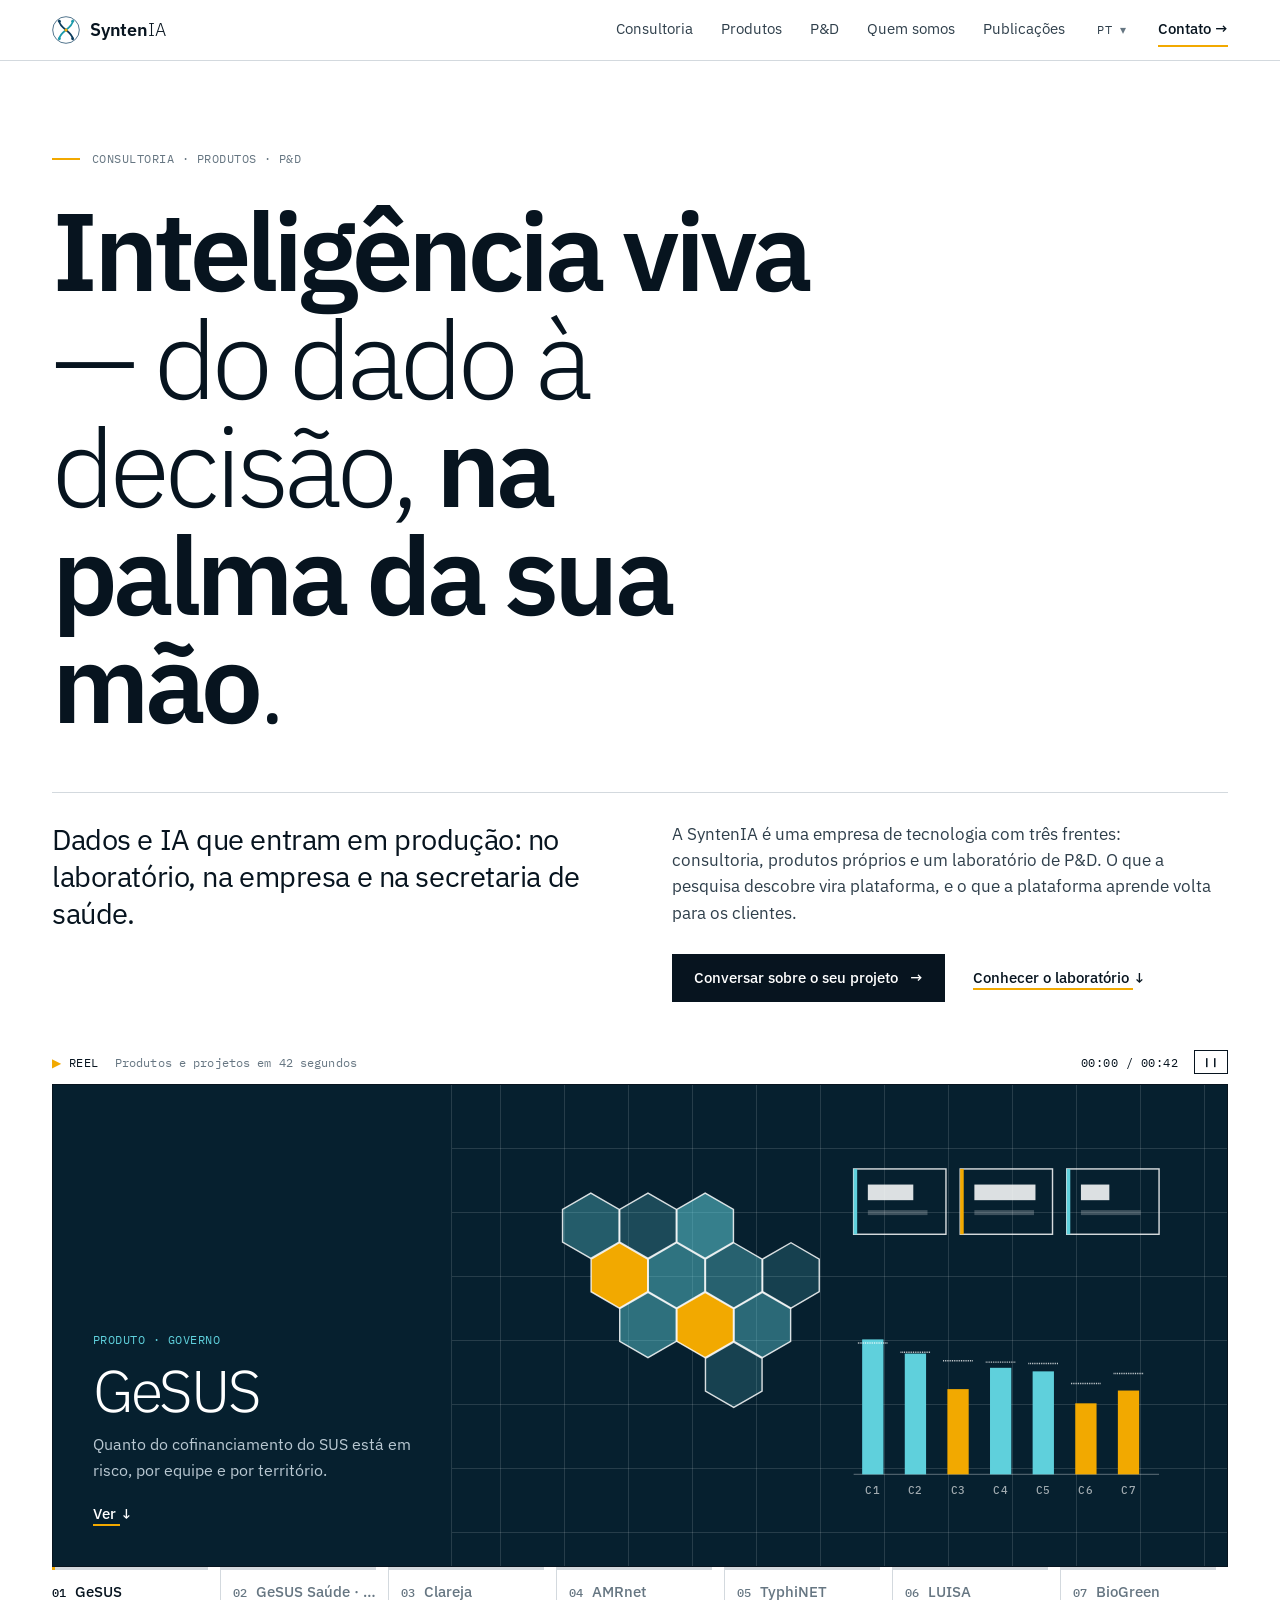
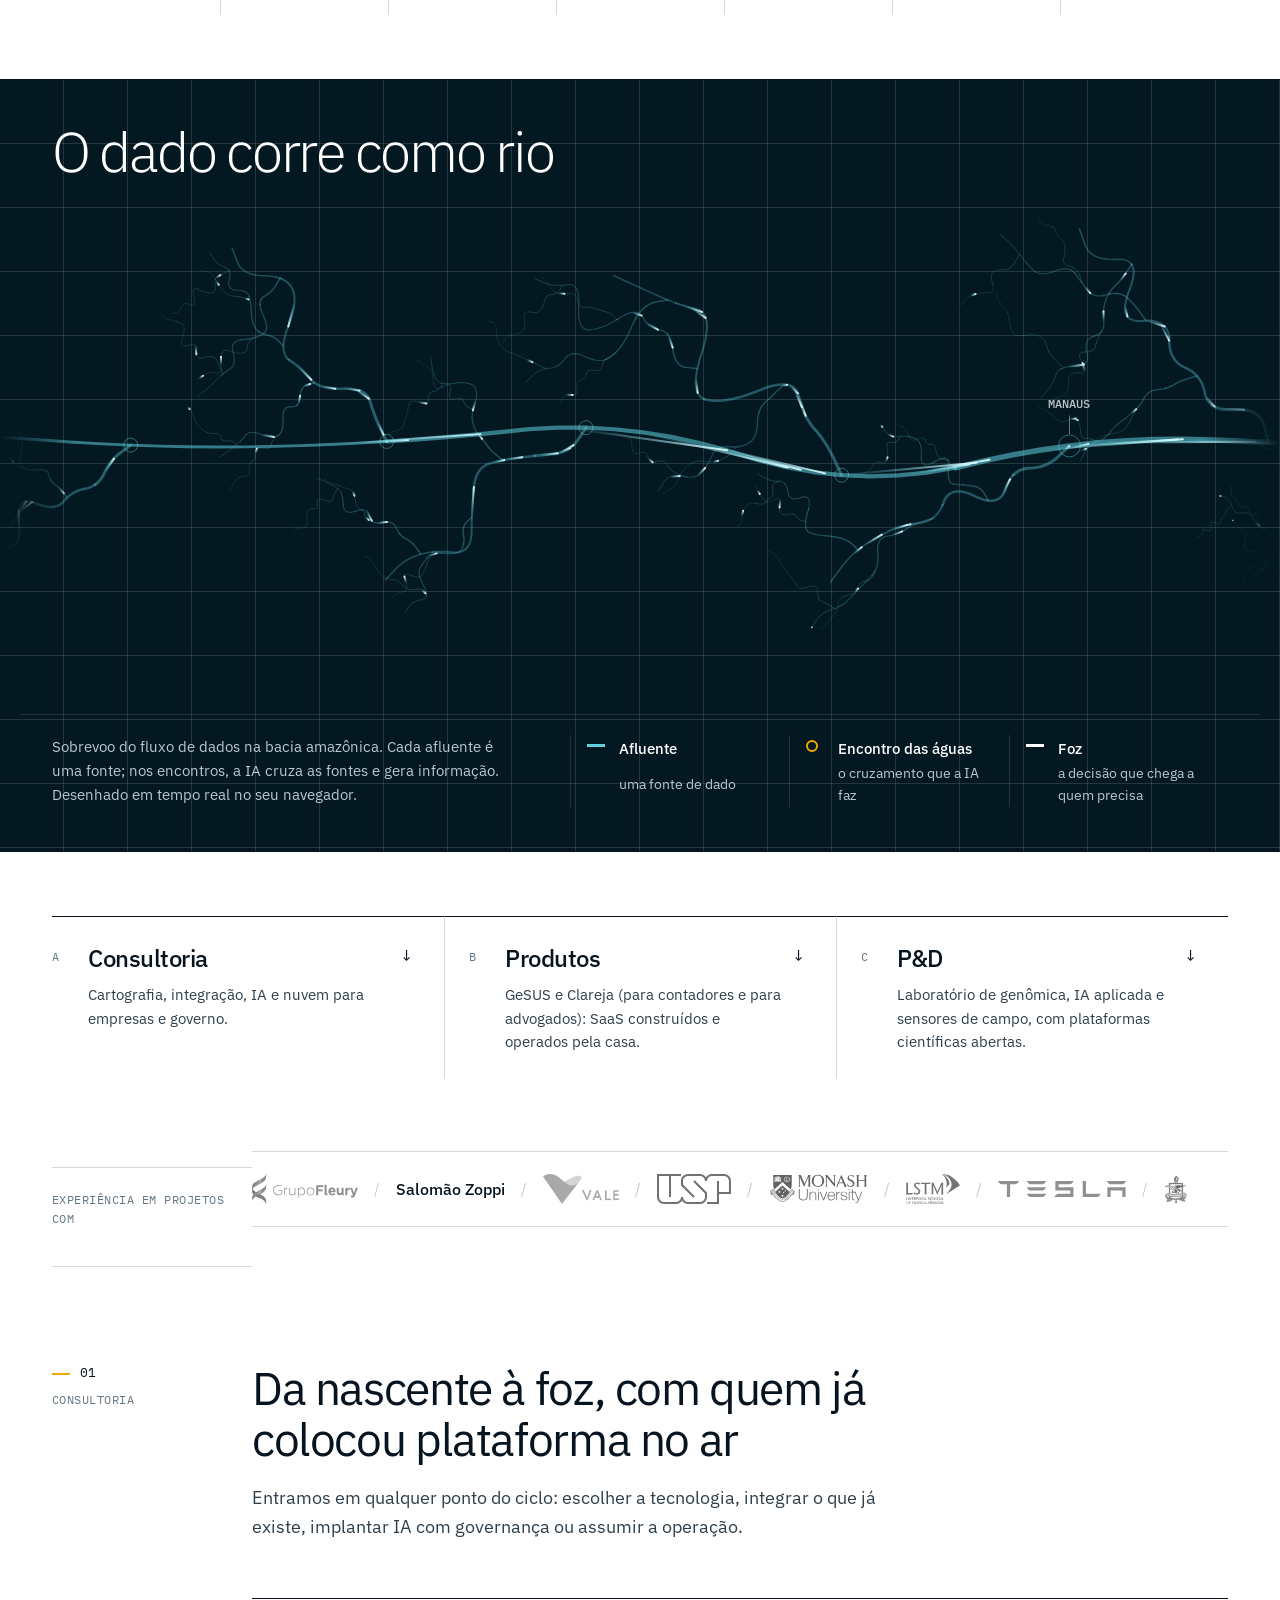
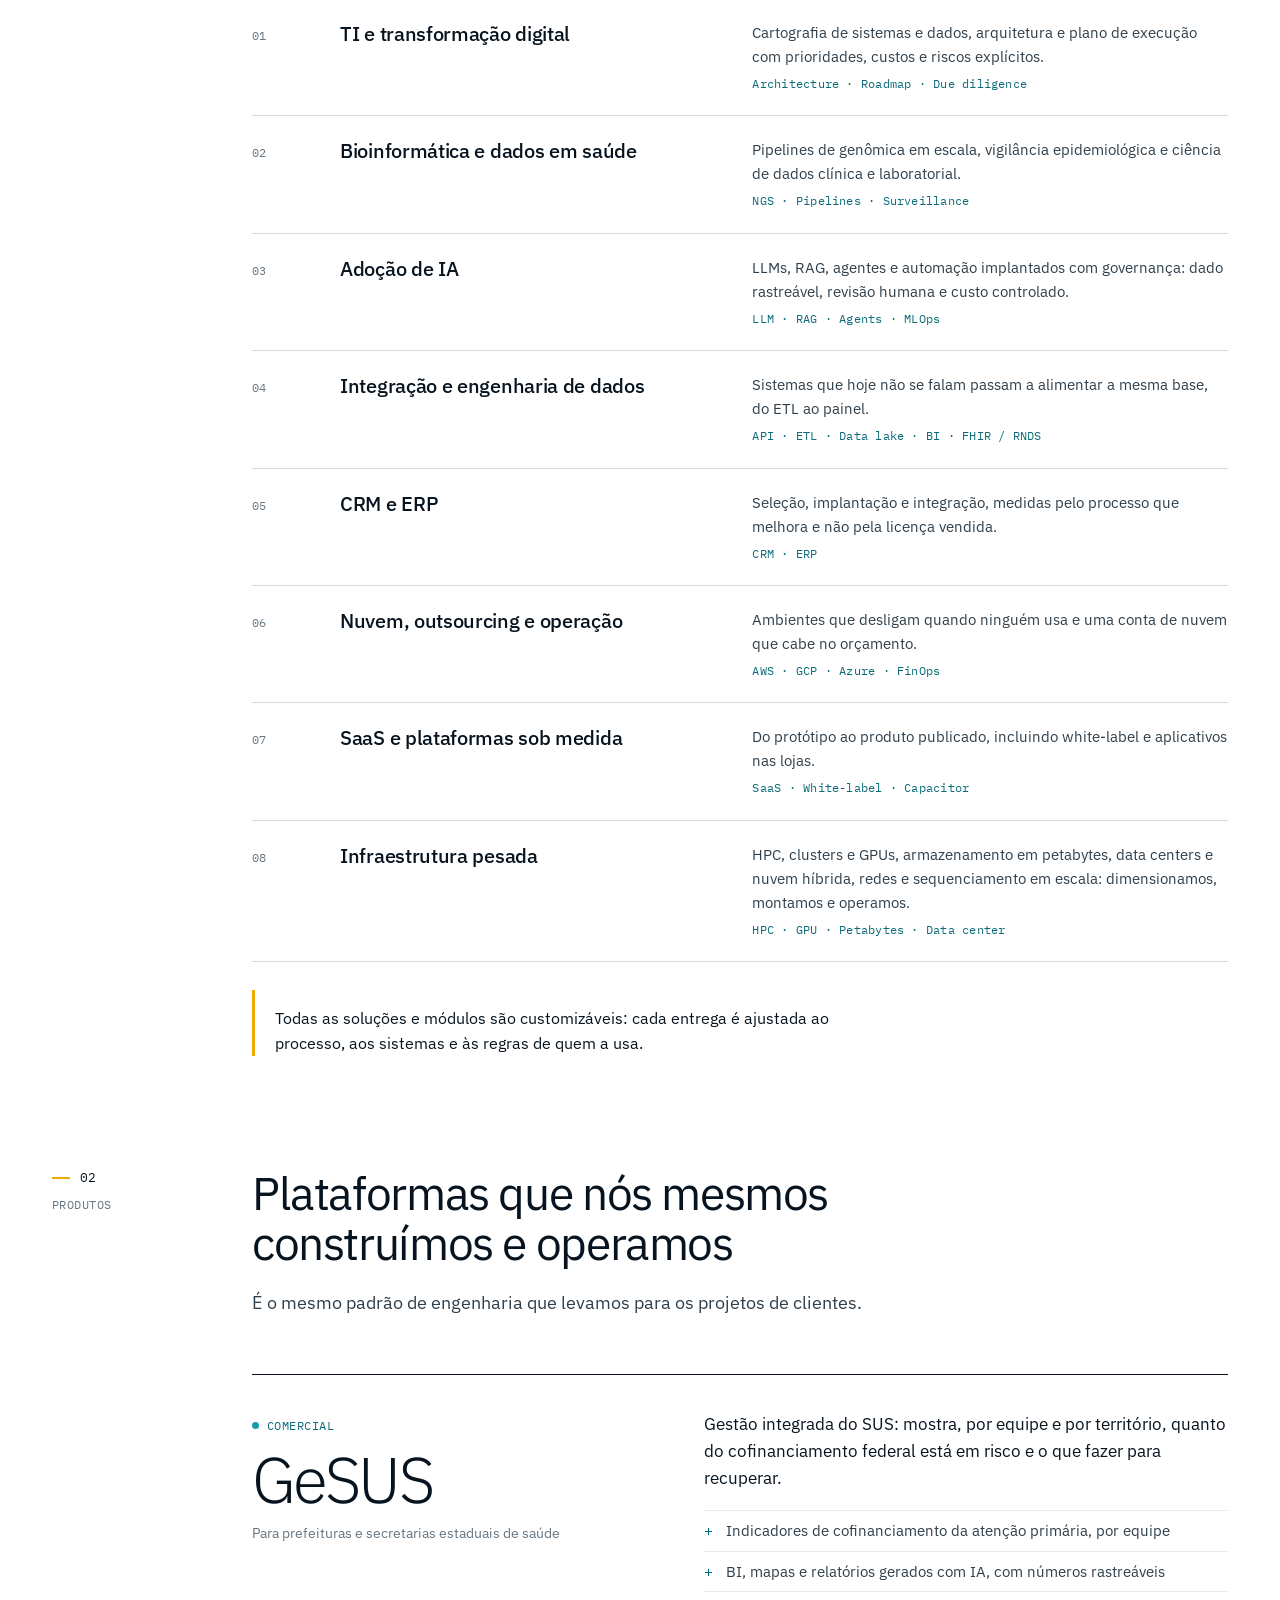
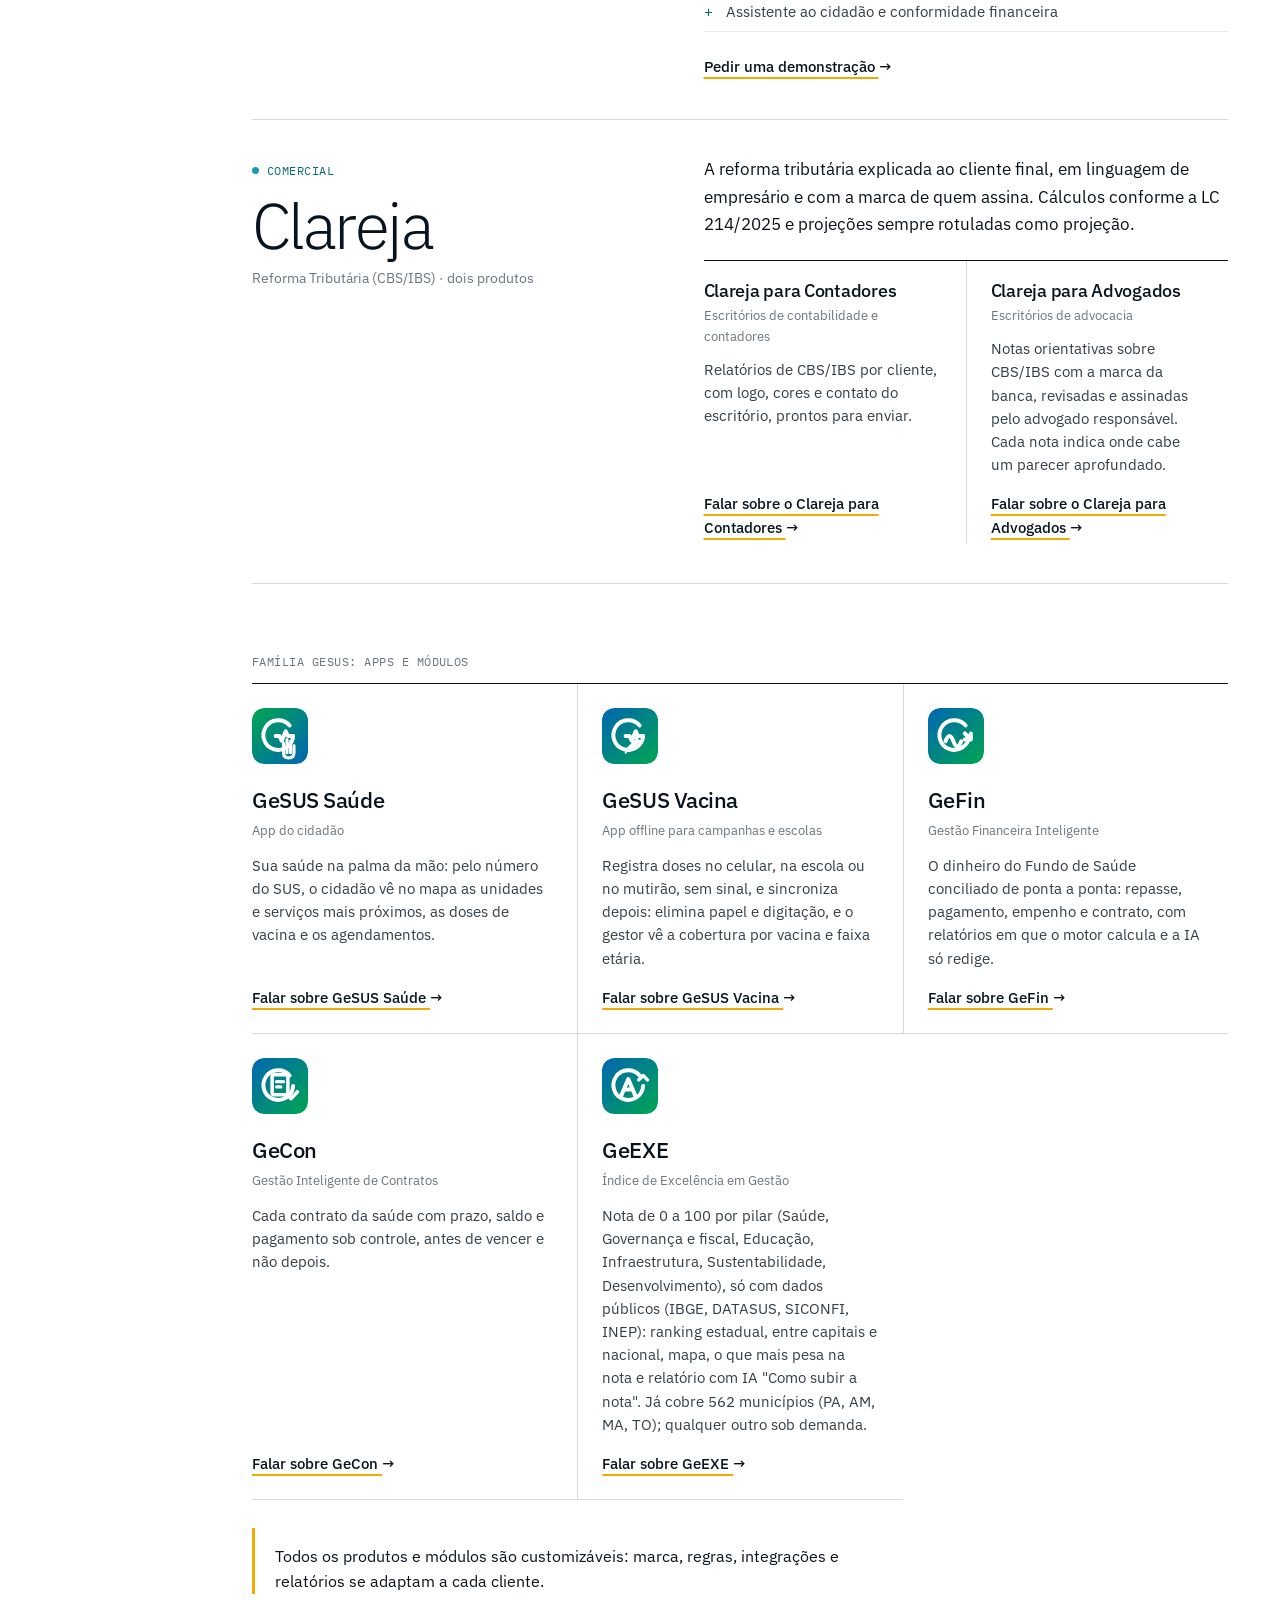
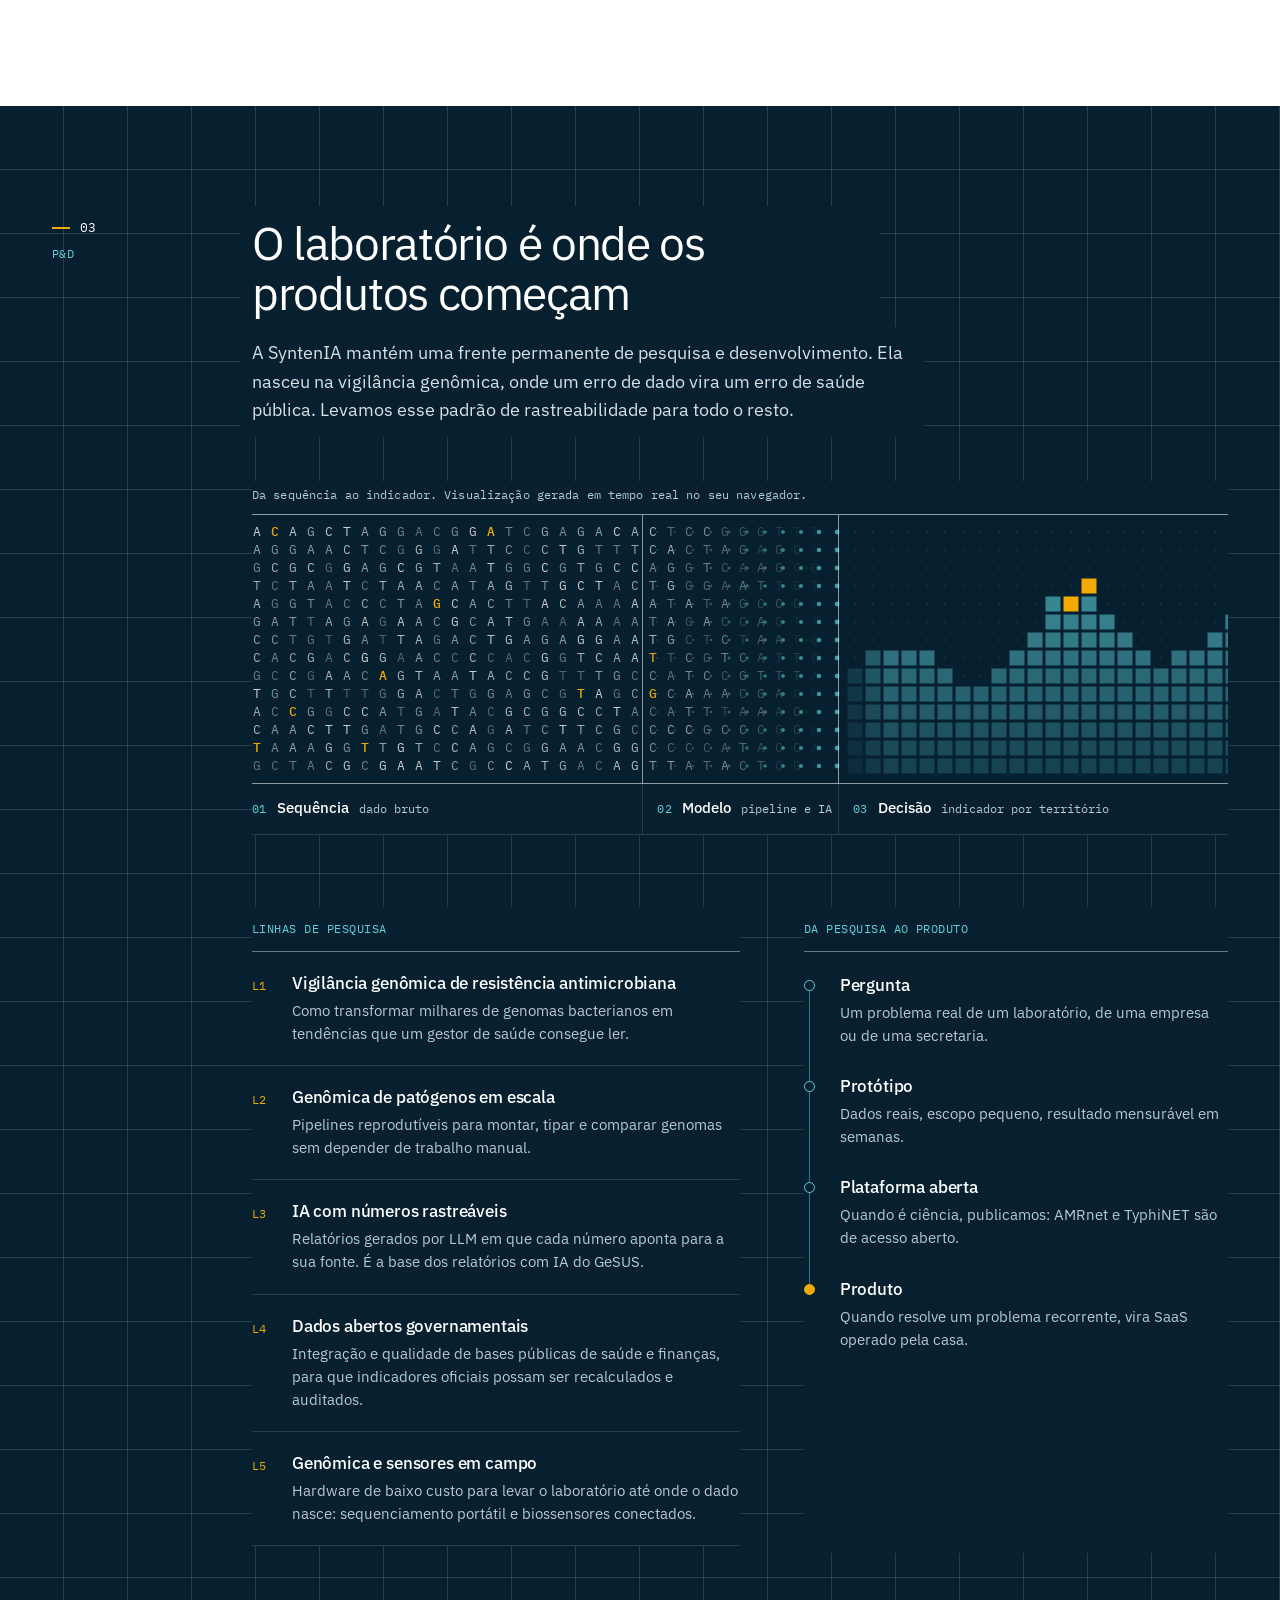
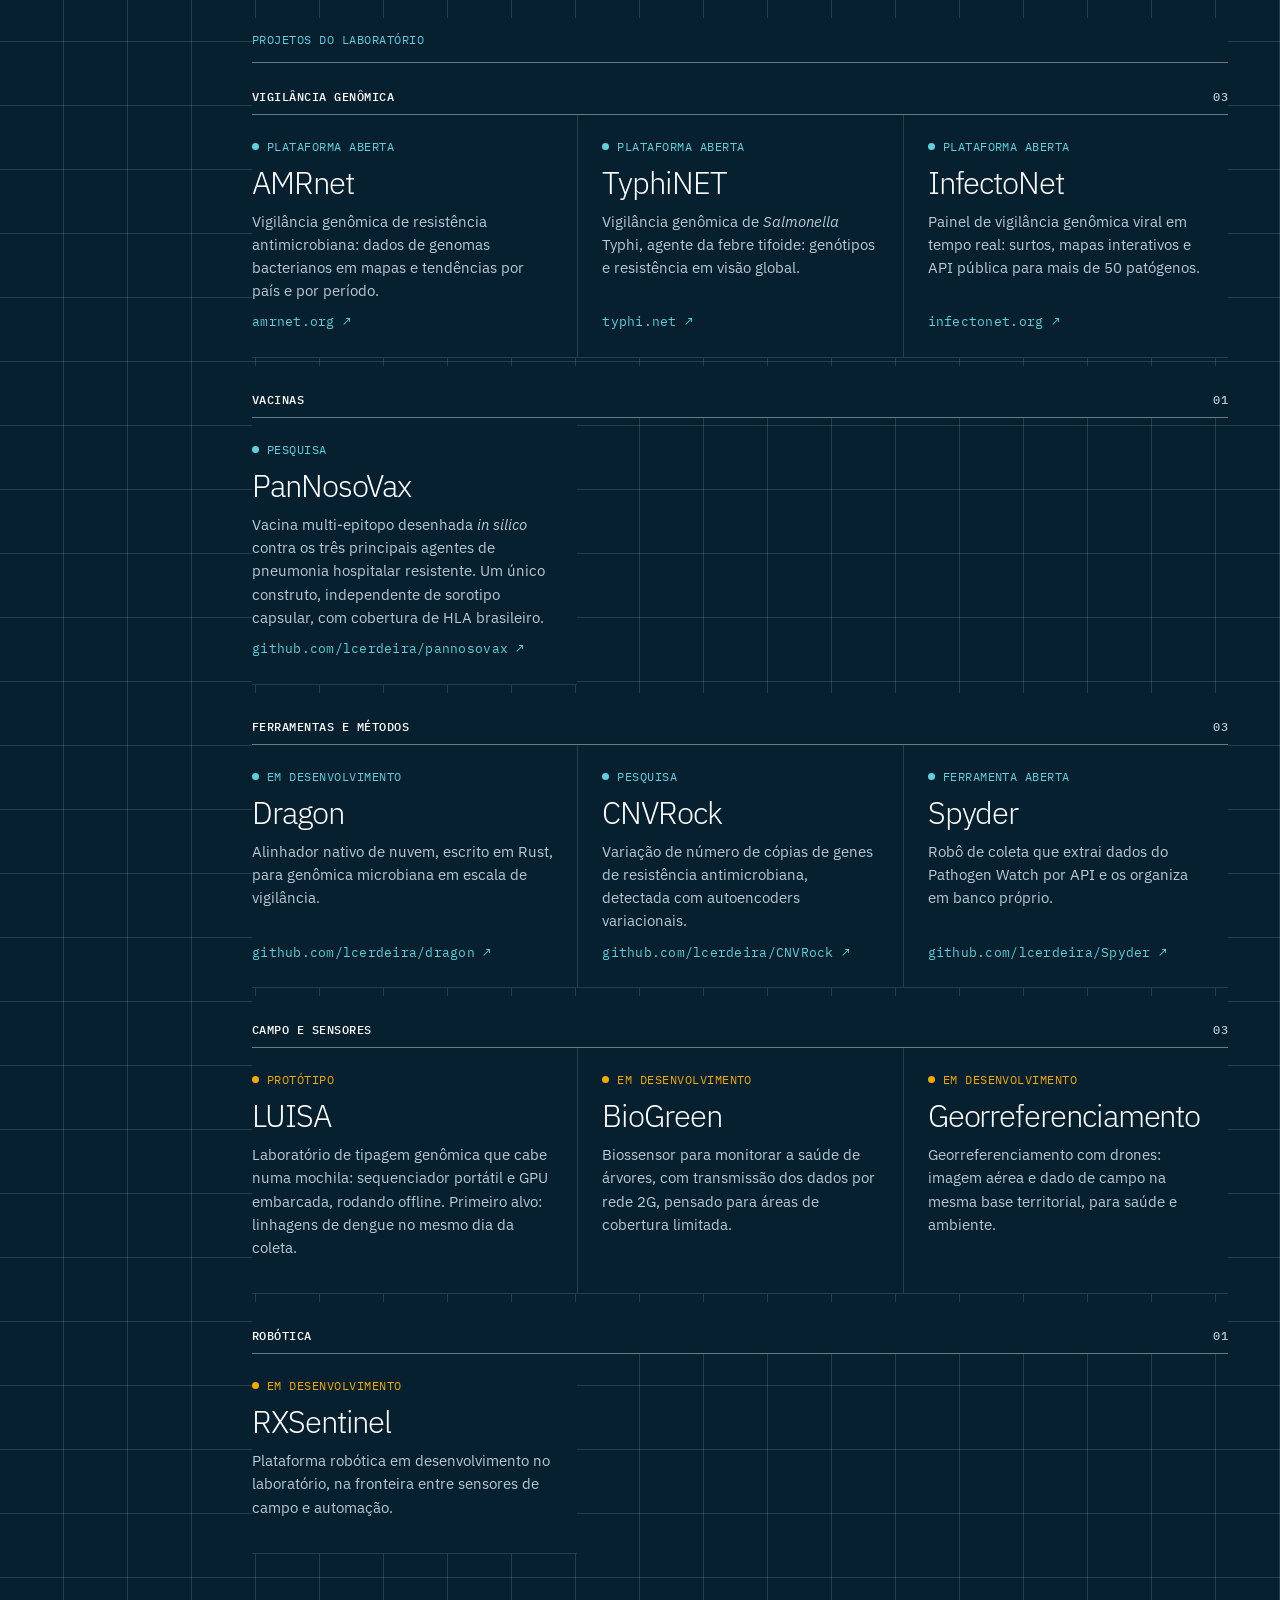
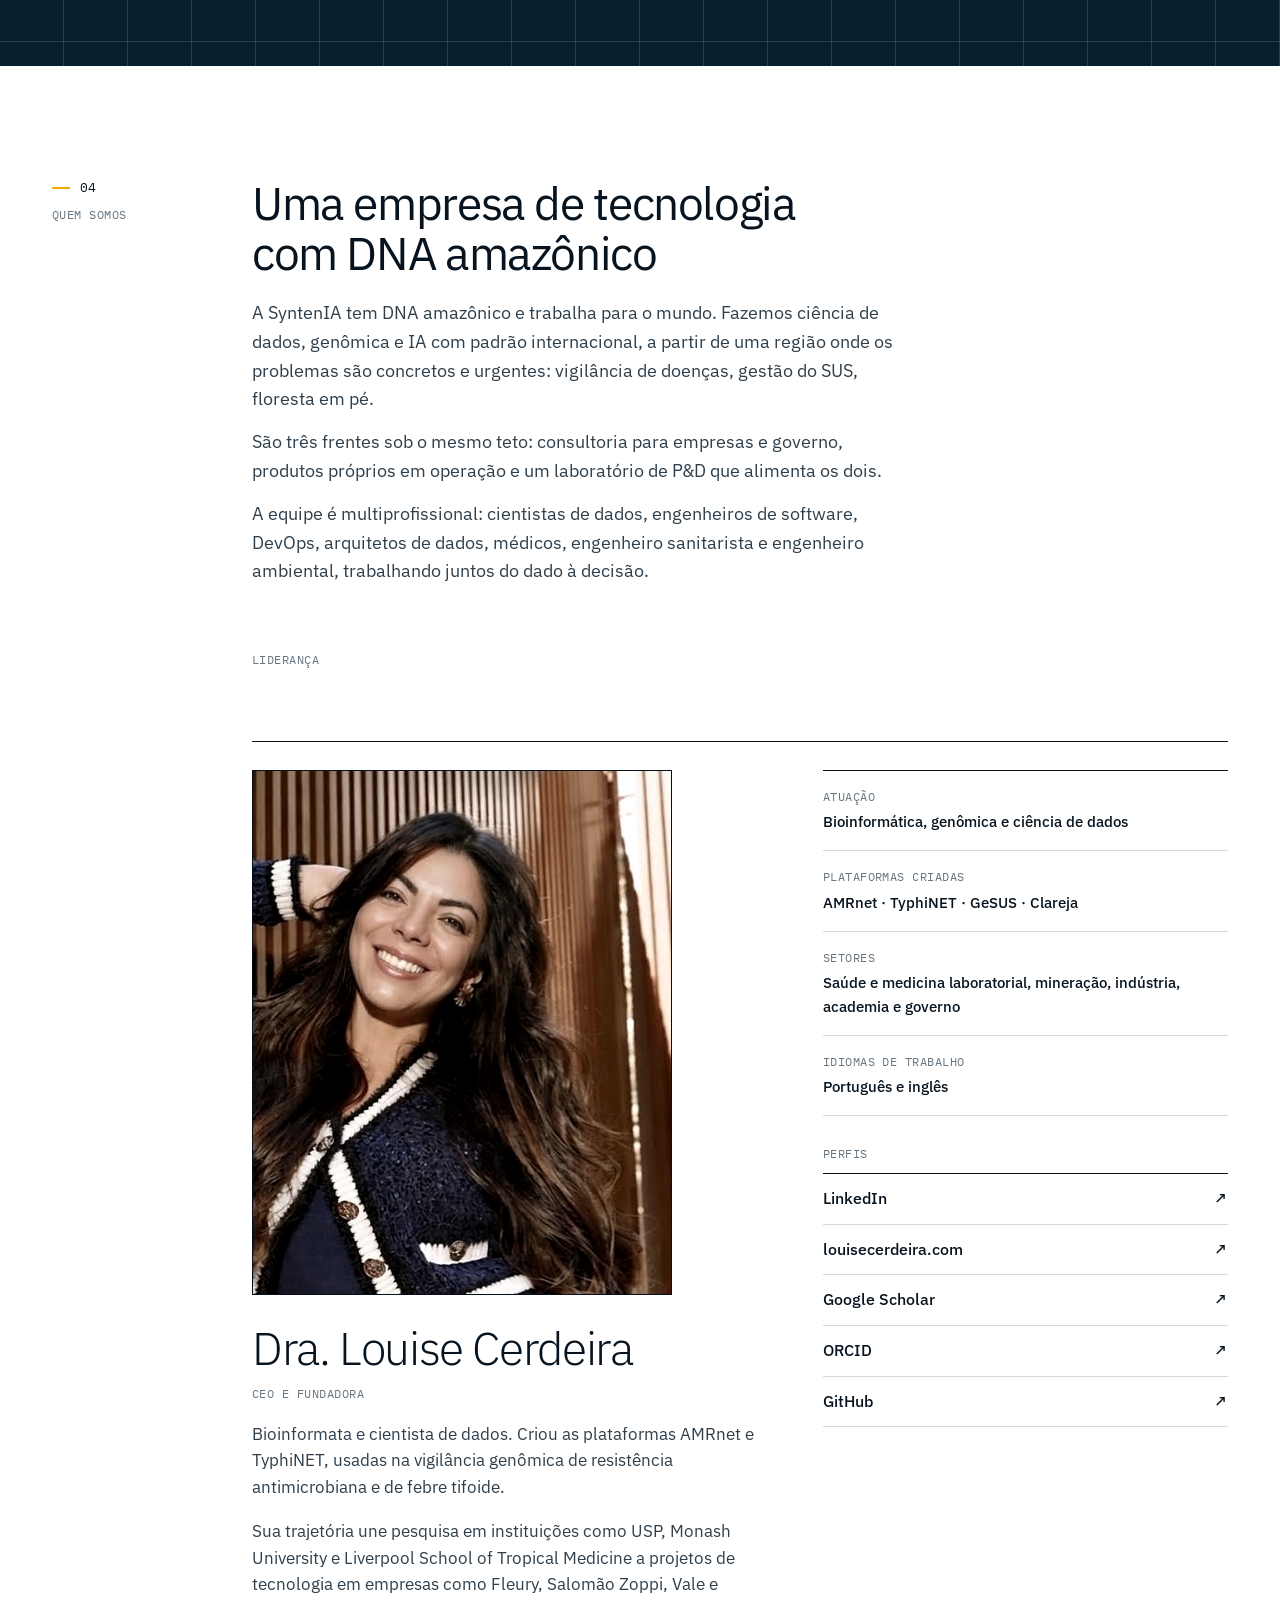
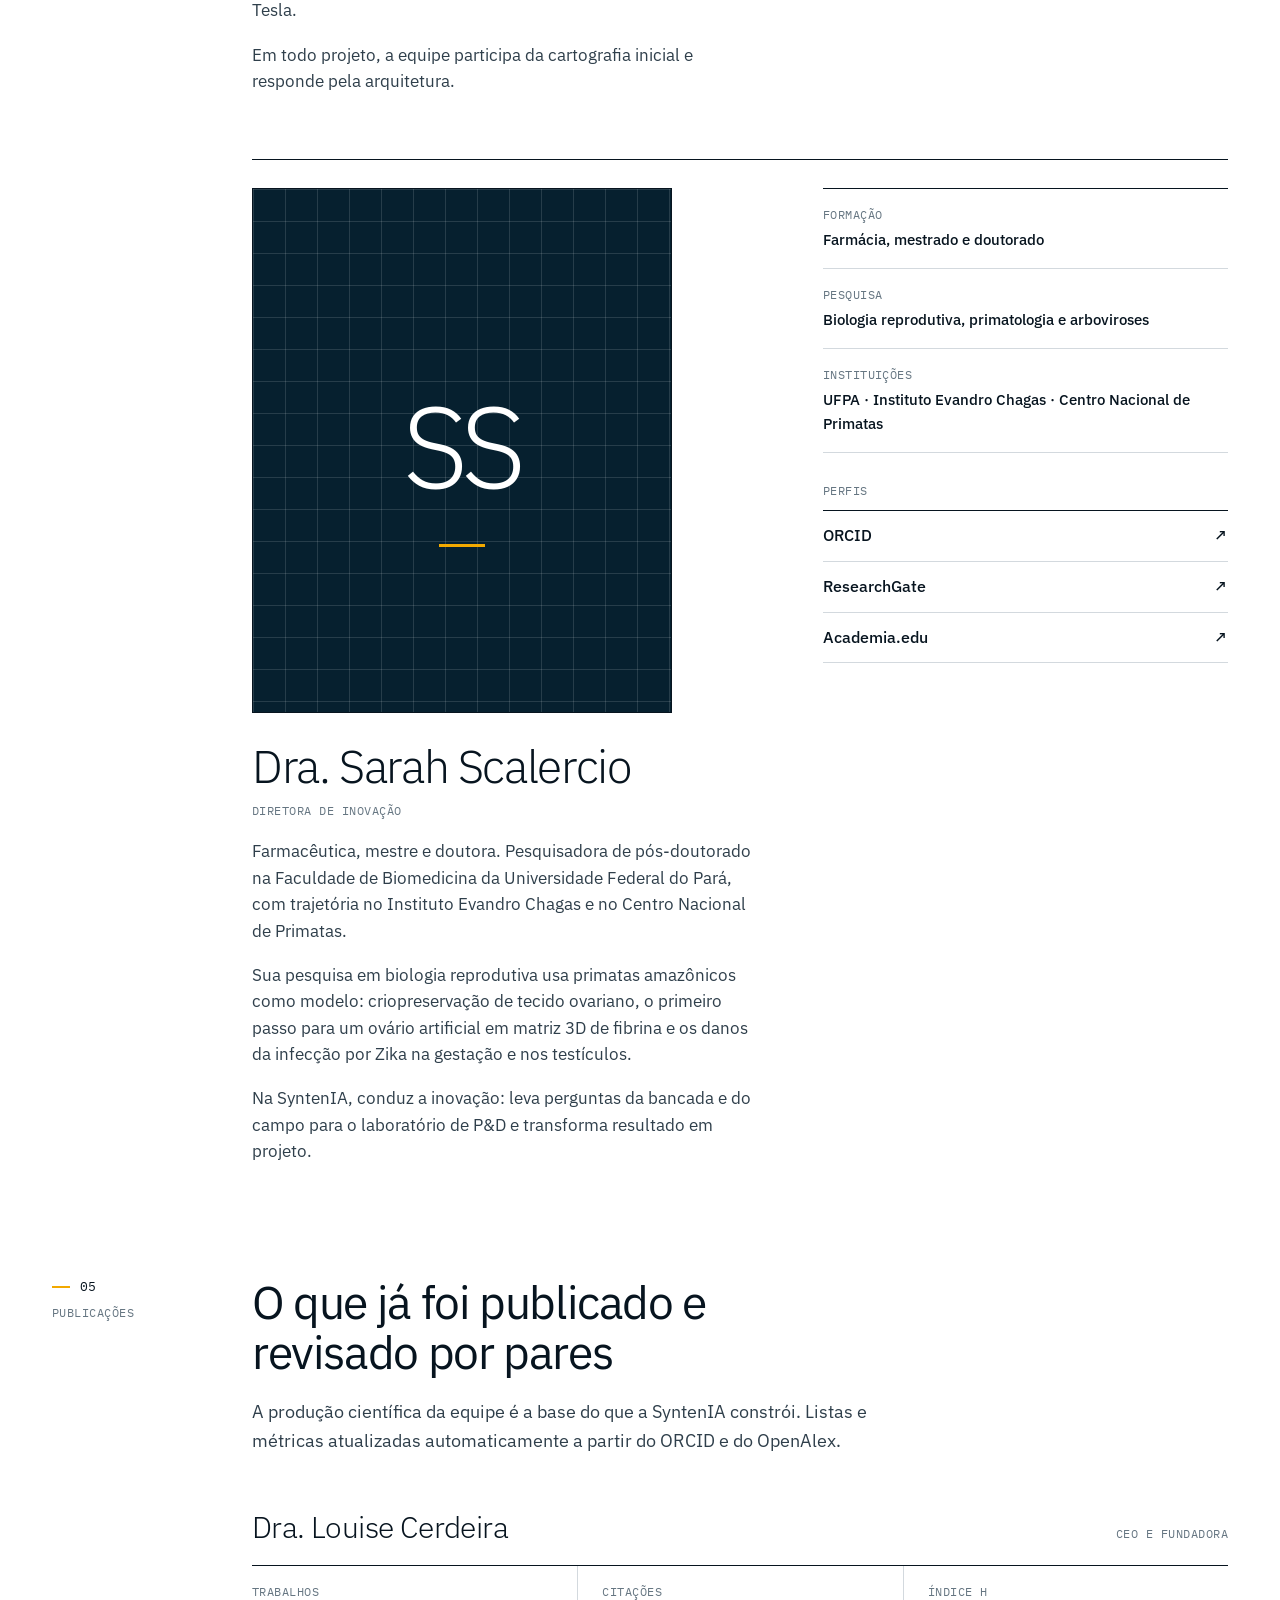
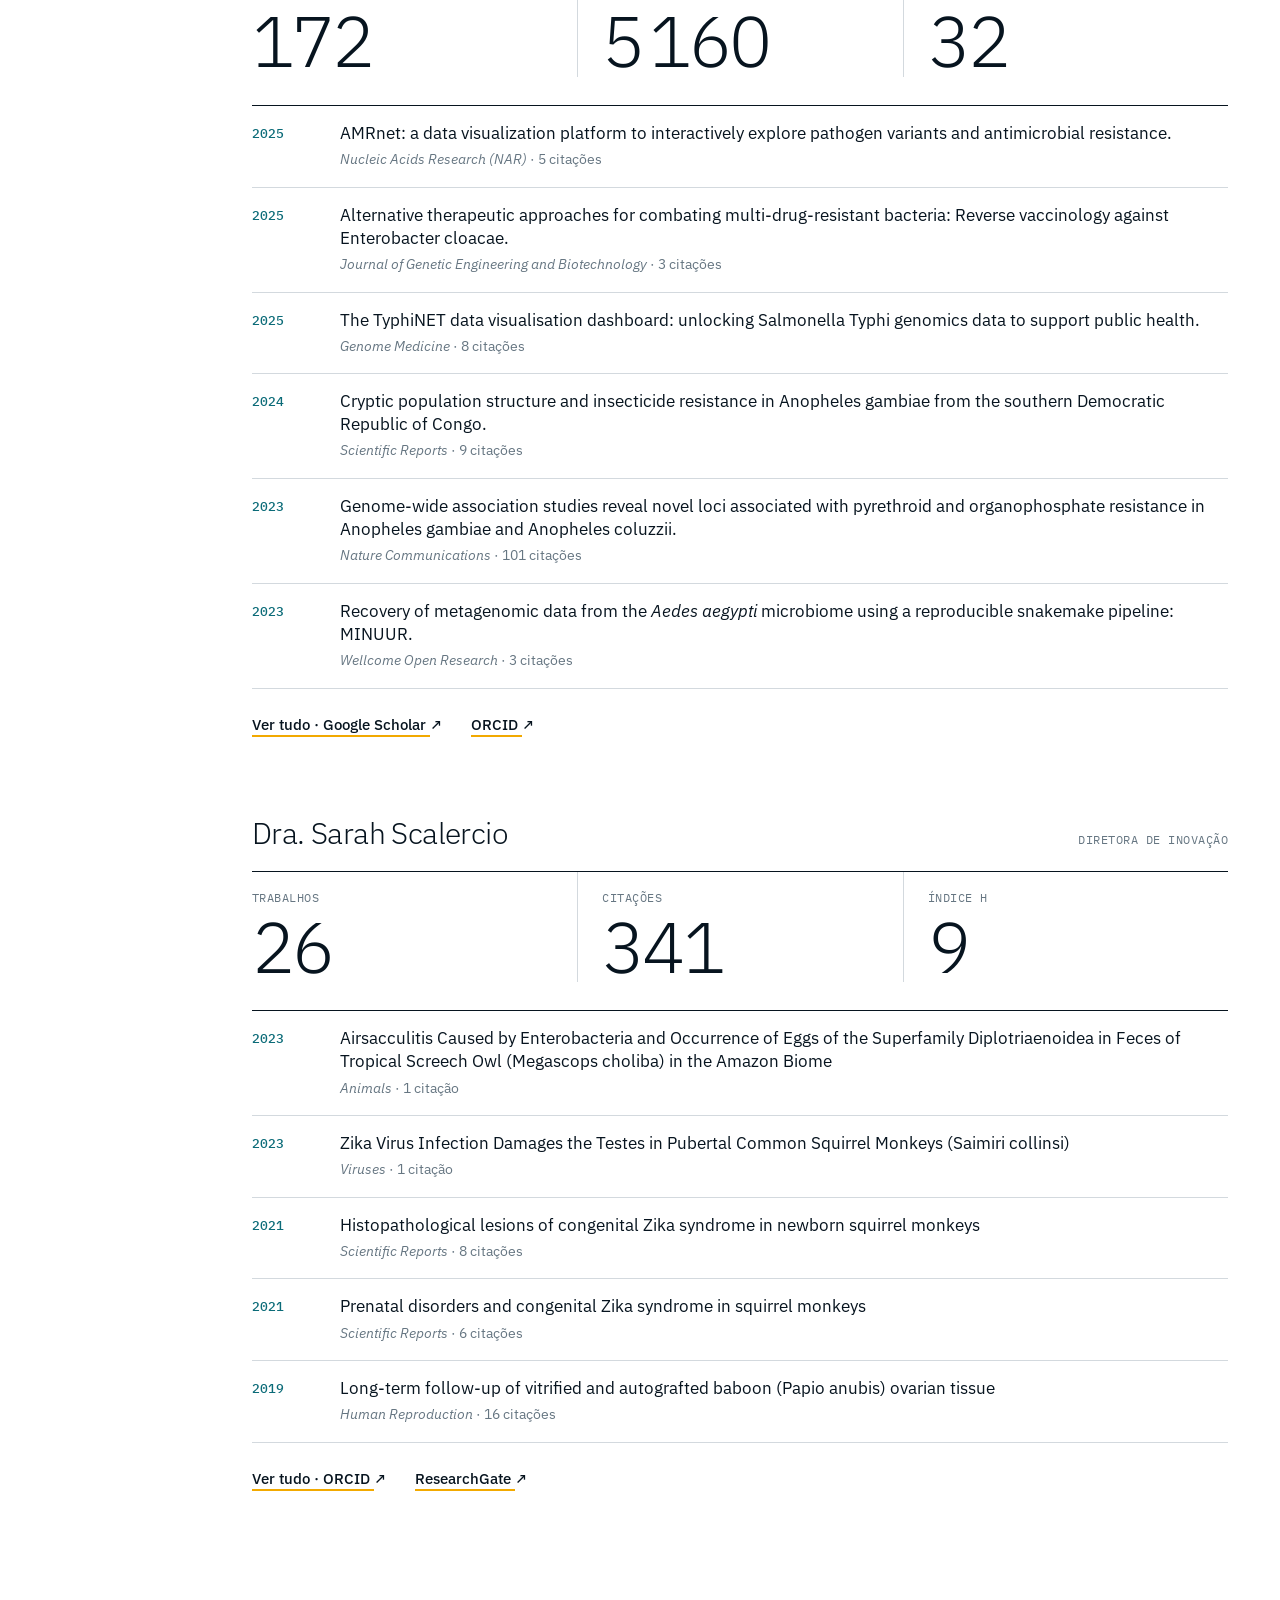
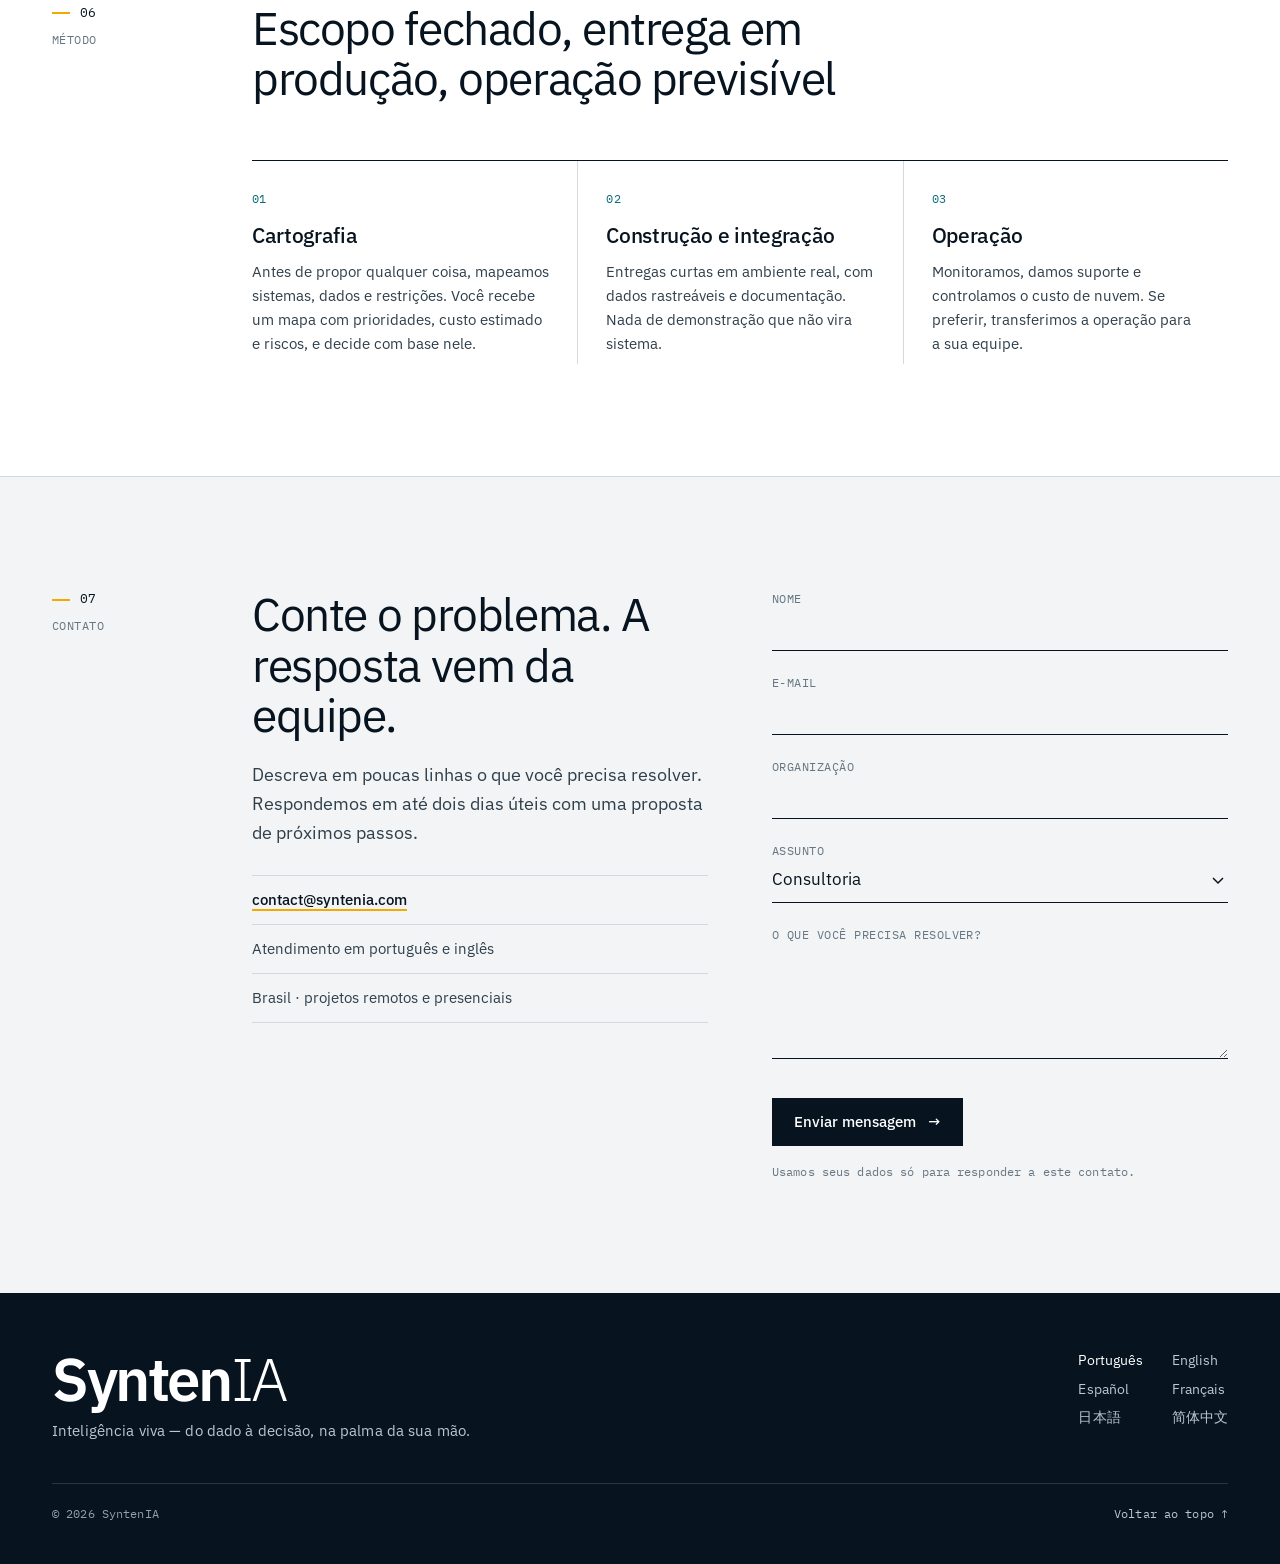
<file: index.html>
<!doctype html>
<html lang="pt-BR">
<head>
<meta charset="utf-8">
<meta name="viewport" content="width=device-width, initial-scale=1">
<title>SyntenIA — Inteligência viva, do dado à decisão: consultoria, produtos e P&amp;D em dados e IA</title>
<meta name="description" content="Empresa de tecnologia com três frentes: consultoria, produtos próprios (GeSUS, Clareja) e um laboratório de P&amp;D em genômica e IA aplicada, criador das plataformas AMRnet e TyphiNET.">
<link rel="canonical" href="https://syntenia.com/">
<link rel="alternate" hreflang="pt-BR" href="https://syntenia.com/">
<link rel="alternate" hreflang="en" href="https://syntenia.com/en/">
<link rel="alternate" hreflang="es" href="https://syntenia.com/es/">
<link rel="alternate" hreflang="fr" href="https://syntenia.com/fr/">
<link rel="alternate" hreflang="ja" href="https://syntenia.com/ja/">
<link rel="alternate" hreflang="zh-Hans" href="https://syntenia.com/zh/">
<link rel="alternate" hreflang="x-default" href="https://syntenia.com/">
<meta property="og:title" content="SyntenIA — Inteligência viva, do dado à decisão: consultoria, produtos e P&amp;D em dados e IA">
<meta property="og:description" content="Empresa de tecnologia com três frentes: consultoria, produtos próprios (GeSUS, Clareja) e um laboratório de P&amp;D em genômica e IA aplicada, criador das plataformas AMRnet e TyphiNET.">
<meta property="og:type" content="website">
<meta property="og:locale" content="pt_BR">
<meta name="theme-color" content="#06202f">
<link rel="icon" href="assets/favicon.svg" type="image/svg+xml">
<link rel="icon" href="assets/favicon-32.png" type="image/png" sizes="32x32">
<link rel="apple-touch-icon" href="assets/favicon-180.png" sizes="180x180">
<link rel="manifest" href="site.webmanifest">
<link rel="preconnect" href="https://fonts.googleapis.com">
<link rel="preconnect" href="https://fonts.gstatic.com" crossorigin>
<link href="https://fonts.googleapis.com/css2?family=IBM+Plex+Mono:wght@400;500&family=IBM+Plex+Sans:wght@300;400;500;600&display=swap" rel="stylesheet">
<link rel="stylesheet" href="styles.css">
</head>
<body>
<!-- Gerado por build.py a partir de src/content/pt.json. Não editar à mão. -->

<header class="top">
  <div class="frame">
    <a class="brand" href="#" aria-label="SyntenIA"><img src="assets/simbolo.svg" alt="" width="28" height="28"><span><b>Synten</b>IA</span></a>
    <nav aria-label="SyntenIA">
      <a href="#servicos">Consultoria</a>
      <a href="#produtos">Produtos</a>
      <a href="#pd">P&amp;D</a>
      <a href="#sobre">Quem somos</a>
      <a href="#publicacoes">Publicações</a>
    </nav>
    <details class="lang">
      <summary aria-label="Idioma">PT</summary>
      <ul>
        <li><a href="./" hreflang="pt-BR" lang="pt-BR" aria-current="page">Português</a></li>
        <li><a href="en/" hreflang="en" lang="en">English</a></li>
        <li><a href="es/" hreflang="es" lang="es">Español</a></li>
        <li><a href="fr/" hreflang="fr" lang="fr">Français</a></li>
        <li><a href="ja/" hreflang="ja" lang="ja">日本語</a></li>
        <li><a href="zh/" hreflang="zh-Hans" lang="zh-Hans">简体中文</a></li>
      </ul>
    </details>
    <a class="navcta" href="#contato">Contato <span aria-hidden="true">→</span></a>
  </div>
</header>

<main>
<section class="hero frame">
  <p class="kicker">Consultoria · Produtos · P&amp;D</p>
  <h1><em>Inteligência viva</em> — do dado à decisão, <em>na palma da sua mão</em>.</h1>
  <div class="hero-grid">
    <p class="lead">Dados e IA que entram em produção: no laboratório, na empresa e na secretaria de saúde.</p>
    <div>
      <p class="sub">A SyntenIA é uma empresa de tecnologia com três frentes: consultoria, produtos próprios e um laboratório de P&amp;D. O que a pesquisa descobre vira plataforma, e o que a plataforma aprende volta para os clientes.</p>
      <div class="cta-row">
        <a class="btn" href="#contato">Conversar sobre o seu projeto <span aria-hidden="true">→</span></a>
        <a class="link" href="#pd">Conhecer o laboratório <span aria-hidden="true">↓</span></a>
      </div>
    </div>
  </div>
</section>

<section class="reel frame" id="reel" aria-roledescription="carousel" aria-label="Produtos e projetos em 42 segundos">
  <div class="reel-bar">
    <span class="k">Reel</span><span class="ttl">Produtos e projetos em 42 segundos</span>
    <span class="tc" id="reel-tc" aria-hidden="true">00:00 / 00:42</span>
    <button type="button" id="reel-toggle" data-pause="Pausar" data-play="Reproduzir" aria-label="Pausar"><span aria-hidden="true">❙❙</span></button>
  </div>
  <div class="reel-stage">
      <article class="scene on" data-i="0" aria-roledescription="slide" aria-label="1 / 7: GeSUS">
        <div class="cap"><span class="tag">Produto · Governo</span><h2>GeSUS</h2><p>Quanto do cofinanciamento do SUS está em risco, por equipe e por território.</p><a class="link" href="#produtos">Ver <span aria-hidden="true">↓</span></a></div>
        <div class="art"><svg viewBox="0 0 1000 620" preserveAspectRatio="xMidYMid meet" aria-hidden="true" focusable="false"><polygon class="s-teal-fill pop" fill-opacity="0.34" points="189.8,193.0 150.0,216.0 110.2,193.0 110.2,147.0 150.0,124.0 189.8,147.0" style="--d:0.15s"/><polygon class="s-line draw" pathLength="1" points="189.8,193.0 150.0,216.0 110.2,193.0 110.2,147.0 150.0,124.0 189.8,147.0" style="--d:0.05s"/><polygon class="s-teal-fill pop" fill-opacity="0.24" points="270.3,193.0 230.5,216.0 190.7,193.0 190.7,147.0 230.5,124.0 270.3,147.0" style="--d:0.22s"/><polygon class="s-line draw" pathLength="1" points="270.3,193.0 230.5,216.0 190.7,193.0 190.7,147.0 230.5,124.0 270.3,147.0" style="--d:0.12s"/><polygon class="s-teal-fill pop" fill-opacity="0.54" points="350.8,193.0 311.0,216.0 271.2,193.0 271.2,147.0 311.0,124.0 350.8,147.0" style="--d:0.29s"/><polygon class="s-line draw" pathLength="1" points="350.8,193.0 311.0,216.0 271.2,193.0 271.2,147.0 311.0,124.0 350.8,147.0" style="--d:0.19s"/><polygon class="s-amber-fill pop" points="230.1,262.9 190.2,285.9 150.4,262.9 150.4,216.9 190.2,193.9 230.1,216.9" style="--d:0.36s"/><polygon class="s-line draw" pathLength="1" points="230.1,262.9 190.2,285.9 150.4,262.9 150.4,216.9 190.2,193.9 230.1,216.9" style="--d:0.26s"/><polygon class="s-teal-fill pop" fill-opacity="0.47" points="310.6,262.9 270.8,285.9 230.9,262.9 230.9,216.9 270.8,193.9 310.6,216.9" style="--d:0.43s"/><polygon class="s-line draw" pathLength="1" points="310.6,262.9 270.8,285.9 230.9,262.9 230.9,216.9 270.8,193.9 310.6,216.9" style="--d:0.33s"/><polygon class="s-teal-fill pop" fill-opacity="0.37" points="391.1,262.9 351.2,285.9 311.4,262.9 311.4,216.9 351.2,193.9 391.1,216.9" style="--d:0.50s"/><polygon class="s-line draw" pathLength="1" points="391.1,262.9 351.2,285.9 311.4,262.9 311.4,216.9 351.2,193.9 391.1,216.9" style="--d:0.40s"/><polygon class="s-teal-fill pop" fill-opacity="0.18" points="471.6,262.9 431.8,285.9 391.9,262.9 391.9,216.9 431.8,193.9 471.6,216.9" style="--d:0.57s"/><polygon class="s-line draw" pathLength="1" points="471.6,262.9 431.8,285.9 391.9,262.9 391.9,216.9 431.8,193.9 471.6,216.9" style="--d:0.47s"/><polygon class="s-teal-fill pop" fill-opacity="0.45" points="270.3,332.8 230.5,355.8 190.7,332.8 190.7,286.8 230.5,263.8 270.3,286.8" style="--d:0.64s"/><polygon class="s-line draw" pathLength="1" points="270.3,332.8 230.5,355.8 190.7,332.8 190.7,286.8 230.5,263.8 270.3,286.8" style="--d:0.54s"/><polygon class="s-amber-fill pop" points="350.8,332.8 311.0,355.8 271.2,332.8 271.2,286.8 311.0,263.8 350.8,286.8" style="--d:0.71s"/><polygon class="s-line draw" pathLength="1" points="350.8,332.8 311.0,355.8 271.2,332.8 271.2,286.8 311.0,263.8 350.8,286.8" style="--d:0.61s"/><polygon class="s-teal-fill pop" fill-opacity="0.41" points="431.3,332.8 391.5,355.8 351.7,332.8 351.7,286.8 391.5,263.8 431.3,286.8" style="--d:0.78s"/><polygon class="s-line draw" pathLength="1" points="431.3,332.8 391.5,355.8 351.7,332.8 351.7,286.8 391.5,263.8 431.3,286.8" style="--d:0.68s"/><polygon class="s-teal-fill pop" fill-opacity="0.19" points="391.1,402.8 351.2,425.8 311.4,402.8 311.4,356.8 351.2,333.8 391.1,356.8" style="--d:0.85s"/><polygon class="s-line draw" pathLength="1" points="391.1,402.8 351.2,425.8 311.4,402.8 311.4,356.8 351.2,333.8 391.1,356.8" style="--d:0.75s"/><rect class="s-line draw" pathLength="1" x="520" y="90" width="130" height="92" style="--d:0.30s"/><rect class="s-teal-fill pop" x="520" y="90" width="5" height="92" style="--d:0.50s"/><rect class="s-white-fill pop" x="540" y="112" width="64" height="22" style="--d:0.70s"/><rect class="s-dim-fill pop" x="540" y="148" width="84" height="7" style="--d:0.80s"/><rect class="s-line draw" pathLength="1" x="670" y="90" width="130" height="92" style="--d:0.45s"/><rect class="s-amber-fill pop" x="670" y="90" width="5" height="92" style="--d:0.65s"/><rect class="s-white-fill pop" x="690" y="112" width="86" height="22" style="--d:0.85s"/><rect class="s-dim-fill pop" x="690" y="148" width="84" height="7" style="--d:0.95s"/><rect class="s-line draw" pathLength="1" x="820" y="90" width="130" height="92" style="--d:0.60s"/><rect class="s-teal-fill pop" x="820" y="90" width="5" height="92" style="--d:0.80s"/><rect class="s-white-fill pop" x="840" y="112" width="40" height="22" style="--d:1.00s"/><rect class="s-dim-fill pop" x="840" y="148" width="84" height="7" style="--d:1.10s"/><line class="s-dim" x1="520" y1="520" x2="950" y2="520"/><rect class="s-teal-fill grow" x="532" y="330" width="30" height="190" style="--d:1.00s"/><line class="s-line s-dash draw" pathLength="1" x1="526" y1="335" x2="568" y2="335" style="--d:1.60s"/><text class="s-text" x="547" y="548" text-anchor="middle">C1</text><rect class="s-teal-fill grow" x="592" y="350" width="30" height="170" style="--d:1.10s"/><line class="s-line s-dash draw" pathLength="1" x1="586" y1="348" x2="628" y2="348" style="--d:1.65s"/><text class="s-text" x="607" y="548" text-anchor="middle">C2</text><rect class="s-amber-fill grow" x="652" y="400" width="30" height="120" style="--d:1.20s"/><line class="s-line s-dash draw" pathLength="1" x1="646" y1="360" x2="688" y2="360" style="--d:1.70s"/><text class="s-text" x="667" y="548" text-anchor="middle">C3</text><rect class="s-teal-fill grow" x="712" y="370" width="30" height="150" style="--d:1.30s"/><line class="s-line s-dash draw" pathLength="1" x1="706" y1="362" x2="748" y2="362" style="--d:1.75s"/><text class="s-text" x="727" y="548" text-anchor="middle">C4</text><rect class="s-teal-fill grow" x="772" y="375" width="30" height="145" style="--d:1.40s"/><line class="s-line s-dash draw" pathLength="1" x1="766" y1="364" x2="808" y2="364" style="--d:1.80s"/><text class="s-text" x="787" y="548" text-anchor="middle">C5</text><rect class="s-amber-fill grow" x="832" y="420" width="30" height="100" style="--d:1.50s"/><line class="s-line s-dash draw" pathLength="1" x1="826" y1="392" x2="868" y2="392" style="--d:1.85s"/><text class="s-text" x="847" y="548" text-anchor="middle">C6</text><rect class="s-amber-fill grow" x="892" y="402" width="30" height="118" style="--d:1.60s"/><line class="s-line s-dash draw" pathLength="1" x1="886" y1="378" x2="928" y2="378" style="--d:1.90s"/><text class="s-text" x="907" y="548" text-anchor="middle">C7</text></svg></div>
      </article>
      <article class="scene" data-i="1" aria-roledescription="slide" aria-label="2 / 7: GeSUS Saúde · Vacina">
        <div class="cap"><span class="tag">Produto · Apps</span><h2>GeSUS Saúde · Vacina</h2><p>O cidadão com a saúde na palma da mão; a campanha de vacinação sem papel, mesmo offline.</p><a class="link" href="#produtos">Ver <span aria-hidden="true">↓</span></a></div>
        <div class="art"><svg viewBox="0 0 1000 620" preserveAspectRatio="xMidYMid meet" aria-hidden="true" focusable="false"><rect class="s-line draw" pathLength="1" x="150" y="60" width="270" height="500" rx="28" style="--d:0.10s"/><rect class="s-page pop" x="164" y="76" width="242" height="468" rx="16" style="--d:0.30s"/><rect class="s-dim-fill pop" x="255" y="88" width="60" height="6" rx="3" style="--d:0.40s"/><rect class="s-teal-fill pop" x="180" y="112" width="70" height="8" style="--d:0.50s"/><rect class="s-line draw" pathLength="1" x="560" y="60" width="270" height="500" rx="28" style="--d:1.00s"/><rect class="s-page pop" x="574" y="76" width="242" height="468" rx="16" style="--d:1.20s"/><rect class="s-dim-fill pop" x="665" y="88" width="60" height="6" rx="3" style="--d:1.30s"/><rect class="s-amber-fill pop" x="590" y="112" width="70" height="8" style="--d:1.40s"/><rect class="s-dim draw" pathLength="1" x="180" y="140" width="210" height="190" style="--d:0.50s"/><path class="s-dim draw" pathLength="1" d="M180 200 h 210" style="--d:0.60s"/><path class="s-dim draw" pathLength="1" d="M180 260 h 210" style="--d:0.68s"/><path class="s-dim draw" pathLength="1" d="M240 140 v 190" style="--d:0.76s"/><path class="s-dim draw" pathLength="1" d="M320 140 v 190" style="--d:0.84s"/><path class="s-teal s-thick draw" pathLength="1" d="M200 300 L240 260 L320 260 L360 210" style="--d:1.0s"/><circle class="s-teal-fill pop" cx="200" cy="300" r="7" style="--d:1.0s"/><path class="s-amber-fill pop" d="M360 176 c -14 0 -22 10 -22 22 c 0 16 22 38 22 38 s 22 -22 22 -38 c 0 -12 -8 -22 -22 -22 z" style="--d:1.5s"/><circle class="s-navy-fill pop" cx="360" cy="198" r="6" style="--d:1.6s"/><circle class="s-amber ping" cx="360" cy="212" r="10" style="--d:1.7s"/><rect class="s-dim-fill pop" x="180" y="360" width="150" height="8" style="--d:1.60s"/><rect class="s-teal-fill pop" x="356" y="354" width="20" height="20" style="--d:1.70s"/><path class="draw" pathLength="1" d="M360 364 l 5 5 l 10 -11" style="--d:1.90s;stroke:var(--navy);stroke-width:2.5;fill:none"/><rect class="s-dim-fill pop" x="180" y="402" width="120" height="8" style="--d:1.70s"/><rect class="s-teal-fill pop" x="356" y="396" width="20" height="20" style="--d:1.80s"/><path class="draw" pathLength="1" d="M360 406 l 5 5 l 10 -11" style="--d:2.00s;stroke:var(--navy);stroke-width:2.5;fill:none"/><rect class="s-dim-fill pop" x="180" y="444" width="160" height="8" style="--d:1.80s"/><rect class="s-teal-fill pop" x="356" y="438" width="20" height="20" style="--d:1.90s"/><path class="draw" pathLength="1" d="M360 448 l 5 5 l 10 -11" style="--d:2.10s;stroke:var(--navy);stroke-width:2.5;fill:none"/><rect class="s-dim-fill pop" x="180" y="486" width="100" height="8" style="--d:1.90s"/><rect class="s-dim-fill pop" x="356" y="480" width="20" height="20" style="--d:2.00s"/><g class="pop" style="--d:1.3s"><path class="s-dim" d="M760 100 a 22 22 0 0 1 30 0 M767 110 a 12 12 0 0 1 16 0"/><circle class="s-dim-fill" cx="775" cy="118" r="2.5"/><line class="s-amber s-thick" x1="758" y1="122" x2="794" y2="94"/></g><circle class="s-dim draw" pathLength="1" cx="604" cy="154" r="9" style="--d:1.30s"/><rect class="s-dim-fill pop" x="624" y="150" width="104" height="8" style="--d:1.35s"/><rect class="s-amber-fill pop" x="766" y="144" width="20" height="20" style="--d:1.80s"/><path class="draw" pathLength="1" d="M770 154 l 5 5 l 10 -11" style="--d:2.00s;stroke:var(--navy);stroke-width:2.5;fill:none"/><circle class="s-dim draw" pathLength="1" cx="604" cy="198" r="9" style="--d:1.38s"/><rect class="s-dim-fill pop" x="624" y="194" width="122" height="8" style="--d:1.43s"/><rect class="s-amber-fill pop" x="766" y="188" width="20" height="20" style="--d:1.92s"/><path class="draw" pathLength="1" d="M770 198 l 5 5 l 10 -11" style="--d:2.12s;stroke:var(--navy);stroke-width:2.5;fill:none"/><circle class="s-dim draw" pathLength="1" cx="604" cy="242" r="9" style="--d:1.46s"/><rect class="s-dim-fill pop" x="624" y="238" width="112" height="8" style="--d:1.51s"/><rect class="s-amber-fill pop" x="766" y="232" width="20" height="20" style="--d:2.04s"/><path class="draw" pathLength="1" d="M770 242 l 5 5 l 10 -11" style="--d:2.24s;stroke:var(--navy);stroke-width:2.5;fill:none"/><circle class="s-dim draw" pathLength="1" cx="604" cy="286" r="9" style="--d:1.54s"/><rect class="s-dim-fill pop" x="624" y="282" width="126" height="8" style="--d:1.59s"/><rect class="s-amber-fill pop" x="766" y="276" width="20" height="20" style="--d:2.16s"/><path class="draw" pathLength="1" d="M770 286 l 5 5 l 10 -11" style="--d:2.36s;stroke:var(--navy);stroke-width:2.5;fill:none"/><circle class="s-dim draw" pathLength="1" cx="604" cy="330" r="9" style="--d:1.62s"/><rect class="s-dim-fill pop" x="624" y="326" width="127" height="8" style="--d:1.67s"/><rect class="s-amber-fill pop" x="766" y="320" width="20" height="20" style="--d:2.28s"/><path class="draw" pathLength="1" d="M770 330 l 5 5 l 10 -11" style="--d:2.48s;stroke:var(--navy);stroke-width:2.5;fill:none"/><circle class="s-dim draw" pathLength="1" cx="604" cy="374" r="9" style="--d:1.70s"/><rect class="s-dim-fill pop" x="624" y="370" width="93" height="8" style="--d:1.75s"/><rect class="s-dim-fill pop" x="766" y="364" width="20" height="20" style="--d:2.40s"/><circle class="s-dim draw" pathLength="1" cx="604" cy="418" r="9" style="--d:1.78s"/><rect class="s-dim-fill pop" x="624" y="414" width="90" height="8" style="--d:1.83s"/><rect class="s-dim-fill pop" x="766" y="408" width="20" height="20" style="--d:2.52s"/><g class="pop" style="--d:0.9s" transform="translate(750 118) rotate(45)"><rect class="s-white-fill" x="-5" y="-4" width="10" height="26" rx="2"/><rect class="s-white-fill" x="-1.5" y="22" width="3" height="9"/><rect class="s-white-fill" x="-8" y="-9" width="16" height="5" rx="1"/></g><path class="s-teal s-thick draw" pathLength="1" d="M830 470 h 70 q 30 0 30 -30 v -80" style="--d:3.0s"/><path class="s-teal draw" pathLength="1" d="M918 372 l 12 -14 l 12 14" style="--d:3.4s"/><rect class="s-line draw" pathLength="1" x="880" y="300" width="100" height="56" style="--d:3.4s"/><circle class="s-teal-fill pop" cx="898" cy="328" r="4" style="--d:3.70s"/><circle class="s-teal-fill pop" cx="918" cy="328" r="4" style="--d:3.85s"/><circle class="s-teal-fill pop" cx="938" cy="328" r="4" style="--d:4.00s"/><circle class="s-teal ping" cx="930" cy="328" r="8" style="--d:3.9s"/><text class="s-text" x="930" y="290" text-anchor="middle">e-SUS</text></svg></div>
      </article>
      <article class="scene" data-i="2" aria-roledescription="slide" aria-label="3 / 7: Clareja">
        <div class="cap"><span class="tag">Produto · Contadores e advogados</span><h2>Clareja</h2><p>A reforma tributária explicada ao cliente final, com a marca de quem assina.</p><a class="link" href="#produtos">Ver <span aria-hidden="true">↓</span></a></div>
        <div class="art"><svg viewBox="0 0 1000 620" preserveAspectRatio="xMidYMid meet" aria-hidden="true" focusable="false"><g transform="rotate(-4 420 320)"><rect class="s-page pop" x="250" y="70" width="340" height="500" style="--d:0.10s"/><rect class="s-line draw" pathLength="1" x="250" y="70" width="340" height="500" style="--d:0.10s"/><rect class="s-teal-fill pop" x="250" y="70" width="340" height="64" style="--d:0.40s"/><rect class="s-navy-fill pop" x="274" y="88" width="28" height="28" style="--d:0.50s"/><rect class="s-navy-fill pop" x="314" y="96" width="120" height="10" style="--d:0.50s"/><rect class="s-dim-fill pop" x="274" y="170" width="292" height="8" style="--d:0.60s"/><rect class="s-dim-fill pop" x="274" y="194" width="270" height="8" style="--d:0.66s"/><rect class="s-dim-fill pop" x="274" y="218" width="286" height="8" style="--d:0.72s"/><rect class="s-dim-fill pop" x="274" y="242" width="240" height="8" style="--d:0.78s"/><rect class="s-dim-fill pop" x="274" y="266" width="180" height="8" style="--d:0.84s"/><line class="s-dim" x1="274" y1="430" x2="566" y2="430"/><rect class="s-white-fill grow" x="310" y="346" width="70" height="84" style="--d:1.10s"/><rect class="s-teal-fill grow" x="440" y="312" width="70" height="118" style="--d:1.30s"/><text class="s-text" x="345" y="454" text-anchor="middle">2026</text><text class="s-text" x="475" y="454" text-anchor="middle">2033</text><path class="s-line draw" pathLength="1" d="M430 522 c 14 -30, 26 -30, 22 0 s 20 -26, 30 -6 s 22 -18, 34 2 s 26 -8, 50 -2" style="--d:1.80s"/><line class="s-dim" x1="422" y1="534" x2="570" y2="534"/></g><g transform="rotate(3 640 300)"><rect class="s-page pop" x="470" y="50" width="340" height="500" style="--d:0.60s"/><rect class="s-line draw" pathLength="1" x="470" y="50" width="340" height="500" style="--d:0.60s"/><rect class="s-amber-fill pop" x="470" y="50" width="340" height="64" style="--d:0.90s"/><rect class="s-navy-fill pop" x="494" y="68" width="28" height="28" style="--d:1.00s"/><rect class="s-navy-fill pop" x="534" y="76" width="120" height="10" style="--d:1.00s"/><rect class="s-dim-fill pop" x="494" y="150" width="292" height="8" style="--d:1.10s"/><rect class="s-dim-fill pop" x="494" y="174" width="270" height="8" style="--d:1.16s"/><rect class="s-dim-fill pop" x="494" y="198" width="286" height="8" style="--d:1.22s"/><rect class="s-dim-fill pop" x="494" y="222" width="240" height="8" style="--d:1.28s"/><rect class="s-dim-fill pop" x="494" y="246" width="180" height="8" style="--d:1.34s"/><line class="s-dim" x1="494" y1="410" x2="786" y2="410"/><rect class="s-white-fill grow" x="530" y="326" width="70" height="84" style="--d:1.60s"/><rect class="s-teal-fill grow" x="660" y="352" width="70" height="58" style="--d:1.80s"/><text class="s-text" x="565" y="434" text-anchor="middle">2026</text><text class="s-text" x="695" y="434" text-anchor="middle">2033</text><path class="s-line draw" pathLength="1" d="M650 502 c 14 -30, 26 -30, 22 0 s 20 -26, 30 -6 s 22 -18, 34 2 s 26 -8, 50 -2" style="--d:2.30s"/><line class="s-dim" x1="642" y1="514" x2="790" y2="514"/></g><text class="s-text s-big pop" x="96" y="230" style="--d:0.60s">CBS</text><text class="s-text s-big pop" x="96" y="300" style="--d:0.80s">IBS</text><path class="s-line draw" pathLength="1" d="M180 250 h 40 m -10 -8 l 10 8 l -10 8" style="--d:1.1s"/></svg></div>
      </article>
      <article class="scene" data-i="3" aria-roledescription="slide" aria-label="4 / 7: AMRnet">
        <div class="cap"><span class="tag">P&amp;D · Plataforma aberta</span><h2>AMRnet</h2><p>Resistência antimicrobiana em mapas e tendências, a partir de genomas.</p><a class="link" href="#pd">Ver <span aria-hidden="true">↓</span></a></div>
        <div class="art"><svg viewBox="0 0 1000 620" preserveAspectRatio="xMidYMid meet" aria-hidden="true" focusable="false"><rect class="s-teal-fill pop" x="70" y="90" width="34" height="34" fill-opacity="0.36" style="--d:0.10s"/><rect class="s-teal-fill pop" x="108" y="90" width="34" height="34" fill-opacity="0.46" style="--d:0.15s"/><rect class="s-amber-fill pop" x="146" y="90" width="34" height="34" style="--d:0.20s"/><rect class="s-teal-fill pop" x="184" y="90" width="34" height="34" fill-opacity="0.37" style="--d:0.25s"/><rect class="s-teal-fill pop" x="222" y="90" width="34" height="34" fill-opacity="0.41" style="--d:0.30s"/><rect class="s-teal-fill pop" x="260" y="90" width="34" height="34" fill-opacity="0.48" style="--d:0.35s"/><rect class="s-teal-fill pop" x="298" y="90" width="34" height="34" fill-opacity="0.18" style="--d:0.40s"/><rect class="s-teal-fill pop" x="336" y="90" width="34" height="34" fill-opacity="0.41" style="--d:0.45s"/><rect class="s-teal-fill pop" x="374" y="90" width="34" height="34" fill-opacity="0.53" style="--d:0.50s"/><rect class="s-teal-fill pop" x="70" y="128" width="34" height="34" fill-opacity="0.71" style="--d:0.15s"/><rect class="s-teal-fill pop" x="108" y="128" width="34" height="34" fill-opacity="0.14" style="--d:0.20s"/><rect class="s-teal-fill pop" x="146" y="128" width="34" height="34" fill-opacity="0.25" style="--d:0.25s"/><rect class="s-teal-fill pop" x="184" y="128" width="34" height="34" fill-opacity="0.14" style="--d:0.30s"/><rect class="s-teal-fill pop" x="222" y="128" width="34" height="34" fill-opacity="0.73" style="--d:0.35s"/><rect class="s-teal-fill pop" x="260" y="128" width="34" height="34" fill-opacity="0.59" style="--d:0.40s"/><rect class="s-teal-fill pop" x="298" y="128" width="34" height="34" fill-opacity="0.13" style="--d:0.45s"/><rect class="s-amber-fill pop" x="336" y="128" width="34" height="34" style="--d:0.50s"/><rect class="s-amber-fill pop" x="374" y="128" width="34" height="34" style="--d:0.55s"/><rect class="s-teal-fill pop" x="70" y="166" width="34" height="34" fill-opacity="0.55" style="--d:0.20s"/><rect class="s-teal-fill pop" x="108" y="166" width="34" height="34" fill-opacity="0.51" style="--d:0.25s"/><rect class="s-teal-fill pop" x="146" y="166" width="34" height="34" fill-opacity="0.16" style="--d:0.30s"/><rect class="s-teal-fill pop" x="184" y="166" width="34" height="34" fill-opacity="0.12" style="--d:0.35s"/><rect class="s-teal-fill pop" x="222" y="166" width="34" height="34" fill-opacity="0.43" style="--d:0.40s"/><rect class="s-teal-fill pop" x="260" y="166" width="34" height="34" fill-opacity="0.13" style="--d:0.45s"/><rect class="s-teal-fill pop" x="298" y="166" width="34" height="34" fill-opacity="0.18" style="--d:0.50s"/><rect class="s-teal-fill pop" x="336" y="166" width="34" height="34" fill-opacity="0.21" style="--d:0.55s"/><rect class="s-teal-fill pop" x="374" y="166" width="34" height="34" fill-opacity="0.12" style="--d:0.60s"/><rect class="s-teal-fill pop" x="70" y="204" width="34" height="34" fill-opacity="0.37" style="--d:0.25s"/><rect class="s-teal-fill pop" x="108" y="204" width="34" height="34" fill-opacity="0.35" style="--d:0.30s"/><rect class="s-teal-fill pop" x="146" y="204" width="34" height="34" fill-opacity="0.77" style="--d:0.35s"/><rect class="s-teal-fill pop" x="184" y="204" width="34" height="34" fill-opacity="0.42" style="--d:0.40s"/><rect class="s-teal-fill pop" x="222" y="204" width="34" height="34" fill-opacity="0.54" style="--d:0.45s"/><rect class="s-teal-fill pop" x="260" y="204" width="34" height="34" fill-opacity="0.40" style="--d:0.50s"/><rect class="s-teal-fill pop" x="298" y="204" width="34" height="34" fill-opacity="0.56" style="--d:0.55s"/><rect class="s-teal-fill pop" x="336" y="204" width="34" height="34" fill-opacity="0.36" style="--d:0.60s"/><rect class="s-teal-fill pop" x="374" y="204" width="34" height="34" fill-opacity="0.23" style="--d:0.65s"/><rect class="s-amber-fill pop" x="70" y="242" width="34" height="34" style="--d:0.30s"/><rect class="s-amber-fill pop" x="108" y="242" width="34" height="34" style="--d:0.35s"/><rect class="s-teal-fill pop" x="146" y="242" width="34" height="34" fill-opacity="0.76" style="--d:0.40s"/><rect class="s-teal-fill pop" x="184" y="242" width="34" height="34" fill-opacity="0.61" style="--d:0.45s"/><rect class="s-teal-fill pop" x="222" y="242" width="34" height="34" fill-opacity="0.25" style="--d:0.50s"/><rect class="s-teal-fill pop" x="260" y="242" width="34" height="34" fill-opacity="0.20" style="--d:0.55s"/><rect class="s-teal-fill pop" x="298" y="242" width="34" height="34" fill-opacity="0.24" style="--d:0.60s"/><rect class="s-teal-fill pop" x="336" y="242" width="34" height="34" fill-opacity="0.13" style="--d:0.65s"/><rect class="s-teal-fill pop" x="374" y="242" width="34" height="34" fill-opacity="0.68" style="--d:0.70s"/><rect class="s-teal-fill pop" x="70" y="280" width="34" height="34" fill-opacity="0.32" style="--d:0.35s"/><rect class="s-teal-fill pop" x="108" y="280" width="34" height="34" fill-opacity="0.77" style="--d:0.40s"/><rect class="s-teal-fill pop" x="146" y="280" width="34" height="34" fill-opacity="0.31" style="--d:0.45s"/><rect class="s-amber-fill pop" x="184" y="280" width="34" height="34" style="--d:0.50s"/><rect class="s-teal-fill pop" x="222" y="280" width="34" height="34" fill-opacity="0.77" style="--d:0.55s"/><rect class="s-teal-fill pop" x="260" y="280" width="34" height="34" fill-opacity="0.12" style="--d:0.60s"/><rect class="s-teal-fill pop" x="298" y="280" width="34" height="34" fill-opacity="0.19" style="--d:0.65s"/><rect class="s-amber-fill pop" x="336" y="280" width="34" height="34" style="--d:0.70s"/><rect class="s-teal-fill pop" x="374" y="280" width="34" height="34" fill-opacity="0.37" style="--d:0.75s"/><rect class="s-amber-fill pop" x="70" y="318" width="34" height="34" style="--d:0.40s"/><rect class="s-teal-fill pop" x="108" y="318" width="34" height="34" fill-opacity="0.31" style="--d:0.45s"/><rect class="s-teal-fill pop" x="146" y="318" width="34" height="34" fill-opacity="0.13" style="--d:0.50s"/><rect class="s-teal-fill pop" x="184" y="318" width="34" height="34" fill-opacity="0.53" style="--d:0.55s"/><rect class="s-teal-fill pop" x="222" y="318" width="34" height="34" fill-opacity="0.69" style="--d:0.60s"/><rect class="s-teal-fill pop" x="260" y="318" width="34" height="34" fill-opacity="0.22" style="--d:0.65s"/><rect class="s-teal-fill pop" x="298" y="318" width="34" height="34" fill-opacity="0.14" style="--d:0.70s"/><rect class="s-teal-fill pop" x="336" y="318" width="34" height="34" fill-opacity="0.27" style="--d:0.75s"/><rect class="s-amber-fill pop" x="374" y="318" width="34" height="34" style="--d:0.80s"/><rect class="s-teal-fill pop" x="70" y="356" width="34" height="34" fill-opacity="0.67" style="--d:0.45s"/><rect class="s-teal-fill pop" x="108" y="356" width="34" height="34" fill-opacity="0.15" style="--d:0.50s"/><rect class="s-teal-fill pop" x="146" y="356" width="34" height="34" fill-opacity="0.21" style="--d:0.55s"/><rect class="s-teal-fill pop" x="184" y="356" width="34" height="34" fill-opacity="0.14" style="--d:0.60s"/><rect class="s-teal-fill pop" x="222" y="356" width="34" height="34" fill-opacity="0.13" style="--d:0.65s"/><rect class="s-teal-fill pop" x="260" y="356" width="34" height="34" fill-opacity="0.71" style="--d:0.70s"/><rect class="s-teal-fill pop" x="298" y="356" width="34" height="34" fill-opacity="0.17" style="--d:0.75s"/><rect class="s-teal-fill pop" x="336" y="356" width="34" height="34" fill-opacity="0.46" style="--d:0.80s"/><rect class="s-teal-fill pop" x="374" y="356" width="34" height="34" fill-opacity="0.35" style="--d:0.85s"/><rect class="s-teal-fill pop" x="70" y="394" width="34" height="34" fill-opacity="0.18" style="--d:0.50s"/><rect class="s-teal-fill pop" x="108" y="394" width="34" height="34" fill-opacity="0.64" style="--d:0.55s"/><rect class="s-teal-fill pop" x="146" y="394" width="34" height="34" fill-opacity="0.15" style="--d:0.60s"/><rect class="s-teal-fill pop" x="184" y="394" width="34" height="34" fill-opacity="0.54" style="--d:0.65s"/><rect class="s-teal-fill pop" x="222" y="394" width="34" height="34" fill-opacity="0.15" style="--d:0.70s"/><rect class="s-teal-fill pop" x="260" y="394" width="34" height="34" fill-opacity="0.33" style="--d:0.75s"/><rect class="s-teal-fill pop" x="298" y="394" width="34" height="34" fill-opacity="0.19" style="--d:0.80s"/><rect class="s-teal-fill pop" x="336" y="394" width="34" height="34" fill-opacity="0.22" style="--d:0.85s"/><rect class="s-amber-fill pop" x="374" y="394" width="34" height="34" style="--d:0.90s"/><rect class="s-teal-fill pop" x="70" y="432" width="34" height="34" fill-opacity="0.72" style="--d:0.55s"/><rect class="s-teal-fill pop" x="108" y="432" width="34" height="34" fill-opacity="0.25" style="--d:0.60s"/><rect class="s-amber-fill pop" x="146" y="432" width="34" height="34" style="--d:0.65s"/><rect class="s-teal-fill pop" x="184" y="432" width="34" height="34" fill-opacity="0.19" style="--d:0.70s"/><rect class="s-teal-fill pop" x="222" y="432" width="34" height="34" fill-opacity="0.31" style="--d:0.75s"/><rect class="s-teal-fill pop" x="260" y="432" width="34" height="34" fill-opacity="0.78" style="--d:0.80s"/><rect class="s-teal-fill pop" x="298" y="432" width="34" height="34" fill-opacity="0.54" style="--d:0.85s"/><rect class="s-teal-fill pop" x="336" y="432" width="34" height="34" fill-opacity="0.14" style="--d:0.90s"/><rect class="s-amber-fill pop" x="374" y="432" width="34" height="34" style="--d:0.95s"/><rect class="s-teal-fill pop" x="70" y="470" width="34" height="34" fill-opacity="0.19" style="--d:0.60s"/><rect class="s-teal-fill pop" x="108" y="470" width="34" height="34" fill-opacity="0.22" style="--d:0.65s"/><rect class="s-teal-fill pop" x="146" y="470" width="34" height="34" fill-opacity="0.68" style="--d:0.70s"/><rect class="s-teal-fill pop" x="184" y="470" width="34" height="34" fill-opacity="0.26" style="--d:0.75s"/><rect class="s-teal-fill pop" x="222" y="470" width="34" height="34" fill-opacity="0.24" style="--d:0.80s"/><rect class="s-teal-fill pop" x="260" y="470" width="34" height="34" fill-opacity="0.13" style="--d:0.85s"/><rect class="s-teal-fill pop" x="298" y="470" width="34" height="34" fill-opacity="0.14" style="--d:0.90s"/><rect class="s-teal-fill pop" x="336" y="470" width="34" height="34" fill-opacity="0.48" style="--d:0.95s"/><rect class="s-teal-fill pop" x="374" y="470" width="34" height="34" fill-opacity="0.21" style="--d:1.00s"/><path class="s-dim" d="M500 110 v 380 h 430"/><line class="s-dim s-dash" x1="500" y1="395" x2="930" y2="395"/><line class="s-dim s-dash" x1="500" y1="300" x2="930" y2="300"/><line class="s-dim s-dash" x1="500" y1="205" x2="930" y2="205"/><path class="s-amber s-thick draw" pathLength="1" d="M520 452 L576 444 L631 422 L687 376 L743 315 L799 254 L854 209 L910 163" style="--d:0.90s"/><circle class="s-amber-fill pop" cx="910" cy="163" r="7" style="--d:2.20s"/><path class="s-teal s-thick draw" pathLength="1" d="M520 376 L576 361 L631 365 L687 338 L743 323 L799 292 L854 281 L910 262" style="--d:1.25s"/><circle class="s-teal-fill pop" cx="910" cy="262" r="7" style="--d:2.55s"/><path class="s-line s-thick draw" pathLength="1" d="M520 281 L576 300 L631 315 L687 338 L743 353 L799 376 L854 387 L910 406" style="--d:1.60s"/><circle class="s-line-fill pop" cx="910" cy="406" r="7" style="--d:2.90s"/><text class="s-text" x="520" y="520" text-anchor="middle">2010</text><text class="s-text" x="650" y="520" text-anchor="middle">2015</text><text class="s-text" x="780" y="520" text-anchor="middle">2020</text><text class="s-text" x="910" y="520" text-anchor="middle">2025</text></svg></div>
      </article>
      <article class="scene" data-i="4" aria-roledescription="slide" aria-label="5 / 7: TyphiNET">
        <div class="cap"><span class="tag">P&amp;D · Plataforma aberta</span><h2>TyphiNET</h2><p>Vigilância genômica global da febre tifoide.</p><a class="link" href="#pd">Ver <span aria-hidden="true">↓</span></a></div>
        <div class="art"><svg viewBox="0 0 1000 620" preserveAspectRatio="xMidYMid meet" aria-hidden="true" focusable="false"><circle class="s-line draw" pathLength="1" cx="290" cy="310" r="210" style="--d:0.1s"/><ellipse class="s-dim draw" pathLength="1" cx="290" cy="310" rx="70" ry="210" style="--d:0.30s"/><ellipse class="s-dim draw" pathLength="1" cx="290" cy="310" rx="140" ry="210" style="--d:0.45s"/><line class="s-dim" x1="290" y1="100" x2="290" y2="520"/><path class="s-dim draw" pathLength="1" d="M118 190 q 172 40 345 0" style="--d:0.50s"/><path class="s-dim draw" pathLength="1" d="M80 310 q 210 40 420 0" style="--d:0.60s"/><path class="s-dim draw" pathLength="1" d="M118 430 q 172 -40 345 0" style="--d:0.70s"/><circle class="s-amber-fill pop" cx="230" cy="270" r="9" style="--d:0.90s"/><circle class="s-amber ping" cx="230" cy="270" r="9" style="--d:1.20s"/><circle class="s-amber-fill pop" cx="360" cy="330" r="9" style="--d:1.02s"/><circle class="s-amber ping" cx="360" cy="330" r="9" style="--d:1.50s"/><circle class="s-teal-fill pop" cx="400" cy="240" r="6" style="--d:1.14s"/><circle class="s-teal-fill pop" cx="270" cy="400" r="6" style="--d:1.26s"/><circle class="s-amber-fill pop" cx="330" cy="430" r="9" style="--d:1.38s"/><circle class="s-amber ping" cx="330" cy="430" r="9" style="--d:2.40s"/><circle class="s-teal-fill pop" cx="180" cy="360" r="6" style="--d:1.50s"/><circle class="s-teal-fill pop" cx="440" cy="370" r="6" style="--d:1.62s"/><line class="s-dim" x1="580" y1="510" x2="950" y2="510"/><rect class="s-white-fill grow" fill-opacity="0.75" x="590" y="420" width="30" height="90" style="--d:1.00s"/><rect class="s-teal-fill grow" fill-opacity="0.9" x="590" y="391" width="30" height="29" style="--d:1.00s"/><rect class="s-amber-fill grow" fill-opacity="1" x="590" y="365" width="30" height="26" style="--d:1.00s"/><rect class="s-white-fill grow" fill-opacity="0.75" x="634" y="407" width="30" height="103" style="--d:1.10s"/><rect class="s-teal-fill grow" fill-opacity="0.9" x="634" y="366" width="30" height="40" style="--d:1.10s"/><rect class="s-amber-fill grow" fill-opacity="1" x="634" y="326" width="30" height="40" style="--d:1.10s"/><rect class="s-white-fill grow" fill-opacity="0.75" x="678" y="404" width="30" height="106" style="--d:1.20s"/><rect class="s-teal-fill grow" fill-opacity="0.9" x="678" y="354" width="30" height="51" style="--d:1.20s"/><rect class="s-amber-fill grow" fill-opacity="1" x="678" y="299" width="30" height="55" style="--d:1.20s"/><rect class="s-white-fill grow" fill-opacity="0.75" x="722" y="411" width="30" height="99" style="--d:1.30s"/><rect class="s-teal-fill grow" fill-opacity="0.9" x="722" y="352" width="30" height="59" style="--d:1.30s"/><rect class="s-amber-fill grow" fill-opacity="1" x="722" y="284" width="30" height="68" style="--d:1.30s"/><rect class="s-white-fill grow" fill-opacity="0.75" x="766" y="411" width="30" height="99" style="--d:1.40s"/><rect class="s-teal-fill grow" fill-opacity="0.9" x="766" y="338" width="30" height="73" style="--d:1.40s"/><rect class="s-amber-fill grow" fill-opacity="1" x="766" y="249" width="30" height="89" style="--d:1.40s"/><rect class="s-white-fill grow" fill-opacity="0.75" x="810" y="415" width="30" height="95" style="--d:1.50s"/><rect class="s-teal-fill grow" fill-opacity="0.9" x="810" y="326" width="30" height="89" style="--d:1.50s"/><rect class="s-amber-fill grow" fill-opacity="1" x="810" y="213" width="30" height="113" style="--d:1.50s"/><rect class="s-white-fill grow" fill-opacity="0.75" x="854" y="427" width="30" height="83" style="--d:1.60s"/><rect class="s-teal-fill grow" fill-opacity="0.9" x="854" y="324" width="30" height="103" style="--d:1.60s"/><rect class="s-amber-fill grow" fill-opacity="1" x="854" y="189" width="30" height="135" style="--d:1.60s"/><rect class="s-white-fill grow" fill-opacity="0.75" x="898" y="439" width="30" height="71" style="--d:1.70s"/><rect class="s-teal-fill grow" fill-opacity="0.9" x="898" y="319" width="30" height="120" style="--d:1.70s"/><rect class="s-amber-fill grow" fill-opacity="1" x="898" y="156" width="30" height="163" style="--d:1.70s"/><text class="s-text" x="605" y="538" text-anchor="middle">2018</text><text class="s-text" x="913" y="538" text-anchor="middle">2025</text></svg></div>
      </article>
      <article class="scene" data-i="5" aria-roledescription="slide" aria-label="6 / 7: LUISA">
        <div class="cap"><span class="tag">P&amp;D · Protótipo</span><h2>LUISA</h2><p>Um laboratório de tipagem genômica que cabe numa mochila e roda offline.</p><a class="link" href="#pd">Ver <span aria-hidden="true">↓</span></a></div>
        <div class="art"><svg viewBox="0 0 1000 620" preserveAspectRatio="xMidYMid meet" aria-hidden="true" focusable="false"><rect class="s-line draw" pathLength="1" x="70" y="250" width="250" height="90" rx="14" style="--d:0.1s"/><rect class="s-teal-fill pop" fill-opacity="0.35" x="100" y="272" width="120" height="46" style="--d:0.5s"/><circle class="s-teal-fill pop" cx="244" cy="295" r="3.5" style="--d:0.60s"/><circle class="s-teal-fill pop" cx="258" cy="295" r="3.5" style="--d:0.68s"/><circle class="s-teal-fill pop" cx="272" cy="295" r="3.5" style="--d:0.76s"/><circle class="s-teal-fill pop" cx="286" cy="295" r="3.5" style="--d:0.84s"/><circle class="s-teal-fill pop" cx="300" cy="295" r="3.5" style="--d:0.92s"/><path class="s-line draw" pathLength="1" d="M320 295 h 40 q 20 0 20 -20 v -30 q 0 -20 20 -20 h 30" style="--d:0.8s"/><rect class="s-line draw" pathLength="1" x="430" y="140" width="230" height="200" style="--d:1.0s"/><rect class="s-amber-fill pop" x="470" y="180" width="80" height="80" style="--d:1.4s"/><text class="s-text s-navy" x="510" y="227" text-anchor="middle">GPU</text><circle class="s-dim draw" pathLength="1" cx="605" cy="220" r="32" style="--d:1.4s"/><circle class="s-dim" cx="605" cy="220" r="10"/><line class="s-dim" x1="450" y1="340" x2="450" y2="356"/><line class="s-dim" x1="488" y1="340" x2="488" y2="356"/><line class="s-dim" x1="526" y1="340" x2="526" y2="356"/><line class="s-dim" x1="564" y1="340" x2="564" y2="356"/><line class="s-dim" x1="602" y1="340" x2="602" y2="356"/><line class="s-dim" x1="640" y1="340" x2="640" y2="356"/><rect class="s-dim-fill pop" x="470" y="290" width="30" height="22" style="--d:1.50s"/><rect class="s-dim-fill pop" x="514" y="290" width="30" height="22" style="--d:1.56s"/><rect class="s-dim-fill pop" x="558" y="290" width="30" height="22" style="--d:1.62s"/><rect class="s-dim-fill pop" x="602" y="290" width="30" height="22" style="--d:1.68s"/><rect class="s-line draw" pathLength="1" x="70" y="400" width="150" height="60" style="--d:1.2s"/><rect class="s-line" x="220" y="418" width="10" height="24"/><rect class="s-teal-fill pop" x="82" y="412" width="36" height="36" style="--d:1.50s"/><rect class="s-teal-fill pop" x="126" y="412" width="36" height="36" style="--d:1.62s"/><rect class="s-teal-fill pop" x="170" y="412" width="36" height="36" style="--d:1.74s"/><path class="s-dim s-dash draw" pathLength="1" d="M230 430 h 120 q 20 0 20 -20 v -50" style="--d:1.6s"/><text class="s-text s-read pop" x="700" y="176" style="--d:1.90s">GGATCACAG</text><text class="s-text s-read pop" x="700" y="210" style="--d:2.02s">TCTACACTG</text><text class="s-text s-read pop" x="700" y="244" style="--d:2.14s">CTCACTCCA</text><text class="s-text s-read pop" x="700" y="278" style="--d:2.26s">ACCCCGGCC</text><text class="s-text s-read pop" x="700" y="312" style="--d:2.38s">CCTGAGTCC</text><path class="s-line draw" pathLength="1" d="M700 450 h 60 M760 400 v 100 M760 400 h 70 M760 500 h 50 M810 470 v 60 M810 470 h 60 M810 530 h 90" style="--d:2.4s"/><circle class="s-amber-fill pop" cx="900" cy="530" r="9" style="--d:3.1s"/><circle class="s-amber ping" cx="900" cy="530" r="9" style="--d:3.2s"/><circle class="s-teal-fill pop" cx="830" cy="400" r="6" style="--d:3.0s"/><circle class="s-teal-fill pop" cx="870" cy="470" r="6" style="--d:3.0s"/><g class="pop" style="--d:0.4s"><path class="s-dim" d="M560 70 a 60 60 0 0 1 84 0 M578 90 a 34 34 0 0 1 48 0"/><circle class="s-dim-fill" cx="602" cy="108" r="5"/><line class="s-amber s-thick" x1="560" y1="116" x2="644" y2="56"/></g></svg></div>
      </article>
      <article class="scene" data-i="6" aria-roledescription="slide" aria-label="7 / 7: BioGreen">
        <div class="cap"><span class="tag">P&amp;D · Em desenvolvimento</span><h2>BioGreen</h2><p>Biossensor que monitora a saúde da árvore e transmite os dados por 2G.</p><a class="link" href="#pd">Ver <span aria-hidden="true">↓</span></a></div>
        <div class="art"><svg viewBox="0 0 1000 620" preserveAspectRatio="xMidYMid meet" aria-hidden="true" focusable="false"><line class="s-dim" x1="40" y1="540" x2="470" y2="540"/><path class="s-line draw" pathLength="1" d="M230 540 c 6 -70 4 -130 -2 -210 M290 540 c -8 -80 -6 -140 4 -200 M232 400 c -40 -20 -70 -50 -84 -96 M292 380 c 40 -24 64 -56 72 -104 M262 330 v -70" style="--d:0.1s"/><circle class="s-canopy pop" cx="262" cy="170" r="96" style="--d:0.50s"/><circle class="s-line draw" pathLength="1" cx="262" cy="170" r="96" style="--d:0.40s"/><circle class="s-canopy pop" cx="160" cy="236" r="72" style="--d:0.62s"/><circle class="s-line draw" pathLength="1" cx="160" cy="236" r="72" style="--d:0.52s"/><circle class="s-canopy pop" cx="366" cy="214" r="78" style="--d:0.74s"/><circle class="s-line draw" pathLength="1" cx="366" cy="214" r="78" style="--d:0.64s"/><circle class="s-canopy pop" cx="210" cy="120" r="60" style="--d:0.86s"/><circle class="s-line draw" pathLength="1" cx="210" cy="120" r="60" style="--d:0.76s"/><circle class="s-canopy pop" cx="320" cy="116" r="64" style="--d:0.98s"/><circle class="s-line draw" pathLength="1" cx="320" cy="116" r="64" style="--d:0.88s"/><path class="s-dim s-dash draw" pathLength="1" d="M248 540 q -30 30 -50 56" style="--d:1.00s"/><path class="s-dim s-dash draw" pathLength="1" d="M260 540 q 0 30 0 56" style="--d:1.10s"/><path class="s-dim s-dash draw" pathLength="1" d="M272 540 q 30 30 50 56" style="--d:1.20s"/><rect class="s-navy-fill" x="238" y="430" width="48" height="60"/><rect class="s-line draw" pathLength="1" x="238" y="430" width="48" height="60" style="--d:1.3s"/><circle class="s-amber-fill pop" cx="262" cy="450" r="7" style="--d:1.6s"/><circle class="s-amber ping" cx="262" cy="450" r="7" style="--d:1.7s"/><line class="s-line" x1="262" y1="430" x2="262" y2="404"/><path class="s-teal draw" pathLength="1" d="M330 388 q 26 26 0 52" style="--d:1.90s"/><path class="s-teal draw" pathLength="1" d="M374 382 q 26 26 0 52" style="--d:2.10s"/><path class="s-teal draw" pathLength="1" d="M418 376 q 26 26 0 52" style="--d:2.30s"/><path class="s-line draw" pathLength="1" d="M560 540 L600 250 L640 540 M574 440 h 52 M584 360 h 32 M574 440 L616 360 M626 440 L584 360 M566 500 L634 500 M566 500 L626 440 M634 500 L574 440" style="--d:2.2s"/><circle class="s-teal-fill pop" cx="600" cy="244" r="7" style="--d:2.8s"/><circle class="s-teal ping" cx="600" cy="244" r="7" style="--d:2.9s"/><text class="s-text s-big pop" x="600" y="210" text-anchor="middle" style="--d:2.8s">2G</text><line class="s-dim" x1="520" y1="540" x2="680" y2="540"/><rect class="s-line draw" pathLength="1" x="720" y="250" width="230" height="220" style="--d:3.00s"/><path class="s-teal s-thick draw" pathLength="1" d="M736 328 L754 324 L772 331 L790 321 L808 326 L826 338 L844 362 L862 380 L880 375 L898 351 L916 333 L934 322" style="--d:3.3s"/><circle class="s-amber-fill pop" cx="862" cy="380" r="8" style="--d:4.2s"/><circle class="s-amber ping" cx="862" cy="380" r="8" style="--d:4.3s"/><line class="s-dim s-dash" x1="720" y1="365" x2="950" y2="365"/></svg></div>
      </article>
  </div>
  <ol class="reel-index" style="--n:7">
      <li><button type="button" data-go="0" aria-current="true"><span class="k">01</span><span class="n">GeSUS</span><i class="bar"><b></b></i></button></li>
      <li><button type="button" data-go="1"><span class="k">02</span><span class="n">GeSUS Saúde · Vacina</span><i class="bar"><b></b></i></button></li>
      <li><button type="button" data-go="2"><span class="k">03</span><span class="n">Clareja</span><i class="bar"><b></b></i></button></li>
      <li><button type="button" data-go="3"><span class="k">04</span><span class="n">AMRnet</span><i class="bar"><b></b></i></button></li>
      <li><button type="button" data-go="4"><span class="k">05</span><span class="n">TyphiNET</span><i class="bar"><b></b></i></button></li>
      <li><button type="button" data-go="5"><span class="k">06</span><span class="n">LUISA</span><i class="bar"><b></b></i></button></li>
      <li><button type="button" data-go="6"><span class="k">07</span><span class="n">BioGreen</span><i class="bar"><b></b></i></button></li>
  </ol>
</section>

<section class="amazonia" aria-labelledby="amz-title">
  <div class="frame amz-head">
    <h2 id="amz-title">O dado corre como rio</h2>
  </div>
  <canvas id="amazonia" role="img" aria-label="Animação: uma rede de rios vista de cima; partículas descem pelos afluentes e, nos encontros das águas, acendem pontos de informação."></canvas>
  <div class="frame amz-foot">
    <p class="amz-cap">Sobrevoo do fluxo de dados na bacia amazônica. Cada afluente é uma fonte; nos encontros, a IA cruza as fontes e gera informação. Desenhado em tempo real no seu navegador.</p>
    <ol class="amz-legend">
      <li class="lg0"><i aria-hidden="true"></i><b>Afluente</b><span>uma fonte de dado</span></li>
      <li class="lg1"><i aria-hidden="true"></i><b>Encontro das águas</b><span>o cruzamento que a IA faz</span></li>
      <li class="lg2"><i aria-hidden="true"></i><b>Foz</b><span>a decisão que chega a quem precisa</span></li>
    </ol>
  </div>
</section>

<nav class="divisions frame" aria-label="Consultoria · Produtos · P&amp;D">
    <a href="#servicos"><span class="k">A</span><span class="n">Consultoria</span><span class="x">Cartografia, integração, IA e nuvem para empresas e governo.</span><span class="arrow" aria-hidden="true">↓</span></a>
    <a href="#produtos"><span class="k">B</span><span class="n">Produtos</span><span class="x">GeSUS e Clareja (para contadores e para advogados): SaaS construídos e operados pela casa.</span><span class="arrow" aria-hidden="true">↓</span></a>
    <a href="#pd"><span class="k">C</span><span class="n">P&amp;D</span><span class="x">Laboratório de genômica, IA aplicada e sensores de campo, com plataformas científicas abertas.</span><span class="arrow" aria-hidden="true">↓</span></a>
</nav>

<section class="exp frame">
  <p>Experiência em projetos com</p>
  <ul><li class="logo"><img src="assets/logos/fleury.svg" alt="Fleury" title="Fleury" loading="lazy"></li><li>Salomão Zoppi</li><li class="logo"><img src="assets/logos/vale.png" alt="Vale" title="Vale" loading="lazy"></li><li class="logo"><img src="assets/logos/usp.svg" alt="USP" title="USP" loading="lazy"></li><li class="logo"><img src="assets/logos/monash.svg" alt="Monash University" title="Monash University" loading="lazy"></li><li class="logo"><img src="assets/logos/lstm.svg" alt="Liverpool School of Tropical Medicine" title="Liverpool School of Tropical Medicine" loading="lazy"></li><li class="logo"><img src="assets/logos/tesla.svg" alt="Tesla" title="Tesla" loading="lazy"></li><li class="logo"><img src="assets/logos/ufpa.png" alt="UFPA" title="UFPA" loading="lazy"></li></ul>
</section>

<section id="servicos" class="sec frame">
  <div class="rail"><span class="no">01</span><span class="label">Consultoria</span></div>
  <div class="main">
    <h2>Da nascente à foz, com quem já colocou plataforma no ar</h2>
    <p class="intro">Entramos em qualquer ponto do ciclo: escolher a tecnologia, integrar o que já existe, implantar IA com governança ou assumir a operação.</p>
    <ol class="ledger">
        <li><span class="k">01</span><h3>TI e transformação digital</h3><p>Cartografia de sistemas e dados, arquitetura e plano de execução com prioridades, custos e riscos explícitos.</p><span class="tags">Architecture · Roadmap · Due diligence</span></li>
        <li><span class="k">02</span><h3>Bioinformática e dados em saúde</h3><p>Pipelines de genômica em escala, vigilância epidemiológica e ciência de dados clínica e laboratorial.</p><span class="tags">NGS · Pipelines · Surveillance</span></li>
        <li><span class="k">03</span><h3>Adoção de IA</h3><p>LLMs, RAG, agentes e automação implantados com governança: dado rastreável, revisão humana e custo controlado.</p><span class="tags">LLM · RAG · Agents · MLOps</span></li>
        <li><span class="k">04</span><h3>Integração e engenharia de dados</h3><p>Sistemas que hoje não se falam passam a alimentar a mesma base, do ETL ao painel.</p><span class="tags">API · ETL · Data lake · BI · FHIR / RNDS</span></li>
        <li><span class="k">05</span><h3>CRM e ERP</h3><p>Seleção, implantação e integração, medidas pelo processo que melhora e não pela licença vendida.</p><span class="tags">CRM · ERP</span></li>
        <li><span class="k">06</span><h3>Nuvem, outsourcing e operação</h3><p>Ambientes que desligam quando ninguém usa e uma conta de nuvem que cabe no orçamento.</p><span class="tags">AWS · GCP · Azure · FinOps</span></li>
        <li><span class="k">07</span><h3>SaaS e plataformas sob medida</h3><p>Do protótipo ao produto publicado, incluindo white-label e aplicativos nas lojas.</p><span class="tags">SaaS · White-label · Capacitor</span></li>
        <li><span class="k">08</span><h3>Infraestrutura pesada</h3><p>HPC, clusters e GPUs, armazenamento em petabytes, data centers e nuvem híbrida, redes e sequenciamento em escala: dimensionamos, montamos e operamos.</p><span class="tags">HPC · GPU · Petabytes · Data center</span></li>
    </ol>
    <p class="custom">Todas as soluções e módulos são customizáveis: cada entrega é ajustada ao processo, aos sistemas e às regras de quem a usa.</p>
  </div>
</section>

<section id="produtos" class="sec frame">
  <div class="rail"><span class="no">02</span><span class="label">Produtos</span></div>
  <div class="main">
    <h2>Plataformas que nós mesmos construímos e operamos</h2>
    <p class="intro">É o mesmo padrão de engenharia que levamos para os projetos de clientes.</p>
    <div class="products">
      <article class="product">
        <div class="id"><span class="stage">Comercial</span><h3>GeSUS</h3><p class="for">Para prefeituras e secretarias estaduais de saúde</p></div>
        <div class="body"><p>Gestão integrada do SUS: mostra, por equipe e por território, quanto do cofinanciamento federal está em risco e o que fazer para recuperar.</p>
          <ul><li>Indicadores de cofinanciamento da atenção primária, por equipe</li><li>BI, mapas e relatórios gerados com IA, com números rastreáveis</li><li>Assistente ao cidadão e conformidade financeira</li></ul>
          <a class="link" href="#contato" data-subject="GeSUS">Pedir uma demonstração <span aria-hidden="true">→</span></a></div>
      </article>
      <article class="product">
        <div class="id"><span class="stage">Comercial</span><h3>Clareja</h3><p class="for">Reforma Tributária (CBS/IBS) · dois produtos</p></div>
        <div class="body"><p>A reforma tributária explicada ao cliente final, em linguagem de empresário e com a marca de quem assina. Cálculos conforme a LC 214/2025 e projeções sempre rotuladas como projeção.</p>
          <div class="editions"><div class="edition"><h4>Clareja para Contadores</h4><p class="for">Escritórios de contabilidade e contadores</p><p>Relatórios de CBS/IBS por cliente, com logo, cores e contato do escritório, prontos para enviar.</p><a class="link" href="#contato" data-subject="Clareja para Contadores">Falar sobre o Clareja para Contadores <span aria-hidden="true">→</span></a></div><div class="edition"><h4>Clareja para Advogados</h4><p class="for">Escritórios de advocacia</p><p>Notas orientativas sobre CBS/IBS com a marca da banca, revisadas e assinadas pelo advogado responsável. Cada nota indica onde cabe um parecer aprofundado.</p><a class="link" href="#contato" data-subject="Clareja para Advogados">Falar sobre o Clareja para Advogados <span aria-hidden="true">→</span></a></div></div></div>
      </article>
    </div>
    <h3 class="mini family-label">Família GeSUS: apps e módulos</h3>
    <ul class="family">
      <li>
        <img src="assets/gesus-saude.svg" width="56" height="56" alt="" loading="lazy">
        <h4>GeSUS Saúde</h4>
        <p class="for">App do cidadão</p>
        <p>Sua saúde na palma da mão: pelo número do SUS, o cidadão vê no mapa as unidades e serviços mais próximos, as doses de vacina e os agendamentos.</p>
        <a class="link" href="#contato" data-subject="GeSUS Saúde">Falar sobre GeSUS Saúde <span aria-hidden="true">→</span></a>
      </li>
      <li>
        <img src="assets/gesus-vacina.svg" width="56" height="56" alt="" loading="lazy">
        <h4>GeSUS Vacina</h4>
        <p class="for">App offline para campanhas e escolas</p>
        <p>Registra doses no celular, na escola ou no mutirão, sem sinal, e sincroniza depois: elimina papel e digitação, e o gestor vê a cobertura por vacina e faixa etária.</p>
        <a class="link" href="#contato" data-subject="GeSUS Vacina">Falar sobre GeSUS Vacina <span aria-hidden="true">→</span></a>
      </li>
      <li>
        <img src="assets/gefin.svg" width="56" height="56" alt="" loading="lazy">
        <h4>GeFin</h4>
        <p class="for">Gestão Financeira Inteligente</p>
        <p>O dinheiro do Fundo de Saúde conciliado de ponta a ponta: repasse, pagamento, empenho e contrato, com relatórios em que o motor calcula e a IA só redige.</p>
        <a class="link" href="#contato" data-subject="GeFin">Falar sobre GeFin <span aria-hidden="true">→</span></a>
      </li>
      <li>
        <img src="assets/gecon.svg" width="56" height="56" alt="" loading="lazy">
        <h4>GeCon</h4>
        <p class="for">Gestão Inteligente de Contratos</p>
        <p>Cada contrato da saúde com prazo, saldo e pagamento sob controle, antes de vencer e não depois.</p>
        <a class="link" href="#contato" data-subject="GeCon">Falar sobre GeCon <span aria-hidden="true">→</span></a>
      </li>
      <li>
        <img src="assets/geexe.svg" width="56" height="56" alt="" loading="lazy">
        <h4>GeEXE</h4>
        <p class="for">Índice de Excelência em Gestão</p>
        <p>Nota de 0 a 100 por pilar (Saúde, Governança e fiscal, Educação, Infraestrutura, Sustentabilidade, Desenvolvimento), só com dados públicos (IBGE, DATASUS, SICONFI, INEP): ranking estadual, entre capitais e nacional, mapa, o que mais pesa na nota e relatório com IA "Como subir a nota". Já cobre 562 municípios (PA, AM, MA, TO); qualquer outro sob demanda.</p>
        <a class="link" href="#contato" data-subject="GeEXE">Falar sobre GeEXE <span aria-hidden="true">→</span></a>
      </li>
    </ul>
    <p class="custom">Todos os produtos e módulos são customizáveis: marca, regras, integrações e relatórios se adaptam a cada cliente.</p>
  </div>
</section>

<section id="pd" class="lab">
  <div class="sec frame">
    <div class="rail"><span class="no">03</span><span class="label">P&amp;D</span></div>
    <div class="main">
      <h2>O laboratório é onde os produtos começam</h2>
      <p class="intro">A SyntenIA mantém uma frente permanente de pesquisa e desenvolvimento. Ela nasceu na vigilância genômica, onde um erro de dado vira um erro de saúde pública. Levamos esse padrão de rastreabilidade para todo o resto.</p>

      <figure class="fig">
        <figcaption><span>Da sequência ao indicador. Visualização gerada em tempo real no seu navegador.</span></figcaption>
        <canvas id="fig1" data-theme="dark" role="img" aria-label="Animação: letras de bases de DNA à esquerda atravessam um modelo e se tornam barras de indicadores à direita."></canvas>
        <ol class="stages">
      <li><span class="k">01</span><span class="t">Sequência</span><span class="d">dado bruto</span></li>
      <li><span class="k">02</span><span class="t">Modelo</span><span class="d">pipeline e IA</span></li>
      <li><span class="k">03</span><span class="t">Decisão</span><span class="d">indicador por território</span></li>
        </ol>
      </figure>

      <div class="lab-grid">
        <div>
          <h3 class="mini">Linhas de pesquisa</h3>
          <ol class="lines">
          <li><span class="k">L1</span><div><h4>Vigilância genômica de resistência antimicrobiana</h4><p>Como transformar milhares de genomas bacterianos em tendências que um gestor de saúde consegue ler.</p></div></li>
          <li><span class="k">L2</span><div><h4>Genômica de patógenos em escala</h4><p>Pipelines reprodutíveis para montar, tipar e comparar genomas sem depender de trabalho manual.</p></div></li>
          <li><span class="k">L3</span><div><h4>IA com números rastreáveis</h4><p>Relatórios gerados por LLM em que cada número aponta para a sua fonte. É a base dos relatórios com IA do GeSUS.</p></div></li>
          <li><span class="k">L4</span><div><h4>Dados abertos governamentais</h4><p>Integração e qualidade de bases públicas de saúde e finanças, para que indicadores oficiais possam ser recalculados e auditados.</p></div></li>
          <li><span class="k">L5</span><div><h4>Genômica e sensores em campo</h4><p>Hardware de baixo custo para levar o laboratório até onde o dado nasce: sequenciamento portátil e biossensores conectados.</p></div></li>
          </ol>
        </div>
        <div>
          <h3 class="mini">Da pesquisa ao produto</h3>
          <ol class="track">
          <li><span class="node" aria-hidden="true"></span><h4>Pergunta</h4><p>Um problema real de um laboratório, de uma empresa ou de uma secretaria.</p></li>
          <li><span class="node" aria-hidden="true"></span><h4>Protótipo</h4><p>Dados reais, escopo pequeno, resultado mensurável em semanas.</p></li>
          <li><span class="node" aria-hidden="true"></span><h4>Plataforma aberta</h4><p>Quando é ciência, publicamos: AMRnet e TyphiNET são de acesso aberto.</p></li>
          <li><span class="node" aria-hidden="true"></span><h4>Produto</h4><p>Quando resolve um problema recorrente, vira SaaS operado pela casa.</p></li>
          </ol>
        </div>
      </div>

      <h3 class="mini">Projetos do laboratório</h3>
      <div class="pgroups">
      <div class="pgroup"><h4 class="pg-label"><span>Vigilância genômica</span><span class="n">03</span></h4>
      <div class="platforms">
        <a class="platform" href="https://www.amrnet.org" target="_blank" rel="noopener"><span class="stage">Plataforma aberta</span><h4>AMRnet</h4><p>Vigilância genômica de resistência antimicrobiana: dados de genomas bacterianos em mapas e tendências por país e por período.</p><span class="go">amrnet.org <span aria-hidden="true">↗</span></span></a>
        <a class="platform" href="https://www.typhi.net" target="_blank" rel="noopener"><span class="stage">Plataforma aberta</span><h4>TyphiNET</h4><p>Vigilância genômica de <em>Salmonella</em> Typhi, agente da febre tifoide: genótipos e resistência em visão global.</p><span class="go">typhi.net <span aria-hidden="true">↗</span></span></a>
        <a class="platform" href="https://infectonet.org" target="_blank" rel="noopener"><span class="stage">Plataforma aberta</span><h4>InfectoNet</h4><p>Painel de vigilância genômica viral em tempo real: surtos, mapas interativos e API pública para mais de 50 patógenos.</p><span class="go">infectonet.org <span aria-hidden="true">↗</span></span></a>
      </div></div>
      <div class="pgroup"><h4 class="pg-label"><span>Vacinas</span><span class="n">01</span></h4>
      <div class="platforms">
        <a class="platform" href="https://github.com/lcerdeira/pannosovax" target="_blank" rel="noopener"><span class="stage">Pesquisa</span><h4>PanNosoVax</h4><p>Vacina multi-epitopo desenhada <em>in silico</em> contra os três principais agentes de pneumonia hospitalar resistente. Um único construto, independente de sorotipo capsular, com cobertura de HLA brasileiro.</p><span class="go">github.com/lcerdeira/pannosovax <span aria-hidden="true">↗</span></span></a>
      </div></div>
      <div class="pgroup"><h4 class="pg-label"><span>Ferramentas e métodos</span><span class="n">03</span></h4>
      <div class="platforms">
        <a class="platform" href="https://github.com/lcerdeira/dragon" target="_blank" rel="noopener"><span class="stage">Em desenvolvimento</span><h4>Dragon</h4><p>Alinhador nativo de nuvem, escrito em Rust, para genômica microbiana em escala de vigilância.</p><span class="go">github.com/lcerdeira/dragon <span aria-hidden="true">↗</span></span></a>
        <a class="platform" href="https://github.com/lcerdeira/CNVRock" target="_blank" rel="noopener"><span class="stage">Pesquisa</span><h4>CNVRock</h4><p>Variação de número de cópias de genes de resistência antimicrobiana, detectada com autoencoders variacionais.</p><span class="go">github.com/lcerdeira/CNVRock <span aria-hidden="true">↗</span></span></a>
        <a class="platform" href="https://github.com/lcerdeira/Spyder" target="_blank" rel="noopener"><span class="stage">Ferramenta aberta</span><h4>Spyder</h4><p>Robô de coleta que extrai dados do Pathogen Watch por API e os organiza em banco próprio.</p><span class="go">github.com/lcerdeira/Spyder <span aria-hidden="true">↗</span></span></a>
      </div></div>
      <div class="pgroup"><h4 class="pg-label"><span>Campo e sensores</span><span class="n">03</span></h4>
      <div class="platforms">
        <div class="platform"><span class="stage">Protótipo</span><h4>LUISA</h4><p>Laboratório de tipagem genômica que cabe numa mochila: sequenciador portátil e GPU embarcada, rodando offline. Primeiro alvo: linhagens de dengue no mesmo dia da coleta.</p></div>
        <div class="platform"><span class="stage">Em desenvolvimento</span><h4>BioGreen</h4><p>Biossensor para monitorar a saúde de árvores, com transmissão dos dados por rede 2G, pensado para áreas de cobertura limitada.</p></div>
        <div class="platform"><span class="stage">Em desenvolvimento</span><h4>Georreferenciamento</h4><p>Georreferenciamento com drones: imagem aérea e dado de campo na mesma base territorial, para saúde e ambiente.</p></div>
      </div></div>
      <div class="pgroup"><h4 class="pg-label"><span>Robótica</span><span class="n">01</span></h4>
      <div class="platforms">
        <div class="platform"><span class="stage">Em desenvolvimento</span><h4>RXSentinel</h4><p>Plataforma robótica em desenvolvimento no laboratório, na fronteira entre sensores de campo e automação.</p></div>
      </div></div>
      </div>
    </div>
  </div>
</section>

<section id="sobre" class="sec frame">
  <div class="rail"><span class="no">04</span><span class="label">Quem somos</span></div>
  <div class="main">
    <h2>Uma empresa de tecnologia com DNA amazônico</h2>
    <p class="intro">A SyntenIA tem DNA amazônico e trabalha para o mundo. Fazemos ciência de dados, genômica e IA com padrão internacional, a partir de uma região onde os problemas são concretos e urgentes: vigilância de doenças, gestão do SUS, floresta em pé.</p><p class="intro">São três frentes sob o mesmo teto: consultoria para empresas e governo, produtos próprios em operação e um laboratório de P&amp;D que alimenta os dois.</p><p class="intro">A equipe é multiprofissional: cientistas de dados, engenheiros de software, DevOps, arquitetos de dados, médicos, engenheiro sanitarista e engenheiro ambiental, trabalhando juntos do dado à decisão.</p>
    <p class="mini dark team-label">Liderança</p>
    <article class="founder person" id="p-louise">
      <div>
        <figure class="fvideo still"><img src="assets/fundadora.jpg" width="720" height="900" loading="lazy" alt="Dra. Louise Cerdeira"></figure>
        <h3>Dra. Louise Cerdeira</h3>
        <p class="role">CEO e fundadora</p>
        <p>Bioinformata e cientista de dados. Criou as plataformas AMRnet e TyphiNET, usadas na vigilância genômica de resistência antimicrobiana e de febre tifoide.</p><p>Sua trajetória une pesquisa em instituições como USP, Monash University e Liverpool School of Tropical Medicine a projetos de tecnologia em empresas como Fleury, Salomão Zoppi, Vale e Tesla.</p><p>Em todo projeto, a equipe participa da cartografia inicial e responde pela arquitetura.</p>
      </div>
      <div>
        <dl class="facts">
          <div><dt>Atuação</dt><dd>Bioinformática, genômica e ciência de dados</dd></div>          <div><dt>Plataformas criadas</dt><dd>AMRnet · TyphiNET · GeSUS · Clareja</dd></div>          <div><dt>Setores</dt><dd>Saúde e medicina laboratorial, mineração, indústria, academia e governo</dd></div>          <div><dt>Idiomas de trabalho</dt><dd>Português e inglês</dd></div>
        </dl>
        <p class="mini dark links-label">Perfis</p>
        <ul class="profiles"><li><a href="https://www.linkedin.com/in/louisecerdeira" target="_blank" rel="noopener">LinkedIn <span aria-hidden="true">↗</span></a></li><li><a href="https://www.louisecerdeira.com" target="_blank" rel="noopener">louisecerdeira.com <span aria-hidden="true">↗</span></a></li><li><a href="https://scholar.google.com/citations?user=O2dcz5MAAAAJ" target="_blank" rel="noopener">Google Scholar <span aria-hidden="true">↗</span></a></li><li><a href="https://orcid.org/0000-0002-4495-2615" target="_blank" rel="noopener">ORCID <span aria-hidden="true">↗</span></a></li><li><a href="https://github.com/lcerdeira" target="_blank" rel="noopener">GitHub <span aria-hidden="true">↗</span></a></li></ul>
      </div>
    </article>
    <article class="founder person" id="p-sarah">
      <div>
        <figure class="fvideo mono" aria-hidden="true"><span>SS</span></figure>
        <h3>Dra. Sarah Scalercio</h3>
        <p class="role">Diretora de Inovação</p>
        <p>Farmacêutica, mestre e doutora. Pesquisadora de pós-doutorado na Faculdade de Biomedicina da Universidade Federal do Pará, com trajetória no Instituto Evandro Chagas e no Centro Nacional de Primatas.</p><p>Sua pesquisa em biologia reprodutiva usa primatas amazônicos como modelo: criopreservação de tecido ovariano, o primeiro passo para um ovário artificial em matriz 3D de fibrina e os danos da infecção por Zika na gestação e nos testículos.</p><p>Na SyntenIA, conduz a inovação: leva perguntas da bancada e do campo para o laboratório de P&amp;D e transforma resultado em projeto.</p>
      </div>
      <div>
        <dl class="facts">
          <div><dt>Formação</dt><dd>Farmácia, mestrado e doutorado</dd></div>          <div><dt>Pesquisa</dt><dd>Biologia reprodutiva, primatologia e arboviroses</dd></div>          <div><dt>Instituições</dt><dd>UFPA · Instituto Evandro Chagas · Centro Nacional de Primatas</dd></div>
        </dl>
        <p class="mini dark links-label">Perfis</p>
        <ul class="profiles"><li><a href="https://orcid.org/0000-0002-2681-0736" target="_blank" rel="noopener">ORCID <span aria-hidden="true">↗</span></a></li><li><a href="https://www.researchgate.net/profile/Sarah-Scalercio" target="_blank" rel="noopener">ResearchGate <span aria-hidden="true">↗</span></a></li><li><a href="https://ufpa.academia.edu/sarahscalercio" target="_blank" rel="noopener">Academia.edu <span aria-hidden="true">↗</span></a></li></ul>
      </div>
    </article>
  </div>
</section>

<section id="publicacoes" class="sec frame">
  <div class="rail"><span class="no">05</span><span class="label">Publicações</span></div>
  <div class="main">
    <h2>O que já foi publicado e revisado por pares</h2>
    <p class="intro">A produção científica da equipe é a base do que a SyntenIA constrói. Listas e métricas atualizadas automaticamente a partir do ORCID e do OpenAlex.</p>
    <div class="pubperson">
      <h3 class="pp-head"><span>Dra. Louise Cerdeira</span><span class="r">CEO e fundadora</span></h3>
      <dl class="pubm"><div><dt>trabalhos</dt><dd>172</dd></div><div><dt>citações</dt><dd>5 160</dd></div><div><dt>índice h</dt><dd>32</dd></div></dl>
      <ol class="pubs">
        <li><span class="yr">2025</span><div><p class="ttl"><a href="https://doi.org/10.1093/nar/gkaf1101" target="_blank" rel="noopener">AMRnet: a data visualization platform to interactively explore pathogen variants and antimicrobial resistance.</a></p><p class="src"><em>Nucleic Acids Research (NAR)</em> · 5 citações</p></div></li>
        <li><span class="yr">2025</span><div><p class="ttl"><a href="https://doi.org/10.1016/j.jgeb.2025.100519" target="_blank" rel="noopener">Alternative therapeutic approaches for combating multi-drug-resistant bacteria: Reverse vaccinology against Enterobacter cloacae.</a></p><p class="src"><em>Journal of Genetic Engineering and Biotechnology</em> · 3 citações</p></div></li>
        <li><span class="yr">2025</span><div><p class="ttl"><a href="https://doi.org/10.1186/s13073-025-01470-4" target="_blank" rel="noopener">The TyphiNET data visualisation dashboard: unlocking Salmonella Typhi genomics data to support public health.</a></p><p class="src"><em>Genome Medicine</em> · 8 citações</p></div></li>
        <li><span class="yr">2024</span><div><p class="ttl"><a href="https://doi.org/10.1038/s41598-024-70885-7" target="_blank" rel="noopener">Cryptic population structure and insecticide resistance in Anopheles gambiae from the southern Democratic Republic of Congo.</a></p><p class="src"><em>Scientific Reports</em> · 9 citações</p></div></li>
        <li><span class="yr">2023</span><div><p class="ttl"><a href="https://doi.org/10.1038/s41467-023-40693-0" target="_blank" rel="noopener">Genome-wide association studies reveal novel loci associated with pyrethroid and organophosphate resistance in Anopheles gambiae and Anopheles coluzzii.</a></p><p class="src"><em>Nature Communications</em> · 101 citações</p></div></li>
        <li><span class="yr">2023</span><div><p class="ttl"><a href="https://doi.org/10.12688/wellcomeopenres.19155.2" target="_blank" rel="noopener">Recovery of metagenomic data from the <i>Aedes aegypti</i> microbiome using a reproducible snakemake pipeline: MINUUR.</a></p><p class="src"><em>Wellcome Open Research</em> · 3 citações</p></div></li>
      </ol>
      <p class="pub-all"><a class="link" href="https://scholar.google.com/citations?user=O2dcz5MAAAAJ" target="_blank" rel="noopener">Ver tudo · Google Scholar <span aria-hidden="true">↗</span></a><a class="link" href="https://orcid.org/0000-0002-4495-2615" target="_blank" rel="noopener">ORCID <span aria-hidden="true">↗</span></a></p>
    </div>
    <div class="pubperson">
      <h3 class="pp-head"><span>Dra. Sarah Scalercio</span><span class="r">Diretora de Inovação</span></h3>
      <dl class="pubm"><div><dt>trabalhos</dt><dd>26</dd></div><div><dt>citações</dt><dd>341</dd></div><div><dt>índice h</dt><dd>9</dd></div></dl>
      <ol class="pubs">
        <li><span class="yr">2023</span><div><p class="ttl"><a href="https://doi.org/10.3390/ani13172750" target="_blank" rel="noopener">Airsacculitis Caused by Enterobacteria and Occurrence of Eggs of the Superfamily Diplotriaenoidea in Feces of Tropical Screech Owl (Megascops choliba) in the Amazon Biome</a></p><p class="src"><em>Animals</em> · 1 citação</p></div></li>
        <li><span class="yr">2023</span><div><p class="ttl"><a href="https://doi.org/10.3390/v15030615" target="_blank" rel="noopener">Zika Virus Infection Damages the Testes in Pubertal Common Squirrel Monkeys (Saimiri collinsi)</a></p><p class="src"><em>Viruses</em> · 1 citação</p></div></li>
        <li><span class="yr">2021</span><div><p class="ttl"><a href="https://doi.org/10.1038/s41598-021-85571-1" target="_blank" rel="noopener">Histopathological lesions of congenital Zika syndrome in newborn squirrel monkeys</a></p><p class="src"><em>Scientific Reports</em> · 8 citações</p></div></li>
        <li><span class="yr">2021</span><div><p class="ttl"><a href="https://doi.org/10.1038/s41598-021-82028-3" target="_blank" rel="noopener">Prenatal disorders and congenital Zika syndrome in squirrel monkeys</a></p><p class="src"><em>Scientific Reports</em> · 6 citações</p></div></li>
        <li><span class="yr">2019</span><div><p class="ttl"><a href="https://doi.org/10.1093/humrep/dey355" target="_blank" rel="noopener">Long-term follow-up of vitrified and autografted baboon (Papio anubis) ovarian tissue</a></p><p class="src"><em>Human Reproduction</em> · 16 citações</p></div></li>
      </ol>
      <p class="pub-all"><a class="link" href="https://orcid.org/0000-0002-2681-0736" target="_blank" rel="noopener">Ver tudo · ORCID <span aria-hidden="true">↗</span></a><a class="link" href="https://www.researchgate.net/profile/Sarah-Scalercio" target="_blank" rel="noopener">ResearchGate <span aria-hidden="true">↗</span></a></p>
    </div>
  </div>
</section>

<section id="metodo" class="sec frame">
  <div class="rail"><span class="no">06</span><span class="label">Método</span></div>
  <div class="main">
    <h2>Escopo fechado, entrega em produção, operação previsível</h2>
    <ol class="steps">
        <li><span class="k">01</span><h3>Cartografia</h3><p>Antes de propor qualquer coisa, mapeamos sistemas, dados e restrições. Você recebe um mapa com prioridades, custo estimado e riscos, e decide com base nele.</p></li>
        <li><span class="k">02</span><h3>Construção e integração</h3><p>Entregas curtas em ambiente real, com dados rastreáveis e documentação. Nada de demonstração que não vira sistema.</p></li>
        <li><span class="k">03</span><h3>Operação</h3><p>Monitoramos, damos suporte e controlamos o custo de nuvem. Se preferir, transferimos a operação para a sua equipe.</p></li>
    </ol>
  </div>
</section>

<section id="contato" class="contact">
  <div class="sec frame">
    <div class="rail"><span class="no">07</span><span class="label">Contato</span></div>
    <div class="main contact-grid">
      <div>
        <h2>Conte o problema. A resposta vem da equipe.</h2>
        <p class="intro">Descreva em poucas linhas o que você precisa resolver. Respondemos em até dois dias úteis com uma proposta de próximos passos.</p>
        <ul class="plain"><li><a href="mailto:contact@syntenia.com">contact@syntenia.com</a></li><li>Atendimento em português e inglês</li><li>Brasil · projetos remotos e presenciais</li></ul>
      </div>
      <form id="contact-form" method="POST" action="" data-sending="Enviando…" data-ok="Mensagem enviada. Respondemos em até dois dias úteis." data-fail="Não foi possível enviar. Escreva para contact@syntenia.com.">
        <label for="f-name">Nome</label>
        <input id="f-name" name="name" autocomplete="name" required>
        <label for="f-email">E-mail</label>
        <input id="f-email" name="email" type="email" autocomplete="email" required>
        <label for="f-org">Organização</label>
        <input id="f-org" name="organization" autocomplete="organization">
        <label for="f-subject">Assunto</label>
        <select id="f-subject" name="subject"><option>Consultoria</option><option>GeSUS</option><option>GeSUS Saúde / GeSUS Vacina</option><option>GeFin / GeCon</option><option>GeEXE</option><option>Clareja para Contadores</option><option>Clareja para Advogados</option><option>Bioinformática / P&amp;D</option><option>Outro</option></select>
        <label for="f-msg">O que você precisa resolver?</label>
        <textarea id="f-msg" name="message" rows="4" required></textarea>
        <input class="hp" type="text" name="_gotcha" tabindex="-1" autocomplete="off" aria-hidden="true">
        <button class="btn" type="submit">Enviar mensagem <span aria-hidden="true">→</span></button>
        <p class="tiny" id="form-status" role="status">Usamos seus dados só para responder a este contato.</p>
      </form>
    </div>
  </div>
</section>
</main>

<footer>
  <div class="frame">
    <div class="sig"><span class="wm"><b>Synten</b>IA</span><span class="slogan">Inteligência viva — do dado à decisão, na palma da sua mão.</span></div>
    <ul class="langs">
        <li><a href="./" hreflang="pt-BR" lang="pt-BR" aria-current="page">Português</a></li>
        <li><a href="en/" hreflang="en" lang="en">English</a></li>
        <li><a href="es/" hreflang="es" lang="es">Español</a></li>
        <li><a href="fr/" hreflang="fr" lang="fr">Français</a></li>
        <li><a href="ja/" hreflang="ja" lang="ja">日本語</a></li>
        <li><a href="zh/" hreflang="zh-Hans" lang="zh-Hans">简体中文</a></li>
    </ul>
    <div class="legal"><span>© 2026 SyntenIA</span><a href="#">Voltar ao topo ↑</a></div>
  </div>
</footer>

<script>window.SITE = { email: "contact@syntenia.com" };</script>
<script src="site.js"></script>
</body>
</html>
</file>
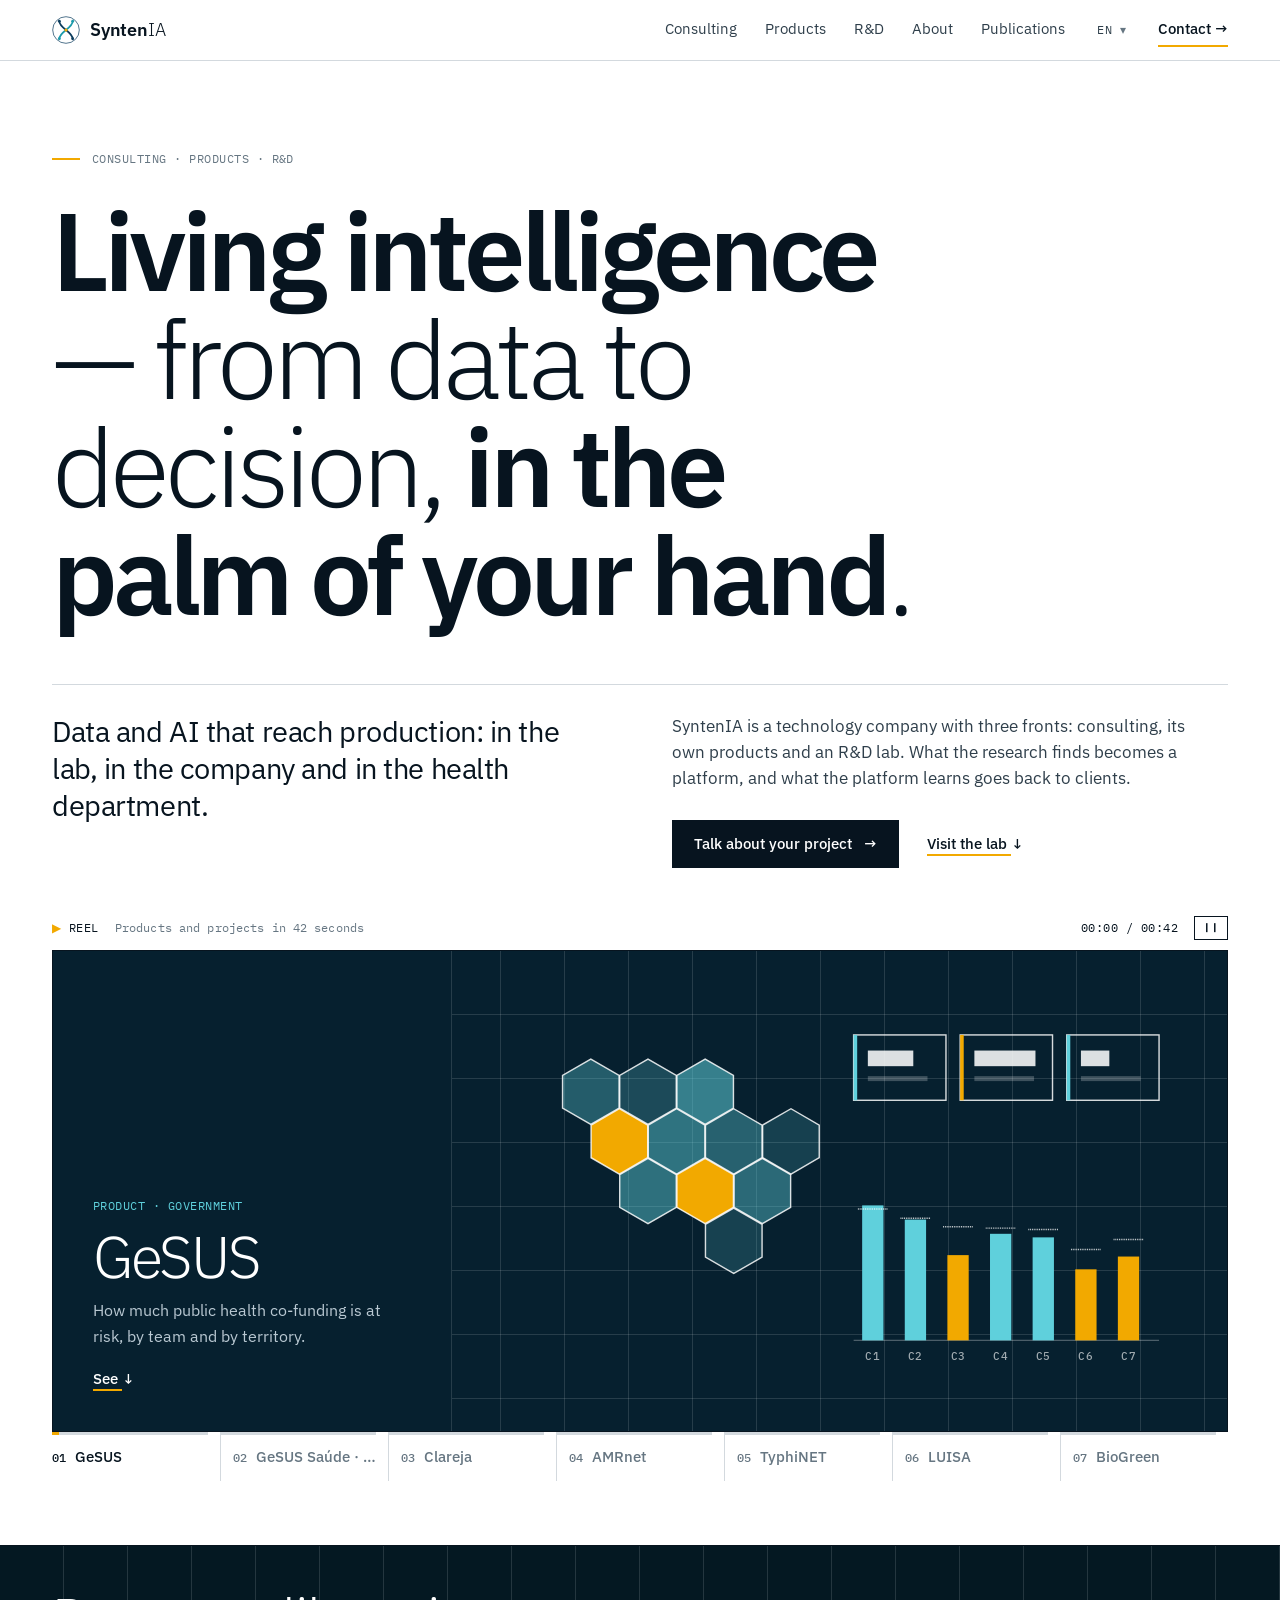
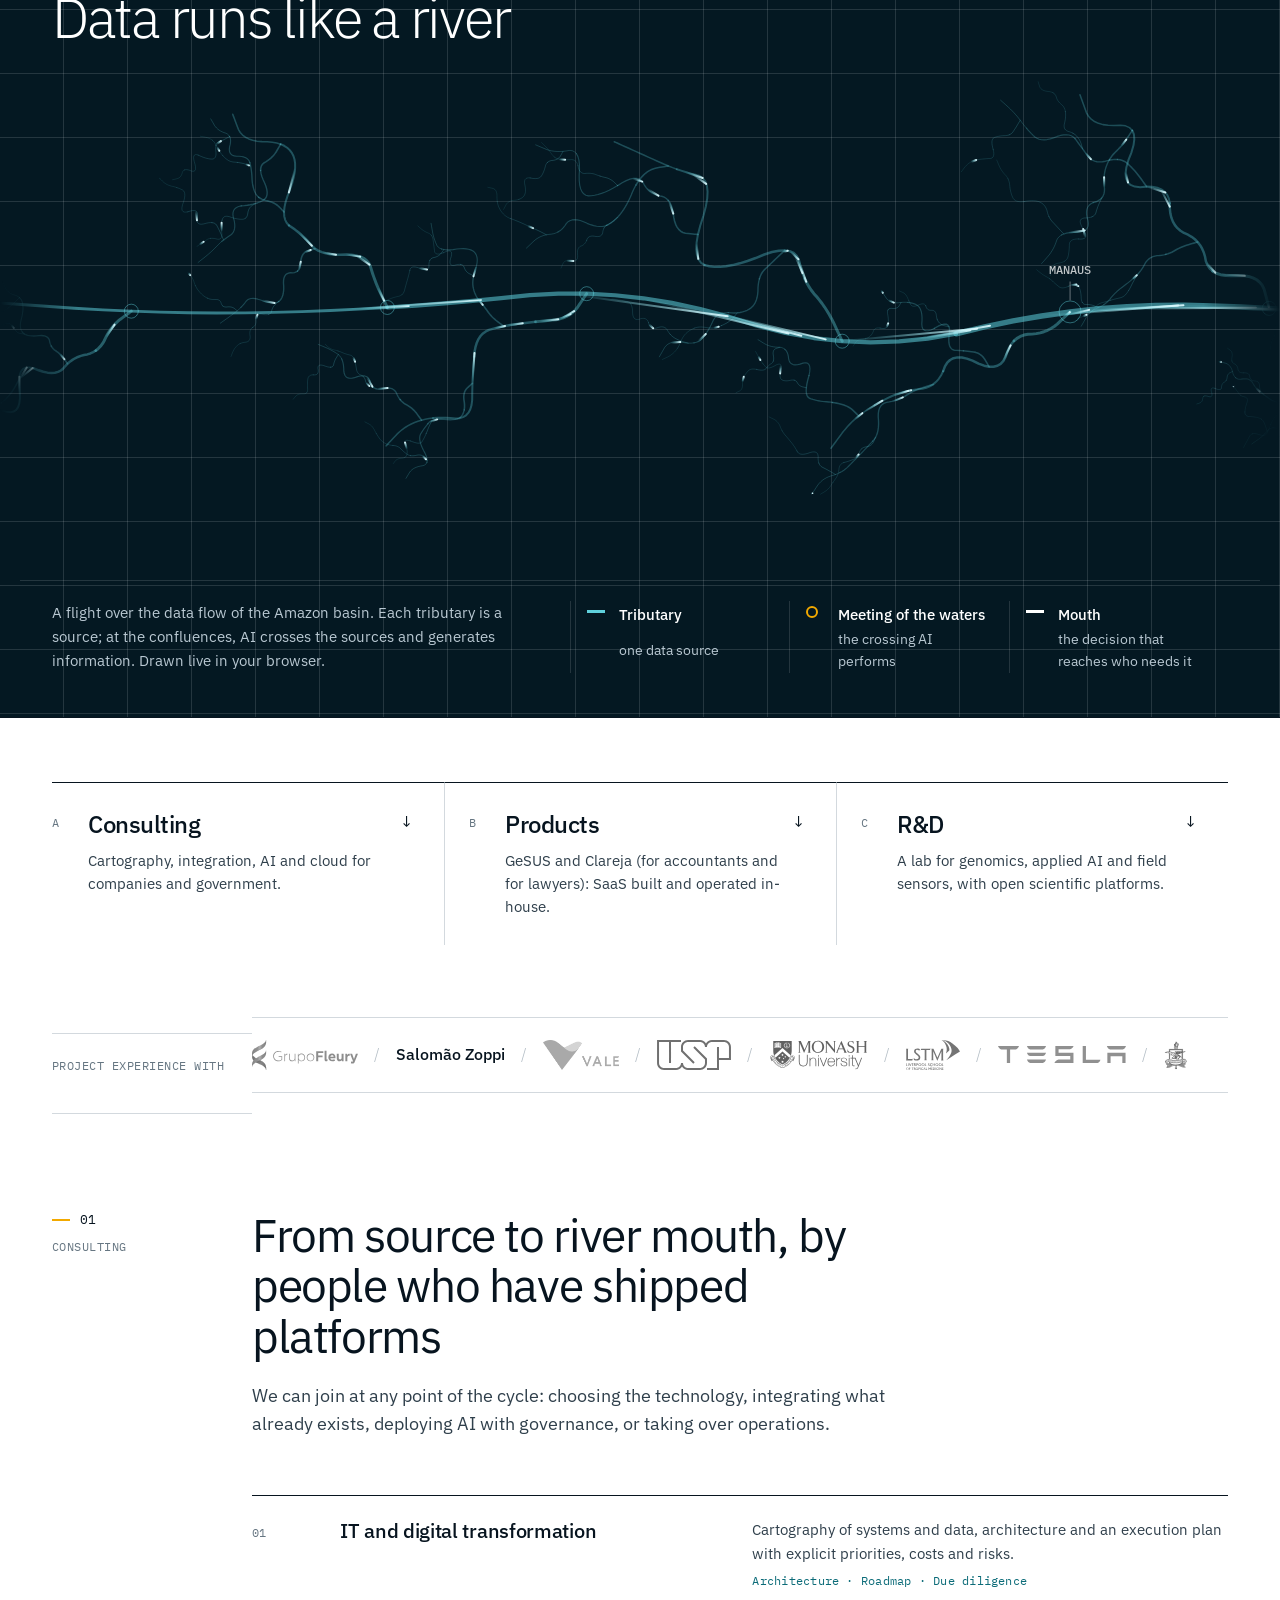
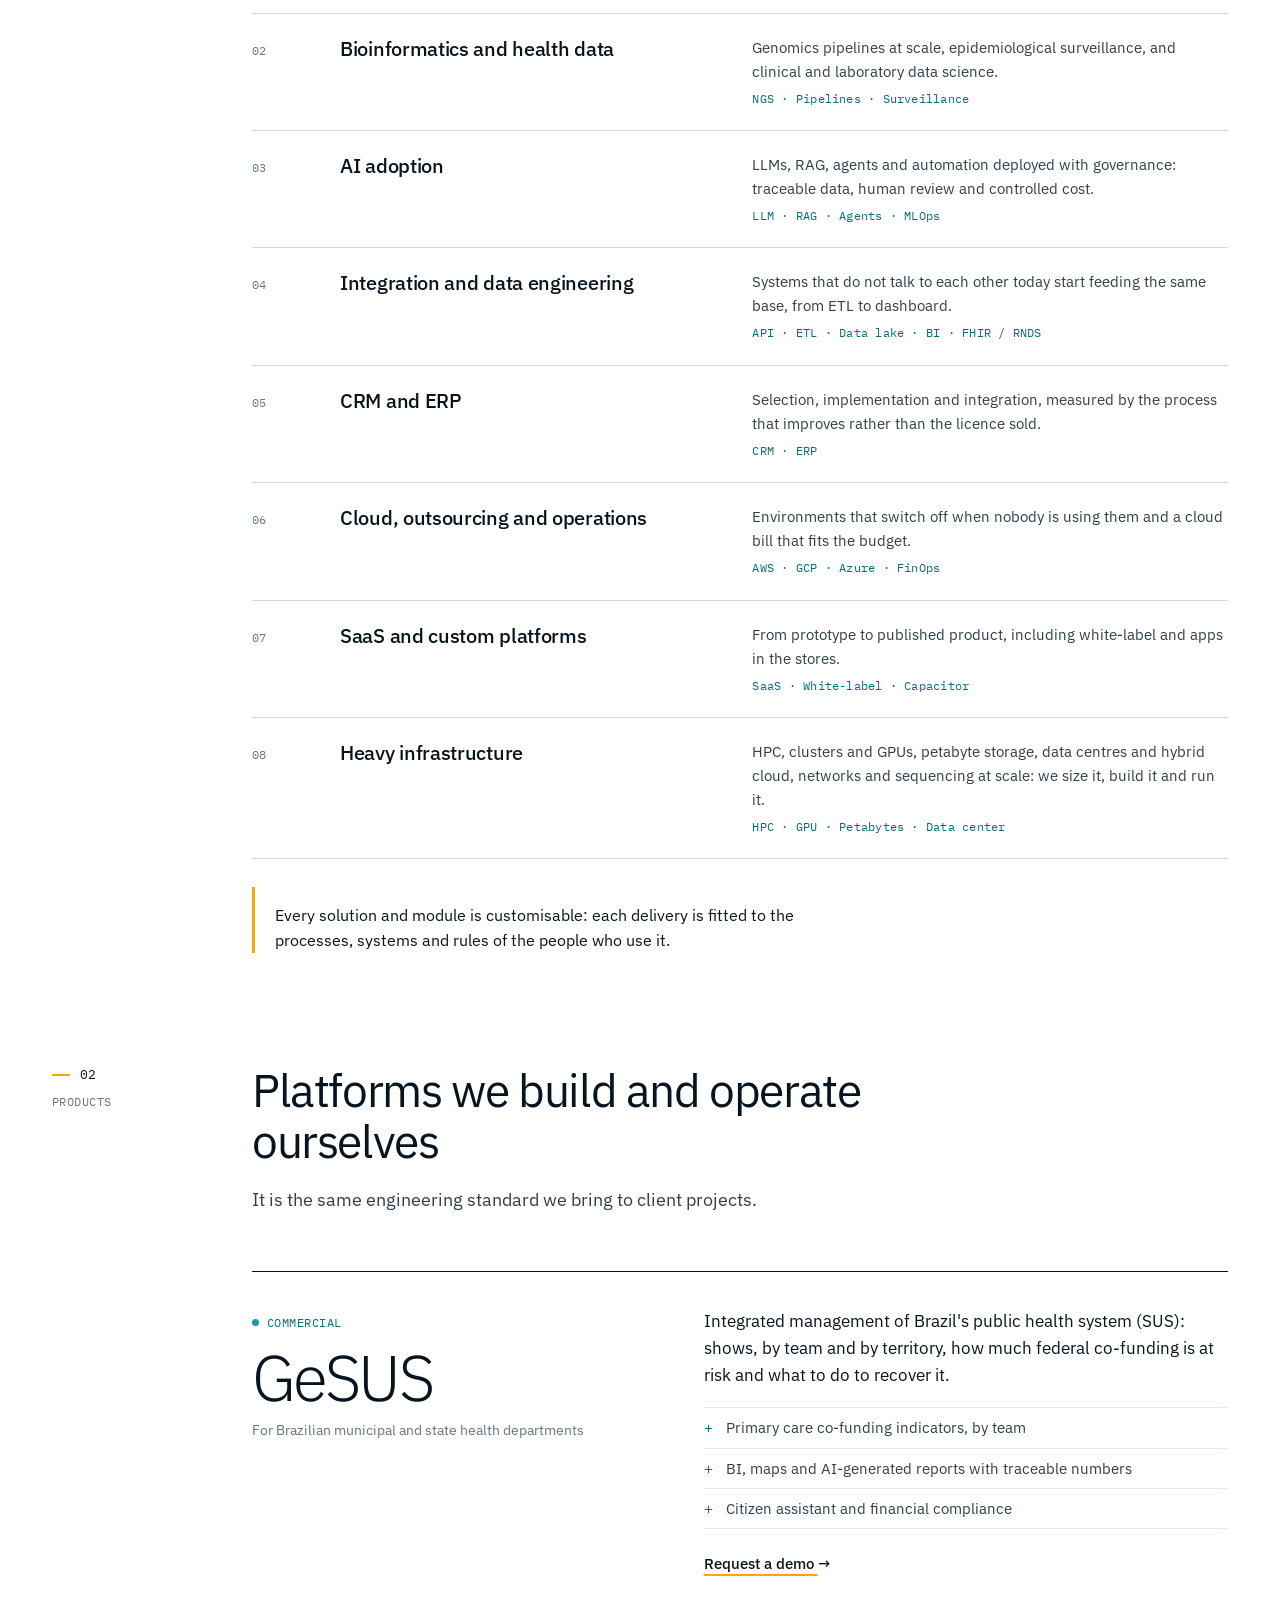
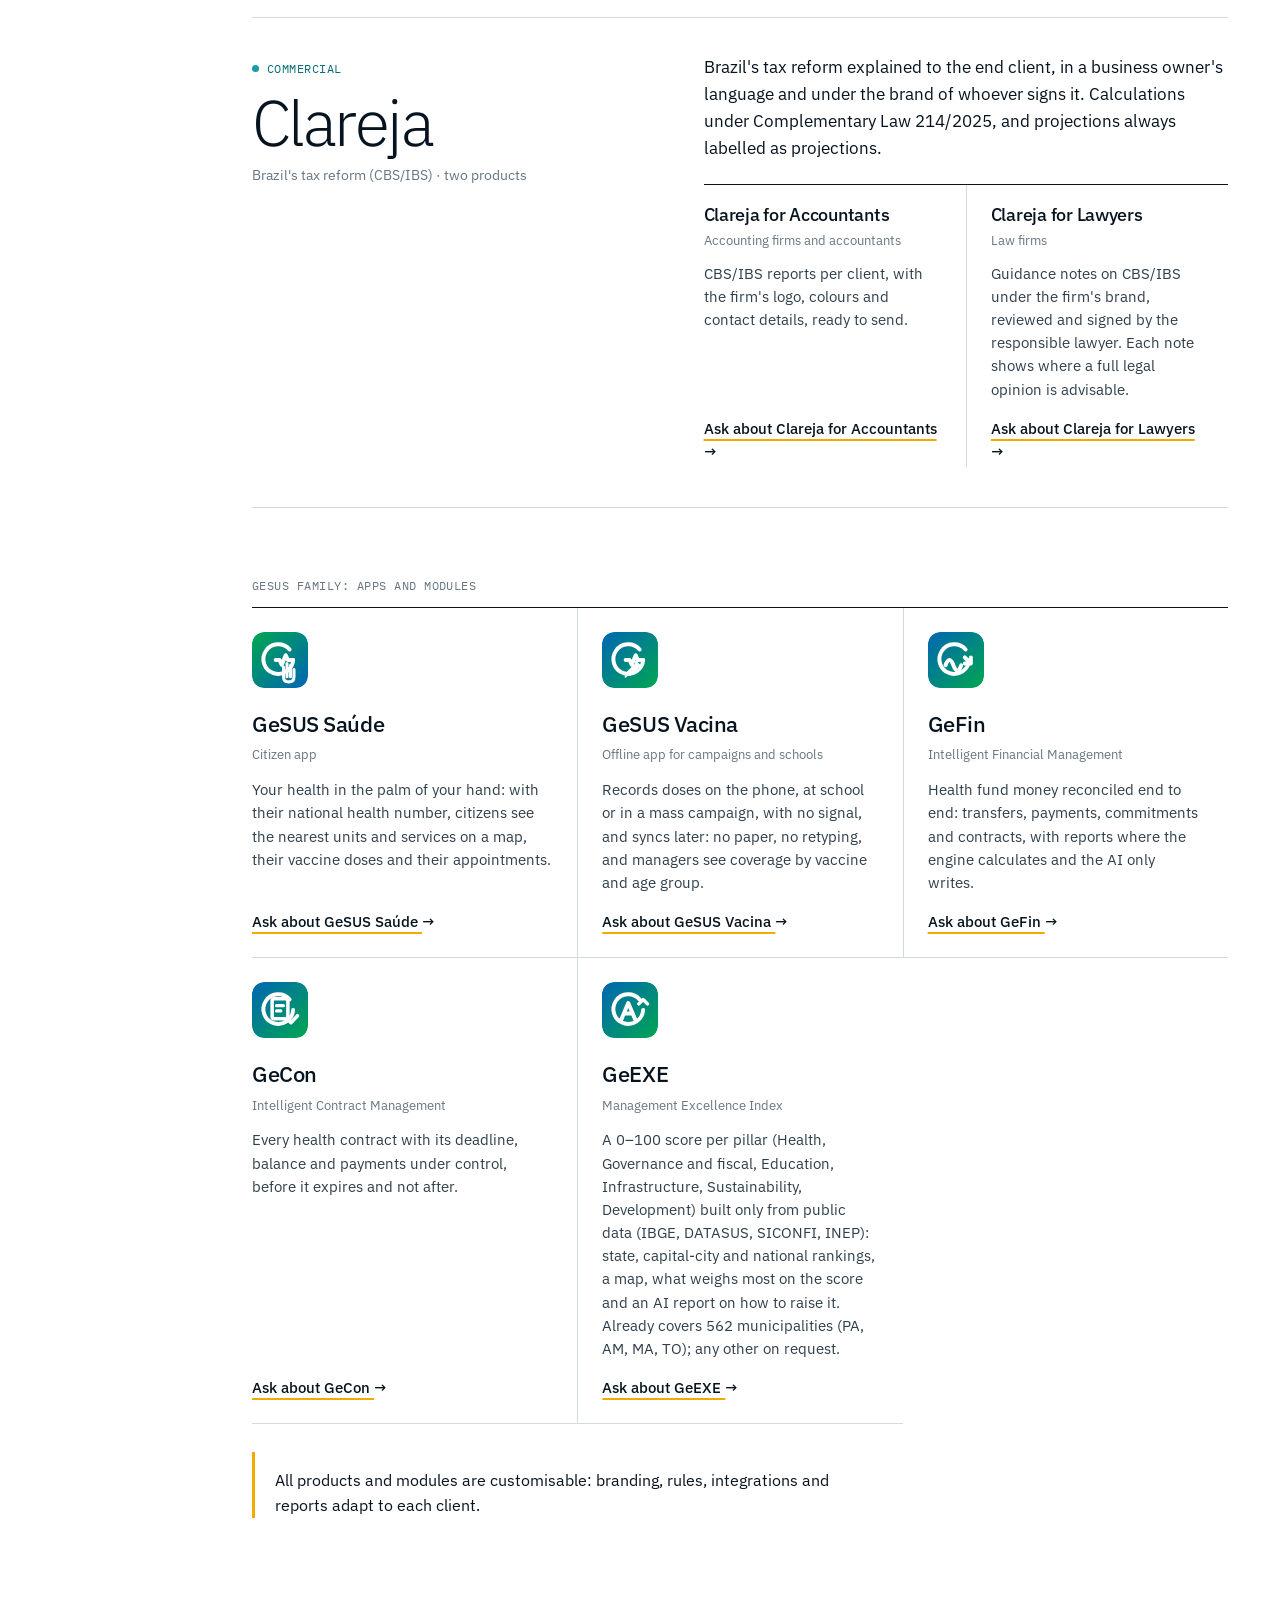
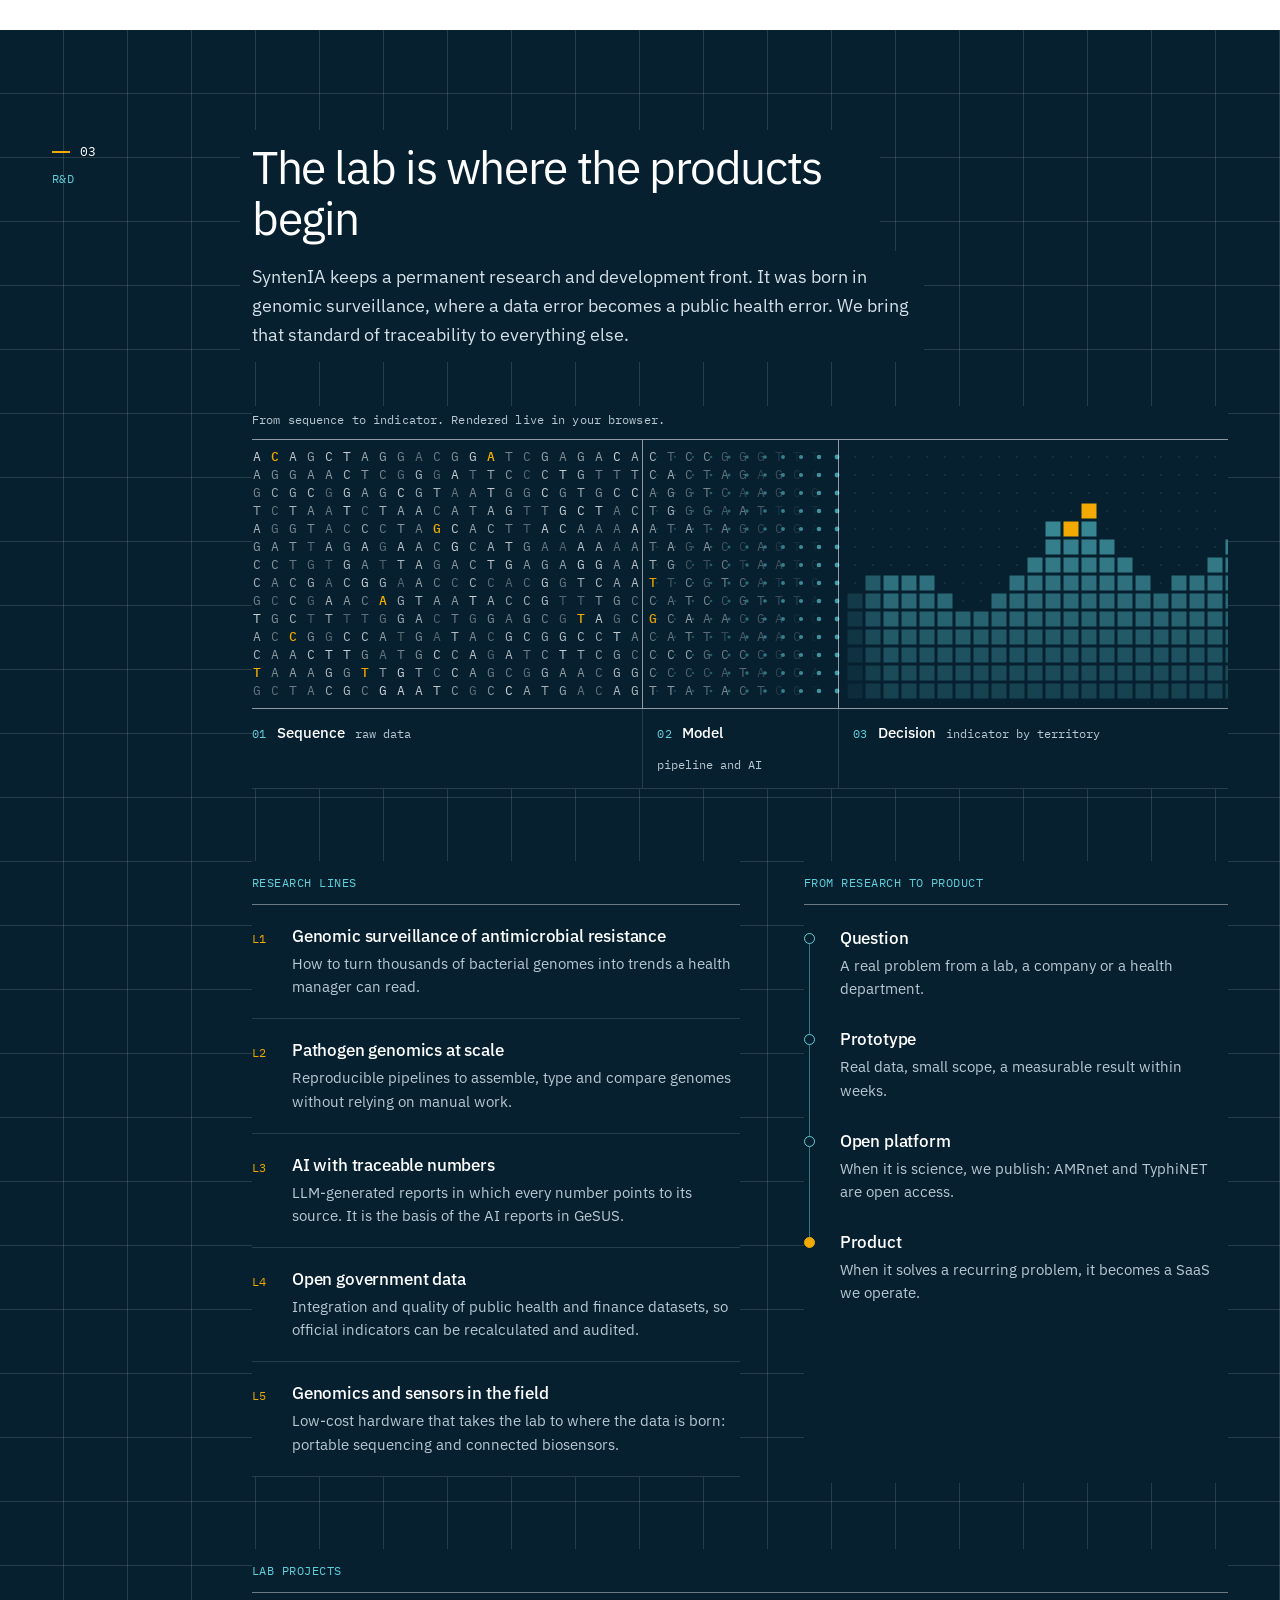
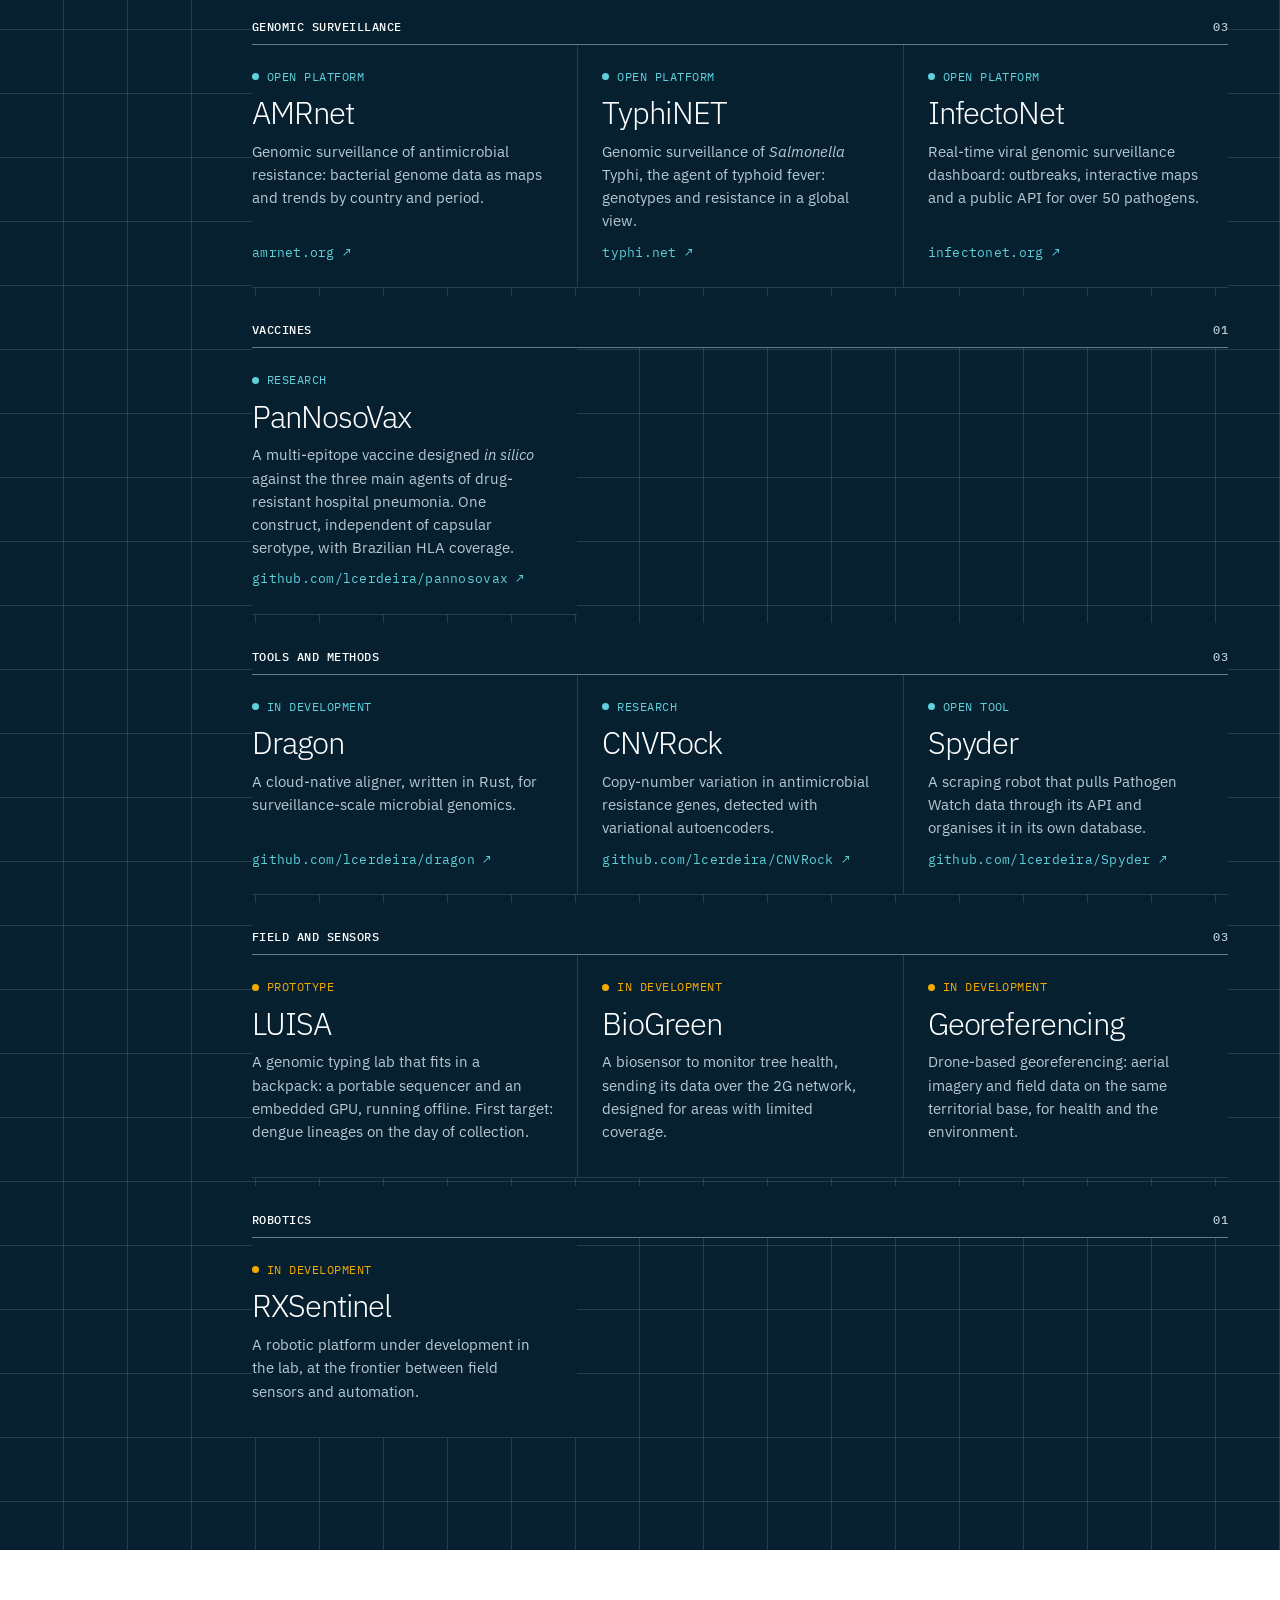
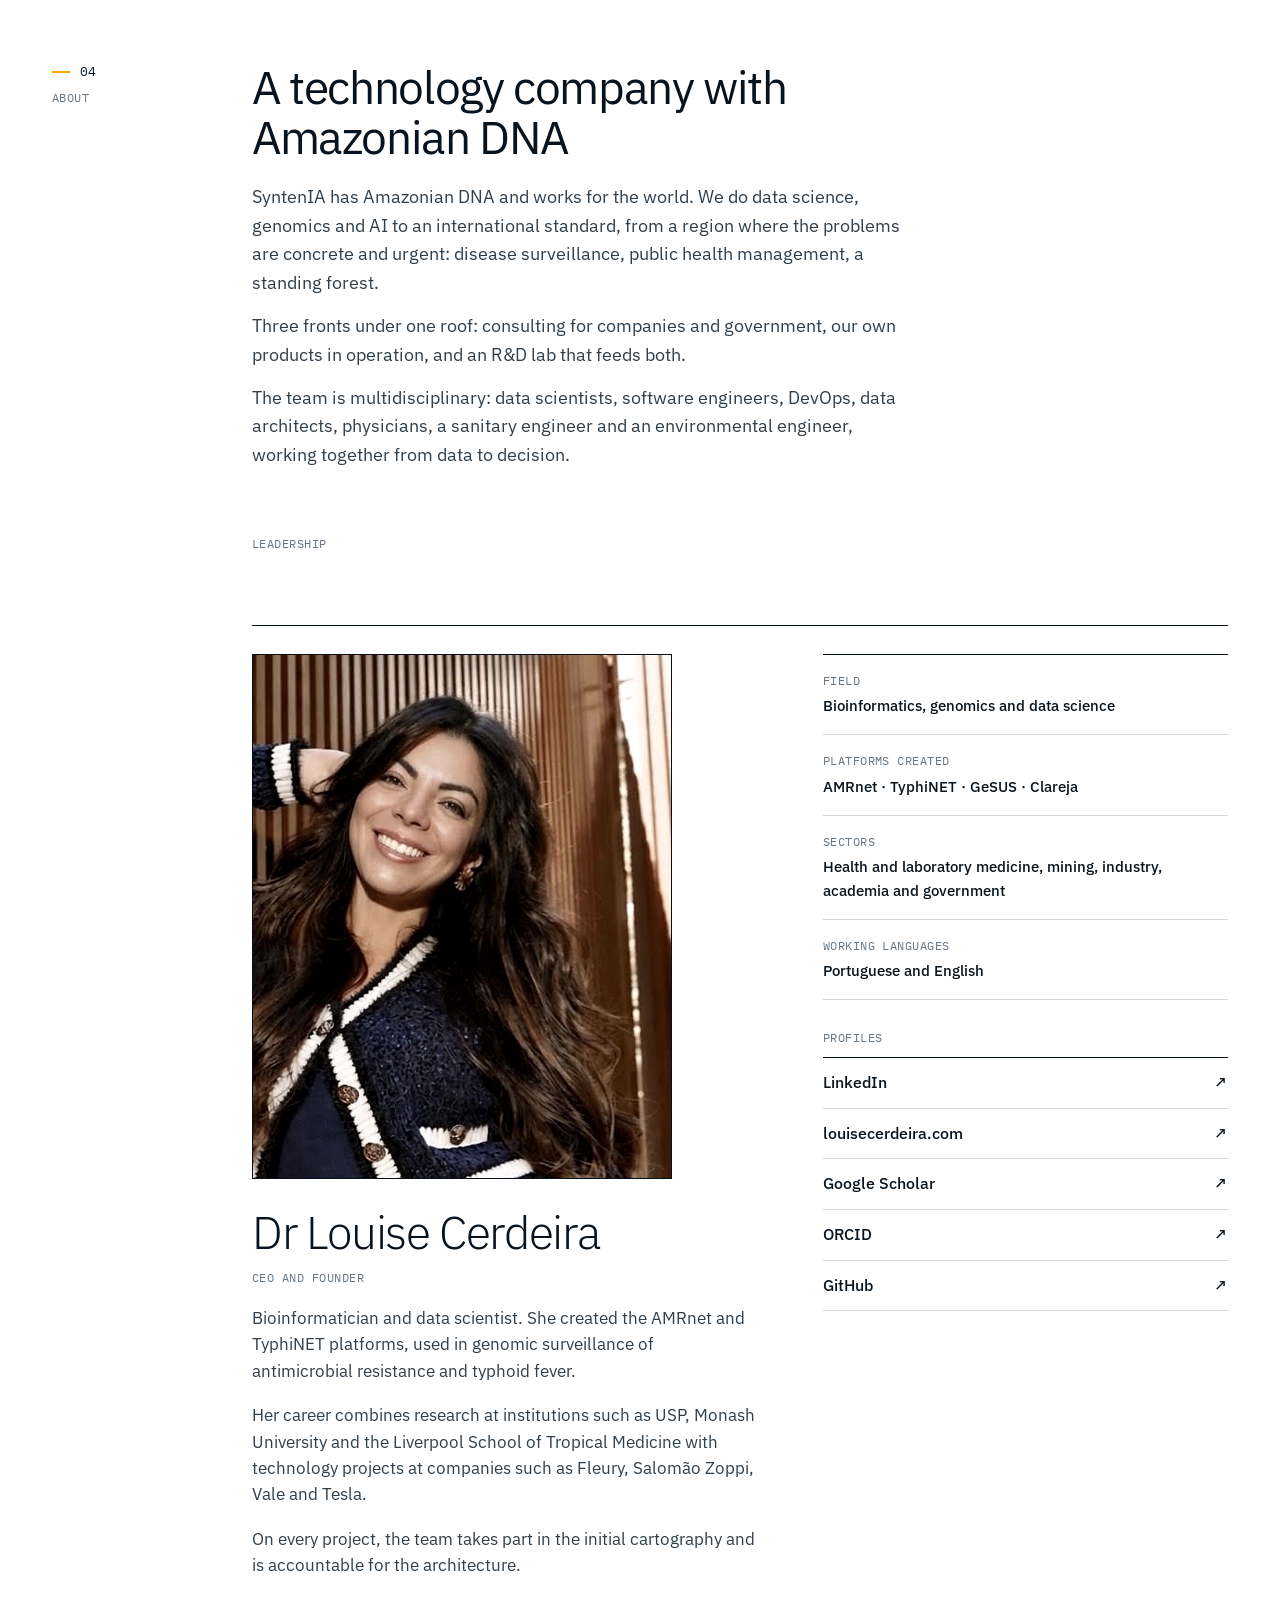
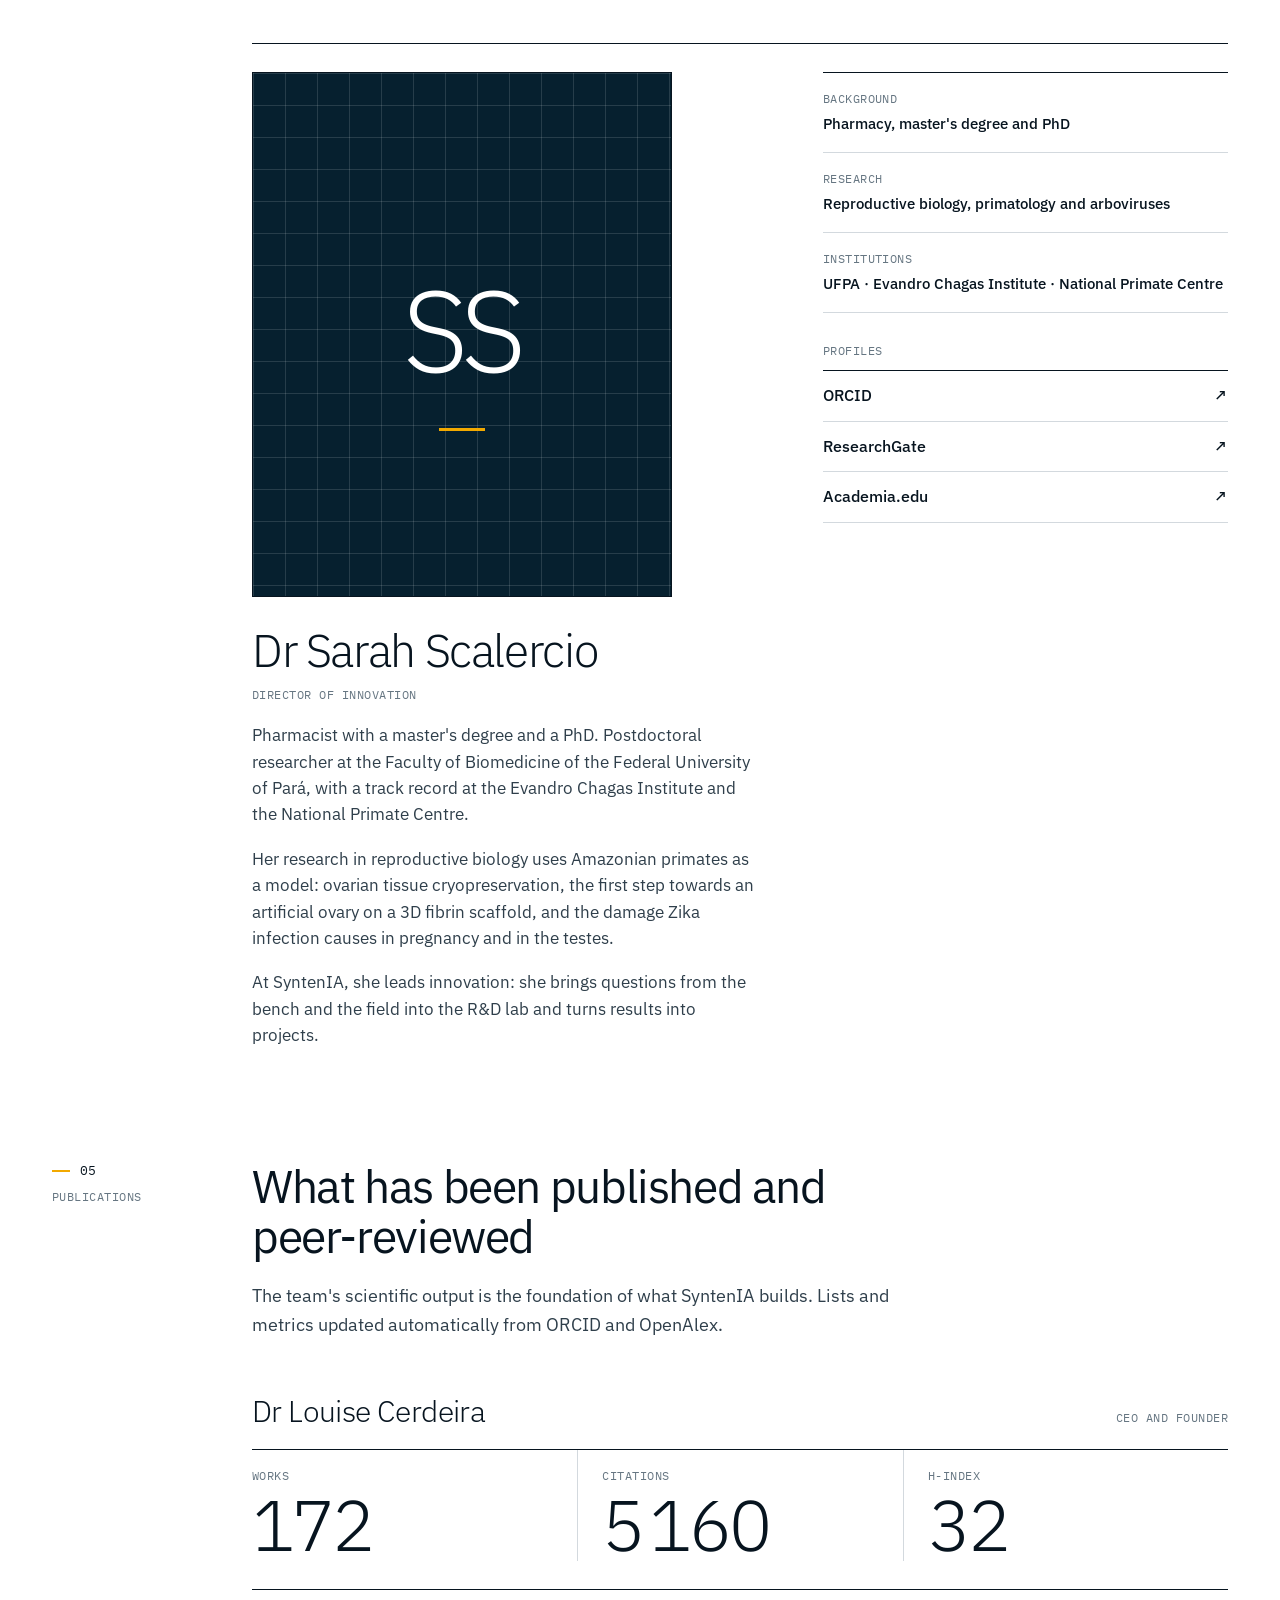
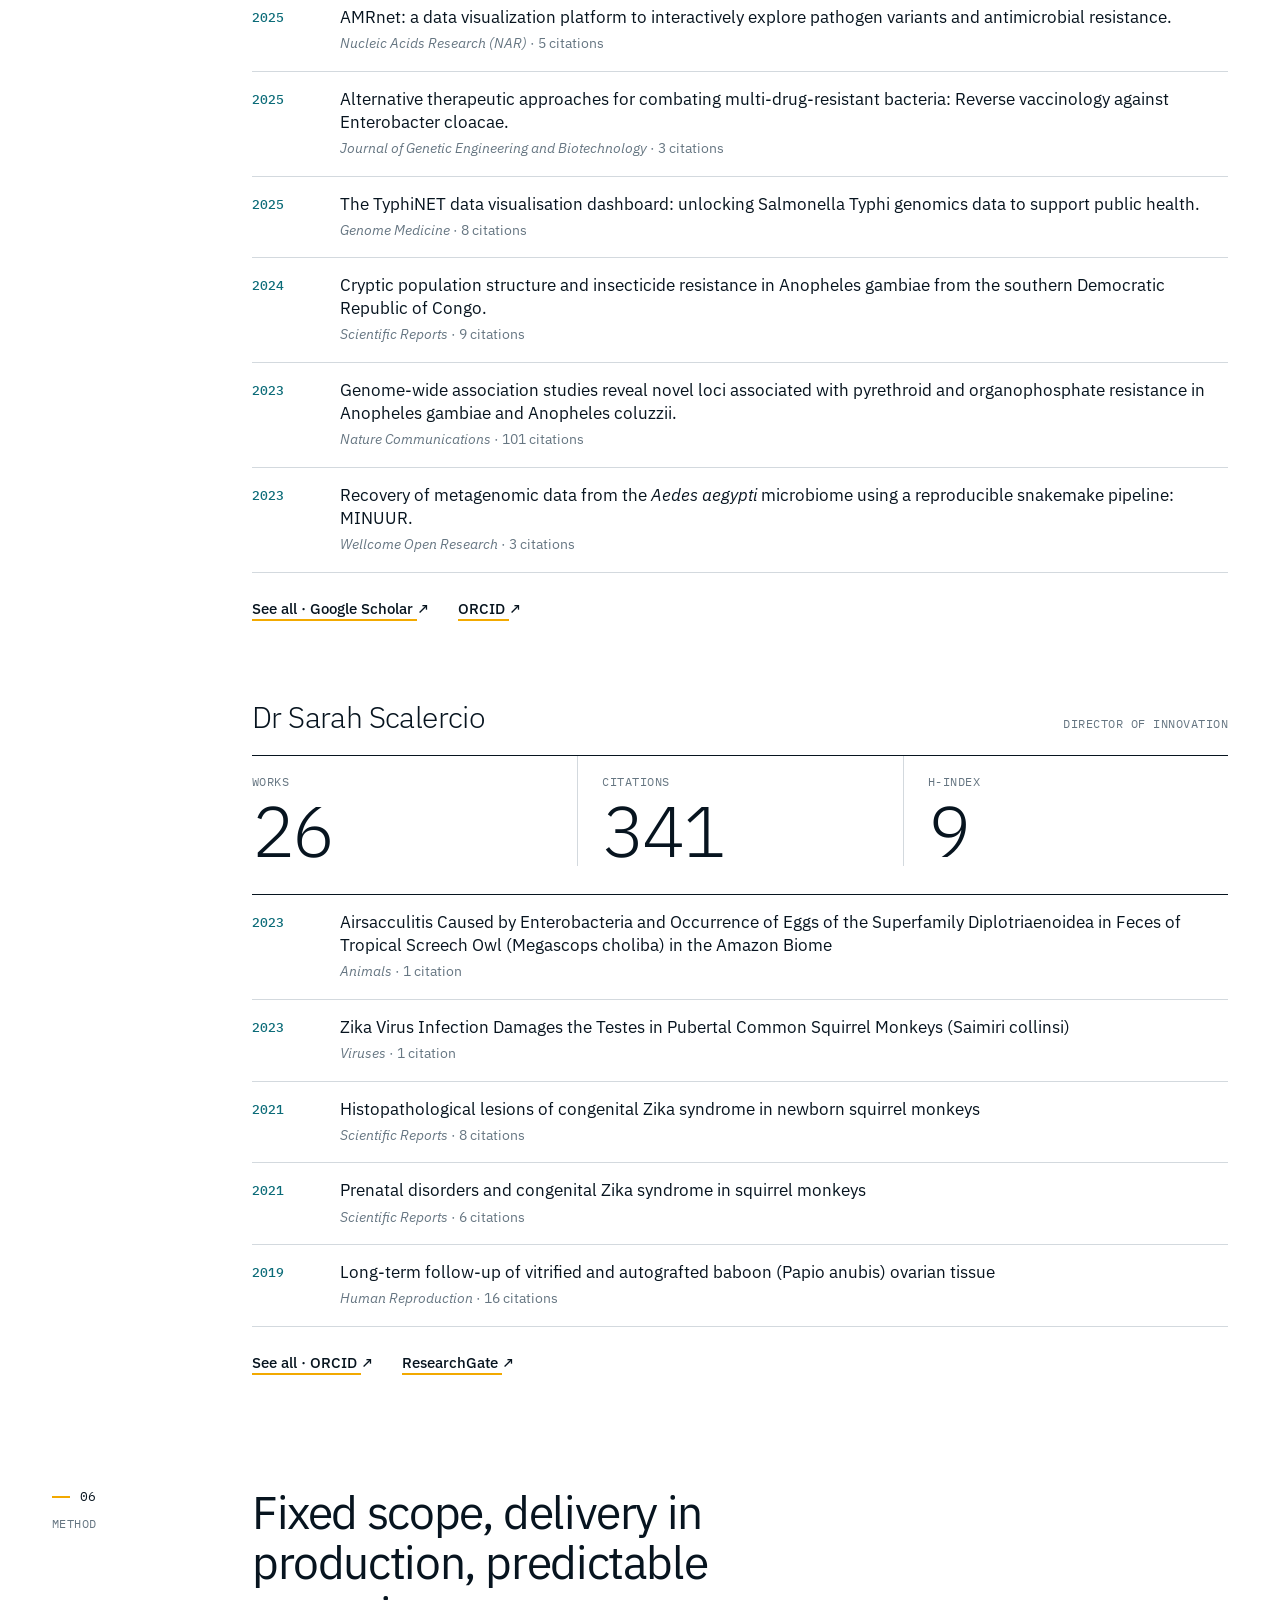
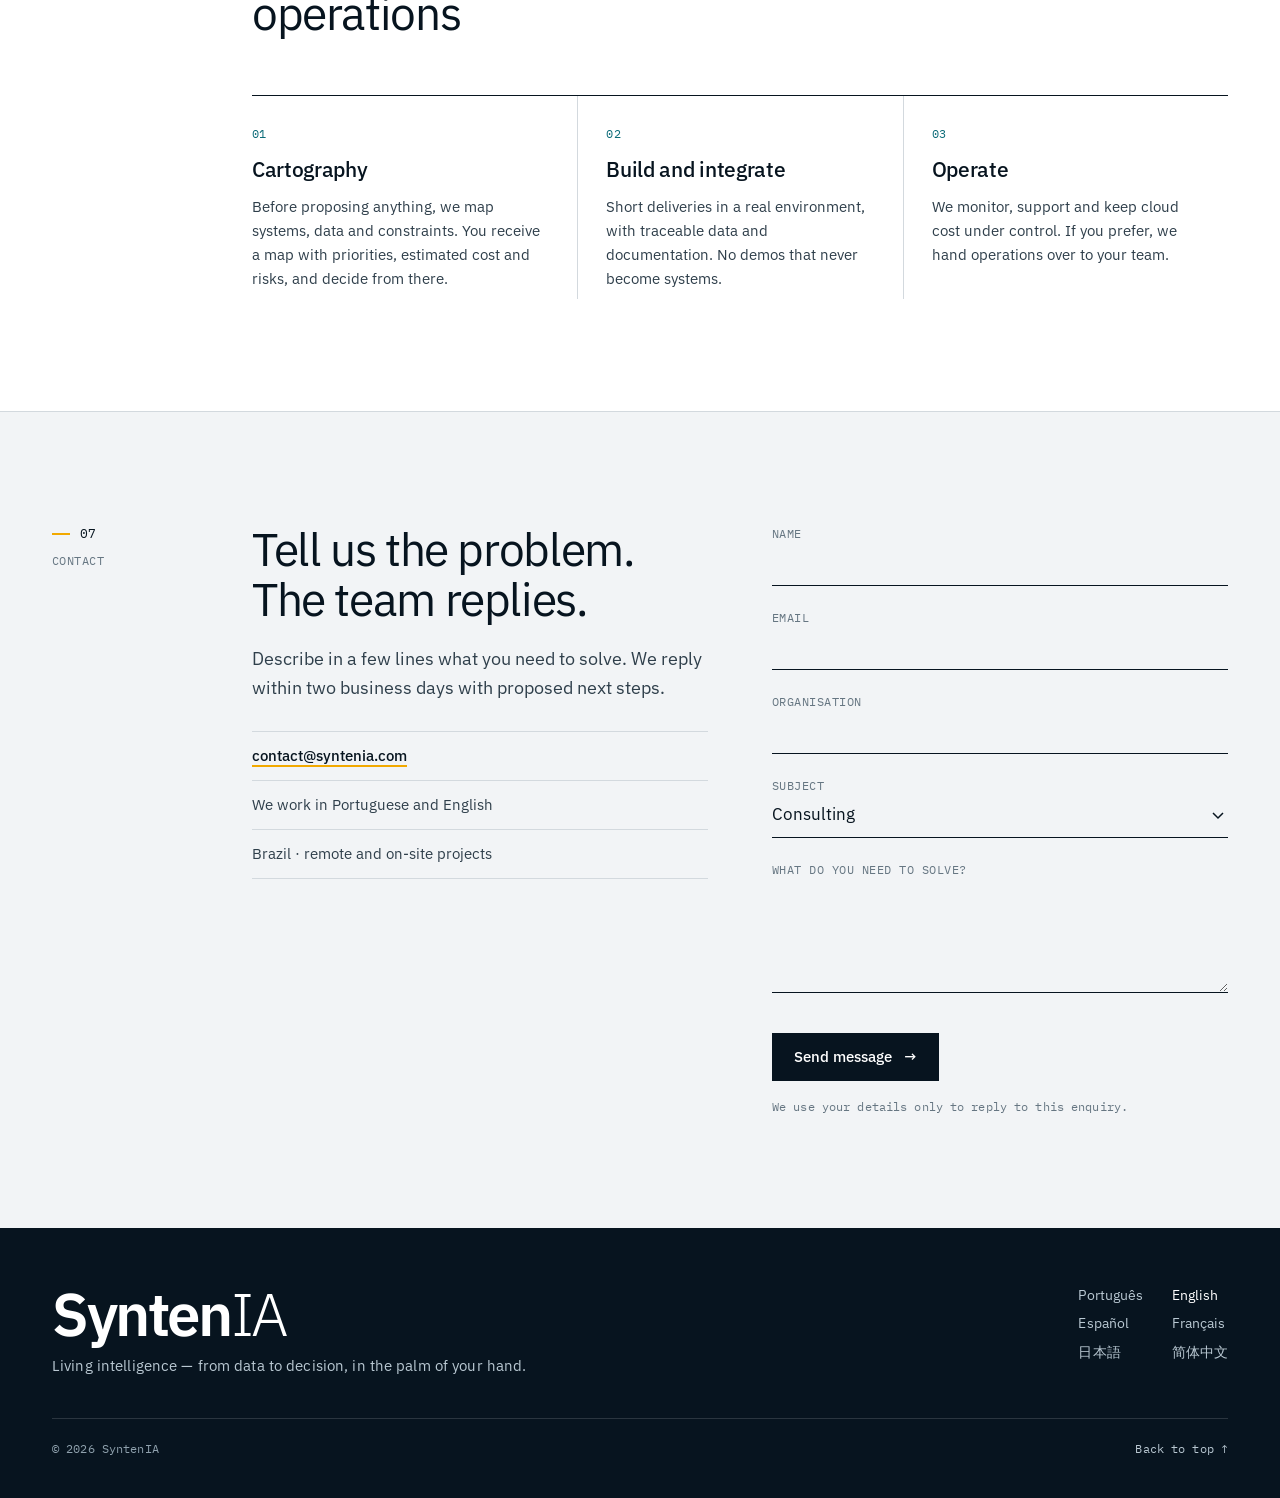
<file: en/index.html>
<!doctype html>
<html lang="en">
<head>
<meta charset="utf-8">
<meta name="viewport" content="width=device-width, initial-scale=1">
<title>SyntenIA — Living intelligence, from data to decision: consulting, products and R&amp;D in data and AI</title>
<meta name="description" content="A technology company with three fronts: consulting, its own products (GeSUS, Clareja) and an R&amp;D lab in genomics and applied AI, creator of the AMRnet and TyphiNET platforms.">
<link rel="canonical" href="https://syntenia.com/en/">
<link rel="alternate" hreflang="pt-BR" href="https://syntenia.com/">
<link rel="alternate" hreflang="en" href="https://syntenia.com/en/">
<link rel="alternate" hreflang="es" href="https://syntenia.com/es/">
<link rel="alternate" hreflang="fr" href="https://syntenia.com/fr/">
<link rel="alternate" hreflang="ja" href="https://syntenia.com/ja/">
<link rel="alternate" hreflang="zh-Hans" href="https://syntenia.com/zh/">
<link rel="alternate" hreflang="x-default" href="https://syntenia.com/">
<meta property="og:title" content="SyntenIA — Living intelligence, from data to decision: consulting, products and R&amp;D in data and AI">
<meta property="og:description" content="A technology company with three fronts: consulting, its own products (GeSUS, Clareja) and an R&amp;D lab in genomics and applied AI, creator of the AMRnet and TyphiNET platforms.">
<meta property="og:type" content="website">
<meta property="og:locale" content="en_GB">
<meta name="theme-color" content="#06202f">
<link rel="icon" href="../assets/favicon.svg" type="image/svg+xml">
<link rel="icon" href="../assets/favicon-32.png" type="image/png" sizes="32x32">
<link rel="apple-touch-icon" href="../assets/favicon-180.png" sizes="180x180">
<link rel="manifest" href="../site.webmanifest">
<link rel="preconnect" href="https://fonts.googleapis.com">
<link rel="preconnect" href="https://fonts.gstatic.com" crossorigin>
<link href="https://fonts.googleapis.com/css2?family=IBM+Plex+Mono:wght@400;500&family=IBM+Plex+Sans:wght@300;400;500;600&display=swap" rel="stylesheet">
<link rel="stylesheet" href="../styles.css">
</head>
<body>
<!-- Gerado por build.py a partir de src/content/en.json. Não editar à mão. -->

<header class="top">
  <div class="frame">
    <a class="brand" href="#" aria-label="SyntenIA"><img src="../assets/simbolo.svg" alt="" width="28" height="28"><span><b>Synten</b>IA</span></a>
    <nav aria-label="SyntenIA">
      <a href="#servicos">Consulting</a>
      <a href="#produtos">Products</a>
      <a href="#pd">R&amp;D</a>
      <a href="#sobre">About</a>
      <a href="#publicacoes">Publications</a>
    </nav>
    <details class="lang">
      <summary aria-label="Language">EN</summary>
      <ul>
        <li><a href=".././" hreflang="pt-BR" lang="pt-BR">Português</a></li>
        <li><a href="../en/" hreflang="en" lang="en" aria-current="page">English</a></li>
        <li><a href="../es/" hreflang="es" lang="es">Español</a></li>
        <li><a href="../fr/" hreflang="fr" lang="fr">Français</a></li>
        <li><a href="../ja/" hreflang="ja" lang="ja">日本語</a></li>
        <li><a href="../zh/" hreflang="zh-Hans" lang="zh-Hans">简体中文</a></li>
      </ul>
    </details>
    <a class="navcta" href="#contato">Contact <span aria-hidden="true">→</span></a>
  </div>
</header>

<main>
<section class="hero frame">
  <p class="kicker">Consulting · Products · R&amp;D</p>
  <h1><em>Living intelligence</em> — from data to decision, <em>in the palm of your hand</em>.</h1>
  <div class="hero-grid">
    <p class="lead">Data and AI that reach production: in the lab, in the company and in the health department.</p>
    <div>
      <p class="sub">SyntenIA is a technology company with three fronts: consulting, its own products and an R&amp;D lab. What the research finds becomes a platform, and what the platform learns goes back to clients.</p>
      <div class="cta-row">
        <a class="btn" href="#contato">Talk about your project <span aria-hidden="true">→</span></a>
        <a class="link" href="#pd">Visit the lab <span aria-hidden="true">↓</span></a>
      </div>
    </div>
  </div>
</section>

<section class="reel frame" id="reel" aria-roledescription="carousel" aria-label="Products and projects in 42 seconds">
  <div class="reel-bar">
    <span class="k">Reel</span><span class="ttl">Products and projects in 42 seconds</span>
    <span class="tc" id="reel-tc" aria-hidden="true">00:00 / 00:42</span>
    <button type="button" id="reel-toggle" data-pause="Pause" data-play="Play" aria-label="Pause"><span aria-hidden="true">❙❙</span></button>
  </div>
  <div class="reel-stage">
      <article class="scene on" data-i="0" aria-roledescription="slide" aria-label="1 / 7: GeSUS">
        <div class="cap"><span class="tag">Product · Government</span><h2>GeSUS</h2><p>How much public health co-funding is at risk, by team and by territory.</p><a class="link" href="#produtos">See <span aria-hidden="true">↓</span></a></div>
        <div class="art"><svg viewBox="0 0 1000 620" preserveAspectRatio="xMidYMid meet" aria-hidden="true" focusable="false"><polygon class="s-teal-fill pop" fill-opacity="0.34" points="189.8,193.0 150.0,216.0 110.2,193.0 110.2,147.0 150.0,124.0 189.8,147.0" style="--d:0.15s"/><polygon class="s-line draw" pathLength="1" points="189.8,193.0 150.0,216.0 110.2,193.0 110.2,147.0 150.0,124.0 189.8,147.0" style="--d:0.05s"/><polygon class="s-teal-fill pop" fill-opacity="0.24" points="270.3,193.0 230.5,216.0 190.7,193.0 190.7,147.0 230.5,124.0 270.3,147.0" style="--d:0.22s"/><polygon class="s-line draw" pathLength="1" points="270.3,193.0 230.5,216.0 190.7,193.0 190.7,147.0 230.5,124.0 270.3,147.0" style="--d:0.12s"/><polygon class="s-teal-fill pop" fill-opacity="0.54" points="350.8,193.0 311.0,216.0 271.2,193.0 271.2,147.0 311.0,124.0 350.8,147.0" style="--d:0.29s"/><polygon class="s-line draw" pathLength="1" points="350.8,193.0 311.0,216.0 271.2,193.0 271.2,147.0 311.0,124.0 350.8,147.0" style="--d:0.19s"/><polygon class="s-amber-fill pop" points="230.1,262.9 190.2,285.9 150.4,262.9 150.4,216.9 190.2,193.9 230.1,216.9" style="--d:0.36s"/><polygon class="s-line draw" pathLength="1" points="230.1,262.9 190.2,285.9 150.4,262.9 150.4,216.9 190.2,193.9 230.1,216.9" style="--d:0.26s"/><polygon class="s-teal-fill pop" fill-opacity="0.47" points="310.6,262.9 270.8,285.9 230.9,262.9 230.9,216.9 270.8,193.9 310.6,216.9" style="--d:0.43s"/><polygon class="s-line draw" pathLength="1" points="310.6,262.9 270.8,285.9 230.9,262.9 230.9,216.9 270.8,193.9 310.6,216.9" style="--d:0.33s"/><polygon class="s-teal-fill pop" fill-opacity="0.37" points="391.1,262.9 351.2,285.9 311.4,262.9 311.4,216.9 351.2,193.9 391.1,216.9" style="--d:0.50s"/><polygon class="s-line draw" pathLength="1" points="391.1,262.9 351.2,285.9 311.4,262.9 311.4,216.9 351.2,193.9 391.1,216.9" style="--d:0.40s"/><polygon class="s-teal-fill pop" fill-opacity="0.18" points="471.6,262.9 431.8,285.9 391.9,262.9 391.9,216.9 431.8,193.9 471.6,216.9" style="--d:0.57s"/><polygon class="s-line draw" pathLength="1" points="471.6,262.9 431.8,285.9 391.9,262.9 391.9,216.9 431.8,193.9 471.6,216.9" style="--d:0.47s"/><polygon class="s-teal-fill pop" fill-opacity="0.45" points="270.3,332.8 230.5,355.8 190.7,332.8 190.7,286.8 230.5,263.8 270.3,286.8" style="--d:0.64s"/><polygon class="s-line draw" pathLength="1" points="270.3,332.8 230.5,355.8 190.7,332.8 190.7,286.8 230.5,263.8 270.3,286.8" style="--d:0.54s"/><polygon class="s-amber-fill pop" points="350.8,332.8 311.0,355.8 271.2,332.8 271.2,286.8 311.0,263.8 350.8,286.8" style="--d:0.71s"/><polygon class="s-line draw" pathLength="1" points="350.8,332.8 311.0,355.8 271.2,332.8 271.2,286.8 311.0,263.8 350.8,286.8" style="--d:0.61s"/><polygon class="s-teal-fill pop" fill-opacity="0.41" points="431.3,332.8 391.5,355.8 351.7,332.8 351.7,286.8 391.5,263.8 431.3,286.8" style="--d:0.78s"/><polygon class="s-line draw" pathLength="1" points="431.3,332.8 391.5,355.8 351.7,332.8 351.7,286.8 391.5,263.8 431.3,286.8" style="--d:0.68s"/><polygon class="s-teal-fill pop" fill-opacity="0.19" points="391.1,402.8 351.2,425.8 311.4,402.8 311.4,356.8 351.2,333.8 391.1,356.8" style="--d:0.85s"/><polygon class="s-line draw" pathLength="1" points="391.1,402.8 351.2,425.8 311.4,402.8 311.4,356.8 351.2,333.8 391.1,356.8" style="--d:0.75s"/><rect class="s-line draw" pathLength="1" x="520" y="90" width="130" height="92" style="--d:0.30s"/><rect class="s-teal-fill pop" x="520" y="90" width="5" height="92" style="--d:0.50s"/><rect class="s-white-fill pop" x="540" y="112" width="64" height="22" style="--d:0.70s"/><rect class="s-dim-fill pop" x="540" y="148" width="84" height="7" style="--d:0.80s"/><rect class="s-line draw" pathLength="1" x="670" y="90" width="130" height="92" style="--d:0.45s"/><rect class="s-amber-fill pop" x="670" y="90" width="5" height="92" style="--d:0.65s"/><rect class="s-white-fill pop" x="690" y="112" width="86" height="22" style="--d:0.85s"/><rect class="s-dim-fill pop" x="690" y="148" width="84" height="7" style="--d:0.95s"/><rect class="s-line draw" pathLength="1" x="820" y="90" width="130" height="92" style="--d:0.60s"/><rect class="s-teal-fill pop" x="820" y="90" width="5" height="92" style="--d:0.80s"/><rect class="s-white-fill pop" x="840" y="112" width="40" height="22" style="--d:1.00s"/><rect class="s-dim-fill pop" x="840" y="148" width="84" height="7" style="--d:1.10s"/><line class="s-dim" x1="520" y1="520" x2="950" y2="520"/><rect class="s-teal-fill grow" x="532" y="330" width="30" height="190" style="--d:1.00s"/><line class="s-line s-dash draw" pathLength="1" x1="526" y1="335" x2="568" y2="335" style="--d:1.60s"/><text class="s-text" x="547" y="548" text-anchor="middle">C1</text><rect class="s-teal-fill grow" x="592" y="350" width="30" height="170" style="--d:1.10s"/><line class="s-line s-dash draw" pathLength="1" x1="586" y1="348" x2="628" y2="348" style="--d:1.65s"/><text class="s-text" x="607" y="548" text-anchor="middle">C2</text><rect class="s-amber-fill grow" x="652" y="400" width="30" height="120" style="--d:1.20s"/><line class="s-line s-dash draw" pathLength="1" x1="646" y1="360" x2="688" y2="360" style="--d:1.70s"/><text class="s-text" x="667" y="548" text-anchor="middle">C3</text><rect class="s-teal-fill grow" x="712" y="370" width="30" height="150" style="--d:1.30s"/><line class="s-line s-dash draw" pathLength="1" x1="706" y1="362" x2="748" y2="362" style="--d:1.75s"/><text class="s-text" x="727" y="548" text-anchor="middle">C4</text><rect class="s-teal-fill grow" x="772" y="375" width="30" height="145" style="--d:1.40s"/><line class="s-line s-dash draw" pathLength="1" x1="766" y1="364" x2="808" y2="364" style="--d:1.80s"/><text class="s-text" x="787" y="548" text-anchor="middle">C5</text><rect class="s-amber-fill grow" x="832" y="420" width="30" height="100" style="--d:1.50s"/><line class="s-line s-dash draw" pathLength="1" x1="826" y1="392" x2="868" y2="392" style="--d:1.85s"/><text class="s-text" x="847" y="548" text-anchor="middle">C6</text><rect class="s-amber-fill grow" x="892" y="402" width="30" height="118" style="--d:1.60s"/><line class="s-line s-dash draw" pathLength="1" x1="886" y1="378" x2="928" y2="378" style="--d:1.90s"/><text class="s-text" x="907" y="548" text-anchor="middle">C7</text></svg></div>
      </article>
      <article class="scene" data-i="1" aria-roledescription="slide" aria-label="2 / 7: GeSUS Saúde · Vacina">
        <div class="cap"><span class="tag">Product · Apps</span><h2>GeSUS Saúde · Vacina</h2><p>Citizens with their health in the palm of their hand; vaccination campaigns with no paper, even offline.</p><a class="link" href="#produtos">See <span aria-hidden="true">↓</span></a></div>
        <div class="art"><svg viewBox="0 0 1000 620" preserveAspectRatio="xMidYMid meet" aria-hidden="true" focusable="false"><rect class="s-line draw" pathLength="1" x="150" y="60" width="270" height="500" rx="28" style="--d:0.10s"/><rect class="s-page pop" x="164" y="76" width="242" height="468" rx="16" style="--d:0.30s"/><rect class="s-dim-fill pop" x="255" y="88" width="60" height="6" rx="3" style="--d:0.40s"/><rect class="s-teal-fill pop" x="180" y="112" width="70" height="8" style="--d:0.50s"/><rect class="s-line draw" pathLength="1" x="560" y="60" width="270" height="500" rx="28" style="--d:1.00s"/><rect class="s-page pop" x="574" y="76" width="242" height="468" rx="16" style="--d:1.20s"/><rect class="s-dim-fill pop" x="665" y="88" width="60" height="6" rx="3" style="--d:1.30s"/><rect class="s-amber-fill pop" x="590" y="112" width="70" height="8" style="--d:1.40s"/><rect class="s-dim draw" pathLength="1" x="180" y="140" width="210" height="190" style="--d:0.50s"/><path class="s-dim draw" pathLength="1" d="M180 200 h 210" style="--d:0.60s"/><path class="s-dim draw" pathLength="1" d="M180 260 h 210" style="--d:0.68s"/><path class="s-dim draw" pathLength="1" d="M240 140 v 190" style="--d:0.76s"/><path class="s-dim draw" pathLength="1" d="M320 140 v 190" style="--d:0.84s"/><path class="s-teal s-thick draw" pathLength="1" d="M200 300 L240 260 L320 260 L360 210" style="--d:1.0s"/><circle class="s-teal-fill pop" cx="200" cy="300" r="7" style="--d:1.0s"/><path class="s-amber-fill pop" d="M360 176 c -14 0 -22 10 -22 22 c 0 16 22 38 22 38 s 22 -22 22 -38 c 0 -12 -8 -22 -22 -22 z" style="--d:1.5s"/><circle class="s-navy-fill pop" cx="360" cy="198" r="6" style="--d:1.6s"/><circle class="s-amber ping" cx="360" cy="212" r="10" style="--d:1.7s"/><rect class="s-dim-fill pop" x="180" y="360" width="150" height="8" style="--d:1.60s"/><rect class="s-teal-fill pop" x="356" y="354" width="20" height="20" style="--d:1.70s"/><path class="draw" pathLength="1" d="M360 364 l 5 5 l 10 -11" style="--d:1.90s;stroke:var(--navy);stroke-width:2.5;fill:none"/><rect class="s-dim-fill pop" x="180" y="402" width="120" height="8" style="--d:1.70s"/><rect class="s-teal-fill pop" x="356" y="396" width="20" height="20" style="--d:1.80s"/><path class="draw" pathLength="1" d="M360 406 l 5 5 l 10 -11" style="--d:2.00s;stroke:var(--navy);stroke-width:2.5;fill:none"/><rect class="s-dim-fill pop" x="180" y="444" width="160" height="8" style="--d:1.80s"/><rect class="s-teal-fill pop" x="356" y="438" width="20" height="20" style="--d:1.90s"/><path class="draw" pathLength="1" d="M360 448 l 5 5 l 10 -11" style="--d:2.10s;stroke:var(--navy);stroke-width:2.5;fill:none"/><rect class="s-dim-fill pop" x="180" y="486" width="100" height="8" style="--d:1.90s"/><rect class="s-dim-fill pop" x="356" y="480" width="20" height="20" style="--d:2.00s"/><g class="pop" style="--d:1.3s"><path class="s-dim" d="M760 100 a 22 22 0 0 1 30 0 M767 110 a 12 12 0 0 1 16 0"/><circle class="s-dim-fill" cx="775" cy="118" r="2.5"/><line class="s-amber s-thick" x1="758" y1="122" x2="794" y2="94"/></g><circle class="s-dim draw" pathLength="1" cx="604" cy="154" r="9" style="--d:1.30s"/><rect class="s-dim-fill pop" x="624" y="150" width="104" height="8" style="--d:1.35s"/><rect class="s-amber-fill pop" x="766" y="144" width="20" height="20" style="--d:1.80s"/><path class="draw" pathLength="1" d="M770 154 l 5 5 l 10 -11" style="--d:2.00s;stroke:var(--navy);stroke-width:2.5;fill:none"/><circle class="s-dim draw" pathLength="1" cx="604" cy="198" r="9" style="--d:1.38s"/><rect class="s-dim-fill pop" x="624" y="194" width="122" height="8" style="--d:1.43s"/><rect class="s-amber-fill pop" x="766" y="188" width="20" height="20" style="--d:1.92s"/><path class="draw" pathLength="1" d="M770 198 l 5 5 l 10 -11" style="--d:2.12s;stroke:var(--navy);stroke-width:2.5;fill:none"/><circle class="s-dim draw" pathLength="1" cx="604" cy="242" r="9" style="--d:1.46s"/><rect class="s-dim-fill pop" x="624" y="238" width="112" height="8" style="--d:1.51s"/><rect class="s-amber-fill pop" x="766" y="232" width="20" height="20" style="--d:2.04s"/><path class="draw" pathLength="1" d="M770 242 l 5 5 l 10 -11" style="--d:2.24s;stroke:var(--navy);stroke-width:2.5;fill:none"/><circle class="s-dim draw" pathLength="1" cx="604" cy="286" r="9" style="--d:1.54s"/><rect class="s-dim-fill pop" x="624" y="282" width="126" height="8" style="--d:1.59s"/><rect class="s-amber-fill pop" x="766" y="276" width="20" height="20" style="--d:2.16s"/><path class="draw" pathLength="1" d="M770 286 l 5 5 l 10 -11" style="--d:2.36s;stroke:var(--navy);stroke-width:2.5;fill:none"/><circle class="s-dim draw" pathLength="1" cx="604" cy="330" r="9" style="--d:1.62s"/><rect class="s-dim-fill pop" x="624" y="326" width="127" height="8" style="--d:1.67s"/><rect class="s-amber-fill pop" x="766" y="320" width="20" height="20" style="--d:2.28s"/><path class="draw" pathLength="1" d="M770 330 l 5 5 l 10 -11" style="--d:2.48s;stroke:var(--navy);stroke-width:2.5;fill:none"/><circle class="s-dim draw" pathLength="1" cx="604" cy="374" r="9" style="--d:1.70s"/><rect class="s-dim-fill pop" x="624" y="370" width="93" height="8" style="--d:1.75s"/><rect class="s-dim-fill pop" x="766" y="364" width="20" height="20" style="--d:2.40s"/><circle class="s-dim draw" pathLength="1" cx="604" cy="418" r="9" style="--d:1.78s"/><rect class="s-dim-fill pop" x="624" y="414" width="90" height="8" style="--d:1.83s"/><rect class="s-dim-fill pop" x="766" y="408" width="20" height="20" style="--d:2.52s"/><g class="pop" style="--d:0.9s" transform="translate(750 118) rotate(45)"><rect class="s-white-fill" x="-5" y="-4" width="10" height="26" rx="2"/><rect class="s-white-fill" x="-1.5" y="22" width="3" height="9"/><rect class="s-white-fill" x="-8" y="-9" width="16" height="5" rx="1"/></g><path class="s-teal s-thick draw" pathLength="1" d="M830 470 h 70 q 30 0 30 -30 v -80" style="--d:3.0s"/><path class="s-teal draw" pathLength="1" d="M918 372 l 12 -14 l 12 14" style="--d:3.4s"/><rect class="s-line draw" pathLength="1" x="880" y="300" width="100" height="56" style="--d:3.4s"/><circle class="s-teal-fill pop" cx="898" cy="328" r="4" style="--d:3.70s"/><circle class="s-teal-fill pop" cx="918" cy="328" r="4" style="--d:3.85s"/><circle class="s-teal-fill pop" cx="938" cy="328" r="4" style="--d:4.00s"/><circle class="s-teal ping" cx="930" cy="328" r="8" style="--d:3.9s"/><text class="s-text" x="930" y="290" text-anchor="middle">e-SUS</text></svg></div>
      </article>
      <article class="scene" data-i="2" aria-roledescription="slide" aria-label="3 / 7: Clareja">
        <div class="cap"><span class="tag">Product · Accountants and lawyers</span><h2>Clareja</h2><p>Brazil's tax reform explained to the end client, under the brand of whoever signs it.</p><a class="link" href="#produtos">See <span aria-hidden="true">↓</span></a></div>
        <div class="art"><svg viewBox="0 0 1000 620" preserveAspectRatio="xMidYMid meet" aria-hidden="true" focusable="false"><g transform="rotate(-4 420 320)"><rect class="s-page pop" x="250" y="70" width="340" height="500" style="--d:0.10s"/><rect class="s-line draw" pathLength="1" x="250" y="70" width="340" height="500" style="--d:0.10s"/><rect class="s-teal-fill pop" x="250" y="70" width="340" height="64" style="--d:0.40s"/><rect class="s-navy-fill pop" x="274" y="88" width="28" height="28" style="--d:0.50s"/><rect class="s-navy-fill pop" x="314" y="96" width="120" height="10" style="--d:0.50s"/><rect class="s-dim-fill pop" x="274" y="170" width="292" height="8" style="--d:0.60s"/><rect class="s-dim-fill pop" x="274" y="194" width="270" height="8" style="--d:0.66s"/><rect class="s-dim-fill pop" x="274" y="218" width="286" height="8" style="--d:0.72s"/><rect class="s-dim-fill pop" x="274" y="242" width="240" height="8" style="--d:0.78s"/><rect class="s-dim-fill pop" x="274" y="266" width="180" height="8" style="--d:0.84s"/><line class="s-dim" x1="274" y1="430" x2="566" y2="430"/><rect class="s-white-fill grow" x="310" y="346" width="70" height="84" style="--d:1.10s"/><rect class="s-teal-fill grow" x="440" y="312" width="70" height="118" style="--d:1.30s"/><text class="s-text" x="345" y="454" text-anchor="middle">2026</text><text class="s-text" x="475" y="454" text-anchor="middle">2033</text><path class="s-line draw" pathLength="1" d="M430 522 c 14 -30, 26 -30, 22 0 s 20 -26, 30 -6 s 22 -18, 34 2 s 26 -8, 50 -2" style="--d:1.80s"/><line class="s-dim" x1="422" y1="534" x2="570" y2="534"/></g><g transform="rotate(3 640 300)"><rect class="s-page pop" x="470" y="50" width="340" height="500" style="--d:0.60s"/><rect class="s-line draw" pathLength="1" x="470" y="50" width="340" height="500" style="--d:0.60s"/><rect class="s-amber-fill pop" x="470" y="50" width="340" height="64" style="--d:0.90s"/><rect class="s-navy-fill pop" x="494" y="68" width="28" height="28" style="--d:1.00s"/><rect class="s-navy-fill pop" x="534" y="76" width="120" height="10" style="--d:1.00s"/><rect class="s-dim-fill pop" x="494" y="150" width="292" height="8" style="--d:1.10s"/><rect class="s-dim-fill pop" x="494" y="174" width="270" height="8" style="--d:1.16s"/><rect class="s-dim-fill pop" x="494" y="198" width="286" height="8" style="--d:1.22s"/><rect class="s-dim-fill pop" x="494" y="222" width="240" height="8" style="--d:1.28s"/><rect class="s-dim-fill pop" x="494" y="246" width="180" height="8" style="--d:1.34s"/><line class="s-dim" x1="494" y1="410" x2="786" y2="410"/><rect class="s-white-fill grow" x="530" y="326" width="70" height="84" style="--d:1.60s"/><rect class="s-teal-fill grow" x="660" y="352" width="70" height="58" style="--d:1.80s"/><text class="s-text" x="565" y="434" text-anchor="middle">2026</text><text class="s-text" x="695" y="434" text-anchor="middle">2033</text><path class="s-line draw" pathLength="1" d="M650 502 c 14 -30, 26 -30, 22 0 s 20 -26, 30 -6 s 22 -18, 34 2 s 26 -8, 50 -2" style="--d:2.30s"/><line class="s-dim" x1="642" y1="514" x2="790" y2="514"/></g><text class="s-text s-big pop" x="96" y="230" style="--d:0.60s">CBS</text><text class="s-text s-big pop" x="96" y="300" style="--d:0.80s">IBS</text><path class="s-line draw" pathLength="1" d="M180 250 h 40 m -10 -8 l 10 8 l -10 8" style="--d:1.1s"/></svg></div>
      </article>
      <article class="scene" data-i="3" aria-roledescription="slide" aria-label="4 / 7: AMRnet">
        <div class="cap"><span class="tag">R&amp;D · Open platform</span><h2>AMRnet</h2><p>Antimicrobial resistance as maps and trends, from genomes.</p><a class="link" href="#pd">See <span aria-hidden="true">↓</span></a></div>
        <div class="art"><svg viewBox="0 0 1000 620" preserveAspectRatio="xMidYMid meet" aria-hidden="true" focusable="false"><rect class="s-teal-fill pop" x="70" y="90" width="34" height="34" fill-opacity="0.36" style="--d:0.10s"/><rect class="s-teal-fill pop" x="108" y="90" width="34" height="34" fill-opacity="0.46" style="--d:0.15s"/><rect class="s-amber-fill pop" x="146" y="90" width="34" height="34" style="--d:0.20s"/><rect class="s-teal-fill pop" x="184" y="90" width="34" height="34" fill-opacity="0.37" style="--d:0.25s"/><rect class="s-teal-fill pop" x="222" y="90" width="34" height="34" fill-opacity="0.41" style="--d:0.30s"/><rect class="s-teal-fill pop" x="260" y="90" width="34" height="34" fill-opacity="0.48" style="--d:0.35s"/><rect class="s-teal-fill pop" x="298" y="90" width="34" height="34" fill-opacity="0.18" style="--d:0.40s"/><rect class="s-teal-fill pop" x="336" y="90" width="34" height="34" fill-opacity="0.41" style="--d:0.45s"/><rect class="s-teal-fill pop" x="374" y="90" width="34" height="34" fill-opacity="0.53" style="--d:0.50s"/><rect class="s-teal-fill pop" x="70" y="128" width="34" height="34" fill-opacity="0.71" style="--d:0.15s"/><rect class="s-teal-fill pop" x="108" y="128" width="34" height="34" fill-opacity="0.14" style="--d:0.20s"/><rect class="s-teal-fill pop" x="146" y="128" width="34" height="34" fill-opacity="0.25" style="--d:0.25s"/><rect class="s-teal-fill pop" x="184" y="128" width="34" height="34" fill-opacity="0.14" style="--d:0.30s"/><rect class="s-teal-fill pop" x="222" y="128" width="34" height="34" fill-opacity="0.73" style="--d:0.35s"/><rect class="s-teal-fill pop" x="260" y="128" width="34" height="34" fill-opacity="0.59" style="--d:0.40s"/><rect class="s-teal-fill pop" x="298" y="128" width="34" height="34" fill-opacity="0.13" style="--d:0.45s"/><rect class="s-amber-fill pop" x="336" y="128" width="34" height="34" style="--d:0.50s"/><rect class="s-amber-fill pop" x="374" y="128" width="34" height="34" style="--d:0.55s"/><rect class="s-teal-fill pop" x="70" y="166" width="34" height="34" fill-opacity="0.55" style="--d:0.20s"/><rect class="s-teal-fill pop" x="108" y="166" width="34" height="34" fill-opacity="0.51" style="--d:0.25s"/><rect class="s-teal-fill pop" x="146" y="166" width="34" height="34" fill-opacity="0.16" style="--d:0.30s"/><rect class="s-teal-fill pop" x="184" y="166" width="34" height="34" fill-opacity="0.12" style="--d:0.35s"/><rect class="s-teal-fill pop" x="222" y="166" width="34" height="34" fill-opacity="0.43" style="--d:0.40s"/><rect class="s-teal-fill pop" x="260" y="166" width="34" height="34" fill-opacity="0.13" style="--d:0.45s"/><rect class="s-teal-fill pop" x="298" y="166" width="34" height="34" fill-opacity="0.18" style="--d:0.50s"/><rect class="s-teal-fill pop" x="336" y="166" width="34" height="34" fill-opacity="0.21" style="--d:0.55s"/><rect class="s-teal-fill pop" x="374" y="166" width="34" height="34" fill-opacity="0.12" style="--d:0.60s"/><rect class="s-teal-fill pop" x="70" y="204" width="34" height="34" fill-opacity="0.37" style="--d:0.25s"/><rect class="s-teal-fill pop" x="108" y="204" width="34" height="34" fill-opacity="0.35" style="--d:0.30s"/><rect class="s-teal-fill pop" x="146" y="204" width="34" height="34" fill-opacity="0.77" style="--d:0.35s"/><rect class="s-teal-fill pop" x="184" y="204" width="34" height="34" fill-opacity="0.42" style="--d:0.40s"/><rect class="s-teal-fill pop" x="222" y="204" width="34" height="34" fill-opacity="0.54" style="--d:0.45s"/><rect class="s-teal-fill pop" x="260" y="204" width="34" height="34" fill-opacity="0.40" style="--d:0.50s"/><rect class="s-teal-fill pop" x="298" y="204" width="34" height="34" fill-opacity="0.56" style="--d:0.55s"/><rect class="s-teal-fill pop" x="336" y="204" width="34" height="34" fill-opacity="0.36" style="--d:0.60s"/><rect class="s-teal-fill pop" x="374" y="204" width="34" height="34" fill-opacity="0.23" style="--d:0.65s"/><rect class="s-amber-fill pop" x="70" y="242" width="34" height="34" style="--d:0.30s"/><rect class="s-amber-fill pop" x="108" y="242" width="34" height="34" style="--d:0.35s"/><rect class="s-teal-fill pop" x="146" y="242" width="34" height="34" fill-opacity="0.76" style="--d:0.40s"/><rect class="s-teal-fill pop" x="184" y="242" width="34" height="34" fill-opacity="0.61" style="--d:0.45s"/><rect class="s-teal-fill pop" x="222" y="242" width="34" height="34" fill-opacity="0.25" style="--d:0.50s"/><rect class="s-teal-fill pop" x="260" y="242" width="34" height="34" fill-opacity="0.20" style="--d:0.55s"/><rect class="s-teal-fill pop" x="298" y="242" width="34" height="34" fill-opacity="0.24" style="--d:0.60s"/><rect class="s-teal-fill pop" x="336" y="242" width="34" height="34" fill-opacity="0.13" style="--d:0.65s"/><rect class="s-teal-fill pop" x="374" y="242" width="34" height="34" fill-opacity="0.68" style="--d:0.70s"/><rect class="s-teal-fill pop" x="70" y="280" width="34" height="34" fill-opacity="0.32" style="--d:0.35s"/><rect class="s-teal-fill pop" x="108" y="280" width="34" height="34" fill-opacity="0.77" style="--d:0.40s"/><rect class="s-teal-fill pop" x="146" y="280" width="34" height="34" fill-opacity="0.31" style="--d:0.45s"/><rect class="s-amber-fill pop" x="184" y="280" width="34" height="34" style="--d:0.50s"/><rect class="s-teal-fill pop" x="222" y="280" width="34" height="34" fill-opacity="0.77" style="--d:0.55s"/><rect class="s-teal-fill pop" x="260" y="280" width="34" height="34" fill-opacity="0.12" style="--d:0.60s"/><rect class="s-teal-fill pop" x="298" y="280" width="34" height="34" fill-opacity="0.19" style="--d:0.65s"/><rect class="s-amber-fill pop" x="336" y="280" width="34" height="34" style="--d:0.70s"/><rect class="s-teal-fill pop" x="374" y="280" width="34" height="34" fill-opacity="0.37" style="--d:0.75s"/><rect class="s-amber-fill pop" x="70" y="318" width="34" height="34" style="--d:0.40s"/><rect class="s-teal-fill pop" x="108" y="318" width="34" height="34" fill-opacity="0.31" style="--d:0.45s"/><rect class="s-teal-fill pop" x="146" y="318" width="34" height="34" fill-opacity="0.13" style="--d:0.50s"/><rect class="s-teal-fill pop" x="184" y="318" width="34" height="34" fill-opacity="0.53" style="--d:0.55s"/><rect class="s-teal-fill pop" x="222" y="318" width="34" height="34" fill-opacity="0.69" style="--d:0.60s"/><rect class="s-teal-fill pop" x="260" y="318" width="34" height="34" fill-opacity="0.22" style="--d:0.65s"/><rect class="s-teal-fill pop" x="298" y="318" width="34" height="34" fill-opacity="0.14" style="--d:0.70s"/><rect class="s-teal-fill pop" x="336" y="318" width="34" height="34" fill-opacity="0.27" style="--d:0.75s"/><rect class="s-amber-fill pop" x="374" y="318" width="34" height="34" style="--d:0.80s"/><rect class="s-teal-fill pop" x="70" y="356" width="34" height="34" fill-opacity="0.67" style="--d:0.45s"/><rect class="s-teal-fill pop" x="108" y="356" width="34" height="34" fill-opacity="0.15" style="--d:0.50s"/><rect class="s-teal-fill pop" x="146" y="356" width="34" height="34" fill-opacity="0.21" style="--d:0.55s"/><rect class="s-teal-fill pop" x="184" y="356" width="34" height="34" fill-opacity="0.14" style="--d:0.60s"/><rect class="s-teal-fill pop" x="222" y="356" width="34" height="34" fill-opacity="0.13" style="--d:0.65s"/><rect class="s-teal-fill pop" x="260" y="356" width="34" height="34" fill-opacity="0.71" style="--d:0.70s"/><rect class="s-teal-fill pop" x="298" y="356" width="34" height="34" fill-opacity="0.17" style="--d:0.75s"/><rect class="s-teal-fill pop" x="336" y="356" width="34" height="34" fill-opacity="0.46" style="--d:0.80s"/><rect class="s-teal-fill pop" x="374" y="356" width="34" height="34" fill-opacity="0.35" style="--d:0.85s"/><rect class="s-teal-fill pop" x="70" y="394" width="34" height="34" fill-opacity="0.18" style="--d:0.50s"/><rect class="s-teal-fill pop" x="108" y="394" width="34" height="34" fill-opacity="0.64" style="--d:0.55s"/><rect class="s-teal-fill pop" x="146" y="394" width="34" height="34" fill-opacity="0.15" style="--d:0.60s"/><rect class="s-teal-fill pop" x="184" y="394" width="34" height="34" fill-opacity="0.54" style="--d:0.65s"/><rect class="s-teal-fill pop" x="222" y="394" width="34" height="34" fill-opacity="0.15" style="--d:0.70s"/><rect class="s-teal-fill pop" x="260" y="394" width="34" height="34" fill-opacity="0.33" style="--d:0.75s"/><rect class="s-teal-fill pop" x="298" y="394" width="34" height="34" fill-opacity="0.19" style="--d:0.80s"/><rect class="s-teal-fill pop" x="336" y="394" width="34" height="34" fill-opacity="0.22" style="--d:0.85s"/><rect class="s-amber-fill pop" x="374" y="394" width="34" height="34" style="--d:0.90s"/><rect class="s-teal-fill pop" x="70" y="432" width="34" height="34" fill-opacity="0.72" style="--d:0.55s"/><rect class="s-teal-fill pop" x="108" y="432" width="34" height="34" fill-opacity="0.25" style="--d:0.60s"/><rect class="s-amber-fill pop" x="146" y="432" width="34" height="34" style="--d:0.65s"/><rect class="s-teal-fill pop" x="184" y="432" width="34" height="34" fill-opacity="0.19" style="--d:0.70s"/><rect class="s-teal-fill pop" x="222" y="432" width="34" height="34" fill-opacity="0.31" style="--d:0.75s"/><rect class="s-teal-fill pop" x="260" y="432" width="34" height="34" fill-opacity="0.78" style="--d:0.80s"/><rect class="s-teal-fill pop" x="298" y="432" width="34" height="34" fill-opacity="0.54" style="--d:0.85s"/><rect class="s-teal-fill pop" x="336" y="432" width="34" height="34" fill-opacity="0.14" style="--d:0.90s"/><rect class="s-amber-fill pop" x="374" y="432" width="34" height="34" style="--d:0.95s"/><rect class="s-teal-fill pop" x="70" y="470" width="34" height="34" fill-opacity="0.19" style="--d:0.60s"/><rect class="s-teal-fill pop" x="108" y="470" width="34" height="34" fill-opacity="0.22" style="--d:0.65s"/><rect class="s-teal-fill pop" x="146" y="470" width="34" height="34" fill-opacity="0.68" style="--d:0.70s"/><rect class="s-teal-fill pop" x="184" y="470" width="34" height="34" fill-opacity="0.26" style="--d:0.75s"/><rect class="s-teal-fill pop" x="222" y="470" width="34" height="34" fill-opacity="0.24" style="--d:0.80s"/><rect class="s-teal-fill pop" x="260" y="470" width="34" height="34" fill-opacity="0.13" style="--d:0.85s"/><rect class="s-teal-fill pop" x="298" y="470" width="34" height="34" fill-opacity="0.14" style="--d:0.90s"/><rect class="s-teal-fill pop" x="336" y="470" width="34" height="34" fill-opacity="0.48" style="--d:0.95s"/><rect class="s-teal-fill pop" x="374" y="470" width="34" height="34" fill-opacity="0.21" style="--d:1.00s"/><path class="s-dim" d="M500 110 v 380 h 430"/><line class="s-dim s-dash" x1="500" y1="395" x2="930" y2="395"/><line class="s-dim s-dash" x1="500" y1="300" x2="930" y2="300"/><line class="s-dim s-dash" x1="500" y1="205" x2="930" y2="205"/><path class="s-amber s-thick draw" pathLength="1" d="M520 452 L576 444 L631 422 L687 376 L743 315 L799 254 L854 209 L910 163" style="--d:0.90s"/><circle class="s-amber-fill pop" cx="910" cy="163" r="7" style="--d:2.20s"/><path class="s-teal s-thick draw" pathLength="1" d="M520 376 L576 361 L631 365 L687 338 L743 323 L799 292 L854 281 L910 262" style="--d:1.25s"/><circle class="s-teal-fill pop" cx="910" cy="262" r="7" style="--d:2.55s"/><path class="s-line s-thick draw" pathLength="1" d="M520 281 L576 300 L631 315 L687 338 L743 353 L799 376 L854 387 L910 406" style="--d:1.60s"/><circle class="s-line-fill pop" cx="910" cy="406" r="7" style="--d:2.90s"/><text class="s-text" x="520" y="520" text-anchor="middle">2010</text><text class="s-text" x="650" y="520" text-anchor="middle">2015</text><text class="s-text" x="780" y="520" text-anchor="middle">2020</text><text class="s-text" x="910" y="520" text-anchor="middle">2025</text></svg></div>
      </article>
      <article class="scene" data-i="4" aria-roledescription="slide" aria-label="5 / 7: TyphiNET">
        <div class="cap"><span class="tag">R&amp;D · Open platform</span><h2>TyphiNET</h2><p>Global genomic surveillance of typhoid fever.</p><a class="link" href="#pd">See <span aria-hidden="true">↓</span></a></div>
        <div class="art"><svg viewBox="0 0 1000 620" preserveAspectRatio="xMidYMid meet" aria-hidden="true" focusable="false"><circle class="s-line draw" pathLength="1" cx="290" cy="310" r="210" style="--d:0.1s"/><ellipse class="s-dim draw" pathLength="1" cx="290" cy="310" rx="70" ry="210" style="--d:0.30s"/><ellipse class="s-dim draw" pathLength="1" cx="290" cy="310" rx="140" ry="210" style="--d:0.45s"/><line class="s-dim" x1="290" y1="100" x2="290" y2="520"/><path class="s-dim draw" pathLength="1" d="M118 190 q 172 40 345 0" style="--d:0.50s"/><path class="s-dim draw" pathLength="1" d="M80 310 q 210 40 420 0" style="--d:0.60s"/><path class="s-dim draw" pathLength="1" d="M118 430 q 172 -40 345 0" style="--d:0.70s"/><circle class="s-amber-fill pop" cx="230" cy="270" r="9" style="--d:0.90s"/><circle class="s-amber ping" cx="230" cy="270" r="9" style="--d:1.20s"/><circle class="s-amber-fill pop" cx="360" cy="330" r="9" style="--d:1.02s"/><circle class="s-amber ping" cx="360" cy="330" r="9" style="--d:1.50s"/><circle class="s-teal-fill pop" cx="400" cy="240" r="6" style="--d:1.14s"/><circle class="s-teal-fill pop" cx="270" cy="400" r="6" style="--d:1.26s"/><circle class="s-amber-fill pop" cx="330" cy="430" r="9" style="--d:1.38s"/><circle class="s-amber ping" cx="330" cy="430" r="9" style="--d:2.40s"/><circle class="s-teal-fill pop" cx="180" cy="360" r="6" style="--d:1.50s"/><circle class="s-teal-fill pop" cx="440" cy="370" r="6" style="--d:1.62s"/><line class="s-dim" x1="580" y1="510" x2="950" y2="510"/><rect class="s-white-fill grow" fill-opacity="0.75" x="590" y="420" width="30" height="90" style="--d:1.00s"/><rect class="s-teal-fill grow" fill-opacity="0.9" x="590" y="391" width="30" height="29" style="--d:1.00s"/><rect class="s-amber-fill grow" fill-opacity="1" x="590" y="365" width="30" height="26" style="--d:1.00s"/><rect class="s-white-fill grow" fill-opacity="0.75" x="634" y="407" width="30" height="103" style="--d:1.10s"/><rect class="s-teal-fill grow" fill-opacity="0.9" x="634" y="366" width="30" height="40" style="--d:1.10s"/><rect class="s-amber-fill grow" fill-opacity="1" x="634" y="326" width="30" height="40" style="--d:1.10s"/><rect class="s-white-fill grow" fill-opacity="0.75" x="678" y="404" width="30" height="106" style="--d:1.20s"/><rect class="s-teal-fill grow" fill-opacity="0.9" x="678" y="354" width="30" height="51" style="--d:1.20s"/><rect class="s-amber-fill grow" fill-opacity="1" x="678" y="299" width="30" height="55" style="--d:1.20s"/><rect class="s-white-fill grow" fill-opacity="0.75" x="722" y="411" width="30" height="99" style="--d:1.30s"/><rect class="s-teal-fill grow" fill-opacity="0.9" x="722" y="352" width="30" height="59" style="--d:1.30s"/><rect class="s-amber-fill grow" fill-opacity="1" x="722" y="284" width="30" height="68" style="--d:1.30s"/><rect class="s-white-fill grow" fill-opacity="0.75" x="766" y="411" width="30" height="99" style="--d:1.40s"/><rect class="s-teal-fill grow" fill-opacity="0.9" x="766" y="338" width="30" height="73" style="--d:1.40s"/><rect class="s-amber-fill grow" fill-opacity="1" x="766" y="249" width="30" height="89" style="--d:1.40s"/><rect class="s-white-fill grow" fill-opacity="0.75" x="810" y="415" width="30" height="95" style="--d:1.50s"/><rect class="s-teal-fill grow" fill-opacity="0.9" x="810" y="326" width="30" height="89" style="--d:1.50s"/><rect class="s-amber-fill grow" fill-opacity="1" x="810" y="213" width="30" height="113" style="--d:1.50s"/><rect class="s-white-fill grow" fill-opacity="0.75" x="854" y="427" width="30" height="83" style="--d:1.60s"/><rect class="s-teal-fill grow" fill-opacity="0.9" x="854" y="324" width="30" height="103" style="--d:1.60s"/><rect class="s-amber-fill grow" fill-opacity="1" x="854" y="189" width="30" height="135" style="--d:1.60s"/><rect class="s-white-fill grow" fill-opacity="0.75" x="898" y="439" width="30" height="71" style="--d:1.70s"/><rect class="s-teal-fill grow" fill-opacity="0.9" x="898" y="319" width="30" height="120" style="--d:1.70s"/><rect class="s-amber-fill grow" fill-opacity="1" x="898" y="156" width="30" height="163" style="--d:1.70s"/><text class="s-text" x="605" y="538" text-anchor="middle">2018</text><text class="s-text" x="913" y="538" text-anchor="middle">2025</text></svg></div>
      </article>
      <article class="scene" data-i="5" aria-roledescription="slide" aria-label="6 / 7: LUISA">
        <div class="cap"><span class="tag">R&amp;D · Prototype</span><h2>LUISA</h2><p>A genomic typing lab that fits in a backpack and runs offline.</p><a class="link" href="#pd">See <span aria-hidden="true">↓</span></a></div>
        <div class="art"><svg viewBox="0 0 1000 620" preserveAspectRatio="xMidYMid meet" aria-hidden="true" focusable="false"><rect class="s-line draw" pathLength="1" x="70" y="250" width="250" height="90" rx="14" style="--d:0.1s"/><rect class="s-teal-fill pop" fill-opacity="0.35" x="100" y="272" width="120" height="46" style="--d:0.5s"/><circle class="s-teal-fill pop" cx="244" cy="295" r="3.5" style="--d:0.60s"/><circle class="s-teal-fill pop" cx="258" cy="295" r="3.5" style="--d:0.68s"/><circle class="s-teal-fill pop" cx="272" cy="295" r="3.5" style="--d:0.76s"/><circle class="s-teal-fill pop" cx="286" cy="295" r="3.5" style="--d:0.84s"/><circle class="s-teal-fill pop" cx="300" cy="295" r="3.5" style="--d:0.92s"/><path class="s-line draw" pathLength="1" d="M320 295 h 40 q 20 0 20 -20 v -30 q 0 -20 20 -20 h 30" style="--d:0.8s"/><rect class="s-line draw" pathLength="1" x="430" y="140" width="230" height="200" style="--d:1.0s"/><rect class="s-amber-fill pop" x="470" y="180" width="80" height="80" style="--d:1.4s"/><text class="s-text s-navy" x="510" y="227" text-anchor="middle">GPU</text><circle class="s-dim draw" pathLength="1" cx="605" cy="220" r="32" style="--d:1.4s"/><circle class="s-dim" cx="605" cy="220" r="10"/><line class="s-dim" x1="450" y1="340" x2="450" y2="356"/><line class="s-dim" x1="488" y1="340" x2="488" y2="356"/><line class="s-dim" x1="526" y1="340" x2="526" y2="356"/><line class="s-dim" x1="564" y1="340" x2="564" y2="356"/><line class="s-dim" x1="602" y1="340" x2="602" y2="356"/><line class="s-dim" x1="640" y1="340" x2="640" y2="356"/><rect class="s-dim-fill pop" x="470" y="290" width="30" height="22" style="--d:1.50s"/><rect class="s-dim-fill pop" x="514" y="290" width="30" height="22" style="--d:1.56s"/><rect class="s-dim-fill pop" x="558" y="290" width="30" height="22" style="--d:1.62s"/><rect class="s-dim-fill pop" x="602" y="290" width="30" height="22" style="--d:1.68s"/><rect class="s-line draw" pathLength="1" x="70" y="400" width="150" height="60" style="--d:1.2s"/><rect class="s-line" x="220" y="418" width="10" height="24"/><rect class="s-teal-fill pop" x="82" y="412" width="36" height="36" style="--d:1.50s"/><rect class="s-teal-fill pop" x="126" y="412" width="36" height="36" style="--d:1.62s"/><rect class="s-teal-fill pop" x="170" y="412" width="36" height="36" style="--d:1.74s"/><path class="s-dim s-dash draw" pathLength="1" d="M230 430 h 120 q 20 0 20 -20 v -50" style="--d:1.6s"/><text class="s-text s-read pop" x="700" y="176" style="--d:1.90s">GGATCACAG</text><text class="s-text s-read pop" x="700" y="210" style="--d:2.02s">TCTACACTG</text><text class="s-text s-read pop" x="700" y="244" style="--d:2.14s">CTCACTCCA</text><text class="s-text s-read pop" x="700" y="278" style="--d:2.26s">ACCCCGGCC</text><text class="s-text s-read pop" x="700" y="312" style="--d:2.38s">CCTGAGTCC</text><path class="s-line draw" pathLength="1" d="M700 450 h 60 M760 400 v 100 M760 400 h 70 M760 500 h 50 M810 470 v 60 M810 470 h 60 M810 530 h 90" style="--d:2.4s"/><circle class="s-amber-fill pop" cx="900" cy="530" r="9" style="--d:3.1s"/><circle class="s-amber ping" cx="900" cy="530" r="9" style="--d:3.2s"/><circle class="s-teal-fill pop" cx="830" cy="400" r="6" style="--d:3.0s"/><circle class="s-teal-fill pop" cx="870" cy="470" r="6" style="--d:3.0s"/><g class="pop" style="--d:0.4s"><path class="s-dim" d="M560 70 a 60 60 0 0 1 84 0 M578 90 a 34 34 0 0 1 48 0"/><circle class="s-dim-fill" cx="602" cy="108" r="5"/><line class="s-amber s-thick" x1="560" y1="116" x2="644" y2="56"/></g></svg></div>
      </article>
      <article class="scene" data-i="6" aria-roledescription="slide" aria-label="7 / 7: BioGreen">
        <div class="cap"><span class="tag">R&amp;D · In development</span><h2>BioGreen</h2><p>A biosensor that monitors tree health and sends the data over 2G.</p><a class="link" href="#pd">See <span aria-hidden="true">↓</span></a></div>
        <div class="art"><svg viewBox="0 0 1000 620" preserveAspectRatio="xMidYMid meet" aria-hidden="true" focusable="false"><line class="s-dim" x1="40" y1="540" x2="470" y2="540"/><path class="s-line draw" pathLength="1" d="M230 540 c 6 -70 4 -130 -2 -210 M290 540 c -8 -80 -6 -140 4 -200 M232 400 c -40 -20 -70 -50 -84 -96 M292 380 c 40 -24 64 -56 72 -104 M262 330 v -70" style="--d:0.1s"/><circle class="s-canopy pop" cx="262" cy="170" r="96" style="--d:0.50s"/><circle class="s-line draw" pathLength="1" cx="262" cy="170" r="96" style="--d:0.40s"/><circle class="s-canopy pop" cx="160" cy="236" r="72" style="--d:0.62s"/><circle class="s-line draw" pathLength="1" cx="160" cy="236" r="72" style="--d:0.52s"/><circle class="s-canopy pop" cx="366" cy="214" r="78" style="--d:0.74s"/><circle class="s-line draw" pathLength="1" cx="366" cy="214" r="78" style="--d:0.64s"/><circle class="s-canopy pop" cx="210" cy="120" r="60" style="--d:0.86s"/><circle class="s-line draw" pathLength="1" cx="210" cy="120" r="60" style="--d:0.76s"/><circle class="s-canopy pop" cx="320" cy="116" r="64" style="--d:0.98s"/><circle class="s-line draw" pathLength="1" cx="320" cy="116" r="64" style="--d:0.88s"/><path class="s-dim s-dash draw" pathLength="1" d="M248 540 q -30 30 -50 56" style="--d:1.00s"/><path class="s-dim s-dash draw" pathLength="1" d="M260 540 q 0 30 0 56" style="--d:1.10s"/><path class="s-dim s-dash draw" pathLength="1" d="M272 540 q 30 30 50 56" style="--d:1.20s"/><rect class="s-navy-fill" x="238" y="430" width="48" height="60"/><rect class="s-line draw" pathLength="1" x="238" y="430" width="48" height="60" style="--d:1.3s"/><circle class="s-amber-fill pop" cx="262" cy="450" r="7" style="--d:1.6s"/><circle class="s-amber ping" cx="262" cy="450" r="7" style="--d:1.7s"/><line class="s-line" x1="262" y1="430" x2="262" y2="404"/><path class="s-teal draw" pathLength="1" d="M330 388 q 26 26 0 52" style="--d:1.90s"/><path class="s-teal draw" pathLength="1" d="M374 382 q 26 26 0 52" style="--d:2.10s"/><path class="s-teal draw" pathLength="1" d="M418 376 q 26 26 0 52" style="--d:2.30s"/><path class="s-line draw" pathLength="1" d="M560 540 L600 250 L640 540 M574 440 h 52 M584 360 h 32 M574 440 L616 360 M626 440 L584 360 M566 500 L634 500 M566 500 L626 440 M634 500 L574 440" style="--d:2.2s"/><circle class="s-teal-fill pop" cx="600" cy="244" r="7" style="--d:2.8s"/><circle class="s-teal ping" cx="600" cy="244" r="7" style="--d:2.9s"/><text class="s-text s-big pop" x="600" y="210" text-anchor="middle" style="--d:2.8s">2G</text><line class="s-dim" x1="520" y1="540" x2="680" y2="540"/><rect class="s-line draw" pathLength="1" x="720" y="250" width="230" height="220" style="--d:3.00s"/><path class="s-teal s-thick draw" pathLength="1" d="M736 328 L754 324 L772 331 L790 321 L808 326 L826 338 L844 362 L862 380 L880 375 L898 351 L916 333 L934 322" style="--d:3.3s"/><circle class="s-amber-fill pop" cx="862" cy="380" r="8" style="--d:4.2s"/><circle class="s-amber ping" cx="862" cy="380" r="8" style="--d:4.3s"/><line class="s-dim s-dash" x1="720" y1="365" x2="950" y2="365"/></svg></div>
      </article>
  </div>
  <ol class="reel-index" style="--n:7">
      <li><button type="button" data-go="0" aria-current="true"><span class="k">01</span><span class="n">GeSUS</span><i class="bar"><b></b></i></button></li>
      <li><button type="button" data-go="1"><span class="k">02</span><span class="n">GeSUS Saúde · Vacina</span><i class="bar"><b></b></i></button></li>
      <li><button type="button" data-go="2"><span class="k">03</span><span class="n">Clareja</span><i class="bar"><b></b></i></button></li>
      <li><button type="button" data-go="3"><span class="k">04</span><span class="n">AMRnet</span><i class="bar"><b></b></i></button></li>
      <li><button type="button" data-go="4"><span class="k">05</span><span class="n">TyphiNET</span><i class="bar"><b></b></i></button></li>
      <li><button type="button" data-go="5"><span class="k">06</span><span class="n">LUISA</span><i class="bar"><b></b></i></button></li>
      <li><button type="button" data-go="6"><span class="k">07</span><span class="n">BioGreen</span><i class="bar"><b></b></i></button></li>
  </ol>
</section>

<section class="amazonia" aria-labelledby="amz-title">
  <div class="frame amz-head">
    <h2 id="amz-title">Data runs like a river</h2>
  </div>
  <canvas id="amazonia" role="img" aria-label="Animation: a river network seen from above; particles run down the tributaries and, where the waters meet, points of information light up."></canvas>
  <div class="frame amz-foot">
    <p class="amz-cap">A flight over the data flow of the Amazon basin. Each tributary is a source; at the confluences, AI crosses the sources and generates information. Drawn live in your browser.</p>
    <ol class="amz-legend">
      <li class="lg0"><i aria-hidden="true"></i><b>Tributary</b><span>one data source</span></li>
      <li class="lg1"><i aria-hidden="true"></i><b>Meeting of the waters</b><span>the crossing AI performs</span></li>
      <li class="lg2"><i aria-hidden="true"></i><b>Mouth</b><span>the decision that reaches who needs it</span></li>
    </ol>
  </div>
</section>

<nav class="divisions frame" aria-label="Consulting · Products · R&amp;D">
    <a href="#servicos"><span class="k">A</span><span class="n">Consulting</span><span class="x">Cartography, integration, AI and cloud for companies and government.</span><span class="arrow" aria-hidden="true">↓</span></a>
    <a href="#produtos"><span class="k">B</span><span class="n">Products</span><span class="x">GeSUS and Clareja (for accountants and for lawyers): SaaS built and operated in-house.</span><span class="arrow" aria-hidden="true">↓</span></a>
    <a href="#pd"><span class="k">C</span><span class="n">R&amp;D</span><span class="x">A lab for genomics, applied AI and field sensors, with open scientific platforms.</span><span class="arrow" aria-hidden="true">↓</span></a>
</nav>

<section class="exp frame">
  <p>Project experience with</p>
  <ul><li class="logo"><img src="../assets/logos/fleury.svg" alt="Fleury" title="Fleury" loading="lazy"></li><li>Salomão Zoppi</li><li class="logo"><img src="../assets/logos/vale.png" alt="Vale" title="Vale" loading="lazy"></li><li class="logo"><img src="../assets/logos/usp.svg" alt="USP" title="USP" loading="lazy"></li><li class="logo"><img src="../assets/logos/monash.svg" alt="Monash University" title="Monash University" loading="lazy"></li><li class="logo"><img src="../assets/logos/lstm.svg" alt="Liverpool School of Tropical Medicine" title="Liverpool School of Tropical Medicine" loading="lazy"></li><li class="logo"><img src="../assets/logos/tesla.svg" alt="Tesla" title="Tesla" loading="lazy"></li><li class="logo"><img src="../assets/logos/ufpa.png" alt="UFPA" title="UFPA" loading="lazy"></li></ul>
</section>

<section id="servicos" class="sec frame">
  <div class="rail"><span class="no">01</span><span class="label">Consulting</span></div>
  <div class="main">
    <h2>From source to river mouth, by people who have shipped platforms</h2>
    <p class="intro">We can join at any point of the cycle: choosing the technology, integrating what already exists, deploying AI with governance, or taking over operations.</p>
    <ol class="ledger">
        <li><span class="k">01</span><h3>IT and digital transformation</h3><p>Cartography of systems and data, architecture and an execution plan with explicit priorities, costs and risks.</p><span class="tags">Architecture · Roadmap · Due diligence</span></li>
        <li><span class="k">02</span><h3>Bioinformatics and health data</h3><p>Genomics pipelines at scale, epidemiological surveillance, and clinical and laboratory data science.</p><span class="tags">NGS · Pipelines · Surveillance</span></li>
        <li><span class="k">03</span><h3>AI adoption</h3><p>LLMs, RAG, agents and automation deployed with governance: traceable data, human review and controlled cost.</p><span class="tags">LLM · RAG · Agents · MLOps</span></li>
        <li><span class="k">04</span><h3>Integration and data engineering</h3><p>Systems that do not talk to each other today start feeding the same base, from ETL to dashboard.</p><span class="tags">API · ETL · Data lake · BI · FHIR / RNDS</span></li>
        <li><span class="k">05</span><h3>CRM and ERP</h3><p>Selection, implementation and integration, measured by the process that improves rather than the licence sold.</p><span class="tags">CRM · ERP</span></li>
        <li><span class="k">06</span><h3>Cloud, outsourcing and operations</h3><p>Environments that switch off when nobody is using them and a cloud bill that fits the budget.</p><span class="tags">AWS · GCP · Azure · FinOps</span></li>
        <li><span class="k">07</span><h3>SaaS and custom platforms</h3><p>From prototype to published product, including white-label and apps in the stores.</p><span class="tags">SaaS · White-label · Capacitor</span></li>
        <li><span class="k">08</span><h3>Heavy infrastructure</h3><p>HPC, clusters and GPUs, petabyte storage, data centres and hybrid cloud, networks and sequencing at scale: we size it, build it and run it.</p><span class="tags">HPC · GPU · Petabytes · Data center</span></li>
    </ol>
    <p class="custom">Every solution and module is customisable: each delivery is fitted to the processes, systems and rules of the people who use it.</p>
  </div>
</section>

<section id="produtos" class="sec frame">
  <div class="rail"><span class="no">02</span><span class="label">Products</span></div>
  <div class="main">
    <h2>Platforms we build and operate ourselves</h2>
    <p class="intro">It is the same engineering standard we bring to client projects.</p>
    <div class="products">
      <article class="product">
        <div class="id"><span class="stage">Commercial</span><h3>GeSUS</h3><p class="for">For Brazilian municipal and state health departments</p></div>
        <div class="body"><p>Integrated management of Brazil's public health system (SUS): shows, by team and by territory, how much federal co-funding is at risk and what to do to recover it.</p>
          <ul><li>Primary care co-funding indicators, by team</li><li>BI, maps and AI-generated reports with traceable numbers</li><li>Citizen assistant and financial compliance</li></ul>
          <a class="link" href="#contato" data-subject="GeSUS">Request a demo <span aria-hidden="true">→</span></a></div>
      </article>
      <article class="product">
        <div class="id"><span class="stage">Commercial</span><h3>Clareja</h3><p class="for">Brazil's tax reform (CBS/IBS) · two products</p></div>
        <div class="body"><p>Brazil's tax reform explained to the end client, in a business owner's language and under the brand of whoever signs it. Calculations under Complementary Law 214/2025, and projections always labelled as projections.</p>
          <div class="editions"><div class="edition"><h4>Clareja for Accountants</h4><p class="for">Accounting firms and accountants</p><p>CBS/IBS reports per client, with the firm's logo, colours and contact details, ready to send.</p><a class="link" href="#contato" data-subject="Clareja for Accountants">Ask about Clareja for Accountants <span aria-hidden="true">→</span></a></div><div class="edition"><h4>Clareja for Lawyers</h4><p class="for">Law firms</p><p>Guidance notes on CBS/IBS under the firm's brand, reviewed and signed by the responsible lawyer. Each note shows where a full legal opinion is advisable.</p><a class="link" href="#contato" data-subject="Clareja for Lawyers">Ask about Clareja for Lawyers <span aria-hidden="true">→</span></a></div></div></div>
      </article>
    </div>
    <h3 class="mini family-label">GeSUS family: apps and modules</h3>
    <ul class="family">
      <li>
        <img src="../assets/gesus-saude.svg" width="56" height="56" alt="" loading="lazy">
        <h4>GeSUS Saúde</h4>
        <p class="for">Citizen app</p>
        <p>Your health in the palm of your hand: with their national health number, citizens see the nearest units and services on a map, their vaccine doses and their appointments.</p>
        <a class="link" href="#contato" data-subject="GeSUS Saúde">Ask about GeSUS Saúde <span aria-hidden="true">→</span></a>
      </li>
      <li>
        <img src="../assets/gesus-vacina.svg" width="56" height="56" alt="" loading="lazy">
        <h4>GeSUS Vacina</h4>
        <p class="for">Offline app for campaigns and schools</p>
        <p>Records doses on the phone, at school or in a mass campaign, with no signal, and syncs later: no paper, no retyping, and managers see coverage by vaccine and age group.</p>
        <a class="link" href="#contato" data-subject="GeSUS Vacina">Ask about GeSUS Vacina <span aria-hidden="true">→</span></a>
      </li>
      <li>
        <img src="../assets/gefin.svg" width="56" height="56" alt="" loading="lazy">
        <h4>GeFin</h4>
        <p class="for">Intelligent Financial Management</p>
        <p>Health fund money reconciled end to end: transfers, payments, commitments and contracts, with reports where the engine calculates and the AI only writes.</p>
        <a class="link" href="#contato" data-subject="GeFin">Ask about GeFin <span aria-hidden="true">→</span></a>
      </li>
      <li>
        <img src="../assets/gecon.svg" width="56" height="56" alt="" loading="lazy">
        <h4>GeCon</h4>
        <p class="for">Intelligent Contract Management</p>
        <p>Every health contract with its deadline, balance and payments under control, before it expires and not after.</p>
        <a class="link" href="#contato" data-subject="GeCon">Ask about GeCon <span aria-hidden="true">→</span></a>
      </li>
      <li>
        <img src="../assets/geexe.svg" width="56" height="56" alt="" loading="lazy">
        <h4>GeEXE</h4>
        <p class="for">Management Excellence Index</p>
        <p>A 0–100 score per pillar (Health, Governance and fiscal, Education, Infrastructure, Sustainability, Development) built only from public data (IBGE, DATASUS, SICONFI, INEP): state, capital-city and national rankings, a map, what weighs most on the score and an AI report on how to raise it. Already covers 562 municipalities (PA, AM, MA, TO); any other on request.</p>
        <a class="link" href="#contato" data-subject="GeEXE">Ask about GeEXE <span aria-hidden="true">→</span></a>
      </li>
    </ul>
    <p class="custom">All products and modules are customisable: branding, rules, integrations and reports adapt to each client.</p>
  </div>
</section>

<section id="pd" class="lab">
  <div class="sec frame">
    <div class="rail"><span class="no">03</span><span class="label">R&amp;D</span></div>
    <div class="main">
      <h2>The lab is where the products begin</h2>
      <p class="intro">SyntenIA keeps a permanent research and development front. It was born in genomic surveillance, where a data error becomes a public health error. We bring that standard of traceability to everything else.</p>

      <figure class="fig">
        <figcaption><span>From sequence to indicator. Rendered live in your browser.</span></figcaption>
        <canvas id="fig1" data-theme="dark" role="img" aria-label="Animation: DNA base letters on the left pass through a model and become indicator bars on the right."></canvas>
        <ol class="stages">
      <li><span class="k">01</span><span class="t">Sequence</span><span class="d">raw data</span></li>
      <li><span class="k">02</span><span class="t">Model</span><span class="d">pipeline and AI</span></li>
      <li><span class="k">03</span><span class="t">Decision</span><span class="d">indicator by territory</span></li>
        </ol>
      </figure>

      <div class="lab-grid">
        <div>
          <h3 class="mini">Research lines</h3>
          <ol class="lines">
          <li><span class="k">L1</span><div><h4>Genomic surveillance of antimicrobial resistance</h4><p>How to turn thousands of bacterial genomes into trends a health manager can read.</p></div></li>
          <li><span class="k">L2</span><div><h4>Pathogen genomics at scale</h4><p>Reproducible pipelines to assemble, type and compare genomes without relying on manual work.</p></div></li>
          <li><span class="k">L3</span><div><h4>AI with traceable numbers</h4><p>LLM-generated reports in which every number points to its source. It is the basis of the AI reports in GeSUS.</p></div></li>
          <li><span class="k">L4</span><div><h4>Open government data</h4><p>Integration and quality of public health and finance datasets, so official indicators can be recalculated and audited.</p></div></li>
          <li><span class="k">L5</span><div><h4>Genomics and sensors in the field</h4><p>Low-cost hardware that takes the lab to where the data is born: portable sequencing and connected biosensors.</p></div></li>
          </ol>
        </div>
        <div>
          <h3 class="mini">From research to product</h3>
          <ol class="track">
          <li><span class="node" aria-hidden="true"></span><h4>Question</h4><p>A real problem from a lab, a company or a health department.</p></li>
          <li><span class="node" aria-hidden="true"></span><h4>Prototype</h4><p>Real data, small scope, a measurable result within weeks.</p></li>
          <li><span class="node" aria-hidden="true"></span><h4>Open platform</h4><p>When it is science, we publish: AMRnet and TyphiNET are open access.</p></li>
          <li><span class="node" aria-hidden="true"></span><h4>Product</h4><p>When it solves a recurring problem, it becomes a SaaS we operate.</p></li>
          </ol>
        </div>
      </div>

      <h3 class="mini">Lab projects</h3>
      <div class="pgroups">
      <div class="pgroup"><h4 class="pg-label"><span>Genomic surveillance</span><span class="n">03</span></h4>
      <div class="platforms">
        <a class="platform" href="https://www.amrnet.org" target="_blank" rel="noopener"><span class="stage">Open platform</span><h4>AMRnet</h4><p>Genomic surveillance of antimicrobial resistance: bacterial genome data as maps and trends by country and period.</p><span class="go">amrnet.org <span aria-hidden="true">↗</span></span></a>
        <a class="platform" href="https://www.typhi.net" target="_blank" rel="noopener"><span class="stage">Open platform</span><h4>TyphiNET</h4><p>Genomic surveillance of <em>Salmonella</em> Typhi, the agent of typhoid fever: genotypes and resistance in a global view.</p><span class="go">typhi.net <span aria-hidden="true">↗</span></span></a>
        <a class="platform" href="https://infectonet.org" target="_blank" rel="noopener"><span class="stage">Open platform</span><h4>InfectoNet</h4><p>Real-time viral genomic surveillance dashboard: outbreaks, interactive maps and a public API for over 50 pathogens.</p><span class="go">infectonet.org <span aria-hidden="true">↗</span></span></a>
      </div></div>
      <div class="pgroup"><h4 class="pg-label"><span>Vaccines</span><span class="n">01</span></h4>
      <div class="platforms">
        <a class="platform" href="https://github.com/lcerdeira/pannosovax" target="_blank" rel="noopener"><span class="stage">Research</span><h4>PanNosoVax</h4><p>A multi-epitope vaccine designed <em>in silico</em> against the three main agents of drug-resistant hospital pneumonia. One construct, independent of capsular serotype, with Brazilian HLA coverage.</p><span class="go">github.com/lcerdeira/pannosovax <span aria-hidden="true">↗</span></span></a>
      </div></div>
      <div class="pgroup"><h4 class="pg-label"><span>Tools and methods</span><span class="n">03</span></h4>
      <div class="platforms">
        <a class="platform" href="https://github.com/lcerdeira/dragon" target="_blank" rel="noopener"><span class="stage">In development</span><h4>Dragon</h4><p>A cloud-native aligner, written in Rust, for surveillance-scale microbial genomics.</p><span class="go">github.com/lcerdeira/dragon <span aria-hidden="true">↗</span></span></a>
        <a class="platform" href="https://github.com/lcerdeira/CNVRock" target="_blank" rel="noopener"><span class="stage">Research</span><h4>CNVRock</h4><p>Copy-number variation in antimicrobial resistance genes, detected with variational autoencoders.</p><span class="go">github.com/lcerdeira/CNVRock <span aria-hidden="true">↗</span></span></a>
        <a class="platform" href="https://github.com/lcerdeira/Spyder" target="_blank" rel="noopener"><span class="stage">Open tool</span><h4>Spyder</h4><p>A scraping robot that pulls Pathogen Watch data through its API and organises it in its own database.</p><span class="go">github.com/lcerdeira/Spyder <span aria-hidden="true">↗</span></span></a>
      </div></div>
      <div class="pgroup"><h4 class="pg-label"><span>Field and sensors</span><span class="n">03</span></h4>
      <div class="platforms">
        <div class="platform"><span class="stage">Prototype</span><h4>LUISA</h4><p>A genomic typing lab that fits in a backpack: a portable sequencer and an embedded GPU, running offline. First target: dengue lineages on the day of collection.</p></div>
        <div class="platform"><span class="stage">In development</span><h4>BioGreen</h4><p>A biosensor to monitor tree health, sending its data over the 2G network, designed for areas with limited coverage.</p></div>
        <div class="platform"><span class="stage">In development</span><h4>Georeferencing</h4><p>Drone-based georeferencing: aerial imagery and field data on the same territorial base, for health and the environment.</p></div>
      </div></div>
      <div class="pgroup"><h4 class="pg-label"><span>Robotics</span><span class="n">01</span></h4>
      <div class="platforms">
        <div class="platform"><span class="stage">In development</span><h4>RXSentinel</h4><p>A robotic platform under development in the lab, at the frontier between field sensors and automation.</p></div>
      </div></div>
      </div>
    </div>
  </div>
</section>

<section id="sobre" class="sec frame">
  <div class="rail"><span class="no">04</span><span class="label">About</span></div>
  <div class="main">
    <h2>A technology company with Amazonian DNA</h2>
    <p class="intro">SyntenIA has Amazonian DNA and works for the world. We do data science, genomics and AI to an international standard, from a region where the problems are concrete and urgent: disease surveillance, public health management, a standing forest.</p><p class="intro">Three fronts under one roof: consulting for companies and government, our own products in operation, and an R&amp;D lab that feeds both.</p><p class="intro">The team is multidisciplinary: data scientists, software engineers, DevOps, data architects, physicians, a sanitary engineer and an environmental engineer, working together from data to decision.</p>
    <p class="mini dark team-label">Leadership</p>
    <article class="founder person" id="p-louise">
      <div>
        <figure class="fvideo still"><img src="../assets/fundadora.jpg" width="720" height="900" loading="lazy" alt="Dr Louise Cerdeira"></figure>
        <h3>Dr Louise Cerdeira</h3>
        <p class="role">CEO and founder</p>
        <p>Bioinformatician and data scientist. She created the AMRnet and TyphiNET platforms, used in genomic surveillance of antimicrobial resistance and typhoid fever.</p><p>Her career combines research at institutions such as USP, Monash University and the Liverpool School of Tropical Medicine with technology projects at companies such as Fleury, Salomão Zoppi, Vale and Tesla.</p><p>On every project, the team takes part in the initial cartography and is accountable for the architecture.</p>
      </div>
      <div>
        <dl class="facts">
          <div><dt>Field</dt><dd>Bioinformatics, genomics and data science</dd></div>          <div><dt>Platforms created</dt><dd>AMRnet · TyphiNET · GeSUS · Clareja</dd></div>          <div><dt>Sectors</dt><dd>Health and laboratory medicine, mining, industry, academia and government</dd></div>          <div><dt>Working languages</dt><dd>Portuguese and English</dd></div>
        </dl>
        <p class="mini dark links-label">Profiles</p>
        <ul class="profiles"><li><a href="https://www.linkedin.com/in/louisecerdeira" target="_blank" rel="noopener">LinkedIn <span aria-hidden="true">↗</span></a></li><li><a href="https://www.louisecerdeira.com" target="_blank" rel="noopener">louisecerdeira.com <span aria-hidden="true">↗</span></a></li><li><a href="https://scholar.google.com/citations?user=O2dcz5MAAAAJ" target="_blank" rel="noopener">Google Scholar <span aria-hidden="true">↗</span></a></li><li><a href="https://orcid.org/0000-0002-4495-2615" target="_blank" rel="noopener">ORCID <span aria-hidden="true">↗</span></a></li><li><a href="https://github.com/lcerdeira" target="_blank" rel="noopener">GitHub <span aria-hidden="true">↗</span></a></li></ul>
      </div>
    </article>
    <article class="founder person" id="p-sarah">
      <div>
        <figure class="fvideo mono" aria-hidden="true"><span>SS</span></figure>
        <h3>Dr Sarah Scalercio</h3>
        <p class="role">Director of Innovation</p>
        <p>Pharmacist with a master's degree and a PhD. Postdoctoral researcher at the Faculty of Biomedicine of the Federal University of Pará, with a track record at the Evandro Chagas Institute and the National Primate Centre.</p><p>Her research in reproductive biology uses Amazonian primates as a model: ovarian tissue cryopreservation, the first step towards an artificial ovary on a 3D fibrin scaffold, and the damage Zika infection causes in pregnancy and in the testes.</p><p>At SyntenIA, she leads innovation: she brings questions from the bench and the field into the R&amp;D lab and turns results into projects.</p>
      </div>
      <div>
        <dl class="facts">
          <div><dt>Background</dt><dd>Pharmacy, master's degree and PhD</dd></div>          <div><dt>Research</dt><dd>Reproductive biology, primatology and arboviruses</dd></div>          <div><dt>Institutions</dt><dd>UFPA · Evandro Chagas Institute · National Primate Centre</dd></div>
        </dl>
        <p class="mini dark links-label">Profiles</p>
        <ul class="profiles"><li><a href="https://orcid.org/0000-0002-2681-0736" target="_blank" rel="noopener">ORCID <span aria-hidden="true">↗</span></a></li><li><a href="https://www.researchgate.net/profile/Sarah-Scalercio" target="_blank" rel="noopener">ResearchGate <span aria-hidden="true">↗</span></a></li><li><a href="https://ufpa.academia.edu/sarahscalercio" target="_blank" rel="noopener">Academia.edu <span aria-hidden="true">↗</span></a></li></ul>
      </div>
    </article>
  </div>
</section>

<section id="publicacoes" class="sec frame">
  <div class="rail"><span class="no">05</span><span class="label">Publications</span></div>
  <div class="main">
    <h2>What has been published and peer-reviewed</h2>
    <p class="intro">The team's scientific output is the foundation of what SyntenIA builds. Lists and metrics updated automatically from ORCID and OpenAlex.</p>
    <div class="pubperson">
      <h3 class="pp-head"><span>Dr Louise Cerdeira</span><span class="r">CEO and founder</span></h3>
      <dl class="pubm"><div><dt>works</dt><dd>172</dd></div><div><dt>citations</dt><dd>5 160</dd></div><div><dt>h-index</dt><dd>32</dd></div></dl>
      <ol class="pubs">
        <li><span class="yr">2025</span><div><p class="ttl"><a href="https://doi.org/10.1093/nar/gkaf1101" target="_blank" rel="noopener">AMRnet: a data visualization platform to interactively explore pathogen variants and antimicrobial resistance.</a></p><p class="src"><em>Nucleic Acids Research (NAR)</em> · 5 citations</p></div></li>
        <li><span class="yr">2025</span><div><p class="ttl"><a href="https://doi.org/10.1016/j.jgeb.2025.100519" target="_blank" rel="noopener">Alternative therapeutic approaches for combating multi-drug-resistant bacteria: Reverse vaccinology against Enterobacter cloacae.</a></p><p class="src"><em>Journal of Genetic Engineering and Biotechnology</em> · 3 citations</p></div></li>
        <li><span class="yr">2025</span><div><p class="ttl"><a href="https://doi.org/10.1186/s13073-025-01470-4" target="_blank" rel="noopener">The TyphiNET data visualisation dashboard: unlocking Salmonella Typhi genomics data to support public health.</a></p><p class="src"><em>Genome Medicine</em> · 8 citations</p></div></li>
        <li><span class="yr">2024</span><div><p class="ttl"><a href="https://doi.org/10.1038/s41598-024-70885-7" target="_blank" rel="noopener">Cryptic population structure and insecticide resistance in Anopheles gambiae from the southern Democratic Republic of Congo.</a></p><p class="src"><em>Scientific Reports</em> · 9 citations</p></div></li>
        <li><span class="yr">2023</span><div><p class="ttl"><a href="https://doi.org/10.1038/s41467-023-40693-0" target="_blank" rel="noopener">Genome-wide association studies reveal novel loci associated with pyrethroid and organophosphate resistance in Anopheles gambiae and Anopheles coluzzii.</a></p><p class="src"><em>Nature Communications</em> · 101 citations</p></div></li>
        <li><span class="yr">2023</span><div><p class="ttl"><a href="https://doi.org/10.12688/wellcomeopenres.19155.2" target="_blank" rel="noopener">Recovery of metagenomic data from the <i>Aedes aegypti</i> microbiome using a reproducible snakemake pipeline: MINUUR.</a></p><p class="src"><em>Wellcome Open Research</em> · 3 citations</p></div></li>
      </ol>
      <p class="pub-all"><a class="link" href="https://scholar.google.com/citations?user=O2dcz5MAAAAJ" target="_blank" rel="noopener">See all · Google Scholar <span aria-hidden="true">↗</span></a><a class="link" href="https://orcid.org/0000-0002-4495-2615" target="_blank" rel="noopener">ORCID <span aria-hidden="true">↗</span></a></p>
    </div>
    <div class="pubperson">
      <h3 class="pp-head"><span>Dr Sarah Scalercio</span><span class="r">Director of Innovation</span></h3>
      <dl class="pubm"><div><dt>works</dt><dd>26</dd></div><div><dt>citations</dt><dd>341</dd></div><div><dt>h-index</dt><dd>9</dd></div></dl>
      <ol class="pubs">
        <li><span class="yr">2023</span><div><p class="ttl"><a href="https://doi.org/10.3390/ani13172750" target="_blank" rel="noopener">Airsacculitis Caused by Enterobacteria and Occurrence of Eggs of the Superfamily Diplotriaenoidea in Feces of Tropical Screech Owl (Megascops choliba) in the Amazon Biome</a></p><p class="src"><em>Animals</em> · 1 citation</p></div></li>
        <li><span class="yr">2023</span><div><p class="ttl"><a href="https://doi.org/10.3390/v15030615" target="_blank" rel="noopener">Zika Virus Infection Damages the Testes in Pubertal Common Squirrel Monkeys (Saimiri collinsi)</a></p><p class="src"><em>Viruses</em> · 1 citation</p></div></li>
        <li><span class="yr">2021</span><div><p class="ttl"><a href="https://doi.org/10.1038/s41598-021-85571-1" target="_blank" rel="noopener">Histopathological lesions of congenital Zika syndrome in newborn squirrel monkeys</a></p><p class="src"><em>Scientific Reports</em> · 8 citations</p></div></li>
        <li><span class="yr">2021</span><div><p class="ttl"><a href="https://doi.org/10.1038/s41598-021-82028-3" target="_blank" rel="noopener">Prenatal disorders and congenital Zika syndrome in squirrel monkeys</a></p><p class="src"><em>Scientific Reports</em> · 6 citations</p></div></li>
        <li><span class="yr">2019</span><div><p class="ttl"><a href="https://doi.org/10.1093/humrep/dey355" target="_blank" rel="noopener">Long-term follow-up of vitrified and autografted baboon (Papio anubis) ovarian tissue</a></p><p class="src"><em>Human Reproduction</em> · 16 citations</p></div></li>
      </ol>
      <p class="pub-all"><a class="link" href="https://orcid.org/0000-0002-2681-0736" target="_blank" rel="noopener">See all · ORCID <span aria-hidden="true">↗</span></a><a class="link" href="https://www.researchgate.net/profile/Sarah-Scalercio" target="_blank" rel="noopener">ResearchGate <span aria-hidden="true">↗</span></a></p>
    </div>
  </div>
</section>

<section id="metodo" class="sec frame">
  <div class="rail"><span class="no">06</span><span class="label">Method</span></div>
  <div class="main">
    <h2>Fixed scope, delivery in production, predictable operations</h2>
    <ol class="steps">
        <li><span class="k">01</span><h3>Cartography</h3><p>Before proposing anything, we map systems, data and constraints. You receive a map with priorities, estimated cost and risks, and decide from there.</p></li>
        <li><span class="k">02</span><h3>Build and integrate</h3><p>Short deliveries in a real environment, with traceable data and documentation. No demos that never become systems.</p></li>
        <li><span class="k">03</span><h3>Operate</h3><p>We monitor, support and keep cloud cost under control. If you prefer, we hand operations over to your team.</p></li>
    </ol>
  </div>
</section>

<section id="contato" class="contact">
  <div class="sec frame">
    <div class="rail"><span class="no">07</span><span class="label">Contact</span></div>
    <div class="main contact-grid">
      <div>
        <h2>Tell us the problem. The team replies.</h2>
        <p class="intro">Describe in a few lines what you need to solve. We reply within two business days with proposed next steps.</p>
        <ul class="plain"><li><a href="mailto:contact@syntenia.com">contact@syntenia.com</a></li><li>We work in Portuguese and English</li><li>Brazil · remote and on-site projects</li></ul>
      </div>
      <form id="contact-form" method="POST" action="" data-sending="Sending…" data-ok="Message sent. We will reply within two business days." data-fail="Could not send. Please write to contact@syntenia.com.">
        <label for="f-name">Name</label>
        <input id="f-name" name="name" autocomplete="name" required>
        <label for="f-email">Email</label>
        <input id="f-email" name="email" type="email" autocomplete="email" required>
        <label for="f-org">Organisation</label>
        <input id="f-org" name="organization" autocomplete="organization">
        <label for="f-subject">Subject</label>
        <select id="f-subject" name="subject"><option>Consulting</option><option>GeSUS</option><option>GeSUS Saúde / GeSUS Vacina</option><option>GeFin / GeCon</option><option>GeEXE</option><option>Clareja for Accountants</option><option>Clareja for Lawyers</option><option>Bioinformatics / R&amp;D</option><option>Other</option></select>
        <label for="f-msg">What do you need to solve?</label>
        <textarea id="f-msg" name="message" rows="4" required></textarea>
        <input class="hp" type="text" name="_gotcha" tabindex="-1" autocomplete="off" aria-hidden="true">
        <button class="btn" type="submit">Send message <span aria-hidden="true">→</span></button>
        <p class="tiny" id="form-status" role="status">We use your details only to reply to this enquiry.</p>
      </form>
    </div>
  </div>
</section>
</main>

<footer>
  <div class="frame">
    <div class="sig"><span class="wm"><b>Synten</b>IA</span><span class="slogan">Living intelligence — from data to decision, in the palm of your hand.</span></div>
    <ul class="langs">
        <li><a href=".././" hreflang="pt-BR" lang="pt-BR">Português</a></li>
        <li><a href="../en/" hreflang="en" lang="en" aria-current="page">English</a></li>
        <li><a href="../es/" hreflang="es" lang="es">Español</a></li>
        <li><a href="../fr/" hreflang="fr" lang="fr">Français</a></li>
        <li><a href="../ja/" hreflang="ja" lang="ja">日本語</a></li>
        <li><a href="../zh/" hreflang="zh-Hans" lang="zh-Hans">简体中文</a></li>
    </ul>
    <div class="legal"><span>© 2026 SyntenIA</span><a href="#">Back to top ↑</a></div>
  </div>
</footer>

<script>window.SITE = { email: "contact@syntenia.com" };</script>
<script src="../site.js"></script>
</body>
</html>
</file>
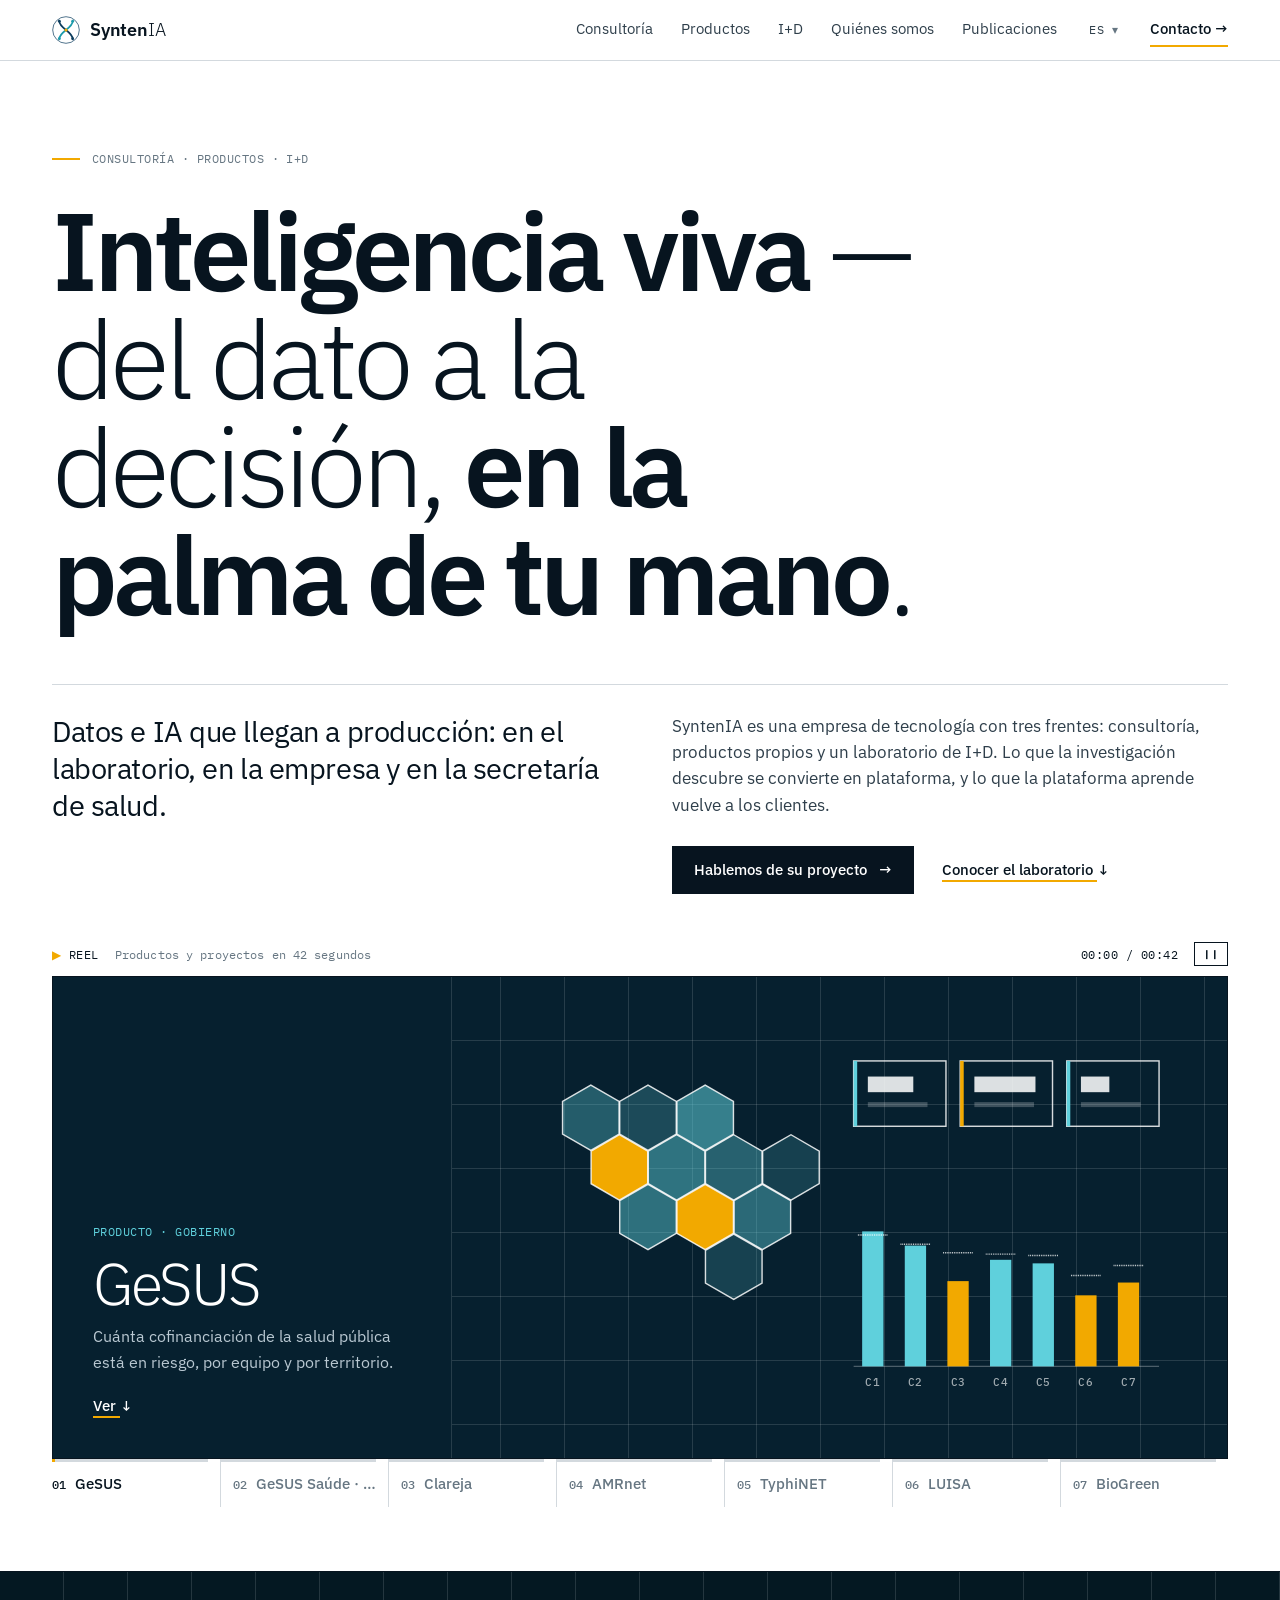
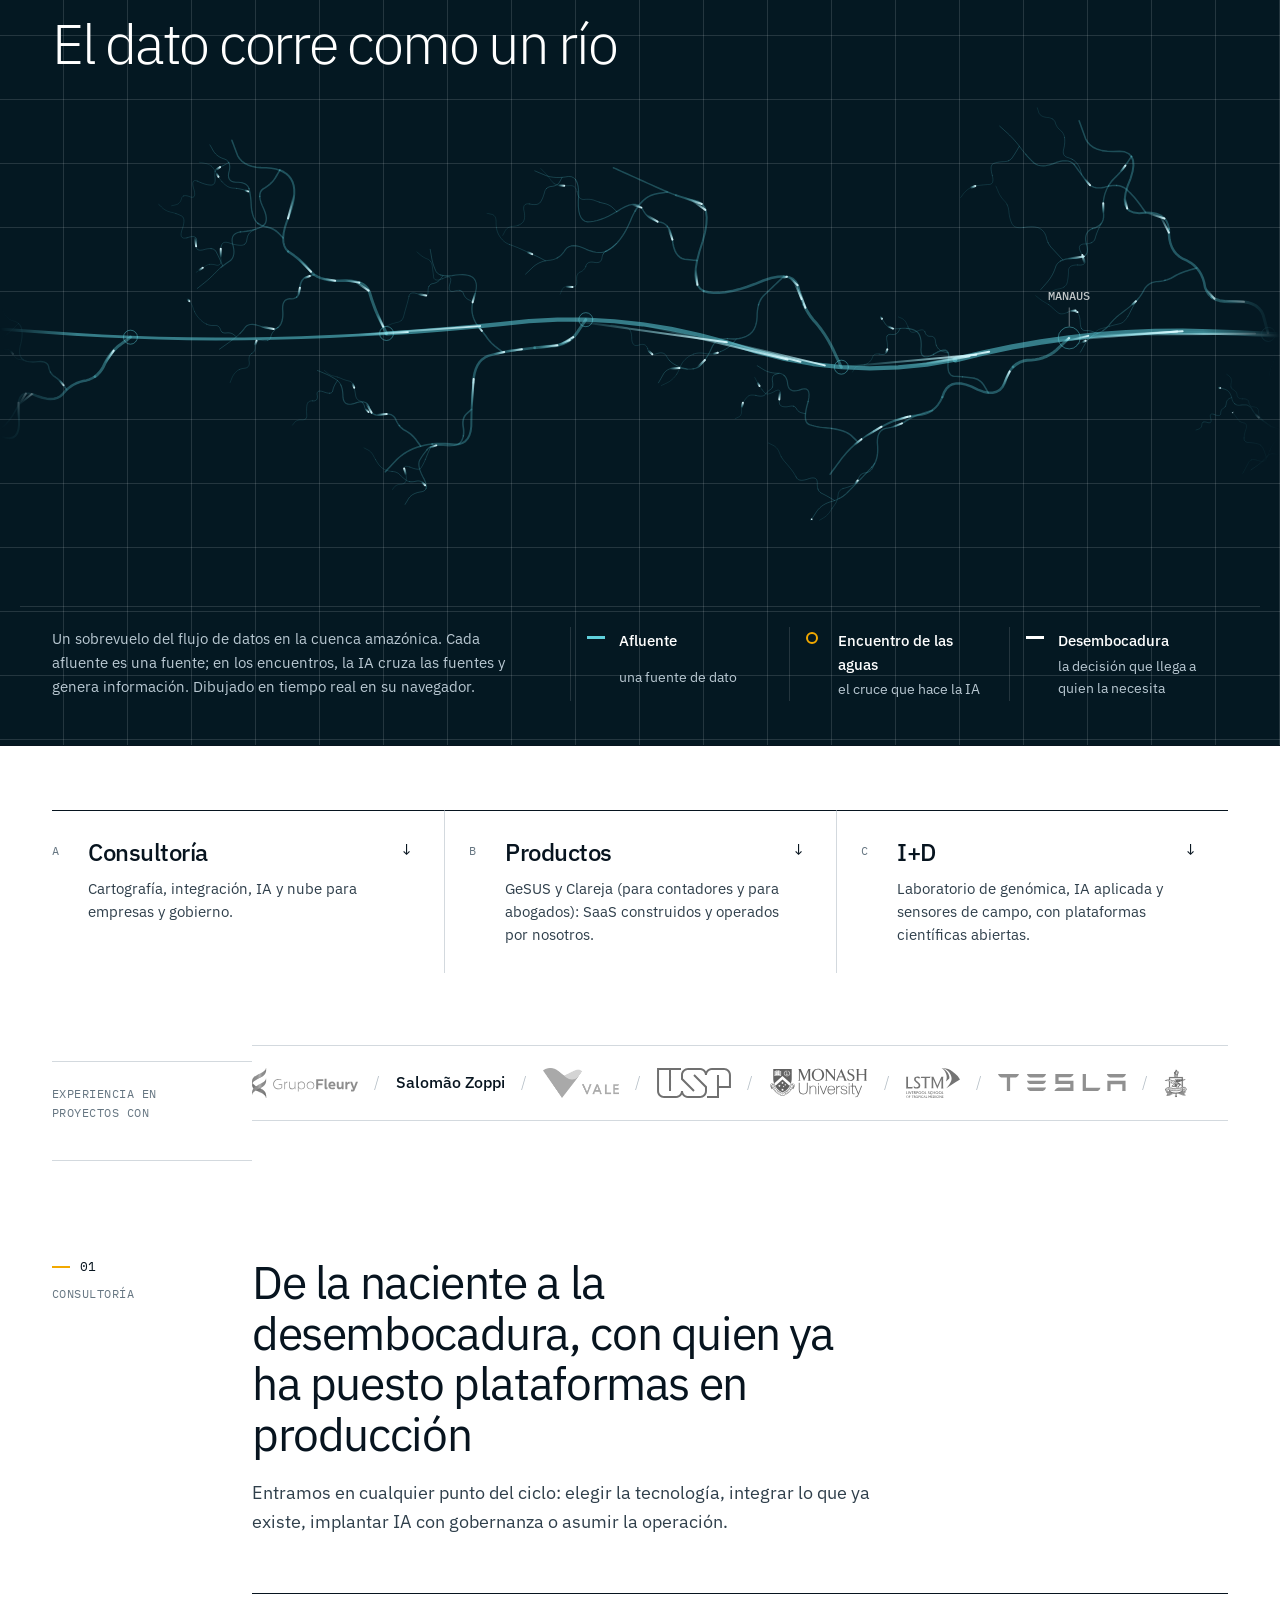
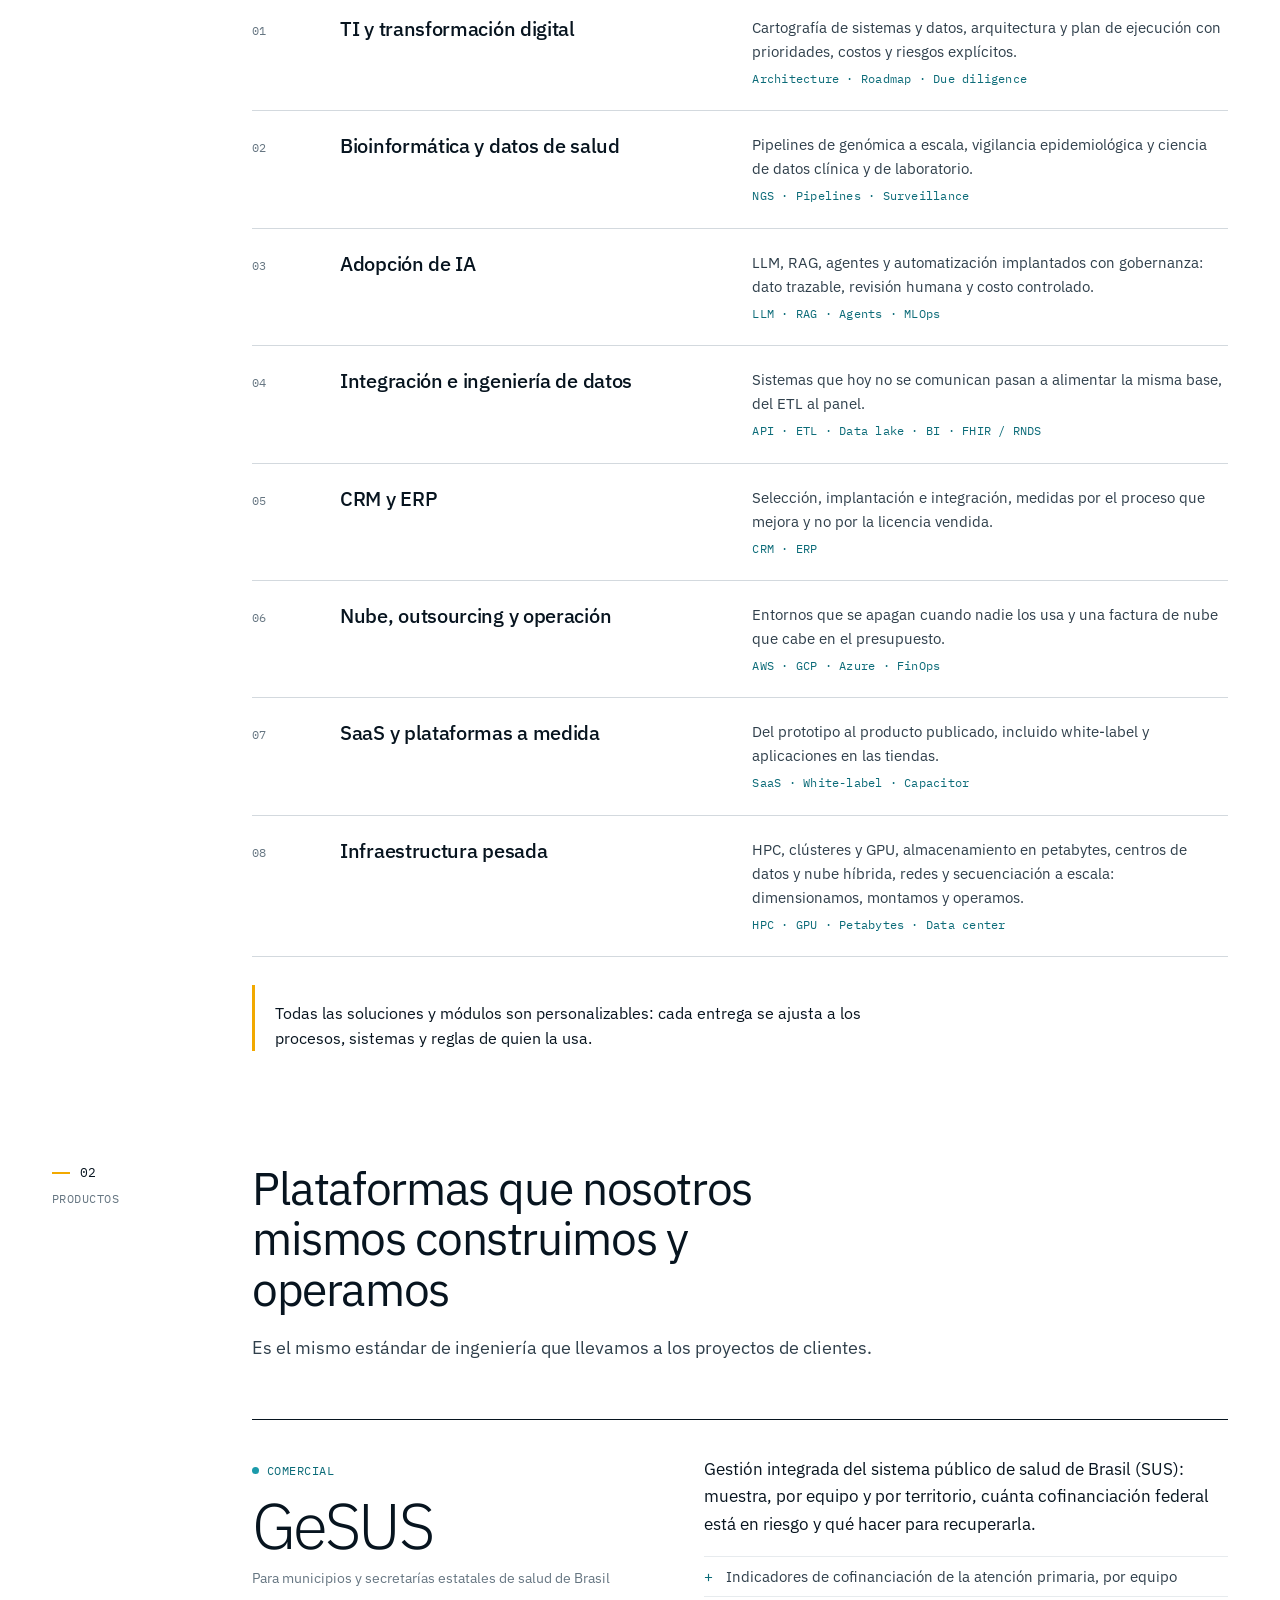
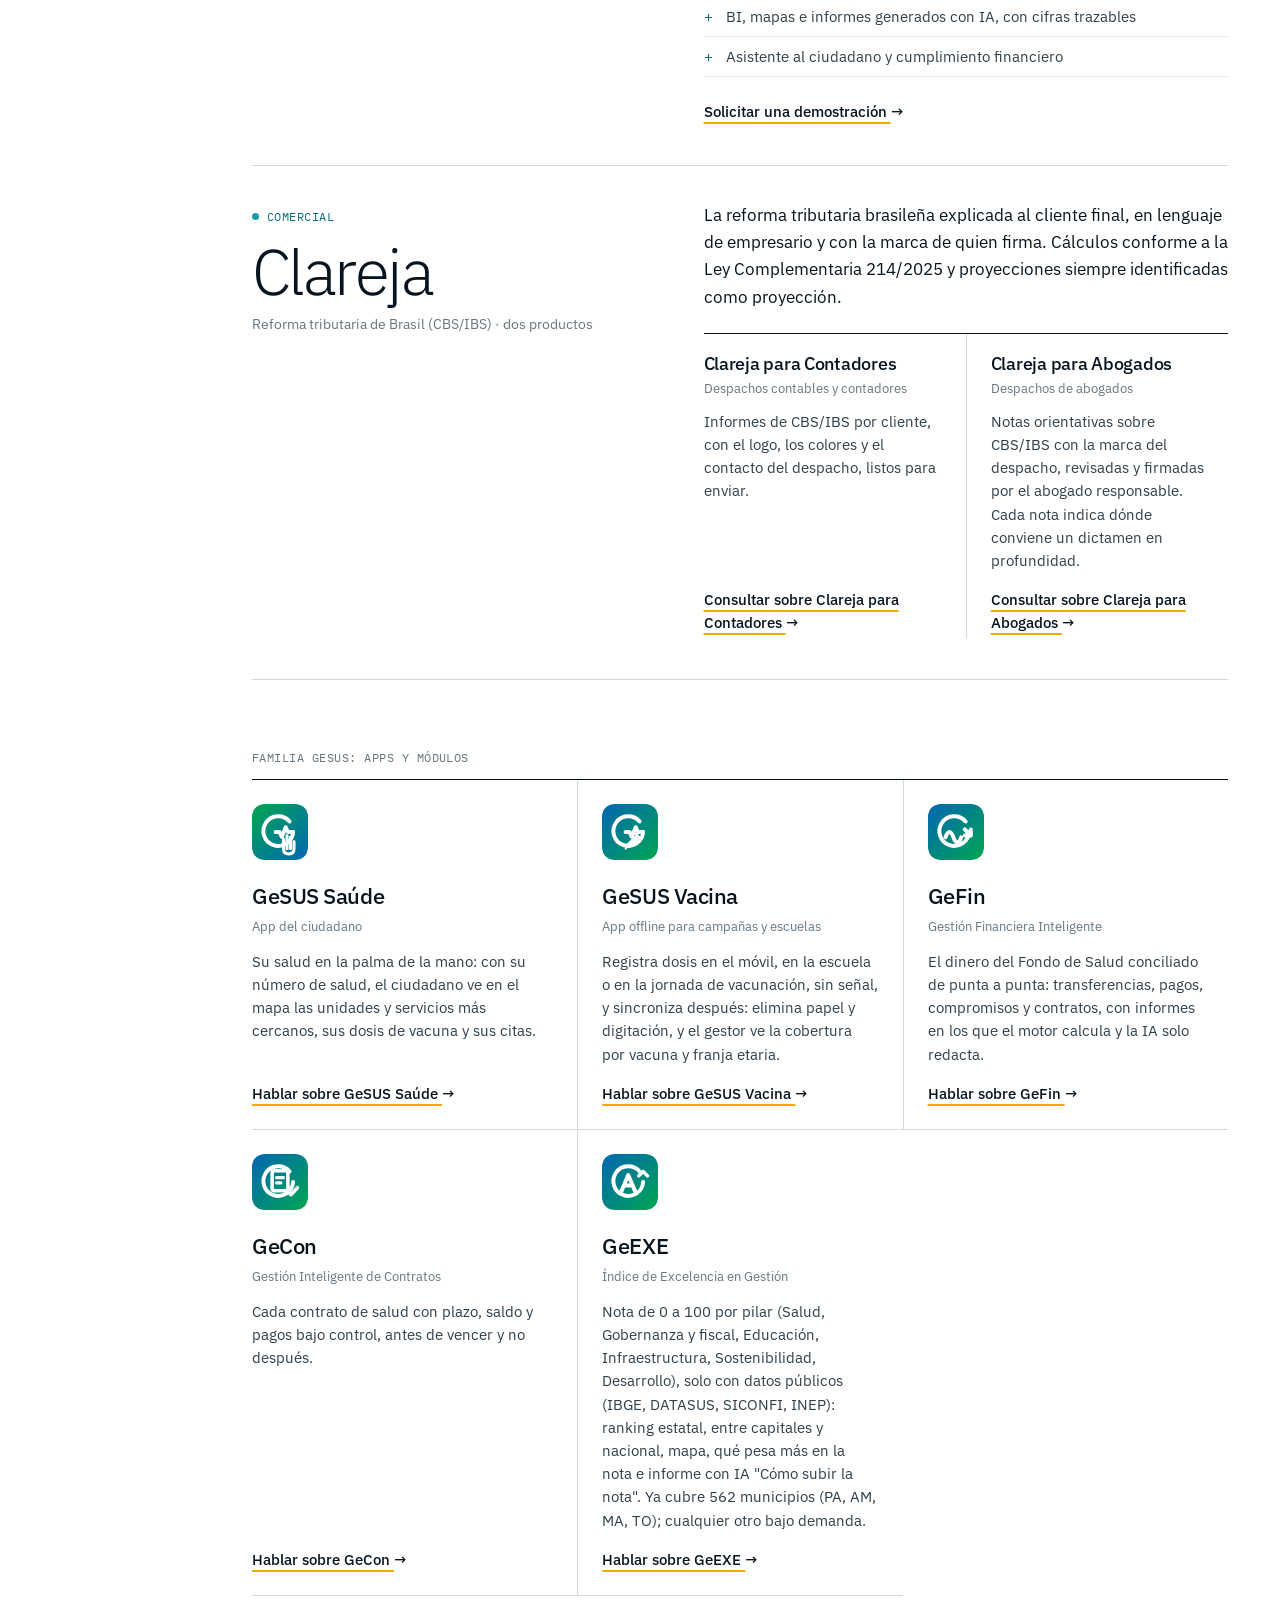
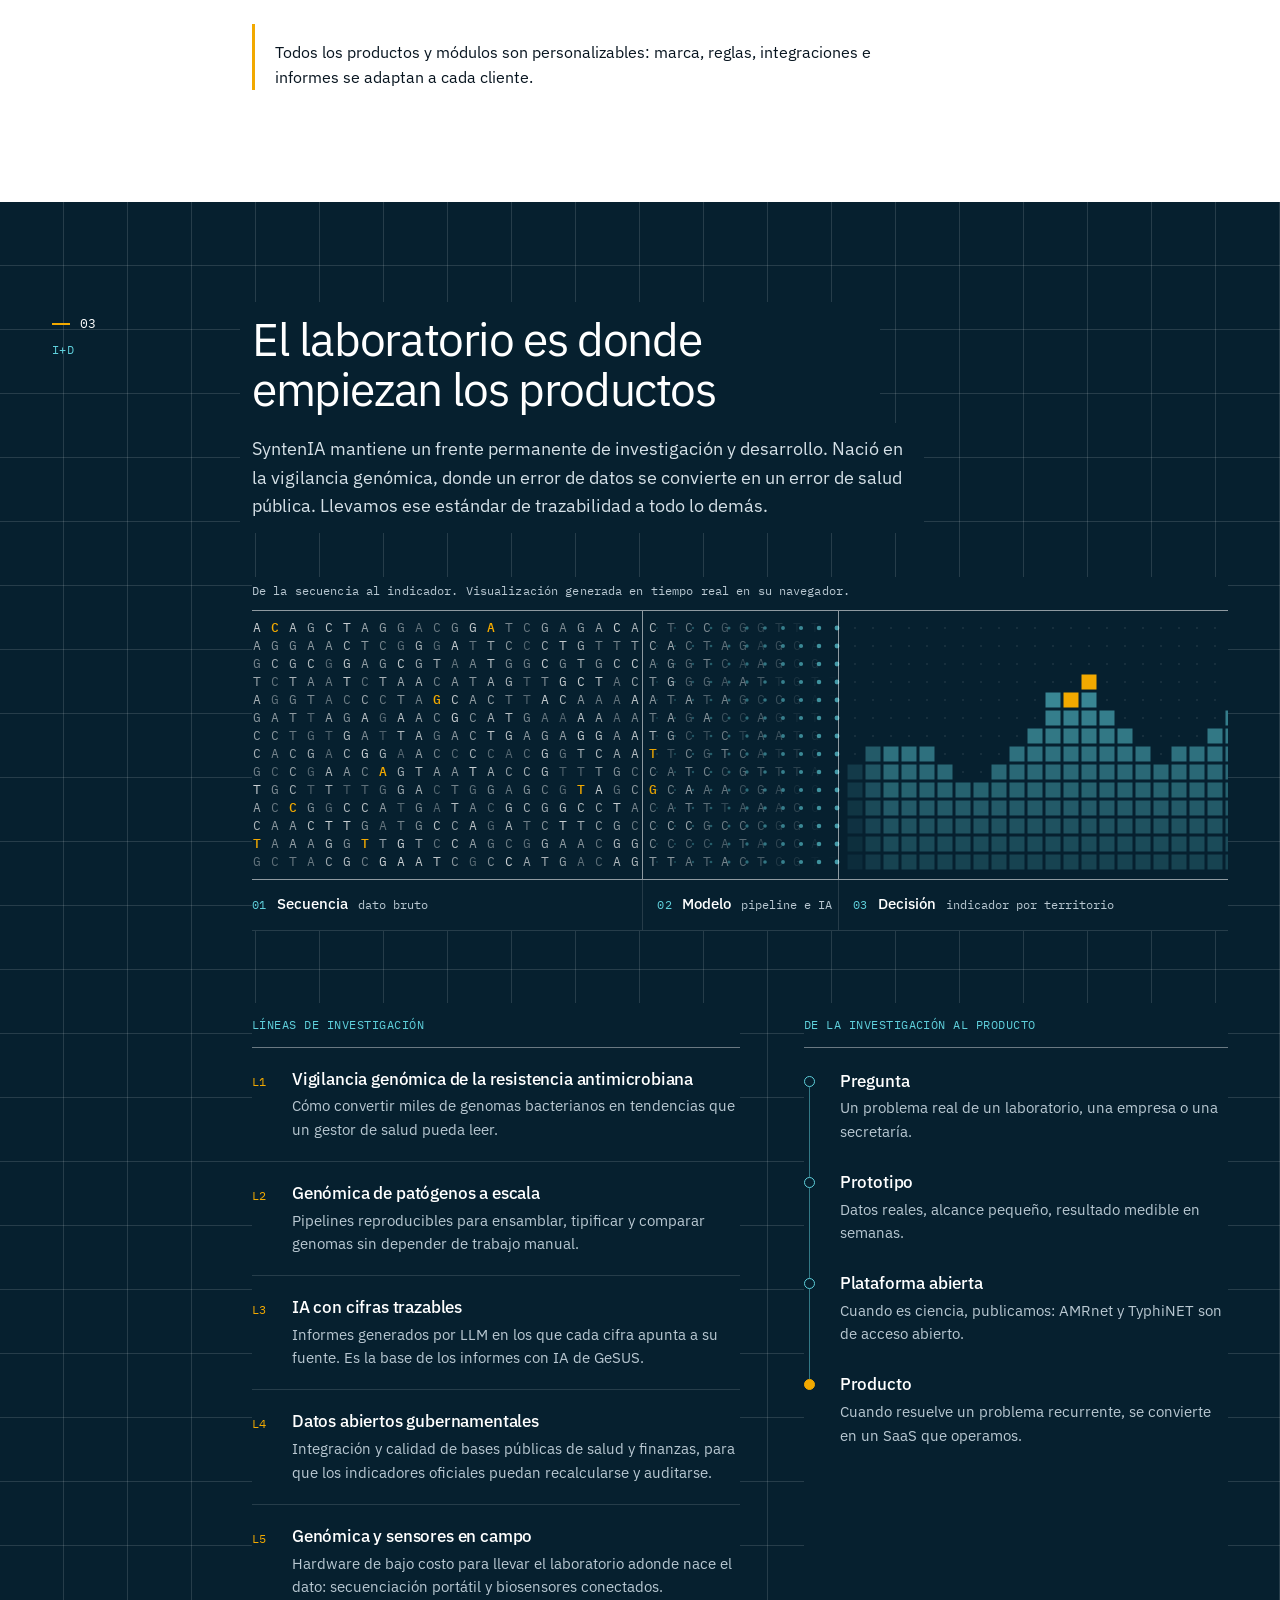
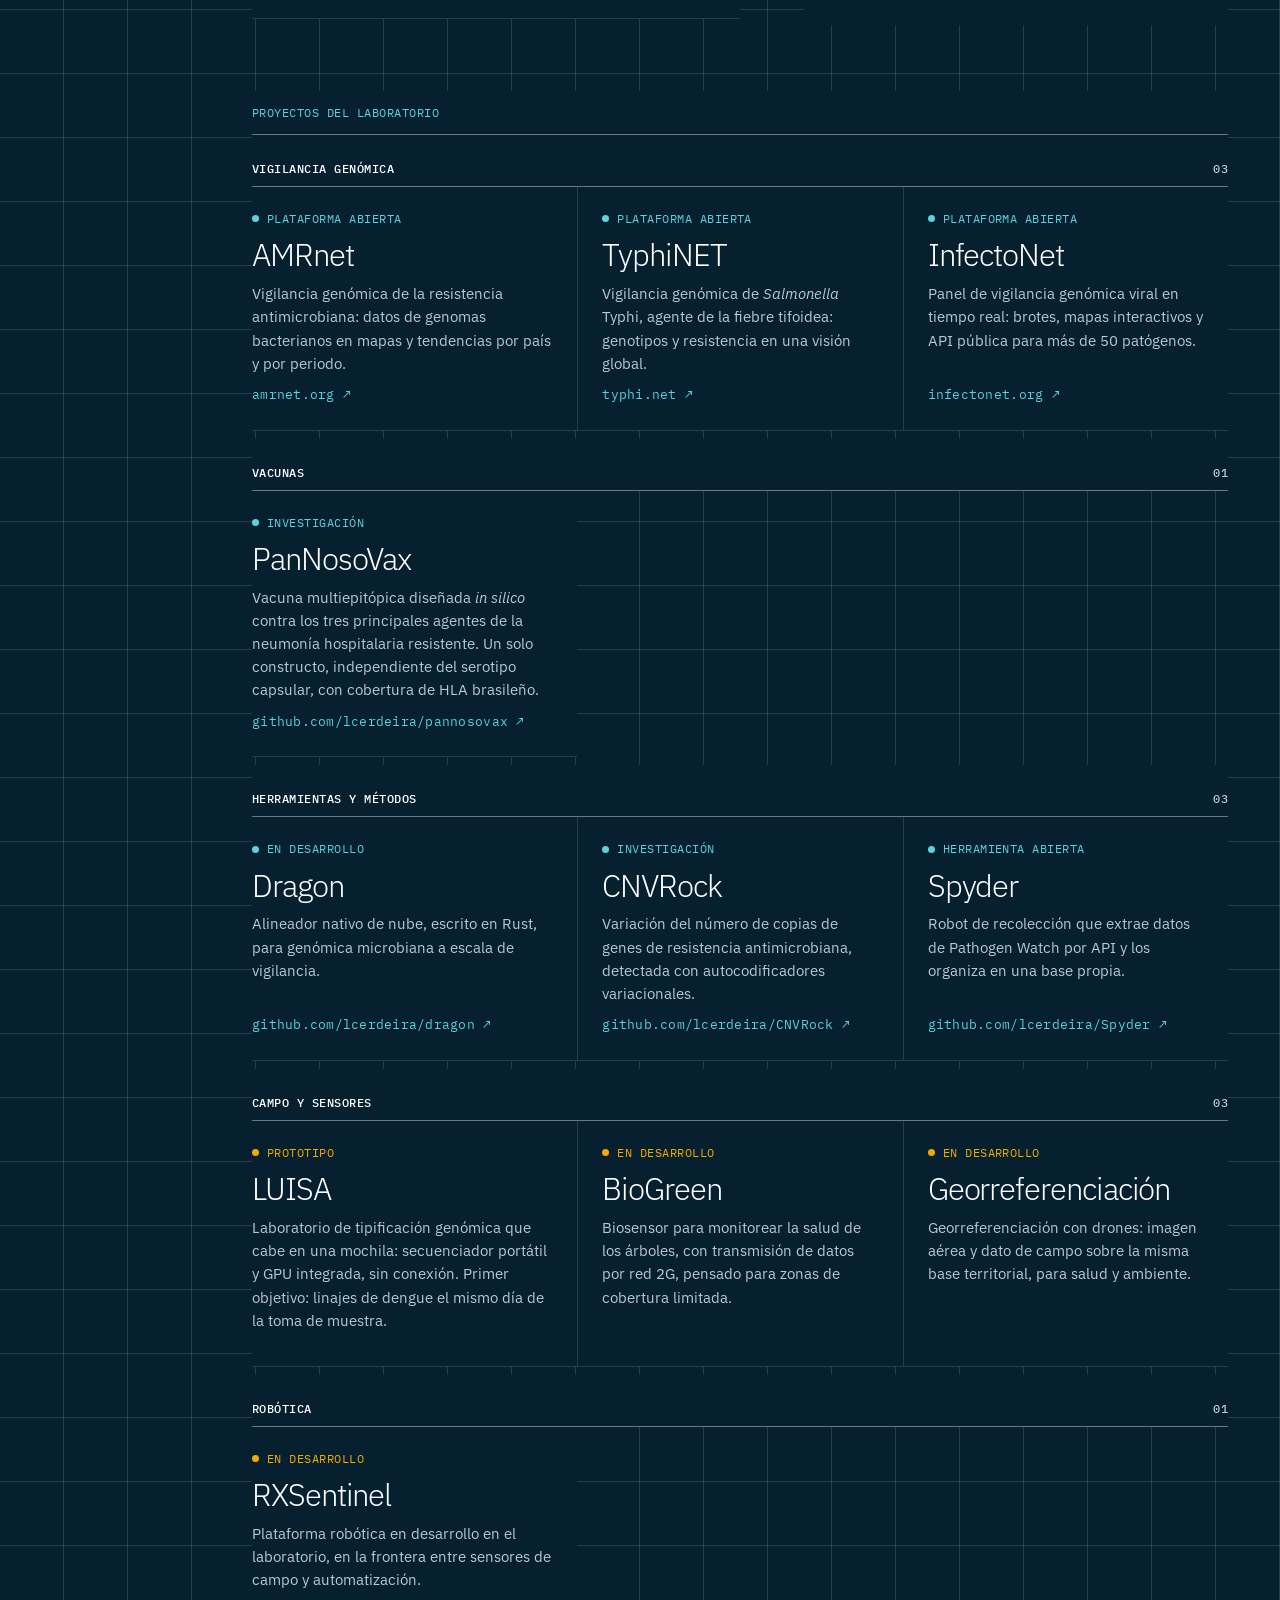
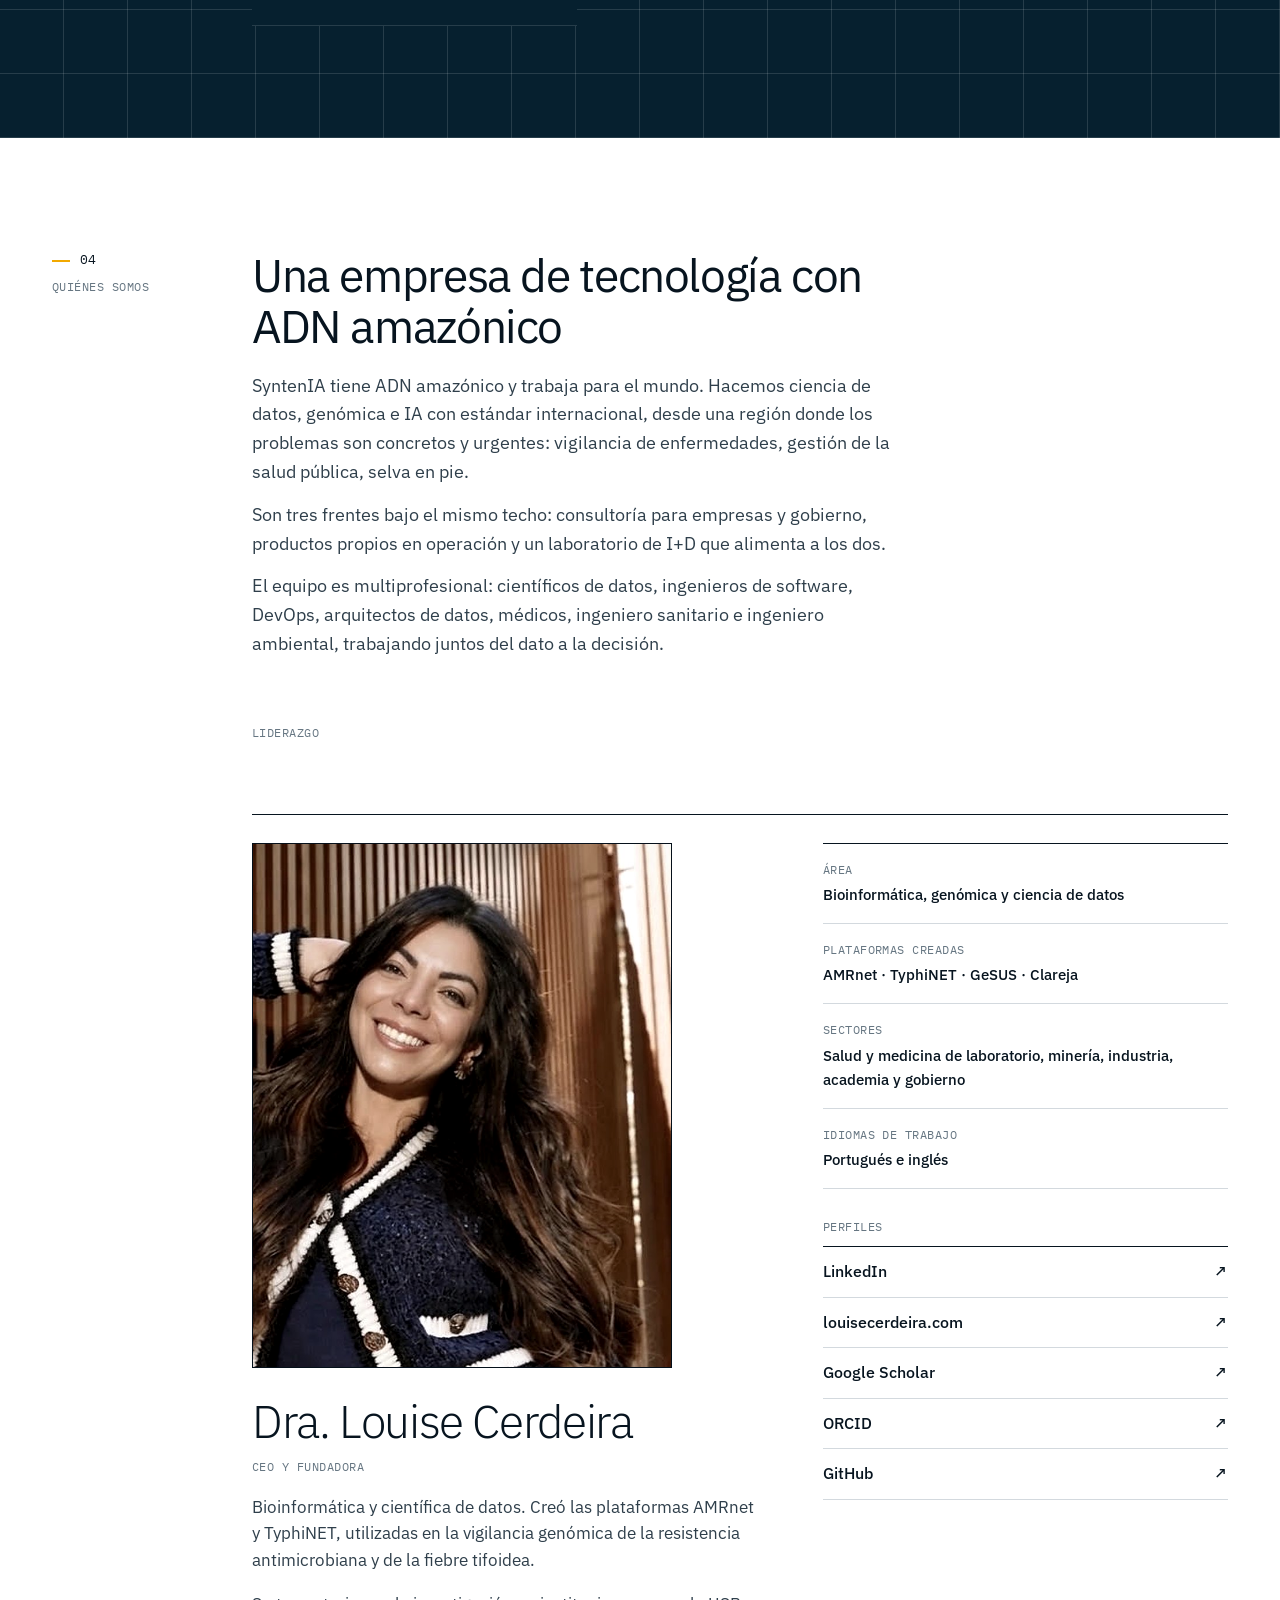
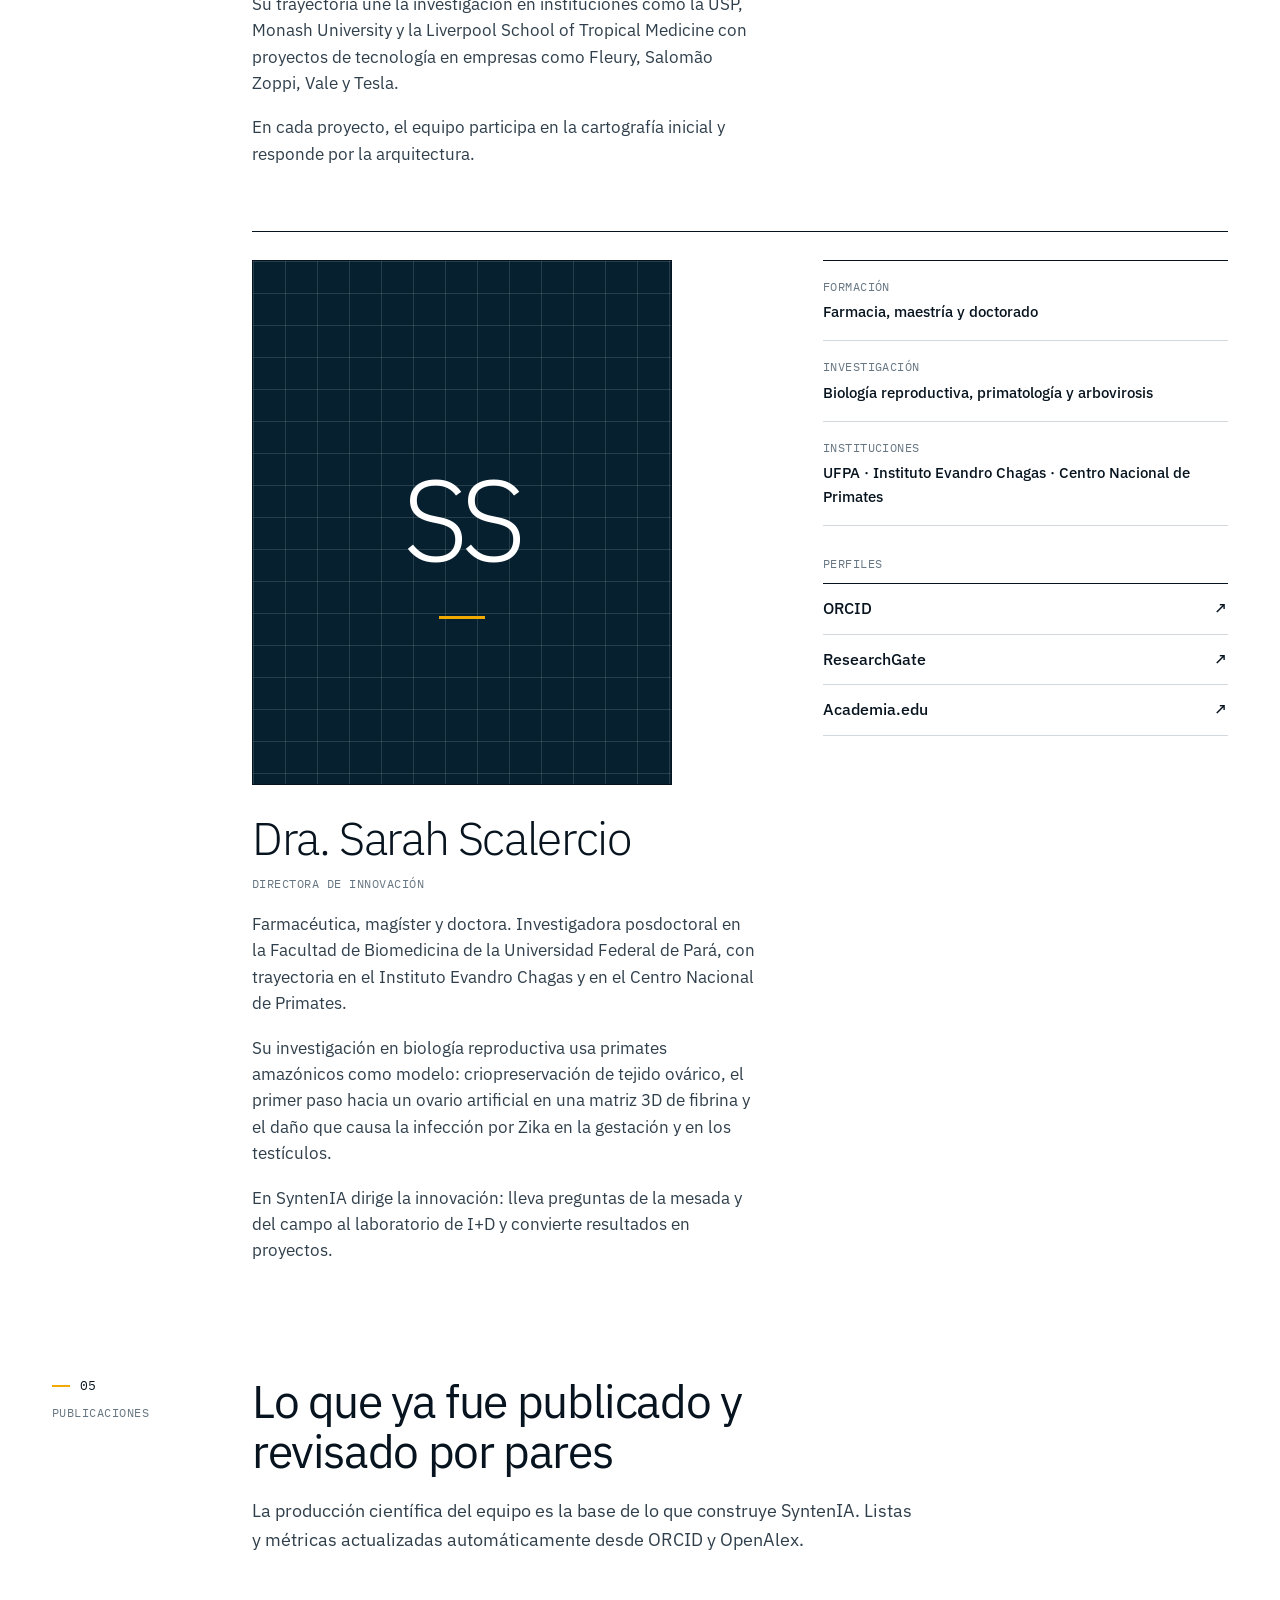
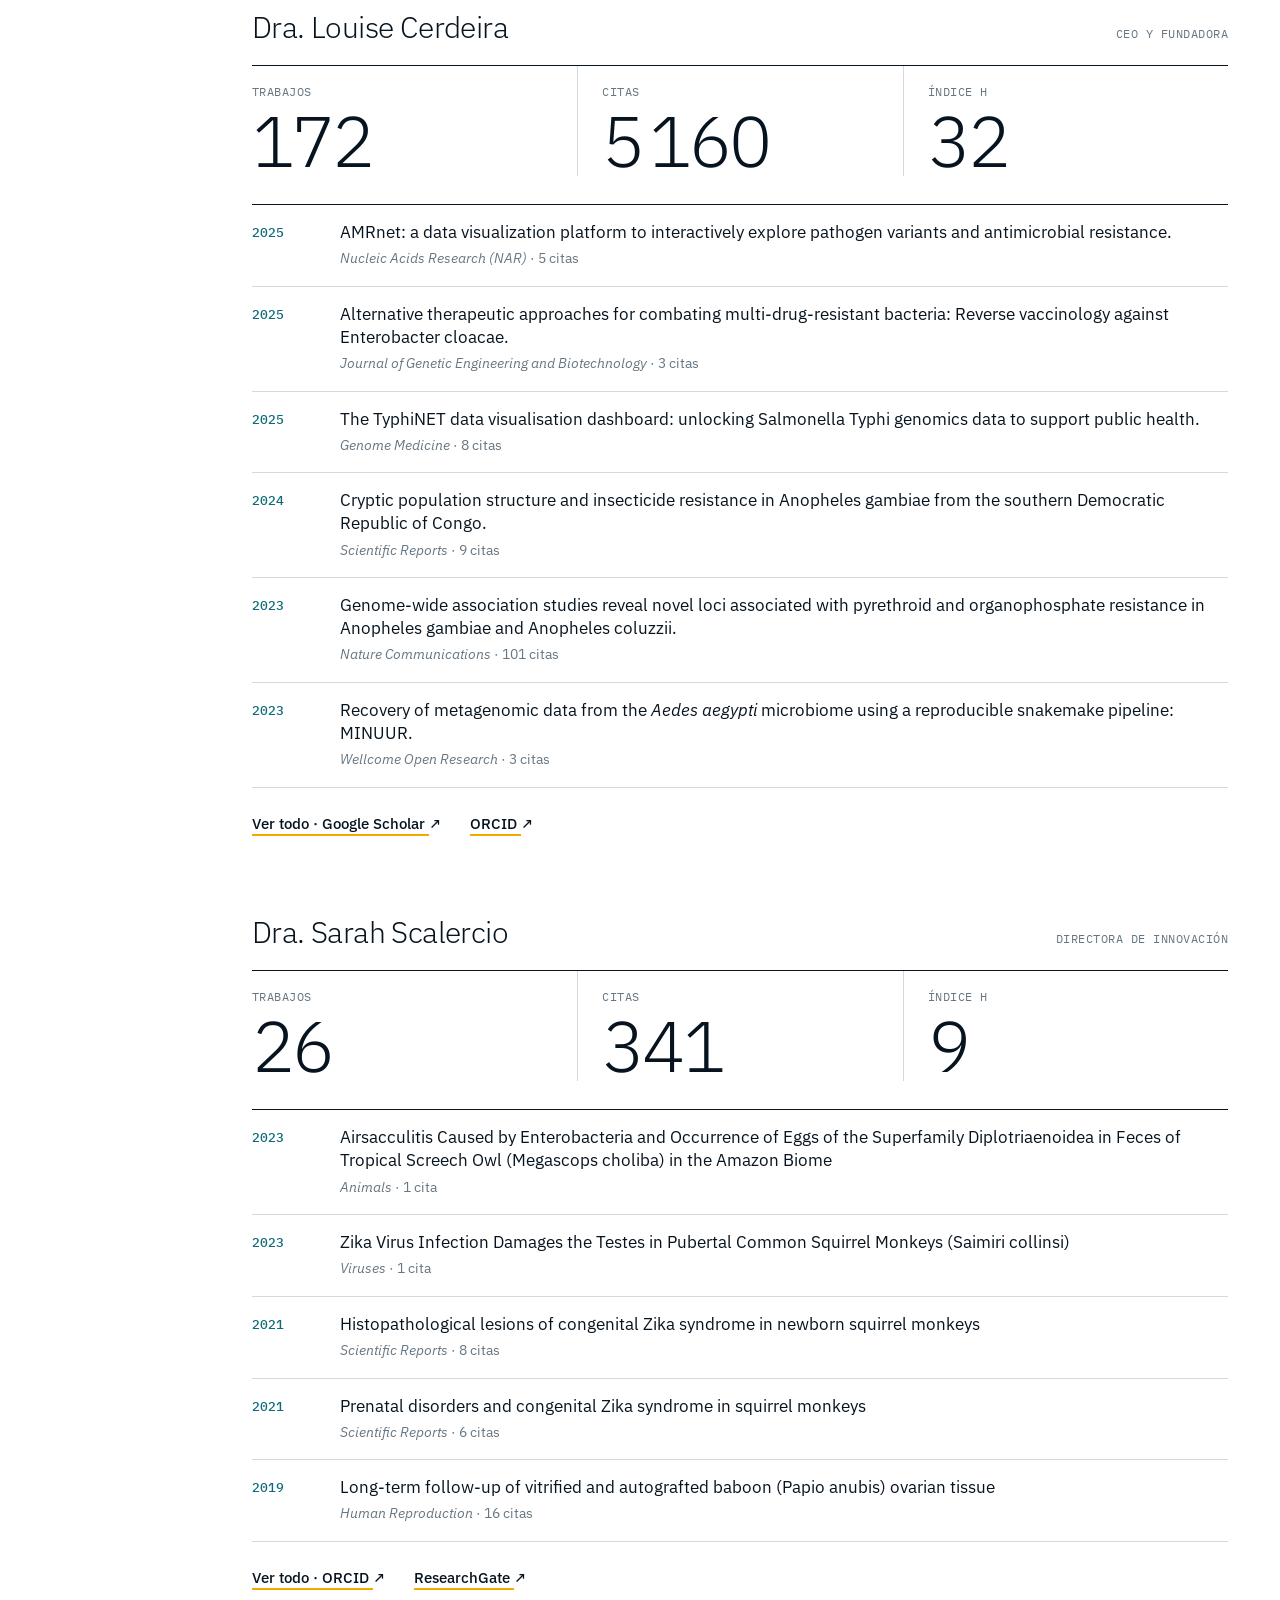
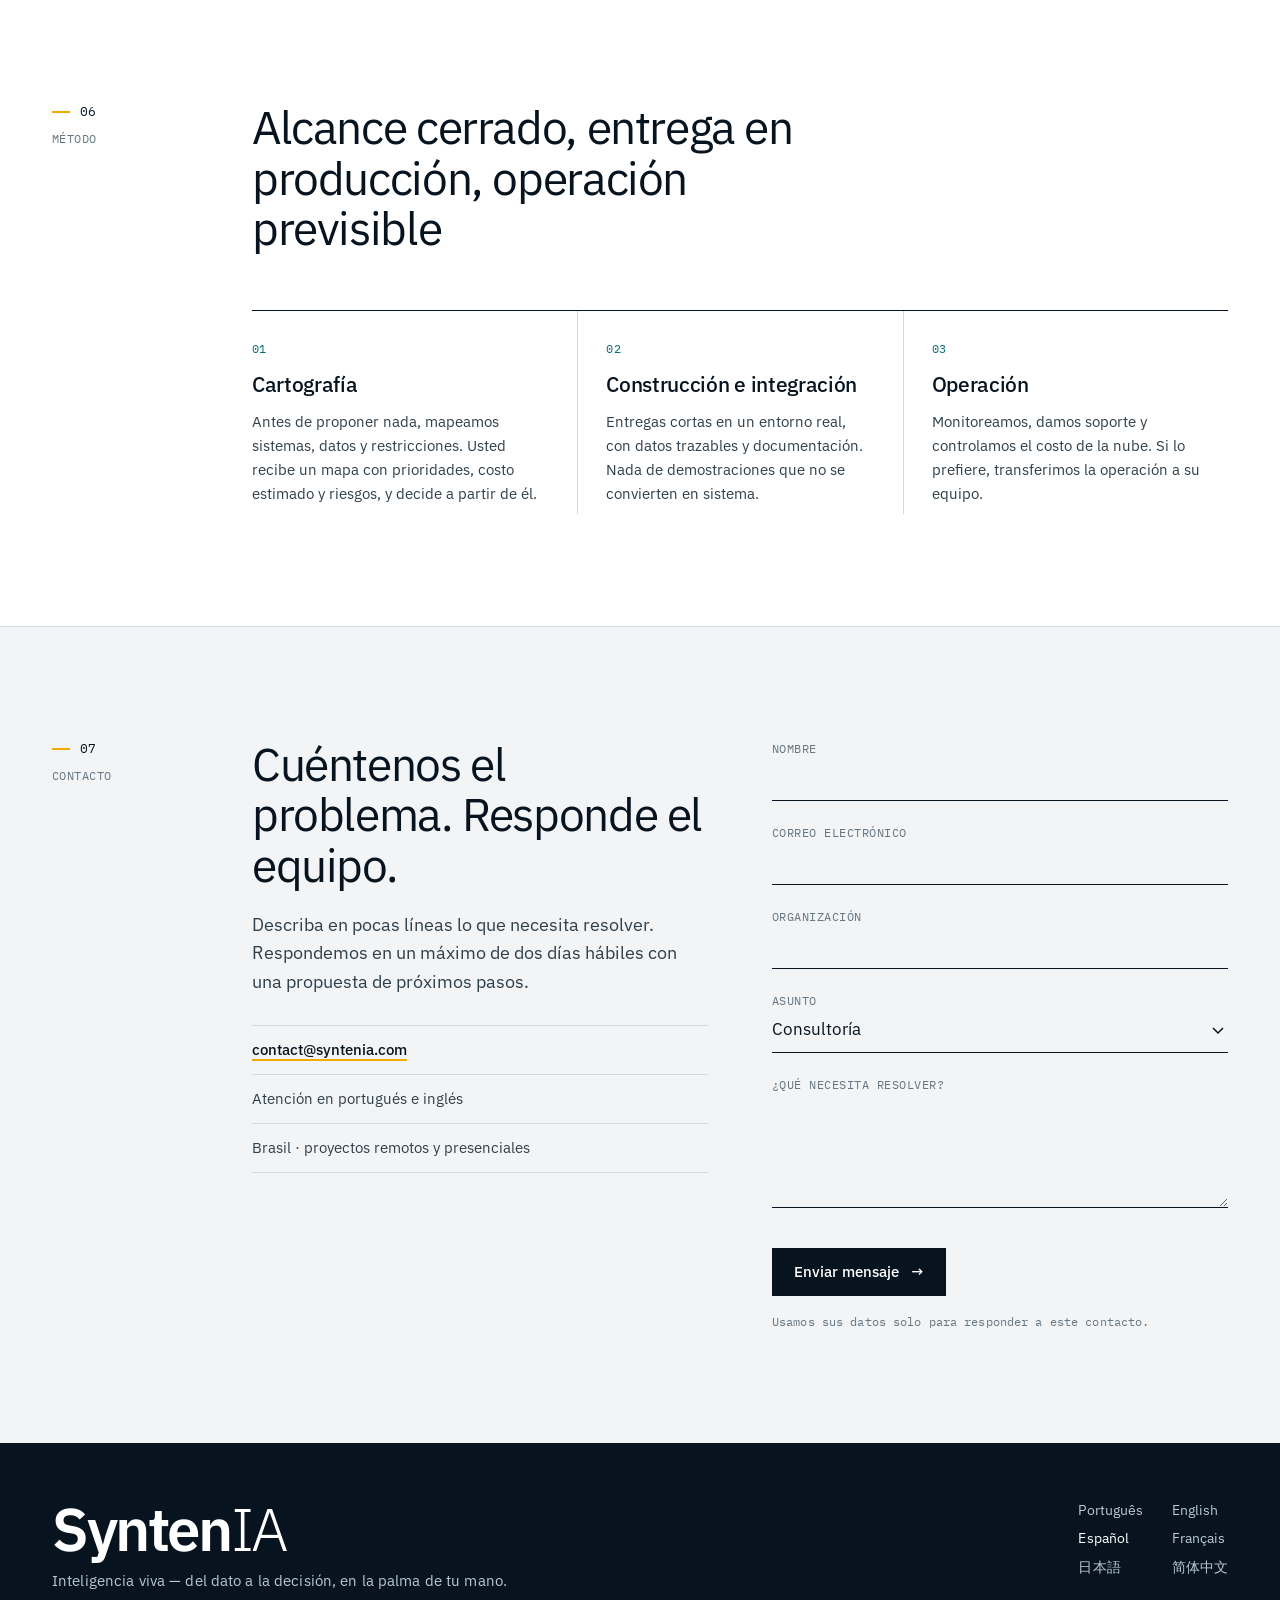
<file: es/index.html>
<!doctype html>
<html lang="es">
<head>
<meta charset="utf-8">
<meta name="viewport" content="width=device-width, initial-scale=1">
<title>SyntenIA — Inteligencia viva, del dato a la decisión: consultoría, productos e I+D en datos e IA</title>
<meta name="description" content="Empresa de tecnología con tres frentes: consultoría, productos propios (GeSUS, Clareja) y un laboratorio de I+D en genómica e IA aplicada, creador de las plataformas AMRnet y TyphiNET.">
<link rel="canonical" href="https://syntenia.com/es/">
<link rel="alternate" hreflang="pt-BR" href="https://syntenia.com/">
<link rel="alternate" hreflang="en" href="https://syntenia.com/en/">
<link rel="alternate" hreflang="es" href="https://syntenia.com/es/">
<link rel="alternate" hreflang="fr" href="https://syntenia.com/fr/">
<link rel="alternate" hreflang="ja" href="https://syntenia.com/ja/">
<link rel="alternate" hreflang="zh-Hans" href="https://syntenia.com/zh/">
<link rel="alternate" hreflang="x-default" href="https://syntenia.com/">
<meta property="og:title" content="SyntenIA — Inteligencia viva, del dato a la decisión: consultoría, productos e I+D en datos e IA">
<meta property="og:description" content="Empresa de tecnología con tres frentes: consultoría, productos propios (GeSUS, Clareja) y un laboratorio de I+D en genómica e IA aplicada, creador de las plataformas AMRnet y TyphiNET.">
<meta property="og:type" content="website">
<meta property="og:locale" content="es_ES">
<meta name="theme-color" content="#06202f">
<link rel="icon" href="../assets/favicon.svg" type="image/svg+xml">
<link rel="icon" href="../assets/favicon-32.png" type="image/png" sizes="32x32">
<link rel="apple-touch-icon" href="../assets/favicon-180.png" sizes="180x180">
<link rel="manifest" href="../site.webmanifest">
<link rel="preconnect" href="https://fonts.googleapis.com">
<link rel="preconnect" href="https://fonts.gstatic.com" crossorigin>
<link href="https://fonts.googleapis.com/css2?family=IBM+Plex+Mono:wght@400;500&family=IBM+Plex+Sans:wght@300;400;500;600&display=swap" rel="stylesheet">
<link rel="stylesheet" href="../styles.css">
</head>
<body>
<!-- Gerado por build.py a partir de src/content/es.json. Não editar à mão. -->

<header class="top">
  <div class="frame">
    <a class="brand" href="#" aria-label="SyntenIA"><img src="../assets/simbolo.svg" alt="" width="28" height="28"><span><b>Synten</b>IA</span></a>
    <nav aria-label="SyntenIA">
      <a href="#servicos">Consultoría</a>
      <a href="#produtos">Productos</a>
      <a href="#pd">I+D</a>
      <a href="#sobre">Quiénes somos</a>
      <a href="#publicacoes">Publicaciones</a>
    </nav>
    <details class="lang">
      <summary aria-label="Idioma">ES</summary>
      <ul>
        <li><a href=".././" hreflang="pt-BR" lang="pt-BR">Português</a></li>
        <li><a href="../en/" hreflang="en" lang="en">English</a></li>
        <li><a href="../es/" hreflang="es" lang="es" aria-current="page">Español</a></li>
        <li><a href="../fr/" hreflang="fr" lang="fr">Français</a></li>
        <li><a href="../ja/" hreflang="ja" lang="ja">日本語</a></li>
        <li><a href="../zh/" hreflang="zh-Hans" lang="zh-Hans">简体中文</a></li>
      </ul>
    </details>
    <a class="navcta" href="#contato">Contacto <span aria-hidden="true">→</span></a>
  </div>
</header>

<main>
<section class="hero frame">
  <p class="kicker">Consultoría · Productos · I+D</p>
  <h1><em>Inteligencia viva</em> — del dato a la decisión, <em>en la palma de tu mano</em>.</h1>
  <div class="hero-grid">
    <p class="lead">Datos e IA que llegan a producción: en el laboratorio, en la empresa y en la secretaría de salud.</p>
    <div>
      <p class="sub">SyntenIA es una empresa de tecnología con tres frentes: consultoría, productos propios y un laboratorio de I+D. Lo que la investigación descubre se convierte en plataforma, y lo que la plataforma aprende vuelve a los clientes.</p>
      <div class="cta-row">
        <a class="btn" href="#contato">Hablemos de su proyecto <span aria-hidden="true">→</span></a>
        <a class="link" href="#pd">Conocer el laboratorio <span aria-hidden="true">↓</span></a>
      </div>
    </div>
  </div>
</section>

<section class="reel frame" id="reel" aria-roledescription="carousel" aria-label="Productos y proyectos en 42 segundos">
  <div class="reel-bar">
    <span class="k">Reel</span><span class="ttl">Productos y proyectos en 42 segundos</span>
    <span class="tc" id="reel-tc" aria-hidden="true">00:00 / 00:42</span>
    <button type="button" id="reel-toggle" data-pause="Pausar" data-play="Reproducir" aria-label="Pausar"><span aria-hidden="true">❙❙</span></button>
  </div>
  <div class="reel-stage">
      <article class="scene on" data-i="0" aria-roledescription="slide" aria-label="1 / 7: GeSUS">
        <div class="cap"><span class="tag">Producto · Gobierno</span><h2>GeSUS</h2><p>Cuánta cofinanciación de la salud pública está en riesgo, por equipo y por territorio.</p><a class="link" href="#produtos">Ver <span aria-hidden="true">↓</span></a></div>
        <div class="art"><svg viewBox="0 0 1000 620" preserveAspectRatio="xMidYMid meet" aria-hidden="true" focusable="false"><polygon class="s-teal-fill pop" fill-opacity="0.34" points="189.8,193.0 150.0,216.0 110.2,193.0 110.2,147.0 150.0,124.0 189.8,147.0" style="--d:0.15s"/><polygon class="s-line draw" pathLength="1" points="189.8,193.0 150.0,216.0 110.2,193.0 110.2,147.0 150.0,124.0 189.8,147.0" style="--d:0.05s"/><polygon class="s-teal-fill pop" fill-opacity="0.24" points="270.3,193.0 230.5,216.0 190.7,193.0 190.7,147.0 230.5,124.0 270.3,147.0" style="--d:0.22s"/><polygon class="s-line draw" pathLength="1" points="270.3,193.0 230.5,216.0 190.7,193.0 190.7,147.0 230.5,124.0 270.3,147.0" style="--d:0.12s"/><polygon class="s-teal-fill pop" fill-opacity="0.54" points="350.8,193.0 311.0,216.0 271.2,193.0 271.2,147.0 311.0,124.0 350.8,147.0" style="--d:0.29s"/><polygon class="s-line draw" pathLength="1" points="350.8,193.0 311.0,216.0 271.2,193.0 271.2,147.0 311.0,124.0 350.8,147.0" style="--d:0.19s"/><polygon class="s-amber-fill pop" points="230.1,262.9 190.2,285.9 150.4,262.9 150.4,216.9 190.2,193.9 230.1,216.9" style="--d:0.36s"/><polygon class="s-line draw" pathLength="1" points="230.1,262.9 190.2,285.9 150.4,262.9 150.4,216.9 190.2,193.9 230.1,216.9" style="--d:0.26s"/><polygon class="s-teal-fill pop" fill-opacity="0.47" points="310.6,262.9 270.8,285.9 230.9,262.9 230.9,216.9 270.8,193.9 310.6,216.9" style="--d:0.43s"/><polygon class="s-line draw" pathLength="1" points="310.6,262.9 270.8,285.9 230.9,262.9 230.9,216.9 270.8,193.9 310.6,216.9" style="--d:0.33s"/><polygon class="s-teal-fill pop" fill-opacity="0.37" points="391.1,262.9 351.2,285.9 311.4,262.9 311.4,216.9 351.2,193.9 391.1,216.9" style="--d:0.50s"/><polygon class="s-line draw" pathLength="1" points="391.1,262.9 351.2,285.9 311.4,262.9 311.4,216.9 351.2,193.9 391.1,216.9" style="--d:0.40s"/><polygon class="s-teal-fill pop" fill-opacity="0.18" points="471.6,262.9 431.8,285.9 391.9,262.9 391.9,216.9 431.8,193.9 471.6,216.9" style="--d:0.57s"/><polygon class="s-line draw" pathLength="1" points="471.6,262.9 431.8,285.9 391.9,262.9 391.9,216.9 431.8,193.9 471.6,216.9" style="--d:0.47s"/><polygon class="s-teal-fill pop" fill-opacity="0.45" points="270.3,332.8 230.5,355.8 190.7,332.8 190.7,286.8 230.5,263.8 270.3,286.8" style="--d:0.64s"/><polygon class="s-line draw" pathLength="1" points="270.3,332.8 230.5,355.8 190.7,332.8 190.7,286.8 230.5,263.8 270.3,286.8" style="--d:0.54s"/><polygon class="s-amber-fill pop" points="350.8,332.8 311.0,355.8 271.2,332.8 271.2,286.8 311.0,263.8 350.8,286.8" style="--d:0.71s"/><polygon class="s-line draw" pathLength="1" points="350.8,332.8 311.0,355.8 271.2,332.8 271.2,286.8 311.0,263.8 350.8,286.8" style="--d:0.61s"/><polygon class="s-teal-fill pop" fill-opacity="0.41" points="431.3,332.8 391.5,355.8 351.7,332.8 351.7,286.8 391.5,263.8 431.3,286.8" style="--d:0.78s"/><polygon class="s-line draw" pathLength="1" points="431.3,332.8 391.5,355.8 351.7,332.8 351.7,286.8 391.5,263.8 431.3,286.8" style="--d:0.68s"/><polygon class="s-teal-fill pop" fill-opacity="0.19" points="391.1,402.8 351.2,425.8 311.4,402.8 311.4,356.8 351.2,333.8 391.1,356.8" style="--d:0.85s"/><polygon class="s-line draw" pathLength="1" points="391.1,402.8 351.2,425.8 311.4,402.8 311.4,356.8 351.2,333.8 391.1,356.8" style="--d:0.75s"/><rect class="s-line draw" pathLength="1" x="520" y="90" width="130" height="92" style="--d:0.30s"/><rect class="s-teal-fill pop" x="520" y="90" width="5" height="92" style="--d:0.50s"/><rect class="s-white-fill pop" x="540" y="112" width="64" height="22" style="--d:0.70s"/><rect class="s-dim-fill pop" x="540" y="148" width="84" height="7" style="--d:0.80s"/><rect class="s-line draw" pathLength="1" x="670" y="90" width="130" height="92" style="--d:0.45s"/><rect class="s-amber-fill pop" x="670" y="90" width="5" height="92" style="--d:0.65s"/><rect class="s-white-fill pop" x="690" y="112" width="86" height="22" style="--d:0.85s"/><rect class="s-dim-fill pop" x="690" y="148" width="84" height="7" style="--d:0.95s"/><rect class="s-line draw" pathLength="1" x="820" y="90" width="130" height="92" style="--d:0.60s"/><rect class="s-teal-fill pop" x="820" y="90" width="5" height="92" style="--d:0.80s"/><rect class="s-white-fill pop" x="840" y="112" width="40" height="22" style="--d:1.00s"/><rect class="s-dim-fill pop" x="840" y="148" width="84" height="7" style="--d:1.10s"/><line class="s-dim" x1="520" y1="520" x2="950" y2="520"/><rect class="s-teal-fill grow" x="532" y="330" width="30" height="190" style="--d:1.00s"/><line class="s-line s-dash draw" pathLength="1" x1="526" y1="335" x2="568" y2="335" style="--d:1.60s"/><text class="s-text" x="547" y="548" text-anchor="middle">C1</text><rect class="s-teal-fill grow" x="592" y="350" width="30" height="170" style="--d:1.10s"/><line class="s-line s-dash draw" pathLength="1" x1="586" y1="348" x2="628" y2="348" style="--d:1.65s"/><text class="s-text" x="607" y="548" text-anchor="middle">C2</text><rect class="s-amber-fill grow" x="652" y="400" width="30" height="120" style="--d:1.20s"/><line class="s-line s-dash draw" pathLength="1" x1="646" y1="360" x2="688" y2="360" style="--d:1.70s"/><text class="s-text" x="667" y="548" text-anchor="middle">C3</text><rect class="s-teal-fill grow" x="712" y="370" width="30" height="150" style="--d:1.30s"/><line class="s-line s-dash draw" pathLength="1" x1="706" y1="362" x2="748" y2="362" style="--d:1.75s"/><text class="s-text" x="727" y="548" text-anchor="middle">C4</text><rect class="s-teal-fill grow" x="772" y="375" width="30" height="145" style="--d:1.40s"/><line class="s-line s-dash draw" pathLength="1" x1="766" y1="364" x2="808" y2="364" style="--d:1.80s"/><text class="s-text" x="787" y="548" text-anchor="middle">C5</text><rect class="s-amber-fill grow" x="832" y="420" width="30" height="100" style="--d:1.50s"/><line class="s-line s-dash draw" pathLength="1" x1="826" y1="392" x2="868" y2="392" style="--d:1.85s"/><text class="s-text" x="847" y="548" text-anchor="middle">C6</text><rect class="s-amber-fill grow" x="892" y="402" width="30" height="118" style="--d:1.60s"/><line class="s-line s-dash draw" pathLength="1" x1="886" y1="378" x2="928" y2="378" style="--d:1.90s"/><text class="s-text" x="907" y="548" text-anchor="middle">C7</text></svg></div>
      </article>
      <article class="scene" data-i="1" aria-roledescription="slide" aria-label="2 / 7: GeSUS Saúde · Vacina">
        <div class="cap"><span class="tag">Producto · Apps</span><h2>GeSUS Saúde · Vacina</h2><p>El ciudadano con la salud en la palma de la mano; la campaña de vacunación sin papel, incluso sin conexión.</p><a class="link" href="#produtos">Ver <span aria-hidden="true">↓</span></a></div>
        <div class="art"><svg viewBox="0 0 1000 620" preserveAspectRatio="xMidYMid meet" aria-hidden="true" focusable="false"><rect class="s-line draw" pathLength="1" x="150" y="60" width="270" height="500" rx="28" style="--d:0.10s"/><rect class="s-page pop" x="164" y="76" width="242" height="468" rx="16" style="--d:0.30s"/><rect class="s-dim-fill pop" x="255" y="88" width="60" height="6" rx="3" style="--d:0.40s"/><rect class="s-teal-fill pop" x="180" y="112" width="70" height="8" style="--d:0.50s"/><rect class="s-line draw" pathLength="1" x="560" y="60" width="270" height="500" rx="28" style="--d:1.00s"/><rect class="s-page pop" x="574" y="76" width="242" height="468" rx="16" style="--d:1.20s"/><rect class="s-dim-fill pop" x="665" y="88" width="60" height="6" rx="3" style="--d:1.30s"/><rect class="s-amber-fill pop" x="590" y="112" width="70" height="8" style="--d:1.40s"/><rect class="s-dim draw" pathLength="1" x="180" y="140" width="210" height="190" style="--d:0.50s"/><path class="s-dim draw" pathLength="1" d="M180 200 h 210" style="--d:0.60s"/><path class="s-dim draw" pathLength="1" d="M180 260 h 210" style="--d:0.68s"/><path class="s-dim draw" pathLength="1" d="M240 140 v 190" style="--d:0.76s"/><path class="s-dim draw" pathLength="1" d="M320 140 v 190" style="--d:0.84s"/><path class="s-teal s-thick draw" pathLength="1" d="M200 300 L240 260 L320 260 L360 210" style="--d:1.0s"/><circle class="s-teal-fill pop" cx="200" cy="300" r="7" style="--d:1.0s"/><path class="s-amber-fill pop" d="M360 176 c -14 0 -22 10 -22 22 c 0 16 22 38 22 38 s 22 -22 22 -38 c 0 -12 -8 -22 -22 -22 z" style="--d:1.5s"/><circle class="s-navy-fill pop" cx="360" cy="198" r="6" style="--d:1.6s"/><circle class="s-amber ping" cx="360" cy="212" r="10" style="--d:1.7s"/><rect class="s-dim-fill pop" x="180" y="360" width="150" height="8" style="--d:1.60s"/><rect class="s-teal-fill pop" x="356" y="354" width="20" height="20" style="--d:1.70s"/><path class="draw" pathLength="1" d="M360 364 l 5 5 l 10 -11" style="--d:1.90s;stroke:var(--navy);stroke-width:2.5;fill:none"/><rect class="s-dim-fill pop" x="180" y="402" width="120" height="8" style="--d:1.70s"/><rect class="s-teal-fill pop" x="356" y="396" width="20" height="20" style="--d:1.80s"/><path class="draw" pathLength="1" d="M360 406 l 5 5 l 10 -11" style="--d:2.00s;stroke:var(--navy);stroke-width:2.5;fill:none"/><rect class="s-dim-fill pop" x="180" y="444" width="160" height="8" style="--d:1.80s"/><rect class="s-teal-fill pop" x="356" y="438" width="20" height="20" style="--d:1.90s"/><path class="draw" pathLength="1" d="M360 448 l 5 5 l 10 -11" style="--d:2.10s;stroke:var(--navy);stroke-width:2.5;fill:none"/><rect class="s-dim-fill pop" x="180" y="486" width="100" height="8" style="--d:1.90s"/><rect class="s-dim-fill pop" x="356" y="480" width="20" height="20" style="--d:2.00s"/><g class="pop" style="--d:1.3s"><path class="s-dim" d="M760 100 a 22 22 0 0 1 30 0 M767 110 a 12 12 0 0 1 16 0"/><circle class="s-dim-fill" cx="775" cy="118" r="2.5"/><line class="s-amber s-thick" x1="758" y1="122" x2="794" y2="94"/></g><circle class="s-dim draw" pathLength="1" cx="604" cy="154" r="9" style="--d:1.30s"/><rect class="s-dim-fill pop" x="624" y="150" width="104" height="8" style="--d:1.35s"/><rect class="s-amber-fill pop" x="766" y="144" width="20" height="20" style="--d:1.80s"/><path class="draw" pathLength="1" d="M770 154 l 5 5 l 10 -11" style="--d:2.00s;stroke:var(--navy);stroke-width:2.5;fill:none"/><circle class="s-dim draw" pathLength="1" cx="604" cy="198" r="9" style="--d:1.38s"/><rect class="s-dim-fill pop" x="624" y="194" width="122" height="8" style="--d:1.43s"/><rect class="s-amber-fill pop" x="766" y="188" width="20" height="20" style="--d:1.92s"/><path class="draw" pathLength="1" d="M770 198 l 5 5 l 10 -11" style="--d:2.12s;stroke:var(--navy);stroke-width:2.5;fill:none"/><circle class="s-dim draw" pathLength="1" cx="604" cy="242" r="9" style="--d:1.46s"/><rect class="s-dim-fill pop" x="624" y="238" width="112" height="8" style="--d:1.51s"/><rect class="s-amber-fill pop" x="766" y="232" width="20" height="20" style="--d:2.04s"/><path class="draw" pathLength="1" d="M770 242 l 5 5 l 10 -11" style="--d:2.24s;stroke:var(--navy);stroke-width:2.5;fill:none"/><circle class="s-dim draw" pathLength="1" cx="604" cy="286" r="9" style="--d:1.54s"/><rect class="s-dim-fill pop" x="624" y="282" width="126" height="8" style="--d:1.59s"/><rect class="s-amber-fill pop" x="766" y="276" width="20" height="20" style="--d:2.16s"/><path class="draw" pathLength="1" d="M770 286 l 5 5 l 10 -11" style="--d:2.36s;stroke:var(--navy);stroke-width:2.5;fill:none"/><circle class="s-dim draw" pathLength="1" cx="604" cy="330" r="9" style="--d:1.62s"/><rect class="s-dim-fill pop" x="624" y="326" width="127" height="8" style="--d:1.67s"/><rect class="s-amber-fill pop" x="766" y="320" width="20" height="20" style="--d:2.28s"/><path class="draw" pathLength="1" d="M770 330 l 5 5 l 10 -11" style="--d:2.48s;stroke:var(--navy);stroke-width:2.5;fill:none"/><circle class="s-dim draw" pathLength="1" cx="604" cy="374" r="9" style="--d:1.70s"/><rect class="s-dim-fill pop" x="624" y="370" width="93" height="8" style="--d:1.75s"/><rect class="s-dim-fill pop" x="766" y="364" width="20" height="20" style="--d:2.40s"/><circle class="s-dim draw" pathLength="1" cx="604" cy="418" r="9" style="--d:1.78s"/><rect class="s-dim-fill pop" x="624" y="414" width="90" height="8" style="--d:1.83s"/><rect class="s-dim-fill pop" x="766" y="408" width="20" height="20" style="--d:2.52s"/><g class="pop" style="--d:0.9s" transform="translate(750 118) rotate(45)"><rect class="s-white-fill" x="-5" y="-4" width="10" height="26" rx="2"/><rect class="s-white-fill" x="-1.5" y="22" width="3" height="9"/><rect class="s-white-fill" x="-8" y="-9" width="16" height="5" rx="1"/></g><path class="s-teal s-thick draw" pathLength="1" d="M830 470 h 70 q 30 0 30 -30 v -80" style="--d:3.0s"/><path class="s-teal draw" pathLength="1" d="M918 372 l 12 -14 l 12 14" style="--d:3.4s"/><rect class="s-line draw" pathLength="1" x="880" y="300" width="100" height="56" style="--d:3.4s"/><circle class="s-teal-fill pop" cx="898" cy="328" r="4" style="--d:3.70s"/><circle class="s-teal-fill pop" cx="918" cy="328" r="4" style="--d:3.85s"/><circle class="s-teal-fill pop" cx="938" cy="328" r="4" style="--d:4.00s"/><circle class="s-teal ping" cx="930" cy="328" r="8" style="--d:3.9s"/><text class="s-text" x="930" y="290" text-anchor="middle">e-SUS</text></svg></div>
      </article>
      <article class="scene" data-i="2" aria-roledescription="slide" aria-label="3 / 7: Clareja">
        <div class="cap"><span class="tag">Producto · Contadores y abogados</span><h2>Clareja</h2><p>La reforma tributaria brasileña explicada al cliente final, con la marca de quien firma.</p><a class="link" href="#produtos">Ver <span aria-hidden="true">↓</span></a></div>
        <div class="art"><svg viewBox="0 0 1000 620" preserveAspectRatio="xMidYMid meet" aria-hidden="true" focusable="false"><g transform="rotate(-4 420 320)"><rect class="s-page pop" x="250" y="70" width="340" height="500" style="--d:0.10s"/><rect class="s-line draw" pathLength="1" x="250" y="70" width="340" height="500" style="--d:0.10s"/><rect class="s-teal-fill pop" x="250" y="70" width="340" height="64" style="--d:0.40s"/><rect class="s-navy-fill pop" x="274" y="88" width="28" height="28" style="--d:0.50s"/><rect class="s-navy-fill pop" x="314" y="96" width="120" height="10" style="--d:0.50s"/><rect class="s-dim-fill pop" x="274" y="170" width="292" height="8" style="--d:0.60s"/><rect class="s-dim-fill pop" x="274" y="194" width="270" height="8" style="--d:0.66s"/><rect class="s-dim-fill pop" x="274" y="218" width="286" height="8" style="--d:0.72s"/><rect class="s-dim-fill pop" x="274" y="242" width="240" height="8" style="--d:0.78s"/><rect class="s-dim-fill pop" x="274" y="266" width="180" height="8" style="--d:0.84s"/><line class="s-dim" x1="274" y1="430" x2="566" y2="430"/><rect class="s-white-fill grow" x="310" y="346" width="70" height="84" style="--d:1.10s"/><rect class="s-teal-fill grow" x="440" y="312" width="70" height="118" style="--d:1.30s"/><text class="s-text" x="345" y="454" text-anchor="middle">2026</text><text class="s-text" x="475" y="454" text-anchor="middle">2033</text><path class="s-line draw" pathLength="1" d="M430 522 c 14 -30, 26 -30, 22 0 s 20 -26, 30 -6 s 22 -18, 34 2 s 26 -8, 50 -2" style="--d:1.80s"/><line class="s-dim" x1="422" y1="534" x2="570" y2="534"/></g><g transform="rotate(3 640 300)"><rect class="s-page pop" x="470" y="50" width="340" height="500" style="--d:0.60s"/><rect class="s-line draw" pathLength="1" x="470" y="50" width="340" height="500" style="--d:0.60s"/><rect class="s-amber-fill pop" x="470" y="50" width="340" height="64" style="--d:0.90s"/><rect class="s-navy-fill pop" x="494" y="68" width="28" height="28" style="--d:1.00s"/><rect class="s-navy-fill pop" x="534" y="76" width="120" height="10" style="--d:1.00s"/><rect class="s-dim-fill pop" x="494" y="150" width="292" height="8" style="--d:1.10s"/><rect class="s-dim-fill pop" x="494" y="174" width="270" height="8" style="--d:1.16s"/><rect class="s-dim-fill pop" x="494" y="198" width="286" height="8" style="--d:1.22s"/><rect class="s-dim-fill pop" x="494" y="222" width="240" height="8" style="--d:1.28s"/><rect class="s-dim-fill pop" x="494" y="246" width="180" height="8" style="--d:1.34s"/><line class="s-dim" x1="494" y1="410" x2="786" y2="410"/><rect class="s-white-fill grow" x="530" y="326" width="70" height="84" style="--d:1.60s"/><rect class="s-teal-fill grow" x="660" y="352" width="70" height="58" style="--d:1.80s"/><text class="s-text" x="565" y="434" text-anchor="middle">2026</text><text class="s-text" x="695" y="434" text-anchor="middle">2033</text><path class="s-line draw" pathLength="1" d="M650 502 c 14 -30, 26 -30, 22 0 s 20 -26, 30 -6 s 22 -18, 34 2 s 26 -8, 50 -2" style="--d:2.30s"/><line class="s-dim" x1="642" y1="514" x2="790" y2="514"/></g><text class="s-text s-big pop" x="96" y="230" style="--d:0.60s">CBS</text><text class="s-text s-big pop" x="96" y="300" style="--d:0.80s">IBS</text><path class="s-line draw" pathLength="1" d="M180 250 h 40 m -10 -8 l 10 8 l -10 8" style="--d:1.1s"/></svg></div>
      </article>
      <article class="scene" data-i="3" aria-roledescription="slide" aria-label="4 / 7: AMRnet">
        <div class="cap"><span class="tag">I+D · Plataforma abierta</span><h2>AMRnet</h2><p>Resistencia antimicrobiana en mapas y tendencias, a partir de genomas.</p><a class="link" href="#pd">Ver <span aria-hidden="true">↓</span></a></div>
        <div class="art"><svg viewBox="0 0 1000 620" preserveAspectRatio="xMidYMid meet" aria-hidden="true" focusable="false"><rect class="s-teal-fill pop" x="70" y="90" width="34" height="34" fill-opacity="0.36" style="--d:0.10s"/><rect class="s-teal-fill pop" x="108" y="90" width="34" height="34" fill-opacity="0.46" style="--d:0.15s"/><rect class="s-amber-fill pop" x="146" y="90" width="34" height="34" style="--d:0.20s"/><rect class="s-teal-fill pop" x="184" y="90" width="34" height="34" fill-opacity="0.37" style="--d:0.25s"/><rect class="s-teal-fill pop" x="222" y="90" width="34" height="34" fill-opacity="0.41" style="--d:0.30s"/><rect class="s-teal-fill pop" x="260" y="90" width="34" height="34" fill-opacity="0.48" style="--d:0.35s"/><rect class="s-teal-fill pop" x="298" y="90" width="34" height="34" fill-opacity="0.18" style="--d:0.40s"/><rect class="s-teal-fill pop" x="336" y="90" width="34" height="34" fill-opacity="0.41" style="--d:0.45s"/><rect class="s-teal-fill pop" x="374" y="90" width="34" height="34" fill-opacity="0.53" style="--d:0.50s"/><rect class="s-teal-fill pop" x="70" y="128" width="34" height="34" fill-opacity="0.71" style="--d:0.15s"/><rect class="s-teal-fill pop" x="108" y="128" width="34" height="34" fill-opacity="0.14" style="--d:0.20s"/><rect class="s-teal-fill pop" x="146" y="128" width="34" height="34" fill-opacity="0.25" style="--d:0.25s"/><rect class="s-teal-fill pop" x="184" y="128" width="34" height="34" fill-opacity="0.14" style="--d:0.30s"/><rect class="s-teal-fill pop" x="222" y="128" width="34" height="34" fill-opacity="0.73" style="--d:0.35s"/><rect class="s-teal-fill pop" x="260" y="128" width="34" height="34" fill-opacity="0.59" style="--d:0.40s"/><rect class="s-teal-fill pop" x="298" y="128" width="34" height="34" fill-opacity="0.13" style="--d:0.45s"/><rect class="s-amber-fill pop" x="336" y="128" width="34" height="34" style="--d:0.50s"/><rect class="s-amber-fill pop" x="374" y="128" width="34" height="34" style="--d:0.55s"/><rect class="s-teal-fill pop" x="70" y="166" width="34" height="34" fill-opacity="0.55" style="--d:0.20s"/><rect class="s-teal-fill pop" x="108" y="166" width="34" height="34" fill-opacity="0.51" style="--d:0.25s"/><rect class="s-teal-fill pop" x="146" y="166" width="34" height="34" fill-opacity="0.16" style="--d:0.30s"/><rect class="s-teal-fill pop" x="184" y="166" width="34" height="34" fill-opacity="0.12" style="--d:0.35s"/><rect class="s-teal-fill pop" x="222" y="166" width="34" height="34" fill-opacity="0.43" style="--d:0.40s"/><rect class="s-teal-fill pop" x="260" y="166" width="34" height="34" fill-opacity="0.13" style="--d:0.45s"/><rect class="s-teal-fill pop" x="298" y="166" width="34" height="34" fill-opacity="0.18" style="--d:0.50s"/><rect class="s-teal-fill pop" x="336" y="166" width="34" height="34" fill-opacity="0.21" style="--d:0.55s"/><rect class="s-teal-fill pop" x="374" y="166" width="34" height="34" fill-opacity="0.12" style="--d:0.60s"/><rect class="s-teal-fill pop" x="70" y="204" width="34" height="34" fill-opacity="0.37" style="--d:0.25s"/><rect class="s-teal-fill pop" x="108" y="204" width="34" height="34" fill-opacity="0.35" style="--d:0.30s"/><rect class="s-teal-fill pop" x="146" y="204" width="34" height="34" fill-opacity="0.77" style="--d:0.35s"/><rect class="s-teal-fill pop" x="184" y="204" width="34" height="34" fill-opacity="0.42" style="--d:0.40s"/><rect class="s-teal-fill pop" x="222" y="204" width="34" height="34" fill-opacity="0.54" style="--d:0.45s"/><rect class="s-teal-fill pop" x="260" y="204" width="34" height="34" fill-opacity="0.40" style="--d:0.50s"/><rect class="s-teal-fill pop" x="298" y="204" width="34" height="34" fill-opacity="0.56" style="--d:0.55s"/><rect class="s-teal-fill pop" x="336" y="204" width="34" height="34" fill-opacity="0.36" style="--d:0.60s"/><rect class="s-teal-fill pop" x="374" y="204" width="34" height="34" fill-opacity="0.23" style="--d:0.65s"/><rect class="s-amber-fill pop" x="70" y="242" width="34" height="34" style="--d:0.30s"/><rect class="s-amber-fill pop" x="108" y="242" width="34" height="34" style="--d:0.35s"/><rect class="s-teal-fill pop" x="146" y="242" width="34" height="34" fill-opacity="0.76" style="--d:0.40s"/><rect class="s-teal-fill pop" x="184" y="242" width="34" height="34" fill-opacity="0.61" style="--d:0.45s"/><rect class="s-teal-fill pop" x="222" y="242" width="34" height="34" fill-opacity="0.25" style="--d:0.50s"/><rect class="s-teal-fill pop" x="260" y="242" width="34" height="34" fill-opacity="0.20" style="--d:0.55s"/><rect class="s-teal-fill pop" x="298" y="242" width="34" height="34" fill-opacity="0.24" style="--d:0.60s"/><rect class="s-teal-fill pop" x="336" y="242" width="34" height="34" fill-opacity="0.13" style="--d:0.65s"/><rect class="s-teal-fill pop" x="374" y="242" width="34" height="34" fill-opacity="0.68" style="--d:0.70s"/><rect class="s-teal-fill pop" x="70" y="280" width="34" height="34" fill-opacity="0.32" style="--d:0.35s"/><rect class="s-teal-fill pop" x="108" y="280" width="34" height="34" fill-opacity="0.77" style="--d:0.40s"/><rect class="s-teal-fill pop" x="146" y="280" width="34" height="34" fill-opacity="0.31" style="--d:0.45s"/><rect class="s-amber-fill pop" x="184" y="280" width="34" height="34" style="--d:0.50s"/><rect class="s-teal-fill pop" x="222" y="280" width="34" height="34" fill-opacity="0.77" style="--d:0.55s"/><rect class="s-teal-fill pop" x="260" y="280" width="34" height="34" fill-opacity="0.12" style="--d:0.60s"/><rect class="s-teal-fill pop" x="298" y="280" width="34" height="34" fill-opacity="0.19" style="--d:0.65s"/><rect class="s-amber-fill pop" x="336" y="280" width="34" height="34" style="--d:0.70s"/><rect class="s-teal-fill pop" x="374" y="280" width="34" height="34" fill-opacity="0.37" style="--d:0.75s"/><rect class="s-amber-fill pop" x="70" y="318" width="34" height="34" style="--d:0.40s"/><rect class="s-teal-fill pop" x="108" y="318" width="34" height="34" fill-opacity="0.31" style="--d:0.45s"/><rect class="s-teal-fill pop" x="146" y="318" width="34" height="34" fill-opacity="0.13" style="--d:0.50s"/><rect class="s-teal-fill pop" x="184" y="318" width="34" height="34" fill-opacity="0.53" style="--d:0.55s"/><rect class="s-teal-fill pop" x="222" y="318" width="34" height="34" fill-opacity="0.69" style="--d:0.60s"/><rect class="s-teal-fill pop" x="260" y="318" width="34" height="34" fill-opacity="0.22" style="--d:0.65s"/><rect class="s-teal-fill pop" x="298" y="318" width="34" height="34" fill-opacity="0.14" style="--d:0.70s"/><rect class="s-teal-fill pop" x="336" y="318" width="34" height="34" fill-opacity="0.27" style="--d:0.75s"/><rect class="s-amber-fill pop" x="374" y="318" width="34" height="34" style="--d:0.80s"/><rect class="s-teal-fill pop" x="70" y="356" width="34" height="34" fill-opacity="0.67" style="--d:0.45s"/><rect class="s-teal-fill pop" x="108" y="356" width="34" height="34" fill-opacity="0.15" style="--d:0.50s"/><rect class="s-teal-fill pop" x="146" y="356" width="34" height="34" fill-opacity="0.21" style="--d:0.55s"/><rect class="s-teal-fill pop" x="184" y="356" width="34" height="34" fill-opacity="0.14" style="--d:0.60s"/><rect class="s-teal-fill pop" x="222" y="356" width="34" height="34" fill-opacity="0.13" style="--d:0.65s"/><rect class="s-teal-fill pop" x="260" y="356" width="34" height="34" fill-opacity="0.71" style="--d:0.70s"/><rect class="s-teal-fill pop" x="298" y="356" width="34" height="34" fill-opacity="0.17" style="--d:0.75s"/><rect class="s-teal-fill pop" x="336" y="356" width="34" height="34" fill-opacity="0.46" style="--d:0.80s"/><rect class="s-teal-fill pop" x="374" y="356" width="34" height="34" fill-opacity="0.35" style="--d:0.85s"/><rect class="s-teal-fill pop" x="70" y="394" width="34" height="34" fill-opacity="0.18" style="--d:0.50s"/><rect class="s-teal-fill pop" x="108" y="394" width="34" height="34" fill-opacity="0.64" style="--d:0.55s"/><rect class="s-teal-fill pop" x="146" y="394" width="34" height="34" fill-opacity="0.15" style="--d:0.60s"/><rect class="s-teal-fill pop" x="184" y="394" width="34" height="34" fill-opacity="0.54" style="--d:0.65s"/><rect class="s-teal-fill pop" x="222" y="394" width="34" height="34" fill-opacity="0.15" style="--d:0.70s"/><rect class="s-teal-fill pop" x="260" y="394" width="34" height="34" fill-opacity="0.33" style="--d:0.75s"/><rect class="s-teal-fill pop" x="298" y="394" width="34" height="34" fill-opacity="0.19" style="--d:0.80s"/><rect class="s-teal-fill pop" x="336" y="394" width="34" height="34" fill-opacity="0.22" style="--d:0.85s"/><rect class="s-amber-fill pop" x="374" y="394" width="34" height="34" style="--d:0.90s"/><rect class="s-teal-fill pop" x="70" y="432" width="34" height="34" fill-opacity="0.72" style="--d:0.55s"/><rect class="s-teal-fill pop" x="108" y="432" width="34" height="34" fill-opacity="0.25" style="--d:0.60s"/><rect class="s-amber-fill pop" x="146" y="432" width="34" height="34" style="--d:0.65s"/><rect class="s-teal-fill pop" x="184" y="432" width="34" height="34" fill-opacity="0.19" style="--d:0.70s"/><rect class="s-teal-fill pop" x="222" y="432" width="34" height="34" fill-opacity="0.31" style="--d:0.75s"/><rect class="s-teal-fill pop" x="260" y="432" width="34" height="34" fill-opacity="0.78" style="--d:0.80s"/><rect class="s-teal-fill pop" x="298" y="432" width="34" height="34" fill-opacity="0.54" style="--d:0.85s"/><rect class="s-teal-fill pop" x="336" y="432" width="34" height="34" fill-opacity="0.14" style="--d:0.90s"/><rect class="s-amber-fill pop" x="374" y="432" width="34" height="34" style="--d:0.95s"/><rect class="s-teal-fill pop" x="70" y="470" width="34" height="34" fill-opacity="0.19" style="--d:0.60s"/><rect class="s-teal-fill pop" x="108" y="470" width="34" height="34" fill-opacity="0.22" style="--d:0.65s"/><rect class="s-teal-fill pop" x="146" y="470" width="34" height="34" fill-opacity="0.68" style="--d:0.70s"/><rect class="s-teal-fill pop" x="184" y="470" width="34" height="34" fill-opacity="0.26" style="--d:0.75s"/><rect class="s-teal-fill pop" x="222" y="470" width="34" height="34" fill-opacity="0.24" style="--d:0.80s"/><rect class="s-teal-fill pop" x="260" y="470" width="34" height="34" fill-opacity="0.13" style="--d:0.85s"/><rect class="s-teal-fill pop" x="298" y="470" width="34" height="34" fill-opacity="0.14" style="--d:0.90s"/><rect class="s-teal-fill pop" x="336" y="470" width="34" height="34" fill-opacity="0.48" style="--d:0.95s"/><rect class="s-teal-fill pop" x="374" y="470" width="34" height="34" fill-opacity="0.21" style="--d:1.00s"/><path class="s-dim" d="M500 110 v 380 h 430"/><line class="s-dim s-dash" x1="500" y1="395" x2="930" y2="395"/><line class="s-dim s-dash" x1="500" y1="300" x2="930" y2="300"/><line class="s-dim s-dash" x1="500" y1="205" x2="930" y2="205"/><path class="s-amber s-thick draw" pathLength="1" d="M520 452 L576 444 L631 422 L687 376 L743 315 L799 254 L854 209 L910 163" style="--d:0.90s"/><circle class="s-amber-fill pop" cx="910" cy="163" r="7" style="--d:2.20s"/><path class="s-teal s-thick draw" pathLength="1" d="M520 376 L576 361 L631 365 L687 338 L743 323 L799 292 L854 281 L910 262" style="--d:1.25s"/><circle class="s-teal-fill pop" cx="910" cy="262" r="7" style="--d:2.55s"/><path class="s-line s-thick draw" pathLength="1" d="M520 281 L576 300 L631 315 L687 338 L743 353 L799 376 L854 387 L910 406" style="--d:1.60s"/><circle class="s-line-fill pop" cx="910" cy="406" r="7" style="--d:2.90s"/><text class="s-text" x="520" y="520" text-anchor="middle">2010</text><text class="s-text" x="650" y="520" text-anchor="middle">2015</text><text class="s-text" x="780" y="520" text-anchor="middle">2020</text><text class="s-text" x="910" y="520" text-anchor="middle">2025</text></svg></div>
      </article>
      <article class="scene" data-i="4" aria-roledescription="slide" aria-label="5 / 7: TyphiNET">
        <div class="cap"><span class="tag">I+D · Plataforma abierta</span><h2>TyphiNET</h2><p>Vigilancia genómica global de la fiebre tifoidea.</p><a class="link" href="#pd">Ver <span aria-hidden="true">↓</span></a></div>
        <div class="art"><svg viewBox="0 0 1000 620" preserveAspectRatio="xMidYMid meet" aria-hidden="true" focusable="false"><circle class="s-line draw" pathLength="1" cx="290" cy="310" r="210" style="--d:0.1s"/><ellipse class="s-dim draw" pathLength="1" cx="290" cy="310" rx="70" ry="210" style="--d:0.30s"/><ellipse class="s-dim draw" pathLength="1" cx="290" cy="310" rx="140" ry="210" style="--d:0.45s"/><line class="s-dim" x1="290" y1="100" x2="290" y2="520"/><path class="s-dim draw" pathLength="1" d="M118 190 q 172 40 345 0" style="--d:0.50s"/><path class="s-dim draw" pathLength="1" d="M80 310 q 210 40 420 0" style="--d:0.60s"/><path class="s-dim draw" pathLength="1" d="M118 430 q 172 -40 345 0" style="--d:0.70s"/><circle class="s-amber-fill pop" cx="230" cy="270" r="9" style="--d:0.90s"/><circle class="s-amber ping" cx="230" cy="270" r="9" style="--d:1.20s"/><circle class="s-amber-fill pop" cx="360" cy="330" r="9" style="--d:1.02s"/><circle class="s-amber ping" cx="360" cy="330" r="9" style="--d:1.50s"/><circle class="s-teal-fill pop" cx="400" cy="240" r="6" style="--d:1.14s"/><circle class="s-teal-fill pop" cx="270" cy="400" r="6" style="--d:1.26s"/><circle class="s-amber-fill pop" cx="330" cy="430" r="9" style="--d:1.38s"/><circle class="s-amber ping" cx="330" cy="430" r="9" style="--d:2.40s"/><circle class="s-teal-fill pop" cx="180" cy="360" r="6" style="--d:1.50s"/><circle class="s-teal-fill pop" cx="440" cy="370" r="6" style="--d:1.62s"/><line class="s-dim" x1="580" y1="510" x2="950" y2="510"/><rect class="s-white-fill grow" fill-opacity="0.75" x="590" y="420" width="30" height="90" style="--d:1.00s"/><rect class="s-teal-fill grow" fill-opacity="0.9" x="590" y="391" width="30" height="29" style="--d:1.00s"/><rect class="s-amber-fill grow" fill-opacity="1" x="590" y="365" width="30" height="26" style="--d:1.00s"/><rect class="s-white-fill grow" fill-opacity="0.75" x="634" y="407" width="30" height="103" style="--d:1.10s"/><rect class="s-teal-fill grow" fill-opacity="0.9" x="634" y="366" width="30" height="40" style="--d:1.10s"/><rect class="s-amber-fill grow" fill-opacity="1" x="634" y="326" width="30" height="40" style="--d:1.10s"/><rect class="s-white-fill grow" fill-opacity="0.75" x="678" y="404" width="30" height="106" style="--d:1.20s"/><rect class="s-teal-fill grow" fill-opacity="0.9" x="678" y="354" width="30" height="51" style="--d:1.20s"/><rect class="s-amber-fill grow" fill-opacity="1" x="678" y="299" width="30" height="55" style="--d:1.20s"/><rect class="s-white-fill grow" fill-opacity="0.75" x="722" y="411" width="30" height="99" style="--d:1.30s"/><rect class="s-teal-fill grow" fill-opacity="0.9" x="722" y="352" width="30" height="59" style="--d:1.30s"/><rect class="s-amber-fill grow" fill-opacity="1" x="722" y="284" width="30" height="68" style="--d:1.30s"/><rect class="s-white-fill grow" fill-opacity="0.75" x="766" y="411" width="30" height="99" style="--d:1.40s"/><rect class="s-teal-fill grow" fill-opacity="0.9" x="766" y="338" width="30" height="73" style="--d:1.40s"/><rect class="s-amber-fill grow" fill-opacity="1" x="766" y="249" width="30" height="89" style="--d:1.40s"/><rect class="s-white-fill grow" fill-opacity="0.75" x="810" y="415" width="30" height="95" style="--d:1.50s"/><rect class="s-teal-fill grow" fill-opacity="0.9" x="810" y="326" width="30" height="89" style="--d:1.50s"/><rect class="s-amber-fill grow" fill-opacity="1" x="810" y="213" width="30" height="113" style="--d:1.50s"/><rect class="s-white-fill grow" fill-opacity="0.75" x="854" y="427" width="30" height="83" style="--d:1.60s"/><rect class="s-teal-fill grow" fill-opacity="0.9" x="854" y="324" width="30" height="103" style="--d:1.60s"/><rect class="s-amber-fill grow" fill-opacity="1" x="854" y="189" width="30" height="135" style="--d:1.60s"/><rect class="s-white-fill grow" fill-opacity="0.75" x="898" y="439" width="30" height="71" style="--d:1.70s"/><rect class="s-teal-fill grow" fill-opacity="0.9" x="898" y="319" width="30" height="120" style="--d:1.70s"/><rect class="s-amber-fill grow" fill-opacity="1" x="898" y="156" width="30" height="163" style="--d:1.70s"/><text class="s-text" x="605" y="538" text-anchor="middle">2018</text><text class="s-text" x="913" y="538" text-anchor="middle">2025</text></svg></div>
      </article>
      <article class="scene" data-i="5" aria-roledescription="slide" aria-label="6 / 7: LUISA">
        <div class="cap"><span class="tag">I+D · Prototipo</span><h2>LUISA</h2><p>Un laboratorio de tipificación genómica que cabe en una mochila y funciona sin conexión.</p><a class="link" href="#pd">Ver <span aria-hidden="true">↓</span></a></div>
        <div class="art"><svg viewBox="0 0 1000 620" preserveAspectRatio="xMidYMid meet" aria-hidden="true" focusable="false"><rect class="s-line draw" pathLength="1" x="70" y="250" width="250" height="90" rx="14" style="--d:0.1s"/><rect class="s-teal-fill pop" fill-opacity="0.35" x="100" y="272" width="120" height="46" style="--d:0.5s"/><circle class="s-teal-fill pop" cx="244" cy="295" r="3.5" style="--d:0.60s"/><circle class="s-teal-fill pop" cx="258" cy="295" r="3.5" style="--d:0.68s"/><circle class="s-teal-fill pop" cx="272" cy="295" r="3.5" style="--d:0.76s"/><circle class="s-teal-fill pop" cx="286" cy="295" r="3.5" style="--d:0.84s"/><circle class="s-teal-fill pop" cx="300" cy="295" r="3.5" style="--d:0.92s"/><path class="s-line draw" pathLength="1" d="M320 295 h 40 q 20 0 20 -20 v -30 q 0 -20 20 -20 h 30" style="--d:0.8s"/><rect class="s-line draw" pathLength="1" x="430" y="140" width="230" height="200" style="--d:1.0s"/><rect class="s-amber-fill pop" x="470" y="180" width="80" height="80" style="--d:1.4s"/><text class="s-text s-navy" x="510" y="227" text-anchor="middle">GPU</text><circle class="s-dim draw" pathLength="1" cx="605" cy="220" r="32" style="--d:1.4s"/><circle class="s-dim" cx="605" cy="220" r="10"/><line class="s-dim" x1="450" y1="340" x2="450" y2="356"/><line class="s-dim" x1="488" y1="340" x2="488" y2="356"/><line class="s-dim" x1="526" y1="340" x2="526" y2="356"/><line class="s-dim" x1="564" y1="340" x2="564" y2="356"/><line class="s-dim" x1="602" y1="340" x2="602" y2="356"/><line class="s-dim" x1="640" y1="340" x2="640" y2="356"/><rect class="s-dim-fill pop" x="470" y="290" width="30" height="22" style="--d:1.50s"/><rect class="s-dim-fill pop" x="514" y="290" width="30" height="22" style="--d:1.56s"/><rect class="s-dim-fill pop" x="558" y="290" width="30" height="22" style="--d:1.62s"/><rect class="s-dim-fill pop" x="602" y="290" width="30" height="22" style="--d:1.68s"/><rect class="s-line draw" pathLength="1" x="70" y="400" width="150" height="60" style="--d:1.2s"/><rect class="s-line" x="220" y="418" width="10" height="24"/><rect class="s-teal-fill pop" x="82" y="412" width="36" height="36" style="--d:1.50s"/><rect class="s-teal-fill pop" x="126" y="412" width="36" height="36" style="--d:1.62s"/><rect class="s-teal-fill pop" x="170" y="412" width="36" height="36" style="--d:1.74s"/><path class="s-dim s-dash draw" pathLength="1" d="M230 430 h 120 q 20 0 20 -20 v -50" style="--d:1.6s"/><text class="s-text s-read pop" x="700" y="176" style="--d:1.90s">GGATCACAG</text><text class="s-text s-read pop" x="700" y="210" style="--d:2.02s">TCTACACTG</text><text class="s-text s-read pop" x="700" y="244" style="--d:2.14s">CTCACTCCA</text><text class="s-text s-read pop" x="700" y="278" style="--d:2.26s">ACCCCGGCC</text><text class="s-text s-read pop" x="700" y="312" style="--d:2.38s">CCTGAGTCC</text><path class="s-line draw" pathLength="1" d="M700 450 h 60 M760 400 v 100 M760 400 h 70 M760 500 h 50 M810 470 v 60 M810 470 h 60 M810 530 h 90" style="--d:2.4s"/><circle class="s-amber-fill pop" cx="900" cy="530" r="9" style="--d:3.1s"/><circle class="s-amber ping" cx="900" cy="530" r="9" style="--d:3.2s"/><circle class="s-teal-fill pop" cx="830" cy="400" r="6" style="--d:3.0s"/><circle class="s-teal-fill pop" cx="870" cy="470" r="6" style="--d:3.0s"/><g class="pop" style="--d:0.4s"><path class="s-dim" d="M560 70 a 60 60 0 0 1 84 0 M578 90 a 34 34 0 0 1 48 0"/><circle class="s-dim-fill" cx="602" cy="108" r="5"/><line class="s-amber s-thick" x1="560" y1="116" x2="644" y2="56"/></g></svg></div>
      </article>
      <article class="scene" data-i="6" aria-roledescription="slide" aria-label="7 / 7: BioGreen">
        <div class="cap"><span class="tag">I+D · En desarrollo</span><h2>BioGreen</h2><p>Biosensor que monitorea la salud del árbol y transmite los datos por 2G.</p><a class="link" href="#pd">Ver <span aria-hidden="true">↓</span></a></div>
        <div class="art"><svg viewBox="0 0 1000 620" preserveAspectRatio="xMidYMid meet" aria-hidden="true" focusable="false"><line class="s-dim" x1="40" y1="540" x2="470" y2="540"/><path class="s-line draw" pathLength="1" d="M230 540 c 6 -70 4 -130 -2 -210 M290 540 c -8 -80 -6 -140 4 -200 M232 400 c -40 -20 -70 -50 -84 -96 M292 380 c 40 -24 64 -56 72 -104 M262 330 v -70" style="--d:0.1s"/><circle class="s-canopy pop" cx="262" cy="170" r="96" style="--d:0.50s"/><circle class="s-line draw" pathLength="1" cx="262" cy="170" r="96" style="--d:0.40s"/><circle class="s-canopy pop" cx="160" cy="236" r="72" style="--d:0.62s"/><circle class="s-line draw" pathLength="1" cx="160" cy="236" r="72" style="--d:0.52s"/><circle class="s-canopy pop" cx="366" cy="214" r="78" style="--d:0.74s"/><circle class="s-line draw" pathLength="1" cx="366" cy="214" r="78" style="--d:0.64s"/><circle class="s-canopy pop" cx="210" cy="120" r="60" style="--d:0.86s"/><circle class="s-line draw" pathLength="1" cx="210" cy="120" r="60" style="--d:0.76s"/><circle class="s-canopy pop" cx="320" cy="116" r="64" style="--d:0.98s"/><circle class="s-line draw" pathLength="1" cx="320" cy="116" r="64" style="--d:0.88s"/><path class="s-dim s-dash draw" pathLength="1" d="M248 540 q -30 30 -50 56" style="--d:1.00s"/><path class="s-dim s-dash draw" pathLength="1" d="M260 540 q 0 30 0 56" style="--d:1.10s"/><path class="s-dim s-dash draw" pathLength="1" d="M272 540 q 30 30 50 56" style="--d:1.20s"/><rect class="s-navy-fill" x="238" y="430" width="48" height="60"/><rect class="s-line draw" pathLength="1" x="238" y="430" width="48" height="60" style="--d:1.3s"/><circle class="s-amber-fill pop" cx="262" cy="450" r="7" style="--d:1.6s"/><circle class="s-amber ping" cx="262" cy="450" r="7" style="--d:1.7s"/><line class="s-line" x1="262" y1="430" x2="262" y2="404"/><path class="s-teal draw" pathLength="1" d="M330 388 q 26 26 0 52" style="--d:1.90s"/><path class="s-teal draw" pathLength="1" d="M374 382 q 26 26 0 52" style="--d:2.10s"/><path class="s-teal draw" pathLength="1" d="M418 376 q 26 26 0 52" style="--d:2.30s"/><path class="s-line draw" pathLength="1" d="M560 540 L600 250 L640 540 M574 440 h 52 M584 360 h 32 M574 440 L616 360 M626 440 L584 360 M566 500 L634 500 M566 500 L626 440 M634 500 L574 440" style="--d:2.2s"/><circle class="s-teal-fill pop" cx="600" cy="244" r="7" style="--d:2.8s"/><circle class="s-teal ping" cx="600" cy="244" r="7" style="--d:2.9s"/><text class="s-text s-big pop" x="600" y="210" text-anchor="middle" style="--d:2.8s">2G</text><line class="s-dim" x1="520" y1="540" x2="680" y2="540"/><rect class="s-line draw" pathLength="1" x="720" y="250" width="230" height="220" style="--d:3.00s"/><path class="s-teal s-thick draw" pathLength="1" d="M736 328 L754 324 L772 331 L790 321 L808 326 L826 338 L844 362 L862 380 L880 375 L898 351 L916 333 L934 322" style="--d:3.3s"/><circle class="s-amber-fill pop" cx="862" cy="380" r="8" style="--d:4.2s"/><circle class="s-amber ping" cx="862" cy="380" r="8" style="--d:4.3s"/><line class="s-dim s-dash" x1="720" y1="365" x2="950" y2="365"/></svg></div>
      </article>
  </div>
  <ol class="reel-index" style="--n:7">
      <li><button type="button" data-go="0" aria-current="true"><span class="k">01</span><span class="n">GeSUS</span><i class="bar"><b></b></i></button></li>
      <li><button type="button" data-go="1"><span class="k">02</span><span class="n">GeSUS Saúde · Vacina</span><i class="bar"><b></b></i></button></li>
      <li><button type="button" data-go="2"><span class="k">03</span><span class="n">Clareja</span><i class="bar"><b></b></i></button></li>
      <li><button type="button" data-go="3"><span class="k">04</span><span class="n">AMRnet</span><i class="bar"><b></b></i></button></li>
      <li><button type="button" data-go="4"><span class="k">05</span><span class="n">TyphiNET</span><i class="bar"><b></b></i></button></li>
      <li><button type="button" data-go="5"><span class="k">06</span><span class="n">LUISA</span><i class="bar"><b></b></i></button></li>
      <li><button type="button" data-go="6"><span class="k">07</span><span class="n">BioGreen</span><i class="bar"><b></b></i></button></li>
  </ol>
</section>

<section class="amazonia" aria-labelledby="amz-title">
  <div class="frame amz-head">
    <h2 id="amz-title">El dato corre como un río</h2>
  </div>
  <canvas id="amazonia" role="img" aria-label="Animación: una red de ríos vista desde arriba; las partículas bajan por los afluentes y, en el encuentro de las aguas, se encienden puntos de información."></canvas>
  <div class="frame amz-foot">
    <p class="amz-cap">Un sobrevuelo del flujo de datos en la cuenca amazónica. Cada afluente es una fuente; en los encuentros, la IA cruza las fuentes y genera información. Dibujado en tiempo real en su navegador.</p>
    <ol class="amz-legend">
      <li class="lg0"><i aria-hidden="true"></i><b>Afluente</b><span>una fuente de dato</span></li>
      <li class="lg1"><i aria-hidden="true"></i><b>Encuentro de las aguas</b><span>el cruce que hace la IA</span></li>
      <li class="lg2"><i aria-hidden="true"></i><b>Desembocadura</b><span>la decisión que llega a quien la necesita</span></li>
    </ol>
  </div>
</section>

<nav class="divisions frame" aria-label="Consultoría · Productos · I+D">
    <a href="#servicos"><span class="k">A</span><span class="n">Consultoría</span><span class="x">Cartografía, integración, IA y nube para empresas y gobierno.</span><span class="arrow" aria-hidden="true">↓</span></a>
    <a href="#produtos"><span class="k">B</span><span class="n">Productos</span><span class="x">GeSUS y Clareja (para contadores y para abogados): SaaS construidos y operados por nosotros.</span><span class="arrow" aria-hidden="true">↓</span></a>
    <a href="#pd"><span class="k">C</span><span class="n">I+D</span><span class="x">Laboratorio de genómica, IA aplicada y sensores de campo, con plataformas científicas abiertas.</span><span class="arrow" aria-hidden="true">↓</span></a>
</nav>

<section class="exp frame">
  <p>Experiencia en proyectos con</p>
  <ul><li class="logo"><img src="../assets/logos/fleury.svg" alt="Fleury" title="Fleury" loading="lazy"></li><li>Salomão Zoppi</li><li class="logo"><img src="../assets/logos/vale.png" alt="Vale" title="Vale" loading="lazy"></li><li class="logo"><img src="../assets/logos/usp.svg" alt="USP" title="USP" loading="lazy"></li><li class="logo"><img src="../assets/logos/monash.svg" alt="Monash University" title="Monash University" loading="lazy"></li><li class="logo"><img src="../assets/logos/lstm.svg" alt="Liverpool School of Tropical Medicine" title="Liverpool School of Tropical Medicine" loading="lazy"></li><li class="logo"><img src="../assets/logos/tesla.svg" alt="Tesla" title="Tesla" loading="lazy"></li><li class="logo"><img src="../assets/logos/ufpa.png" alt="UFPA" title="UFPA" loading="lazy"></li></ul>
</section>

<section id="servicos" class="sec frame">
  <div class="rail"><span class="no">01</span><span class="label">Consultoría</span></div>
  <div class="main">
    <h2>De la naciente a la desembocadura, con quien ya ha puesto plataformas en producción</h2>
    <p class="intro">Entramos en cualquier punto del ciclo: elegir la tecnología, integrar lo que ya existe, implantar IA con gobernanza o asumir la operación.</p>
    <ol class="ledger">
        <li><span class="k">01</span><h3>TI y transformación digital</h3><p>Cartografía de sistemas y datos, arquitectura y plan de ejecución con prioridades, costos y riesgos explícitos.</p><span class="tags">Architecture · Roadmap · Due diligence</span></li>
        <li><span class="k">02</span><h3>Bioinformática y datos de salud</h3><p>Pipelines de genómica a escala, vigilancia epidemiológica y ciencia de datos clínica y de laboratorio.</p><span class="tags">NGS · Pipelines · Surveillance</span></li>
        <li><span class="k">03</span><h3>Adopción de IA</h3><p>LLM, RAG, agentes y automatización implantados con gobernanza: dato trazable, revisión humana y costo controlado.</p><span class="tags">LLM · RAG · Agents · MLOps</span></li>
        <li><span class="k">04</span><h3>Integración e ingeniería de datos</h3><p>Sistemas que hoy no se comunican pasan a alimentar la misma base, del ETL al panel.</p><span class="tags">API · ETL · Data lake · BI · FHIR / RNDS</span></li>
        <li><span class="k">05</span><h3>CRM y ERP</h3><p>Selección, implantación e integración, medidas por el proceso que mejora y no por la licencia vendida.</p><span class="tags">CRM · ERP</span></li>
        <li><span class="k">06</span><h3>Nube, outsourcing y operación</h3><p>Entornos que se apagan cuando nadie los usa y una factura de nube que cabe en el presupuesto.</p><span class="tags">AWS · GCP · Azure · FinOps</span></li>
        <li><span class="k">07</span><h3>SaaS y plataformas a medida</h3><p>Del prototipo al producto publicado, incluido white-label y aplicaciones en las tiendas.</p><span class="tags">SaaS · White-label · Capacitor</span></li>
        <li><span class="k">08</span><h3>Infraestructura pesada</h3><p>HPC, clústeres y GPU, almacenamiento en petabytes, centros de datos y nube híbrida, redes y secuenciación a escala: dimensionamos, montamos y operamos.</p><span class="tags">HPC · GPU · Petabytes · Data center</span></li>
    </ol>
    <p class="custom">Todas las soluciones y módulos son personalizables: cada entrega se ajusta a los procesos, sistemas y reglas de quien la usa.</p>
  </div>
</section>

<section id="produtos" class="sec frame">
  <div class="rail"><span class="no">02</span><span class="label">Productos</span></div>
  <div class="main">
    <h2>Plataformas que nosotros mismos construimos y operamos</h2>
    <p class="intro">Es el mismo estándar de ingeniería que llevamos a los proyectos de clientes.</p>
    <div class="products">
      <article class="product">
        <div class="id"><span class="stage">Comercial</span><h3>GeSUS</h3><p class="for">Para municipios y secretarías estatales de salud de Brasil</p></div>
        <div class="body"><p>Gestión integrada del sistema público de salud de Brasil (SUS): muestra, por equipo y por territorio, cuánta cofinanciación federal está en riesgo y qué hacer para recuperarla.</p>
          <ul><li>Indicadores de cofinanciación de la atención primaria, por equipo</li><li>BI, mapas e informes generados con IA, con cifras trazables</li><li>Asistente al ciudadano y cumplimiento financiero</li></ul>
          <a class="link" href="#contato" data-subject="GeSUS">Solicitar una demostración <span aria-hidden="true">→</span></a></div>
      </article>
      <article class="product">
        <div class="id"><span class="stage">Comercial</span><h3>Clareja</h3><p class="for">Reforma tributaria de Brasil (CBS/IBS) · dos productos</p></div>
        <div class="body"><p>La reforma tributaria brasileña explicada al cliente final, en lenguaje de empresario y con la marca de quien firma. Cálculos conforme a la Ley Complementaria 214/2025 y proyecciones siempre identificadas como proyección.</p>
          <div class="editions"><div class="edition"><h4>Clareja para Contadores</h4><p class="for">Despachos contables y contadores</p><p>Informes de CBS/IBS por cliente, con el logo, los colores y el contacto del despacho, listos para enviar.</p><a class="link" href="#contato" data-subject="Clareja para Contadores">Consultar sobre Clareja para Contadores <span aria-hidden="true">→</span></a></div><div class="edition"><h4>Clareja para Abogados</h4><p class="for">Despachos de abogados</p><p>Notas orientativas sobre CBS/IBS con la marca del despacho, revisadas y firmadas por el abogado responsable. Cada nota indica dónde conviene un dictamen en profundidad.</p><a class="link" href="#contato" data-subject="Clareja para Abogados">Consultar sobre Clareja para Abogados <span aria-hidden="true">→</span></a></div></div></div>
      </article>
    </div>
    <h3 class="mini family-label">Familia GeSUS: apps y módulos</h3>
    <ul class="family">
      <li>
        <img src="../assets/gesus-saude.svg" width="56" height="56" alt="" loading="lazy">
        <h4>GeSUS Saúde</h4>
        <p class="for">App del ciudadano</p>
        <p>Su salud en la palma de la mano: con su número de salud, el ciudadano ve en el mapa las unidades y servicios más cercanos, sus dosis de vacuna y sus citas.</p>
        <a class="link" href="#contato" data-subject="GeSUS Saúde">Hablar sobre GeSUS Saúde <span aria-hidden="true">→</span></a>
      </li>
      <li>
        <img src="../assets/gesus-vacina.svg" width="56" height="56" alt="" loading="lazy">
        <h4>GeSUS Vacina</h4>
        <p class="for">App offline para campañas y escuelas</p>
        <p>Registra dosis en el móvil, en la escuela o en la jornada de vacunación, sin señal, y sincroniza después: elimina papel y digitación, y el gestor ve la cobertura por vacuna y franja etaria.</p>
        <a class="link" href="#contato" data-subject="GeSUS Vacina">Hablar sobre GeSUS Vacina <span aria-hidden="true">→</span></a>
      </li>
      <li>
        <img src="../assets/gefin.svg" width="56" height="56" alt="" loading="lazy">
        <h4>GeFin</h4>
        <p class="for">Gestión Financiera Inteligente</p>
        <p>El dinero del Fondo de Salud conciliado de punta a punta: transferencias, pagos, compromisos y contratos, con informes en los que el motor calcula y la IA solo redacta.</p>
        <a class="link" href="#contato" data-subject="GeFin">Hablar sobre GeFin <span aria-hidden="true">→</span></a>
      </li>
      <li>
        <img src="../assets/gecon.svg" width="56" height="56" alt="" loading="lazy">
        <h4>GeCon</h4>
        <p class="for">Gestión Inteligente de Contratos</p>
        <p>Cada contrato de salud con plazo, saldo y pagos bajo control, antes de vencer y no después.</p>
        <a class="link" href="#contato" data-subject="GeCon">Hablar sobre GeCon <span aria-hidden="true">→</span></a>
      </li>
      <li>
        <img src="../assets/geexe.svg" width="56" height="56" alt="" loading="lazy">
        <h4>GeEXE</h4>
        <p class="for">Índice de Excelencia en Gestión</p>
        <p>Nota de 0 a 100 por pilar (Salud, Gobernanza y fiscal, Educación, Infraestructura, Sostenibilidad, Desarrollo), solo con datos públicos (IBGE, DATASUS, SICONFI, INEP): ranking estatal, entre capitales y nacional, mapa, qué pesa más en la nota e informe con IA "Cómo subir la nota". Ya cubre 562 municipios (PA, AM, MA, TO); cualquier otro bajo demanda.</p>
        <a class="link" href="#contato" data-subject="GeEXE">Hablar sobre GeEXE <span aria-hidden="true">→</span></a>
      </li>
    </ul>
    <p class="custom">Todos los productos y módulos son personalizables: marca, reglas, integraciones e informes se adaptan a cada cliente.</p>
  </div>
</section>

<section id="pd" class="lab">
  <div class="sec frame">
    <div class="rail"><span class="no">03</span><span class="label">I+D</span></div>
    <div class="main">
      <h2>El laboratorio es donde empiezan los productos</h2>
      <p class="intro">SyntenIA mantiene un frente permanente de investigación y desarrollo. Nació en la vigilancia genómica, donde un error de datos se convierte en un error de salud pública. Llevamos ese estándar de trazabilidad a todo lo demás.</p>

      <figure class="fig">
        <figcaption><span>De la secuencia al indicador. Visualización generada en tiempo real en su navegador.</span></figcaption>
        <canvas id="fig1" data-theme="dark" role="img" aria-label="Animación: letras de bases de ADN a la izquierda atraviesan un modelo y se convierten en barras de indicadores a la derecha."></canvas>
        <ol class="stages">
      <li><span class="k">01</span><span class="t">Secuencia</span><span class="d">dato bruto</span></li>
      <li><span class="k">02</span><span class="t">Modelo</span><span class="d">pipeline e IA</span></li>
      <li><span class="k">03</span><span class="t">Decisión</span><span class="d">indicador por territorio</span></li>
        </ol>
      </figure>

      <div class="lab-grid">
        <div>
          <h3 class="mini">Líneas de investigación</h3>
          <ol class="lines">
          <li><span class="k">L1</span><div><h4>Vigilancia genómica de la resistencia antimicrobiana</h4><p>Cómo convertir miles de genomas bacterianos en tendencias que un gestor de salud pueda leer.</p></div></li>
          <li><span class="k">L2</span><div><h4>Genómica de patógenos a escala</h4><p>Pipelines reproducibles para ensamblar, tipificar y comparar genomas sin depender de trabajo manual.</p></div></li>
          <li><span class="k">L3</span><div><h4>IA con cifras trazables</h4><p>Informes generados por LLM en los que cada cifra apunta a su fuente. Es la base de los informes con IA de GeSUS.</p></div></li>
          <li><span class="k">L4</span><div><h4>Datos abiertos gubernamentales</h4><p>Integración y calidad de bases públicas de salud y finanzas, para que los indicadores oficiales puedan recalcularse y auditarse.</p></div></li>
          <li><span class="k">L5</span><div><h4>Genómica y sensores en campo</h4><p>Hardware de bajo costo para llevar el laboratorio adonde nace el dato: secuenciación portátil y biosensores conectados.</p></div></li>
          </ol>
        </div>
        <div>
          <h3 class="mini">De la investigación al producto</h3>
          <ol class="track">
          <li><span class="node" aria-hidden="true"></span><h4>Pregunta</h4><p>Un problema real de un laboratorio, una empresa o una secretaría.</p></li>
          <li><span class="node" aria-hidden="true"></span><h4>Prototipo</h4><p>Datos reales, alcance pequeño, resultado medible en semanas.</p></li>
          <li><span class="node" aria-hidden="true"></span><h4>Plataforma abierta</h4><p>Cuando es ciencia, publicamos: AMRnet y TyphiNET son de acceso abierto.</p></li>
          <li><span class="node" aria-hidden="true"></span><h4>Producto</h4><p>Cuando resuelve un problema recurrente, se convierte en un SaaS que operamos.</p></li>
          </ol>
        </div>
      </div>

      <h3 class="mini">Proyectos del laboratorio</h3>
      <div class="pgroups">
      <div class="pgroup"><h4 class="pg-label"><span>Vigilancia genómica</span><span class="n">03</span></h4>
      <div class="platforms">
        <a class="platform" href="https://www.amrnet.org" target="_blank" rel="noopener"><span class="stage">Plataforma abierta</span><h4>AMRnet</h4><p>Vigilancia genómica de la resistencia antimicrobiana: datos de genomas bacterianos en mapas y tendencias por país y por periodo.</p><span class="go">amrnet.org <span aria-hidden="true">↗</span></span></a>
        <a class="platform" href="https://www.typhi.net" target="_blank" rel="noopener"><span class="stage">Plataforma abierta</span><h4>TyphiNET</h4><p>Vigilancia genómica de <em>Salmonella</em> Typhi, agente de la fiebre tifoidea: genotipos y resistencia en una visión global.</p><span class="go">typhi.net <span aria-hidden="true">↗</span></span></a>
        <a class="platform" href="https://infectonet.org" target="_blank" rel="noopener"><span class="stage">Plataforma abierta</span><h4>InfectoNet</h4><p>Panel de vigilancia genómica viral en tiempo real: brotes, mapas interactivos y API pública para más de 50 patógenos.</p><span class="go">infectonet.org <span aria-hidden="true">↗</span></span></a>
      </div></div>
      <div class="pgroup"><h4 class="pg-label"><span>Vacunas</span><span class="n">01</span></h4>
      <div class="platforms">
        <a class="platform" href="https://github.com/lcerdeira/pannosovax" target="_blank" rel="noopener"><span class="stage">Investigación</span><h4>PanNosoVax</h4><p>Vacuna multiepitópica diseñada <em>in silico</em> contra los tres principales agentes de la neumonía hospitalaria resistente. Un solo constructo, independiente del serotipo capsular, con cobertura de HLA brasileño.</p><span class="go">github.com/lcerdeira/pannosovax <span aria-hidden="true">↗</span></span></a>
      </div></div>
      <div class="pgroup"><h4 class="pg-label"><span>Herramientas y métodos</span><span class="n">03</span></h4>
      <div class="platforms">
        <a class="platform" href="https://github.com/lcerdeira/dragon" target="_blank" rel="noopener"><span class="stage">En desarrollo</span><h4>Dragon</h4><p>Alineador nativo de nube, escrito en Rust, para genómica microbiana a escala de vigilancia.</p><span class="go">github.com/lcerdeira/dragon <span aria-hidden="true">↗</span></span></a>
        <a class="platform" href="https://github.com/lcerdeira/CNVRock" target="_blank" rel="noopener"><span class="stage">Investigación</span><h4>CNVRock</h4><p>Variación del número de copias de genes de resistencia antimicrobiana, detectada con autocodificadores variacionales.</p><span class="go">github.com/lcerdeira/CNVRock <span aria-hidden="true">↗</span></span></a>
        <a class="platform" href="https://github.com/lcerdeira/Spyder" target="_blank" rel="noopener"><span class="stage">Herramienta abierta</span><h4>Spyder</h4><p>Robot de recolección que extrae datos de Pathogen Watch por API y los organiza en una base propia.</p><span class="go">github.com/lcerdeira/Spyder <span aria-hidden="true">↗</span></span></a>
      </div></div>
      <div class="pgroup"><h4 class="pg-label"><span>Campo y sensores</span><span class="n">03</span></h4>
      <div class="platforms">
        <div class="platform"><span class="stage">Prototipo</span><h4>LUISA</h4><p>Laboratorio de tipificación genómica que cabe en una mochila: secuenciador portátil y GPU integrada, sin conexión. Primer objetivo: linajes de dengue el mismo día de la toma de muestra.</p></div>
        <div class="platform"><span class="stage">En desarrollo</span><h4>BioGreen</h4><p>Biosensor para monitorear la salud de los árboles, con transmisión de datos por red 2G, pensado para zonas de cobertura limitada.</p></div>
        <div class="platform"><span class="stage">En desarrollo</span><h4>Georreferenciación</h4><p>Georreferenciación con drones: imagen aérea y dato de campo sobre la misma base territorial, para salud y ambiente.</p></div>
      </div></div>
      <div class="pgroup"><h4 class="pg-label"><span>Robótica</span><span class="n">01</span></h4>
      <div class="platforms">
        <div class="platform"><span class="stage">En desarrollo</span><h4>RXSentinel</h4><p>Plataforma robótica en desarrollo en el laboratorio, en la frontera entre sensores de campo y automatización.</p></div>
      </div></div>
      </div>
    </div>
  </div>
</section>

<section id="sobre" class="sec frame">
  <div class="rail"><span class="no">04</span><span class="label">Quiénes somos</span></div>
  <div class="main">
    <h2>Una empresa de tecnología con ADN amazónico</h2>
    <p class="intro">SyntenIA tiene ADN amazónico y trabaja para el mundo. Hacemos ciencia de datos, genómica e IA con estándar internacional, desde una región donde los problemas son concretos y urgentes: vigilancia de enfermedades, gestión de la salud pública, selva en pie.</p><p class="intro">Son tres frentes bajo el mismo techo: consultoría para empresas y gobierno, productos propios en operación y un laboratorio de I+D que alimenta a los dos.</p><p class="intro">El equipo es multiprofesional: científicos de datos, ingenieros de software, DevOps, arquitectos de datos, médicos, ingeniero sanitario e ingeniero ambiental, trabajando juntos del dato a la decisión.</p>
    <p class="mini dark team-label">Liderazgo</p>
    <article class="founder person" id="p-louise">
      <div>
        <figure class="fvideo still"><img src="../assets/fundadora.jpg" width="720" height="900" loading="lazy" alt="Dra. Louise Cerdeira"></figure>
        <h3>Dra. Louise Cerdeira</h3>
        <p class="role">CEO y fundadora</p>
        <p>Bioinformática y científica de datos. Creó las plataformas AMRnet y TyphiNET, utilizadas en la vigilancia genómica de la resistencia antimicrobiana y de la fiebre tifoidea.</p><p>Su trayectoria une la investigación en instituciones como la USP, Monash University y la Liverpool School of Tropical Medicine con proyectos de tecnología en empresas como Fleury, Salomão Zoppi, Vale y Tesla.</p><p>En cada proyecto, el equipo participa en la cartografía inicial y responde por la arquitectura.</p>
      </div>
      <div>
        <dl class="facts">
          <div><dt>Área</dt><dd>Bioinformática, genómica y ciencia de datos</dd></div>          <div><dt>Plataformas creadas</dt><dd>AMRnet · TyphiNET · GeSUS · Clareja</dd></div>          <div><dt>Sectores</dt><dd>Salud y medicina de laboratorio, minería, industria, academia y gobierno</dd></div>          <div><dt>Idiomas de trabajo</dt><dd>Portugués e inglés</dd></div>
        </dl>
        <p class="mini dark links-label">Perfiles</p>
        <ul class="profiles"><li><a href="https://www.linkedin.com/in/louisecerdeira" target="_blank" rel="noopener">LinkedIn <span aria-hidden="true">↗</span></a></li><li><a href="https://www.louisecerdeira.com" target="_blank" rel="noopener">louisecerdeira.com <span aria-hidden="true">↗</span></a></li><li><a href="https://scholar.google.com/citations?user=O2dcz5MAAAAJ" target="_blank" rel="noopener">Google Scholar <span aria-hidden="true">↗</span></a></li><li><a href="https://orcid.org/0000-0002-4495-2615" target="_blank" rel="noopener">ORCID <span aria-hidden="true">↗</span></a></li><li><a href="https://github.com/lcerdeira" target="_blank" rel="noopener">GitHub <span aria-hidden="true">↗</span></a></li></ul>
      </div>
    </article>
    <article class="founder person" id="p-sarah">
      <div>
        <figure class="fvideo mono" aria-hidden="true"><span>SS</span></figure>
        <h3>Dra. Sarah Scalercio</h3>
        <p class="role">Directora de Innovación</p>
        <p>Farmacéutica, magíster y doctora. Investigadora posdoctoral en la Facultad de Biomedicina de la Universidad Federal de Pará, con trayectoria en el Instituto Evandro Chagas y en el Centro Nacional de Primates.</p><p>Su investigación en biología reproductiva usa primates amazónicos como modelo: criopreservación de tejido ovárico, el primer paso hacia un ovario artificial en una matriz 3D de fibrina y el daño que causa la infección por Zika en la gestación y en los testículos.</p><p>En SyntenIA dirige la innovación: lleva preguntas de la mesada y del campo al laboratorio de I+D y convierte resultados en proyectos.</p>
      </div>
      <div>
        <dl class="facts">
          <div><dt>Formación</dt><dd>Farmacia, maestría y doctorado</dd></div>          <div><dt>Investigación</dt><dd>Biología reproductiva, primatología y arbovirosis</dd></div>          <div><dt>Instituciones</dt><dd>UFPA · Instituto Evandro Chagas · Centro Nacional de Primates</dd></div>
        </dl>
        <p class="mini dark links-label">Perfiles</p>
        <ul class="profiles"><li><a href="https://orcid.org/0000-0002-2681-0736" target="_blank" rel="noopener">ORCID <span aria-hidden="true">↗</span></a></li><li><a href="https://www.researchgate.net/profile/Sarah-Scalercio" target="_blank" rel="noopener">ResearchGate <span aria-hidden="true">↗</span></a></li><li><a href="https://ufpa.academia.edu/sarahscalercio" target="_blank" rel="noopener">Academia.edu <span aria-hidden="true">↗</span></a></li></ul>
      </div>
    </article>
  </div>
</section>

<section id="publicacoes" class="sec frame">
  <div class="rail"><span class="no">05</span><span class="label">Publicaciones</span></div>
  <div class="main">
    <h2>Lo que ya fue publicado y revisado por pares</h2>
    <p class="intro">La producción científica del equipo es la base de lo que construye SyntenIA. Listas y métricas actualizadas automáticamente desde ORCID y OpenAlex.</p>
    <div class="pubperson">
      <h3 class="pp-head"><span>Dra. Louise Cerdeira</span><span class="r">CEO y fundadora</span></h3>
      <dl class="pubm"><div><dt>trabajos</dt><dd>172</dd></div><div><dt>citas</dt><dd>5 160</dd></div><div><dt>índice h</dt><dd>32</dd></div></dl>
      <ol class="pubs">
        <li><span class="yr">2025</span><div><p class="ttl"><a href="https://doi.org/10.1093/nar/gkaf1101" target="_blank" rel="noopener">AMRnet: a data visualization platform to interactively explore pathogen variants and antimicrobial resistance.</a></p><p class="src"><em>Nucleic Acids Research (NAR)</em> · 5 citas</p></div></li>
        <li><span class="yr">2025</span><div><p class="ttl"><a href="https://doi.org/10.1016/j.jgeb.2025.100519" target="_blank" rel="noopener">Alternative therapeutic approaches for combating multi-drug-resistant bacteria: Reverse vaccinology against Enterobacter cloacae.</a></p><p class="src"><em>Journal of Genetic Engineering and Biotechnology</em> · 3 citas</p></div></li>
        <li><span class="yr">2025</span><div><p class="ttl"><a href="https://doi.org/10.1186/s13073-025-01470-4" target="_blank" rel="noopener">The TyphiNET data visualisation dashboard: unlocking Salmonella Typhi genomics data to support public health.</a></p><p class="src"><em>Genome Medicine</em> · 8 citas</p></div></li>
        <li><span class="yr">2024</span><div><p class="ttl"><a href="https://doi.org/10.1038/s41598-024-70885-7" target="_blank" rel="noopener">Cryptic population structure and insecticide resistance in Anopheles gambiae from the southern Democratic Republic of Congo.</a></p><p class="src"><em>Scientific Reports</em> · 9 citas</p></div></li>
        <li><span class="yr">2023</span><div><p class="ttl"><a href="https://doi.org/10.1038/s41467-023-40693-0" target="_blank" rel="noopener">Genome-wide association studies reveal novel loci associated with pyrethroid and organophosphate resistance in Anopheles gambiae and Anopheles coluzzii.</a></p><p class="src"><em>Nature Communications</em> · 101 citas</p></div></li>
        <li><span class="yr">2023</span><div><p class="ttl"><a href="https://doi.org/10.12688/wellcomeopenres.19155.2" target="_blank" rel="noopener">Recovery of metagenomic data from the <i>Aedes aegypti</i> microbiome using a reproducible snakemake pipeline: MINUUR.</a></p><p class="src"><em>Wellcome Open Research</em> · 3 citas</p></div></li>
      </ol>
      <p class="pub-all"><a class="link" href="https://scholar.google.com/citations?user=O2dcz5MAAAAJ" target="_blank" rel="noopener">Ver todo · Google Scholar <span aria-hidden="true">↗</span></a><a class="link" href="https://orcid.org/0000-0002-4495-2615" target="_blank" rel="noopener">ORCID <span aria-hidden="true">↗</span></a></p>
    </div>
    <div class="pubperson">
      <h3 class="pp-head"><span>Dra. Sarah Scalercio</span><span class="r">Directora de Innovación</span></h3>
      <dl class="pubm"><div><dt>trabajos</dt><dd>26</dd></div><div><dt>citas</dt><dd>341</dd></div><div><dt>índice h</dt><dd>9</dd></div></dl>
      <ol class="pubs">
        <li><span class="yr">2023</span><div><p class="ttl"><a href="https://doi.org/10.3390/ani13172750" target="_blank" rel="noopener">Airsacculitis Caused by Enterobacteria and Occurrence of Eggs of the Superfamily Diplotriaenoidea in Feces of Tropical Screech Owl (Megascops choliba) in the Amazon Biome</a></p><p class="src"><em>Animals</em> · 1 cita</p></div></li>
        <li><span class="yr">2023</span><div><p class="ttl"><a href="https://doi.org/10.3390/v15030615" target="_blank" rel="noopener">Zika Virus Infection Damages the Testes in Pubertal Common Squirrel Monkeys (Saimiri collinsi)</a></p><p class="src"><em>Viruses</em> · 1 cita</p></div></li>
        <li><span class="yr">2021</span><div><p class="ttl"><a href="https://doi.org/10.1038/s41598-021-85571-1" target="_blank" rel="noopener">Histopathological lesions of congenital Zika syndrome in newborn squirrel monkeys</a></p><p class="src"><em>Scientific Reports</em> · 8 citas</p></div></li>
        <li><span class="yr">2021</span><div><p class="ttl"><a href="https://doi.org/10.1038/s41598-021-82028-3" target="_blank" rel="noopener">Prenatal disorders and congenital Zika syndrome in squirrel monkeys</a></p><p class="src"><em>Scientific Reports</em> · 6 citas</p></div></li>
        <li><span class="yr">2019</span><div><p class="ttl"><a href="https://doi.org/10.1093/humrep/dey355" target="_blank" rel="noopener">Long-term follow-up of vitrified and autografted baboon (Papio anubis) ovarian tissue</a></p><p class="src"><em>Human Reproduction</em> · 16 citas</p></div></li>
      </ol>
      <p class="pub-all"><a class="link" href="https://orcid.org/0000-0002-2681-0736" target="_blank" rel="noopener">Ver todo · ORCID <span aria-hidden="true">↗</span></a><a class="link" href="https://www.researchgate.net/profile/Sarah-Scalercio" target="_blank" rel="noopener">ResearchGate <span aria-hidden="true">↗</span></a></p>
    </div>
  </div>
</section>

<section id="metodo" class="sec frame">
  <div class="rail"><span class="no">06</span><span class="label">Método</span></div>
  <div class="main">
    <h2>Alcance cerrado, entrega en producción, operación previsible</h2>
    <ol class="steps">
        <li><span class="k">01</span><h3>Cartografía</h3><p>Antes de proponer nada, mapeamos sistemas, datos y restricciones. Usted recibe un mapa con prioridades, costo estimado y riesgos, y decide a partir de él.</p></li>
        <li><span class="k">02</span><h3>Construcción e integración</h3><p>Entregas cortas en un entorno real, con datos trazables y documentación. Nada de demostraciones que no se convierten en sistema.</p></li>
        <li><span class="k">03</span><h3>Operación</h3><p>Monitoreamos, damos soporte y controlamos el costo de la nube. Si lo prefiere, transferimos la operación a su equipo.</p></li>
    </ol>
  </div>
</section>

<section id="contato" class="contact">
  <div class="sec frame">
    <div class="rail"><span class="no">07</span><span class="label">Contacto</span></div>
    <div class="main contact-grid">
      <div>
        <h2>Cuéntenos el problema. Responde el equipo.</h2>
        <p class="intro">Describa en pocas líneas lo que necesita resolver. Respondemos en un máximo de dos días hábiles con una propuesta de próximos pasos.</p>
        <ul class="plain"><li><a href="mailto:contact@syntenia.com">contact@syntenia.com</a></li><li>Atención en portugués e inglés</li><li>Brasil · proyectos remotos y presenciales</li></ul>
      </div>
      <form id="contact-form" method="POST" action="" data-sending="Enviando…" data-ok="Mensaje enviado. Respondemos en un máximo de dos días hábiles." data-fail="No se pudo enviar. Escriba a contact@syntenia.com.">
        <label for="f-name">Nombre</label>
        <input id="f-name" name="name" autocomplete="name" required>
        <label for="f-email">Correo electrónico</label>
        <input id="f-email" name="email" type="email" autocomplete="email" required>
        <label for="f-org">Organización</label>
        <input id="f-org" name="organization" autocomplete="organization">
        <label for="f-subject">Asunto</label>
        <select id="f-subject" name="subject"><option>Consultoría</option><option>GeSUS</option><option>GeSUS Saúde / GeSUS Vacina</option><option>GeFin / GeCon</option><option>GeEXE</option><option>Clareja para Contadores</option><option>Clareja para Abogados</option><option>Bioinformática / I+D</option><option>Otro</option></select>
        <label for="f-msg">¿Qué necesita resolver?</label>
        <textarea id="f-msg" name="message" rows="4" required></textarea>
        <input class="hp" type="text" name="_gotcha" tabindex="-1" autocomplete="off" aria-hidden="true">
        <button class="btn" type="submit">Enviar mensaje <span aria-hidden="true">→</span></button>
        <p class="tiny" id="form-status" role="status">Usamos sus datos solo para responder a este contacto.</p>
      </form>
    </div>
  </div>
</section>
</main>

<footer>
  <div class="frame">
    <div class="sig"><span class="wm"><b>Synten</b>IA</span><span class="slogan">Inteligencia viva — del dato a la decisión, en la palma de tu mano.</span></div>
    <ul class="langs">
        <li><a href=".././" hreflang="pt-BR" lang="pt-BR">Português</a></li>
        <li><a href="../en/" hreflang="en" lang="en">English</a></li>
        <li><a href="../es/" hreflang="es" lang="es" aria-current="page">Español</a></li>
        <li><a href="../fr/" hreflang="fr" lang="fr">Français</a></li>
        <li><a href="../ja/" hreflang="ja" lang="ja">日本語</a></li>
        <li><a href="../zh/" hreflang="zh-Hans" lang="zh-Hans">简体中文</a></li>
    </ul>
    <div class="legal"><span>© 2026 SyntenIA</span><a href="#">Volver arriba ↑</a></div>
  </div>
</footer>

<script>window.SITE = { email: "contact@syntenia.com" };</script>
<script src="../site.js"></script>
</body>
</html>
</file>
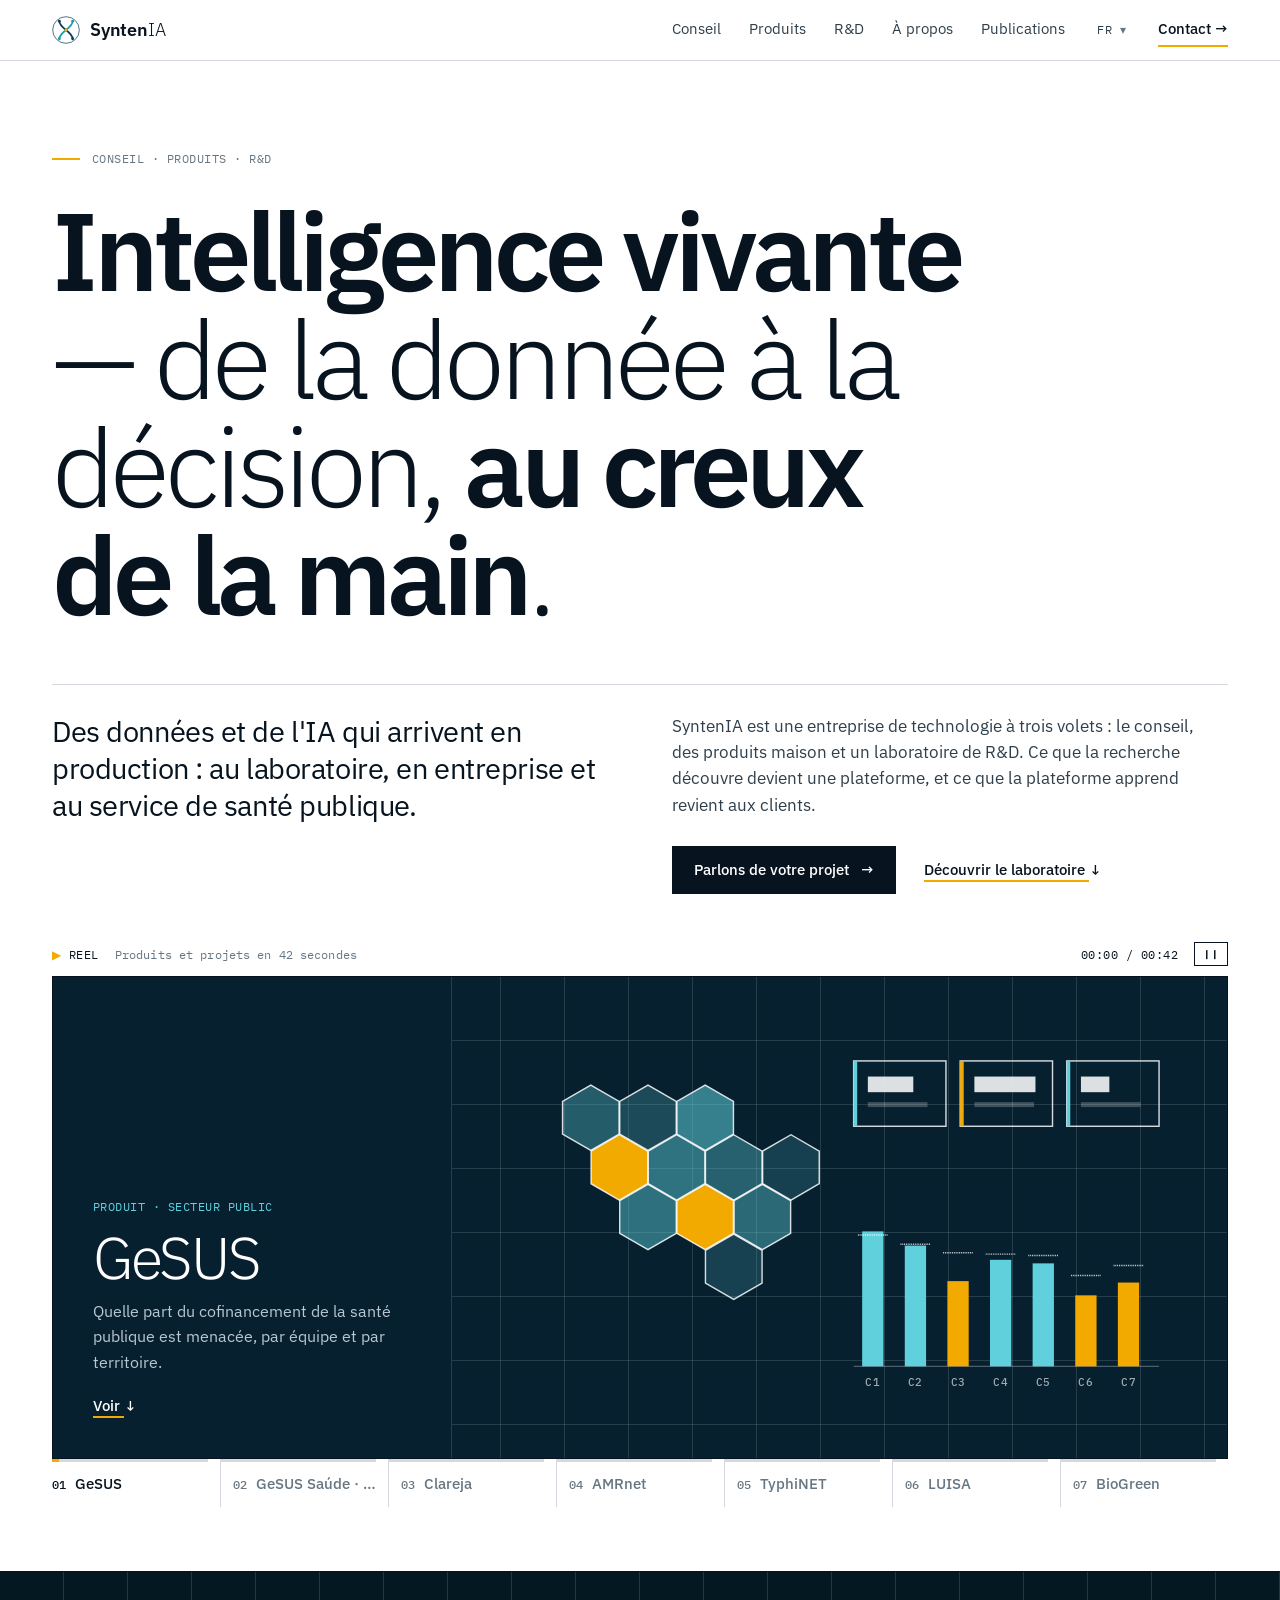
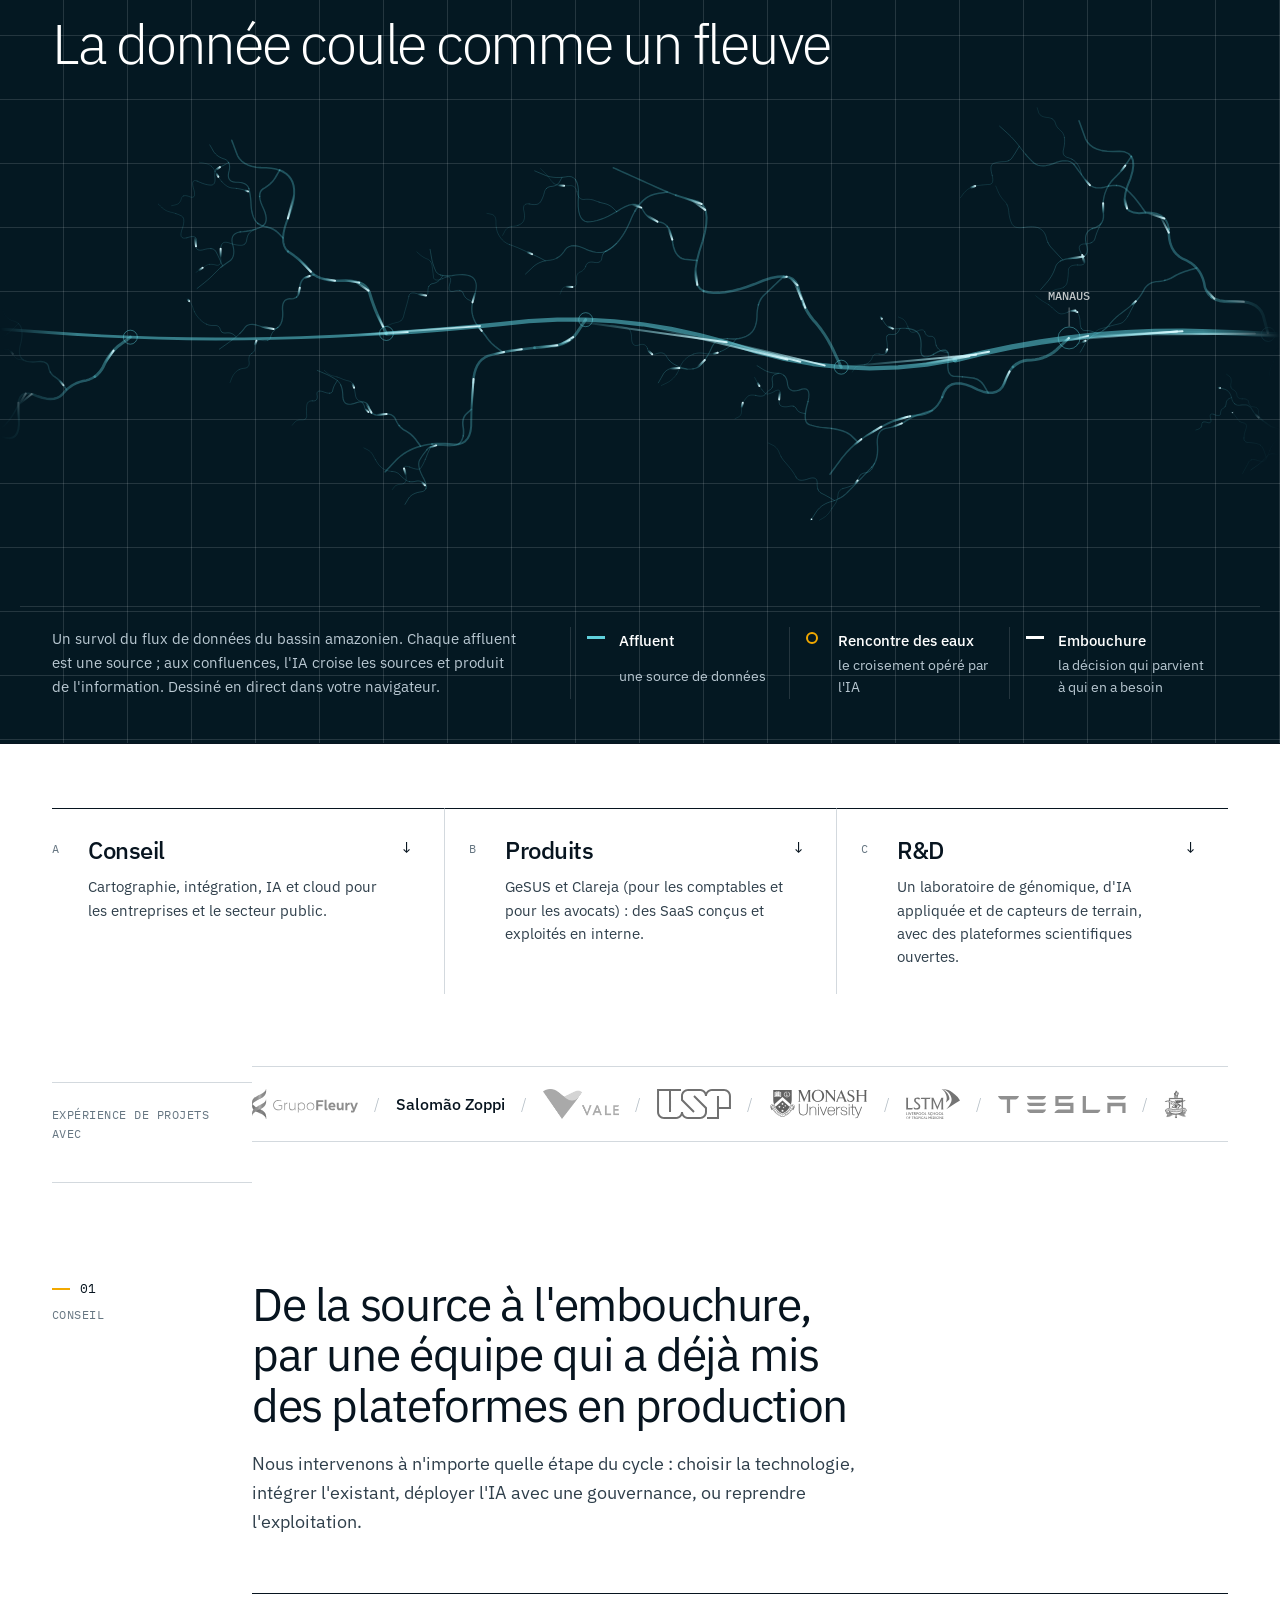
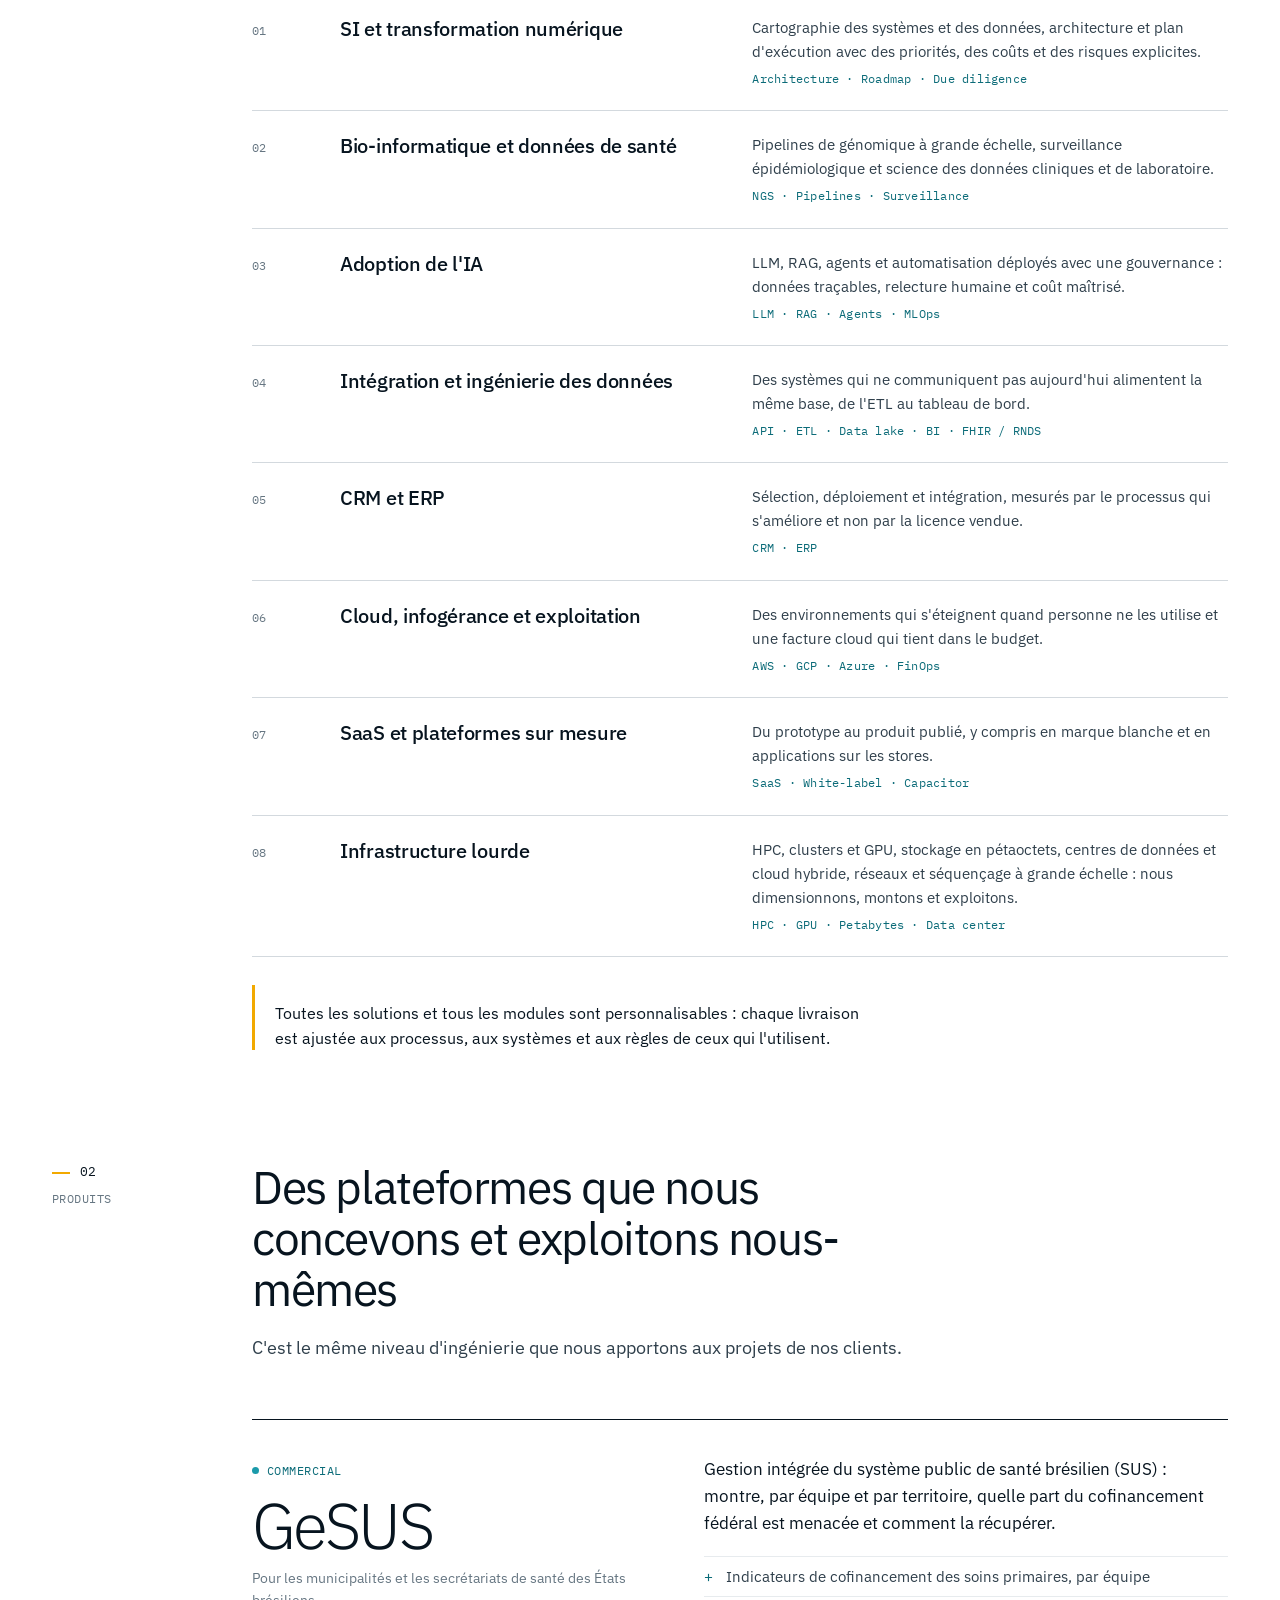
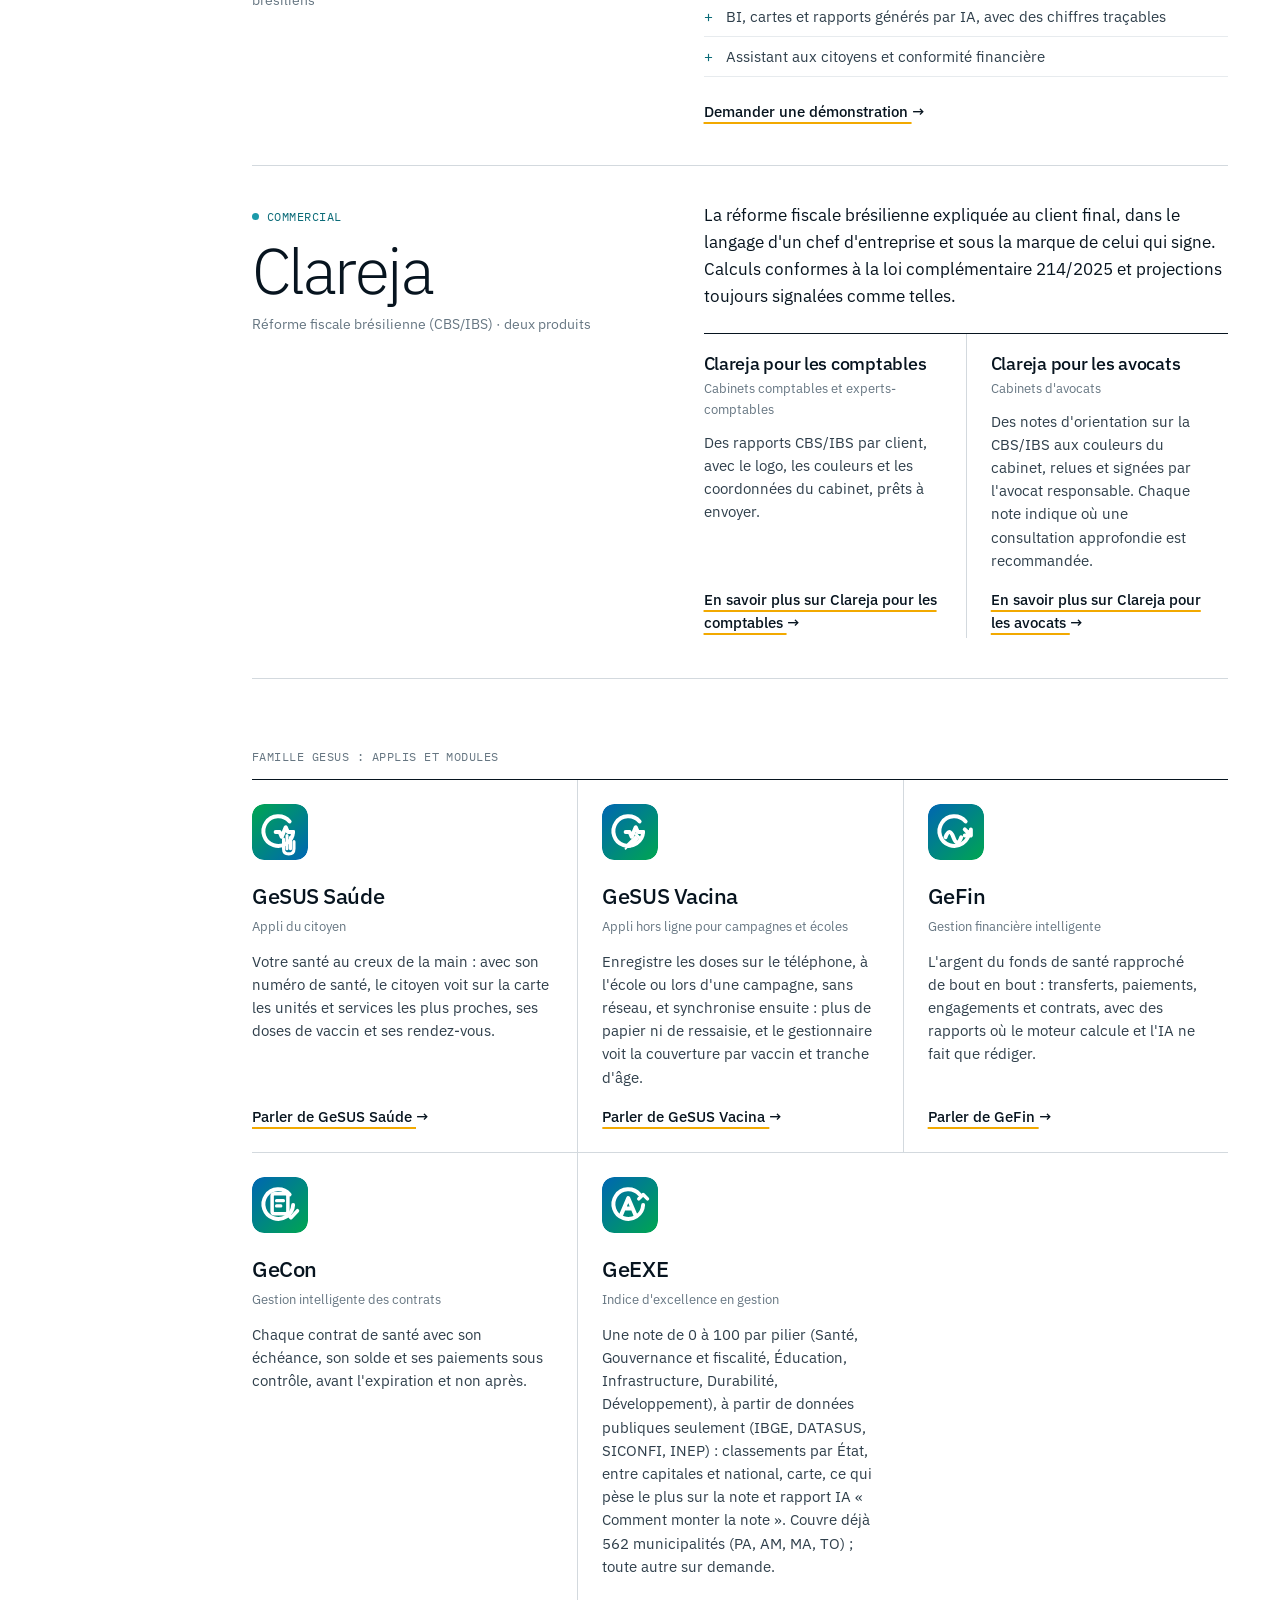
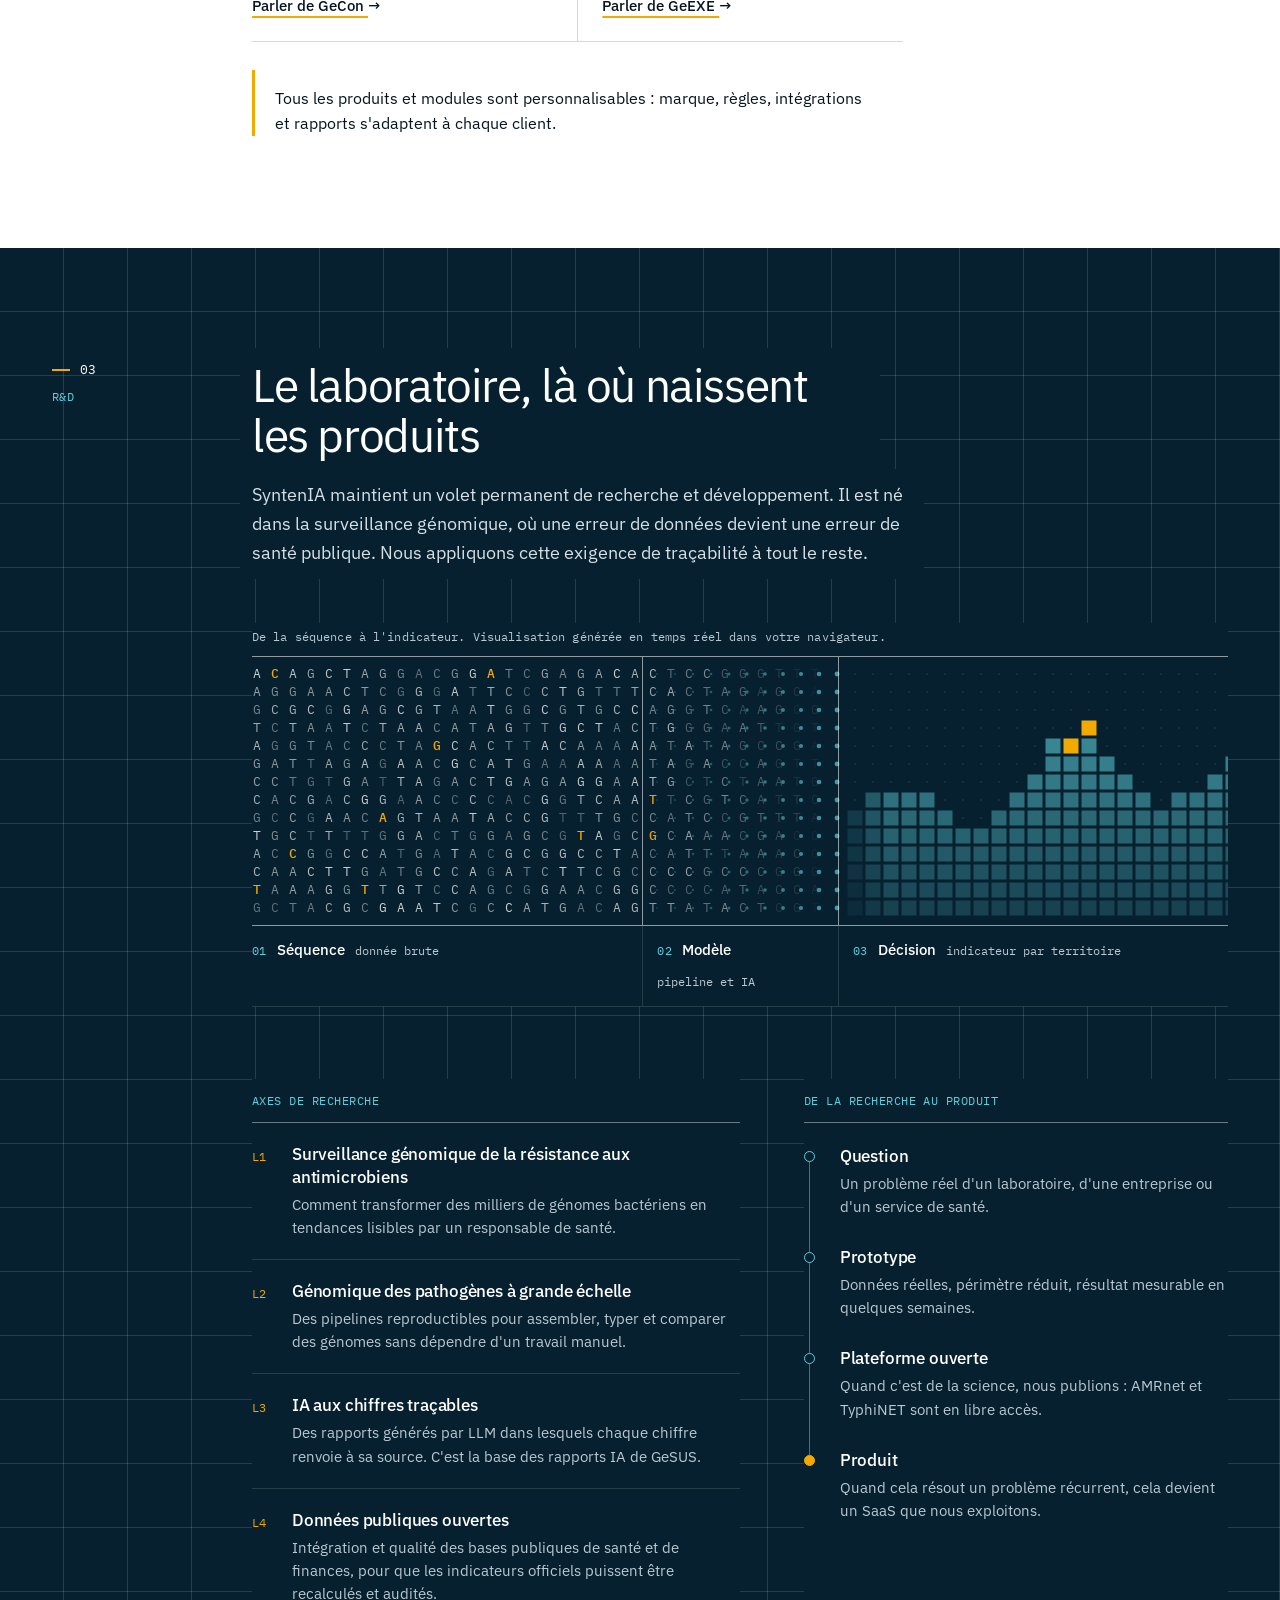
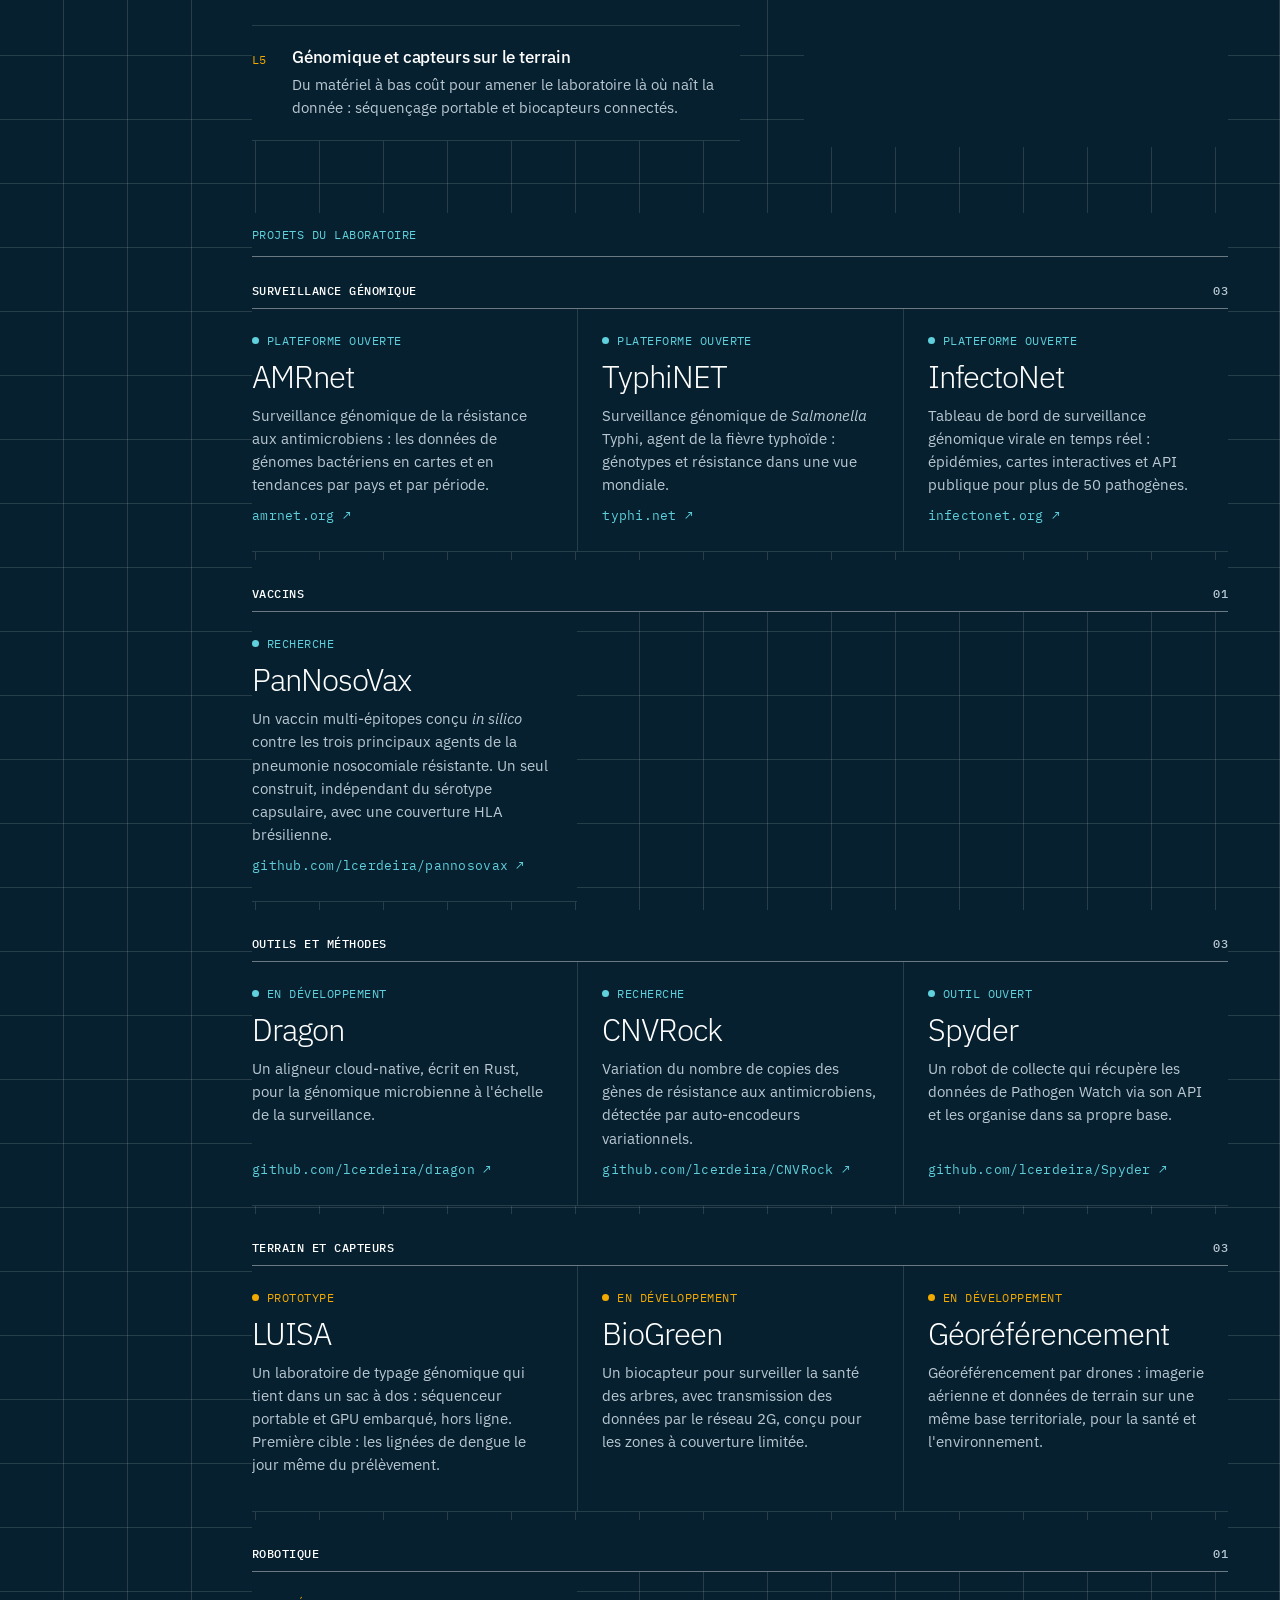
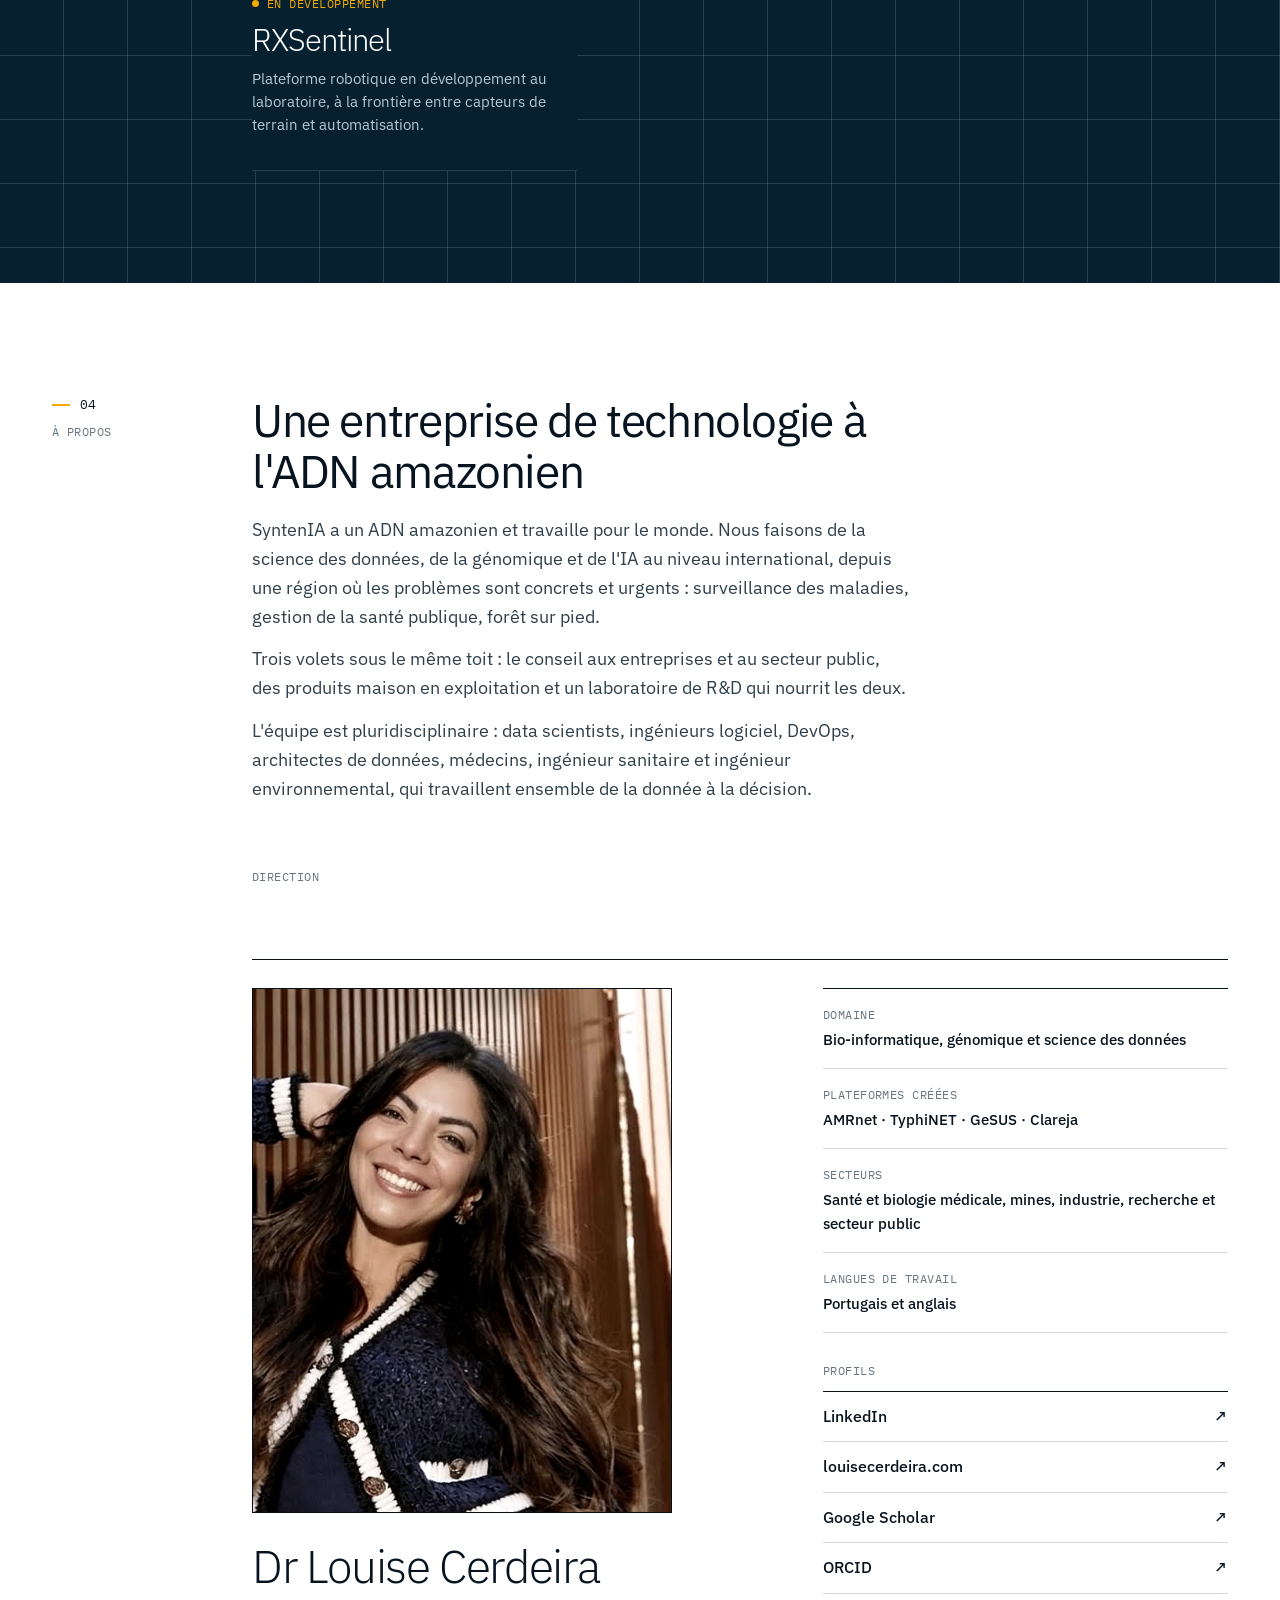
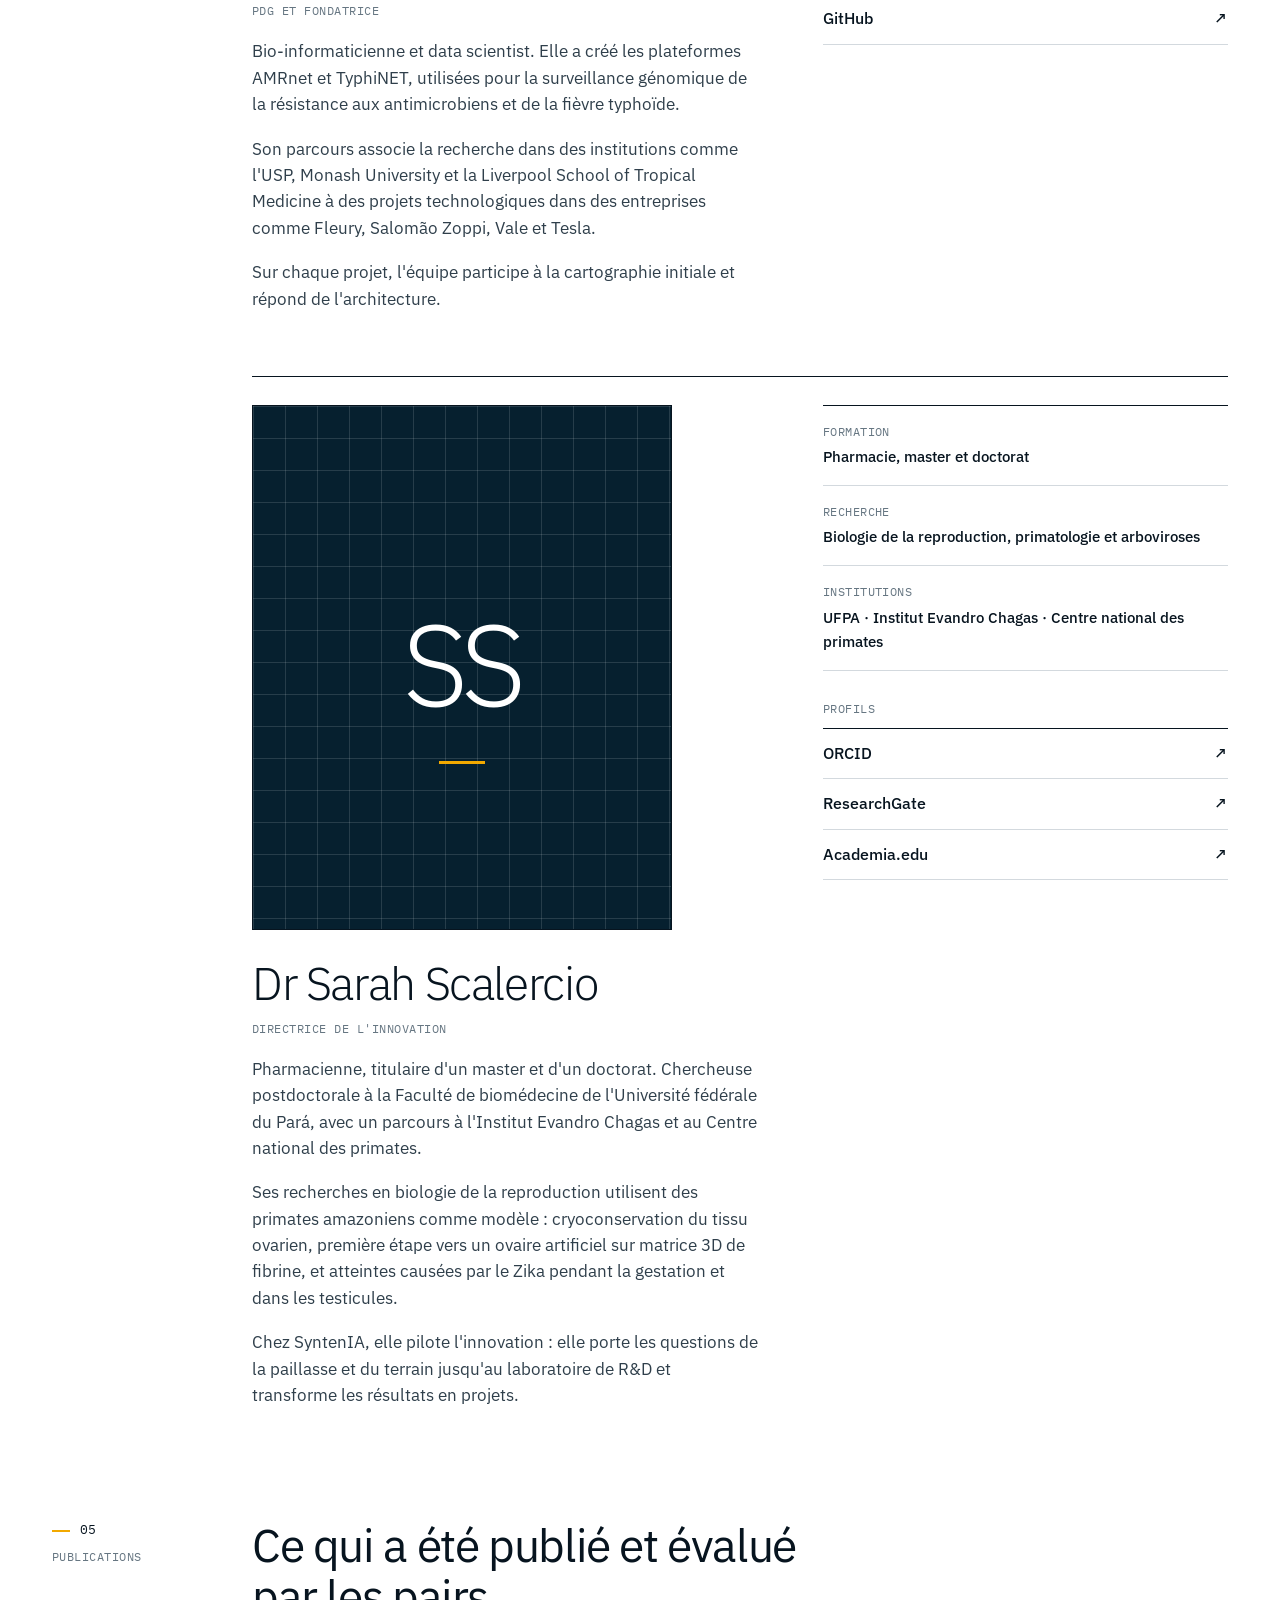
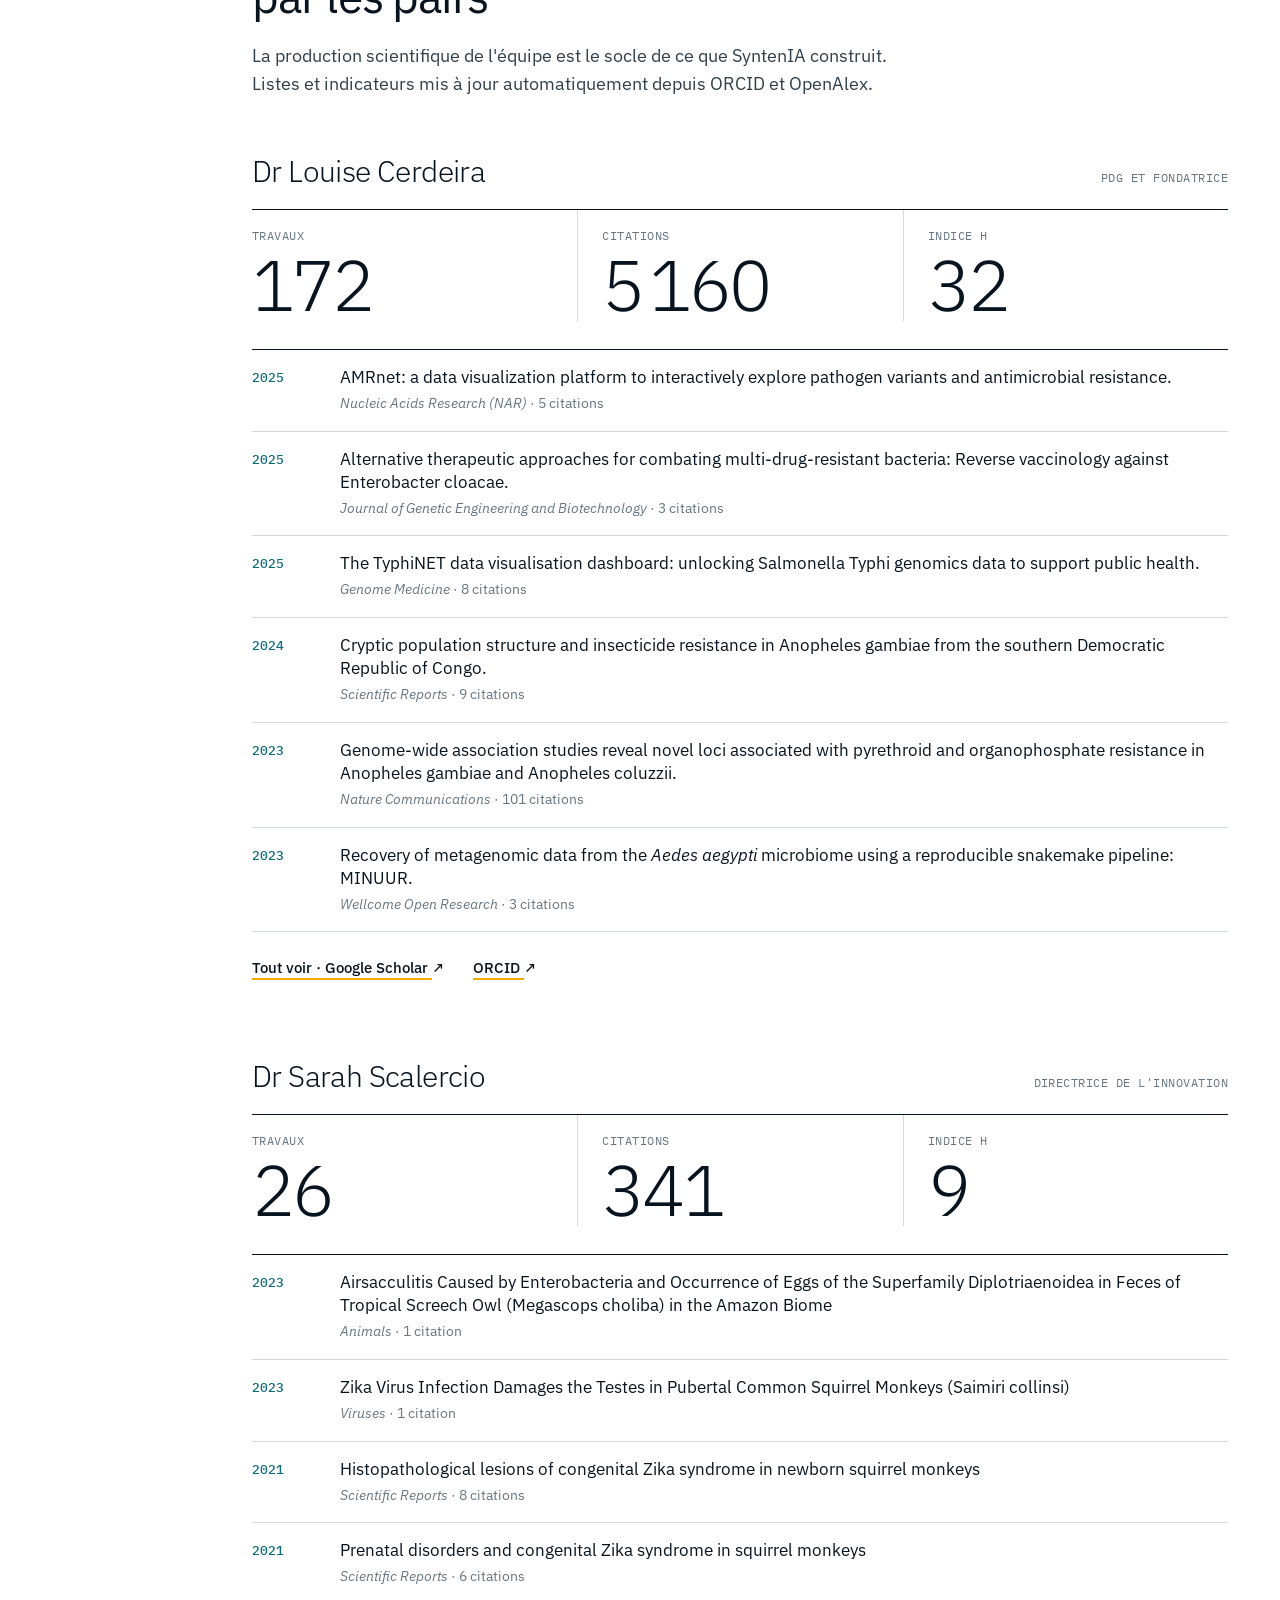
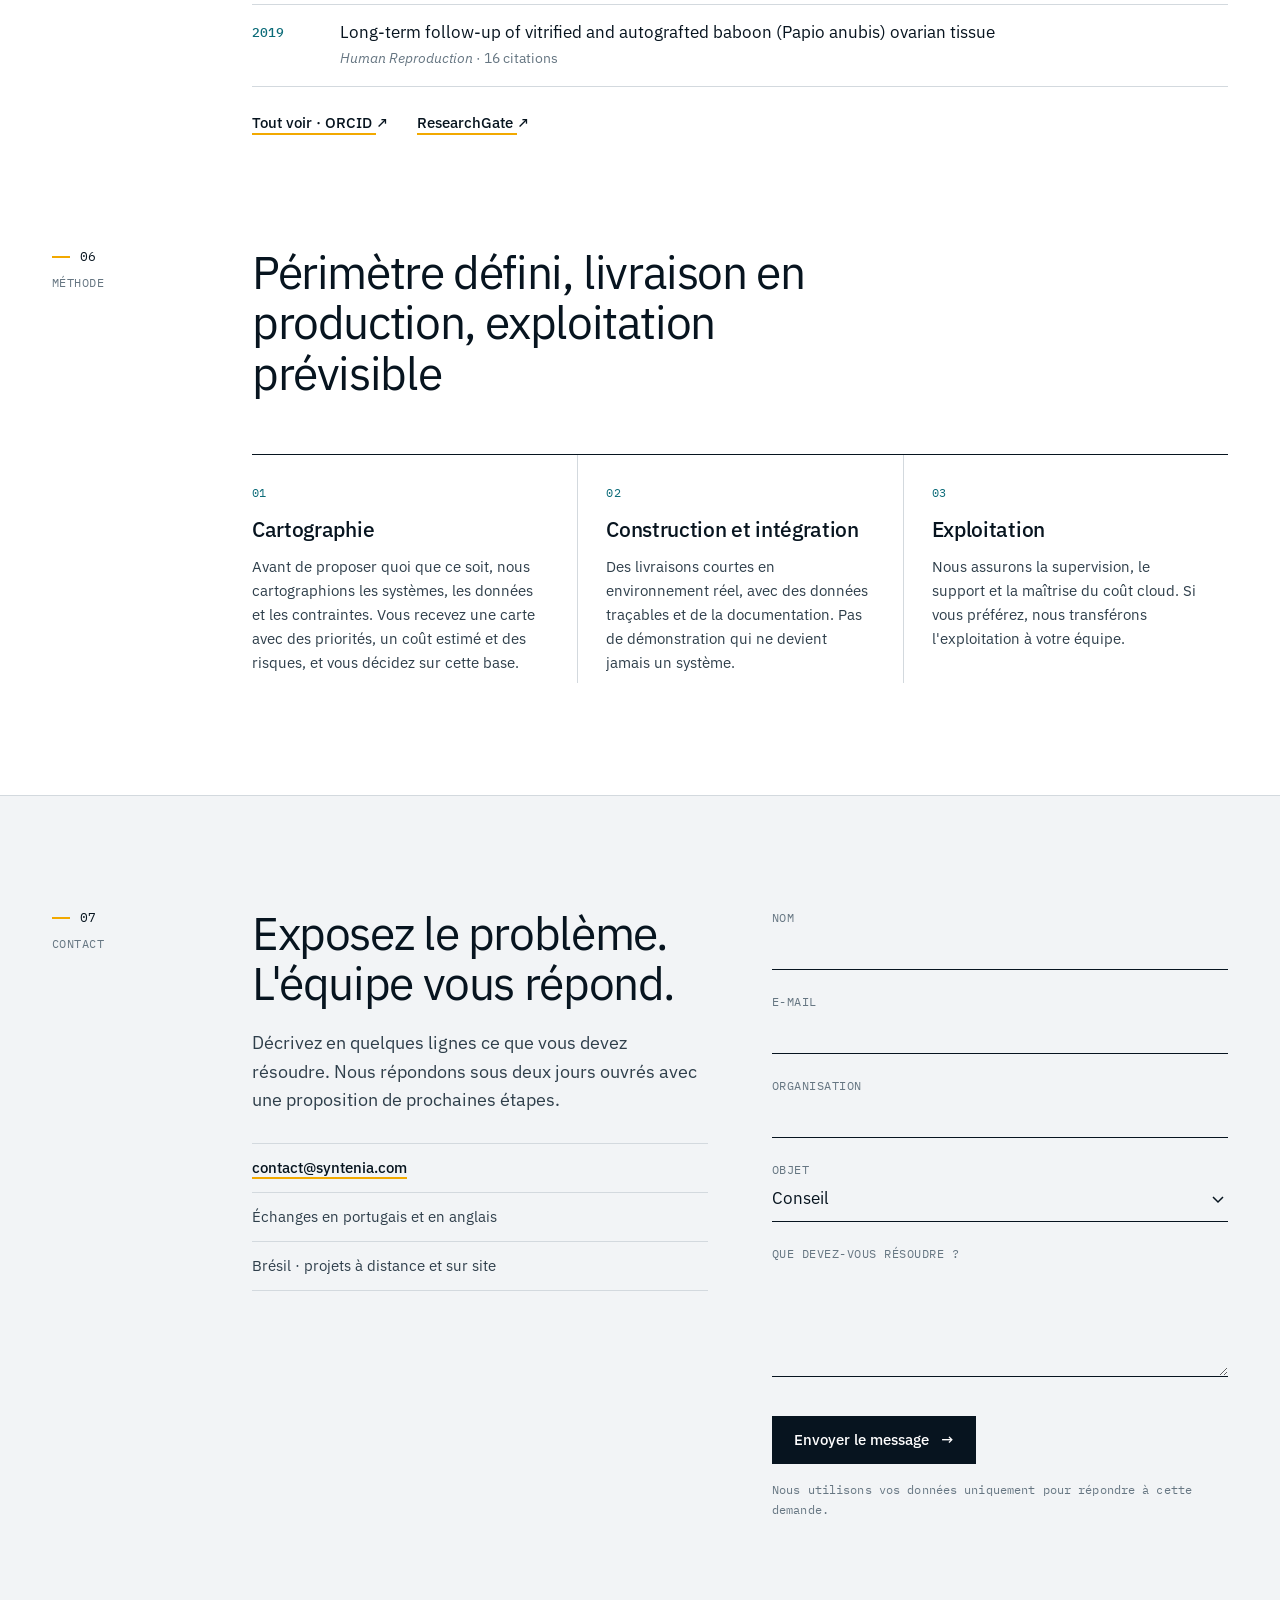
<file: fr/index.html>
<!doctype html>
<html lang="fr">
<head>
<meta charset="utf-8">
<meta name="viewport" content="width=device-width, initial-scale=1">
<title>SyntenIA — Intelligence vivante, de la donnée à la décision : conseil, produits et R&amp;D en données et IA</title>
<meta name="description" content="Une entreprise de technologie à trois volets : conseil, produits maison (GeSUS, Clareja) et un laboratoire de R&amp;D en génomique et IA appliquée, créateur des plateformes AMRnet et TyphiNET.">
<link rel="canonical" href="https://syntenia.com/fr/">
<link rel="alternate" hreflang="pt-BR" href="https://syntenia.com/">
<link rel="alternate" hreflang="en" href="https://syntenia.com/en/">
<link rel="alternate" hreflang="es" href="https://syntenia.com/es/">
<link rel="alternate" hreflang="fr" href="https://syntenia.com/fr/">
<link rel="alternate" hreflang="ja" href="https://syntenia.com/ja/">
<link rel="alternate" hreflang="zh-Hans" href="https://syntenia.com/zh/">
<link rel="alternate" hreflang="x-default" href="https://syntenia.com/">
<meta property="og:title" content="SyntenIA — Intelligence vivante, de la donnée à la décision : conseil, produits et R&amp;D en données et IA">
<meta property="og:description" content="Une entreprise de technologie à trois volets : conseil, produits maison (GeSUS, Clareja) et un laboratoire de R&amp;D en génomique et IA appliquée, créateur des plateformes AMRnet et TyphiNET.">
<meta property="og:type" content="website">
<meta property="og:locale" content="fr_FR">
<meta name="theme-color" content="#06202f">
<link rel="icon" href="../assets/favicon.svg" type="image/svg+xml">
<link rel="icon" href="../assets/favicon-32.png" type="image/png" sizes="32x32">
<link rel="apple-touch-icon" href="../assets/favicon-180.png" sizes="180x180">
<link rel="manifest" href="../site.webmanifest">
<link rel="preconnect" href="https://fonts.googleapis.com">
<link rel="preconnect" href="https://fonts.gstatic.com" crossorigin>
<link href="https://fonts.googleapis.com/css2?family=IBM+Plex+Mono:wght@400;500&family=IBM+Plex+Sans:wght@300;400;500;600&display=swap" rel="stylesheet">
<link rel="stylesheet" href="../styles.css">
</head>
<body>
<!-- Gerado por build.py a partir de src/content/fr.json. Não editar à mão. -->

<header class="top">
  <div class="frame">
    <a class="brand" href="#" aria-label="SyntenIA"><img src="../assets/simbolo.svg" alt="" width="28" height="28"><span><b>Synten</b>IA</span></a>
    <nav aria-label="SyntenIA">
      <a href="#servicos">Conseil</a>
      <a href="#produtos">Produits</a>
      <a href="#pd">R&amp;D</a>
      <a href="#sobre">À propos</a>
      <a href="#publicacoes">Publications</a>
    </nav>
    <details class="lang">
      <summary aria-label="Langue">FR</summary>
      <ul>
        <li><a href=".././" hreflang="pt-BR" lang="pt-BR">Português</a></li>
        <li><a href="../en/" hreflang="en" lang="en">English</a></li>
        <li><a href="../es/" hreflang="es" lang="es">Español</a></li>
        <li><a href="../fr/" hreflang="fr" lang="fr" aria-current="page">Français</a></li>
        <li><a href="../ja/" hreflang="ja" lang="ja">日本語</a></li>
        <li><a href="../zh/" hreflang="zh-Hans" lang="zh-Hans">简体中文</a></li>
      </ul>
    </details>
    <a class="navcta" href="#contato">Contact <span aria-hidden="true">→</span></a>
  </div>
</header>

<main>
<section class="hero frame">
  <p class="kicker">Conseil · Produits · R&amp;D</p>
  <h1><em>Intelligence vivante</em> — de la donnée à la décision, <em>au creux de la main</em>.</h1>
  <div class="hero-grid">
    <p class="lead">Des données et de l'IA qui arrivent en production : au laboratoire, en entreprise et au service de santé publique.</p>
    <div>
      <p class="sub">SyntenIA est une entreprise de technologie à trois volets : le conseil, des produits maison et un laboratoire de R&amp;D. Ce que la recherche découvre devient une plateforme, et ce que la plateforme apprend revient aux clients.</p>
      <div class="cta-row">
        <a class="btn" href="#contato">Parlons de votre projet <span aria-hidden="true">→</span></a>
        <a class="link" href="#pd">Découvrir le laboratoire <span aria-hidden="true">↓</span></a>
      </div>
    </div>
  </div>
</section>

<section class="reel frame" id="reel" aria-roledescription="carousel" aria-label="Produits et projets en 42 secondes">
  <div class="reel-bar">
    <span class="k">Reel</span><span class="ttl">Produits et projets en 42 secondes</span>
    <span class="tc" id="reel-tc" aria-hidden="true">00:00 / 00:42</span>
    <button type="button" id="reel-toggle" data-pause="Pause" data-play="Lecture" aria-label="Pause"><span aria-hidden="true">❙❙</span></button>
  </div>
  <div class="reel-stage">
      <article class="scene on" data-i="0" aria-roledescription="slide" aria-label="1 / 7: GeSUS">
        <div class="cap"><span class="tag">Produit · Secteur public</span><h2>GeSUS</h2><p>Quelle part du cofinancement de la santé publique est menacée, par équipe et par territoire.</p><a class="link" href="#produtos">Voir <span aria-hidden="true">↓</span></a></div>
        <div class="art"><svg viewBox="0 0 1000 620" preserveAspectRatio="xMidYMid meet" aria-hidden="true" focusable="false"><polygon class="s-teal-fill pop" fill-opacity="0.34" points="189.8,193.0 150.0,216.0 110.2,193.0 110.2,147.0 150.0,124.0 189.8,147.0" style="--d:0.15s"/><polygon class="s-line draw" pathLength="1" points="189.8,193.0 150.0,216.0 110.2,193.0 110.2,147.0 150.0,124.0 189.8,147.0" style="--d:0.05s"/><polygon class="s-teal-fill pop" fill-opacity="0.24" points="270.3,193.0 230.5,216.0 190.7,193.0 190.7,147.0 230.5,124.0 270.3,147.0" style="--d:0.22s"/><polygon class="s-line draw" pathLength="1" points="270.3,193.0 230.5,216.0 190.7,193.0 190.7,147.0 230.5,124.0 270.3,147.0" style="--d:0.12s"/><polygon class="s-teal-fill pop" fill-opacity="0.54" points="350.8,193.0 311.0,216.0 271.2,193.0 271.2,147.0 311.0,124.0 350.8,147.0" style="--d:0.29s"/><polygon class="s-line draw" pathLength="1" points="350.8,193.0 311.0,216.0 271.2,193.0 271.2,147.0 311.0,124.0 350.8,147.0" style="--d:0.19s"/><polygon class="s-amber-fill pop" points="230.1,262.9 190.2,285.9 150.4,262.9 150.4,216.9 190.2,193.9 230.1,216.9" style="--d:0.36s"/><polygon class="s-line draw" pathLength="1" points="230.1,262.9 190.2,285.9 150.4,262.9 150.4,216.9 190.2,193.9 230.1,216.9" style="--d:0.26s"/><polygon class="s-teal-fill pop" fill-opacity="0.47" points="310.6,262.9 270.8,285.9 230.9,262.9 230.9,216.9 270.8,193.9 310.6,216.9" style="--d:0.43s"/><polygon class="s-line draw" pathLength="1" points="310.6,262.9 270.8,285.9 230.9,262.9 230.9,216.9 270.8,193.9 310.6,216.9" style="--d:0.33s"/><polygon class="s-teal-fill pop" fill-opacity="0.37" points="391.1,262.9 351.2,285.9 311.4,262.9 311.4,216.9 351.2,193.9 391.1,216.9" style="--d:0.50s"/><polygon class="s-line draw" pathLength="1" points="391.1,262.9 351.2,285.9 311.4,262.9 311.4,216.9 351.2,193.9 391.1,216.9" style="--d:0.40s"/><polygon class="s-teal-fill pop" fill-opacity="0.18" points="471.6,262.9 431.8,285.9 391.9,262.9 391.9,216.9 431.8,193.9 471.6,216.9" style="--d:0.57s"/><polygon class="s-line draw" pathLength="1" points="471.6,262.9 431.8,285.9 391.9,262.9 391.9,216.9 431.8,193.9 471.6,216.9" style="--d:0.47s"/><polygon class="s-teal-fill pop" fill-opacity="0.45" points="270.3,332.8 230.5,355.8 190.7,332.8 190.7,286.8 230.5,263.8 270.3,286.8" style="--d:0.64s"/><polygon class="s-line draw" pathLength="1" points="270.3,332.8 230.5,355.8 190.7,332.8 190.7,286.8 230.5,263.8 270.3,286.8" style="--d:0.54s"/><polygon class="s-amber-fill pop" points="350.8,332.8 311.0,355.8 271.2,332.8 271.2,286.8 311.0,263.8 350.8,286.8" style="--d:0.71s"/><polygon class="s-line draw" pathLength="1" points="350.8,332.8 311.0,355.8 271.2,332.8 271.2,286.8 311.0,263.8 350.8,286.8" style="--d:0.61s"/><polygon class="s-teal-fill pop" fill-opacity="0.41" points="431.3,332.8 391.5,355.8 351.7,332.8 351.7,286.8 391.5,263.8 431.3,286.8" style="--d:0.78s"/><polygon class="s-line draw" pathLength="1" points="431.3,332.8 391.5,355.8 351.7,332.8 351.7,286.8 391.5,263.8 431.3,286.8" style="--d:0.68s"/><polygon class="s-teal-fill pop" fill-opacity="0.19" points="391.1,402.8 351.2,425.8 311.4,402.8 311.4,356.8 351.2,333.8 391.1,356.8" style="--d:0.85s"/><polygon class="s-line draw" pathLength="1" points="391.1,402.8 351.2,425.8 311.4,402.8 311.4,356.8 351.2,333.8 391.1,356.8" style="--d:0.75s"/><rect class="s-line draw" pathLength="1" x="520" y="90" width="130" height="92" style="--d:0.30s"/><rect class="s-teal-fill pop" x="520" y="90" width="5" height="92" style="--d:0.50s"/><rect class="s-white-fill pop" x="540" y="112" width="64" height="22" style="--d:0.70s"/><rect class="s-dim-fill pop" x="540" y="148" width="84" height="7" style="--d:0.80s"/><rect class="s-line draw" pathLength="1" x="670" y="90" width="130" height="92" style="--d:0.45s"/><rect class="s-amber-fill pop" x="670" y="90" width="5" height="92" style="--d:0.65s"/><rect class="s-white-fill pop" x="690" y="112" width="86" height="22" style="--d:0.85s"/><rect class="s-dim-fill pop" x="690" y="148" width="84" height="7" style="--d:0.95s"/><rect class="s-line draw" pathLength="1" x="820" y="90" width="130" height="92" style="--d:0.60s"/><rect class="s-teal-fill pop" x="820" y="90" width="5" height="92" style="--d:0.80s"/><rect class="s-white-fill pop" x="840" y="112" width="40" height="22" style="--d:1.00s"/><rect class="s-dim-fill pop" x="840" y="148" width="84" height="7" style="--d:1.10s"/><line class="s-dim" x1="520" y1="520" x2="950" y2="520"/><rect class="s-teal-fill grow" x="532" y="330" width="30" height="190" style="--d:1.00s"/><line class="s-line s-dash draw" pathLength="1" x1="526" y1="335" x2="568" y2="335" style="--d:1.60s"/><text class="s-text" x="547" y="548" text-anchor="middle">C1</text><rect class="s-teal-fill grow" x="592" y="350" width="30" height="170" style="--d:1.10s"/><line class="s-line s-dash draw" pathLength="1" x1="586" y1="348" x2="628" y2="348" style="--d:1.65s"/><text class="s-text" x="607" y="548" text-anchor="middle">C2</text><rect class="s-amber-fill grow" x="652" y="400" width="30" height="120" style="--d:1.20s"/><line class="s-line s-dash draw" pathLength="1" x1="646" y1="360" x2="688" y2="360" style="--d:1.70s"/><text class="s-text" x="667" y="548" text-anchor="middle">C3</text><rect class="s-teal-fill grow" x="712" y="370" width="30" height="150" style="--d:1.30s"/><line class="s-line s-dash draw" pathLength="1" x1="706" y1="362" x2="748" y2="362" style="--d:1.75s"/><text class="s-text" x="727" y="548" text-anchor="middle">C4</text><rect class="s-teal-fill grow" x="772" y="375" width="30" height="145" style="--d:1.40s"/><line class="s-line s-dash draw" pathLength="1" x1="766" y1="364" x2="808" y2="364" style="--d:1.80s"/><text class="s-text" x="787" y="548" text-anchor="middle">C5</text><rect class="s-amber-fill grow" x="832" y="420" width="30" height="100" style="--d:1.50s"/><line class="s-line s-dash draw" pathLength="1" x1="826" y1="392" x2="868" y2="392" style="--d:1.85s"/><text class="s-text" x="847" y="548" text-anchor="middle">C6</text><rect class="s-amber-fill grow" x="892" y="402" width="30" height="118" style="--d:1.60s"/><line class="s-line s-dash draw" pathLength="1" x1="886" y1="378" x2="928" y2="378" style="--d:1.90s"/><text class="s-text" x="907" y="548" text-anchor="middle">C7</text></svg></div>
      </article>
      <article class="scene" data-i="1" aria-roledescription="slide" aria-label="2 / 7: GeSUS Saúde · Vacina">
        <div class="cap"><span class="tag">Produit · Applis</span><h2>GeSUS Saúde · Vacina</h2><p>Le citoyen avec sa santé au creux de la main ; la campagne de vaccination sans papier, même hors ligne.</p><a class="link" href="#produtos">Voir <span aria-hidden="true">↓</span></a></div>
        <div class="art"><svg viewBox="0 0 1000 620" preserveAspectRatio="xMidYMid meet" aria-hidden="true" focusable="false"><rect class="s-line draw" pathLength="1" x="150" y="60" width="270" height="500" rx="28" style="--d:0.10s"/><rect class="s-page pop" x="164" y="76" width="242" height="468" rx="16" style="--d:0.30s"/><rect class="s-dim-fill pop" x="255" y="88" width="60" height="6" rx="3" style="--d:0.40s"/><rect class="s-teal-fill pop" x="180" y="112" width="70" height="8" style="--d:0.50s"/><rect class="s-line draw" pathLength="1" x="560" y="60" width="270" height="500" rx="28" style="--d:1.00s"/><rect class="s-page pop" x="574" y="76" width="242" height="468" rx="16" style="--d:1.20s"/><rect class="s-dim-fill pop" x="665" y="88" width="60" height="6" rx="3" style="--d:1.30s"/><rect class="s-amber-fill pop" x="590" y="112" width="70" height="8" style="--d:1.40s"/><rect class="s-dim draw" pathLength="1" x="180" y="140" width="210" height="190" style="--d:0.50s"/><path class="s-dim draw" pathLength="1" d="M180 200 h 210" style="--d:0.60s"/><path class="s-dim draw" pathLength="1" d="M180 260 h 210" style="--d:0.68s"/><path class="s-dim draw" pathLength="1" d="M240 140 v 190" style="--d:0.76s"/><path class="s-dim draw" pathLength="1" d="M320 140 v 190" style="--d:0.84s"/><path class="s-teal s-thick draw" pathLength="1" d="M200 300 L240 260 L320 260 L360 210" style="--d:1.0s"/><circle class="s-teal-fill pop" cx="200" cy="300" r="7" style="--d:1.0s"/><path class="s-amber-fill pop" d="M360 176 c -14 0 -22 10 -22 22 c 0 16 22 38 22 38 s 22 -22 22 -38 c 0 -12 -8 -22 -22 -22 z" style="--d:1.5s"/><circle class="s-navy-fill pop" cx="360" cy="198" r="6" style="--d:1.6s"/><circle class="s-amber ping" cx="360" cy="212" r="10" style="--d:1.7s"/><rect class="s-dim-fill pop" x="180" y="360" width="150" height="8" style="--d:1.60s"/><rect class="s-teal-fill pop" x="356" y="354" width="20" height="20" style="--d:1.70s"/><path class="draw" pathLength="1" d="M360 364 l 5 5 l 10 -11" style="--d:1.90s;stroke:var(--navy);stroke-width:2.5;fill:none"/><rect class="s-dim-fill pop" x="180" y="402" width="120" height="8" style="--d:1.70s"/><rect class="s-teal-fill pop" x="356" y="396" width="20" height="20" style="--d:1.80s"/><path class="draw" pathLength="1" d="M360 406 l 5 5 l 10 -11" style="--d:2.00s;stroke:var(--navy);stroke-width:2.5;fill:none"/><rect class="s-dim-fill pop" x="180" y="444" width="160" height="8" style="--d:1.80s"/><rect class="s-teal-fill pop" x="356" y="438" width="20" height="20" style="--d:1.90s"/><path class="draw" pathLength="1" d="M360 448 l 5 5 l 10 -11" style="--d:2.10s;stroke:var(--navy);stroke-width:2.5;fill:none"/><rect class="s-dim-fill pop" x="180" y="486" width="100" height="8" style="--d:1.90s"/><rect class="s-dim-fill pop" x="356" y="480" width="20" height="20" style="--d:2.00s"/><g class="pop" style="--d:1.3s"><path class="s-dim" d="M760 100 a 22 22 0 0 1 30 0 M767 110 a 12 12 0 0 1 16 0"/><circle class="s-dim-fill" cx="775" cy="118" r="2.5"/><line class="s-amber s-thick" x1="758" y1="122" x2="794" y2="94"/></g><circle class="s-dim draw" pathLength="1" cx="604" cy="154" r="9" style="--d:1.30s"/><rect class="s-dim-fill pop" x="624" y="150" width="104" height="8" style="--d:1.35s"/><rect class="s-amber-fill pop" x="766" y="144" width="20" height="20" style="--d:1.80s"/><path class="draw" pathLength="1" d="M770 154 l 5 5 l 10 -11" style="--d:2.00s;stroke:var(--navy);stroke-width:2.5;fill:none"/><circle class="s-dim draw" pathLength="1" cx="604" cy="198" r="9" style="--d:1.38s"/><rect class="s-dim-fill pop" x="624" y="194" width="122" height="8" style="--d:1.43s"/><rect class="s-amber-fill pop" x="766" y="188" width="20" height="20" style="--d:1.92s"/><path class="draw" pathLength="1" d="M770 198 l 5 5 l 10 -11" style="--d:2.12s;stroke:var(--navy);stroke-width:2.5;fill:none"/><circle class="s-dim draw" pathLength="1" cx="604" cy="242" r="9" style="--d:1.46s"/><rect class="s-dim-fill pop" x="624" y="238" width="112" height="8" style="--d:1.51s"/><rect class="s-amber-fill pop" x="766" y="232" width="20" height="20" style="--d:2.04s"/><path class="draw" pathLength="1" d="M770 242 l 5 5 l 10 -11" style="--d:2.24s;stroke:var(--navy);stroke-width:2.5;fill:none"/><circle class="s-dim draw" pathLength="1" cx="604" cy="286" r="9" style="--d:1.54s"/><rect class="s-dim-fill pop" x="624" y="282" width="126" height="8" style="--d:1.59s"/><rect class="s-amber-fill pop" x="766" y="276" width="20" height="20" style="--d:2.16s"/><path class="draw" pathLength="1" d="M770 286 l 5 5 l 10 -11" style="--d:2.36s;stroke:var(--navy);stroke-width:2.5;fill:none"/><circle class="s-dim draw" pathLength="1" cx="604" cy="330" r="9" style="--d:1.62s"/><rect class="s-dim-fill pop" x="624" y="326" width="127" height="8" style="--d:1.67s"/><rect class="s-amber-fill pop" x="766" y="320" width="20" height="20" style="--d:2.28s"/><path class="draw" pathLength="1" d="M770 330 l 5 5 l 10 -11" style="--d:2.48s;stroke:var(--navy);stroke-width:2.5;fill:none"/><circle class="s-dim draw" pathLength="1" cx="604" cy="374" r="9" style="--d:1.70s"/><rect class="s-dim-fill pop" x="624" y="370" width="93" height="8" style="--d:1.75s"/><rect class="s-dim-fill pop" x="766" y="364" width="20" height="20" style="--d:2.40s"/><circle class="s-dim draw" pathLength="1" cx="604" cy="418" r="9" style="--d:1.78s"/><rect class="s-dim-fill pop" x="624" y="414" width="90" height="8" style="--d:1.83s"/><rect class="s-dim-fill pop" x="766" y="408" width="20" height="20" style="--d:2.52s"/><g class="pop" style="--d:0.9s" transform="translate(750 118) rotate(45)"><rect class="s-white-fill" x="-5" y="-4" width="10" height="26" rx="2"/><rect class="s-white-fill" x="-1.5" y="22" width="3" height="9"/><rect class="s-white-fill" x="-8" y="-9" width="16" height="5" rx="1"/></g><path class="s-teal s-thick draw" pathLength="1" d="M830 470 h 70 q 30 0 30 -30 v -80" style="--d:3.0s"/><path class="s-teal draw" pathLength="1" d="M918 372 l 12 -14 l 12 14" style="--d:3.4s"/><rect class="s-line draw" pathLength="1" x="880" y="300" width="100" height="56" style="--d:3.4s"/><circle class="s-teal-fill pop" cx="898" cy="328" r="4" style="--d:3.70s"/><circle class="s-teal-fill pop" cx="918" cy="328" r="4" style="--d:3.85s"/><circle class="s-teal-fill pop" cx="938" cy="328" r="4" style="--d:4.00s"/><circle class="s-teal ping" cx="930" cy="328" r="8" style="--d:3.9s"/><text class="s-text" x="930" y="290" text-anchor="middle">e-SUS</text></svg></div>
      </article>
      <article class="scene" data-i="2" aria-roledescription="slide" aria-label="3 / 7: Clareja">
        <div class="cap"><span class="tag">Produit · Comptables et avocats</span><h2>Clareja</h2><p>La réforme fiscale brésilienne expliquée au client final, sous la marque de celui qui signe.</p><a class="link" href="#produtos">Voir <span aria-hidden="true">↓</span></a></div>
        <div class="art"><svg viewBox="0 0 1000 620" preserveAspectRatio="xMidYMid meet" aria-hidden="true" focusable="false"><g transform="rotate(-4 420 320)"><rect class="s-page pop" x="250" y="70" width="340" height="500" style="--d:0.10s"/><rect class="s-line draw" pathLength="1" x="250" y="70" width="340" height="500" style="--d:0.10s"/><rect class="s-teal-fill pop" x="250" y="70" width="340" height="64" style="--d:0.40s"/><rect class="s-navy-fill pop" x="274" y="88" width="28" height="28" style="--d:0.50s"/><rect class="s-navy-fill pop" x="314" y="96" width="120" height="10" style="--d:0.50s"/><rect class="s-dim-fill pop" x="274" y="170" width="292" height="8" style="--d:0.60s"/><rect class="s-dim-fill pop" x="274" y="194" width="270" height="8" style="--d:0.66s"/><rect class="s-dim-fill pop" x="274" y="218" width="286" height="8" style="--d:0.72s"/><rect class="s-dim-fill pop" x="274" y="242" width="240" height="8" style="--d:0.78s"/><rect class="s-dim-fill pop" x="274" y="266" width="180" height="8" style="--d:0.84s"/><line class="s-dim" x1="274" y1="430" x2="566" y2="430"/><rect class="s-white-fill grow" x="310" y="346" width="70" height="84" style="--d:1.10s"/><rect class="s-teal-fill grow" x="440" y="312" width="70" height="118" style="--d:1.30s"/><text class="s-text" x="345" y="454" text-anchor="middle">2026</text><text class="s-text" x="475" y="454" text-anchor="middle">2033</text><path class="s-line draw" pathLength="1" d="M430 522 c 14 -30, 26 -30, 22 0 s 20 -26, 30 -6 s 22 -18, 34 2 s 26 -8, 50 -2" style="--d:1.80s"/><line class="s-dim" x1="422" y1="534" x2="570" y2="534"/></g><g transform="rotate(3 640 300)"><rect class="s-page pop" x="470" y="50" width="340" height="500" style="--d:0.60s"/><rect class="s-line draw" pathLength="1" x="470" y="50" width="340" height="500" style="--d:0.60s"/><rect class="s-amber-fill pop" x="470" y="50" width="340" height="64" style="--d:0.90s"/><rect class="s-navy-fill pop" x="494" y="68" width="28" height="28" style="--d:1.00s"/><rect class="s-navy-fill pop" x="534" y="76" width="120" height="10" style="--d:1.00s"/><rect class="s-dim-fill pop" x="494" y="150" width="292" height="8" style="--d:1.10s"/><rect class="s-dim-fill pop" x="494" y="174" width="270" height="8" style="--d:1.16s"/><rect class="s-dim-fill pop" x="494" y="198" width="286" height="8" style="--d:1.22s"/><rect class="s-dim-fill pop" x="494" y="222" width="240" height="8" style="--d:1.28s"/><rect class="s-dim-fill pop" x="494" y="246" width="180" height="8" style="--d:1.34s"/><line class="s-dim" x1="494" y1="410" x2="786" y2="410"/><rect class="s-white-fill grow" x="530" y="326" width="70" height="84" style="--d:1.60s"/><rect class="s-teal-fill grow" x="660" y="352" width="70" height="58" style="--d:1.80s"/><text class="s-text" x="565" y="434" text-anchor="middle">2026</text><text class="s-text" x="695" y="434" text-anchor="middle">2033</text><path class="s-line draw" pathLength="1" d="M650 502 c 14 -30, 26 -30, 22 0 s 20 -26, 30 -6 s 22 -18, 34 2 s 26 -8, 50 -2" style="--d:2.30s"/><line class="s-dim" x1="642" y1="514" x2="790" y2="514"/></g><text class="s-text s-big pop" x="96" y="230" style="--d:0.60s">CBS</text><text class="s-text s-big pop" x="96" y="300" style="--d:0.80s">IBS</text><path class="s-line draw" pathLength="1" d="M180 250 h 40 m -10 -8 l 10 8 l -10 8" style="--d:1.1s"/></svg></div>
      </article>
      <article class="scene" data-i="3" aria-roledescription="slide" aria-label="4 / 7: AMRnet">
        <div class="cap"><span class="tag">R&amp;D · Plateforme ouverte</span><h2>AMRnet</h2><p>La résistance aux antimicrobiens en cartes et en tendances, à partir des génomes.</p><a class="link" href="#pd">Voir <span aria-hidden="true">↓</span></a></div>
        <div class="art"><svg viewBox="0 0 1000 620" preserveAspectRatio="xMidYMid meet" aria-hidden="true" focusable="false"><rect class="s-teal-fill pop" x="70" y="90" width="34" height="34" fill-opacity="0.36" style="--d:0.10s"/><rect class="s-teal-fill pop" x="108" y="90" width="34" height="34" fill-opacity="0.46" style="--d:0.15s"/><rect class="s-amber-fill pop" x="146" y="90" width="34" height="34" style="--d:0.20s"/><rect class="s-teal-fill pop" x="184" y="90" width="34" height="34" fill-opacity="0.37" style="--d:0.25s"/><rect class="s-teal-fill pop" x="222" y="90" width="34" height="34" fill-opacity="0.41" style="--d:0.30s"/><rect class="s-teal-fill pop" x="260" y="90" width="34" height="34" fill-opacity="0.48" style="--d:0.35s"/><rect class="s-teal-fill pop" x="298" y="90" width="34" height="34" fill-opacity="0.18" style="--d:0.40s"/><rect class="s-teal-fill pop" x="336" y="90" width="34" height="34" fill-opacity="0.41" style="--d:0.45s"/><rect class="s-teal-fill pop" x="374" y="90" width="34" height="34" fill-opacity="0.53" style="--d:0.50s"/><rect class="s-teal-fill pop" x="70" y="128" width="34" height="34" fill-opacity="0.71" style="--d:0.15s"/><rect class="s-teal-fill pop" x="108" y="128" width="34" height="34" fill-opacity="0.14" style="--d:0.20s"/><rect class="s-teal-fill pop" x="146" y="128" width="34" height="34" fill-opacity="0.25" style="--d:0.25s"/><rect class="s-teal-fill pop" x="184" y="128" width="34" height="34" fill-opacity="0.14" style="--d:0.30s"/><rect class="s-teal-fill pop" x="222" y="128" width="34" height="34" fill-opacity="0.73" style="--d:0.35s"/><rect class="s-teal-fill pop" x="260" y="128" width="34" height="34" fill-opacity="0.59" style="--d:0.40s"/><rect class="s-teal-fill pop" x="298" y="128" width="34" height="34" fill-opacity="0.13" style="--d:0.45s"/><rect class="s-amber-fill pop" x="336" y="128" width="34" height="34" style="--d:0.50s"/><rect class="s-amber-fill pop" x="374" y="128" width="34" height="34" style="--d:0.55s"/><rect class="s-teal-fill pop" x="70" y="166" width="34" height="34" fill-opacity="0.55" style="--d:0.20s"/><rect class="s-teal-fill pop" x="108" y="166" width="34" height="34" fill-opacity="0.51" style="--d:0.25s"/><rect class="s-teal-fill pop" x="146" y="166" width="34" height="34" fill-opacity="0.16" style="--d:0.30s"/><rect class="s-teal-fill pop" x="184" y="166" width="34" height="34" fill-opacity="0.12" style="--d:0.35s"/><rect class="s-teal-fill pop" x="222" y="166" width="34" height="34" fill-opacity="0.43" style="--d:0.40s"/><rect class="s-teal-fill pop" x="260" y="166" width="34" height="34" fill-opacity="0.13" style="--d:0.45s"/><rect class="s-teal-fill pop" x="298" y="166" width="34" height="34" fill-opacity="0.18" style="--d:0.50s"/><rect class="s-teal-fill pop" x="336" y="166" width="34" height="34" fill-opacity="0.21" style="--d:0.55s"/><rect class="s-teal-fill pop" x="374" y="166" width="34" height="34" fill-opacity="0.12" style="--d:0.60s"/><rect class="s-teal-fill pop" x="70" y="204" width="34" height="34" fill-opacity="0.37" style="--d:0.25s"/><rect class="s-teal-fill pop" x="108" y="204" width="34" height="34" fill-opacity="0.35" style="--d:0.30s"/><rect class="s-teal-fill pop" x="146" y="204" width="34" height="34" fill-opacity="0.77" style="--d:0.35s"/><rect class="s-teal-fill pop" x="184" y="204" width="34" height="34" fill-opacity="0.42" style="--d:0.40s"/><rect class="s-teal-fill pop" x="222" y="204" width="34" height="34" fill-opacity="0.54" style="--d:0.45s"/><rect class="s-teal-fill pop" x="260" y="204" width="34" height="34" fill-opacity="0.40" style="--d:0.50s"/><rect class="s-teal-fill pop" x="298" y="204" width="34" height="34" fill-opacity="0.56" style="--d:0.55s"/><rect class="s-teal-fill pop" x="336" y="204" width="34" height="34" fill-opacity="0.36" style="--d:0.60s"/><rect class="s-teal-fill pop" x="374" y="204" width="34" height="34" fill-opacity="0.23" style="--d:0.65s"/><rect class="s-amber-fill pop" x="70" y="242" width="34" height="34" style="--d:0.30s"/><rect class="s-amber-fill pop" x="108" y="242" width="34" height="34" style="--d:0.35s"/><rect class="s-teal-fill pop" x="146" y="242" width="34" height="34" fill-opacity="0.76" style="--d:0.40s"/><rect class="s-teal-fill pop" x="184" y="242" width="34" height="34" fill-opacity="0.61" style="--d:0.45s"/><rect class="s-teal-fill pop" x="222" y="242" width="34" height="34" fill-opacity="0.25" style="--d:0.50s"/><rect class="s-teal-fill pop" x="260" y="242" width="34" height="34" fill-opacity="0.20" style="--d:0.55s"/><rect class="s-teal-fill pop" x="298" y="242" width="34" height="34" fill-opacity="0.24" style="--d:0.60s"/><rect class="s-teal-fill pop" x="336" y="242" width="34" height="34" fill-opacity="0.13" style="--d:0.65s"/><rect class="s-teal-fill pop" x="374" y="242" width="34" height="34" fill-opacity="0.68" style="--d:0.70s"/><rect class="s-teal-fill pop" x="70" y="280" width="34" height="34" fill-opacity="0.32" style="--d:0.35s"/><rect class="s-teal-fill pop" x="108" y="280" width="34" height="34" fill-opacity="0.77" style="--d:0.40s"/><rect class="s-teal-fill pop" x="146" y="280" width="34" height="34" fill-opacity="0.31" style="--d:0.45s"/><rect class="s-amber-fill pop" x="184" y="280" width="34" height="34" style="--d:0.50s"/><rect class="s-teal-fill pop" x="222" y="280" width="34" height="34" fill-opacity="0.77" style="--d:0.55s"/><rect class="s-teal-fill pop" x="260" y="280" width="34" height="34" fill-opacity="0.12" style="--d:0.60s"/><rect class="s-teal-fill pop" x="298" y="280" width="34" height="34" fill-opacity="0.19" style="--d:0.65s"/><rect class="s-amber-fill pop" x="336" y="280" width="34" height="34" style="--d:0.70s"/><rect class="s-teal-fill pop" x="374" y="280" width="34" height="34" fill-opacity="0.37" style="--d:0.75s"/><rect class="s-amber-fill pop" x="70" y="318" width="34" height="34" style="--d:0.40s"/><rect class="s-teal-fill pop" x="108" y="318" width="34" height="34" fill-opacity="0.31" style="--d:0.45s"/><rect class="s-teal-fill pop" x="146" y="318" width="34" height="34" fill-opacity="0.13" style="--d:0.50s"/><rect class="s-teal-fill pop" x="184" y="318" width="34" height="34" fill-opacity="0.53" style="--d:0.55s"/><rect class="s-teal-fill pop" x="222" y="318" width="34" height="34" fill-opacity="0.69" style="--d:0.60s"/><rect class="s-teal-fill pop" x="260" y="318" width="34" height="34" fill-opacity="0.22" style="--d:0.65s"/><rect class="s-teal-fill pop" x="298" y="318" width="34" height="34" fill-opacity="0.14" style="--d:0.70s"/><rect class="s-teal-fill pop" x="336" y="318" width="34" height="34" fill-opacity="0.27" style="--d:0.75s"/><rect class="s-amber-fill pop" x="374" y="318" width="34" height="34" style="--d:0.80s"/><rect class="s-teal-fill pop" x="70" y="356" width="34" height="34" fill-opacity="0.67" style="--d:0.45s"/><rect class="s-teal-fill pop" x="108" y="356" width="34" height="34" fill-opacity="0.15" style="--d:0.50s"/><rect class="s-teal-fill pop" x="146" y="356" width="34" height="34" fill-opacity="0.21" style="--d:0.55s"/><rect class="s-teal-fill pop" x="184" y="356" width="34" height="34" fill-opacity="0.14" style="--d:0.60s"/><rect class="s-teal-fill pop" x="222" y="356" width="34" height="34" fill-opacity="0.13" style="--d:0.65s"/><rect class="s-teal-fill pop" x="260" y="356" width="34" height="34" fill-opacity="0.71" style="--d:0.70s"/><rect class="s-teal-fill pop" x="298" y="356" width="34" height="34" fill-opacity="0.17" style="--d:0.75s"/><rect class="s-teal-fill pop" x="336" y="356" width="34" height="34" fill-opacity="0.46" style="--d:0.80s"/><rect class="s-teal-fill pop" x="374" y="356" width="34" height="34" fill-opacity="0.35" style="--d:0.85s"/><rect class="s-teal-fill pop" x="70" y="394" width="34" height="34" fill-opacity="0.18" style="--d:0.50s"/><rect class="s-teal-fill pop" x="108" y="394" width="34" height="34" fill-opacity="0.64" style="--d:0.55s"/><rect class="s-teal-fill pop" x="146" y="394" width="34" height="34" fill-opacity="0.15" style="--d:0.60s"/><rect class="s-teal-fill pop" x="184" y="394" width="34" height="34" fill-opacity="0.54" style="--d:0.65s"/><rect class="s-teal-fill pop" x="222" y="394" width="34" height="34" fill-opacity="0.15" style="--d:0.70s"/><rect class="s-teal-fill pop" x="260" y="394" width="34" height="34" fill-opacity="0.33" style="--d:0.75s"/><rect class="s-teal-fill pop" x="298" y="394" width="34" height="34" fill-opacity="0.19" style="--d:0.80s"/><rect class="s-teal-fill pop" x="336" y="394" width="34" height="34" fill-opacity="0.22" style="--d:0.85s"/><rect class="s-amber-fill pop" x="374" y="394" width="34" height="34" style="--d:0.90s"/><rect class="s-teal-fill pop" x="70" y="432" width="34" height="34" fill-opacity="0.72" style="--d:0.55s"/><rect class="s-teal-fill pop" x="108" y="432" width="34" height="34" fill-opacity="0.25" style="--d:0.60s"/><rect class="s-amber-fill pop" x="146" y="432" width="34" height="34" style="--d:0.65s"/><rect class="s-teal-fill pop" x="184" y="432" width="34" height="34" fill-opacity="0.19" style="--d:0.70s"/><rect class="s-teal-fill pop" x="222" y="432" width="34" height="34" fill-opacity="0.31" style="--d:0.75s"/><rect class="s-teal-fill pop" x="260" y="432" width="34" height="34" fill-opacity="0.78" style="--d:0.80s"/><rect class="s-teal-fill pop" x="298" y="432" width="34" height="34" fill-opacity="0.54" style="--d:0.85s"/><rect class="s-teal-fill pop" x="336" y="432" width="34" height="34" fill-opacity="0.14" style="--d:0.90s"/><rect class="s-amber-fill pop" x="374" y="432" width="34" height="34" style="--d:0.95s"/><rect class="s-teal-fill pop" x="70" y="470" width="34" height="34" fill-opacity="0.19" style="--d:0.60s"/><rect class="s-teal-fill pop" x="108" y="470" width="34" height="34" fill-opacity="0.22" style="--d:0.65s"/><rect class="s-teal-fill pop" x="146" y="470" width="34" height="34" fill-opacity="0.68" style="--d:0.70s"/><rect class="s-teal-fill pop" x="184" y="470" width="34" height="34" fill-opacity="0.26" style="--d:0.75s"/><rect class="s-teal-fill pop" x="222" y="470" width="34" height="34" fill-opacity="0.24" style="--d:0.80s"/><rect class="s-teal-fill pop" x="260" y="470" width="34" height="34" fill-opacity="0.13" style="--d:0.85s"/><rect class="s-teal-fill pop" x="298" y="470" width="34" height="34" fill-opacity="0.14" style="--d:0.90s"/><rect class="s-teal-fill pop" x="336" y="470" width="34" height="34" fill-opacity="0.48" style="--d:0.95s"/><rect class="s-teal-fill pop" x="374" y="470" width="34" height="34" fill-opacity="0.21" style="--d:1.00s"/><path class="s-dim" d="M500 110 v 380 h 430"/><line class="s-dim s-dash" x1="500" y1="395" x2="930" y2="395"/><line class="s-dim s-dash" x1="500" y1="300" x2="930" y2="300"/><line class="s-dim s-dash" x1="500" y1="205" x2="930" y2="205"/><path class="s-amber s-thick draw" pathLength="1" d="M520 452 L576 444 L631 422 L687 376 L743 315 L799 254 L854 209 L910 163" style="--d:0.90s"/><circle class="s-amber-fill pop" cx="910" cy="163" r="7" style="--d:2.20s"/><path class="s-teal s-thick draw" pathLength="1" d="M520 376 L576 361 L631 365 L687 338 L743 323 L799 292 L854 281 L910 262" style="--d:1.25s"/><circle class="s-teal-fill pop" cx="910" cy="262" r="7" style="--d:2.55s"/><path class="s-line s-thick draw" pathLength="1" d="M520 281 L576 300 L631 315 L687 338 L743 353 L799 376 L854 387 L910 406" style="--d:1.60s"/><circle class="s-line-fill pop" cx="910" cy="406" r="7" style="--d:2.90s"/><text class="s-text" x="520" y="520" text-anchor="middle">2010</text><text class="s-text" x="650" y="520" text-anchor="middle">2015</text><text class="s-text" x="780" y="520" text-anchor="middle">2020</text><text class="s-text" x="910" y="520" text-anchor="middle">2025</text></svg></div>
      </article>
      <article class="scene" data-i="4" aria-roledescription="slide" aria-label="5 / 7: TyphiNET">
        <div class="cap"><span class="tag">R&amp;D · Plateforme ouverte</span><h2>TyphiNET</h2><p>Surveillance génomique mondiale de la fièvre typhoïde.</p><a class="link" href="#pd">Voir <span aria-hidden="true">↓</span></a></div>
        <div class="art"><svg viewBox="0 0 1000 620" preserveAspectRatio="xMidYMid meet" aria-hidden="true" focusable="false"><circle class="s-line draw" pathLength="1" cx="290" cy="310" r="210" style="--d:0.1s"/><ellipse class="s-dim draw" pathLength="1" cx="290" cy="310" rx="70" ry="210" style="--d:0.30s"/><ellipse class="s-dim draw" pathLength="1" cx="290" cy="310" rx="140" ry="210" style="--d:0.45s"/><line class="s-dim" x1="290" y1="100" x2="290" y2="520"/><path class="s-dim draw" pathLength="1" d="M118 190 q 172 40 345 0" style="--d:0.50s"/><path class="s-dim draw" pathLength="1" d="M80 310 q 210 40 420 0" style="--d:0.60s"/><path class="s-dim draw" pathLength="1" d="M118 430 q 172 -40 345 0" style="--d:0.70s"/><circle class="s-amber-fill pop" cx="230" cy="270" r="9" style="--d:0.90s"/><circle class="s-amber ping" cx="230" cy="270" r="9" style="--d:1.20s"/><circle class="s-amber-fill pop" cx="360" cy="330" r="9" style="--d:1.02s"/><circle class="s-amber ping" cx="360" cy="330" r="9" style="--d:1.50s"/><circle class="s-teal-fill pop" cx="400" cy="240" r="6" style="--d:1.14s"/><circle class="s-teal-fill pop" cx="270" cy="400" r="6" style="--d:1.26s"/><circle class="s-amber-fill pop" cx="330" cy="430" r="9" style="--d:1.38s"/><circle class="s-amber ping" cx="330" cy="430" r="9" style="--d:2.40s"/><circle class="s-teal-fill pop" cx="180" cy="360" r="6" style="--d:1.50s"/><circle class="s-teal-fill pop" cx="440" cy="370" r="6" style="--d:1.62s"/><line class="s-dim" x1="580" y1="510" x2="950" y2="510"/><rect class="s-white-fill grow" fill-opacity="0.75" x="590" y="420" width="30" height="90" style="--d:1.00s"/><rect class="s-teal-fill grow" fill-opacity="0.9" x="590" y="391" width="30" height="29" style="--d:1.00s"/><rect class="s-amber-fill grow" fill-opacity="1" x="590" y="365" width="30" height="26" style="--d:1.00s"/><rect class="s-white-fill grow" fill-opacity="0.75" x="634" y="407" width="30" height="103" style="--d:1.10s"/><rect class="s-teal-fill grow" fill-opacity="0.9" x="634" y="366" width="30" height="40" style="--d:1.10s"/><rect class="s-amber-fill grow" fill-opacity="1" x="634" y="326" width="30" height="40" style="--d:1.10s"/><rect class="s-white-fill grow" fill-opacity="0.75" x="678" y="404" width="30" height="106" style="--d:1.20s"/><rect class="s-teal-fill grow" fill-opacity="0.9" x="678" y="354" width="30" height="51" style="--d:1.20s"/><rect class="s-amber-fill grow" fill-opacity="1" x="678" y="299" width="30" height="55" style="--d:1.20s"/><rect class="s-white-fill grow" fill-opacity="0.75" x="722" y="411" width="30" height="99" style="--d:1.30s"/><rect class="s-teal-fill grow" fill-opacity="0.9" x="722" y="352" width="30" height="59" style="--d:1.30s"/><rect class="s-amber-fill grow" fill-opacity="1" x="722" y="284" width="30" height="68" style="--d:1.30s"/><rect class="s-white-fill grow" fill-opacity="0.75" x="766" y="411" width="30" height="99" style="--d:1.40s"/><rect class="s-teal-fill grow" fill-opacity="0.9" x="766" y="338" width="30" height="73" style="--d:1.40s"/><rect class="s-amber-fill grow" fill-opacity="1" x="766" y="249" width="30" height="89" style="--d:1.40s"/><rect class="s-white-fill grow" fill-opacity="0.75" x="810" y="415" width="30" height="95" style="--d:1.50s"/><rect class="s-teal-fill grow" fill-opacity="0.9" x="810" y="326" width="30" height="89" style="--d:1.50s"/><rect class="s-amber-fill grow" fill-opacity="1" x="810" y="213" width="30" height="113" style="--d:1.50s"/><rect class="s-white-fill grow" fill-opacity="0.75" x="854" y="427" width="30" height="83" style="--d:1.60s"/><rect class="s-teal-fill grow" fill-opacity="0.9" x="854" y="324" width="30" height="103" style="--d:1.60s"/><rect class="s-amber-fill grow" fill-opacity="1" x="854" y="189" width="30" height="135" style="--d:1.60s"/><rect class="s-white-fill grow" fill-opacity="0.75" x="898" y="439" width="30" height="71" style="--d:1.70s"/><rect class="s-teal-fill grow" fill-opacity="0.9" x="898" y="319" width="30" height="120" style="--d:1.70s"/><rect class="s-amber-fill grow" fill-opacity="1" x="898" y="156" width="30" height="163" style="--d:1.70s"/><text class="s-text" x="605" y="538" text-anchor="middle">2018</text><text class="s-text" x="913" y="538" text-anchor="middle">2025</text></svg></div>
      </article>
      <article class="scene" data-i="5" aria-roledescription="slide" aria-label="6 / 7: LUISA">
        <div class="cap"><span class="tag">R&amp;D · Prototype</span><h2>LUISA</h2><p>Un laboratoire de typage génomique qui tient dans un sac à dos et fonctionne hors ligne.</p><a class="link" href="#pd">Voir <span aria-hidden="true">↓</span></a></div>
        <div class="art"><svg viewBox="0 0 1000 620" preserveAspectRatio="xMidYMid meet" aria-hidden="true" focusable="false"><rect class="s-line draw" pathLength="1" x="70" y="250" width="250" height="90" rx="14" style="--d:0.1s"/><rect class="s-teal-fill pop" fill-opacity="0.35" x="100" y="272" width="120" height="46" style="--d:0.5s"/><circle class="s-teal-fill pop" cx="244" cy="295" r="3.5" style="--d:0.60s"/><circle class="s-teal-fill pop" cx="258" cy="295" r="3.5" style="--d:0.68s"/><circle class="s-teal-fill pop" cx="272" cy="295" r="3.5" style="--d:0.76s"/><circle class="s-teal-fill pop" cx="286" cy="295" r="3.5" style="--d:0.84s"/><circle class="s-teal-fill pop" cx="300" cy="295" r="3.5" style="--d:0.92s"/><path class="s-line draw" pathLength="1" d="M320 295 h 40 q 20 0 20 -20 v -30 q 0 -20 20 -20 h 30" style="--d:0.8s"/><rect class="s-line draw" pathLength="1" x="430" y="140" width="230" height="200" style="--d:1.0s"/><rect class="s-amber-fill pop" x="470" y="180" width="80" height="80" style="--d:1.4s"/><text class="s-text s-navy" x="510" y="227" text-anchor="middle">GPU</text><circle class="s-dim draw" pathLength="1" cx="605" cy="220" r="32" style="--d:1.4s"/><circle class="s-dim" cx="605" cy="220" r="10"/><line class="s-dim" x1="450" y1="340" x2="450" y2="356"/><line class="s-dim" x1="488" y1="340" x2="488" y2="356"/><line class="s-dim" x1="526" y1="340" x2="526" y2="356"/><line class="s-dim" x1="564" y1="340" x2="564" y2="356"/><line class="s-dim" x1="602" y1="340" x2="602" y2="356"/><line class="s-dim" x1="640" y1="340" x2="640" y2="356"/><rect class="s-dim-fill pop" x="470" y="290" width="30" height="22" style="--d:1.50s"/><rect class="s-dim-fill pop" x="514" y="290" width="30" height="22" style="--d:1.56s"/><rect class="s-dim-fill pop" x="558" y="290" width="30" height="22" style="--d:1.62s"/><rect class="s-dim-fill pop" x="602" y="290" width="30" height="22" style="--d:1.68s"/><rect class="s-line draw" pathLength="1" x="70" y="400" width="150" height="60" style="--d:1.2s"/><rect class="s-line" x="220" y="418" width="10" height="24"/><rect class="s-teal-fill pop" x="82" y="412" width="36" height="36" style="--d:1.50s"/><rect class="s-teal-fill pop" x="126" y="412" width="36" height="36" style="--d:1.62s"/><rect class="s-teal-fill pop" x="170" y="412" width="36" height="36" style="--d:1.74s"/><path class="s-dim s-dash draw" pathLength="1" d="M230 430 h 120 q 20 0 20 -20 v -50" style="--d:1.6s"/><text class="s-text s-read pop" x="700" y="176" style="--d:1.90s">GGATCACAG</text><text class="s-text s-read pop" x="700" y="210" style="--d:2.02s">TCTACACTG</text><text class="s-text s-read pop" x="700" y="244" style="--d:2.14s">CTCACTCCA</text><text class="s-text s-read pop" x="700" y="278" style="--d:2.26s">ACCCCGGCC</text><text class="s-text s-read pop" x="700" y="312" style="--d:2.38s">CCTGAGTCC</text><path class="s-line draw" pathLength="1" d="M700 450 h 60 M760 400 v 100 M760 400 h 70 M760 500 h 50 M810 470 v 60 M810 470 h 60 M810 530 h 90" style="--d:2.4s"/><circle class="s-amber-fill pop" cx="900" cy="530" r="9" style="--d:3.1s"/><circle class="s-amber ping" cx="900" cy="530" r="9" style="--d:3.2s"/><circle class="s-teal-fill pop" cx="830" cy="400" r="6" style="--d:3.0s"/><circle class="s-teal-fill pop" cx="870" cy="470" r="6" style="--d:3.0s"/><g class="pop" style="--d:0.4s"><path class="s-dim" d="M560 70 a 60 60 0 0 1 84 0 M578 90 a 34 34 0 0 1 48 0"/><circle class="s-dim-fill" cx="602" cy="108" r="5"/><line class="s-amber s-thick" x1="560" y1="116" x2="644" y2="56"/></g></svg></div>
      </article>
      <article class="scene" data-i="6" aria-roledescription="slide" aria-label="7 / 7: BioGreen">
        <div class="cap"><span class="tag">R&amp;D · En développement</span><h2>BioGreen</h2><p>Un biocapteur qui surveille la santé de l'arbre et transmet les données en 2G.</p><a class="link" href="#pd">Voir <span aria-hidden="true">↓</span></a></div>
        <div class="art"><svg viewBox="0 0 1000 620" preserveAspectRatio="xMidYMid meet" aria-hidden="true" focusable="false"><line class="s-dim" x1="40" y1="540" x2="470" y2="540"/><path class="s-line draw" pathLength="1" d="M230 540 c 6 -70 4 -130 -2 -210 M290 540 c -8 -80 -6 -140 4 -200 M232 400 c -40 -20 -70 -50 -84 -96 M292 380 c 40 -24 64 -56 72 -104 M262 330 v -70" style="--d:0.1s"/><circle class="s-canopy pop" cx="262" cy="170" r="96" style="--d:0.50s"/><circle class="s-line draw" pathLength="1" cx="262" cy="170" r="96" style="--d:0.40s"/><circle class="s-canopy pop" cx="160" cy="236" r="72" style="--d:0.62s"/><circle class="s-line draw" pathLength="1" cx="160" cy="236" r="72" style="--d:0.52s"/><circle class="s-canopy pop" cx="366" cy="214" r="78" style="--d:0.74s"/><circle class="s-line draw" pathLength="1" cx="366" cy="214" r="78" style="--d:0.64s"/><circle class="s-canopy pop" cx="210" cy="120" r="60" style="--d:0.86s"/><circle class="s-line draw" pathLength="1" cx="210" cy="120" r="60" style="--d:0.76s"/><circle class="s-canopy pop" cx="320" cy="116" r="64" style="--d:0.98s"/><circle class="s-line draw" pathLength="1" cx="320" cy="116" r="64" style="--d:0.88s"/><path class="s-dim s-dash draw" pathLength="1" d="M248 540 q -30 30 -50 56" style="--d:1.00s"/><path class="s-dim s-dash draw" pathLength="1" d="M260 540 q 0 30 0 56" style="--d:1.10s"/><path class="s-dim s-dash draw" pathLength="1" d="M272 540 q 30 30 50 56" style="--d:1.20s"/><rect class="s-navy-fill" x="238" y="430" width="48" height="60"/><rect class="s-line draw" pathLength="1" x="238" y="430" width="48" height="60" style="--d:1.3s"/><circle class="s-amber-fill pop" cx="262" cy="450" r="7" style="--d:1.6s"/><circle class="s-amber ping" cx="262" cy="450" r="7" style="--d:1.7s"/><line class="s-line" x1="262" y1="430" x2="262" y2="404"/><path class="s-teal draw" pathLength="1" d="M330 388 q 26 26 0 52" style="--d:1.90s"/><path class="s-teal draw" pathLength="1" d="M374 382 q 26 26 0 52" style="--d:2.10s"/><path class="s-teal draw" pathLength="1" d="M418 376 q 26 26 0 52" style="--d:2.30s"/><path class="s-line draw" pathLength="1" d="M560 540 L600 250 L640 540 M574 440 h 52 M584 360 h 32 M574 440 L616 360 M626 440 L584 360 M566 500 L634 500 M566 500 L626 440 M634 500 L574 440" style="--d:2.2s"/><circle class="s-teal-fill pop" cx="600" cy="244" r="7" style="--d:2.8s"/><circle class="s-teal ping" cx="600" cy="244" r="7" style="--d:2.9s"/><text class="s-text s-big pop" x="600" y="210" text-anchor="middle" style="--d:2.8s">2G</text><line class="s-dim" x1="520" y1="540" x2="680" y2="540"/><rect class="s-line draw" pathLength="1" x="720" y="250" width="230" height="220" style="--d:3.00s"/><path class="s-teal s-thick draw" pathLength="1" d="M736 328 L754 324 L772 331 L790 321 L808 326 L826 338 L844 362 L862 380 L880 375 L898 351 L916 333 L934 322" style="--d:3.3s"/><circle class="s-amber-fill pop" cx="862" cy="380" r="8" style="--d:4.2s"/><circle class="s-amber ping" cx="862" cy="380" r="8" style="--d:4.3s"/><line class="s-dim s-dash" x1="720" y1="365" x2="950" y2="365"/></svg></div>
      </article>
  </div>
  <ol class="reel-index" style="--n:7">
      <li><button type="button" data-go="0" aria-current="true"><span class="k">01</span><span class="n">GeSUS</span><i class="bar"><b></b></i></button></li>
      <li><button type="button" data-go="1"><span class="k">02</span><span class="n">GeSUS Saúde · Vacina</span><i class="bar"><b></b></i></button></li>
      <li><button type="button" data-go="2"><span class="k">03</span><span class="n">Clareja</span><i class="bar"><b></b></i></button></li>
      <li><button type="button" data-go="3"><span class="k">04</span><span class="n">AMRnet</span><i class="bar"><b></b></i></button></li>
      <li><button type="button" data-go="4"><span class="k">05</span><span class="n">TyphiNET</span><i class="bar"><b></b></i></button></li>
      <li><button type="button" data-go="5"><span class="k">06</span><span class="n">LUISA</span><i class="bar"><b></b></i></button></li>
      <li><button type="button" data-go="6"><span class="k">07</span><span class="n">BioGreen</span><i class="bar"><b></b></i></button></li>
  </ol>
</section>

<section class="amazonia" aria-labelledby="amz-title">
  <div class="frame amz-head">
    <h2 id="amz-title">La donnée coule comme un fleuve</h2>
  </div>
  <canvas id="amazonia" role="img" aria-label="Animation : un réseau de fleuves vu d&#x27;en haut ; des particules descendent les affluents et, à la rencontre des eaux, des points d&#x27;information s&#x27;allument."></canvas>
  <div class="frame amz-foot">
    <p class="amz-cap">Un survol du flux de données du bassin amazonien. Chaque affluent est une source ; aux confluences, l'IA croise les sources et produit de l'information. Dessiné en direct dans votre navigateur.</p>
    <ol class="amz-legend">
      <li class="lg0"><i aria-hidden="true"></i><b>Affluent</b><span>une source de données</span></li>
      <li class="lg1"><i aria-hidden="true"></i><b>Rencontre des eaux</b><span>le croisement opéré par l'IA</span></li>
      <li class="lg2"><i aria-hidden="true"></i><b>Embouchure</b><span>la décision qui parvient à qui en a besoin</span></li>
    </ol>
  </div>
</section>

<nav class="divisions frame" aria-label="Conseil · Produits · R&amp;D">
    <a href="#servicos"><span class="k">A</span><span class="n">Conseil</span><span class="x">Cartographie, intégration, IA et cloud pour les entreprises et le secteur public.</span><span class="arrow" aria-hidden="true">↓</span></a>
    <a href="#produtos"><span class="k">B</span><span class="n">Produits</span><span class="x">GeSUS et Clareja (pour les comptables et pour les avocats) : des SaaS conçus et exploités en interne.</span><span class="arrow" aria-hidden="true">↓</span></a>
    <a href="#pd"><span class="k">C</span><span class="n">R&amp;D</span><span class="x">Un laboratoire de génomique, d'IA appliquée et de capteurs de terrain, avec des plateformes scientifiques ouvertes.</span><span class="arrow" aria-hidden="true">↓</span></a>
</nav>

<section class="exp frame">
  <p>Expérience de projets avec</p>
  <ul><li class="logo"><img src="../assets/logos/fleury.svg" alt="Fleury" title="Fleury" loading="lazy"></li><li>Salomão Zoppi</li><li class="logo"><img src="../assets/logos/vale.png" alt="Vale" title="Vale" loading="lazy"></li><li class="logo"><img src="../assets/logos/usp.svg" alt="USP" title="USP" loading="lazy"></li><li class="logo"><img src="../assets/logos/monash.svg" alt="Monash University" title="Monash University" loading="lazy"></li><li class="logo"><img src="../assets/logos/lstm.svg" alt="Liverpool School of Tropical Medicine" title="Liverpool School of Tropical Medicine" loading="lazy"></li><li class="logo"><img src="../assets/logos/tesla.svg" alt="Tesla" title="Tesla" loading="lazy"></li><li class="logo"><img src="../assets/logos/ufpa.png" alt="UFPA" title="UFPA" loading="lazy"></li></ul>
</section>

<section id="servicos" class="sec frame">
  <div class="rail"><span class="no">01</span><span class="label">Conseil</span></div>
  <div class="main">
    <h2>De la source à l'embouchure, par une équipe qui a déjà mis des plateformes en production</h2>
    <p class="intro">Nous intervenons à n'importe quelle étape du cycle : choisir la technologie, intégrer l'existant, déployer l'IA avec une gouvernance, ou reprendre l'exploitation.</p>
    <ol class="ledger">
        <li><span class="k">01</span><h3>SI et transformation numérique</h3><p>Cartographie des systèmes et des données, architecture et plan d'exécution avec des priorités, des coûts et des risques explicites.</p><span class="tags">Architecture · Roadmap · Due diligence</span></li>
        <li><span class="k">02</span><h3>Bio-informatique et données de santé</h3><p>Pipelines de génomique à grande échelle, surveillance épidémiologique et science des données cliniques et de laboratoire.</p><span class="tags">NGS · Pipelines · Surveillance</span></li>
        <li><span class="k">03</span><h3>Adoption de l'IA</h3><p>LLM, RAG, agents et automatisation déployés avec une gouvernance : données traçables, relecture humaine et coût maîtrisé.</p><span class="tags">LLM · RAG · Agents · MLOps</span></li>
        <li><span class="k">04</span><h3>Intégration et ingénierie des données</h3><p>Des systèmes qui ne communiquent pas aujourd'hui alimentent la même base, de l'ETL au tableau de bord.</p><span class="tags">API · ETL · Data lake · BI · FHIR / RNDS</span></li>
        <li><span class="k">05</span><h3>CRM et ERP</h3><p>Sélection, déploiement et intégration, mesurés par le processus qui s'améliore et non par la licence vendue.</p><span class="tags">CRM · ERP</span></li>
        <li><span class="k">06</span><h3>Cloud, infogérance et exploitation</h3><p>Des environnements qui s'éteignent quand personne ne les utilise et une facture cloud qui tient dans le budget.</p><span class="tags">AWS · GCP · Azure · FinOps</span></li>
        <li><span class="k">07</span><h3>SaaS et plateformes sur mesure</h3><p>Du prototype au produit publié, y compris en marque blanche et en applications sur les stores.</p><span class="tags">SaaS · White-label · Capacitor</span></li>
        <li><span class="k">08</span><h3>Infrastructure lourde</h3><p>HPC, clusters et GPU, stockage en pétaoctets, centres de données et cloud hybride, réseaux et séquençage à grande échelle : nous dimensionnons, montons et exploitons.</p><span class="tags">HPC · GPU · Petabytes · Data center</span></li>
    </ol>
    <p class="custom">Toutes les solutions et tous les modules sont personnalisables : chaque livraison est ajustée aux processus, aux systèmes et aux règles de ceux qui l'utilisent.</p>
  </div>
</section>

<section id="produtos" class="sec frame">
  <div class="rail"><span class="no">02</span><span class="label">Produits</span></div>
  <div class="main">
    <h2>Des plateformes que nous concevons et exploitons nous-mêmes</h2>
    <p class="intro">C'est le même niveau d'ingénierie que nous apportons aux projets de nos clients.</p>
    <div class="products">
      <article class="product">
        <div class="id"><span class="stage">Commercial</span><h3>GeSUS</h3><p class="for">Pour les municipalités et les secrétariats de santé des États brésiliens</p></div>
        <div class="body"><p>Gestion intégrée du système public de santé brésilien (SUS) : montre, par équipe et par territoire, quelle part du cofinancement fédéral est menacée et comment la récupérer.</p>
          <ul><li>Indicateurs de cofinancement des soins primaires, par équipe</li><li>BI, cartes et rapports générés par IA, avec des chiffres traçables</li><li>Assistant aux citoyens et conformité financière</li></ul>
          <a class="link" href="#contato" data-subject="GeSUS">Demander une démonstration <span aria-hidden="true">→</span></a></div>
      </article>
      <article class="product">
        <div class="id"><span class="stage">Commercial</span><h3>Clareja</h3><p class="for">Réforme fiscale brésilienne (CBS/IBS) · deux produits</p></div>
        <div class="body"><p>La réforme fiscale brésilienne expliquée au client final, dans le langage d'un chef d'entreprise et sous la marque de celui qui signe. Calculs conformes à la loi complémentaire 214/2025 et projections toujours signalées comme telles.</p>
          <div class="editions"><div class="edition"><h4>Clareja pour les comptables</h4><p class="for">Cabinets comptables et experts-comptables</p><p>Des rapports CBS/IBS par client, avec le logo, les couleurs et les coordonnées du cabinet, prêts à envoyer.</p><a class="link" href="#contato" data-subject="Clareja pour les comptables">En savoir plus sur Clareja pour les comptables <span aria-hidden="true">→</span></a></div><div class="edition"><h4>Clareja pour les avocats</h4><p class="for">Cabinets d'avocats</p><p>Des notes d'orientation sur la CBS/IBS aux couleurs du cabinet, relues et signées par l'avocat responsable. Chaque note indique où une consultation approfondie est recommandée.</p><a class="link" href="#contato" data-subject="Clareja pour les avocats">En savoir plus sur Clareja pour les avocats <span aria-hidden="true">→</span></a></div></div></div>
      </article>
    </div>
    <h3 class="mini family-label">Famille GeSUS : applis et modules</h3>
    <ul class="family">
      <li>
        <img src="../assets/gesus-saude.svg" width="56" height="56" alt="" loading="lazy">
        <h4>GeSUS Saúde</h4>
        <p class="for">Appli du citoyen</p>
        <p>Votre santé au creux de la main : avec son numéro de santé, le citoyen voit sur la carte les unités et services les plus proches, ses doses de vaccin et ses rendez-vous.</p>
        <a class="link" href="#contato" data-subject="GeSUS Saúde">Parler de GeSUS Saúde <span aria-hidden="true">→</span></a>
      </li>
      <li>
        <img src="../assets/gesus-vacina.svg" width="56" height="56" alt="" loading="lazy">
        <h4>GeSUS Vacina</h4>
        <p class="for">Appli hors ligne pour campagnes et écoles</p>
        <p>Enregistre les doses sur le téléphone, à l'école ou lors d'une campagne, sans réseau, et synchronise ensuite : plus de papier ni de ressaisie, et le gestionnaire voit la couverture par vaccin et tranche d'âge.</p>
        <a class="link" href="#contato" data-subject="GeSUS Vacina">Parler de GeSUS Vacina <span aria-hidden="true">→</span></a>
      </li>
      <li>
        <img src="../assets/gefin.svg" width="56" height="56" alt="" loading="lazy">
        <h4>GeFin</h4>
        <p class="for">Gestion financière intelligente</p>
        <p>L'argent du fonds de santé rapproché de bout en bout : transferts, paiements, engagements et contrats, avec des rapports où le moteur calcule et l'IA ne fait que rédiger.</p>
        <a class="link" href="#contato" data-subject="GeFin">Parler de GeFin <span aria-hidden="true">→</span></a>
      </li>
      <li>
        <img src="../assets/gecon.svg" width="56" height="56" alt="" loading="lazy">
        <h4>GeCon</h4>
        <p class="for">Gestion intelligente des contrats</p>
        <p>Chaque contrat de santé avec son échéance, son solde et ses paiements sous contrôle, avant l'expiration et non après.</p>
        <a class="link" href="#contato" data-subject="GeCon">Parler de GeCon <span aria-hidden="true">→</span></a>
      </li>
      <li>
        <img src="../assets/geexe.svg" width="56" height="56" alt="" loading="lazy">
        <h4>GeEXE</h4>
        <p class="for">Indice d'excellence en gestion</p>
        <p>Une note de 0 à 100 par pilier (Santé, Gouvernance et fiscalité, Éducation, Infrastructure, Durabilité, Développement), à partir de données publiques seulement (IBGE, DATASUS, SICONFI, INEP) : classements par État, entre capitales et national, carte, ce qui pèse le plus sur la note et rapport IA « Comment monter la note ». Couvre déjà 562 municipalités (PA, AM, MA, TO) ; toute autre sur demande.</p>
        <a class="link" href="#contato" data-subject="GeEXE">Parler de GeEXE <span aria-hidden="true">→</span></a>
      </li>
    </ul>
    <p class="custom">Tous les produits et modules sont personnalisables : marque, règles, intégrations et rapports s'adaptent à chaque client.</p>
  </div>
</section>

<section id="pd" class="lab">
  <div class="sec frame">
    <div class="rail"><span class="no">03</span><span class="label">R&amp;D</span></div>
    <div class="main">
      <h2>Le laboratoire, là où naissent les produits</h2>
      <p class="intro">SyntenIA maintient un volet permanent de recherche et développement. Il est né dans la surveillance génomique, où une erreur de données devient une erreur de santé publique. Nous appliquons cette exigence de traçabilité à tout le reste.</p>

      <figure class="fig">
        <figcaption><span>De la séquence à l'indicateur. Visualisation générée en temps réel dans votre navigateur.</span></figcaption>
        <canvas id="fig1" data-theme="dark" role="img" aria-label="Animation : des lettres de bases d&#x27;ADN, à gauche, traversent un modèle et deviennent des barres d&#x27;indicateurs, à droite."></canvas>
        <ol class="stages">
      <li><span class="k">01</span><span class="t">Séquence</span><span class="d">donnée brute</span></li>
      <li><span class="k">02</span><span class="t">Modèle</span><span class="d">pipeline et IA</span></li>
      <li><span class="k">03</span><span class="t">Décision</span><span class="d">indicateur par territoire</span></li>
        </ol>
      </figure>

      <div class="lab-grid">
        <div>
          <h3 class="mini">Axes de recherche</h3>
          <ol class="lines">
          <li><span class="k">L1</span><div><h4>Surveillance génomique de la résistance aux antimicrobiens</h4><p>Comment transformer des milliers de génomes bactériens en tendances lisibles par un responsable de santé.</p></div></li>
          <li><span class="k">L2</span><div><h4>Génomique des pathogènes à grande échelle</h4><p>Des pipelines reproductibles pour assembler, typer et comparer des génomes sans dépendre d'un travail manuel.</p></div></li>
          <li><span class="k">L3</span><div><h4>IA aux chiffres traçables</h4><p>Des rapports générés par LLM dans lesquels chaque chiffre renvoie à sa source. C'est la base des rapports IA de GeSUS.</p></div></li>
          <li><span class="k">L4</span><div><h4>Données publiques ouvertes</h4><p>Intégration et qualité des bases publiques de santé et de finances, pour que les indicateurs officiels puissent être recalculés et audités.</p></div></li>
          <li><span class="k">L5</span><div><h4>Génomique et capteurs sur le terrain</h4><p>Du matériel à bas coût pour amener le laboratoire là où naît la donnée : séquençage portable et biocapteurs connectés.</p></div></li>
          </ol>
        </div>
        <div>
          <h3 class="mini">De la recherche au produit</h3>
          <ol class="track">
          <li><span class="node" aria-hidden="true"></span><h4>Question</h4><p>Un problème réel d'un laboratoire, d'une entreprise ou d'un service de santé.</p></li>
          <li><span class="node" aria-hidden="true"></span><h4>Prototype</h4><p>Données réelles, périmètre réduit, résultat mesurable en quelques semaines.</p></li>
          <li><span class="node" aria-hidden="true"></span><h4>Plateforme ouverte</h4><p>Quand c'est de la science, nous publions : AMRnet et TyphiNET sont en libre accès.</p></li>
          <li><span class="node" aria-hidden="true"></span><h4>Produit</h4><p>Quand cela résout un problème récurrent, cela devient un SaaS que nous exploitons.</p></li>
          </ol>
        </div>
      </div>

      <h3 class="mini">Projets du laboratoire</h3>
      <div class="pgroups">
      <div class="pgroup"><h4 class="pg-label"><span>Surveillance génomique</span><span class="n">03</span></h4>
      <div class="platforms">
        <a class="platform" href="https://www.amrnet.org" target="_blank" rel="noopener"><span class="stage">Plateforme ouverte</span><h4>AMRnet</h4><p>Surveillance génomique de la résistance aux antimicrobiens : les données de génomes bactériens en cartes et en tendances par pays et par période.</p><span class="go">amrnet.org <span aria-hidden="true">↗</span></span></a>
        <a class="platform" href="https://www.typhi.net" target="_blank" rel="noopener"><span class="stage">Plateforme ouverte</span><h4>TyphiNET</h4><p>Surveillance génomique de <em>Salmonella</em> Typhi, agent de la fièvre typhoïde : génotypes et résistance dans une vue mondiale.</p><span class="go">typhi.net <span aria-hidden="true">↗</span></span></a>
        <a class="platform" href="https://infectonet.org" target="_blank" rel="noopener"><span class="stage">Plateforme ouverte</span><h4>InfectoNet</h4><p>Tableau de bord de surveillance génomique virale en temps réel : épidémies, cartes interactives et API publique pour plus de 50 pathogènes.</p><span class="go">infectonet.org <span aria-hidden="true">↗</span></span></a>
      </div></div>
      <div class="pgroup"><h4 class="pg-label"><span>Vaccins</span><span class="n">01</span></h4>
      <div class="platforms">
        <a class="platform" href="https://github.com/lcerdeira/pannosovax" target="_blank" rel="noopener"><span class="stage">Recherche</span><h4>PanNosoVax</h4><p>Un vaccin multi-épitopes conçu <em>in silico</em> contre les trois principaux agents de la pneumonie nosocomiale résistante. Un seul construit, indépendant du sérotype capsulaire, avec une couverture HLA brésilienne.</p><span class="go">github.com/lcerdeira/pannosovax <span aria-hidden="true">↗</span></span></a>
      </div></div>
      <div class="pgroup"><h4 class="pg-label"><span>Outils et méthodes</span><span class="n">03</span></h4>
      <div class="platforms">
        <a class="platform" href="https://github.com/lcerdeira/dragon" target="_blank" rel="noopener"><span class="stage">En développement</span><h4>Dragon</h4><p>Un aligneur cloud-native, écrit en Rust, pour la génomique microbienne à l'échelle de la surveillance.</p><span class="go">github.com/lcerdeira/dragon <span aria-hidden="true">↗</span></span></a>
        <a class="platform" href="https://github.com/lcerdeira/CNVRock" target="_blank" rel="noopener"><span class="stage">Recherche</span><h4>CNVRock</h4><p>Variation du nombre de copies des gènes de résistance aux antimicrobiens, détectée par auto-encodeurs variationnels.</p><span class="go">github.com/lcerdeira/CNVRock <span aria-hidden="true">↗</span></span></a>
        <a class="platform" href="https://github.com/lcerdeira/Spyder" target="_blank" rel="noopener"><span class="stage">Outil ouvert</span><h4>Spyder</h4><p>Un robot de collecte qui récupère les données de Pathogen Watch via son API et les organise dans sa propre base.</p><span class="go">github.com/lcerdeira/Spyder <span aria-hidden="true">↗</span></span></a>
      </div></div>
      <div class="pgroup"><h4 class="pg-label"><span>Terrain et capteurs</span><span class="n">03</span></h4>
      <div class="platforms">
        <div class="platform"><span class="stage">Prototype</span><h4>LUISA</h4><p>Un laboratoire de typage génomique qui tient dans un sac à dos : séquenceur portable et GPU embarqué, hors ligne. Première cible : les lignées de dengue le jour même du prélèvement.</p></div>
        <div class="platform"><span class="stage">En développement</span><h4>BioGreen</h4><p>Un biocapteur pour surveiller la santé des arbres, avec transmission des données par le réseau 2G, conçu pour les zones à couverture limitée.</p></div>
        <div class="platform"><span class="stage">En développement</span><h4>Géoréférencement</h4><p>Géoréférencement par drones : imagerie aérienne et données de terrain sur une même base territoriale, pour la santé et l'environnement.</p></div>
      </div></div>
      <div class="pgroup"><h4 class="pg-label"><span>Robotique</span><span class="n">01</span></h4>
      <div class="platforms">
        <div class="platform"><span class="stage">En développement</span><h4>RXSentinel</h4><p>Plateforme robotique en développement au laboratoire, à la frontière entre capteurs de terrain et automatisation.</p></div>
      </div></div>
      </div>
    </div>
  </div>
</section>

<section id="sobre" class="sec frame">
  <div class="rail"><span class="no">04</span><span class="label">À propos</span></div>
  <div class="main">
    <h2>Une entreprise de technologie à l'ADN amazonien</h2>
    <p class="intro">SyntenIA a un ADN amazonien et travaille pour le monde. Nous faisons de la science des données, de la génomique et de l'IA au niveau international, depuis une région où les problèmes sont concrets et urgents : surveillance des maladies, gestion de la santé publique, forêt sur pied.</p><p class="intro">Trois volets sous le même toit : le conseil aux entreprises et au secteur public, des produits maison en exploitation et un laboratoire de R&amp;D qui nourrit les deux.</p><p class="intro">L'équipe est pluridisciplinaire : data scientists, ingénieurs logiciel, DevOps, architectes de données, médecins, ingénieur sanitaire et ingénieur environnemental, qui travaillent ensemble de la donnée à la décision.</p>
    <p class="mini dark team-label">Direction</p>
    <article class="founder person" id="p-louise">
      <div>
        <figure class="fvideo still"><img src="../assets/fundadora.jpg" width="720" height="900" loading="lazy" alt="Dr Louise Cerdeira"></figure>
        <h3>Dr Louise Cerdeira</h3>
        <p class="role">PDG et fondatrice</p>
        <p>Bio-informaticienne et data scientist. Elle a créé les plateformes AMRnet et TyphiNET, utilisées pour la surveillance génomique de la résistance aux antimicrobiens et de la fièvre typhoïde.</p><p>Son parcours associe la recherche dans des institutions comme l'USP, Monash University et la Liverpool School of Tropical Medicine à des projets technologiques dans des entreprises comme Fleury, Salomão Zoppi, Vale et Tesla.</p><p>Sur chaque projet, l'équipe participe à la cartographie initiale et répond de l'architecture.</p>
      </div>
      <div>
        <dl class="facts">
          <div><dt>Domaine</dt><dd>Bio-informatique, génomique et science des données</dd></div>          <div><dt>Plateformes créées</dt><dd>AMRnet · TyphiNET · GeSUS · Clareja</dd></div>          <div><dt>Secteurs</dt><dd>Santé et biologie médicale, mines, industrie, recherche et secteur public</dd></div>          <div><dt>Langues de travail</dt><dd>Portugais et anglais</dd></div>
        </dl>
        <p class="mini dark links-label">Profils</p>
        <ul class="profiles"><li><a href="https://www.linkedin.com/in/louisecerdeira" target="_blank" rel="noopener">LinkedIn <span aria-hidden="true">↗</span></a></li><li><a href="https://www.louisecerdeira.com" target="_blank" rel="noopener">louisecerdeira.com <span aria-hidden="true">↗</span></a></li><li><a href="https://scholar.google.com/citations?user=O2dcz5MAAAAJ" target="_blank" rel="noopener">Google Scholar <span aria-hidden="true">↗</span></a></li><li><a href="https://orcid.org/0000-0002-4495-2615" target="_blank" rel="noopener">ORCID <span aria-hidden="true">↗</span></a></li><li><a href="https://github.com/lcerdeira" target="_blank" rel="noopener">GitHub <span aria-hidden="true">↗</span></a></li></ul>
      </div>
    </article>
    <article class="founder person" id="p-sarah">
      <div>
        <figure class="fvideo mono" aria-hidden="true"><span>SS</span></figure>
        <h3>Dr Sarah Scalercio</h3>
        <p class="role">Directrice de l'innovation</p>
        <p>Pharmacienne, titulaire d'un master et d'un doctorat. Chercheuse postdoctorale à la Faculté de biomédecine de l'Université fédérale du Pará, avec un parcours à l'Institut Evandro Chagas et au Centre national des primates.</p><p>Ses recherches en biologie de la reproduction utilisent des primates amazoniens comme modèle : cryoconservation du tissu ovarien, première étape vers un ovaire artificiel sur matrice 3D de fibrine, et atteintes causées par le Zika pendant la gestation et dans les testicules.</p><p>Chez SyntenIA, elle pilote l'innovation : elle porte les questions de la paillasse et du terrain jusqu'au laboratoire de R&amp;D et transforme les résultats en projets.</p>
      </div>
      <div>
        <dl class="facts">
          <div><dt>Formation</dt><dd>Pharmacie, master et doctorat</dd></div>          <div><dt>Recherche</dt><dd>Biologie de la reproduction, primatologie et arboviroses</dd></div>          <div><dt>Institutions</dt><dd>UFPA · Institut Evandro Chagas · Centre national des primates</dd></div>
        </dl>
        <p class="mini dark links-label">Profils</p>
        <ul class="profiles"><li><a href="https://orcid.org/0000-0002-2681-0736" target="_blank" rel="noopener">ORCID <span aria-hidden="true">↗</span></a></li><li><a href="https://www.researchgate.net/profile/Sarah-Scalercio" target="_blank" rel="noopener">ResearchGate <span aria-hidden="true">↗</span></a></li><li><a href="https://ufpa.academia.edu/sarahscalercio" target="_blank" rel="noopener">Academia.edu <span aria-hidden="true">↗</span></a></li></ul>
      </div>
    </article>
  </div>
</section>

<section id="publicacoes" class="sec frame">
  <div class="rail"><span class="no">05</span><span class="label">Publications</span></div>
  <div class="main">
    <h2>Ce qui a été publié et évalué par les pairs</h2>
    <p class="intro">La production scientifique de l'équipe est le socle de ce que SyntenIA construit. Listes et indicateurs mis à jour automatiquement depuis ORCID et OpenAlex.</p>
    <div class="pubperson">
      <h3 class="pp-head"><span>Dr Louise Cerdeira</span><span class="r">PDG et fondatrice</span></h3>
      <dl class="pubm"><div><dt>travaux</dt><dd>172</dd></div><div><dt>citations</dt><dd>5 160</dd></div><div><dt>indice h</dt><dd>32</dd></div></dl>
      <ol class="pubs">
        <li><span class="yr">2025</span><div><p class="ttl"><a href="https://doi.org/10.1093/nar/gkaf1101" target="_blank" rel="noopener">AMRnet: a data visualization platform to interactively explore pathogen variants and antimicrobial resistance.</a></p><p class="src"><em>Nucleic Acids Research (NAR)</em> · 5 citations</p></div></li>
        <li><span class="yr">2025</span><div><p class="ttl"><a href="https://doi.org/10.1016/j.jgeb.2025.100519" target="_blank" rel="noopener">Alternative therapeutic approaches for combating multi-drug-resistant bacteria: Reverse vaccinology against Enterobacter cloacae.</a></p><p class="src"><em>Journal of Genetic Engineering and Biotechnology</em> · 3 citations</p></div></li>
        <li><span class="yr">2025</span><div><p class="ttl"><a href="https://doi.org/10.1186/s13073-025-01470-4" target="_blank" rel="noopener">The TyphiNET data visualisation dashboard: unlocking Salmonella Typhi genomics data to support public health.</a></p><p class="src"><em>Genome Medicine</em> · 8 citations</p></div></li>
        <li><span class="yr">2024</span><div><p class="ttl"><a href="https://doi.org/10.1038/s41598-024-70885-7" target="_blank" rel="noopener">Cryptic population structure and insecticide resistance in Anopheles gambiae from the southern Democratic Republic of Congo.</a></p><p class="src"><em>Scientific Reports</em> · 9 citations</p></div></li>
        <li><span class="yr">2023</span><div><p class="ttl"><a href="https://doi.org/10.1038/s41467-023-40693-0" target="_blank" rel="noopener">Genome-wide association studies reveal novel loci associated with pyrethroid and organophosphate resistance in Anopheles gambiae and Anopheles coluzzii.</a></p><p class="src"><em>Nature Communications</em> · 101 citations</p></div></li>
        <li><span class="yr">2023</span><div><p class="ttl"><a href="https://doi.org/10.12688/wellcomeopenres.19155.2" target="_blank" rel="noopener">Recovery of metagenomic data from the <i>Aedes aegypti</i> microbiome using a reproducible snakemake pipeline: MINUUR.</a></p><p class="src"><em>Wellcome Open Research</em> · 3 citations</p></div></li>
      </ol>
      <p class="pub-all"><a class="link" href="https://scholar.google.com/citations?user=O2dcz5MAAAAJ" target="_blank" rel="noopener">Tout voir · Google Scholar <span aria-hidden="true">↗</span></a><a class="link" href="https://orcid.org/0000-0002-4495-2615" target="_blank" rel="noopener">ORCID <span aria-hidden="true">↗</span></a></p>
    </div>
    <div class="pubperson">
      <h3 class="pp-head"><span>Dr Sarah Scalercio</span><span class="r">Directrice de l'innovation</span></h3>
      <dl class="pubm"><div><dt>travaux</dt><dd>26</dd></div><div><dt>citations</dt><dd>341</dd></div><div><dt>indice h</dt><dd>9</dd></div></dl>
      <ol class="pubs">
        <li><span class="yr">2023</span><div><p class="ttl"><a href="https://doi.org/10.3390/ani13172750" target="_blank" rel="noopener">Airsacculitis Caused by Enterobacteria and Occurrence of Eggs of the Superfamily Diplotriaenoidea in Feces of Tropical Screech Owl (Megascops choliba) in the Amazon Biome</a></p><p class="src"><em>Animals</em> · 1 citation</p></div></li>
        <li><span class="yr">2023</span><div><p class="ttl"><a href="https://doi.org/10.3390/v15030615" target="_blank" rel="noopener">Zika Virus Infection Damages the Testes in Pubertal Common Squirrel Monkeys (Saimiri collinsi)</a></p><p class="src"><em>Viruses</em> · 1 citation</p></div></li>
        <li><span class="yr">2021</span><div><p class="ttl"><a href="https://doi.org/10.1038/s41598-021-85571-1" target="_blank" rel="noopener">Histopathological lesions of congenital Zika syndrome in newborn squirrel monkeys</a></p><p class="src"><em>Scientific Reports</em> · 8 citations</p></div></li>
        <li><span class="yr">2021</span><div><p class="ttl"><a href="https://doi.org/10.1038/s41598-021-82028-3" target="_blank" rel="noopener">Prenatal disorders and congenital Zika syndrome in squirrel monkeys</a></p><p class="src"><em>Scientific Reports</em> · 6 citations</p></div></li>
        <li><span class="yr">2019</span><div><p class="ttl"><a href="https://doi.org/10.1093/humrep/dey355" target="_blank" rel="noopener">Long-term follow-up of vitrified and autografted baboon (Papio anubis) ovarian tissue</a></p><p class="src"><em>Human Reproduction</em> · 16 citations</p></div></li>
      </ol>
      <p class="pub-all"><a class="link" href="https://orcid.org/0000-0002-2681-0736" target="_blank" rel="noopener">Tout voir · ORCID <span aria-hidden="true">↗</span></a><a class="link" href="https://www.researchgate.net/profile/Sarah-Scalercio" target="_blank" rel="noopener">ResearchGate <span aria-hidden="true">↗</span></a></p>
    </div>
  </div>
</section>

<section id="metodo" class="sec frame">
  <div class="rail"><span class="no">06</span><span class="label">Méthode</span></div>
  <div class="main">
    <h2>Périmètre défini, livraison en production, exploitation prévisible</h2>
    <ol class="steps">
        <li><span class="k">01</span><h3>Cartographie</h3><p>Avant de proposer quoi que ce soit, nous cartographions les systèmes, les données et les contraintes. Vous recevez une carte avec des priorités, un coût estimé et des risques, et vous décidez sur cette base.</p></li>
        <li><span class="k">02</span><h3>Construction et intégration</h3><p>Des livraisons courtes en environnement réel, avec des données traçables et de la documentation. Pas de démonstration qui ne devient jamais un système.</p></li>
        <li><span class="k">03</span><h3>Exploitation</h3><p>Nous assurons la supervision, le support et la maîtrise du coût cloud. Si vous préférez, nous transférons l'exploitation à votre équipe.</p></li>
    </ol>
  </div>
</section>

<section id="contato" class="contact">
  <div class="sec frame">
    <div class="rail"><span class="no">07</span><span class="label">Contact</span></div>
    <div class="main contact-grid">
      <div>
        <h2>Exposez le problème. L'équipe vous répond.</h2>
        <p class="intro">Décrivez en quelques lignes ce que vous devez résoudre. Nous répondons sous deux jours ouvrés avec une proposition de prochaines étapes.</p>
        <ul class="plain"><li><a href="mailto:contact@syntenia.com">contact@syntenia.com</a></li><li>Échanges en portugais et en anglais</li><li>Brésil · projets à distance et sur site</li></ul>
      </div>
      <form id="contact-form" method="POST" action="" data-sending="Envoi en cours…" data-ok="Message envoyé. Nous répondons sous deux jours ouvrés." data-fail="L&#x27;envoi a échoué. Écrivez à contact@syntenia.com.">
        <label for="f-name">Nom</label>
        <input id="f-name" name="name" autocomplete="name" required>
        <label for="f-email">E-mail</label>
        <input id="f-email" name="email" type="email" autocomplete="email" required>
        <label for="f-org">Organisation</label>
        <input id="f-org" name="organization" autocomplete="organization">
        <label for="f-subject">Objet</label>
        <select id="f-subject" name="subject"><option>Conseil</option><option>GeSUS</option><option>GeSUS Saúde / GeSUS Vacina</option><option>GeFin / GeCon</option><option>GeEXE</option><option>Clareja pour les comptables</option><option>Clareja pour les avocats</option><option>Bio-informatique / R&amp;D</option><option>Autre</option></select>
        <label for="f-msg">Que devez-vous résoudre ?</label>
        <textarea id="f-msg" name="message" rows="4" required></textarea>
        <input class="hp" type="text" name="_gotcha" tabindex="-1" autocomplete="off" aria-hidden="true">
        <button class="btn" type="submit">Envoyer le message <span aria-hidden="true">→</span></button>
        <p class="tiny" id="form-status" role="status">Nous utilisons vos données uniquement pour répondre à cette demande.</p>
      </form>
    </div>
  </div>
</section>
</main>

<footer>
  <div class="frame">
    <div class="sig"><span class="wm"><b>Synten</b>IA</span><span class="slogan">Intelligence vivante — de la donnée à la décision, au creux de la main.</span></div>
    <ul class="langs">
        <li><a href=".././" hreflang="pt-BR" lang="pt-BR">Português</a></li>
        <li><a href="../en/" hreflang="en" lang="en">English</a></li>
        <li><a href="../es/" hreflang="es" lang="es">Español</a></li>
        <li><a href="../fr/" hreflang="fr" lang="fr" aria-current="page">Français</a></li>
        <li><a href="../ja/" hreflang="ja" lang="ja">日本語</a></li>
        <li><a href="../zh/" hreflang="zh-Hans" lang="zh-Hans">简体中文</a></li>
    </ul>
    <div class="legal"><span>© 2026 SyntenIA</span><a href="#">Haut de page ↑</a></div>
  </div>
</footer>

<script>window.SITE = { email: "contact@syntenia.com" };</script>
<script src="../site.js"></script>
</body>
</html>
</file>
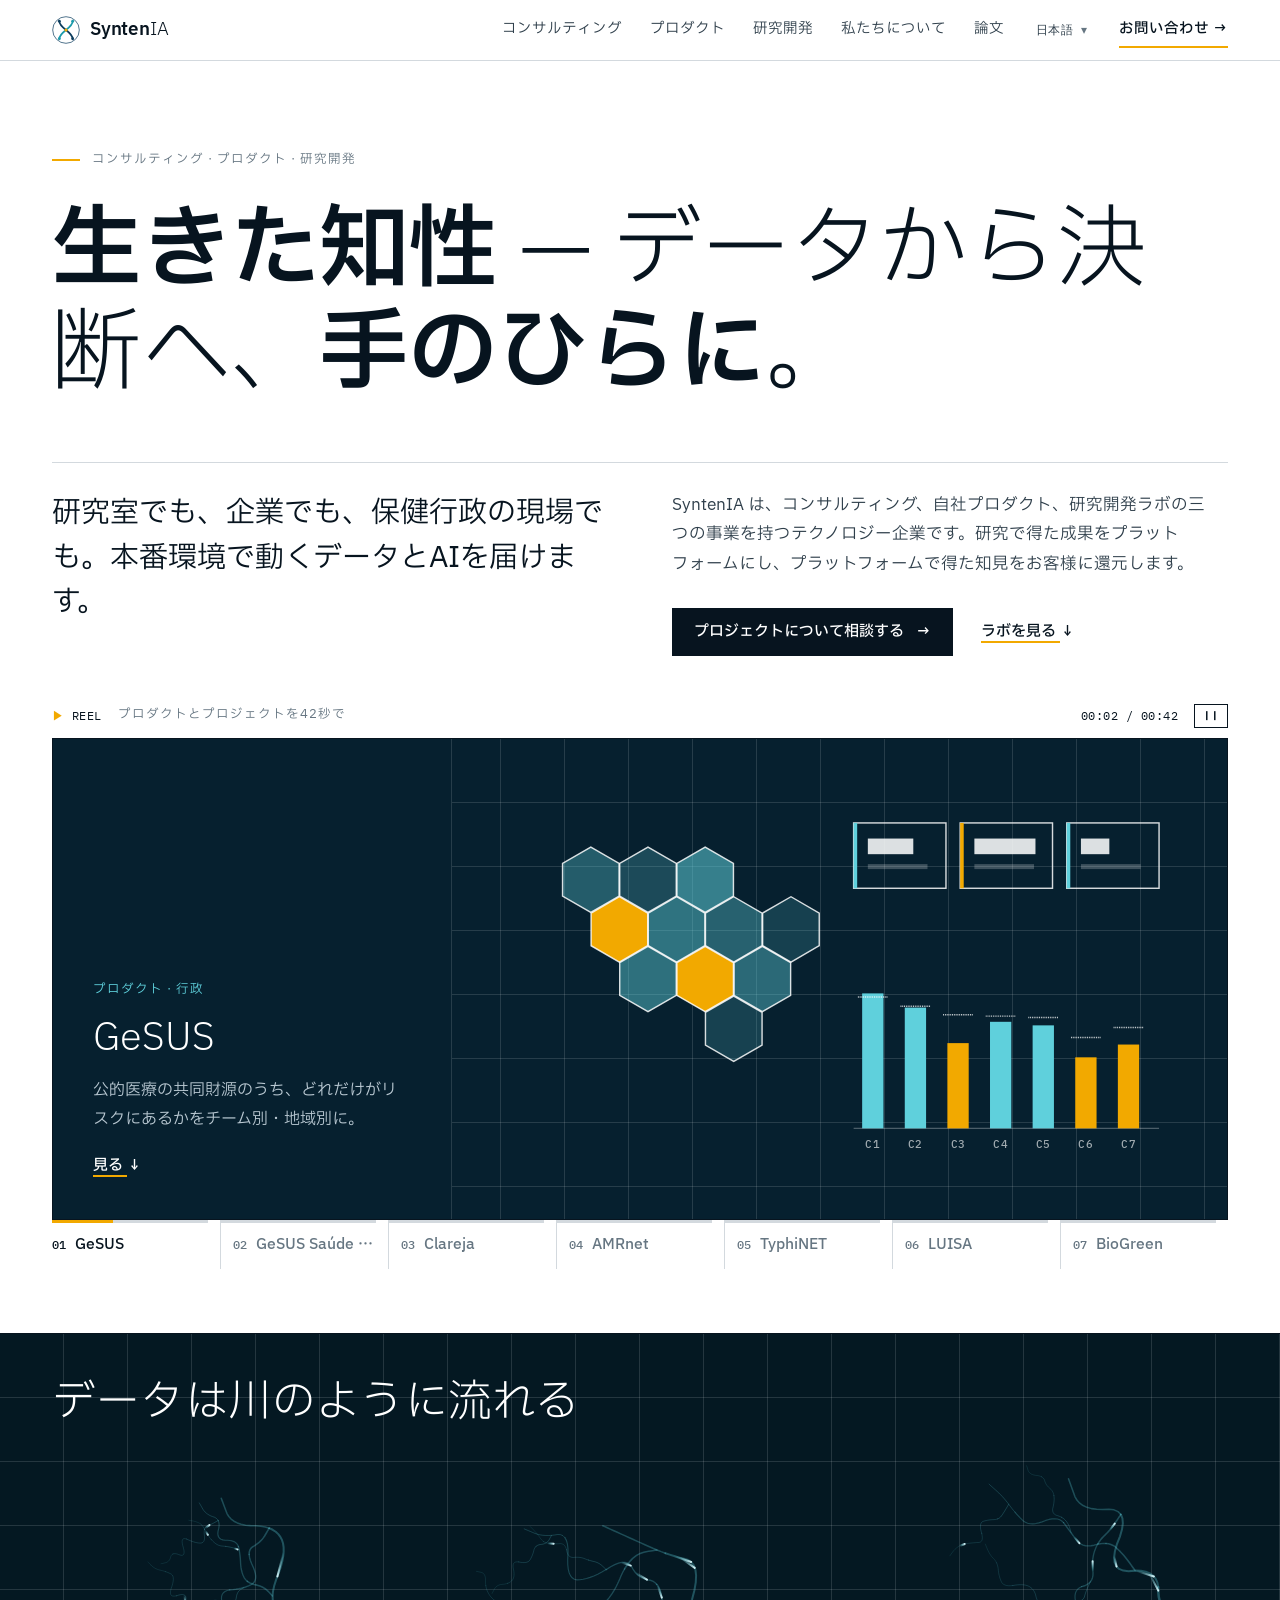
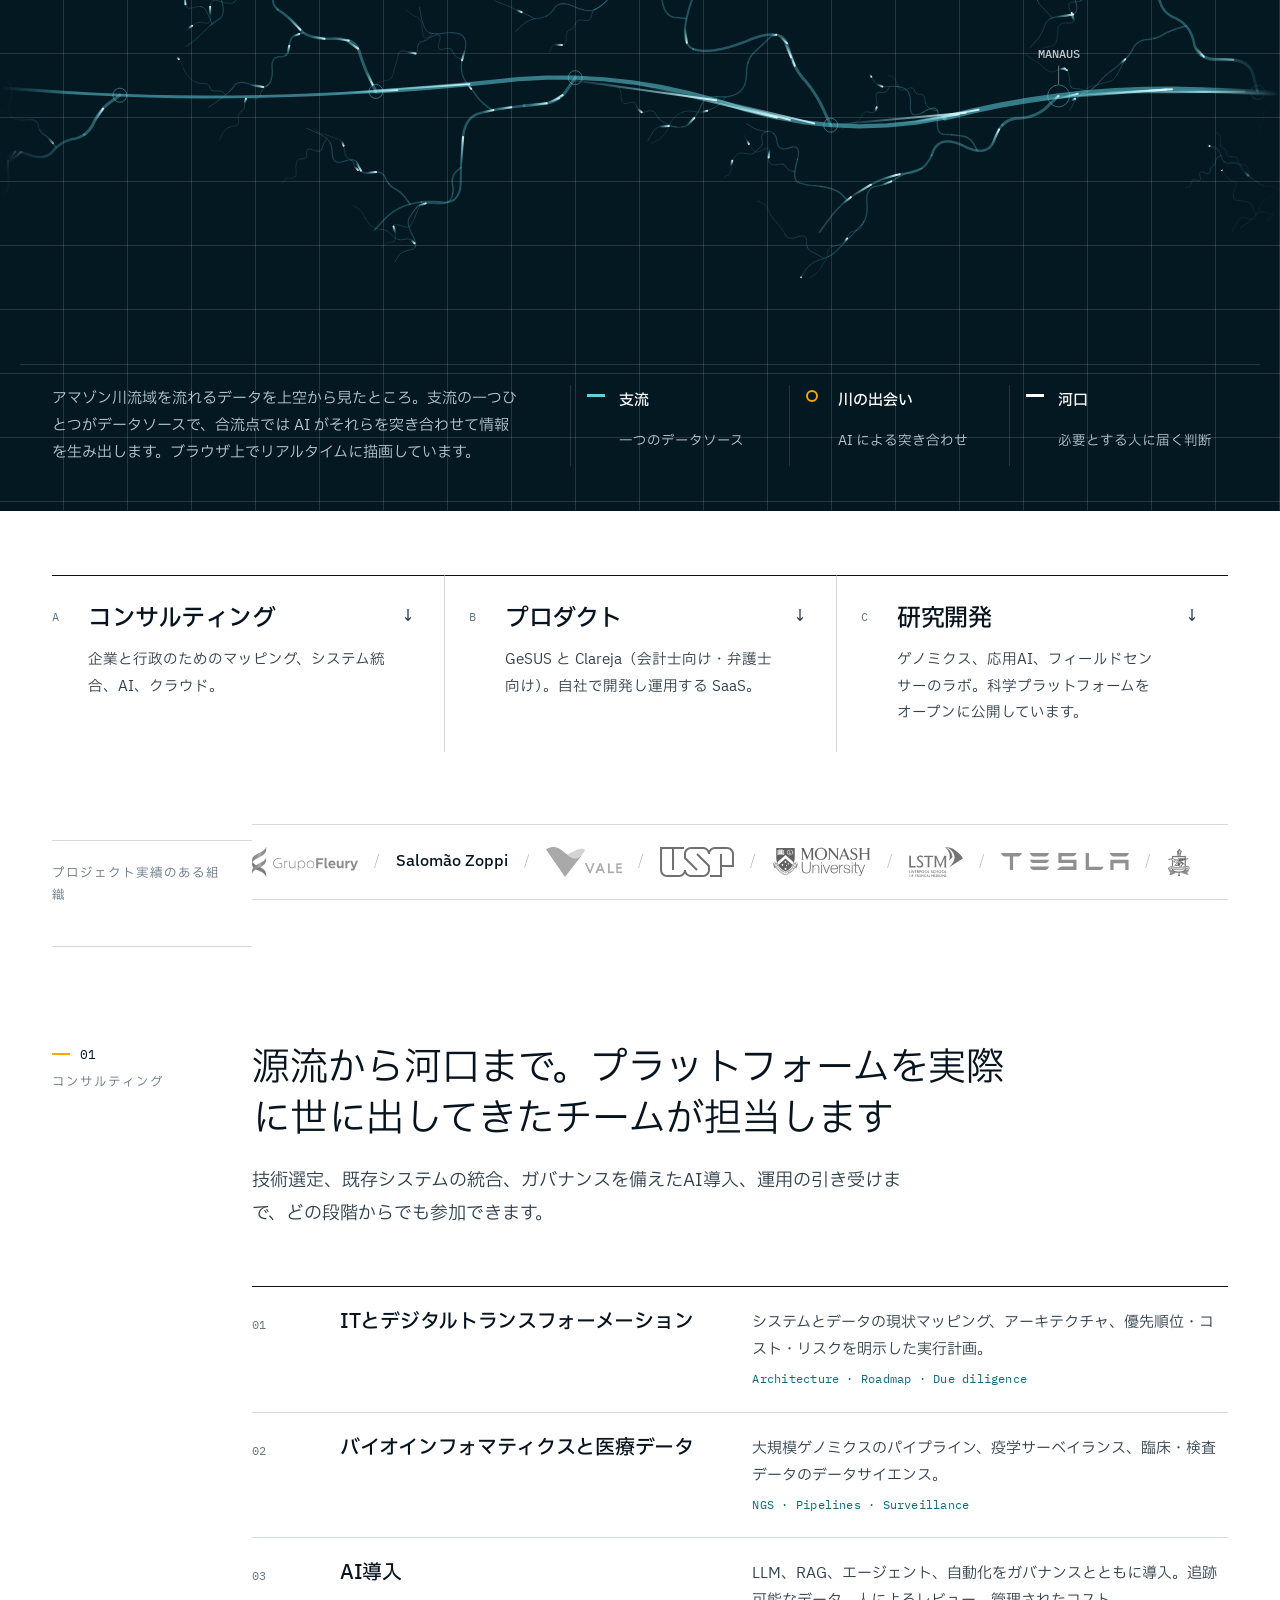
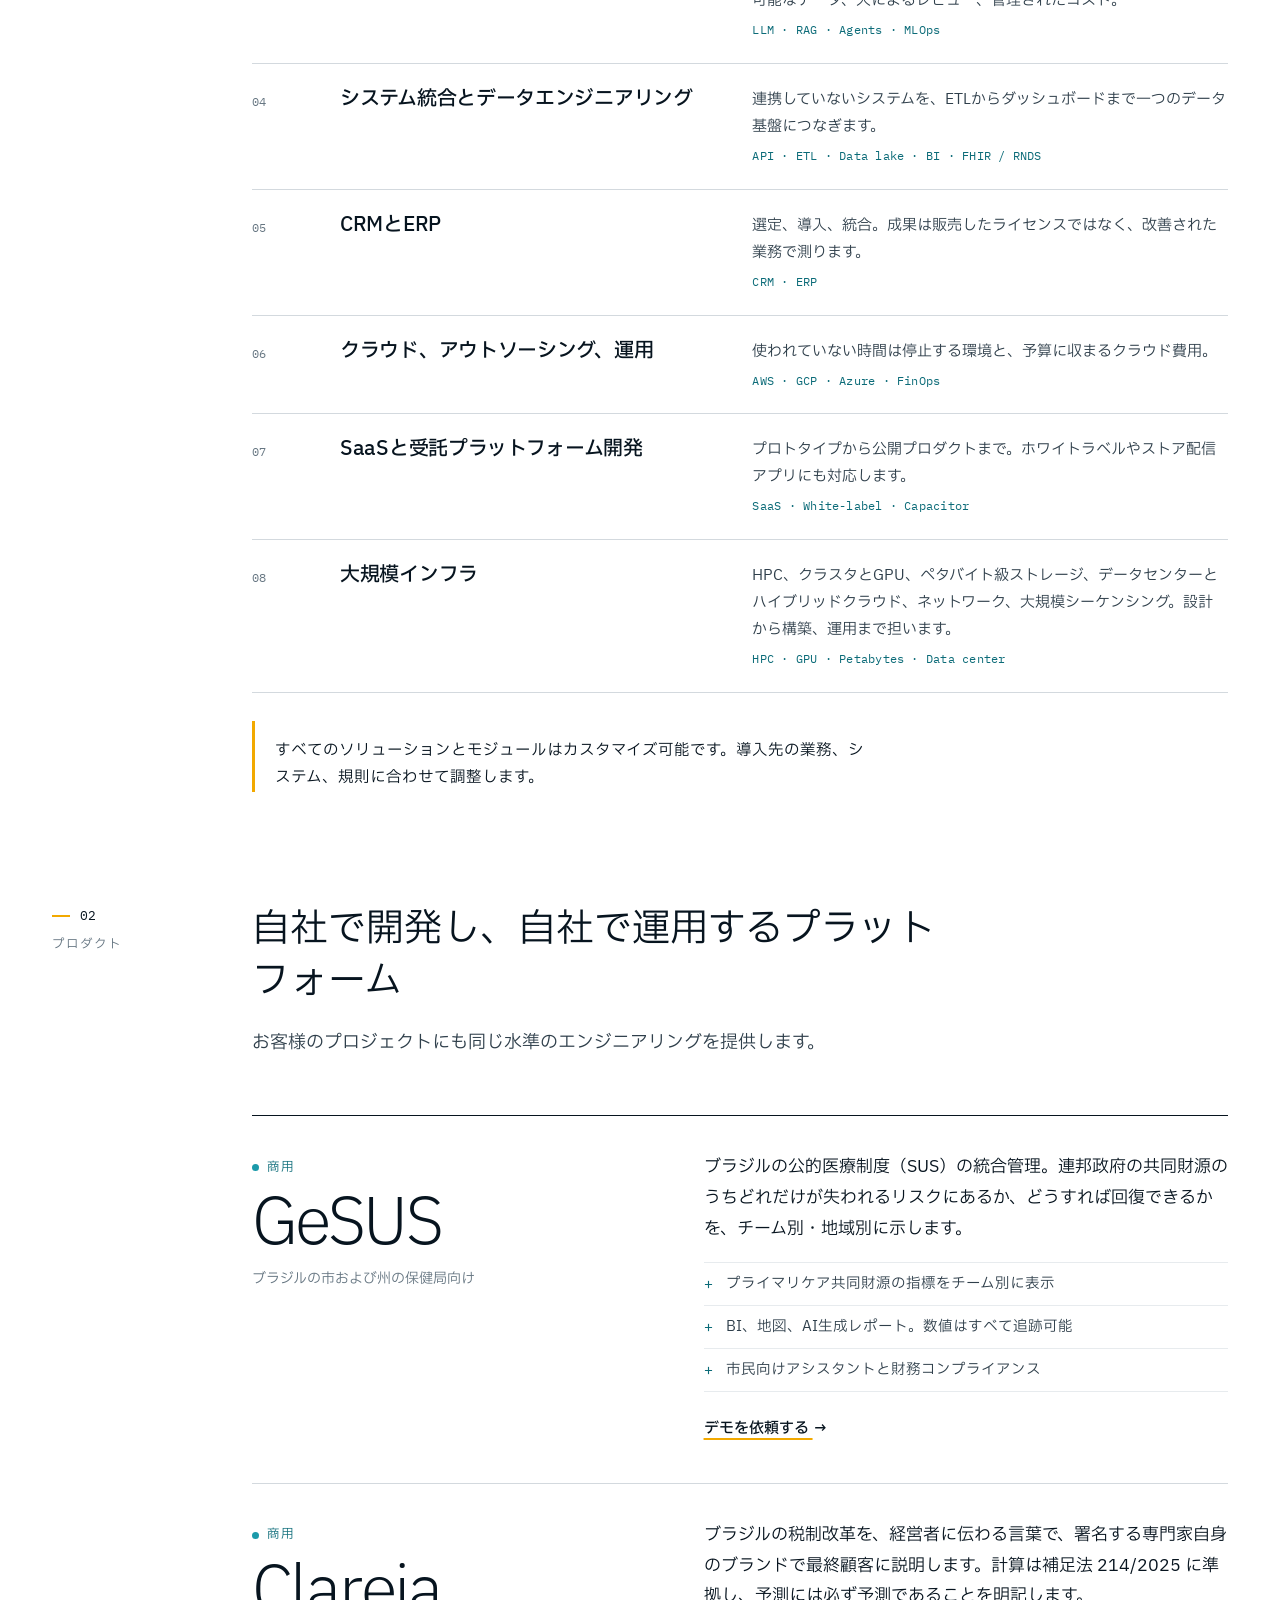
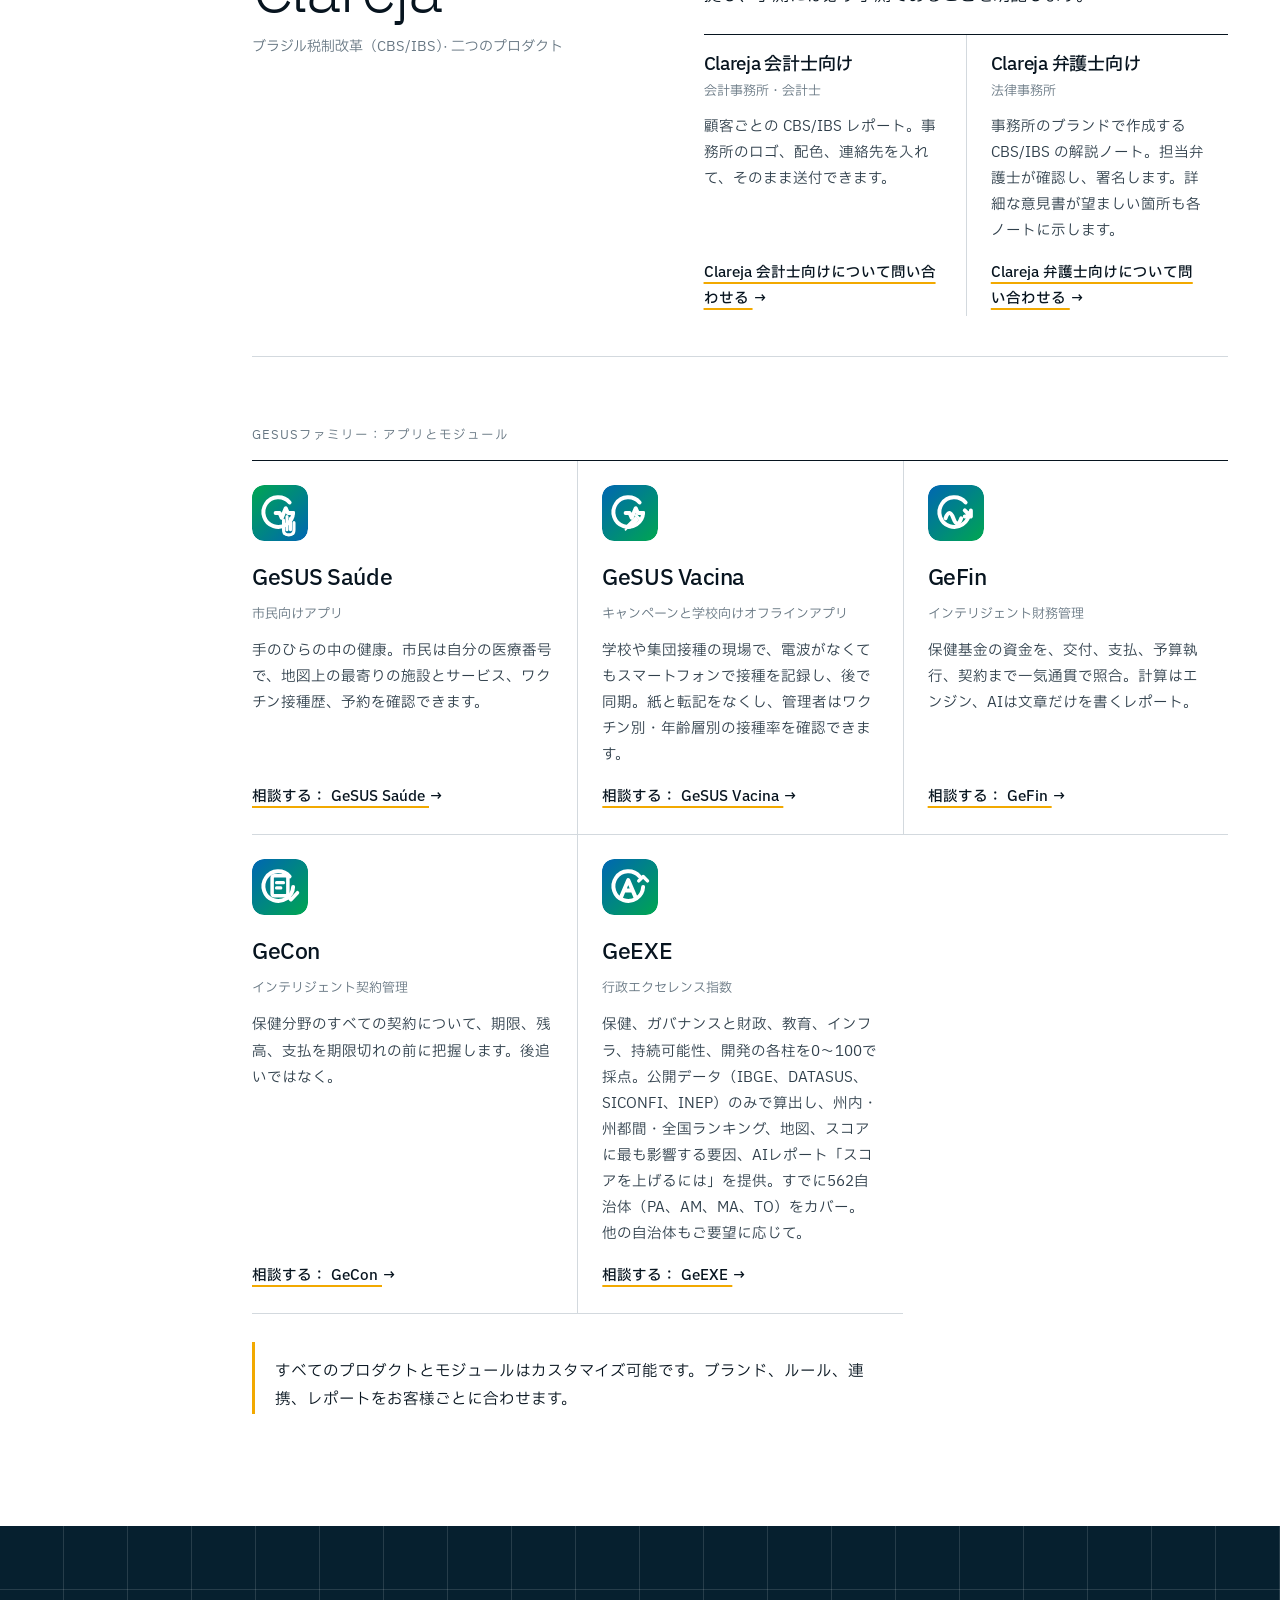
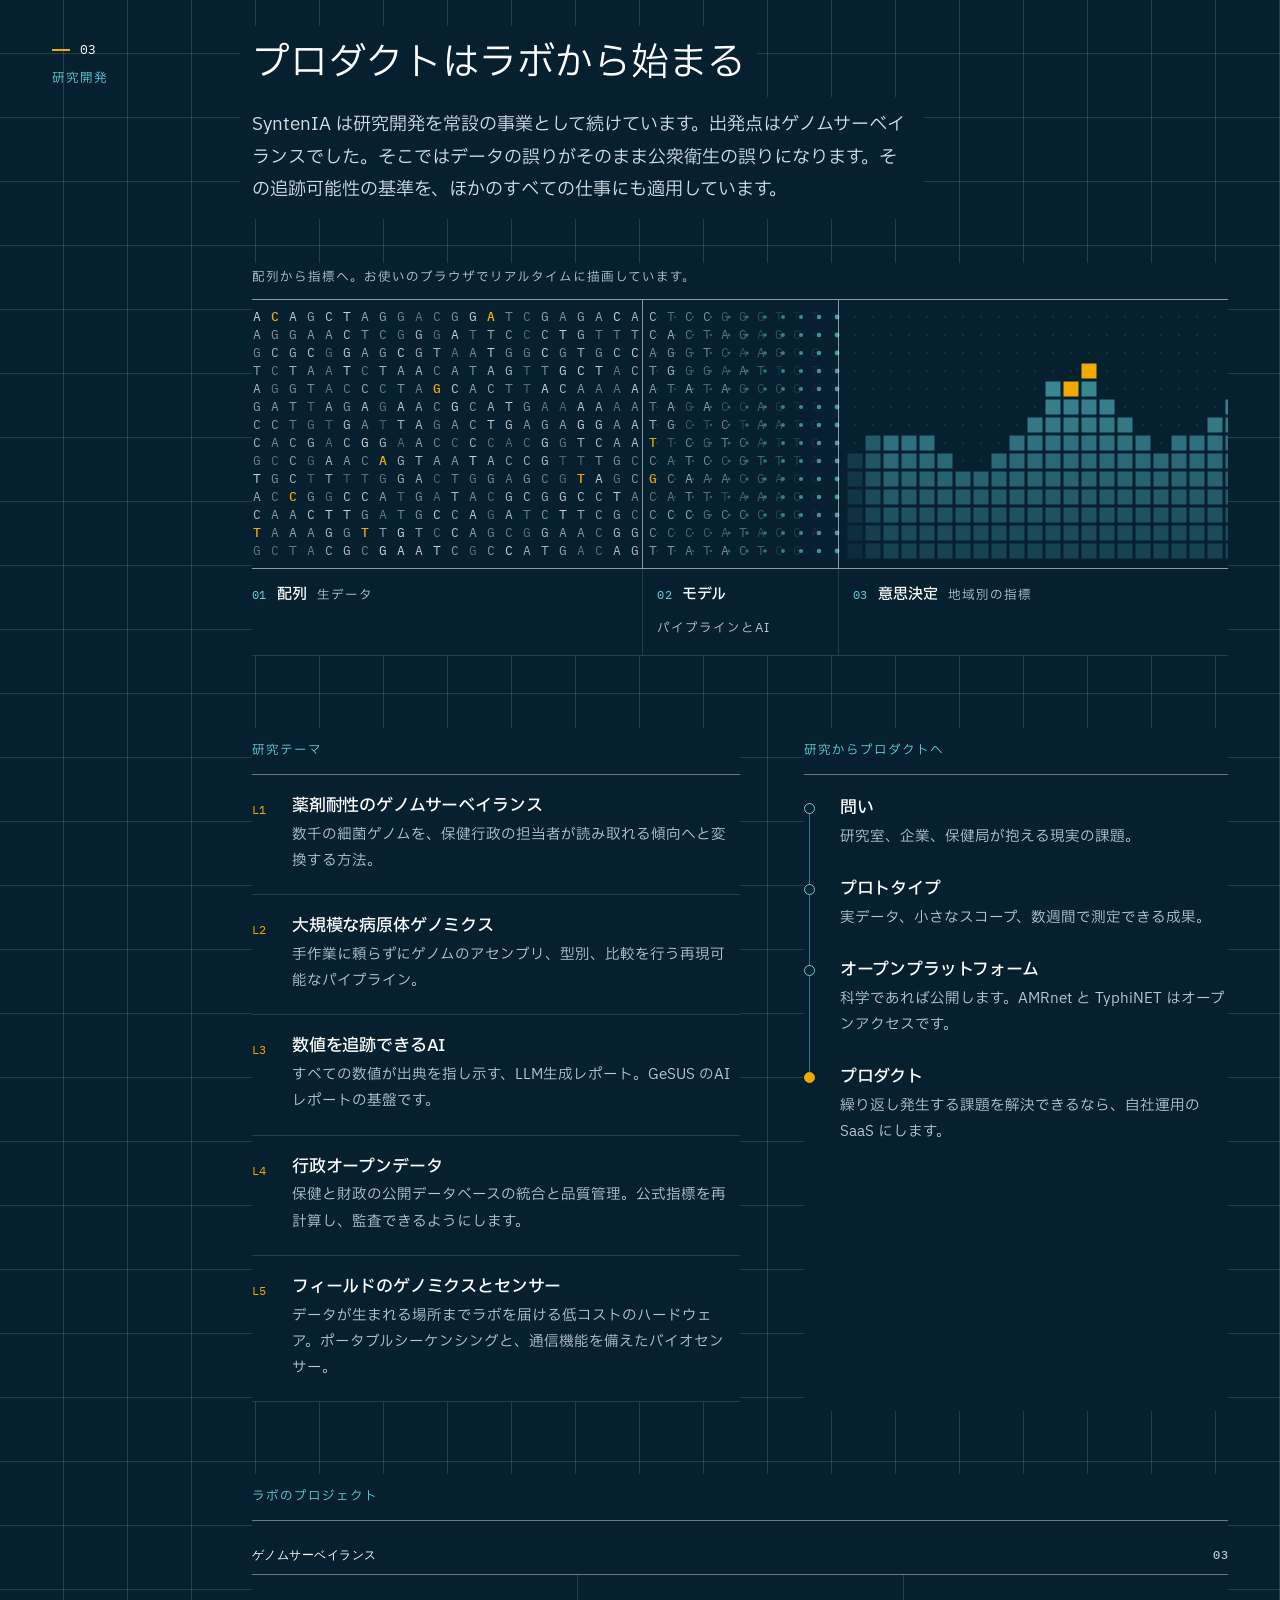
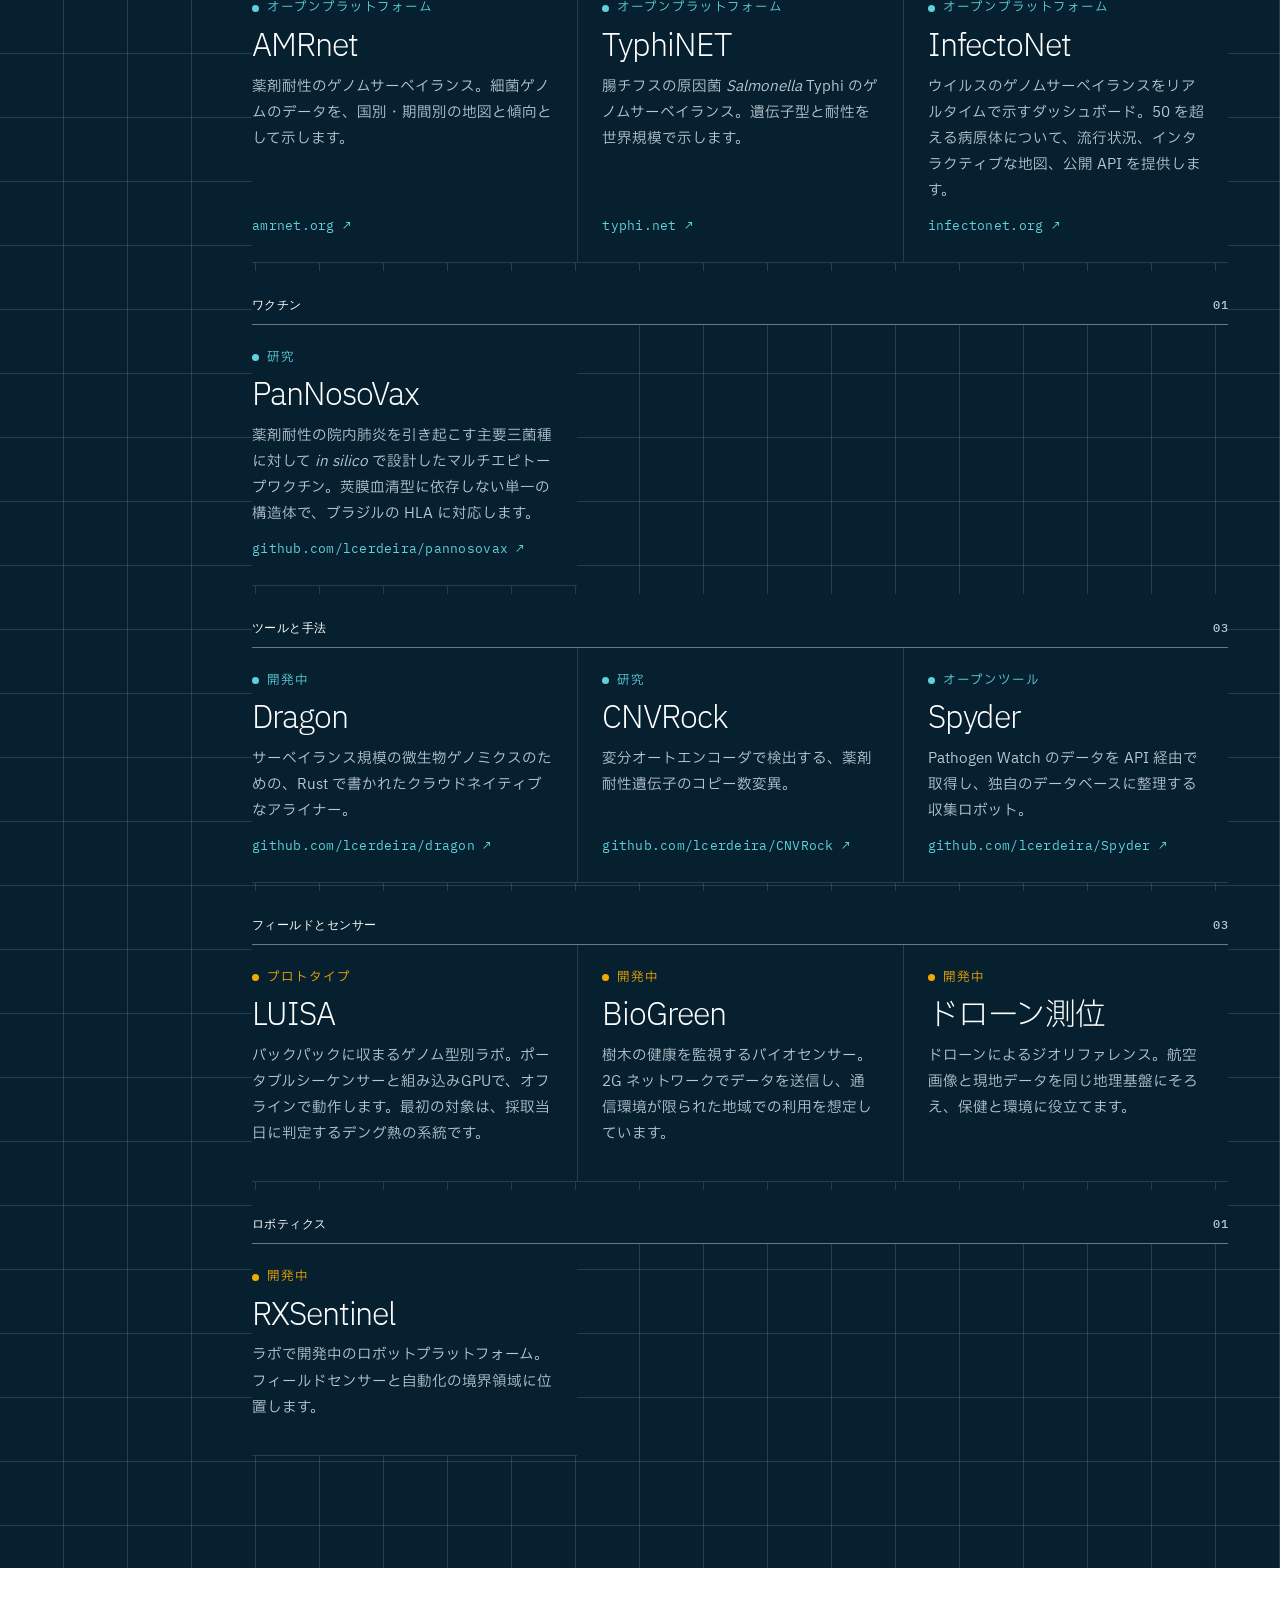
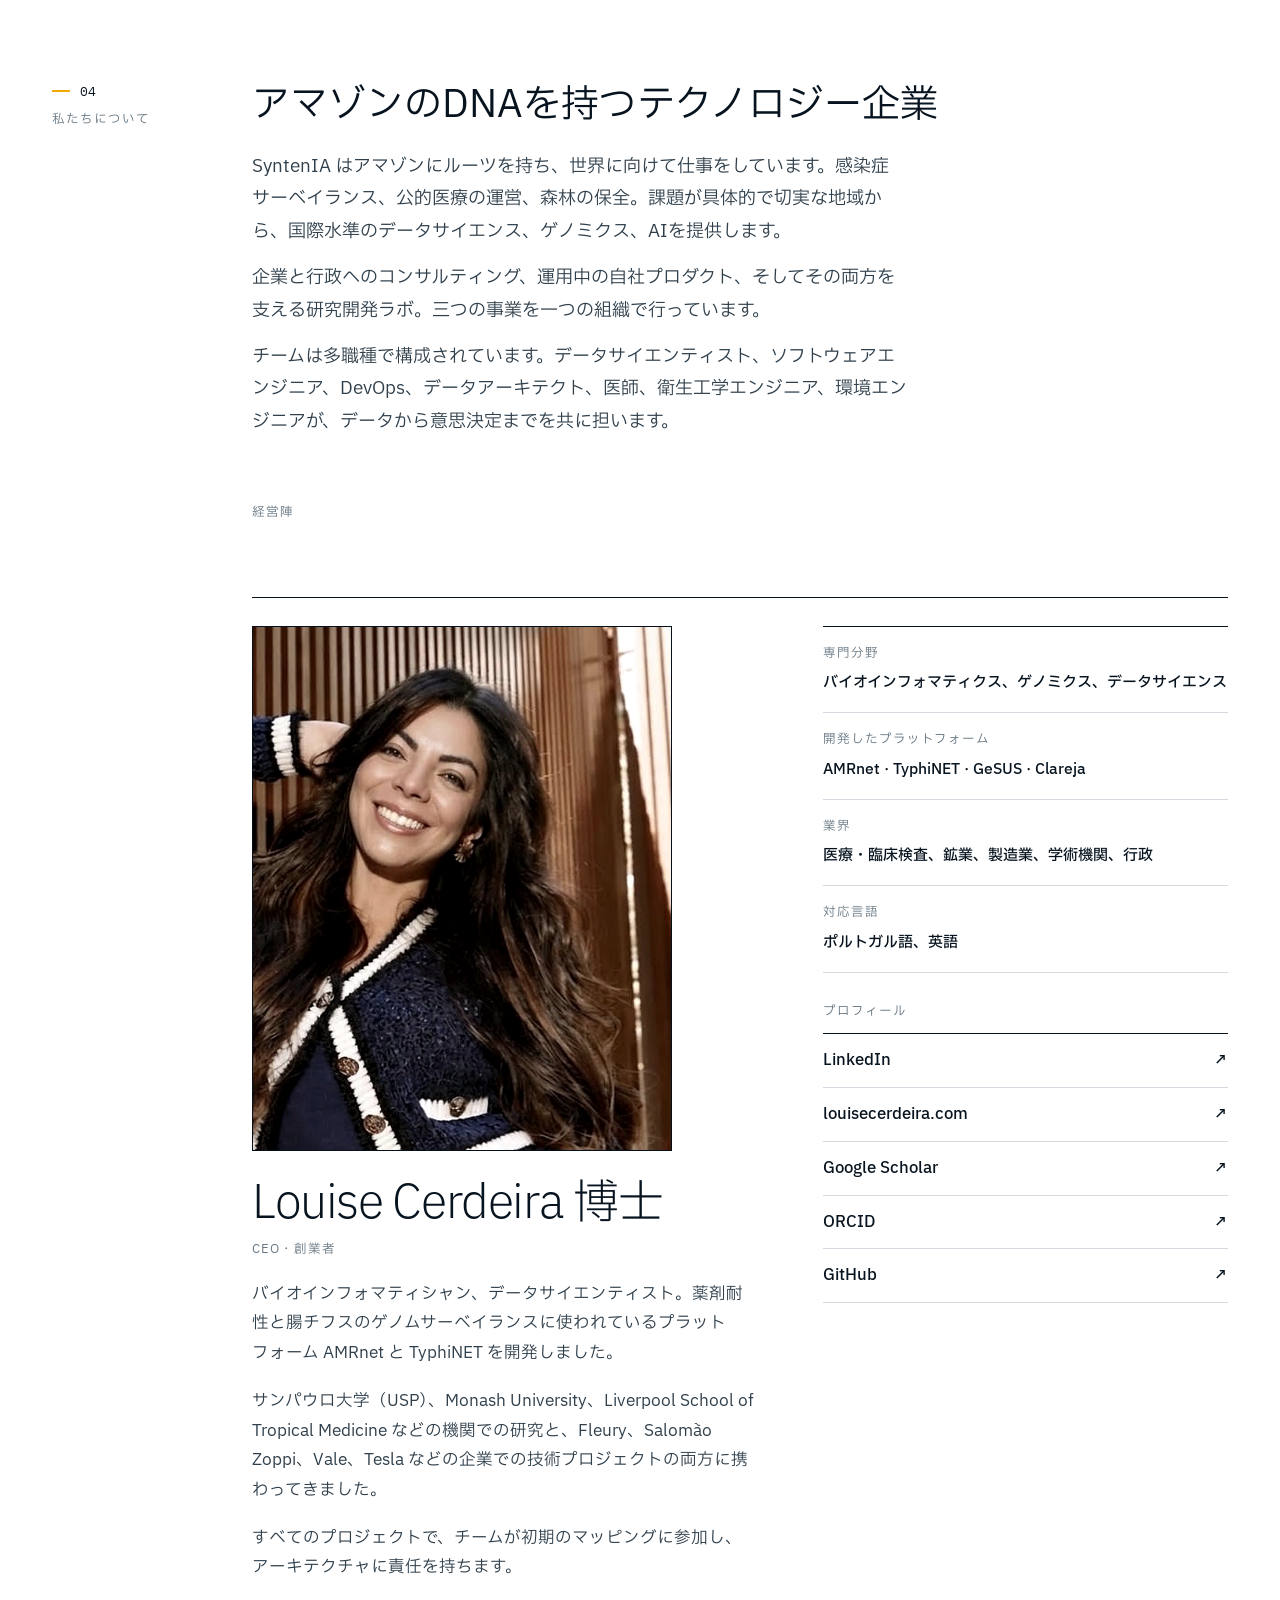
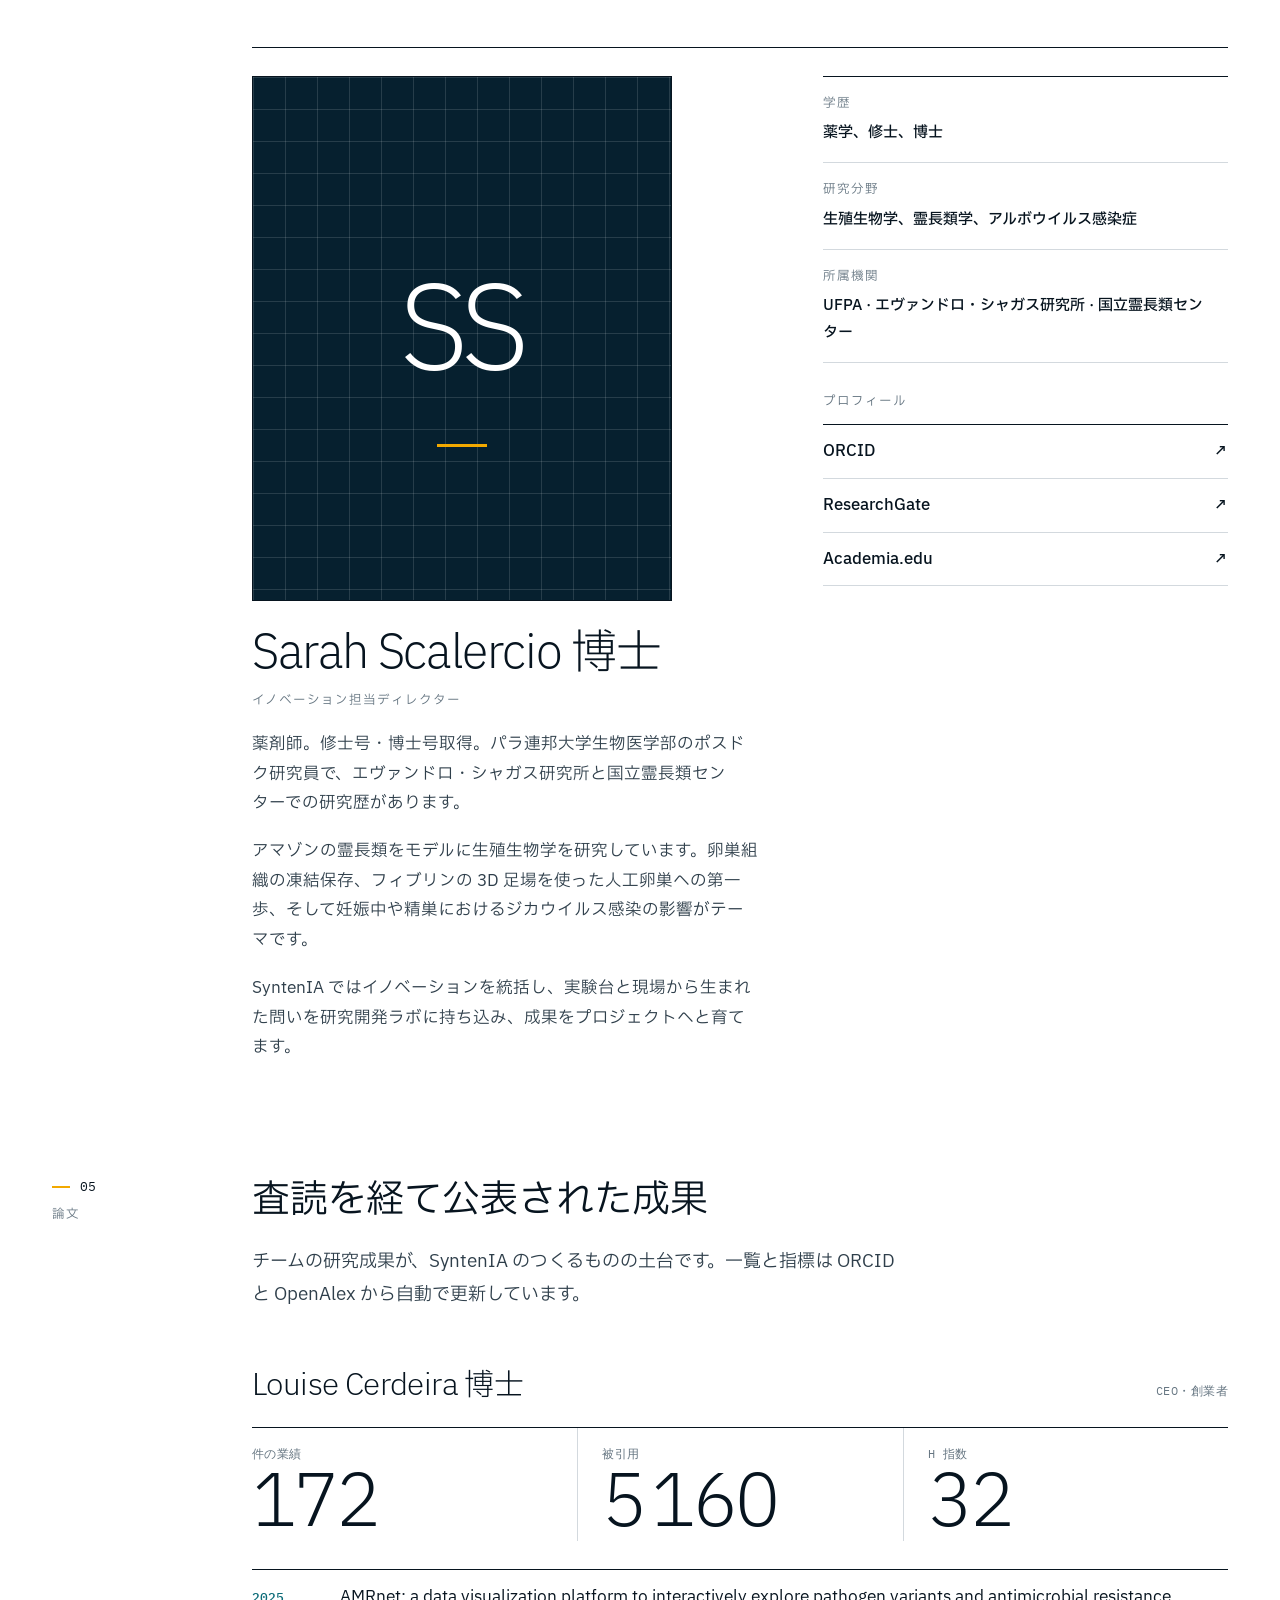
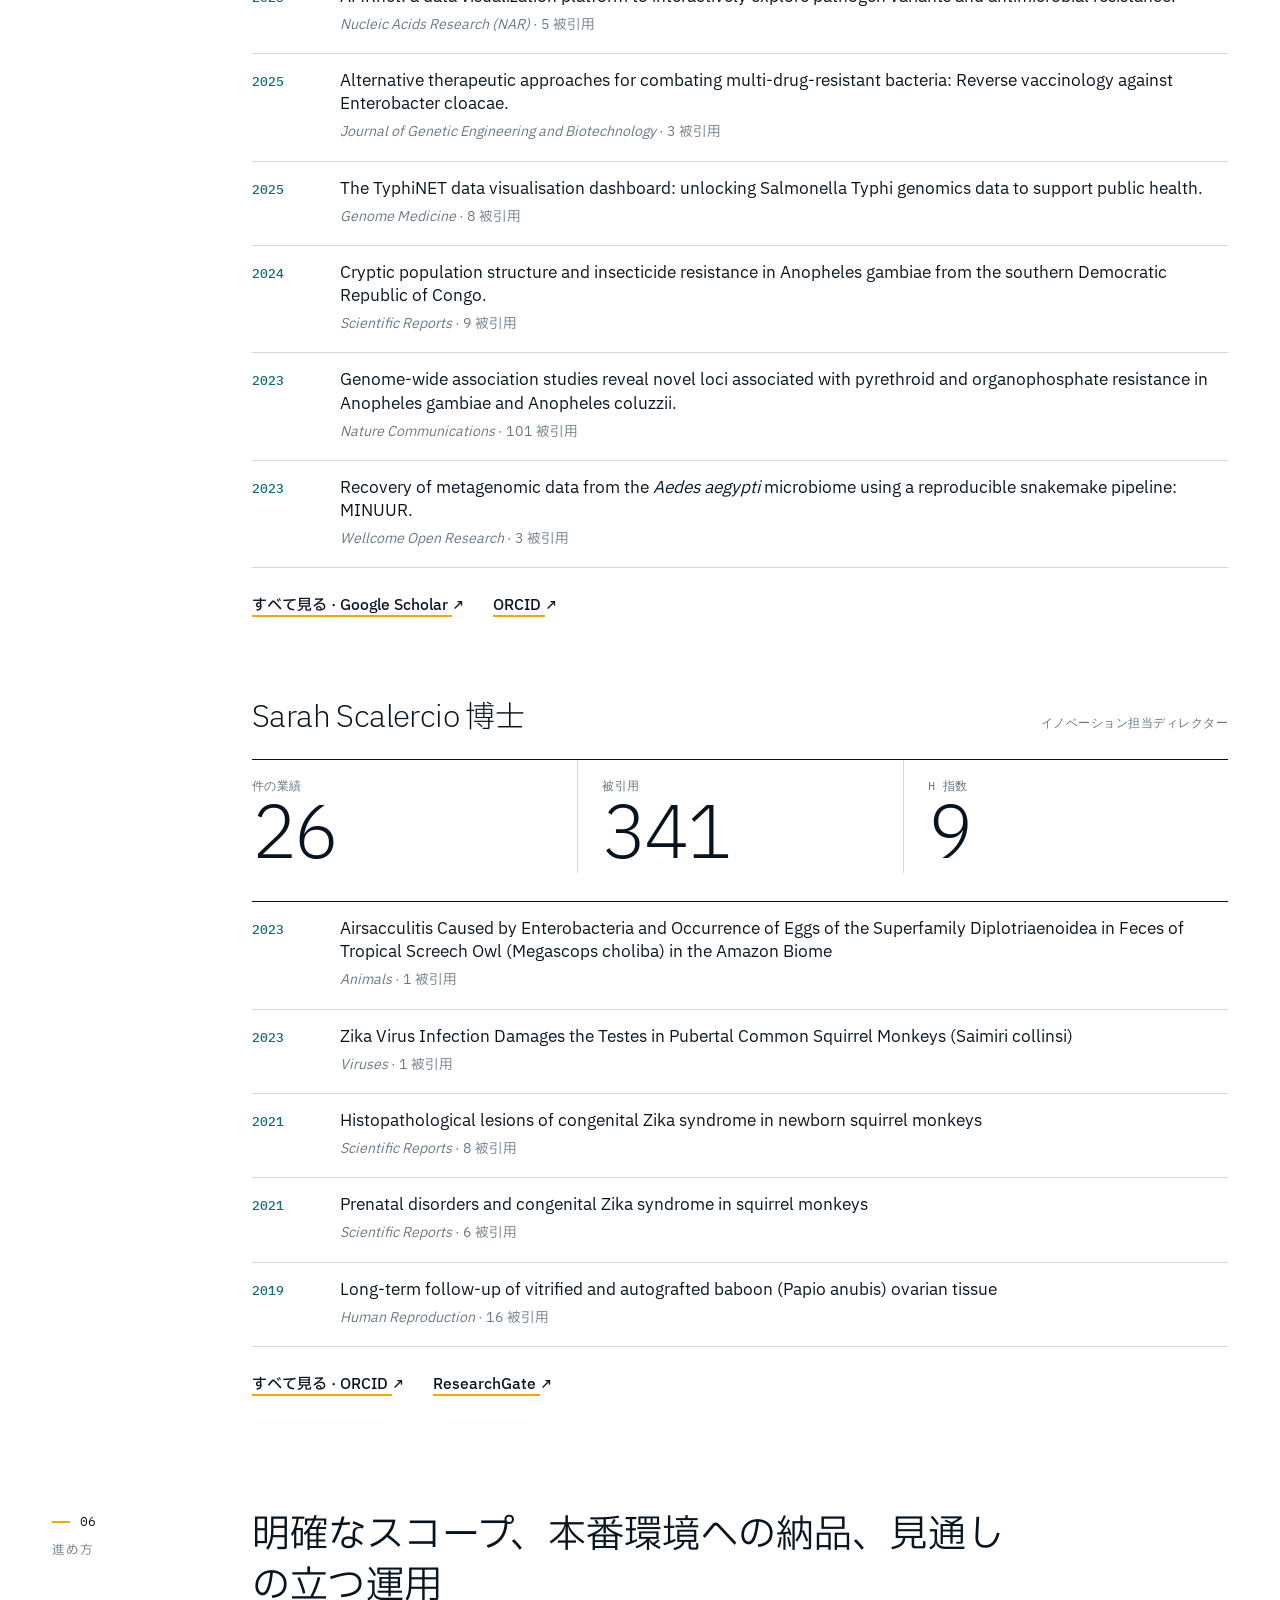
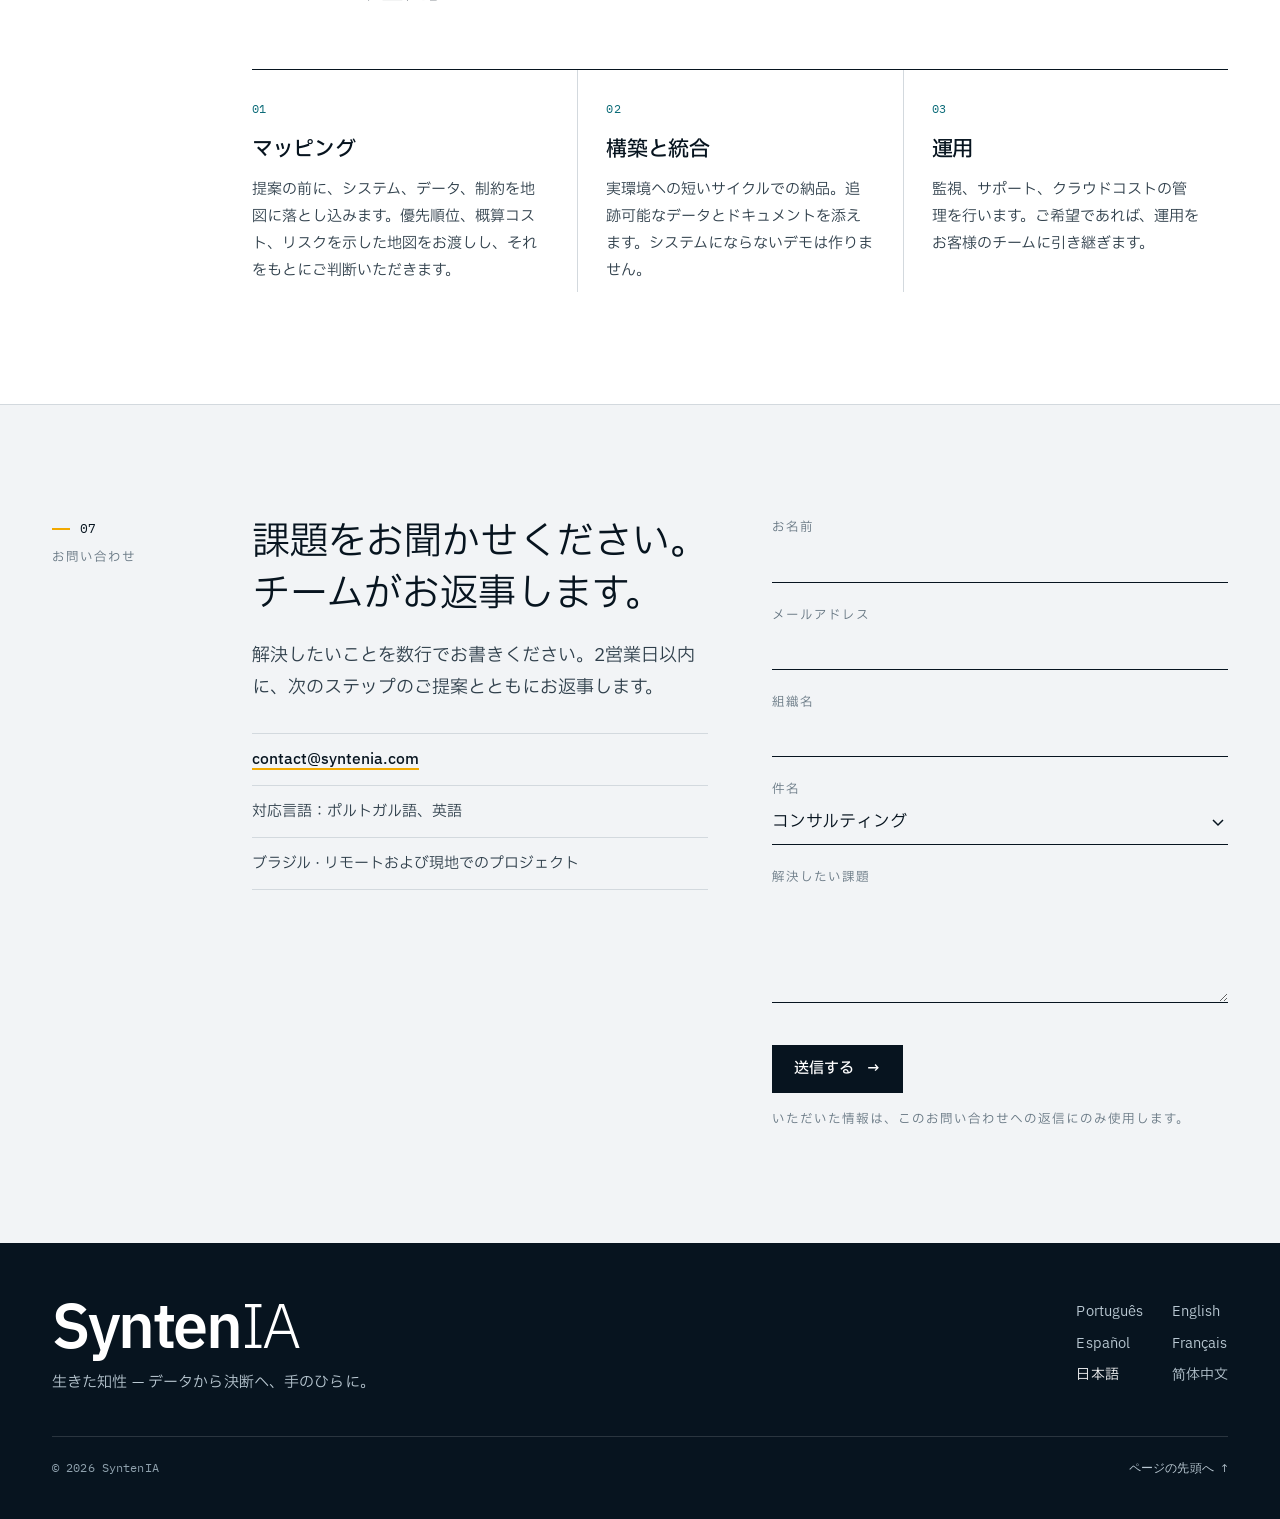
<file: ja/index.html>
<!doctype html>
<html lang="ja">
<head>
<meta charset="utf-8">
<meta name="viewport" content="width=device-width, initial-scale=1">
<title>SyntenIA — 生きた知性、データから決断へ：データとAIのコンサルティング・自社プロダクト・研究開発</title>
<meta name="description" content="コンサルティング、自社プロダクト（GeSUS、Clareja）、そしてゲノミクスと応用AIの研究開発ラボという三つの事業を持つテクノロジー企業。AMRnet と TyphiNET の開発元です。">
<link rel="canonical" href="https://syntenia.com/ja/">
<link rel="alternate" hreflang="pt-BR" href="https://syntenia.com/">
<link rel="alternate" hreflang="en" href="https://syntenia.com/en/">
<link rel="alternate" hreflang="es" href="https://syntenia.com/es/">
<link rel="alternate" hreflang="fr" href="https://syntenia.com/fr/">
<link rel="alternate" hreflang="ja" href="https://syntenia.com/ja/">
<link rel="alternate" hreflang="zh-Hans" href="https://syntenia.com/zh/">
<link rel="alternate" hreflang="x-default" href="https://syntenia.com/">
<meta property="og:title" content="SyntenIA — 生きた知性、データから決断へ：データとAIのコンサルティング・自社プロダクト・研究開発">
<meta property="og:description" content="コンサルティング、自社プロダクト（GeSUS、Clareja）、そしてゲノミクスと応用AIの研究開発ラボという三つの事業を持つテクノロジー企業。AMRnet と TyphiNET の開発元です。">
<meta property="og:type" content="website">
<meta property="og:locale" content="ja_JP">
<meta name="theme-color" content="#06202f">
<link rel="icon" href="../assets/favicon.svg" type="image/svg+xml">
<link rel="icon" href="../assets/favicon-32.png" type="image/png" sizes="32x32">
<link rel="apple-touch-icon" href="../assets/favicon-180.png" sizes="180x180">
<link rel="manifest" href="../site.webmanifest">
<link rel="preconnect" href="https://fonts.googleapis.com">
<link rel="preconnect" href="https://fonts.gstatic.com" crossorigin>
<link href="https://fonts.googleapis.com/css2?family=IBM+Plex+Mono:wght@400;500&family=IBM+Plex+Sans:wght@300;400;500;600&family=IBM+Plex+Sans+JP:wght@300;400;500;600&display=swap" rel="stylesheet">
<link rel="stylesheet" href="../styles.css">
</head>
<body>
<!-- Gerado por build.py a partir de src/content/ja.json. Não editar à mão. -->

<header class="top">
  <div class="frame">
    <a class="brand" href="#" aria-label="SyntenIA"><img src="../assets/simbolo.svg" alt="" width="28" height="28"><span><b>Synten</b>IA</span></a>
    <nav aria-label="SyntenIA">
      <a href="#servicos">コンサルティング</a>
      <a href="#produtos">プロダクト</a>
      <a href="#pd">研究開発</a>
      <a href="#sobre">私たちについて</a>
      <a href="#publicacoes">論文</a>
    </nav>
    <details class="lang">
      <summary aria-label="言語">日本語</summary>
      <ul>
        <li><a href=".././" hreflang="pt-BR" lang="pt-BR">Português</a></li>
        <li><a href="../en/" hreflang="en" lang="en">English</a></li>
        <li><a href="../es/" hreflang="es" lang="es">Español</a></li>
        <li><a href="../fr/" hreflang="fr" lang="fr">Français</a></li>
        <li><a href="../ja/" hreflang="ja" lang="ja" aria-current="page">日本語</a></li>
        <li><a href="../zh/" hreflang="zh-Hans" lang="zh-Hans">简体中文</a></li>
      </ul>
    </details>
    <a class="navcta" href="#contato">お問い合わせ <span aria-hidden="true">→</span></a>
  </div>
</header>

<main>
<section class="hero frame">
  <p class="kicker">コンサルティング · プロダクト · 研究開発</p>
  <h1><em>生きた知性</em> — データから決断へ、<em>手のひらに</em>。</h1>
  <div class="hero-grid">
    <p class="lead">研究室でも、企業でも、保健行政の現場でも。本番環境で動くデータとAIを届けます。</p>
    <div>
      <p class="sub">SyntenIA は、コンサルティング、自社プロダクト、研究開発ラボの三つの事業を持つテクノロジー企業です。研究で得た成果をプラットフォームにし、プラットフォームで得た知見をお客様に還元します。</p>
      <div class="cta-row">
        <a class="btn" href="#contato">プロジェクトについて相談する <span aria-hidden="true">→</span></a>
        <a class="link" href="#pd">ラボを見る <span aria-hidden="true">↓</span></a>
      </div>
    </div>
  </div>
</section>

<section class="reel frame" id="reel" aria-roledescription="carousel" aria-label="プロダクトとプロジェクトを42秒で">
  <div class="reel-bar">
    <span class="k">Reel</span><span class="ttl">プロダクトとプロジェクトを42秒で</span>
    <span class="tc" id="reel-tc" aria-hidden="true">00:00 / 00:42</span>
    <button type="button" id="reel-toggle" data-pause="一時停止" data-play="再生" aria-label="一時停止"><span aria-hidden="true">❙❙</span></button>
  </div>
  <div class="reel-stage">
      <article class="scene on" data-i="0" aria-roledescription="slide" aria-label="1 / 7: GeSUS">
        <div class="cap"><span class="tag">プロダクト · 行政</span><h2>GeSUS</h2><p>公的医療の共同財源のうち、どれだけがリスクにあるかをチーム別・地域別に。</p><a class="link" href="#produtos">見る <span aria-hidden="true">↓</span></a></div>
        <div class="art"><svg viewBox="0 0 1000 620" preserveAspectRatio="xMidYMid meet" aria-hidden="true" focusable="false"><polygon class="s-teal-fill pop" fill-opacity="0.34" points="189.8,193.0 150.0,216.0 110.2,193.0 110.2,147.0 150.0,124.0 189.8,147.0" style="--d:0.15s"/><polygon class="s-line draw" pathLength="1" points="189.8,193.0 150.0,216.0 110.2,193.0 110.2,147.0 150.0,124.0 189.8,147.0" style="--d:0.05s"/><polygon class="s-teal-fill pop" fill-opacity="0.24" points="270.3,193.0 230.5,216.0 190.7,193.0 190.7,147.0 230.5,124.0 270.3,147.0" style="--d:0.22s"/><polygon class="s-line draw" pathLength="1" points="270.3,193.0 230.5,216.0 190.7,193.0 190.7,147.0 230.5,124.0 270.3,147.0" style="--d:0.12s"/><polygon class="s-teal-fill pop" fill-opacity="0.54" points="350.8,193.0 311.0,216.0 271.2,193.0 271.2,147.0 311.0,124.0 350.8,147.0" style="--d:0.29s"/><polygon class="s-line draw" pathLength="1" points="350.8,193.0 311.0,216.0 271.2,193.0 271.2,147.0 311.0,124.0 350.8,147.0" style="--d:0.19s"/><polygon class="s-amber-fill pop" points="230.1,262.9 190.2,285.9 150.4,262.9 150.4,216.9 190.2,193.9 230.1,216.9" style="--d:0.36s"/><polygon class="s-line draw" pathLength="1" points="230.1,262.9 190.2,285.9 150.4,262.9 150.4,216.9 190.2,193.9 230.1,216.9" style="--d:0.26s"/><polygon class="s-teal-fill pop" fill-opacity="0.47" points="310.6,262.9 270.8,285.9 230.9,262.9 230.9,216.9 270.8,193.9 310.6,216.9" style="--d:0.43s"/><polygon class="s-line draw" pathLength="1" points="310.6,262.9 270.8,285.9 230.9,262.9 230.9,216.9 270.8,193.9 310.6,216.9" style="--d:0.33s"/><polygon class="s-teal-fill pop" fill-opacity="0.37" points="391.1,262.9 351.2,285.9 311.4,262.9 311.4,216.9 351.2,193.9 391.1,216.9" style="--d:0.50s"/><polygon class="s-line draw" pathLength="1" points="391.1,262.9 351.2,285.9 311.4,262.9 311.4,216.9 351.2,193.9 391.1,216.9" style="--d:0.40s"/><polygon class="s-teal-fill pop" fill-opacity="0.18" points="471.6,262.9 431.8,285.9 391.9,262.9 391.9,216.9 431.8,193.9 471.6,216.9" style="--d:0.57s"/><polygon class="s-line draw" pathLength="1" points="471.6,262.9 431.8,285.9 391.9,262.9 391.9,216.9 431.8,193.9 471.6,216.9" style="--d:0.47s"/><polygon class="s-teal-fill pop" fill-opacity="0.45" points="270.3,332.8 230.5,355.8 190.7,332.8 190.7,286.8 230.5,263.8 270.3,286.8" style="--d:0.64s"/><polygon class="s-line draw" pathLength="1" points="270.3,332.8 230.5,355.8 190.7,332.8 190.7,286.8 230.5,263.8 270.3,286.8" style="--d:0.54s"/><polygon class="s-amber-fill pop" points="350.8,332.8 311.0,355.8 271.2,332.8 271.2,286.8 311.0,263.8 350.8,286.8" style="--d:0.71s"/><polygon class="s-line draw" pathLength="1" points="350.8,332.8 311.0,355.8 271.2,332.8 271.2,286.8 311.0,263.8 350.8,286.8" style="--d:0.61s"/><polygon class="s-teal-fill pop" fill-opacity="0.41" points="431.3,332.8 391.5,355.8 351.7,332.8 351.7,286.8 391.5,263.8 431.3,286.8" style="--d:0.78s"/><polygon class="s-line draw" pathLength="1" points="431.3,332.8 391.5,355.8 351.7,332.8 351.7,286.8 391.5,263.8 431.3,286.8" style="--d:0.68s"/><polygon class="s-teal-fill pop" fill-opacity="0.19" points="391.1,402.8 351.2,425.8 311.4,402.8 311.4,356.8 351.2,333.8 391.1,356.8" style="--d:0.85s"/><polygon class="s-line draw" pathLength="1" points="391.1,402.8 351.2,425.8 311.4,402.8 311.4,356.8 351.2,333.8 391.1,356.8" style="--d:0.75s"/><rect class="s-line draw" pathLength="1" x="520" y="90" width="130" height="92" style="--d:0.30s"/><rect class="s-teal-fill pop" x="520" y="90" width="5" height="92" style="--d:0.50s"/><rect class="s-white-fill pop" x="540" y="112" width="64" height="22" style="--d:0.70s"/><rect class="s-dim-fill pop" x="540" y="148" width="84" height="7" style="--d:0.80s"/><rect class="s-line draw" pathLength="1" x="670" y="90" width="130" height="92" style="--d:0.45s"/><rect class="s-amber-fill pop" x="670" y="90" width="5" height="92" style="--d:0.65s"/><rect class="s-white-fill pop" x="690" y="112" width="86" height="22" style="--d:0.85s"/><rect class="s-dim-fill pop" x="690" y="148" width="84" height="7" style="--d:0.95s"/><rect class="s-line draw" pathLength="1" x="820" y="90" width="130" height="92" style="--d:0.60s"/><rect class="s-teal-fill pop" x="820" y="90" width="5" height="92" style="--d:0.80s"/><rect class="s-white-fill pop" x="840" y="112" width="40" height="22" style="--d:1.00s"/><rect class="s-dim-fill pop" x="840" y="148" width="84" height="7" style="--d:1.10s"/><line class="s-dim" x1="520" y1="520" x2="950" y2="520"/><rect class="s-teal-fill grow" x="532" y="330" width="30" height="190" style="--d:1.00s"/><line class="s-line s-dash draw" pathLength="1" x1="526" y1="335" x2="568" y2="335" style="--d:1.60s"/><text class="s-text" x="547" y="548" text-anchor="middle">C1</text><rect class="s-teal-fill grow" x="592" y="350" width="30" height="170" style="--d:1.10s"/><line class="s-line s-dash draw" pathLength="1" x1="586" y1="348" x2="628" y2="348" style="--d:1.65s"/><text class="s-text" x="607" y="548" text-anchor="middle">C2</text><rect class="s-amber-fill grow" x="652" y="400" width="30" height="120" style="--d:1.20s"/><line class="s-line s-dash draw" pathLength="1" x1="646" y1="360" x2="688" y2="360" style="--d:1.70s"/><text class="s-text" x="667" y="548" text-anchor="middle">C3</text><rect class="s-teal-fill grow" x="712" y="370" width="30" height="150" style="--d:1.30s"/><line class="s-line s-dash draw" pathLength="1" x1="706" y1="362" x2="748" y2="362" style="--d:1.75s"/><text class="s-text" x="727" y="548" text-anchor="middle">C4</text><rect class="s-teal-fill grow" x="772" y="375" width="30" height="145" style="--d:1.40s"/><line class="s-line s-dash draw" pathLength="1" x1="766" y1="364" x2="808" y2="364" style="--d:1.80s"/><text class="s-text" x="787" y="548" text-anchor="middle">C5</text><rect class="s-amber-fill grow" x="832" y="420" width="30" height="100" style="--d:1.50s"/><line class="s-line s-dash draw" pathLength="1" x1="826" y1="392" x2="868" y2="392" style="--d:1.85s"/><text class="s-text" x="847" y="548" text-anchor="middle">C6</text><rect class="s-amber-fill grow" x="892" y="402" width="30" height="118" style="--d:1.60s"/><line class="s-line s-dash draw" pathLength="1" x1="886" y1="378" x2="928" y2="378" style="--d:1.90s"/><text class="s-text" x="907" y="548" text-anchor="middle">C7</text></svg></div>
      </article>
      <article class="scene" data-i="1" aria-roledescription="slide" aria-label="2 / 7: GeSUS Saúde · Vacina">
        <div class="cap"><span class="tag">プロダクト · アプリ</span><h2>GeSUS Saúde · Vacina</h2><p>市民は手のひらの中に自分の健康を。予防接種キャンペーンは紙なし、オフラインでも。</p><a class="link" href="#produtos">見る <span aria-hidden="true">↓</span></a></div>
        <div class="art"><svg viewBox="0 0 1000 620" preserveAspectRatio="xMidYMid meet" aria-hidden="true" focusable="false"><rect class="s-line draw" pathLength="1" x="150" y="60" width="270" height="500" rx="28" style="--d:0.10s"/><rect class="s-page pop" x="164" y="76" width="242" height="468" rx="16" style="--d:0.30s"/><rect class="s-dim-fill pop" x="255" y="88" width="60" height="6" rx="3" style="--d:0.40s"/><rect class="s-teal-fill pop" x="180" y="112" width="70" height="8" style="--d:0.50s"/><rect class="s-line draw" pathLength="1" x="560" y="60" width="270" height="500" rx="28" style="--d:1.00s"/><rect class="s-page pop" x="574" y="76" width="242" height="468" rx="16" style="--d:1.20s"/><rect class="s-dim-fill pop" x="665" y="88" width="60" height="6" rx="3" style="--d:1.30s"/><rect class="s-amber-fill pop" x="590" y="112" width="70" height="8" style="--d:1.40s"/><rect class="s-dim draw" pathLength="1" x="180" y="140" width="210" height="190" style="--d:0.50s"/><path class="s-dim draw" pathLength="1" d="M180 200 h 210" style="--d:0.60s"/><path class="s-dim draw" pathLength="1" d="M180 260 h 210" style="--d:0.68s"/><path class="s-dim draw" pathLength="1" d="M240 140 v 190" style="--d:0.76s"/><path class="s-dim draw" pathLength="1" d="M320 140 v 190" style="--d:0.84s"/><path class="s-teal s-thick draw" pathLength="1" d="M200 300 L240 260 L320 260 L360 210" style="--d:1.0s"/><circle class="s-teal-fill pop" cx="200" cy="300" r="7" style="--d:1.0s"/><path class="s-amber-fill pop" d="M360 176 c -14 0 -22 10 -22 22 c 0 16 22 38 22 38 s 22 -22 22 -38 c 0 -12 -8 -22 -22 -22 z" style="--d:1.5s"/><circle class="s-navy-fill pop" cx="360" cy="198" r="6" style="--d:1.6s"/><circle class="s-amber ping" cx="360" cy="212" r="10" style="--d:1.7s"/><rect class="s-dim-fill pop" x="180" y="360" width="150" height="8" style="--d:1.60s"/><rect class="s-teal-fill pop" x="356" y="354" width="20" height="20" style="--d:1.70s"/><path class="draw" pathLength="1" d="M360 364 l 5 5 l 10 -11" style="--d:1.90s;stroke:var(--navy);stroke-width:2.5;fill:none"/><rect class="s-dim-fill pop" x="180" y="402" width="120" height="8" style="--d:1.70s"/><rect class="s-teal-fill pop" x="356" y="396" width="20" height="20" style="--d:1.80s"/><path class="draw" pathLength="1" d="M360 406 l 5 5 l 10 -11" style="--d:2.00s;stroke:var(--navy);stroke-width:2.5;fill:none"/><rect class="s-dim-fill pop" x="180" y="444" width="160" height="8" style="--d:1.80s"/><rect class="s-teal-fill pop" x="356" y="438" width="20" height="20" style="--d:1.90s"/><path class="draw" pathLength="1" d="M360 448 l 5 5 l 10 -11" style="--d:2.10s;stroke:var(--navy);stroke-width:2.5;fill:none"/><rect class="s-dim-fill pop" x="180" y="486" width="100" height="8" style="--d:1.90s"/><rect class="s-dim-fill pop" x="356" y="480" width="20" height="20" style="--d:2.00s"/><g class="pop" style="--d:1.3s"><path class="s-dim" d="M760 100 a 22 22 0 0 1 30 0 M767 110 a 12 12 0 0 1 16 0"/><circle class="s-dim-fill" cx="775" cy="118" r="2.5"/><line class="s-amber s-thick" x1="758" y1="122" x2="794" y2="94"/></g><circle class="s-dim draw" pathLength="1" cx="604" cy="154" r="9" style="--d:1.30s"/><rect class="s-dim-fill pop" x="624" y="150" width="104" height="8" style="--d:1.35s"/><rect class="s-amber-fill pop" x="766" y="144" width="20" height="20" style="--d:1.80s"/><path class="draw" pathLength="1" d="M770 154 l 5 5 l 10 -11" style="--d:2.00s;stroke:var(--navy);stroke-width:2.5;fill:none"/><circle class="s-dim draw" pathLength="1" cx="604" cy="198" r="9" style="--d:1.38s"/><rect class="s-dim-fill pop" x="624" y="194" width="122" height="8" style="--d:1.43s"/><rect class="s-amber-fill pop" x="766" y="188" width="20" height="20" style="--d:1.92s"/><path class="draw" pathLength="1" d="M770 198 l 5 5 l 10 -11" style="--d:2.12s;stroke:var(--navy);stroke-width:2.5;fill:none"/><circle class="s-dim draw" pathLength="1" cx="604" cy="242" r="9" style="--d:1.46s"/><rect class="s-dim-fill pop" x="624" y="238" width="112" height="8" style="--d:1.51s"/><rect class="s-amber-fill pop" x="766" y="232" width="20" height="20" style="--d:2.04s"/><path class="draw" pathLength="1" d="M770 242 l 5 5 l 10 -11" style="--d:2.24s;stroke:var(--navy);stroke-width:2.5;fill:none"/><circle class="s-dim draw" pathLength="1" cx="604" cy="286" r="9" style="--d:1.54s"/><rect class="s-dim-fill pop" x="624" y="282" width="126" height="8" style="--d:1.59s"/><rect class="s-amber-fill pop" x="766" y="276" width="20" height="20" style="--d:2.16s"/><path class="draw" pathLength="1" d="M770 286 l 5 5 l 10 -11" style="--d:2.36s;stroke:var(--navy);stroke-width:2.5;fill:none"/><circle class="s-dim draw" pathLength="1" cx="604" cy="330" r="9" style="--d:1.62s"/><rect class="s-dim-fill pop" x="624" y="326" width="127" height="8" style="--d:1.67s"/><rect class="s-amber-fill pop" x="766" y="320" width="20" height="20" style="--d:2.28s"/><path class="draw" pathLength="1" d="M770 330 l 5 5 l 10 -11" style="--d:2.48s;stroke:var(--navy);stroke-width:2.5;fill:none"/><circle class="s-dim draw" pathLength="1" cx="604" cy="374" r="9" style="--d:1.70s"/><rect class="s-dim-fill pop" x="624" y="370" width="93" height="8" style="--d:1.75s"/><rect class="s-dim-fill pop" x="766" y="364" width="20" height="20" style="--d:2.40s"/><circle class="s-dim draw" pathLength="1" cx="604" cy="418" r="9" style="--d:1.78s"/><rect class="s-dim-fill pop" x="624" y="414" width="90" height="8" style="--d:1.83s"/><rect class="s-dim-fill pop" x="766" y="408" width="20" height="20" style="--d:2.52s"/><g class="pop" style="--d:0.9s" transform="translate(750 118) rotate(45)"><rect class="s-white-fill" x="-5" y="-4" width="10" height="26" rx="2"/><rect class="s-white-fill" x="-1.5" y="22" width="3" height="9"/><rect class="s-white-fill" x="-8" y="-9" width="16" height="5" rx="1"/></g><path class="s-teal s-thick draw" pathLength="1" d="M830 470 h 70 q 30 0 30 -30 v -80" style="--d:3.0s"/><path class="s-teal draw" pathLength="1" d="M918 372 l 12 -14 l 12 14" style="--d:3.4s"/><rect class="s-line draw" pathLength="1" x="880" y="300" width="100" height="56" style="--d:3.4s"/><circle class="s-teal-fill pop" cx="898" cy="328" r="4" style="--d:3.70s"/><circle class="s-teal-fill pop" cx="918" cy="328" r="4" style="--d:3.85s"/><circle class="s-teal-fill pop" cx="938" cy="328" r="4" style="--d:4.00s"/><circle class="s-teal ping" cx="930" cy="328" r="8" style="--d:3.9s"/><text class="s-text" x="930" y="290" text-anchor="middle">e-SUS</text></svg></div>
      </article>
      <article class="scene" data-i="2" aria-roledescription="slide" aria-label="3 / 7: Clareja">
        <div class="cap"><span class="tag">プロダクト · 会計士・弁護士</span><h2>Clareja</h2><p>ブラジル税制改革を、署名する専門家のブランドで最終顧客に説明。</p><a class="link" href="#produtos">見る <span aria-hidden="true">↓</span></a></div>
        <div class="art"><svg viewBox="0 0 1000 620" preserveAspectRatio="xMidYMid meet" aria-hidden="true" focusable="false"><g transform="rotate(-4 420 320)"><rect class="s-page pop" x="250" y="70" width="340" height="500" style="--d:0.10s"/><rect class="s-line draw" pathLength="1" x="250" y="70" width="340" height="500" style="--d:0.10s"/><rect class="s-teal-fill pop" x="250" y="70" width="340" height="64" style="--d:0.40s"/><rect class="s-navy-fill pop" x="274" y="88" width="28" height="28" style="--d:0.50s"/><rect class="s-navy-fill pop" x="314" y="96" width="120" height="10" style="--d:0.50s"/><rect class="s-dim-fill pop" x="274" y="170" width="292" height="8" style="--d:0.60s"/><rect class="s-dim-fill pop" x="274" y="194" width="270" height="8" style="--d:0.66s"/><rect class="s-dim-fill pop" x="274" y="218" width="286" height="8" style="--d:0.72s"/><rect class="s-dim-fill pop" x="274" y="242" width="240" height="8" style="--d:0.78s"/><rect class="s-dim-fill pop" x="274" y="266" width="180" height="8" style="--d:0.84s"/><line class="s-dim" x1="274" y1="430" x2="566" y2="430"/><rect class="s-white-fill grow" x="310" y="346" width="70" height="84" style="--d:1.10s"/><rect class="s-teal-fill grow" x="440" y="312" width="70" height="118" style="--d:1.30s"/><text class="s-text" x="345" y="454" text-anchor="middle">2026</text><text class="s-text" x="475" y="454" text-anchor="middle">2033</text><path class="s-line draw" pathLength="1" d="M430 522 c 14 -30, 26 -30, 22 0 s 20 -26, 30 -6 s 22 -18, 34 2 s 26 -8, 50 -2" style="--d:1.80s"/><line class="s-dim" x1="422" y1="534" x2="570" y2="534"/></g><g transform="rotate(3 640 300)"><rect class="s-page pop" x="470" y="50" width="340" height="500" style="--d:0.60s"/><rect class="s-line draw" pathLength="1" x="470" y="50" width="340" height="500" style="--d:0.60s"/><rect class="s-amber-fill pop" x="470" y="50" width="340" height="64" style="--d:0.90s"/><rect class="s-navy-fill pop" x="494" y="68" width="28" height="28" style="--d:1.00s"/><rect class="s-navy-fill pop" x="534" y="76" width="120" height="10" style="--d:1.00s"/><rect class="s-dim-fill pop" x="494" y="150" width="292" height="8" style="--d:1.10s"/><rect class="s-dim-fill pop" x="494" y="174" width="270" height="8" style="--d:1.16s"/><rect class="s-dim-fill pop" x="494" y="198" width="286" height="8" style="--d:1.22s"/><rect class="s-dim-fill pop" x="494" y="222" width="240" height="8" style="--d:1.28s"/><rect class="s-dim-fill pop" x="494" y="246" width="180" height="8" style="--d:1.34s"/><line class="s-dim" x1="494" y1="410" x2="786" y2="410"/><rect class="s-white-fill grow" x="530" y="326" width="70" height="84" style="--d:1.60s"/><rect class="s-teal-fill grow" x="660" y="352" width="70" height="58" style="--d:1.80s"/><text class="s-text" x="565" y="434" text-anchor="middle">2026</text><text class="s-text" x="695" y="434" text-anchor="middle">2033</text><path class="s-line draw" pathLength="1" d="M650 502 c 14 -30, 26 -30, 22 0 s 20 -26, 30 -6 s 22 -18, 34 2 s 26 -8, 50 -2" style="--d:2.30s"/><line class="s-dim" x1="642" y1="514" x2="790" y2="514"/></g><text class="s-text s-big pop" x="96" y="230" style="--d:0.60s">CBS</text><text class="s-text s-big pop" x="96" y="300" style="--d:0.80s">IBS</text><path class="s-line draw" pathLength="1" d="M180 250 h 40 m -10 -8 l 10 8 l -10 8" style="--d:1.1s"/></svg></div>
      </article>
      <article class="scene" data-i="3" aria-roledescription="slide" aria-label="4 / 7: AMRnet">
        <div class="cap"><span class="tag">研究開発 · オープンプラットフォーム</span><h2>AMRnet</h2><p>ゲノムから読み解く薬剤耐性を、地図と傾向で。</p><a class="link" href="#pd">見る <span aria-hidden="true">↓</span></a></div>
        <div class="art"><svg viewBox="0 0 1000 620" preserveAspectRatio="xMidYMid meet" aria-hidden="true" focusable="false"><rect class="s-teal-fill pop" x="70" y="90" width="34" height="34" fill-opacity="0.36" style="--d:0.10s"/><rect class="s-teal-fill pop" x="108" y="90" width="34" height="34" fill-opacity="0.46" style="--d:0.15s"/><rect class="s-amber-fill pop" x="146" y="90" width="34" height="34" style="--d:0.20s"/><rect class="s-teal-fill pop" x="184" y="90" width="34" height="34" fill-opacity="0.37" style="--d:0.25s"/><rect class="s-teal-fill pop" x="222" y="90" width="34" height="34" fill-opacity="0.41" style="--d:0.30s"/><rect class="s-teal-fill pop" x="260" y="90" width="34" height="34" fill-opacity="0.48" style="--d:0.35s"/><rect class="s-teal-fill pop" x="298" y="90" width="34" height="34" fill-opacity="0.18" style="--d:0.40s"/><rect class="s-teal-fill pop" x="336" y="90" width="34" height="34" fill-opacity="0.41" style="--d:0.45s"/><rect class="s-teal-fill pop" x="374" y="90" width="34" height="34" fill-opacity="0.53" style="--d:0.50s"/><rect class="s-teal-fill pop" x="70" y="128" width="34" height="34" fill-opacity="0.71" style="--d:0.15s"/><rect class="s-teal-fill pop" x="108" y="128" width="34" height="34" fill-opacity="0.14" style="--d:0.20s"/><rect class="s-teal-fill pop" x="146" y="128" width="34" height="34" fill-opacity="0.25" style="--d:0.25s"/><rect class="s-teal-fill pop" x="184" y="128" width="34" height="34" fill-opacity="0.14" style="--d:0.30s"/><rect class="s-teal-fill pop" x="222" y="128" width="34" height="34" fill-opacity="0.73" style="--d:0.35s"/><rect class="s-teal-fill pop" x="260" y="128" width="34" height="34" fill-opacity="0.59" style="--d:0.40s"/><rect class="s-teal-fill pop" x="298" y="128" width="34" height="34" fill-opacity="0.13" style="--d:0.45s"/><rect class="s-amber-fill pop" x="336" y="128" width="34" height="34" style="--d:0.50s"/><rect class="s-amber-fill pop" x="374" y="128" width="34" height="34" style="--d:0.55s"/><rect class="s-teal-fill pop" x="70" y="166" width="34" height="34" fill-opacity="0.55" style="--d:0.20s"/><rect class="s-teal-fill pop" x="108" y="166" width="34" height="34" fill-opacity="0.51" style="--d:0.25s"/><rect class="s-teal-fill pop" x="146" y="166" width="34" height="34" fill-opacity="0.16" style="--d:0.30s"/><rect class="s-teal-fill pop" x="184" y="166" width="34" height="34" fill-opacity="0.12" style="--d:0.35s"/><rect class="s-teal-fill pop" x="222" y="166" width="34" height="34" fill-opacity="0.43" style="--d:0.40s"/><rect class="s-teal-fill pop" x="260" y="166" width="34" height="34" fill-opacity="0.13" style="--d:0.45s"/><rect class="s-teal-fill pop" x="298" y="166" width="34" height="34" fill-opacity="0.18" style="--d:0.50s"/><rect class="s-teal-fill pop" x="336" y="166" width="34" height="34" fill-opacity="0.21" style="--d:0.55s"/><rect class="s-teal-fill pop" x="374" y="166" width="34" height="34" fill-opacity="0.12" style="--d:0.60s"/><rect class="s-teal-fill pop" x="70" y="204" width="34" height="34" fill-opacity="0.37" style="--d:0.25s"/><rect class="s-teal-fill pop" x="108" y="204" width="34" height="34" fill-opacity="0.35" style="--d:0.30s"/><rect class="s-teal-fill pop" x="146" y="204" width="34" height="34" fill-opacity="0.77" style="--d:0.35s"/><rect class="s-teal-fill pop" x="184" y="204" width="34" height="34" fill-opacity="0.42" style="--d:0.40s"/><rect class="s-teal-fill pop" x="222" y="204" width="34" height="34" fill-opacity="0.54" style="--d:0.45s"/><rect class="s-teal-fill pop" x="260" y="204" width="34" height="34" fill-opacity="0.40" style="--d:0.50s"/><rect class="s-teal-fill pop" x="298" y="204" width="34" height="34" fill-opacity="0.56" style="--d:0.55s"/><rect class="s-teal-fill pop" x="336" y="204" width="34" height="34" fill-opacity="0.36" style="--d:0.60s"/><rect class="s-teal-fill pop" x="374" y="204" width="34" height="34" fill-opacity="0.23" style="--d:0.65s"/><rect class="s-amber-fill pop" x="70" y="242" width="34" height="34" style="--d:0.30s"/><rect class="s-amber-fill pop" x="108" y="242" width="34" height="34" style="--d:0.35s"/><rect class="s-teal-fill pop" x="146" y="242" width="34" height="34" fill-opacity="0.76" style="--d:0.40s"/><rect class="s-teal-fill pop" x="184" y="242" width="34" height="34" fill-opacity="0.61" style="--d:0.45s"/><rect class="s-teal-fill pop" x="222" y="242" width="34" height="34" fill-opacity="0.25" style="--d:0.50s"/><rect class="s-teal-fill pop" x="260" y="242" width="34" height="34" fill-opacity="0.20" style="--d:0.55s"/><rect class="s-teal-fill pop" x="298" y="242" width="34" height="34" fill-opacity="0.24" style="--d:0.60s"/><rect class="s-teal-fill pop" x="336" y="242" width="34" height="34" fill-opacity="0.13" style="--d:0.65s"/><rect class="s-teal-fill pop" x="374" y="242" width="34" height="34" fill-opacity="0.68" style="--d:0.70s"/><rect class="s-teal-fill pop" x="70" y="280" width="34" height="34" fill-opacity="0.32" style="--d:0.35s"/><rect class="s-teal-fill pop" x="108" y="280" width="34" height="34" fill-opacity="0.77" style="--d:0.40s"/><rect class="s-teal-fill pop" x="146" y="280" width="34" height="34" fill-opacity="0.31" style="--d:0.45s"/><rect class="s-amber-fill pop" x="184" y="280" width="34" height="34" style="--d:0.50s"/><rect class="s-teal-fill pop" x="222" y="280" width="34" height="34" fill-opacity="0.77" style="--d:0.55s"/><rect class="s-teal-fill pop" x="260" y="280" width="34" height="34" fill-opacity="0.12" style="--d:0.60s"/><rect class="s-teal-fill pop" x="298" y="280" width="34" height="34" fill-opacity="0.19" style="--d:0.65s"/><rect class="s-amber-fill pop" x="336" y="280" width="34" height="34" style="--d:0.70s"/><rect class="s-teal-fill pop" x="374" y="280" width="34" height="34" fill-opacity="0.37" style="--d:0.75s"/><rect class="s-amber-fill pop" x="70" y="318" width="34" height="34" style="--d:0.40s"/><rect class="s-teal-fill pop" x="108" y="318" width="34" height="34" fill-opacity="0.31" style="--d:0.45s"/><rect class="s-teal-fill pop" x="146" y="318" width="34" height="34" fill-opacity="0.13" style="--d:0.50s"/><rect class="s-teal-fill pop" x="184" y="318" width="34" height="34" fill-opacity="0.53" style="--d:0.55s"/><rect class="s-teal-fill pop" x="222" y="318" width="34" height="34" fill-opacity="0.69" style="--d:0.60s"/><rect class="s-teal-fill pop" x="260" y="318" width="34" height="34" fill-opacity="0.22" style="--d:0.65s"/><rect class="s-teal-fill pop" x="298" y="318" width="34" height="34" fill-opacity="0.14" style="--d:0.70s"/><rect class="s-teal-fill pop" x="336" y="318" width="34" height="34" fill-opacity="0.27" style="--d:0.75s"/><rect class="s-amber-fill pop" x="374" y="318" width="34" height="34" style="--d:0.80s"/><rect class="s-teal-fill pop" x="70" y="356" width="34" height="34" fill-opacity="0.67" style="--d:0.45s"/><rect class="s-teal-fill pop" x="108" y="356" width="34" height="34" fill-opacity="0.15" style="--d:0.50s"/><rect class="s-teal-fill pop" x="146" y="356" width="34" height="34" fill-opacity="0.21" style="--d:0.55s"/><rect class="s-teal-fill pop" x="184" y="356" width="34" height="34" fill-opacity="0.14" style="--d:0.60s"/><rect class="s-teal-fill pop" x="222" y="356" width="34" height="34" fill-opacity="0.13" style="--d:0.65s"/><rect class="s-teal-fill pop" x="260" y="356" width="34" height="34" fill-opacity="0.71" style="--d:0.70s"/><rect class="s-teal-fill pop" x="298" y="356" width="34" height="34" fill-opacity="0.17" style="--d:0.75s"/><rect class="s-teal-fill pop" x="336" y="356" width="34" height="34" fill-opacity="0.46" style="--d:0.80s"/><rect class="s-teal-fill pop" x="374" y="356" width="34" height="34" fill-opacity="0.35" style="--d:0.85s"/><rect class="s-teal-fill pop" x="70" y="394" width="34" height="34" fill-opacity="0.18" style="--d:0.50s"/><rect class="s-teal-fill pop" x="108" y="394" width="34" height="34" fill-opacity="0.64" style="--d:0.55s"/><rect class="s-teal-fill pop" x="146" y="394" width="34" height="34" fill-opacity="0.15" style="--d:0.60s"/><rect class="s-teal-fill pop" x="184" y="394" width="34" height="34" fill-opacity="0.54" style="--d:0.65s"/><rect class="s-teal-fill pop" x="222" y="394" width="34" height="34" fill-opacity="0.15" style="--d:0.70s"/><rect class="s-teal-fill pop" x="260" y="394" width="34" height="34" fill-opacity="0.33" style="--d:0.75s"/><rect class="s-teal-fill pop" x="298" y="394" width="34" height="34" fill-opacity="0.19" style="--d:0.80s"/><rect class="s-teal-fill pop" x="336" y="394" width="34" height="34" fill-opacity="0.22" style="--d:0.85s"/><rect class="s-amber-fill pop" x="374" y="394" width="34" height="34" style="--d:0.90s"/><rect class="s-teal-fill pop" x="70" y="432" width="34" height="34" fill-opacity="0.72" style="--d:0.55s"/><rect class="s-teal-fill pop" x="108" y="432" width="34" height="34" fill-opacity="0.25" style="--d:0.60s"/><rect class="s-amber-fill pop" x="146" y="432" width="34" height="34" style="--d:0.65s"/><rect class="s-teal-fill pop" x="184" y="432" width="34" height="34" fill-opacity="0.19" style="--d:0.70s"/><rect class="s-teal-fill pop" x="222" y="432" width="34" height="34" fill-opacity="0.31" style="--d:0.75s"/><rect class="s-teal-fill pop" x="260" y="432" width="34" height="34" fill-opacity="0.78" style="--d:0.80s"/><rect class="s-teal-fill pop" x="298" y="432" width="34" height="34" fill-opacity="0.54" style="--d:0.85s"/><rect class="s-teal-fill pop" x="336" y="432" width="34" height="34" fill-opacity="0.14" style="--d:0.90s"/><rect class="s-amber-fill pop" x="374" y="432" width="34" height="34" style="--d:0.95s"/><rect class="s-teal-fill pop" x="70" y="470" width="34" height="34" fill-opacity="0.19" style="--d:0.60s"/><rect class="s-teal-fill pop" x="108" y="470" width="34" height="34" fill-opacity="0.22" style="--d:0.65s"/><rect class="s-teal-fill pop" x="146" y="470" width="34" height="34" fill-opacity="0.68" style="--d:0.70s"/><rect class="s-teal-fill pop" x="184" y="470" width="34" height="34" fill-opacity="0.26" style="--d:0.75s"/><rect class="s-teal-fill pop" x="222" y="470" width="34" height="34" fill-opacity="0.24" style="--d:0.80s"/><rect class="s-teal-fill pop" x="260" y="470" width="34" height="34" fill-opacity="0.13" style="--d:0.85s"/><rect class="s-teal-fill pop" x="298" y="470" width="34" height="34" fill-opacity="0.14" style="--d:0.90s"/><rect class="s-teal-fill pop" x="336" y="470" width="34" height="34" fill-opacity="0.48" style="--d:0.95s"/><rect class="s-teal-fill pop" x="374" y="470" width="34" height="34" fill-opacity="0.21" style="--d:1.00s"/><path class="s-dim" d="M500 110 v 380 h 430"/><line class="s-dim s-dash" x1="500" y1="395" x2="930" y2="395"/><line class="s-dim s-dash" x1="500" y1="300" x2="930" y2="300"/><line class="s-dim s-dash" x1="500" y1="205" x2="930" y2="205"/><path class="s-amber s-thick draw" pathLength="1" d="M520 452 L576 444 L631 422 L687 376 L743 315 L799 254 L854 209 L910 163" style="--d:0.90s"/><circle class="s-amber-fill pop" cx="910" cy="163" r="7" style="--d:2.20s"/><path class="s-teal s-thick draw" pathLength="1" d="M520 376 L576 361 L631 365 L687 338 L743 323 L799 292 L854 281 L910 262" style="--d:1.25s"/><circle class="s-teal-fill pop" cx="910" cy="262" r="7" style="--d:2.55s"/><path class="s-line s-thick draw" pathLength="1" d="M520 281 L576 300 L631 315 L687 338 L743 353 L799 376 L854 387 L910 406" style="--d:1.60s"/><circle class="s-line-fill pop" cx="910" cy="406" r="7" style="--d:2.90s"/><text class="s-text" x="520" y="520" text-anchor="middle">2010</text><text class="s-text" x="650" y="520" text-anchor="middle">2015</text><text class="s-text" x="780" y="520" text-anchor="middle">2020</text><text class="s-text" x="910" y="520" text-anchor="middle">2025</text></svg></div>
      </article>
      <article class="scene" data-i="4" aria-roledescription="slide" aria-label="5 / 7: TyphiNET">
        <div class="cap"><span class="tag">研究開発 · オープンプラットフォーム</span><h2>TyphiNET</h2><p>腸チフスの世界規模のゲノムサーベイランス。</p><a class="link" href="#pd">見る <span aria-hidden="true">↓</span></a></div>
        <div class="art"><svg viewBox="0 0 1000 620" preserveAspectRatio="xMidYMid meet" aria-hidden="true" focusable="false"><circle class="s-line draw" pathLength="1" cx="290" cy="310" r="210" style="--d:0.1s"/><ellipse class="s-dim draw" pathLength="1" cx="290" cy="310" rx="70" ry="210" style="--d:0.30s"/><ellipse class="s-dim draw" pathLength="1" cx="290" cy="310" rx="140" ry="210" style="--d:0.45s"/><line class="s-dim" x1="290" y1="100" x2="290" y2="520"/><path class="s-dim draw" pathLength="1" d="M118 190 q 172 40 345 0" style="--d:0.50s"/><path class="s-dim draw" pathLength="1" d="M80 310 q 210 40 420 0" style="--d:0.60s"/><path class="s-dim draw" pathLength="1" d="M118 430 q 172 -40 345 0" style="--d:0.70s"/><circle class="s-amber-fill pop" cx="230" cy="270" r="9" style="--d:0.90s"/><circle class="s-amber ping" cx="230" cy="270" r="9" style="--d:1.20s"/><circle class="s-amber-fill pop" cx="360" cy="330" r="9" style="--d:1.02s"/><circle class="s-amber ping" cx="360" cy="330" r="9" style="--d:1.50s"/><circle class="s-teal-fill pop" cx="400" cy="240" r="6" style="--d:1.14s"/><circle class="s-teal-fill pop" cx="270" cy="400" r="6" style="--d:1.26s"/><circle class="s-amber-fill pop" cx="330" cy="430" r="9" style="--d:1.38s"/><circle class="s-amber ping" cx="330" cy="430" r="9" style="--d:2.40s"/><circle class="s-teal-fill pop" cx="180" cy="360" r="6" style="--d:1.50s"/><circle class="s-teal-fill pop" cx="440" cy="370" r="6" style="--d:1.62s"/><line class="s-dim" x1="580" y1="510" x2="950" y2="510"/><rect class="s-white-fill grow" fill-opacity="0.75" x="590" y="420" width="30" height="90" style="--d:1.00s"/><rect class="s-teal-fill grow" fill-opacity="0.9" x="590" y="391" width="30" height="29" style="--d:1.00s"/><rect class="s-amber-fill grow" fill-opacity="1" x="590" y="365" width="30" height="26" style="--d:1.00s"/><rect class="s-white-fill grow" fill-opacity="0.75" x="634" y="407" width="30" height="103" style="--d:1.10s"/><rect class="s-teal-fill grow" fill-opacity="0.9" x="634" y="366" width="30" height="40" style="--d:1.10s"/><rect class="s-amber-fill grow" fill-opacity="1" x="634" y="326" width="30" height="40" style="--d:1.10s"/><rect class="s-white-fill grow" fill-opacity="0.75" x="678" y="404" width="30" height="106" style="--d:1.20s"/><rect class="s-teal-fill grow" fill-opacity="0.9" x="678" y="354" width="30" height="51" style="--d:1.20s"/><rect class="s-amber-fill grow" fill-opacity="1" x="678" y="299" width="30" height="55" style="--d:1.20s"/><rect class="s-white-fill grow" fill-opacity="0.75" x="722" y="411" width="30" height="99" style="--d:1.30s"/><rect class="s-teal-fill grow" fill-opacity="0.9" x="722" y="352" width="30" height="59" style="--d:1.30s"/><rect class="s-amber-fill grow" fill-opacity="1" x="722" y="284" width="30" height="68" style="--d:1.30s"/><rect class="s-white-fill grow" fill-opacity="0.75" x="766" y="411" width="30" height="99" style="--d:1.40s"/><rect class="s-teal-fill grow" fill-opacity="0.9" x="766" y="338" width="30" height="73" style="--d:1.40s"/><rect class="s-amber-fill grow" fill-opacity="1" x="766" y="249" width="30" height="89" style="--d:1.40s"/><rect class="s-white-fill grow" fill-opacity="0.75" x="810" y="415" width="30" height="95" style="--d:1.50s"/><rect class="s-teal-fill grow" fill-opacity="0.9" x="810" y="326" width="30" height="89" style="--d:1.50s"/><rect class="s-amber-fill grow" fill-opacity="1" x="810" y="213" width="30" height="113" style="--d:1.50s"/><rect class="s-white-fill grow" fill-opacity="0.75" x="854" y="427" width="30" height="83" style="--d:1.60s"/><rect class="s-teal-fill grow" fill-opacity="0.9" x="854" y="324" width="30" height="103" style="--d:1.60s"/><rect class="s-amber-fill grow" fill-opacity="1" x="854" y="189" width="30" height="135" style="--d:1.60s"/><rect class="s-white-fill grow" fill-opacity="0.75" x="898" y="439" width="30" height="71" style="--d:1.70s"/><rect class="s-teal-fill grow" fill-opacity="0.9" x="898" y="319" width="30" height="120" style="--d:1.70s"/><rect class="s-amber-fill grow" fill-opacity="1" x="898" y="156" width="30" height="163" style="--d:1.70s"/><text class="s-text" x="605" y="538" text-anchor="middle">2018</text><text class="s-text" x="913" y="538" text-anchor="middle">2025</text></svg></div>
      </article>
      <article class="scene" data-i="5" aria-roledescription="slide" aria-label="6 / 7: LUISA">
        <div class="cap"><span class="tag">研究開発 · プロトタイプ</span><h2>LUISA</h2><p>バックパックに収まり、オフラインで動くゲノム型別ラボ。</p><a class="link" href="#pd">見る <span aria-hidden="true">↓</span></a></div>
        <div class="art"><svg viewBox="0 0 1000 620" preserveAspectRatio="xMidYMid meet" aria-hidden="true" focusable="false"><rect class="s-line draw" pathLength="1" x="70" y="250" width="250" height="90" rx="14" style="--d:0.1s"/><rect class="s-teal-fill pop" fill-opacity="0.35" x="100" y="272" width="120" height="46" style="--d:0.5s"/><circle class="s-teal-fill pop" cx="244" cy="295" r="3.5" style="--d:0.60s"/><circle class="s-teal-fill pop" cx="258" cy="295" r="3.5" style="--d:0.68s"/><circle class="s-teal-fill pop" cx="272" cy="295" r="3.5" style="--d:0.76s"/><circle class="s-teal-fill pop" cx="286" cy="295" r="3.5" style="--d:0.84s"/><circle class="s-teal-fill pop" cx="300" cy="295" r="3.5" style="--d:0.92s"/><path class="s-line draw" pathLength="1" d="M320 295 h 40 q 20 0 20 -20 v -30 q 0 -20 20 -20 h 30" style="--d:0.8s"/><rect class="s-line draw" pathLength="1" x="430" y="140" width="230" height="200" style="--d:1.0s"/><rect class="s-amber-fill pop" x="470" y="180" width="80" height="80" style="--d:1.4s"/><text class="s-text s-navy" x="510" y="227" text-anchor="middle">GPU</text><circle class="s-dim draw" pathLength="1" cx="605" cy="220" r="32" style="--d:1.4s"/><circle class="s-dim" cx="605" cy="220" r="10"/><line class="s-dim" x1="450" y1="340" x2="450" y2="356"/><line class="s-dim" x1="488" y1="340" x2="488" y2="356"/><line class="s-dim" x1="526" y1="340" x2="526" y2="356"/><line class="s-dim" x1="564" y1="340" x2="564" y2="356"/><line class="s-dim" x1="602" y1="340" x2="602" y2="356"/><line class="s-dim" x1="640" y1="340" x2="640" y2="356"/><rect class="s-dim-fill pop" x="470" y="290" width="30" height="22" style="--d:1.50s"/><rect class="s-dim-fill pop" x="514" y="290" width="30" height="22" style="--d:1.56s"/><rect class="s-dim-fill pop" x="558" y="290" width="30" height="22" style="--d:1.62s"/><rect class="s-dim-fill pop" x="602" y="290" width="30" height="22" style="--d:1.68s"/><rect class="s-line draw" pathLength="1" x="70" y="400" width="150" height="60" style="--d:1.2s"/><rect class="s-line" x="220" y="418" width="10" height="24"/><rect class="s-teal-fill pop" x="82" y="412" width="36" height="36" style="--d:1.50s"/><rect class="s-teal-fill pop" x="126" y="412" width="36" height="36" style="--d:1.62s"/><rect class="s-teal-fill pop" x="170" y="412" width="36" height="36" style="--d:1.74s"/><path class="s-dim s-dash draw" pathLength="1" d="M230 430 h 120 q 20 0 20 -20 v -50" style="--d:1.6s"/><text class="s-text s-read pop" x="700" y="176" style="--d:1.90s">GGATCACAG</text><text class="s-text s-read pop" x="700" y="210" style="--d:2.02s">TCTACACTG</text><text class="s-text s-read pop" x="700" y="244" style="--d:2.14s">CTCACTCCA</text><text class="s-text s-read pop" x="700" y="278" style="--d:2.26s">ACCCCGGCC</text><text class="s-text s-read pop" x="700" y="312" style="--d:2.38s">CCTGAGTCC</text><path class="s-line draw" pathLength="1" d="M700 450 h 60 M760 400 v 100 M760 400 h 70 M760 500 h 50 M810 470 v 60 M810 470 h 60 M810 530 h 90" style="--d:2.4s"/><circle class="s-amber-fill pop" cx="900" cy="530" r="9" style="--d:3.1s"/><circle class="s-amber ping" cx="900" cy="530" r="9" style="--d:3.2s"/><circle class="s-teal-fill pop" cx="830" cy="400" r="6" style="--d:3.0s"/><circle class="s-teal-fill pop" cx="870" cy="470" r="6" style="--d:3.0s"/><g class="pop" style="--d:0.4s"><path class="s-dim" d="M560 70 a 60 60 0 0 1 84 0 M578 90 a 34 34 0 0 1 48 0"/><circle class="s-dim-fill" cx="602" cy="108" r="5"/><line class="s-amber s-thick" x1="560" y1="116" x2="644" y2="56"/></g></svg></div>
      </article>
      <article class="scene" data-i="6" aria-roledescription="slide" aria-label="7 / 7: BioGreen">
        <div class="cap"><span class="tag">研究開発 · 開発中</span><h2>BioGreen</h2><p>樹木の健康を監視し、2G でデータを送るバイオセンサー。</p><a class="link" href="#pd">見る <span aria-hidden="true">↓</span></a></div>
        <div class="art"><svg viewBox="0 0 1000 620" preserveAspectRatio="xMidYMid meet" aria-hidden="true" focusable="false"><line class="s-dim" x1="40" y1="540" x2="470" y2="540"/><path class="s-line draw" pathLength="1" d="M230 540 c 6 -70 4 -130 -2 -210 M290 540 c -8 -80 -6 -140 4 -200 M232 400 c -40 -20 -70 -50 -84 -96 M292 380 c 40 -24 64 -56 72 -104 M262 330 v -70" style="--d:0.1s"/><circle class="s-canopy pop" cx="262" cy="170" r="96" style="--d:0.50s"/><circle class="s-line draw" pathLength="1" cx="262" cy="170" r="96" style="--d:0.40s"/><circle class="s-canopy pop" cx="160" cy="236" r="72" style="--d:0.62s"/><circle class="s-line draw" pathLength="1" cx="160" cy="236" r="72" style="--d:0.52s"/><circle class="s-canopy pop" cx="366" cy="214" r="78" style="--d:0.74s"/><circle class="s-line draw" pathLength="1" cx="366" cy="214" r="78" style="--d:0.64s"/><circle class="s-canopy pop" cx="210" cy="120" r="60" style="--d:0.86s"/><circle class="s-line draw" pathLength="1" cx="210" cy="120" r="60" style="--d:0.76s"/><circle class="s-canopy pop" cx="320" cy="116" r="64" style="--d:0.98s"/><circle class="s-line draw" pathLength="1" cx="320" cy="116" r="64" style="--d:0.88s"/><path class="s-dim s-dash draw" pathLength="1" d="M248 540 q -30 30 -50 56" style="--d:1.00s"/><path class="s-dim s-dash draw" pathLength="1" d="M260 540 q 0 30 0 56" style="--d:1.10s"/><path class="s-dim s-dash draw" pathLength="1" d="M272 540 q 30 30 50 56" style="--d:1.20s"/><rect class="s-navy-fill" x="238" y="430" width="48" height="60"/><rect class="s-line draw" pathLength="1" x="238" y="430" width="48" height="60" style="--d:1.3s"/><circle class="s-amber-fill pop" cx="262" cy="450" r="7" style="--d:1.6s"/><circle class="s-amber ping" cx="262" cy="450" r="7" style="--d:1.7s"/><line class="s-line" x1="262" y1="430" x2="262" y2="404"/><path class="s-teal draw" pathLength="1" d="M330 388 q 26 26 0 52" style="--d:1.90s"/><path class="s-teal draw" pathLength="1" d="M374 382 q 26 26 0 52" style="--d:2.10s"/><path class="s-teal draw" pathLength="1" d="M418 376 q 26 26 0 52" style="--d:2.30s"/><path class="s-line draw" pathLength="1" d="M560 540 L600 250 L640 540 M574 440 h 52 M584 360 h 32 M574 440 L616 360 M626 440 L584 360 M566 500 L634 500 M566 500 L626 440 M634 500 L574 440" style="--d:2.2s"/><circle class="s-teal-fill pop" cx="600" cy="244" r="7" style="--d:2.8s"/><circle class="s-teal ping" cx="600" cy="244" r="7" style="--d:2.9s"/><text class="s-text s-big pop" x="600" y="210" text-anchor="middle" style="--d:2.8s">2G</text><line class="s-dim" x1="520" y1="540" x2="680" y2="540"/><rect class="s-line draw" pathLength="1" x="720" y="250" width="230" height="220" style="--d:3.00s"/><path class="s-teal s-thick draw" pathLength="1" d="M736 328 L754 324 L772 331 L790 321 L808 326 L826 338 L844 362 L862 380 L880 375 L898 351 L916 333 L934 322" style="--d:3.3s"/><circle class="s-amber-fill pop" cx="862" cy="380" r="8" style="--d:4.2s"/><circle class="s-amber ping" cx="862" cy="380" r="8" style="--d:4.3s"/><line class="s-dim s-dash" x1="720" y1="365" x2="950" y2="365"/></svg></div>
      </article>
  </div>
  <ol class="reel-index" style="--n:7">
      <li><button type="button" data-go="0" aria-current="true"><span class="k">01</span><span class="n">GeSUS</span><i class="bar"><b></b></i></button></li>
      <li><button type="button" data-go="1"><span class="k">02</span><span class="n">GeSUS Saúde · Vacina</span><i class="bar"><b></b></i></button></li>
      <li><button type="button" data-go="2"><span class="k">03</span><span class="n">Clareja</span><i class="bar"><b></b></i></button></li>
      <li><button type="button" data-go="3"><span class="k">04</span><span class="n">AMRnet</span><i class="bar"><b></b></i></button></li>
      <li><button type="button" data-go="4"><span class="k">05</span><span class="n">TyphiNET</span><i class="bar"><b></b></i></button></li>
      <li><button type="button" data-go="5"><span class="k">06</span><span class="n">LUISA</span><i class="bar"><b></b></i></button></li>
      <li><button type="button" data-go="6"><span class="k">07</span><span class="n">BioGreen</span><i class="bar"><b></b></i></button></li>
  </ol>
</section>

<section class="amazonia" aria-labelledby="amz-title">
  <div class="frame amz-head">
    <h2 id="amz-title">データは川のように流れる</h2>
  </div>
  <canvas id="amazonia" role="img" aria-label="アニメーション：上空から見た河川網。粒子が支流を下り、水が出会う地点で情報の点が灯ります。"></canvas>
  <div class="frame amz-foot">
    <p class="amz-cap">アマゾン川流域を流れるデータを上空から見たところ。支流の一つひとつがデータソースで、合流点では AI がそれらを突き合わせて情報を生み出します。ブラウザ上でリアルタイムに描画しています。</p>
    <ol class="amz-legend">
      <li class="lg0"><i aria-hidden="true"></i><b>支流</b><span>一つのデータソース</span></li>
      <li class="lg1"><i aria-hidden="true"></i><b>川の出会い</b><span>AI による突き合わせ</span></li>
      <li class="lg2"><i aria-hidden="true"></i><b>河口</b><span>必要とする人に届く判断</span></li>
    </ol>
  </div>
</section>

<nav class="divisions frame" aria-label="コンサルティング · プロダクト · 研究開発">
    <a href="#servicos"><span class="k">A</span><span class="n">コンサルティング</span><span class="x">企業と行政のためのマッピング、システム統合、AI、クラウド。</span><span class="arrow" aria-hidden="true">↓</span></a>
    <a href="#produtos"><span class="k">B</span><span class="n">プロダクト</span><span class="x">GeSUS と Clareja（会計士向け・弁護士向け）。自社で開発し運用する SaaS。</span><span class="arrow" aria-hidden="true">↓</span></a>
    <a href="#pd"><span class="k">C</span><span class="n">研究開発</span><span class="x">ゲノミクス、応用AI、フィールドセンサーのラボ。科学プラットフォームをオープンに公開しています。</span><span class="arrow" aria-hidden="true">↓</span></a>
</nav>

<section class="exp frame">
  <p>プロジェクト実績のある組織</p>
  <ul><li class="logo"><img src="../assets/logos/fleury.svg" alt="Fleury" title="Fleury" loading="lazy"></li><li>Salomão Zoppi</li><li class="logo"><img src="../assets/logos/vale.png" alt="Vale" title="Vale" loading="lazy"></li><li class="logo"><img src="../assets/logos/usp.svg" alt="USP" title="USP" loading="lazy"></li><li class="logo"><img src="../assets/logos/monash.svg" alt="Monash University" title="Monash University" loading="lazy"></li><li class="logo"><img src="../assets/logos/lstm.svg" alt="Liverpool School of Tropical Medicine" title="Liverpool School of Tropical Medicine" loading="lazy"></li><li class="logo"><img src="../assets/logos/tesla.svg" alt="Tesla" title="Tesla" loading="lazy"></li><li class="logo"><img src="../assets/logos/ufpa.png" alt="UFPA" title="UFPA" loading="lazy"></li></ul>
</section>

<section id="servicos" class="sec frame">
  <div class="rail"><span class="no">01</span><span class="label">コンサルティング</span></div>
  <div class="main">
    <h2>源流から河口まで。プラットフォームを実際に世に出してきたチームが担当します</h2>
    <p class="intro">技術選定、既存システムの統合、ガバナンスを備えたAI導入、運用の引き受けまで、どの段階からでも参加できます。</p>
    <ol class="ledger">
        <li><span class="k">01</span><h3>ITとデジタルトランスフォーメーション</h3><p>システムとデータの現状マッピング、アーキテクチャ、優先順位・コスト・リスクを明示した実行計画。</p><span class="tags">Architecture · Roadmap · Due diligence</span></li>
        <li><span class="k">02</span><h3>バイオインフォマティクスと医療データ</h3><p>大規模ゲノミクスのパイプライン、疫学サーベイランス、臨床・検査データのデータサイエンス。</p><span class="tags">NGS · Pipelines · Surveillance</span></li>
        <li><span class="k">03</span><h3>AI導入</h3><p>LLM、RAG、エージェント、自動化をガバナンスとともに導入。追跡可能なデータ、人によるレビュー、管理されたコスト。</p><span class="tags">LLM · RAG · Agents · MLOps</span></li>
        <li><span class="k">04</span><h3>システム統合とデータエンジニアリング</h3><p>連携していないシステムを、ETLからダッシュボードまで一つのデータ基盤につなぎます。</p><span class="tags">API · ETL · Data lake · BI · FHIR / RNDS</span></li>
        <li><span class="k">05</span><h3>CRMとERP</h3><p>選定、導入、統合。成果は販売したライセンスではなく、改善された業務で測ります。</p><span class="tags">CRM · ERP</span></li>
        <li><span class="k">06</span><h3>クラウド、アウトソーシング、運用</h3><p>使われていない時間は停止する環境と、予算に収まるクラウド費用。</p><span class="tags">AWS · GCP · Azure · FinOps</span></li>
        <li><span class="k">07</span><h3>SaaSと受託プラットフォーム開発</h3><p>プロトタイプから公開プロダクトまで。ホワイトラベルやストア配信アプリにも対応します。</p><span class="tags">SaaS · White-label · Capacitor</span></li>
        <li><span class="k">08</span><h3>大規模インフラ</h3><p>HPC、クラスタとGPU、ペタバイト級ストレージ、データセンターとハイブリッドクラウド、ネットワーク、大規模シーケンシング。設計から構築、運用まで担います。</p><span class="tags">HPC · GPU · Petabytes · Data center</span></li>
    </ol>
    <p class="custom">すべてのソリューションとモジュールはカスタマイズ可能です。導入先の業務、システム、規則に合わせて調整します。</p>
  </div>
</section>

<section id="produtos" class="sec frame">
  <div class="rail"><span class="no">02</span><span class="label">プロダクト</span></div>
  <div class="main">
    <h2>自社で開発し、自社で運用するプラットフォーム</h2>
    <p class="intro">お客様のプロジェクトにも同じ水準のエンジニアリングを提供します。</p>
    <div class="products">
      <article class="product">
        <div class="id"><span class="stage">商用</span><h3>GeSUS</h3><p class="for">ブラジルの市および州の保健局向け</p></div>
        <div class="body"><p>ブラジルの公的医療制度（SUS）の統合管理。連邦政府の共同財源のうちどれだけが失われるリスクにあるか、どうすれば回復できるかを、チーム別・地域別に示します。</p>
          <ul><li>プライマリケア共同財源の指標をチーム別に表示</li><li>BI、地図、AI生成レポート。数値はすべて追跡可能</li><li>市民向けアシスタントと財務コンプライアンス</li></ul>
          <a class="link" href="#contato" data-subject="GeSUS">デモを依頼する <span aria-hidden="true">→</span></a></div>
      </article>
      <article class="product">
        <div class="id"><span class="stage">商用</span><h3>Clareja</h3><p class="for">ブラジル税制改革（CBS/IBS）· 二つのプロダクト</p></div>
        <div class="body"><p>ブラジルの税制改革を、経営者に伝わる言葉で、署名する専門家自身のブランドで最終顧客に説明します。計算は補足法 214/2025 に準拠し、予測には必ず予測であることを明記します。</p>
          <div class="editions"><div class="edition"><h4>Clareja 会計士向け</h4><p class="for">会計事務所・会計士</p><p>顧客ごとの CBS/IBS レポート。事務所のロゴ、配色、連絡先を入れて、そのまま送付できます。</p><a class="link" href="#contato" data-subject="Clareja 会計士向け">Clareja 会計士向けについて問い合わせる <span aria-hidden="true">→</span></a></div><div class="edition"><h4>Clareja 弁護士向け</h4><p class="for">法律事務所</p><p>事務所のブランドで作成する CBS/IBS の解説ノート。担当弁護士が確認し、署名します。詳細な意見書が望ましい箇所も各ノートに示します。</p><a class="link" href="#contato" data-subject="Clareja 弁護士向け">Clareja 弁護士向けについて問い合わせる <span aria-hidden="true">→</span></a></div></div></div>
      </article>
    </div>
    <h3 class="mini family-label">GeSUSファミリー：アプリとモジュール</h3>
    <ul class="family">
      <li>
        <img src="../assets/gesus-saude.svg" width="56" height="56" alt="" loading="lazy">
        <h4>GeSUS Saúde</h4>
        <p class="for">市民向けアプリ</p>
        <p>手のひらの中の健康。市民は自分の医療番号で、地図上の最寄りの施設とサービス、ワクチン接種歴、予約を確認できます。</p>
        <a class="link" href="#contato" data-subject="GeSUS Saúde">相談する： GeSUS Saúde <span aria-hidden="true">→</span></a>
      </li>
      <li>
        <img src="../assets/gesus-vacina.svg" width="56" height="56" alt="" loading="lazy">
        <h4>GeSUS Vacina</h4>
        <p class="for">キャンペーンと学校向けオフラインアプリ</p>
        <p>学校や集団接種の現場で、電波がなくてもスマートフォンで接種を記録し、後で同期。紙と転記をなくし、管理者はワクチン別・年齢層別の接種率を確認できます。</p>
        <a class="link" href="#contato" data-subject="GeSUS Vacina">相談する： GeSUS Vacina <span aria-hidden="true">→</span></a>
      </li>
      <li>
        <img src="../assets/gefin.svg" width="56" height="56" alt="" loading="lazy">
        <h4>GeFin</h4>
        <p class="for">インテリジェント財務管理</p>
        <p>保健基金の資金を、交付、支払、予算執行、契約まで一気通貫で照合。計算はエンジン、AIは文章だけを書くレポート。</p>
        <a class="link" href="#contato" data-subject="GeFin">相談する： GeFin <span aria-hidden="true">→</span></a>
      </li>
      <li>
        <img src="../assets/gecon.svg" width="56" height="56" alt="" loading="lazy">
        <h4>GeCon</h4>
        <p class="for">インテリジェント契約管理</p>
        <p>保健分野のすべての契約について、期限、残高、支払を期限切れの前に把握します。後追いではなく。</p>
        <a class="link" href="#contato" data-subject="GeCon">相談する： GeCon <span aria-hidden="true">→</span></a>
      </li>
      <li>
        <img src="../assets/geexe.svg" width="56" height="56" alt="" loading="lazy">
        <h4>GeEXE</h4>
        <p class="for">行政エクセレンス指数</p>
        <p>保健、ガバナンスと財政、教育、インフラ、持続可能性、開発の各柱を0〜100で採点。公開データ（IBGE、DATASUS、SICONFI、INEP）のみで算出し、州内・州都間・全国ランキング、地図、スコアに最も影響する要因、AIレポート「スコアを上げるには」を提供。すでに562自治体（PA、AM、MA、TO）をカバー。他の自治体もご要望に応じて。</p>
        <a class="link" href="#contato" data-subject="GeEXE">相談する： GeEXE <span aria-hidden="true">→</span></a>
      </li>
    </ul>
    <p class="custom">すべてのプロダクトとモジュールはカスタマイズ可能です。ブランド、ルール、連携、レポートをお客様ごとに合わせます。</p>
  </div>
</section>

<section id="pd" class="lab">
  <div class="sec frame">
    <div class="rail"><span class="no">03</span><span class="label">研究開発</span></div>
    <div class="main">
      <h2>プロダクトはラボから始まる</h2>
      <p class="intro">SyntenIA は研究開発を常設の事業として続けています。出発点はゲノムサーベイランスでした。そこではデータの誤りがそのまま公衆衛生の誤りになります。その追跡可能性の基準を、ほかのすべての仕事にも適用しています。</p>

      <figure class="fig">
        <figcaption><span>配列から指標へ。お使いのブラウザでリアルタイムに描画しています。</span></figcaption>
        <canvas id="fig1" data-theme="dark" role="img" aria-label="アニメーション：左側のDNA塩基の文字がモデルを通過し、右側で指標の棒グラフに変わります。"></canvas>
        <ol class="stages">
      <li><span class="k">01</span><span class="t">配列</span><span class="d">生データ</span></li>
      <li><span class="k">02</span><span class="t">モデル</span><span class="d">パイプラインとAI</span></li>
      <li><span class="k">03</span><span class="t">意思決定</span><span class="d">地域別の指標</span></li>
        </ol>
      </figure>

      <div class="lab-grid">
        <div>
          <h3 class="mini">研究テーマ</h3>
          <ol class="lines">
          <li><span class="k">L1</span><div><h4>薬剤耐性のゲノムサーベイランス</h4><p>数千の細菌ゲノムを、保健行政の担当者が読み取れる傾向へと変換する方法。</p></div></li>
          <li><span class="k">L2</span><div><h4>大規模な病原体ゲノミクス</h4><p>手作業に頼らずにゲノムのアセンブリ、型別、比較を行う再現可能なパイプライン。</p></div></li>
          <li><span class="k">L3</span><div><h4>数値を追跡できるAI</h4><p>すべての数値が出典を指し示す、LLM生成レポート。GeSUS のAIレポートの基盤です。</p></div></li>
          <li><span class="k">L4</span><div><h4>行政オープンデータ</h4><p>保健と財政の公開データベースの統合と品質管理。公式指標を再計算し、監査できるようにします。</p></div></li>
          <li><span class="k">L5</span><div><h4>フィールドのゲノミクスとセンサー</h4><p>データが生まれる場所までラボを届ける低コストのハードウェア。ポータブルシーケンシングと、通信機能を備えたバイオセンサー。</p></div></li>
          </ol>
        </div>
        <div>
          <h3 class="mini">研究からプロダクトへ</h3>
          <ol class="track">
          <li><span class="node" aria-hidden="true"></span><h4>問い</h4><p>研究室、企業、保健局が抱える現実の課題。</p></li>
          <li><span class="node" aria-hidden="true"></span><h4>プロトタイプ</h4><p>実データ、小さなスコープ、数週間で測定できる成果。</p></li>
          <li><span class="node" aria-hidden="true"></span><h4>オープンプラットフォーム</h4><p>科学であれば公開します。AMRnet と TyphiNET はオープンアクセスです。</p></li>
          <li><span class="node" aria-hidden="true"></span><h4>プロダクト</h4><p>繰り返し発生する課題を解決できるなら、自社運用の SaaS にします。</p></li>
          </ol>
        </div>
      </div>

      <h3 class="mini">ラボのプロジェクト</h3>
      <div class="pgroups">
      <div class="pgroup"><h4 class="pg-label"><span>ゲノムサーベイランス</span><span class="n">03</span></h4>
      <div class="platforms">
        <a class="platform" href="https://www.amrnet.org" target="_blank" rel="noopener"><span class="stage">オープンプラットフォーム</span><h4>AMRnet</h4><p>薬剤耐性のゲノムサーベイランス。細菌ゲノムのデータを、国別・期間別の地図と傾向として示します。</p><span class="go">amrnet.org <span aria-hidden="true">↗</span></span></a>
        <a class="platform" href="https://www.typhi.net" target="_blank" rel="noopener"><span class="stage">オープンプラットフォーム</span><h4>TyphiNET</h4><p>腸チフスの原因菌 <em>Salmonella</em> Typhi のゲノムサーベイランス。遺伝子型と耐性を世界規模で示します。</p><span class="go">typhi.net <span aria-hidden="true">↗</span></span></a>
        <a class="platform" href="https://infectonet.org" target="_blank" rel="noopener"><span class="stage">オープンプラットフォーム</span><h4>InfectoNet</h4><p>ウイルスのゲノムサーベイランスをリアルタイムで示すダッシュボード。50 を超える病原体について、流行状況、インタラクティブな地図、公開 API を提供します。</p><span class="go">infectonet.org <span aria-hidden="true">↗</span></span></a>
      </div></div>
      <div class="pgroup"><h4 class="pg-label"><span>ワクチン</span><span class="n">01</span></h4>
      <div class="platforms">
        <a class="platform" href="https://github.com/lcerdeira/pannosovax" target="_blank" rel="noopener"><span class="stage">研究</span><h4>PanNosoVax</h4><p>薬剤耐性の院内肺炎を引き起こす主要三菌種に対して <em>in silico</em> で設計したマルチエピトープワクチン。莢膜血清型に依存しない単一の構造体で、ブラジルの HLA に対応します。</p><span class="go">github.com/lcerdeira/pannosovax <span aria-hidden="true">↗</span></span></a>
      </div></div>
      <div class="pgroup"><h4 class="pg-label"><span>ツールと手法</span><span class="n">03</span></h4>
      <div class="platforms">
        <a class="platform" href="https://github.com/lcerdeira/dragon" target="_blank" rel="noopener"><span class="stage">開発中</span><h4>Dragon</h4><p>サーベイランス規模の微生物ゲノミクスのための、Rust で書かれたクラウドネイティブなアライナー。</p><span class="go">github.com/lcerdeira/dragon <span aria-hidden="true">↗</span></span></a>
        <a class="platform" href="https://github.com/lcerdeira/CNVRock" target="_blank" rel="noopener"><span class="stage">研究</span><h4>CNVRock</h4><p>変分オートエンコーダで検出する、薬剤耐性遺伝子のコピー数変異。</p><span class="go">github.com/lcerdeira/CNVRock <span aria-hidden="true">↗</span></span></a>
        <a class="platform" href="https://github.com/lcerdeira/Spyder" target="_blank" rel="noopener"><span class="stage">オープンツール</span><h4>Spyder</h4><p>Pathogen Watch のデータを API 経由で取得し、独自のデータベースに整理する収集ロボット。</p><span class="go">github.com/lcerdeira/Spyder <span aria-hidden="true">↗</span></span></a>
      </div></div>
      <div class="pgroup"><h4 class="pg-label"><span>フィールドとセンサー</span><span class="n">03</span></h4>
      <div class="platforms">
        <div class="platform"><span class="stage">プロトタイプ</span><h4>LUISA</h4><p>バックパックに収まるゲノム型別ラボ。ポータブルシーケンサーと組み込みGPUで、オフラインで動作します。最初の対象は、採取当日に判定するデング熱の系統です。</p></div>
        <div class="platform"><span class="stage">開発中</span><h4>BioGreen</h4><p>樹木の健康を監視するバイオセンサー。2G ネットワークでデータを送信し、通信環境が限られた地域での利用を想定しています。</p></div>
        <div class="platform"><span class="stage">開発中</span><h4>ドローン測位</h4><p>ドローンによるジオリファレンス。航空画像と現地データを同じ地理基盤にそろえ、保健と環境に役立てます。</p></div>
      </div></div>
      <div class="pgroup"><h4 class="pg-label"><span>ロボティクス</span><span class="n">01</span></h4>
      <div class="platforms">
        <div class="platform"><span class="stage">開発中</span><h4>RXSentinel</h4><p>ラボで開発中のロボットプラットフォーム。フィールドセンサーと自動化の境界領域に位置します。</p></div>
      </div></div>
      </div>
    </div>
  </div>
</section>

<section id="sobre" class="sec frame">
  <div class="rail"><span class="no">04</span><span class="label">私たちについて</span></div>
  <div class="main">
    <h2>アマゾンのDNAを持つテクノロジー企業</h2>
    <p class="intro">SyntenIA はアマゾンにルーツを持ち、世界に向けて仕事をしています。感染症サーベイランス、公的医療の運営、森林の保全。課題が具体的で切実な地域から、国際水準のデータサイエンス、ゲノミクス、AIを提供します。</p><p class="intro">企業と行政へのコンサルティング、運用中の自社プロダクト、そしてその両方を支える研究開発ラボ。三つの事業を一つの組織で行っています。</p><p class="intro">チームは多職種で構成されています。データサイエンティスト、ソフトウェアエンジニア、DevOps、データアーキテクト、医師、衛生工学エンジニア、環境エンジニアが、データから意思決定までを共に担います。</p>
    <p class="mini dark team-label">経営陣</p>
    <article class="founder person" id="p-louise">
      <div>
        <figure class="fvideo still"><img src="../assets/fundadora.jpg" width="720" height="900" loading="lazy" alt="Louise Cerdeira 博士"></figure>
        <h3>Louise Cerdeira 博士</h3>
        <p class="role">CEO・創業者</p>
        <p>バイオインフォマティシャン、データサイエンティスト。薬剤耐性と腸チフスのゲノムサーベイランスに使われているプラットフォーム AMRnet と TyphiNET を開発しました。</p><p>サンパウロ大学（USP）、Monash University、Liverpool School of Tropical Medicine などの機関での研究と、Fleury、Salomão Zoppi、Vale、Tesla などの企業での技術プロジェクトの両方に携わってきました。</p><p>すべてのプロジェクトで、チームが初期のマッピングに参加し、アーキテクチャに責任を持ちます。</p>
      </div>
      <div>
        <dl class="facts">
          <div><dt>専門分野</dt><dd>バイオインフォマティクス、ゲノミクス、データサイエンス</dd></div>          <div><dt>開発したプラットフォーム</dt><dd>AMRnet · TyphiNET · GeSUS · Clareja</dd></div>          <div><dt>業界</dt><dd>医療・臨床検査、鉱業、製造業、学術機関、行政</dd></div>          <div><dt>対応言語</dt><dd>ポルトガル語、英語</dd></div>
        </dl>
        <p class="mini dark links-label">プロフィール</p>
        <ul class="profiles"><li><a href="https://www.linkedin.com/in/louisecerdeira" target="_blank" rel="noopener">LinkedIn <span aria-hidden="true">↗</span></a></li><li><a href="https://www.louisecerdeira.com" target="_blank" rel="noopener">louisecerdeira.com <span aria-hidden="true">↗</span></a></li><li><a href="https://scholar.google.com/citations?user=O2dcz5MAAAAJ" target="_blank" rel="noopener">Google Scholar <span aria-hidden="true">↗</span></a></li><li><a href="https://orcid.org/0000-0002-4495-2615" target="_blank" rel="noopener">ORCID <span aria-hidden="true">↗</span></a></li><li><a href="https://github.com/lcerdeira" target="_blank" rel="noopener">GitHub <span aria-hidden="true">↗</span></a></li></ul>
      </div>
    </article>
    <article class="founder person" id="p-sarah">
      <div>
        <figure class="fvideo mono" aria-hidden="true"><span>SS</span></figure>
        <h3>Sarah Scalercio 博士</h3>
        <p class="role">イノベーション担当ディレクター</p>
        <p>薬剤師。修士号・博士号取得。パラ連邦大学生物医学部のポスドク研究員で、エヴァンドロ・シャガス研究所と国立霊長類センターでの研究歴があります。</p><p>アマゾンの霊長類をモデルに生殖生物学を研究しています。卵巣組織の凍結保存、フィブリンの 3D 足場を使った人工卵巣への第一歩、そして妊娠中や精巣におけるジカウイルス感染の影響がテーマです。</p><p>SyntenIA ではイノベーションを統括し、実験台と現場から生まれた問いを研究開発ラボに持ち込み、成果をプロジェクトへと育てます。</p>
      </div>
      <div>
        <dl class="facts">
          <div><dt>学歴</dt><dd>薬学、修士、博士</dd></div>          <div><dt>研究分野</dt><dd>生殖生物学、霊長類学、アルボウイルス感染症</dd></div>          <div><dt>所属機関</dt><dd>UFPA · エヴァンドロ・シャガス研究所 · 国立霊長類センター</dd></div>
        </dl>
        <p class="mini dark links-label">プロフィール</p>
        <ul class="profiles"><li><a href="https://orcid.org/0000-0002-2681-0736" target="_blank" rel="noopener">ORCID <span aria-hidden="true">↗</span></a></li><li><a href="https://www.researchgate.net/profile/Sarah-Scalercio" target="_blank" rel="noopener">ResearchGate <span aria-hidden="true">↗</span></a></li><li><a href="https://ufpa.academia.edu/sarahscalercio" target="_blank" rel="noopener">Academia.edu <span aria-hidden="true">↗</span></a></li></ul>
      </div>
    </article>
  </div>
</section>

<section id="publicacoes" class="sec frame">
  <div class="rail"><span class="no">05</span><span class="label">論文</span></div>
  <div class="main">
    <h2>査読を経て公表された成果</h2>
    <p class="intro">チームの研究成果が、SyntenIA のつくるものの土台です。一覧と指標は ORCID と OpenAlex から自動で更新しています。</p>
    <div class="pubperson">
      <h3 class="pp-head"><span>Louise Cerdeira 博士</span><span class="r">CEO・創業者</span></h3>
      <dl class="pubm"><div><dt>件の業績</dt><dd>172</dd></div><div><dt>被引用</dt><dd>5 160</dd></div><div><dt>h 指数</dt><dd>32</dd></div></dl>
      <ol class="pubs">
        <li><span class="yr">2025</span><div><p class="ttl"><a href="https://doi.org/10.1093/nar/gkaf1101" target="_blank" rel="noopener">AMRnet: a data visualization platform to interactively explore pathogen variants and antimicrobial resistance.</a></p><p class="src"><em>Nucleic Acids Research (NAR)</em> · 5 被引用</p></div></li>
        <li><span class="yr">2025</span><div><p class="ttl"><a href="https://doi.org/10.1016/j.jgeb.2025.100519" target="_blank" rel="noopener">Alternative therapeutic approaches for combating multi-drug-resistant bacteria: Reverse vaccinology against Enterobacter cloacae.</a></p><p class="src"><em>Journal of Genetic Engineering and Biotechnology</em> · 3 被引用</p></div></li>
        <li><span class="yr">2025</span><div><p class="ttl"><a href="https://doi.org/10.1186/s13073-025-01470-4" target="_blank" rel="noopener">The TyphiNET data visualisation dashboard: unlocking Salmonella Typhi genomics data to support public health.</a></p><p class="src"><em>Genome Medicine</em> · 8 被引用</p></div></li>
        <li><span class="yr">2024</span><div><p class="ttl"><a href="https://doi.org/10.1038/s41598-024-70885-7" target="_blank" rel="noopener">Cryptic population structure and insecticide resistance in Anopheles gambiae from the southern Democratic Republic of Congo.</a></p><p class="src"><em>Scientific Reports</em> · 9 被引用</p></div></li>
        <li><span class="yr">2023</span><div><p class="ttl"><a href="https://doi.org/10.1038/s41467-023-40693-0" target="_blank" rel="noopener">Genome-wide association studies reveal novel loci associated with pyrethroid and organophosphate resistance in Anopheles gambiae and Anopheles coluzzii.</a></p><p class="src"><em>Nature Communications</em> · 101 被引用</p></div></li>
        <li><span class="yr">2023</span><div><p class="ttl"><a href="https://doi.org/10.12688/wellcomeopenres.19155.2" target="_blank" rel="noopener">Recovery of metagenomic data from the <i>Aedes aegypti</i> microbiome using a reproducible snakemake pipeline: MINUUR.</a></p><p class="src"><em>Wellcome Open Research</em> · 3 被引用</p></div></li>
      </ol>
      <p class="pub-all"><a class="link" href="https://scholar.google.com/citations?user=O2dcz5MAAAAJ" target="_blank" rel="noopener">すべて見る · Google Scholar <span aria-hidden="true">↗</span></a><a class="link" href="https://orcid.org/0000-0002-4495-2615" target="_blank" rel="noopener">ORCID <span aria-hidden="true">↗</span></a></p>
    </div>
    <div class="pubperson">
      <h3 class="pp-head"><span>Sarah Scalercio 博士</span><span class="r">イノベーション担当ディレクター</span></h3>
      <dl class="pubm"><div><dt>件の業績</dt><dd>26</dd></div><div><dt>被引用</dt><dd>341</dd></div><div><dt>h 指数</dt><dd>9</dd></div></dl>
      <ol class="pubs">
        <li><span class="yr">2023</span><div><p class="ttl"><a href="https://doi.org/10.3390/ani13172750" target="_blank" rel="noopener">Airsacculitis Caused by Enterobacteria and Occurrence of Eggs of the Superfamily Diplotriaenoidea in Feces of Tropical Screech Owl (Megascops choliba) in the Amazon Biome</a></p><p class="src"><em>Animals</em> · 1 被引用</p></div></li>
        <li><span class="yr">2023</span><div><p class="ttl"><a href="https://doi.org/10.3390/v15030615" target="_blank" rel="noopener">Zika Virus Infection Damages the Testes in Pubertal Common Squirrel Monkeys (Saimiri collinsi)</a></p><p class="src"><em>Viruses</em> · 1 被引用</p></div></li>
        <li><span class="yr">2021</span><div><p class="ttl"><a href="https://doi.org/10.1038/s41598-021-85571-1" target="_blank" rel="noopener">Histopathological lesions of congenital Zika syndrome in newborn squirrel monkeys</a></p><p class="src"><em>Scientific Reports</em> · 8 被引用</p></div></li>
        <li><span class="yr">2021</span><div><p class="ttl"><a href="https://doi.org/10.1038/s41598-021-82028-3" target="_blank" rel="noopener">Prenatal disorders and congenital Zika syndrome in squirrel monkeys</a></p><p class="src"><em>Scientific Reports</em> · 6 被引用</p></div></li>
        <li><span class="yr">2019</span><div><p class="ttl"><a href="https://doi.org/10.1093/humrep/dey355" target="_blank" rel="noopener">Long-term follow-up of vitrified and autografted baboon (Papio anubis) ovarian tissue</a></p><p class="src"><em>Human Reproduction</em> · 16 被引用</p></div></li>
      </ol>
      <p class="pub-all"><a class="link" href="https://orcid.org/0000-0002-2681-0736" target="_blank" rel="noopener">すべて見る · ORCID <span aria-hidden="true">↗</span></a><a class="link" href="https://www.researchgate.net/profile/Sarah-Scalercio" target="_blank" rel="noopener">ResearchGate <span aria-hidden="true">↗</span></a></p>
    </div>
  </div>
</section>

<section id="metodo" class="sec frame">
  <div class="rail"><span class="no">06</span><span class="label">進め方</span></div>
  <div class="main">
    <h2>明確なスコープ、本番環境への納品、見通しの立つ運用</h2>
    <ol class="steps">
        <li><span class="k">01</span><h3>マッピング</h3><p>提案の前に、システム、データ、制約を地図に落とし込みます。優先順位、概算コスト、リスクを示した地図をお渡しし、それをもとにご判断いただきます。</p></li>
        <li><span class="k">02</span><h3>構築と統合</h3><p>実環境への短いサイクルでの納品。追跡可能なデータとドキュメントを添えます。システムにならないデモは作りません。</p></li>
        <li><span class="k">03</span><h3>運用</h3><p>監視、サポート、クラウドコストの管理を行います。ご希望であれば、運用をお客様のチームに引き継ぎます。</p></li>
    </ol>
  </div>
</section>

<section id="contato" class="contact">
  <div class="sec frame">
    <div class="rail"><span class="no">07</span><span class="label">お問い合わせ</span></div>
    <div class="main contact-grid">
      <div>
        <h2>課題をお聞かせください。チームがお返事します。</h2>
        <p class="intro">解決したいことを数行でお書きください。2営業日以内に、次のステップのご提案とともにお返事します。</p>
        <ul class="plain"><li><a href="mailto:contact@syntenia.com">contact@syntenia.com</a></li><li>対応言語：ポルトガル語、英語</li><li>ブラジル · リモートおよび現地でのプロジェクト</li></ul>
      </div>
      <form id="contact-form" method="POST" action="" data-sending="送信中…" data-ok="送信しました。2営業日以内にお返事します。" data-fail="送信できませんでした。contact@syntenia.com までメールでご連絡ください。">
        <label for="f-name">お名前</label>
        <input id="f-name" name="name" autocomplete="name" required>
        <label for="f-email">メールアドレス</label>
        <input id="f-email" name="email" type="email" autocomplete="email" required>
        <label for="f-org">組織名</label>
        <input id="f-org" name="organization" autocomplete="organization">
        <label for="f-subject">件名</label>
        <select id="f-subject" name="subject"><option>コンサルティング</option><option>GeSUS</option><option>GeSUS Saúde / GeSUS Vacina</option><option>GeFin / GeCon</option><option>GeEXE</option><option>Clareja 会計士向け</option><option>Clareja 弁護士向け</option><option>バイオインフォマティクス / 研究開発</option><option>その他</option></select>
        <label for="f-msg">解決したい課題</label>
        <textarea id="f-msg" name="message" rows="4" required></textarea>
        <input class="hp" type="text" name="_gotcha" tabindex="-1" autocomplete="off" aria-hidden="true">
        <button class="btn" type="submit">送信する <span aria-hidden="true">→</span></button>
        <p class="tiny" id="form-status" role="status">いただいた情報は、このお問い合わせへの返信にのみ使用します。</p>
      </form>
    </div>
  </div>
</section>
</main>

<footer>
  <div class="frame">
    <div class="sig"><span class="wm"><b>Synten</b>IA</span><span class="slogan">生きた知性 — データから決断へ、手のひらに。</span></div>
    <ul class="langs">
        <li><a href=".././" hreflang="pt-BR" lang="pt-BR">Português</a></li>
        <li><a href="../en/" hreflang="en" lang="en">English</a></li>
        <li><a href="../es/" hreflang="es" lang="es">Español</a></li>
        <li><a href="../fr/" hreflang="fr" lang="fr">Français</a></li>
        <li><a href="../ja/" hreflang="ja" lang="ja" aria-current="page">日本語</a></li>
        <li><a href="../zh/" hreflang="zh-Hans" lang="zh-Hans">简体中文</a></li>
    </ul>
    <div class="legal"><span>© 2026 SyntenIA</span><a href="#">ページの先頭へ ↑</a></div>
  </div>
</footer>

<script>window.SITE = { email: "contact@syntenia.com" };</script>
<script src="../site.js"></script>
</body>
</html>
</file>
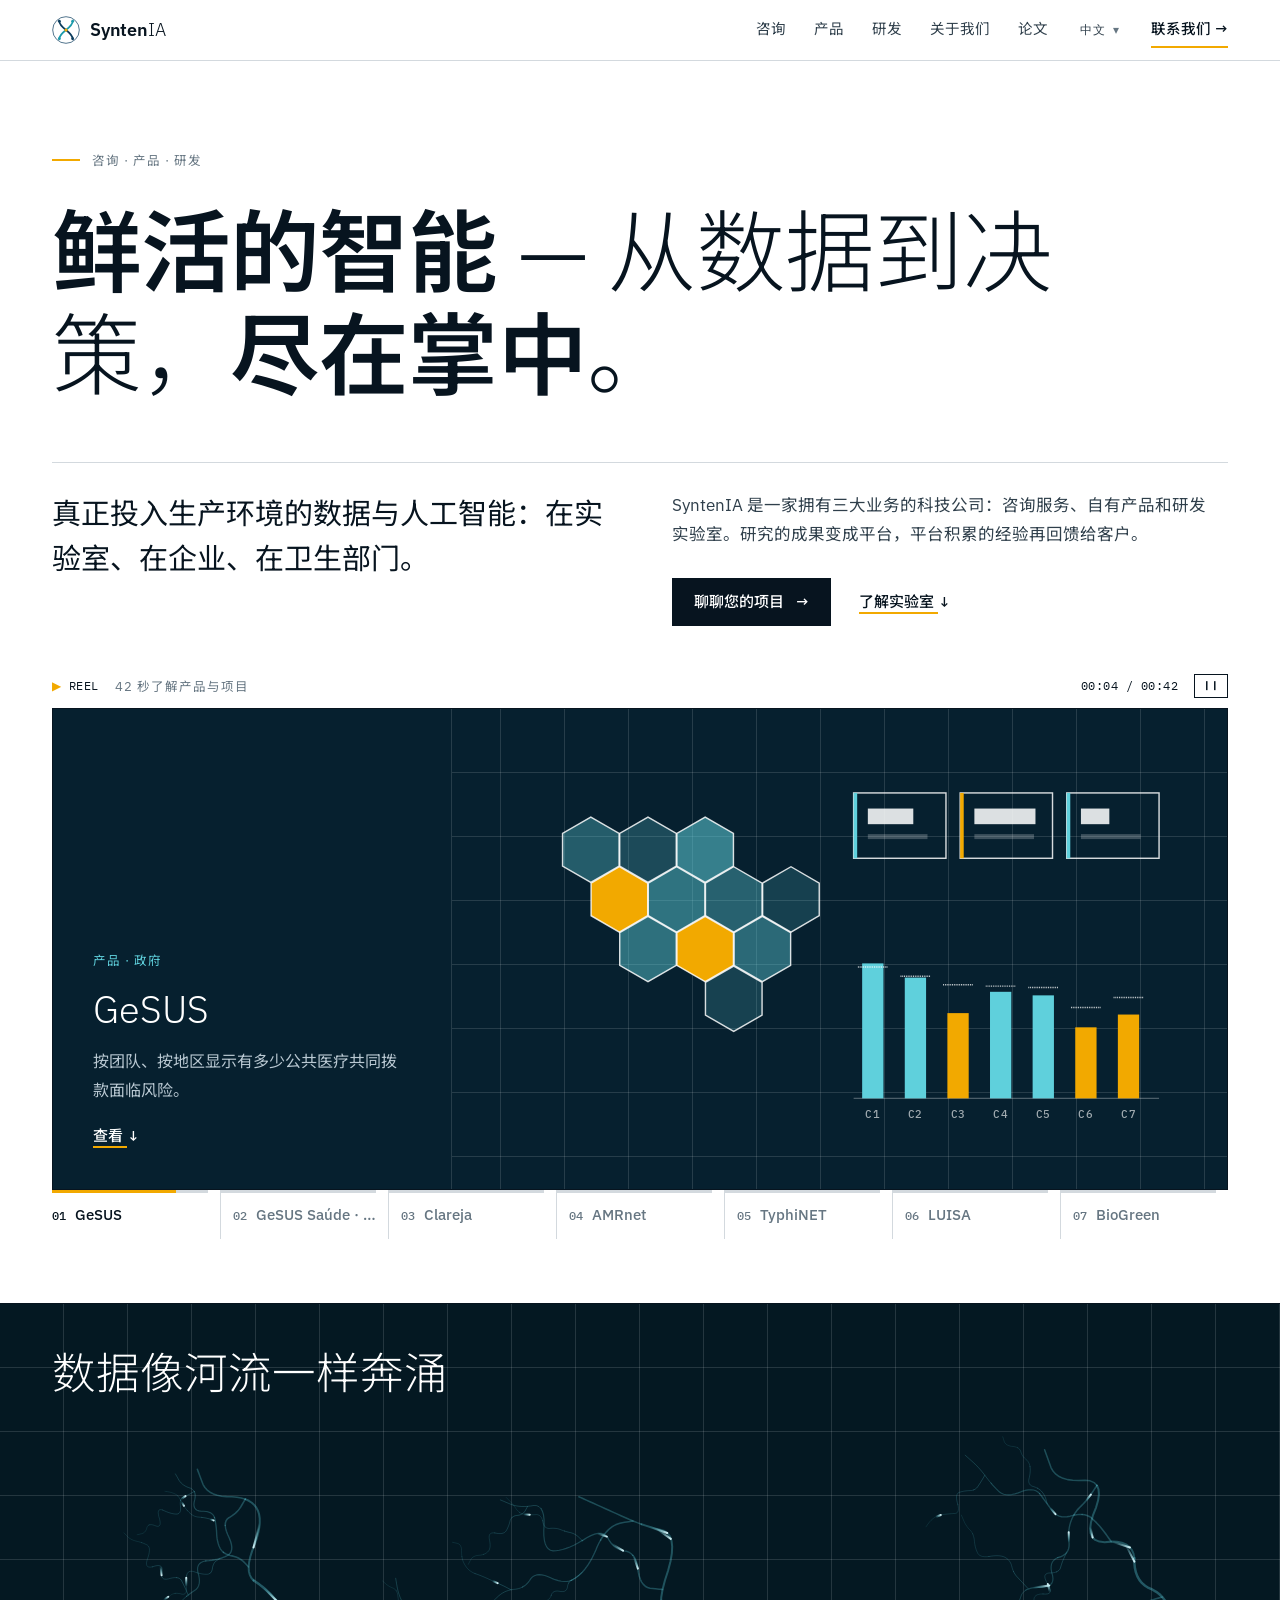
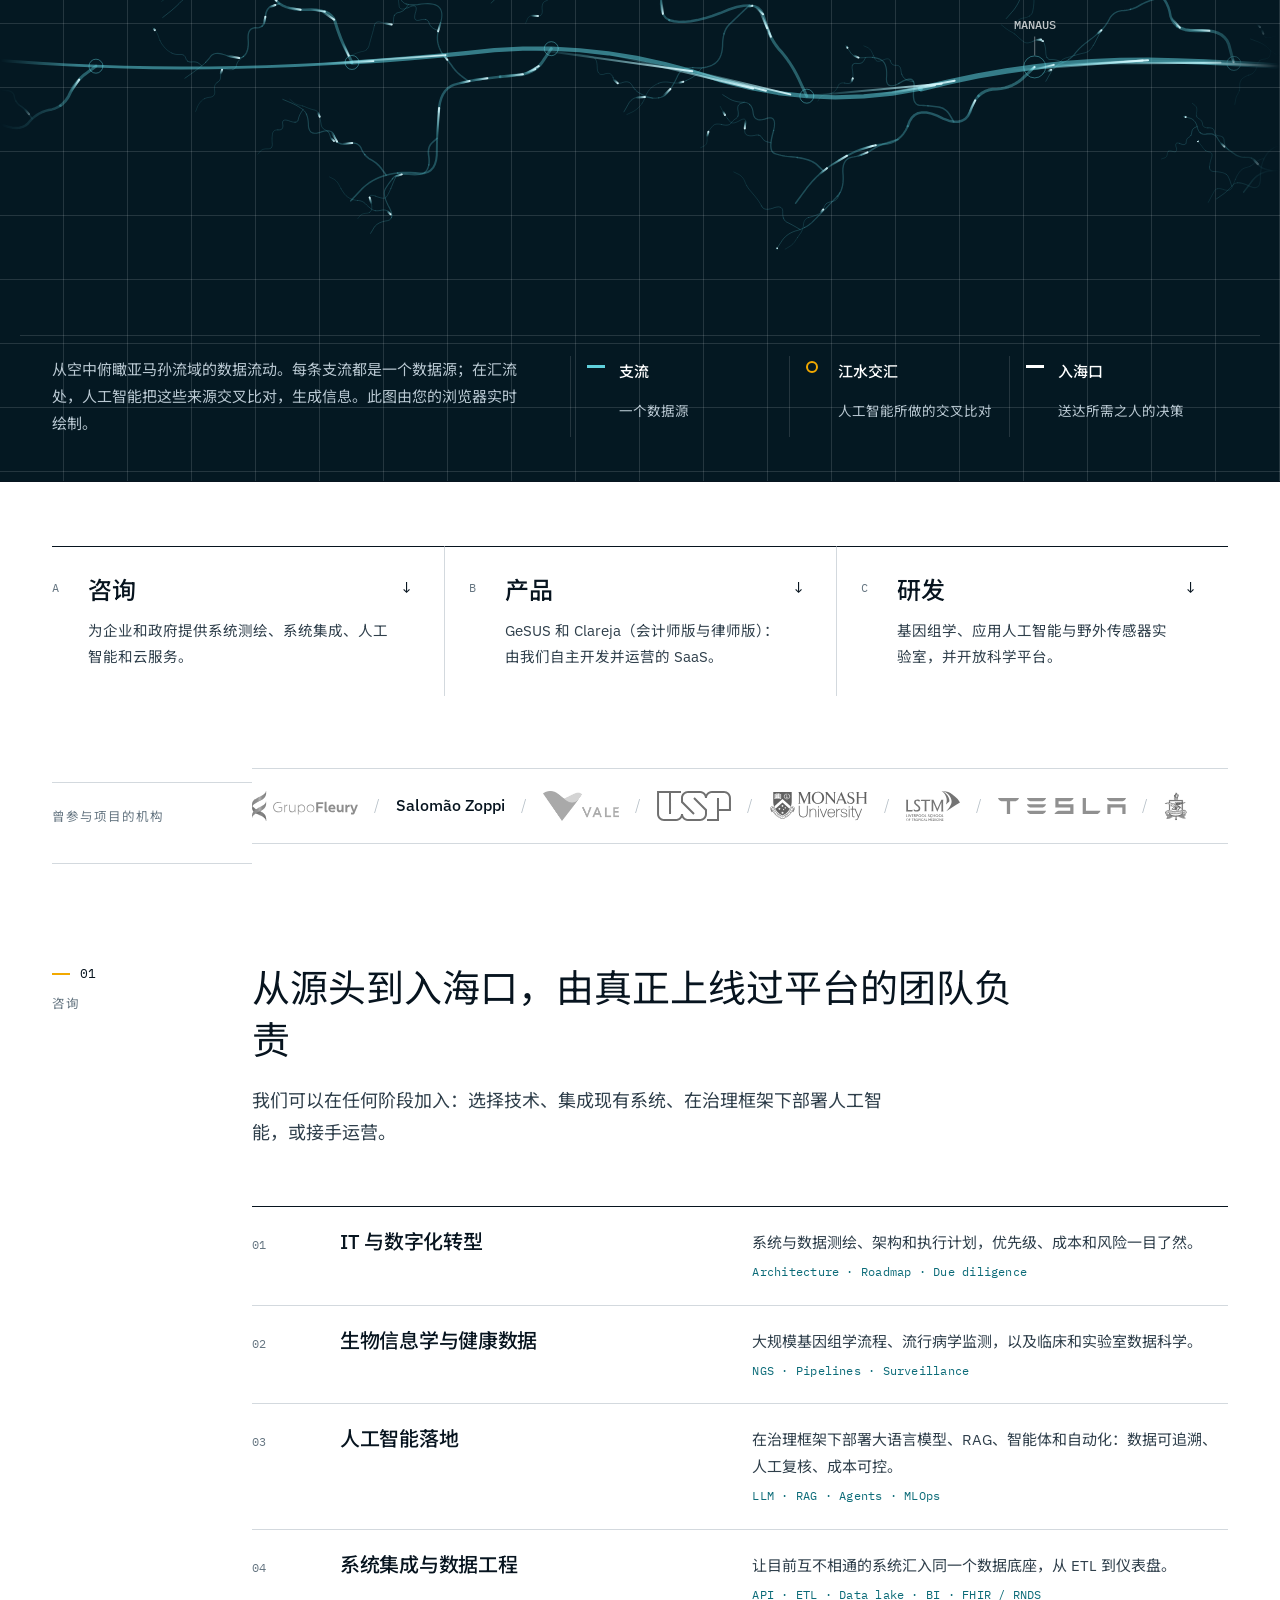
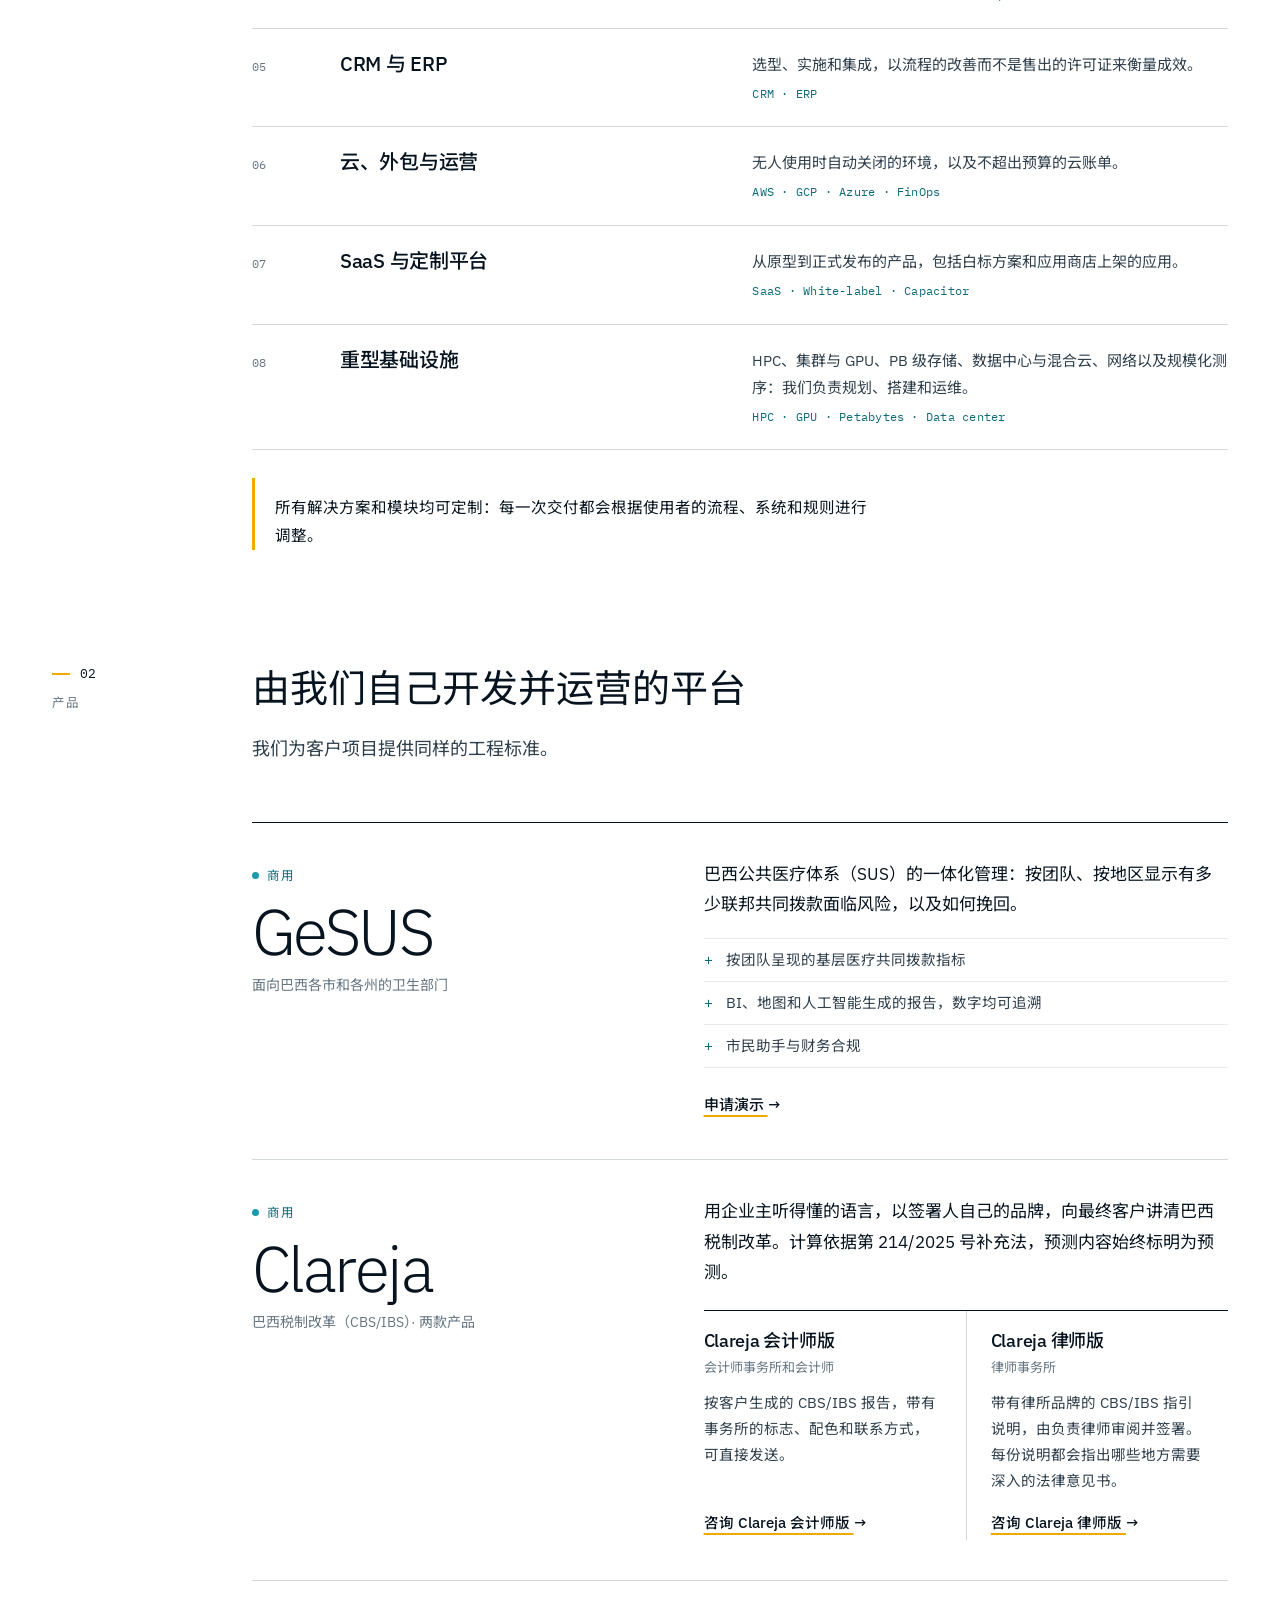
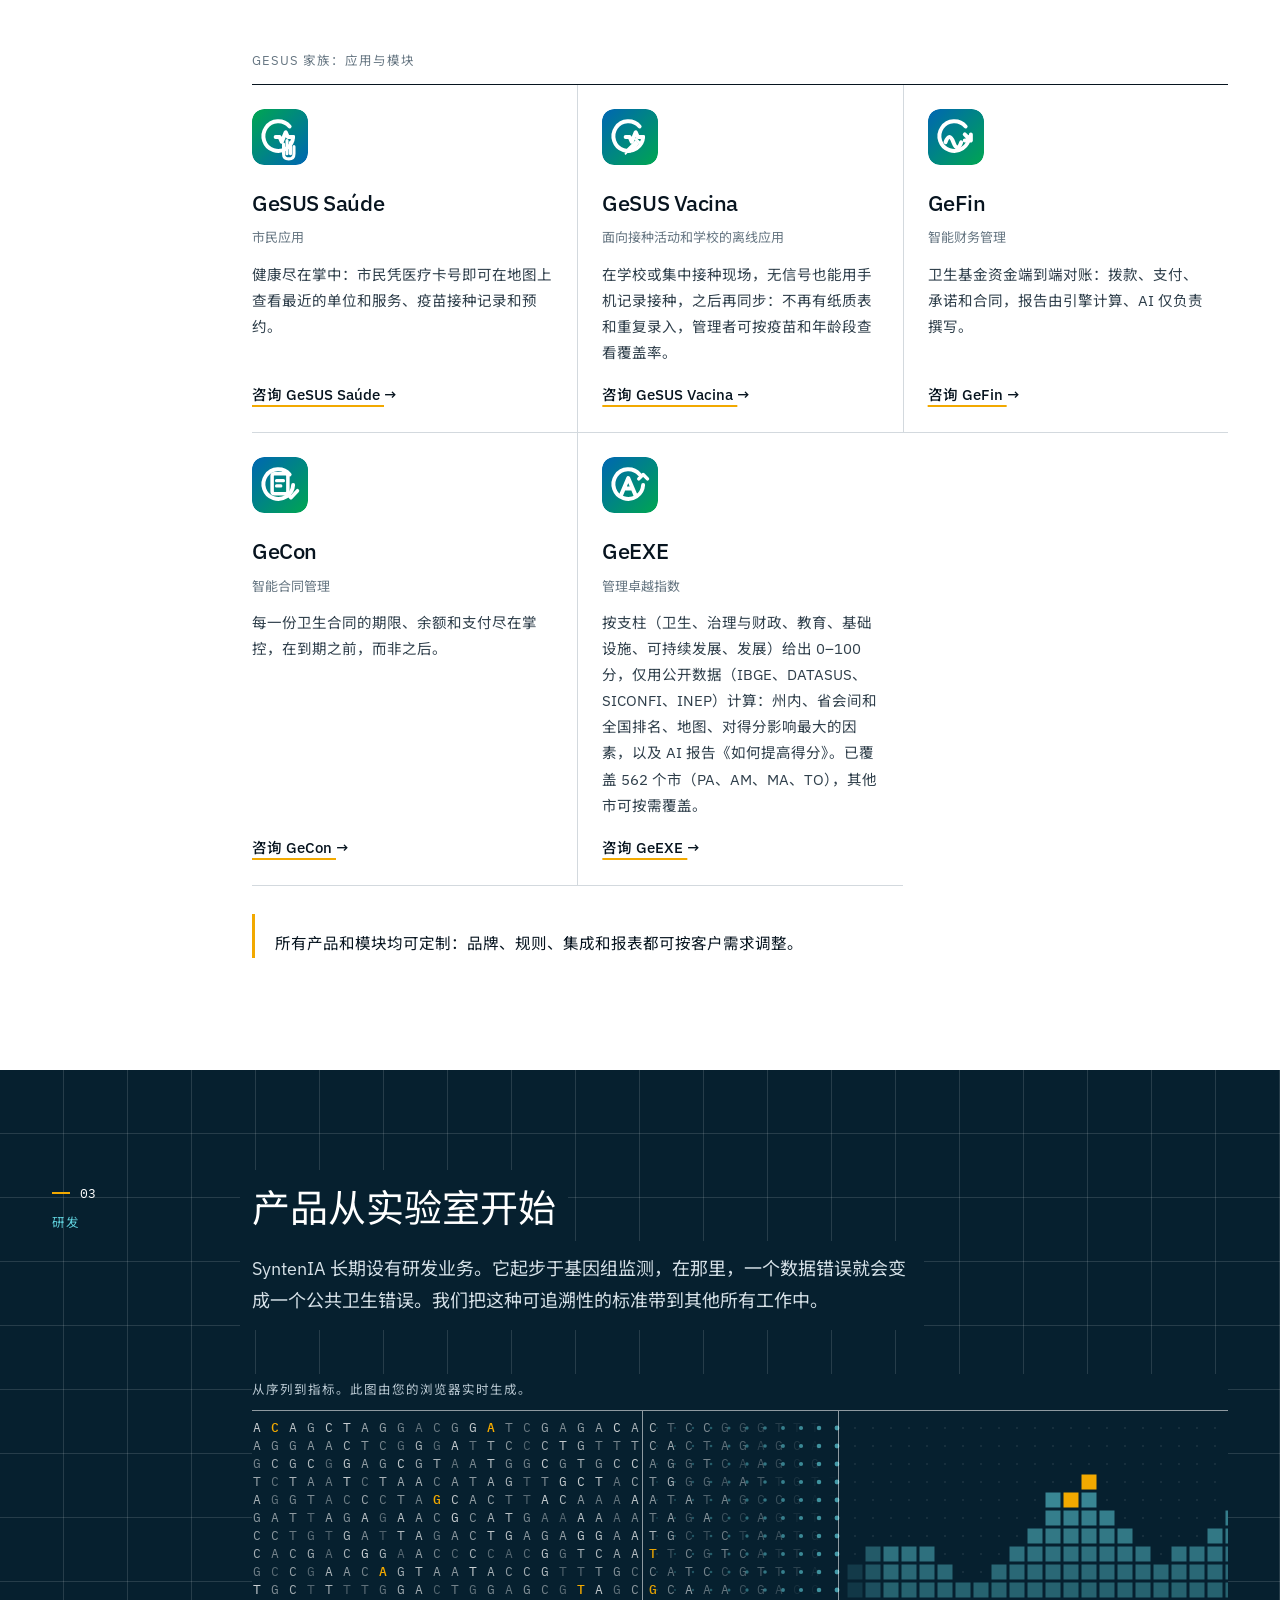
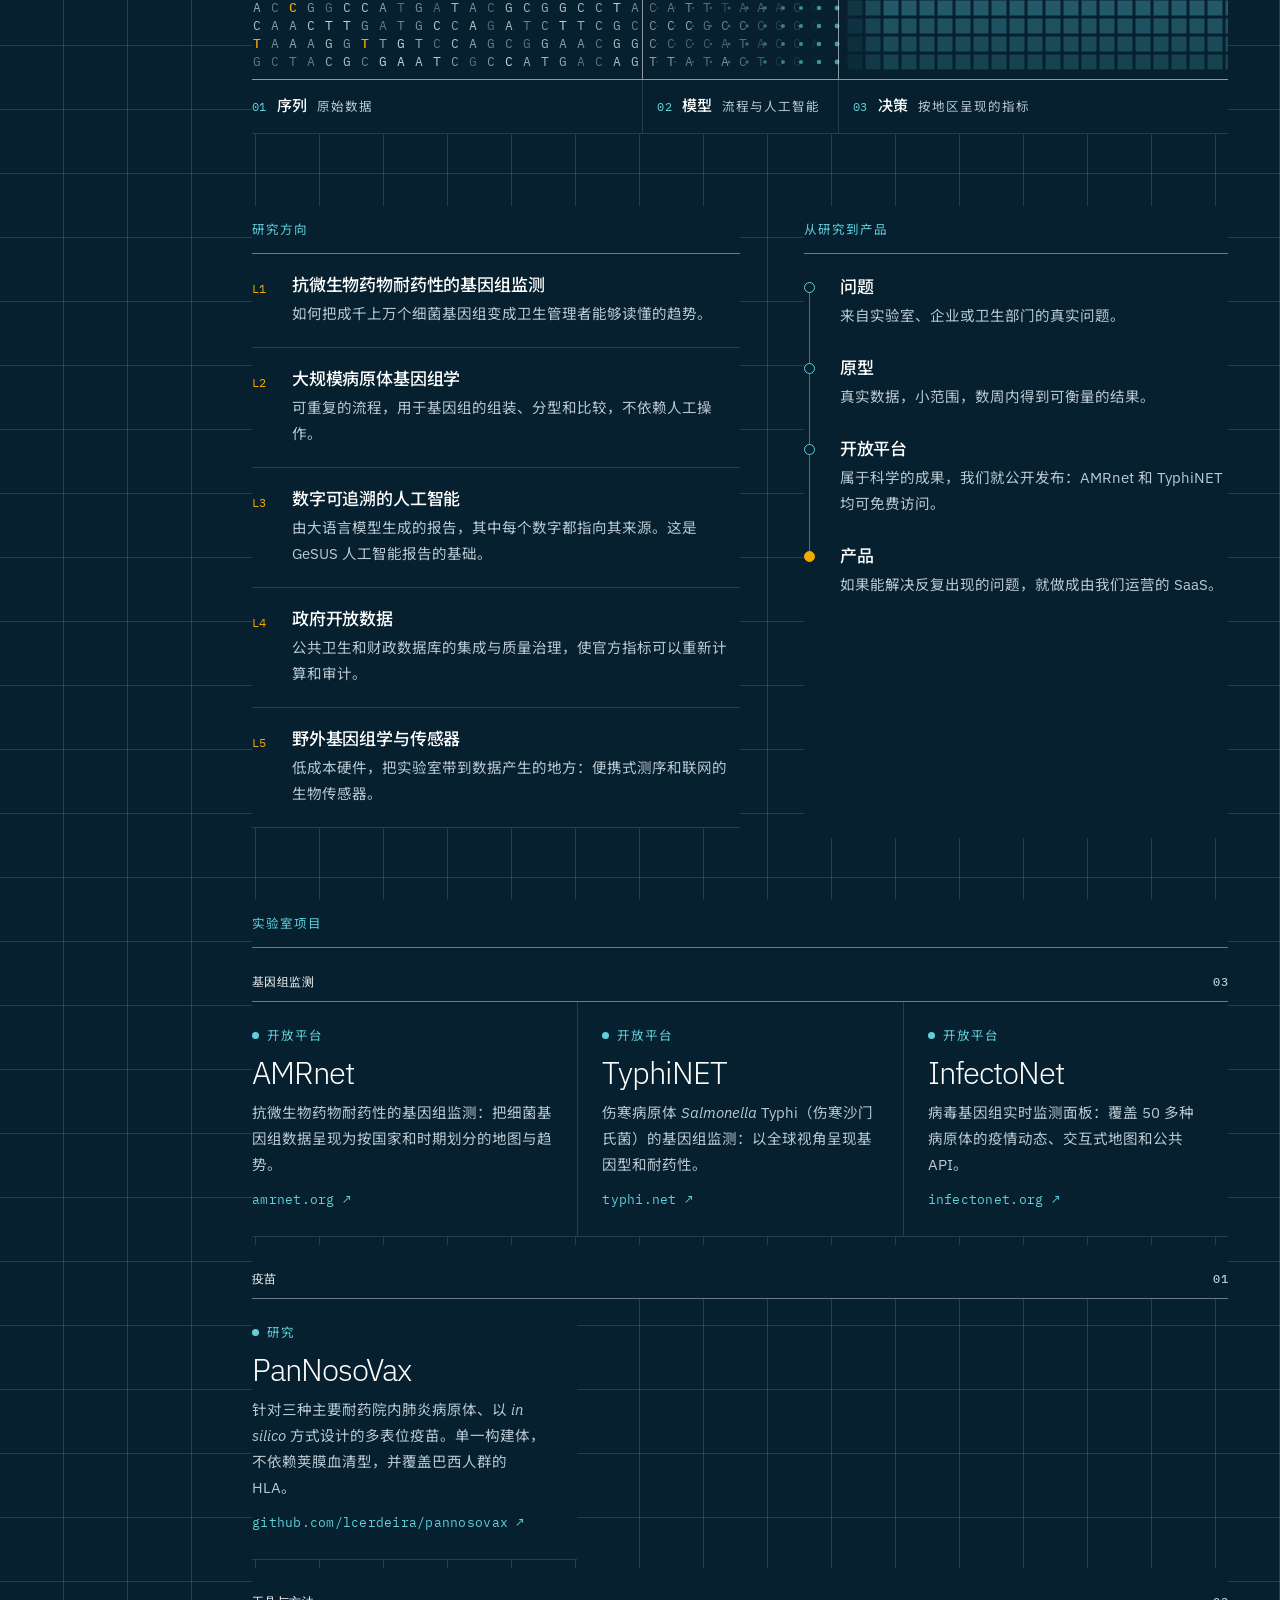
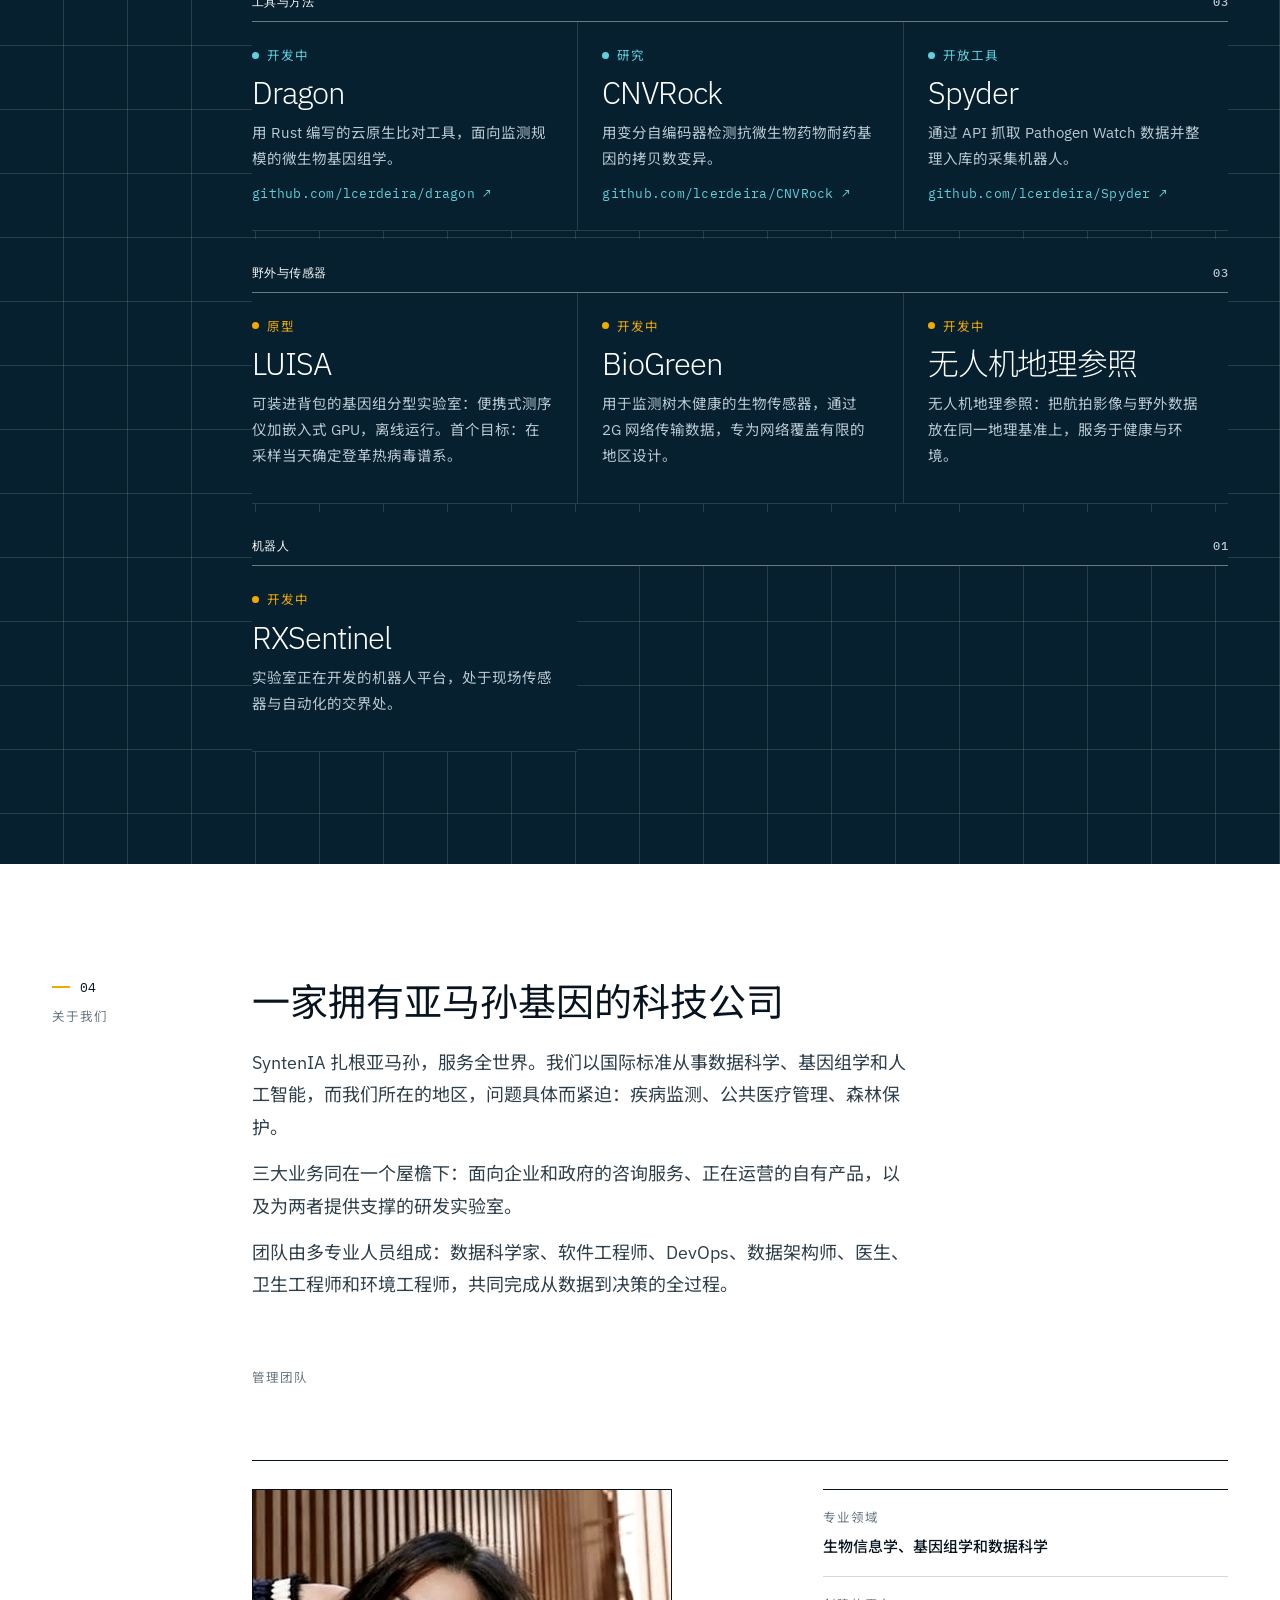
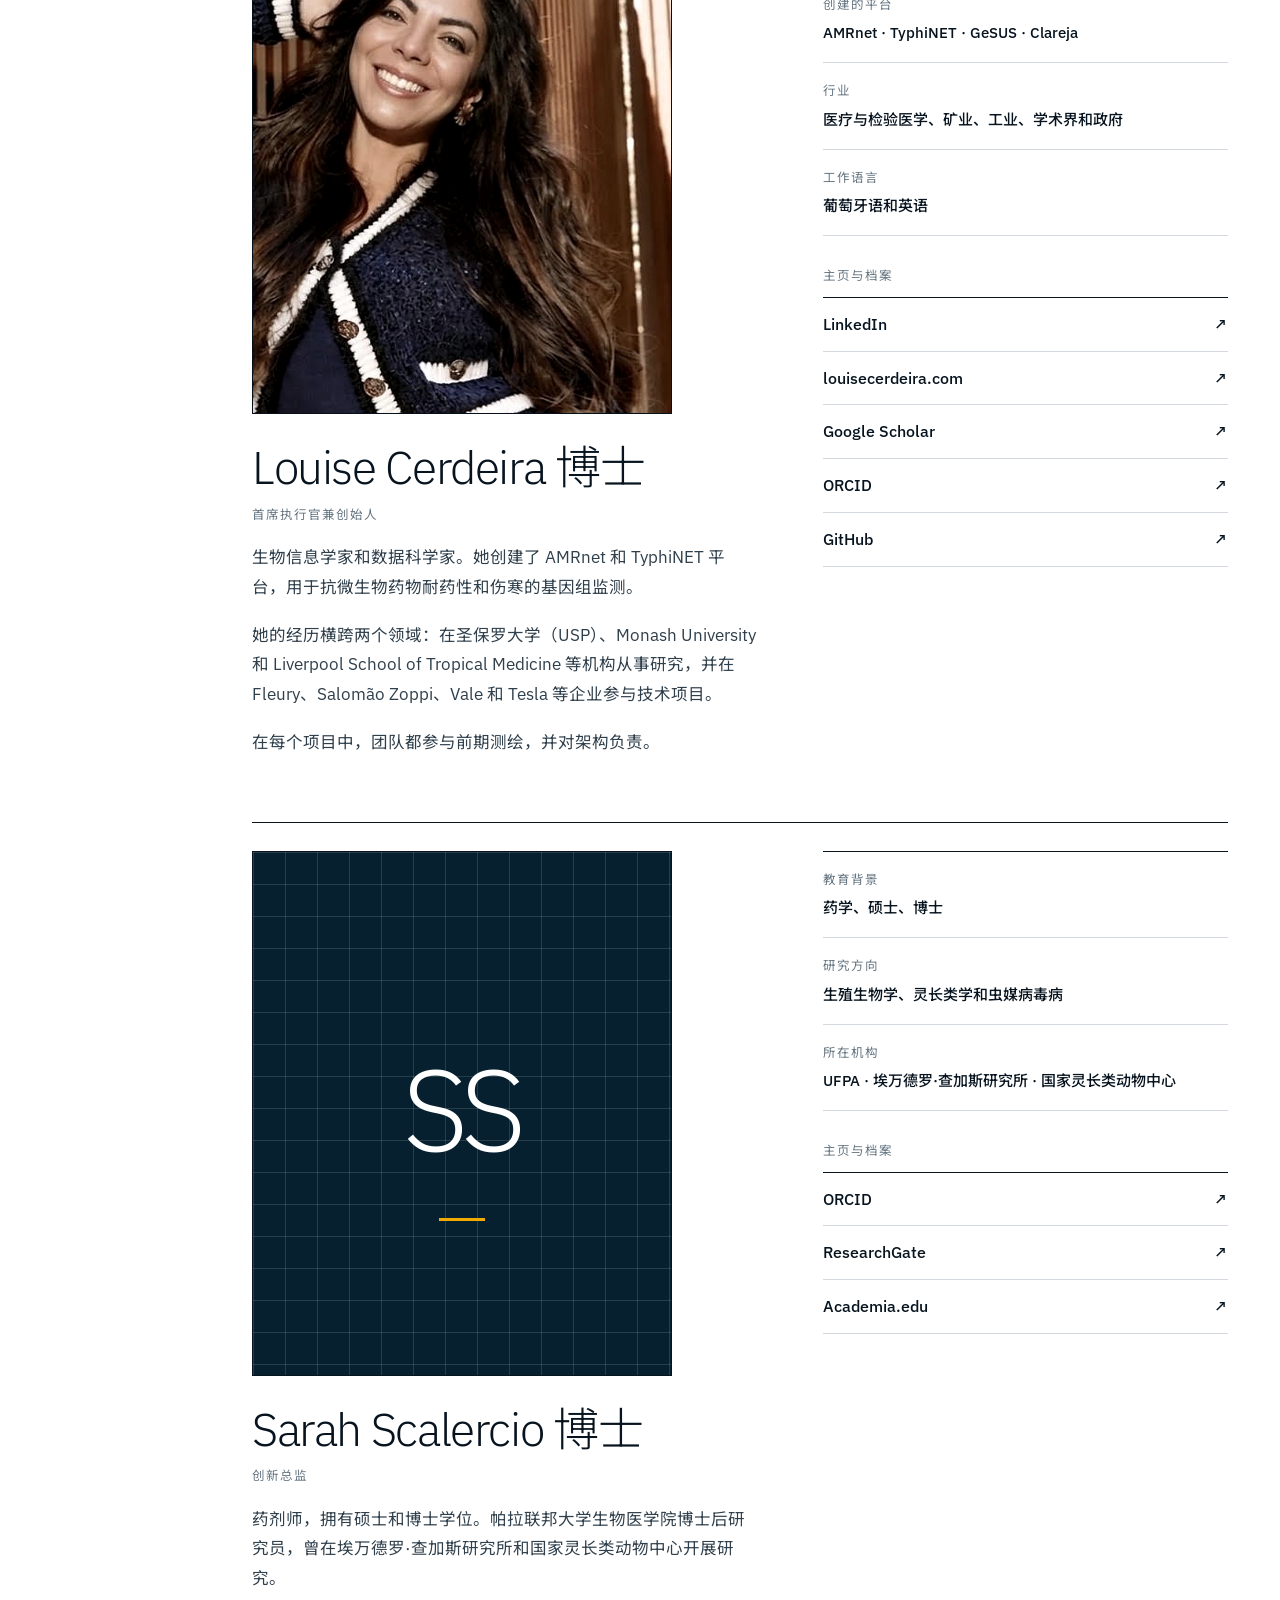
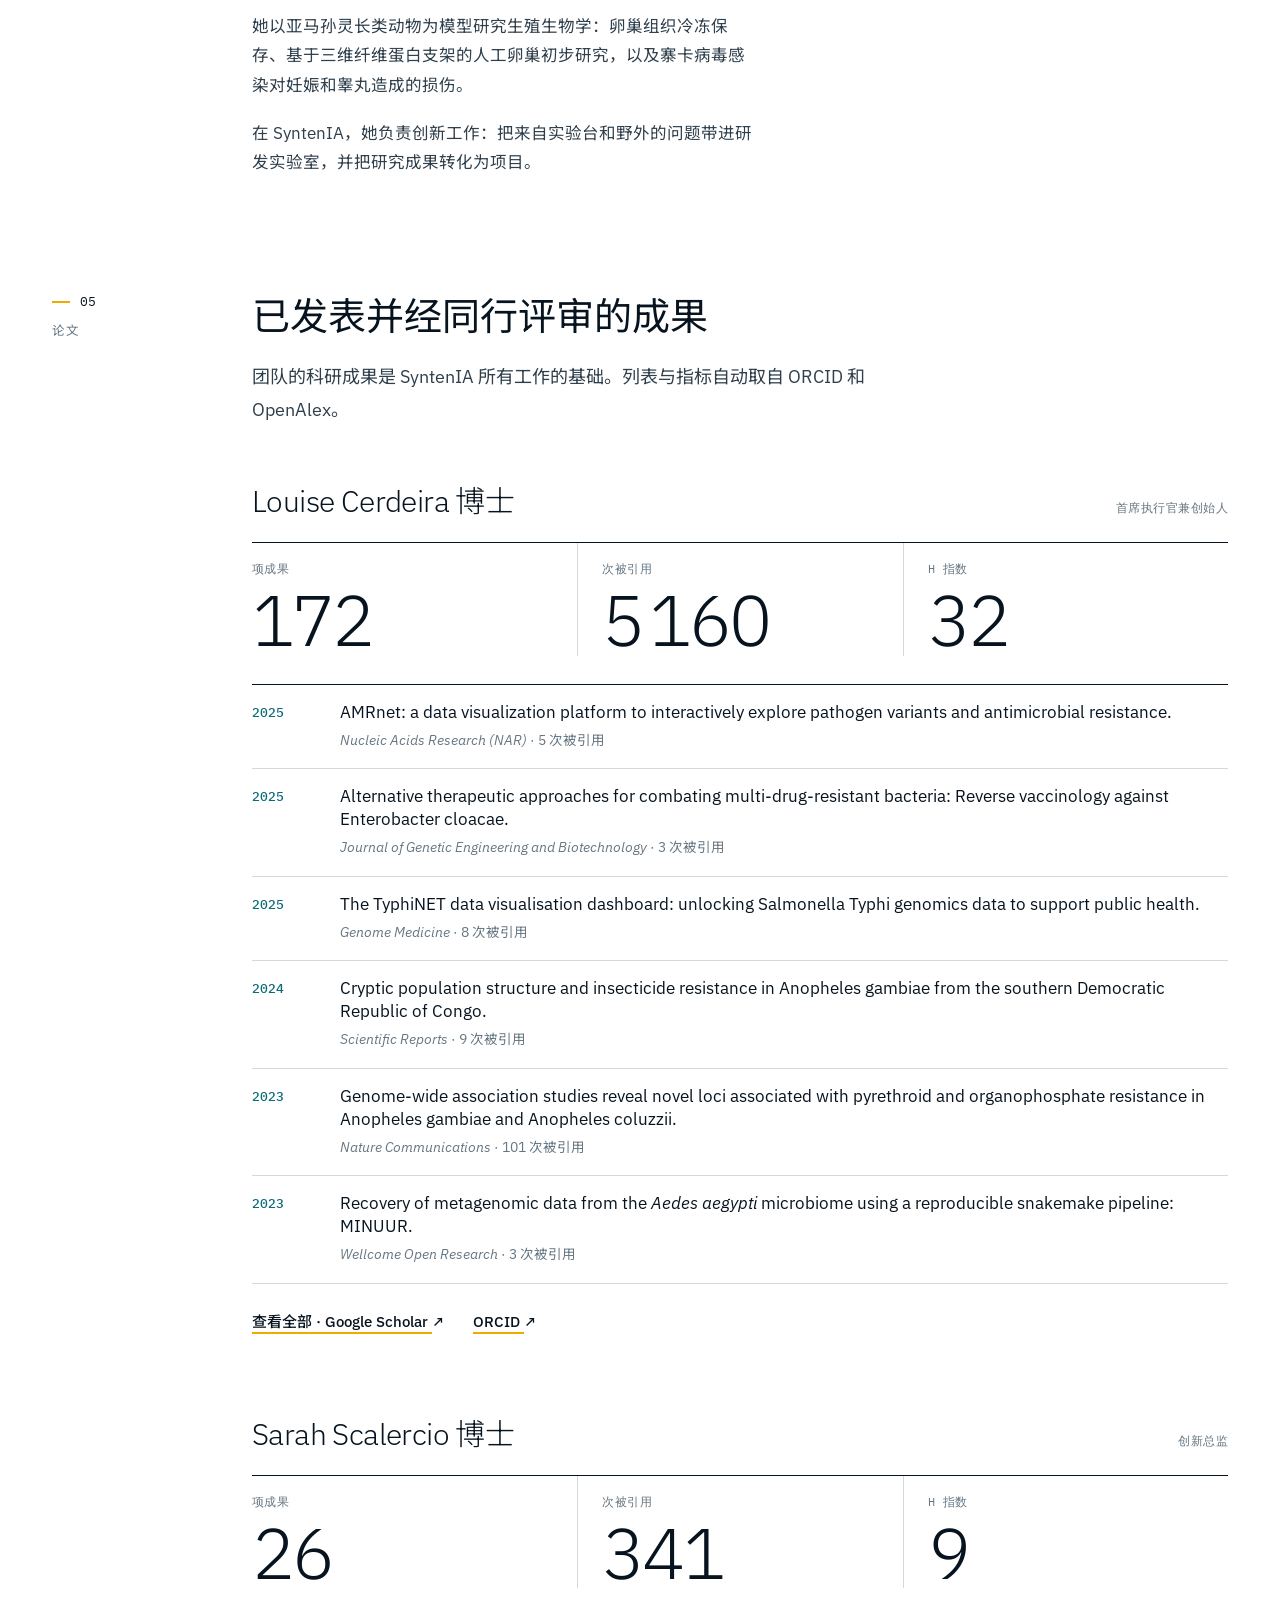
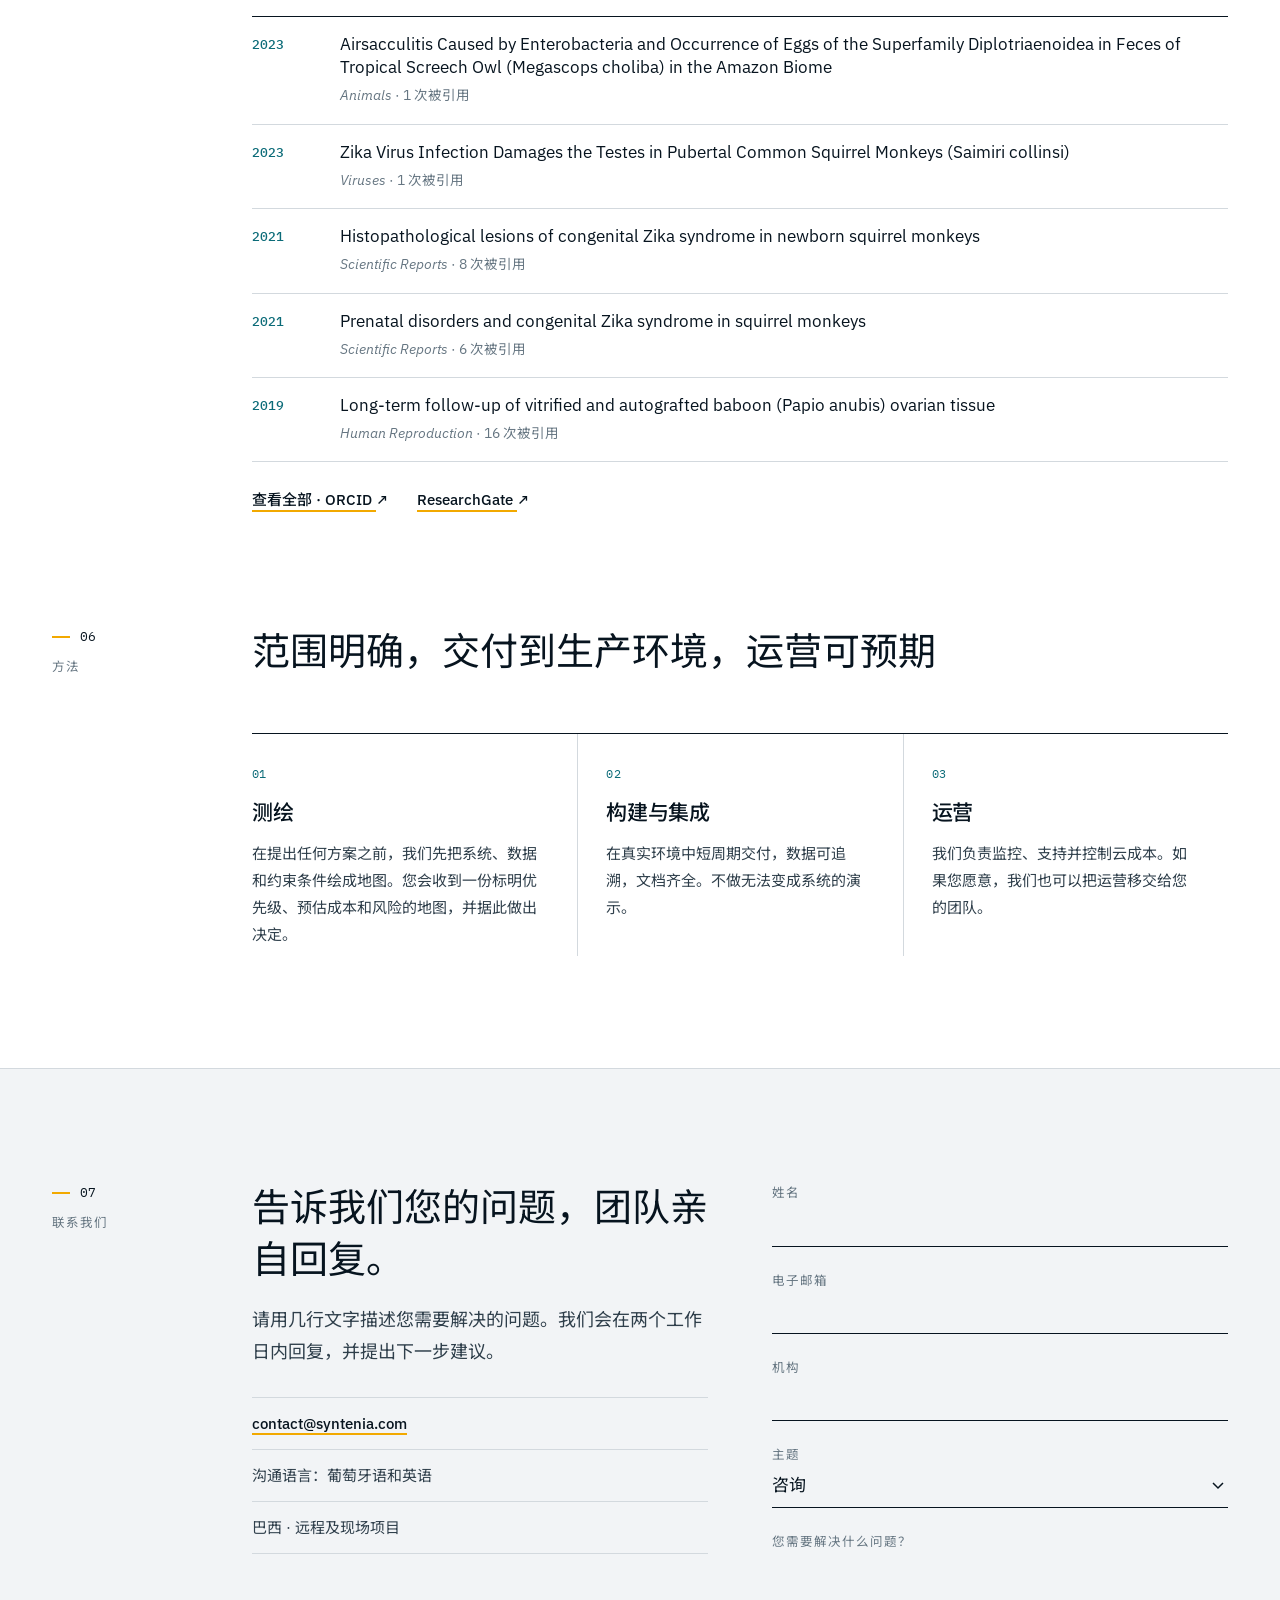
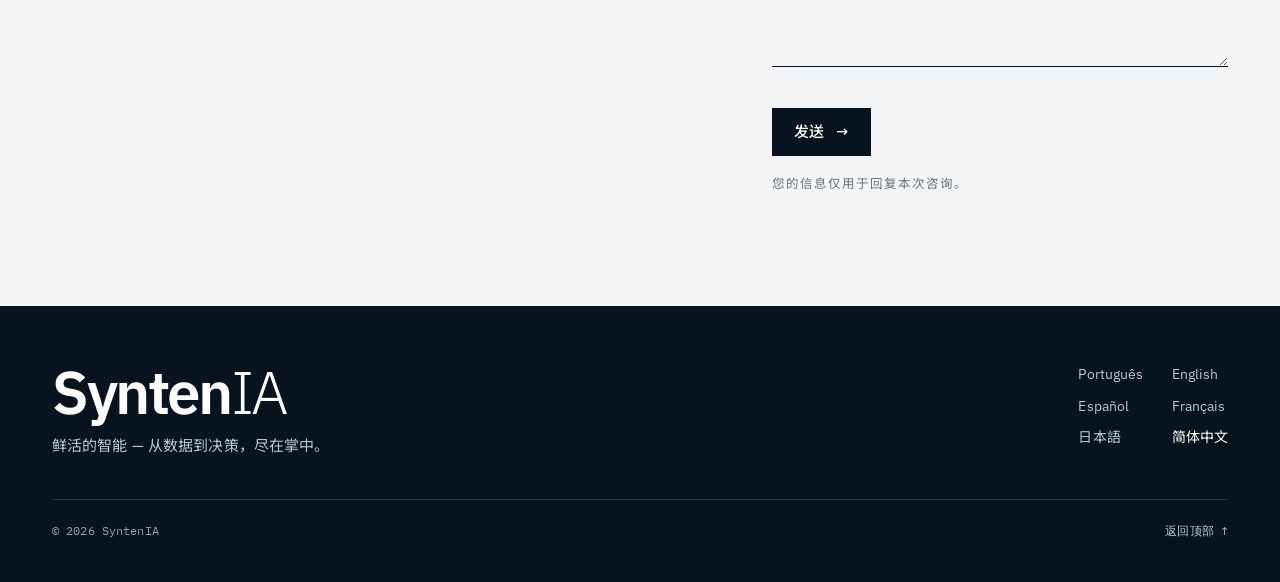
<file: zh/index.html>
<!doctype html>
<html lang="zh-Hans">
<head>
<meta charset="utf-8">
<meta name="viewport" content="width=device-width, initial-scale=1">
<title>SyntenIA — 鲜活的智能，从数据到决策：数据与人工智能的咨询、产品和研发</title>
<meta name="description" content="一家拥有三大业务的科技公司：咨询服务、自有产品（GeSUS、Clareja），以及基因组学与应用人工智能研发实验室，AMRnet 和 TyphiNET 平台的创建者。">
<link rel="canonical" href="https://syntenia.com/zh/">
<link rel="alternate" hreflang="pt-BR" href="https://syntenia.com/">
<link rel="alternate" hreflang="en" href="https://syntenia.com/en/">
<link rel="alternate" hreflang="es" href="https://syntenia.com/es/">
<link rel="alternate" hreflang="fr" href="https://syntenia.com/fr/">
<link rel="alternate" hreflang="ja" href="https://syntenia.com/ja/">
<link rel="alternate" hreflang="zh-Hans" href="https://syntenia.com/zh/">
<link rel="alternate" hreflang="x-default" href="https://syntenia.com/">
<meta property="og:title" content="SyntenIA — 鲜活的智能，从数据到决策：数据与人工智能的咨询、产品和研发">
<meta property="og:description" content="一家拥有三大业务的科技公司：咨询服务、自有产品（GeSUS、Clareja），以及基因组学与应用人工智能研发实验室，AMRnet 和 TyphiNET 平台的创建者。">
<meta property="og:type" content="website">
<meta property="og:locale" content="zh_CN">
<meta name="theme-color" content="#06202f">
<link rel="icon" href="../assets/favicon.svg" type="image/svg+xml">
<link rel="icon" href="../assets/favicon-32.png" type="image/png" sizes="32x32">
<link rel="apple-touch-icon" href="../assets/favicon-180.png" sizes="180x180">
<link rel="manifest" href="../site.webmanifest">
<link rel="preconnect" href="https://fonts.googleapis.com">
<link rel="preconnect" href="https://fonts.gstatic.com" crossorigin>
<link href="https://fonts.googleapis.com/css2?family=IBM+Plex+Mono:wght@400;500&family=IBM+Plex+Sans:wght@300;400;500;600&family=Noto+Sans+SC:wght@300;400;500;700&display=swap" rel="stylesheet">
<link rel="stylesheet" href="../styles.css">
</head>
<body>
<!-- Gerado por build.py a partir de src/content/zh.json. Não editar à mão. -->

<header class="top">
  <div class="frame">
    <a class="brand" href="#" aria-label="SyntenIA"><img src="../assets/simbolo.svg" alt="" width="28" height="28"><span><b>Synten</b>IA</span></a>
    <nav aria-label="SyntenIA">
      <a href="#servicos">咨询</a>
      <a href="#produtos">产品</a>
      <a href="#pd">研发</a>
      <a href="#sobre">关于我们</a>
      <a href="#publicacoes">论文</a>
    </nav>
    <details class="lang">
      <summary aria-label="语言">中文</summary>
      <ul>
        <li><a href=".././" hreflang="pt-BR" lang="pt-BR">Português</a></li>
        <li><a href="../en/" hreflang="en" lang="en">English</a></li>
        <li><a href="../es/" hreflang="es" lang="es">Español</a></li>
        <li><a href="../fr/" hreflang="fr" lang="fr">Français</a></li>
        <li><a href="../ja/" hreflang="ja" lang="ja">日本語</a></li>
        <li><a href="../zh/" hreflang="zh-Hans" lang="zh-Hans" aria-current="page">简体中文</a></li>
      </ul>
    </details>
    <a class="navcta" href="#contato">联系我们 <span aria-hidden="true">→</span></a>
  </div>
</header>

<main>
<section class="hero frame">
  <p class="kicker">咨询 · 产品 · 研发</p>
  <h1><em>鲜活的智能</em> — 从数据到决策，<em>尽在掌中</em>。</h1>
  <div class="hero-grid">
    <p class="lead">真正投入生产环境的数据与人工智能：在实验室、在企业、在卫生部门。</p>
    <div>
      <p class="sub">SyntenIA 是一家拥有三大业务的科技公司：咨询服务、自有产品和研发实验室。研究的成果变成平台，平台积累的经验再回馈给客户。</p>
      <div class="cta-row">
        <a class="btn" href="#contato">聊聊您的项目 <span aria-hidden="true">→</span></a>
        <a class="link" href="#pd">了解实验室 <span aria-hidden="true">↓</span></a>
      </div>
    </div>
  </div>
</section>

<section class="reel frame" id="reel" aria-roledescription="carousel" aria-label="42 秒了解产品与项目">
  <div class="reel-bar">
    <span class="k">Reel</span><span class="ttl">42 秒了解产品与项目</span>
    <span class="tc" id="reel-tc" aria-hidden="true">00:00 / 00:42</span>
    <button type="button" id="reel-toggle" data-pause="暂停" data-play="播放" aria-label="暂停"><span aria-hidden="true">❙❙</span></button>
  </div>
  <div class="reel-stage">
      <article class="scene on" data-i="0" aria-roledescription="slide" aria-label="1 / 7: GeSUS">
        <div class="cap"><span class="tag">产品 · 政府</span><h2>GeSUS</h2><p>按团队、按地区显示有多少公共医疗共同拨款面临风险。</p><a class="link" href="#produtos">查看 <span aria-hidden="true">↓</span></a></div>
        <div class="art"><svg viewBox="0 0 1000 620" preserveAspectRatio="xMidYMid meet" aria-hidden="true" focusable="false"><polygon class="s-teal-fill pop" fill-opacity="0.34" points="189.8,193.0 150.0,216.0 110.2,193.0 110.2,147.0 150.0,124.0 189.8,147.0" style="--d:0.15s"/><polygon class="s-line draw" pathLength="1" points="189.8,193.0 150.0,216.0 110.2,193.0 110.2,147.0 150.0,124.0 189.8,147.0" style="--d:0.05s"/><polygon class="s-teal-fill pop" fill-opacity="0.24" points="270.3,193.0 230.5,216.0 190.7,193.0 190.7,147.0 230.5,124.0 270.3,147.0" style="--d:0.22s"/><polygon class="s-line draw" pathLength="1" points="270.3,193.0 230.5,216.0 190.7,193.0 190.7,147.0 230.5,124.0 270.3,147.0" style="--d:0.12s"/><polygon class="s-teal-fill pop" fill-opacity="0.54" points="350.8,193.0 311.0,216.0 271.2,193.0 271.2,147.0 311.0,124.0 350.8,147.0" style="--d:0.29s"/><polygon class="s-line draw" pathLength="1" points="350.8,193.0 311.0,216.0 271.2,193.0 271.2,147.0 311.0,124.0 350.8,147.0" style="--d:0.19s"/><polygon class="s-amber-fill pop" points="230.1,262.9 190.2,285.9 150.4,262.9 150.4,216.9 190.2,193.9 230.1,216.9" style="--d:0.36s"/><polygon class="s-line draw" pathLength="1" points="230.1,262.9 190.2,285.9 150.4,262.9 150.4,216.9 190.2,193.9 230.1,216.9" style="--d:0.26s"/><polygon class="s-teal-fill pop" fill-opacity="0.47" points="310.6,262.9 270.8,285.9 230.9,262.9 230.9,216.9 270.8,193.9 310.6,216.9" style="--d:0.43s"/><polygon class="s-line draw" pathLength="1" points="310.6,262.9 270.8,285.9 230.9,262.9 230.9,216.9 270.8,193.9 310.6,216.9" style="--d:0.33s"/><polygon class="s-teal-fill pop" fill-opacity="0.37" points="391.1,262.9 351.2,285.9 311.4,262.9 311.4,216.9 351.2,193.9 391.1,216.9" style="--d:0.50s"/><polygon class="s-line draw" pathLength="1" points="391.1,262.9 351.2,285.9 311.4,262.9 311.4,216.9 351.2,193.9 391.1,216.9" style="--d:0.40s"/><polygon class="s-teal-fill pop" fill-opacity="0.18" points="471.6,262.9 431.8,285.9 391.9,262.9 391.9,216.9 431.8,193.9 471.6,216.9" style="--d:0.57s"/><polygon class="s-line draw" pathLength="1" points="471.6,262.9 431.8,285.9 391.9,262.9 391.9,216.9 431.8,193.9 471.6,216.9" style="--d:0.47s"/><polygon class="s-teal-fill pop" fill-opacity="0.45" points="270.3,332.8 230.5,355.8 190.7,332.8 190.7,286.8 230.5,263.8 270.3,286.8" style="--d:0.64s"/><polygon class="s-line draw" pathLength="1" points="270.3,332.8 230.5,355.8 190.7,332.8 190.7,286.8 230.5,263.8 270.3,286.8" style="--d:0.54s"/><polygon class="s-amber-fill pop" points="350.8,332.8 311.0,355.8 271.2,332.8 271.2,286.8 311.0,263.8 350.8,286.8" style="--d:0.71s"/><polygon class="s-line draw" pathLength="1" points="350.8,332.8 311.0,355.8 271.2,332.8 271.2,286.8 311.0,263.8 350.8,286.8" style="--d:0.61s"/><polygon class="s-teal-fill pop" fill-opacity="0.41" points="431.3,332.8 391.5,355.8 351.7,332.8 351.7,286.8 391.5,263.8 431.3,286.8" style="--d:0.78s"/><polygon class="s-line draw" pathLength="1" points="431.3,332.8 391.5,355.8 351.7,332.8 351.7,286.8 391.5,263.8 431.3,286.8" style="--d:0.68s"/><polygon class="s-teal-fill pop" fill-opacity="0.19" points="391.1,402.8 351.2,425.8 311.4,402.8 311.4,356.8 351.2,333.8 391.1,356.8" style="--d:0.85s"/><polygon class="s-line draw" pathLength="1" points="391.1,402.8 351.2,425.8 311.4,402.8 311.4,356.8 351.2,333.8 391.1,356.8" style="--d:0.75s"/><rect class="s-line draw" pathLength="1" x="520" y="90" width="130" height="92" style="--d:0.30s"/><rect class="s-teal-fill pop" x="520" y="90" width="5" height="92" style="--d:0.50s"/><rect class="s-white-fill pop" x="540" y="112" width="64" height="22" style="--d:0.70s"/><rect class="s-dim-fill pop" x="540" y="148" width="84" height="7" style="--d:0.80s"/><rect class="s-line draw" pathLength="1" x="670" y="90" width="130" height="92" style="--d:0.45s"/><rect class="s-amber-fill pop" x="670" y="90" width="5" height="92" style="--d:0.65s"/><rect class="s-white-fill pop" x="690" y="112" width="86" height="22" style="--d:0.85s"/><rect class="s-dim-fill pop" x="690" y="148" width="84" height="7" style="--d:0.95s"/><rect class="s-line draw" pathLength="1" x="820" y="90" width="130" height="92" style="--d:0.60s"/><rect class="s-teal-fill pop" x="820" y="90" width="5" height="92" style="--d:0.80s"/><rect class="s-white-fill pop" x="840" y="112" width="40" height="22" style="--d:1.00s"/><rect class="s-dim-fill pop" x="840" y="148" width="84" height="7" style="--d:1.10s"/><line class="s-dim" x1="520" y1="520" x2="950" y2="520"/><rect class="s-teal-fill grow" x="532" y="330" width="30" height="190" style="--d:1.00s"/><line class="s-line s-dash draw" pathLength="1" x1="526" y1="335" x2="568" y2="335" style="--d:1.60s"/><text class="s-text" x="547" y="548" text-anchor="middle">C1</text><rect class="s-teal-fill grow" x="592" y="350" width="30" height="170" style="--d:1.10s"/><line class="s-line s-dash draw" pathLength="1" x1="586" y1="348" x2="628" y2="348" style="--d:1.65s"/><text class="s-text" x="607" y="548" text-anchor="middle">C2</text><rect class="s-amber-fill grow" x="652" y="400" width="30" height="120" style="--d:1.20s"/><line class="s-line s-dash draw" pathLength="1" x1="646" y1="360" x2="688" y2="360" style="--d:1.70s"/><text class="s-text" x="667" y="548" text-anchor="middle">C3</text><rect class="s-teal-fill grow" x="712" y="370" width="30" height="150" style="--d:1.30s"/><line class="s-line s-dash draw" pathLength="1" x1="706" y1="362" x2="748" y2="362" style="--d:1.75s"/><text class="s-text" x="727" y="548" text-anchor="middle">C4</text><rect class="s-teal-fill grow" x="772" y="375" width="30" height="145" style="--d:1.40s"/><line class="s-line s-dash draw" pathLength="1" x1="766" y1="364" x2="808" y2="364" style="--d:1.80s"/><text class="s-text" x="787" y="548" text-anchor="middle">C5</text><rect class="s-amber-fill grow" x="832" y="420" width="30" height="100" style="--d:1.50s"/><line class="s-line s-dash draw" pathLength="1" x1="826" y1="392" x2="868" y2="392" style="--d:1.85s"/><text class="s-text" x="847" y="548" text-anchor="middle">C6</text><rect class="s-amber-fill grow" x="892" y="402" width="30" height="118" style="--d:1.60s"/><line class="s-line s-dash draw" pathLength="1" x1="886" y1="378" x2="928" y2="378" style="--d:1.90s"/><text class="s-text" x="907" y="548" text-anchor="middle">C7</text></svg></div>
      </article>
      <article class="scene" data-i="1" aria-roledescription="slide" aria-label="2 / 7: GeSUS Saúde · Vacina">
        <div class="cap"><span class="tag">产品 · 应用</span><h2>GeSUS Saúde · Vacina</h2><p>市民把健康握在掌中；疫苗接种活动无纸化，离线也能用。</p><a class="link" href="#produtos">查看 <span aria-hidden="true">↓</span></a></div>
        <div class="art"><svg viewBox="0 0 1000 620" preserveAspectRatio="xMidYMid meet" aria-hidden="true" focusable="false"><rect class="s-line draw" pathLength="1" x="150" y="60" width="270" height="500" rx="28" style="--d:0.10s"/><rect class="s-page pop" x="164" y="76" width="242" height="468" rx="16" style="--d:0.30s"/><rect class="s-dim-fill pop" x="255" y="88" width="60" height="6" rx="3" style="--d:0.40s"/><rect class="s-teal-fill pop" x="180" y="112" width="70" height="8" style="--d:0.50s"/><rect class="s-line draw" pathLength="1" x="560" y="60" width="270" height="500" rx="28" style="--d:1.00s"/><rect class="s-page pop" x="574" y="76" width="242" height="468" rx="16" style="--d:1.20s"/><rect class="s-dim-fill pop" x="665" y="88" width="60" height="6" rx="3" style="--d:1.30s"/><rect class="s-amber-fill pop" x="590" y="112" width="70" height="8" style="--d:1.40s"/><rect class="s-dim draw" pathLength="1" x="180" y="140" width="210" height="190" style="--d:0.50s"/><path class="s-dim draw" pathLength="1" d="M180 200 h 210" style="--d:0.60s"/><path class="s-dim draw" pathLength="1" d="M180 260 h 210" style="--d:0.68s"/><path class="s-dim draw" pathLength="1" d="M240 140 v 190" style="--d:0.76s"/><path class="s-dim draw" pathLength="1" d="M320 140 v 190" style="--d:0.84s"/><path class="s-teal s-thick draw" pathLength="1" d="M200 300 L240 260 L320 260 L360 210" style="--d:1.0s"/><circle class="s-teal-fill pop" cx="200" cy="300" r="7" style="--d:1.0s"/><path class="s-amber-fill pop" d="M360 176 c -14 0 -22 10 -22 22 c 0 16 22 38 22 38 s 22 -22 22 -38 c 0 -12 -8 -22 -22 -22 z" style="--d:1.5s"/><circle class="s-navy-fill pop" cx="360" cy="198" r="6" style="--d:1.6s"/><circle class="s-amber ping" cx="360" cy="212" r="10" style="--d:1.7s"/><rect class="s-dim-fill pop" x="180" y="360" width="150" height="8" style="--d:1.60s"/><rect class="s-teal-fill pop" x="356" y="354" width="20" height="20" style="--d:1.70s"/><path class="draw" pathLength="1" d="M360 364 l 5 5 l 10 -11" style="--d:1.90s;stroke:var(--navy);stroke-width:2.5;fill:none"/><rect class="s-dim-fill pop" x="180" y="402" width="120" height="8" style="--d:1.70s"/><rect class="s-teal-fill pop" x="356" y="396" width="20" height="20" style="--d:1.80s"/><path class="draw" pathLength="1" d="M360 406 l 5 5 l 10 -11" style="--d:2.00s;stroke:var(--navy);stroke-width:2.5;fill:none"/><rect class="s-dim-fill pop" x="180" y="444" width="160" height="8" style="--d:1.80s"/><rect class="s-teal-fill pop" x="356" y="438" width="20" height="20" style="--d:1.90s"/><path class="draw" pathLength="1" d="M360 448 l 5 5 l 10 -11" style="--d:2.10s;stroke:var(--navy);stroke-width:2.5;fill:none"/><rect class="s-dim-fill pop" x="180" y="486" width="100" height="8" style="--d:1.90s"/><rect class="s-dim-fill pop" x="356" y="480" width="20" height="20" style="--d:2.00s"/><g class="pop" style="--d:1.3s"><path class="s-dim" d="M760 100 a 22 22 0 0 1 30 0 M767 110 a 12 12 0 0 1 16 0"/><circle class="s-dim-fill" cx="775" cy="118" r="2.5"/><line class="s-amber s-thick" x1="758" y1="122" x2="794" y2="94"/></g><circle class="s-dim draw" pathLength="1" cx="604" cy="154" r="9" style="--d:1.30s"/><rect class="s-dim-fill pop" x="624" y="150" width="104" height="8" style="--d:1.35s"/><rect class="s-amber-fill pop" x="766" y="144" width="20" height="20" style="--d:1.80s"/><path class="draw" pathLength="1" d="M770 154 l 5 5 l 10 -11" style="--d:2.00s;stroke:var(--navy);stroke-width:2.5;fill:none"/><circle class="s-dim draw" pathLength="1" cx="604" cy="198" r="9" style="--d:1.38s"/><rect class="s-dim-fill pop" x="624" y="194" width="122" height="8" style="--d:1.43s"/><rect class="s-amber-fill pop" x="766" y="188" width="20" height="20" style="--d:1.92s"/><path class="draw" pathLength="1" d="M770 198 l 5 5 l 10 -11" style="--d:2.12s;stroke:var(--navy);stroke-width:2.5;fill:none"/><circle class="s-dim draw" pathLength="1" cx="604" cy="242" r="9" style="--d:1.46s"/><rect class="s-dim-fill pop" x="624" y="238" width="112" height="8" style="--d:1.51s"/><rect class="s-amber-fill pop" x="766" y="232" width="20" height="20" style="--d:2.04s"/><path class="draw" pathLength="1" d="M770 242 l 5 5 l 10 -11" style="--d:2.24s;stroke:var(--navy);stroke-width:2.5;fill:none"/><circle class="s-dim draw" pathLength="1" cx="604" cy="286" r="9" style="--d:1.54s"/><rect class="s-dim-fill pop" x="624" y="282" width="126" height="8" style="--d:1.59s"/><rect class="s-amber-fill pop" x="766" y="276" width="20" height="20" style="--d:2.16s"/><path class="draw" pathLength="1" d="M770 286 l 5 5 l 10 -11" style="--d:2.36s;stroke:var(--navy);stroke-width:2.5;fill:none"/><circle class="s-dim draw" pathLength="1" cx="604" cy="330" r="9" style="--d:1.62s"/><rect class="s-dim-fill pop" x="624" y="326" width="127" height="8" style="--d:1.67s"/><rect class="s-amber-fill pop" x="766" y="320" width="20" height="20" style="--d:2.28s"/><path class="draw" pathLength="1" d="M770 330 l 5 5 l 10 -11" style="--d:2.48s;stroke:var(--navy);stroke-width:2.5;fill:none"/><circle class="s-dim draw" pathLength="1" cx="604" cy="374" r="9" style="--d:1.70s"/><rect class="s-dim-fill pop" x="624" y="370" width="93" height="8" style="--d:1.75s"/><rect class="s-dim-fill pop" x="766" y="364" width="20" height="20" style="--d:2.40s"/><circle class="s-dim draw" pathLength="1" cx="604" cy="418" r="9" style="--d:1.78s"/><rect class="s-dim-fill pop" x="624" y="414" width="90" height="8" style="--d:1.83s"/><rect class="s-dim-fill pop" x="766" y="408" width="20" height="20" style="--d:2.52s"/><g class="pop" style="--d:0.9s" transform="translate(750 118) rotate(45)"><rect class="s-white-fill" x="-5" y="-4" width="10" height="26" rx="2"/><rect class="s-white-fill" x="-1.5" y="22" width="3" height="9"/><rect class="s-white-fill" x="-8" y="-9" width="16" height="5" rx="1"/></g><path class="s-teal s-thick draw" pathLength="1" d="M830 470 h 70 q 30 0 30 -30 v -80" style="--d:3.0s"/><path class="s-teal draw" pathLength="1" d="M918 372 l 12 -14 l 12 14" style="--d:3.4s"/><rect class="s-line draw" pathLength="1" x="880" y="300" width="100" height="56" style="--d:3.4s"/><circle class="s-teal-fill pop" cx="898" cy="328" r="4" style="--d:3.70s"/><circle class="s-teal-fill pop" cx="918" cy="328" r="4" style="--d:3.85s"/><circle class="s-teal-fill pop" cx="938" cy="328" r="4" style="--d:4.00s"/><circle class="s-teal ping" cx="930" cy="328" r="8" style="--d:3.9s"/><text class="s-text" x="930" y="290" text-anchor="middle">e-SUS</text></svg></div>
      </article>
      <article class="scene" data-i="2" aria-roledescription="slide" aria-label="3 / 7: Clareja">
        <div class="cap"><span class="tag">产品 · 会计师与律师</span><h2>Clareja</h2><p>以签署人自己的品牌，向最终客户讲清巴西税制改革。</p><a class="link" href="#produtos">查看 <span aria-hidden="true">↓</span></a></div>
        <div class="art"><svg viewBox="0 0 1000 620" preserveAspectRatio="xMidYMid meet" aria-hidden="true" focusable="false"><g transform="rotate(-4 420 320)"><rect class="s-page pop" x="250" y="70" width="340" height="500" style="--d:0.10s"/><rect class="s-line draw" pathLength="1" x="250" y="70" width="340" height="500" style="--d:0.10s"/><rect class="s-teal-fill pop" x="250" y="70" width="340" height="64" style="--d:0.40s"/><rect class="s-navy-fill pop" x="274" y="88" width="28" height="28" style="--d:0.50s"/><rect class="s-navy-fill pop" x="314" y="96" width="120" height="10" style="--d:0.50s"/><rect class="s-dim-fill pop" x="274" y="170" width="292" height="8" style="--d:0.60s"/><rect class="s-dim-fill pop" x="274" y="194" width="270" height="8" style="--d:0.66s"/><rect class="s-dim-fill pop" x="274" y="218" width="286" height="8" style="--d:0.72s"/><rect class="s-dim-fill pop" x="274" y="242" width="240" height="8" style="--d:0.78s"/><rect class="s-dim-fill pop" x="274" y="266" width="180" height="8" style="--d:0.84s"/><line class="s-dim" x1="274" y1="430" x2="566" y2="430"/><rect class="s-white-fill grow" x="310" y="346" width="70" height="84" style="--d:1.10s"/><rect class="s-teal-fill grow" x="440" y="312" width="70" height="118" style="--d:1.30s"/><text class="s-text" x="345" y="454" text-anchor="middle">2026</text><text class="s-text" x="475" y="454" text-anchor="middle">2033</text><path class="s-line draw" pathLength="1" d="M430 522 c 14 -30, 26 -30, 22 0 s 20 -26, 30 -6 s 22 -18, 34 2 s 26 -8, 50 -2" style="--d:1.80s"/><line class="s-dim" x1="422" y1="534" x2="570" y2="534"/></g><g transform="rotate(3 640 300)"><rect class="s-page pop" x="470" y="50" width="340" height="500" style="--d:0.60s"/><rect class="s-line draw" pathLength="1" x="470" y="50" width="340" height="500" style="--d:0.60s"/><rect class="s-amber-fill pop" x="470" y="50" width="340" height="64" style="--d:0.90s"/><rect class="s-navy-fill pop" x="494" y="68" width="28" height="28" style="--d:1.00s"/><rect class="s-navy-fill pop" x="534" y="76" width="120" height="10" style="--d:1.00s"/><rect class="s-dim-fill pop" x="494" y="150" width="292" height="8" style="--d:1.10s"/><rect class="s-dim-fill pop" x="494" y="174" width="270" height="8" style="--d:1.16s"/><rect class="s-dim-fill pop" x="494" y="198" width="286" height="8" style="--d:1.22s"/><rect class="s-dim-fill pop" x="494" y="222" width="240" height="8" style="--d:1.28s"/><rect class="s-dim-fill pop" x="494" y="246" width="180" height="8" style="--d:1.34s"/><line class="s-dim" x1="494" y1="410" x2="786" y2="410"/><rect class="s-white-fill grow" x="530" y="326" width="70" height="84" style="--d:1.60s"/><rect class="s-teal-fill grow" x="660" y="352" width="70" height="58" style="--d:1.80s"/><text class="s-text" x="565" y="434" text-anchor="middle">2026</text><text class="s-text" x="695" y="434" text-anchor="middle">2033</text><path class="s-line draw" pathLength="1" d="M650 502 c 14 -30, 26 -30, 22 0 s 20 -26, 30 -6 s 22 -18, 34 2 s 26 -8, 50 -2" style="--d:2.30s"/><line class="s-dim" x1="642" y1="514" x2="790" y2="514"/></g><text class="s-text s-big pop" x="96" y="230" style="--d:0.60s">CBS</text><text class="s-text s-big pop" x="96" y="300" style="--d:0.80s">IBS</text><path class="s-line draw" pathLength="1" d="M180 250 h 40 m -10 -8 l 10 8 l -10 8" style="--d:1.1s"/></svg></div>
      </article>
      <article class="scene" data-i="3" aria-roledescription="slide" aria-label="4 / 7: AMRnet">
        <div class="cap"><span class="tag">研发 · 开放平台</span><h2>AMRnet</h2><p>基于基因组数据，以地图和趋势呈现抗微生物药物耐药性。</p><a class="link" href="#pd">查看 <span aria-hidden="true">↓</span></a></div>
        <div class="art"><svg viewBox="0 0 1000 620" preserveAspectRatio="xMidYMid meet" aria-hidden="true" focusable="false"><rect class="s-teal-fill pop" x="70" y="90" width="34" height="34" fill-opacity="0.36" style="--d:0.10s"/><rect class="s-teal-fill pop" x="108" y="90" width="34" height="34" fill-opacity="0.46" style="--d:0.15s"/><rect class="s-amber-fill pop" x="146" y="90" width="34" height="34" style="--d:0.20s"/><rect class="s-teal-fill pop" x="184" y="90" width="34" height="34" fill-opacity="0.37" style="--d:0.25s"/><rect class="s-teal-fill pop" x="222" y="90" width="34" height="34" fill-opacity="0.41" style="--d:0.30s"/><rect class="s-teal-fill pop" x="260" y="90" width="34" height="34" fill-opacity="0.48" style="--d:0.35s"/><rect class="s-teal-fill pop" x="298" y="90" width="34" height="34" fill-opacity="0.18" style="--d:0.40s"/><rect class="s-teal-fill pop" x="336" y="90" width="34" height="34" fill-opacity="0.41" style="--d:0.45s"/><rect class="s-teal-fill pop" x="374" y="90" width="34" height="34" fill-opacity="0.53" style="--d:0.50s"/><rect class="s-teal-fill pop" x="70" y="128" width="34" height="34" fill-opacity="0.71" style="--d:0.15s"/><rect class="s-teal-fill pop" x="108" y="128" width="34" height="34" fill-opacity="0.14" style="--d:0.20s"/><rect class="s-teal-fill pop" x="146" y="128" width="34" height="34" fill-opacity="0.25" style="--d:0.25s"/><rect class="s-teal-fill pop" x="184" y="128" width="34" height="34" fill-opacity="0.14" style="--d:0.30s"/><rect class="s-teal-fill pop" x="222" y="128" width="34" height="34" fill-opacity="0.73" style="--d:0.35s"/><rect class="s-teal-fill pop" x="260" y="128" width="34" height="34" fill-opacity="0.59" style="--d:0.40s"/><rect class="s-teal-fill pop" x="298" y="128" width="34" height="34" fill-opacity="0.13" style="--d:0.45s"/><rect class="s-amber-fill pop" x="336" y="128" width="34" height="34" style="--d:0.50s"/><rect class="s-amber-fill pop" x="374" y="128" width="34" height="34" style="--d:0.55s"/><rect class="s-teal-fill pop" x="70" y="166" width="34" height="34" fill-opacity="0.55" style="--d:0.20s"/><rect class="s-teal-fill pop" x="108" y="166" width="34" height="34" fill-opacity="0.51" style="--d:0.25s"/><rect class="s-teal-fill pop" x="146" y="166" width="34" height="34" fill-opacity="0.16" style="--d:0.30s"/><rect class="s-teal-fill pop" x="184" y="166" width="34" height="34" fill-opacity="0.12" style="--d:0.35s"/><rect class="s-teal-fill pop" x="222" y="166" width="34" height="34" fill-opacity="0.43" style="--d:0.40s"/><rect class="s-teal-fill pop" x="260" y="166" width="34" height="34" fill-opacity="0.13" style="--d:0.45s"/><rect class="s-teal-fill pop" x="298" y="166" width="34" height="34" fill-opacity="0.18" style="--d:0.50s"/><rect class="s-teal-fill pop" x="336" y="166" width="34" height="34" fill-opacity="0.21" style="--d:0.55s"/><rect class="s-teal-fill pop" x="374" y="166" width="34" height="34" fill-opacity="0.12" style="--d:0.60s"/><rect class="s-teal-fill pop" x="70" y="204" width="34" height="34" fill-opacity="0.37" style="--d:0.25s"/><rect class="s-teal-fill pop" x="108" y="204" width="34" height="34" fill-opacity="0.35" style="--d:0.30s"/><rect class="s-teal-fill pop" x="146" y="204" width="34" height="34" fill-opacity="0.77" style="--d:0.35s"/><rect class="s-teal-fill pop" x="184" y="204" width="34" height="34" fill-opacity="0.42" style="--d:0.40s"/><rect class="s-teal-fill pop" x="222" y="204" width="34" height="34" fill-opacity="0.54" style="--d:0.45s"/><rect class="s-teal-fill pop" x="260" y="204" width="34" height="34" fill-opacity="0.40" style="--d:0.50s"/><rect class="s-teal-fill pop" x="298" y="204" width="34" height="34" fill-opacity="0.56" style="--d:0.55s"/><rect class="s-teal-fill pop" x="336" y="204" width="34" height="34" fill-opacity="0.36" style="--d:0.60s"/><rect class="s-teal-fill pop" x="374" y="204" width="34" height="34" fill-opacity="0.23" style="--d:0.65s"/><rect class="s-amber-fill pop" x="70" y="242" width="34" height="34" style="--d:0.30s"/><rect class="s-amber-fill pop" x="108" y="242" width="34" height="34" style="--d:0.35s"/><rect class="s-teal-fill pop" x="146" y="242" width="34" height="34" fill-opacity="0.76" style="--d:0.40s"/><rect class="s-teal-fill pop" x="184" y="242" width="34" height="34" fill-opacity="0.61" style="--d:0.45s"/><rect class="s-teal-fill pop" x="222" y="242" width="34" height="34" fill-opacity="0.25" style="--d:0.50s"/><rect class="s-teal-fill pop" x="260" y="242" width="34" height="34" fill-opacity="0.20" style="--d:0.55s"/><rect class="s-teal-fill pop" x="298" y="242" width="34" height="34" fill-opacity="0.24" style="--d:0.60s"/><rect class="s-teal-fill pop" x="336" y="242" width="34" height="34" fill-opacity="0.13" style="--d:0.65s"/><rect class="s-teal-fill pop" x="374" y="242" width="34" height="34" fill-opacity="0.68" style="--d:0.70s"/><rect class="s-teal-fill pop" x="70" y="280" width="34" height="34" fill-opacity="0.32" style="--d:0.35s"/><rect class="s-teal-fill pop" x="108" y="280" width="34" height="34" fill-opacity="0.77" style="--d:0.40s"/><rect class="s-teal-fill pop" x="146" y="280" width="34" height="34" fill-opacity="0.31" style="--d:0.45s"/><rect class="s-amber-fill pop" x="184" y="280" width="34" height="34" style="--d:0.50s"/><rect class="s-teal-fill pop" x="222" y="280" width="34" height="34" fill-opacity="0.77" style="--d:0.55s"/><rect class="s-teal-fill pop" x="260" y="280" width="34" height="34" fill-opacity="0.12" style="--d:0.60s"/><rect class="s-teal-fill pop" x="298" y="280" width="34" height="34" fill-opacity="0.19" style="--d:0.65s"/><rect class="s-amber-fill pop" x="336" y="280" width="34" height="34" style="--d:0.70s"/><rect class="s-teal-fill pop" x="374" y="280" width="34" height="34" fill-opacity="0.37" style="--d:0.75s"/><rect class="s-amber-fill pop" x="70" y="318" width="34" height="34" style="--d:0.40s"/><rect class="s-teal-fill pop" x="108" y="318" width="34" height="34" fill-opacity="0.31" style="--d:0.45s"/><rect class="s-teal-fill pop" x="146" y="318" width="34" height="34" fill-opacity="0.13" style="--d:0.50s"/><rect class="s-teal-fill pop" x="184" y="318" width="34" height="34" fill-opacity="0.53" style="--d:0.55s"/><rect class="s-teal-fill pop" x="222" y="318" width="34" height="34" fill-opacity="0.69" style="--d:0.60s"/><rect class="s-teal-fill pop" x="260" y="318" width="34" height="34" fill-opacity="0.22" style="--d:0.65s"/><rect class="s-teal-fill pop" x="298" y="318" width="34" height="34" fill-opacity="0.14" style="--d:0.70s"/><rect class="s-teal-fill pop" x="336" y="318" width="34" height="34" fill-opacity="0.27" style="--d:0.75s"/><rect class="s-amber-fill pop" x="374" y="318" width="34" height="34" style="--d:0.80s"/><rect class="s-teal-fill pop" x="70" y="356" width="34" height="34" fill-opacity="0.67" style="--d:0.45s"/><rect class="s-teal-fill pop" x="108" y="356" width="34" height="34" fill-opacity="0.15" style="--d:0.50s"/><rect class="s-teal-fill pop" x="146" y="356" width="34" height="34" fill-opacity="0.21" style="--d:0.55s"/><rect class="s-teal-fill pop" x="184" y="356" width="34" height="34" fill-opacity="0.14" style="--d:0.60s"/><rect class="s-teal-fill pop" x="222" y="356" width="34" height="34" fill-opacity="0.13" style="--d:0.65s"/><rect class="s-teal-fill pop" x="260" y="356" width="34" height="34" fill-opacity="0.71" style="--d:0.70s"/><rect class="s-teal-fill pop" x="298" y="356" width="34" height="34" fill-opacity="0.17" style="--d:0.75s"/><rect class="s-teal-fill pop" x="336" y="356" width="34" height="34" fill-opacity="0.46" style="--d:0.80s"/><rect class="s-teal-fill pop" x="374" y="356" width="34" height="34" fill-opacity="0.35" style="--d:0.85s"/><rect class="s-teal-fill pop" x="70" y="394" width="34" height="34" fill-opacity="0.18" style="--d:0.50s"/><rect class="s-teal-fill pop" x="108" y="394" width="34" height="34" fill-opacity="0.64" style="--d:0.55s"/><rect class="s-teal-fill pop" x="146" y="394" width="34" height="34" fill-opacity="0.15" style="--d:0.60s"/><rect class="s-teal-fill pop" x="184" y="394" width="34" height="34" fill-opacity="0.54" style="--d:0.65s"/><rect class="s-teal-fill pop" x="222" y="394" width="34" height="34" fill-opacity="0.15" style="--d:0.70s"/><rect class="s-teal-fill pop" x="260" y="394" width="34" height="34" fill-opacity="0.33" style="--d:0.75s"/><rect class="s-teal-fill pop" x="298" y="394" width="34" height="34" fill-opacity="0.19" style="--d:0.80s"/><rect class="s-teal-fill pop" x="336" y="394" width="34" height="34" fill-opacity="0.22" style="--d:0.85s"/><rect class="s-amber-fill pop" x="374" y="394" width="34" height="34" style="--d:0.90s"/><rect class="s-teal-fill pop" x="70" y="432" width="34" height="34" fill-opacity="0.72" style="--d:0.55s"/><rect class="s-teal-fill pop" x="108" y="432" width="34" height="34" fill-opacity="0.25" style="--d:0.60s"/><rect class="s-amber-fill pop" x="146" y="432" width="34" height="34" style="--d:0.65s"/><rect class="s-teal-fill pop" x="184" y="432" width="34" height="34" fill-opacity="0.19" style="--d:0.70s"/><rect class="s-teal-fill pop" x="222" y="432" width="34" height="34" fill-opacity="0.31" style="--d:0.75s"/><rect class="s-teal-fill pop" x="260" y="432" width="34" height="34" fill-opacity="0.78" style="--d:0.80s"/><rect class="s-teal-fill pop" x="298" y="432" width="34" height="34" fill-opacity="0.54" style="--d:0.85s"/><rect class="s-teal-fill pop" x="336" y="432" width="34" height="34" fill-opacity="0.14" style="--d:0.90s"/><rect class="s-amber-fill pop" x="374" y="432" width="34" height="34" style="--d:0.95s"/><rect class="s-teal-fill pop" x="70" y="470" width="34" height="34" fill-opacity="0.19" style="--d:0.60s"/><rect class="s-teal-fill pop" x="108" y="470" width="34" height="34" fill-opacity="0.22" style="--d:0.65s"/><rect class="s-teal-fill pop" x="146" y="470" width="34" height="34" fill-opacity="0.68" style="--d:0.70s"/><rect class="s-teal-fill pop" x="184" y="470" width="34" height="34" fill-opacity="0.26" style="--d:0.75s"/><rect class="s-teal-fill pop" x="222" y="470" width="34" height="34" fill-opacity="0.24" style="--d:0.80s"/><rect class="s-teal-fill pop" x="260" y="470" width="34" height="34" fill-opacity="0.13" style="--d:0.85s"/><rect class="s-teal-fill pop" x="298" y="470" width="34" height="34" fill-opacity="0.14" style="--d:0.90s"/><rect class="s-teal-fill pop" x="336" y="470" width="34" height="34" fill-opacity="0.48" style="--d:0.95s"/><rect class="s-teal-fill pop" x="374" y="470" width="34" height="34" fill-opacity="0.21" style="--d:1.00s"/><path class="s-dim" d="M500 110 v 380 h 430"/><line class="s-dim s-dash" x1="500" y1="395" x2="930" y2="395"/><line class="s-dim s-dash" x1="500" y1="300" x2="930" y2="300"/><line class="s-dim s-dash" x1="500" y1="205" x2="930" y2="205"/><path class="s-amber s-thick draw" pathLength="1" d="M520 452 L576 444 L631 422 L687 376 L743 315 L799 254 L854 209 L910 163" style="--d:0.90s"/><circle class="s-amber-fill pop" cx="910" cy="163" r="7" style="--d:2.20s"/><path class="s-teal s-thick draw" pathLength="1" d="M520 376 L576 361 L631 365 L687 338 L743 323 L799 292 L854 281 L910 262" style="--d:1.25s"/><circle class="s-teal-fill pop" cx="910" cy="262" r="7" style="--d:2.55s"/><path class="s-line s-thick draw" pathLength="1" d="M520 281 L576 300 L631 315 L687 338 L743 353 L799 376 L854 387 L910 406" style="--d:1.60s"/><circle class="s-line-fill pop" cx="910" cy="406" r="7" style="--d:2.90s"/><text class="s-text" x="520" y="520" text-anchor="middle">2010</text><text class="s-text" x="650" y="520" text-anchor="middle">2015</text><text class="s-text" x="780" y="520" text-anchor="middle">2020</text><text class="s-text" x="910" y="520" text-anchor="middle">2025</text></svg></div>
      </article>
      <article class="scene" data-i="4" aria-roledescription="slide" aria-label="5 / 7: TyphiNET">
        <div class="cap"><span class="tag">研发 · 开放平台</span><h2>TyphiNET</h2><p>伤寒的全球基因组监测。</p><a class="link" href="#pd">查看 <span aria-hidden="true">↓</span></a></div>
        <div class="art"><svg viewBox="0 0 1000 620" preserveAspectRatio="xMidYMid meet" aria-hidden="true" focusable="false"><circle class="s-line draw" pathLength="1" cx="290" cy="310" r="210" style="--d:0.1s"/><ellipse class="s-dim draw" pathLength="1" cx="290" cy="310" rx="70" ry="210" style="--d:0.30s"/><ellipse class="s-dim draw" pathLength="1" cx="290" cy="310" rx="140" ry="210" style="--d:0.45s"/><line class="s-dim" x1="290" y1="100" x2="290" y2="520"/><path class="s-dim draw" pathLength="1" d="M118 190 q 172 40 345 0" style="--d:0.50s"/><path class="s-dim draw" pathLength="1" d="M80 310 q 210 40 420 0" style="--d:0.60s"/><path class="s-dim draw" pathLength="1" d="M118 430 q 172 -40 345 0" style="--d:0.70s"/><circle class="s-amber-fill pop" cx="230" cy="270" r="9" style="--d:0.90s"/><circle class="s-amber ping" cx="230" cy="270" r="9" style="--d:1.20s"/><circle class="s-amber-fill pop" cx="360" cy="330" r="9" style="--d:1.02s"/><circle class="s-amber ping" cx="360" cy="330" r="9" style="--d:1.50s"/><circle class="s-teal-fill pop" cx="400" cy="240" r="6" style="--d:1.14s"/><circle class="s-teal-fill pop" cx="270" cy="400" r="6" style="--d:1.26s"/><circle class="s-amber-fill pop" cx="330" cy="430" r="9" style="--d:1.38s"/><circle class="s-amber ping" cx="330" cy="430" r="9" style="--d:2.40s"/><circle class="s-teal-fill pop" cx="180" cy="360" r="6" style="--d:1.50s"/><circle class="s-teal-fill pop" cx="440" cy="370" r="6" style="--d:1.62s"/><line class="s-dim" x1="580" y1="510" x2="950" y2="510"/><rect class="s-white-fill grow" fill-opacity="0.75" x="590" y="420" width="30" height="90" style="--d:1.00s"/><rect class="s-teal-fill grow" fill-opacity="0.9" x="590" y="391" width="30" height="29" style="--d:1.00s"/><rect class="s-amber-fill grow" fill-opacity="1" x="590" y="365" width="30" height="26" style="--d:1.00s"/><rect class="s-white-fill grow" fill-opacity="0.75" x="634" y="407" width="30" height="103" style="--d:1.10s"/><rect class="s-teal-fill grow" fill-opacity="0.9" x="634" y="366" width="30" height="40" style="--d:1.10s"/><rect class="s-amber-fill grow" fill-opacity="1" x="634" y="326" width="30" height="40" style="--d:1.10s"/><rect class="s-white-fill grow" fill-opacity="0.75" x="678" y="404" width="30" height="106" style="--d:1.20s"/><rect class="s-teal-fill grow" fill-opacity="0.9" x="678" y="354" width="30" height="51" style="--d:1.20s"/><rect class="s-amber-fill grow" fill-opacity="1" x="678" y="299" width="30" height="55" style="--d:1.20s"/><rect class="s-white-fill grow" fill-opacity="0.75" x="722" y="411" width="30" height="99" style="--d:1.30s"/><rect class="s-teal-fill grow" fill-opacity="0.9" x="722" y="352" width="30" height="59" style="--d:1.30s"/><rect class="s-amber-fill grow" fill-opacity="1" x="722" y="284" width="30" height="68" style="--d:1.30s"/><rect class="s-white-fill grow" fill-opacity="0.75" x="766" y="411" width="30" height="99" style="--d:1.40s"/><rect class="s-teal-fill grow" fill-opacity="0.9" x="766" y="338" width="30" height="73" style="--d:1.40s"/><rect class="s-amber-fill grow" fill-opacity="1" x="766" y="249" width="30" height="89" style="--d:1.40s"/><rect class="s-white-fill grow" fill-opacity="0.75" x="810" y="415" width="30" height="95" style="--d:1.50s"/><rect class="s-teal-fill grow" fill-opacity="0.9" x="810" y="326" width="30" height="89" style="--d:1.50s"/><rect class="s-amber-fill grow" fill-opacity="1" x="810" y="213" width="30" height="113" style="--d:1.50s"/><rect class="s-white-fill grow" fill-opacity="0.75" x="854" y="427" width="30" height="83" style="--d:1.60s"/><rect class="s-teal-fill grow" fill-opacity="0.9" x="854" y="324" width="30" height="103" style="--d:1.60s"/><rect class="s-amber-fill grow" fill-opacity="1" x="854" y="189" width="30" height="135" style="--d:1.60s"/><rect class="s-white-fill grow" fill-opacity="0.75" x="898" y="439" width="30" height="71" style="--d:1.70s"/><rect class="s-teal-fill grow" fill-opacity="0.9" x="898" y="319" width="30" height="120" style="--d:1.70s"/><rect class="s-amber-fill grow" fill-opacity="1" x="898" y="156" width="30" height="163" style="--d:1.70s"/><text class="s-text" x="605" y="538" text-anchor="middle">2018</text><text class="s-text" x="913" y="538" text-anchor="middle">2025</text></svg></div>
      </article>
      <article class="scene" data-i="5" aria-roledescription="slide" aria-label="6 / 7: LUISA">
        <div class="cap"><span class="tag">研发 · 原型</span><h2>LUISA</h2><p>可装进背包、离线运行的基因组分型实验室。</p><a class="link" href="#pd">查看 <span aria-hidden="true">↓</span></a></div>
        <div class="art"><svg viewBox="0 0 1000 620" preserveAspectRatio="xMidYMid meet" aria-hidden="true" focusable="false"><rect class="s-line draw" pathLength="1" x="70" y="250" width="250" height="90" rx="14" style="--d:0.1s"/><rect class="s-teal-fill pop" fill-opacity="0.35" x="100" y="272" width="120" height="46" style="--d:0.5s"/><circle class="s-teal-fill pop" cx="244" cy="295" r="3.5" style="--d:0.60s"/><circle class="s-teal-fill pop" cx="258" cy="295" r="3.5" style="--d:0.68s"/><circle class="s-teal-fill pop" cx="272" cy="295" r="3.5" style="--d:0.76s"/><circle class="s-teal-fill pop" cx="286" cy="295" r="3.5" style="--d:0.84s"/><circle class="s-teal-fill pop" cx="300" cy="295" r="3.5" style="--d:0.92s"/><path class="s-line draw" pathLength="1" d="M320 295 h 40 q 20 0 20 -20 v -30 q 0 -20 20 -20 h 30" style="--d:0.8s"/><rect class="s-line draw" pathLength="1" x="430" y="140" width="230" height="200" style="--d:1.0s"/><rect class="s-amber-fill pop" x="470" y="180" width="80" height="80" style="--d:1.4s"/><text class="s-text s-navy" x="510" y="227" text-anchor="middle">GPU</text><circle class="s-dim draw" pathLength="1" cx="605" cy="220" r="32" style="--d:1.4s"/><circle class="s-dim" cx="605" cy="220" r="10"/><line class="s-dim" x1="450" y1="340" x2="450" y2="356"/><line class="s-dim" x1="488" y1="340" x2="488" y2="356"/><line class="s-dim" x1="526" y1="340" x2="526" y2="356"/><line class="s-dim" x1="564" y1="340" x2="564" y2="356"/><line class="s-dim" x1="602" y1="340" x2="602" y2="356"/><line class="s-dim" x1="640" y1="340" x2="640" y2="356"/><rect class="s-dim-fill pop" x="470" y="290" width="30" height="22" style="--d:1.50s"/><rect class="s-dim-fill pop" x="514" y="290" width="30" height="22" style="--d:1.56s"/><rect class="s-dim-fill pop" x="558" y="290" width="30" height="22" style="--d:1.62s"/><rect class="s-dim-fill pop" x="602" y="290" width="30" height="22" style="--d:1.68s"/><rect class="s-line draw" pathLength="1" x="70" y="400" width="150" height="60" style="--d:1.2s"/><rect class="s-line" x="220" y="418" width="10" height="24"/><rect class="s-teal-fill pop" x="82" y="412" width="36" height="36" style="--d:1.50s"/><rect class="s-teal-fill pop" x="126" y="412" width="36" height="36" style="--d:1.62s"/><rect class="s-teal-fill pop" x="170" y="412" width="36" height="36" style="--d:1.74s"/><path class="s-dim s-dash draw" pathLength="1" d="M230 430 h 120 q 20 0 20 -20 v -50" style="--d:1.6s"/><text class="s-text s-read pop" x="700" y="176" style="--d:1.90s">GGATCACAG</text><text class="s-text s-read pop" x="700" y="210" style="--d:2.02s">TCTACACTG</text><text class="s-text s-read pop" x="700" y="244" style="--d:2.14s">CTCACTCCA</text><text class="s-text s-read pop" x="700" y="278" style="--d:2.26s">ACCCCGGCC</text><text class="s-text s-read pop" x="700" y="312" style="--d:2.38s">CCTGAGTCC</text><path class="s-line draw" pathLength="1" d="M700 450 h 60 M760 400 v 100 M760 400 h 70 M760 500 h 50 M810 470 v 60 M810 470 h 60 M810 530 h 90" style="--d:2.4s"/><circle class="s-amber-fill pop" cx="900" cy="530" r="9" style="--d:3.1s"/><circle class="s-amber ping" cx="900" cy="530" r="9" style="--d:3.2s"/><circle class="s-teal-fill pop" cx="830" cy="400" r="6" style="--d:3.0s"/><circle class="s-teal-fill pop" cx="870" cy="470" r="6" style="--d:3.0s"/><g class="pop" style="--d:0.4s"><path class="s-dim" d="M560 70 a 60 60 0 0 1 84 0 M578 90 a 34 34 0 0 1 48 0"/><circle class="s-dim-fill" cx="602" cy="108" r="5"/><line class="s-amber s-thick" x1="560" y1="116" x2="644" y2="56"/></g></svg></div>
      </article>
      <article class="scene" data-i="6" aria-roledescription="slide" aria-label="7 / 7: BioGreen">
        <div class="cap"><span class="tag">研发 · 开发中</span><h2>BioGreen</h2><p>监测树木健康并通过 2G 传输数据的生物传感器。</p><a class="link" href="#pd">查看 <span aria-hidden="true">↓</span></a></div>
        <div class="art"><svg viewBox="0 0 1000 620" preserveAspectRatio="xMidYMid meet" aria-hidden="true" focusable="false"><line class="s-dim" x1="40" y1="540" x2="470" y2="540"/><path class="s-line draw" pathLength="1" d="M230 540 c 6 -70 4 -130 -2 -210 M290 540 c -8 -80 -6 -140 4 -200 M232 400 c -40 -20 -70 -50 -84 -96 M292 380 c 40 -24 64 -56 72 -104 M262 330 v -70" style="--d:0.1s"/><circle class="s-canopy pop" cx="262" cy="170" r="96" style="--d:0.50s"/><circle class="s-line draw" pathLength="1" cx="262" cy="170" r="96" style="--d:0.40s"/><circle class="s-canopy pop" cx="160" cy="236" r="72" style="--d:0.62s"/><circle class="s-line draw" pathLength="1" cx="160" cy="236" r="72" style="--d:0.52s"/><circle class="s-canopy pop" cx="366" cy="214" r="78" style="--d:0.74s"/><circle class="s-line draw" pathLength="1" cx="366" cy="214" r="78" style="--d:0.64s"/><circle class="s-canopy pop" cx="210" cy="120" r="60" style="--d:0.86s"/><circle class="s-line draw" pathLength="1" cx="210" cy="120" r="60" style="--d:0.76s"/><circle class="s-canopy pop" cx="320" cy="116" r="64" style="--d:0.98s"/><circle class="s-line draw" pathLength="1" cx="320" cy="116" r="64" style="--d:0.88s"/><path class="s-dim s-dash draw" pathLength="1" d="M248 540 q -30 30 -50 56" style="--d:1.00s"/><path class="s-dim s-dash draw" pathLength="1" d="M260 540 q 0 30 0 56" style="--d:1.10s"/><path class="s-dim s-dash draw" pathLength="1" d="M272 540 q 30 30 50 56" style="--d:1.20s"/><rect class="s-navy-fill" x="238" y="430" width="48" height="60"/><rect class="s-line draw" pathLength="1" x="238" y="430" width="48" height="60" style="--d:1.3s"/><circle class="s-amber-fill pop" cx="262" cy="450" r="7" style="--d:1.6s"/><circle class="s-amber ping" cx="262" cy="450" r="7" style="--d:1.7s"/><line class="s-line" x1="262" y1="430" x2="262" y2="404"/><path class="s-teal draw" pathLength="1" d="M330 388 q 26 26 0 52" style="--d:1.90s"/><path class="s-teal draw" pathLength="1" d="M374 382 q 26 26 0 52" style="--d:2.10s"/><path class="s-teal draw" pathLength="1" d="M418 376 q 26 26 0 52" style="--d:2.30s"/><path class="s-line draw" pathLength="1" d="M560 540 L600 250 L640 540 M574 440 h 52 M584 360 h 32 M574 440 L616 360 M626 440 L584 360 M566 500 L634 500 M566 500 L626 440 M634 500 L574 440" style="--d:2.2s"/><circle class="s-teal-fill pop" cx="600" cy="244" r="7" style="--d:2.8s"/><circle class="s-teal ping" cx="600" cy="244" r="7" style="--d:2.9s"/><text class="s-text s-big pop" x="600" y="210" text-anchor="middle" style="--d:2.8s">2G</text><line class="s-dim" x1="520" y1="540" x2="680" y2="540"/><rect class="s-line draw" pathLength="1" x="720" y="250" width="230" height="220" style="--d:3.00s"/><path class="s-teal s-thick draw" pathLength="1" d="M736 328 L754 324 L772 331 L790 321 L808 326 L826 338 L844 362 L862 380 L880 375 L898 351 L916 333 L934 322" style="--d:3.3s"/><circle class="s-amber-fill pop" cx="862" cy="380" r="8" style="--d:4.2s"/><circle class="s-amber ping" cx="862" cy="380" r="8" style="--d:4.3s"/><line class="s-dim s-dash" x1="720" y1="365" x2="950" y2="365"/></svg></div>
      </article>
  </div>
  <ol class="reel-index" style="--n:7">
      <li><button type="button" data-go="0" aria-current="true"><span class="k">01</span><span class="n">GeSUS</span><i class="bar"><b></b></i></button></li>
      <li><button type="button" data-go="1"><span class="k">02</span><span class="n">GeSUS Saúde · Vacina</span><i class="bar"><b></b></i></button></li>
      <li><button type="button" data-go="2"><span class="k">03</span><span class="n">Clareja</span><i class="bar"><b></b></i></button></li>
      <li><button type="button" data-go="3"><span class="k">04</span><span class="n">AMRnet</span><i class="bar"><b></b></i></button></li>
      <li><button type="button" data-go="4"><span class="k">05</span><span class="n">TyphiNET</span><i class="bar"><b></b></i></button></li>
      <li><button type="button" data-go="5"><span class="k">06</span><span class="n">LUISA</span><i class="bar"><b></b></i></button></li>
      <li><button type="button" data-go="6"><span class="k">07</span><span class="n">BioGreen</span><i class="bar"><b></b></i></button></li>
  </ol>
</section>

<section class="amazonia" aria-labelledby="amz-title">
  <div class="frame amz-head">
    <h2 id="amz-title">数据像河流一样奔涌</h2>
  </div>
  <canvas id="amazonia" role="img" aria-label="动画：俯瞰的河网；粒子顺着支流而下，在水流交汇处亮起信息节点。"></canvas>
  <div class="frame amz-foot">
    <p class="amz-cap">从空中俯瞰亚马孙流域的数据流动。每条支流都是一个数据源；在汇流处，人工智能把这些来源交叉比对，生成信息。此图由您的浏览器实时绘制。</p>
    <ol class="amz-legend">
      <li class="lg0"><i aria-hidden="true"></i><b>支流</b><span>一个数据源</span></li>
      <li class="lg1"><i aria-hidden="true"></i><b>江水交汇</b><span>人工智能所做的交叉比对</span></li>
      <li class="lg2"><i aria-hidden="true"></i><b>入海口</b><span>送达所需之人的决策</span></li>
    </ol>
  </div>
</section>

<nav class="divisions frame" aria-label="咨询 · 产品 · 研发">
    <a href="#servicos"><span class="k">A</span><span class="n">咨询</span><span class="x">为企业和政府提供系统测绘、系统集成、人工智能和云服务。</span><span class="arrow" aria-hidden="true">↓</span></a>
    <a href="#produtos"><span class="k">B</span><span class="n">产品</span><span class="x">GeSUS 和 Clareja（会计师版与律师版）：由我们自主开发并运营的 SaaS。</span><span class="arrow" aria-hidden="true">↓</span></a>
    <a href="#pd"><span class="k">C</span><span class="n">研发</span><span class="x">基因组学、应用人工智能与野外传感器实验室，并开放科学平台。</span><span class="arrow" aria-hidden="true">↓</span></a>
</nav>

<section class="exp frame">
  <p>曾参与项目的机构</p>
  <ul><li class="logo"><img src="../assets/logos/fleury.svg" alt="Fleury" title="Fleury" loading="lazy"></li><li>Salomão Zoppi</li><li class="logo"><img src="../assets/logos/vale.png" alt="Vale" title="Vale" loading="lazy"></li><li class="logo"><img src="../assets/logos/usp.svg" alt="USP" title="USP" loading="lazy"></li><li class="logo"><img src="../assets/logos/monash.svg" alt="Monash University" title="Monash University" loading="lazy"></li><li class="logo"><img src="../assets/logos/lstm.svg" alt="Liverpool School of Tropical Medicine" title="Liverpool School of Tropical Medicine" loading="lazy"></li><li class="logo"><img src="../assets/logos/tesla.svg" alt="Tesla" title="Tesla" loading="lazy"></li><li class="logo"><img src="../assets/logos/ufpa.png" alt="UFPA" title="UFPA" loading="lazy"></li></ul>
</section>

<section id="servicos" class="sec frame">
  <div class="rail"><span class="no">01</span><span class="label">咨询</span></div>
  <div class="main">
    <h2>从源头到入海口，由真正上线过平台的团队负责</h2>
    <p class="intro">我们可以在任何阶段加入：选择技术、集成现有系统、在治理框架下部署人工智能，或接手运营。</p>
    <ol class="ledger">
        <li><span class="k">01</span><h3>IT 与数字化转型</h3><p>系统与数据测绘、架构和执行计划，优先级、成本和风险一目了然。</p><span class="tags">Architecture · Roadmap · Due diligence</span></li>
        <li><span class="k">02</span><h3>生物信息学与健康数据</h3><p>大规模基因组学流程、流行病学监测，以及临床和实验室数据科学。</p><span class="tags">NGS · Pipelines · Surveillance</span></li>
        <li><span class="k">03</span><h3>人工智能落地</h3><p>在治理框架下部署大语言模型、RAG、智能体和自动化：数据可追溯、人工复核、成本可控。</p><span class="tags">LLM · RAG · Agents · MLOps</span></li>
        <li><span class="k">04</span><h3>系统集成与数据工程</h3><p>让目前互不相通的系统汇入同一个数据底座，从 ETL 到仪表盘。</p><span class="tags">API · ETL · Data lake · BI · FHIR / RNDS</span></li>
        <li><span class="k">05</span><h3>CRM 与 ERP</h3><p>选型、实施和集成，以流程的改善而不是售出的许可证来衡量成效。</p><span class="tags">CRM · ERP</span></li>
        <li><span class="k">06</span><h3>云、外包与运营</h3><p>无人使用时自动关闭的环境，以及不超出预算的云账单。</p><span class="tags">AWS · GCP · Azure · FinOps</span></li>
        <li><span class="k">07</span><h3>SaaS 与定制平台</h3><p>从原型到正式发布的产品，包括白标方案和应用商店上架的应用。</p><span class="tags">SaaS · White-label · Capacitor</span></li>
        <li><span class="k">08</span><h3>重型基础设施</h3><p>HPC、集群与 GPU、PB 级存储、数据中心与混合云、网络以及规模化测序：我们负责规划、搭建和运维。</p><span class="tags">HPC · GPU · Petabytes · Data center</span></li>
    </ol>
    <p class="custom">所有解决方案和模块均可定制：每一次交付都会根据使用者的流程、系统和规则进行调整。</p>
  </div>
</section>

<section id="produtos" class="sec frame">
  <div class="rail"><span class="no">02</span><span class="label">产品</span></div>
  <div class="main">
    <h2>由我们自己开发并运营的平台</h2>
    <p class="intro">我们为客户项目提供同样的工程标准。</p>
    <div class="products">
      <article class="product">
        <div class="id"><span class="stage">商用</span><h3>GeSUS</h3><p class="for">面向巴西各市和各州的卫生部门</p></div>
        <div class="body"><p>巴西公共医疗体系（SUS）的一体化管理：按团队、按地区显示有多少联邦共同拨款面临风险，以及如何挽回。</p>
          <ul><li>按团队呈现的基层医疗共同拨款指标</li><li>BI、地图和人工智能生成的报告，数字均可追溯</li><li>市民助手与财务合规</li></ul>
          <a class="link" href="#contato" data-subject="GeSUS">申请演示 <span aria-hidden="true">→</span></a></div>
      </article>
      <article class="product">
        <div class="id"><span class="stage">商用</span><h3>Clareja</h3><p class="for">巴西税制改革（CBS/IBS）· 两款产品</p></div>
        <div class="body"><p>用企业主听得懂的语言，以签署人自己的品牌，向最终客户讲清巴西税制改革。计算依据第 214/2025 号补充法，预测内容始终标明为预测。</p>
          <div class="editions"><div class="edition"><h4>Clareja 会计师版</h4><p class="for">会计师事务所和会计师</p><p>按客户生成的 CBS/IBS 报告，带有事务所的标志、配色和联系方式，可直接发送。</p><a class="link" href="#contato" data-subject="Clareja 会计师版">咨询 Clareja 会计师版 <span aria-hidden="true">→</span></a></div><div class="edition"><h4>Clareja 律师版</h4><p class="for">律师事务所</p><p>带有律所品牌的 CBS/IBS 指引说明，由负责律师审阅并签署。每份说明都会指出哪些地方需要深入的法律意见书。</p><a class="link" href="#contato" data-subject="Clareja 律师版">咨询 Clareja 律师版 <span aria-hidden="true">→</span></a></div></div></div>
      </article>
    </div>
    <h3 class="mini family-label">GeSUS 家族：应用与模块</h3>
    <ul class="family">
      <li>
        <img src="../assets/gesus-saude.svg" width="56" height="56" alt="" loading="lazy">
        <h4>GeSUS Saúde</h4>
        <p class="for">市民应用</p>
        <p>健康尽在掌中：市民凭医疗卡号即可在地图上查看最近的单位和服务、疫苗接种记录和预约。</p>
        <a class="link" href="#contato" data-subject="GeSUS Saúde">咨询 GeSUS Saúde <span aria-hidden="true">→</span></a>
      </li>
      <li>
        <img src="../assets/gesus-vacina.svg" width="56" height="56" alt="" loading="lazy">
        <h4>GeSUS Vacina</h4>
        <p class="for">面向接种活动和学校的离线应用</p>
        <p>在学校或集中接种现场，无信号也能用手机记录接种，之后再同步：不再有纸质表和重复录入，管理者可按疫苗和年龄段查看覆盖率。</p>
        <a class="link" href="#contato" data-subject="GeSUS Vacina">咨询 GeSUS Vacina <span aria-hidden="true">→</span></a>
      </li>
      <li>
        <img src="../assets/gefin.svg" width="56" height="56" alt="" loading="lazy">
        <h4>GeFin</h4>
        <p class="for">智能财务管理</p>
        <p>卫生基金资金端到端对账：拨款、支付、承诺和合同，报告由引擎计算、AI 仅负责撰写。</p>
        <a class="link" href="#contato" data-subject="GeFin">咨询 GeFin <span aria-hidden="true">→</span></a>
      </li>
      <li>
        <img src="../assets/gecon.svg" width="56" height="56" alt="" loading="lazy">
        <h4>GeCon</h4>
        <p class="for">智能合同管理</p>
        <p>每一份卫生合同的期限、余额和支付尽在掌控，在到期之前，而非之后。</p>
        <a class="link" href="#contato" data-subject="GeCon">咨询 GeCon <span aria-hidden="true">→</span></a>
      </li>
      <li>
        <img src="../assets/geexe.svg" width="56" height="56" alt="" loading="lazy">
        <h4>GeEXE</h4>
        <p class="for">管理卓越指数</p>
        <p>按支柱（卫生、治理与财政、教育、基础设施、可持续发展、发展）给出 0–100 分，仅用公开数据（IBGE、DATASUS、SICONFI、INEP）计算：州内、省会间和全国排名、地图、对得分影响最大的因素，以及 AI 报告《如何提高得分》。已覆盖 562 个市（PA、AM、MA、TO），其他市可按需覆盖。</p>
        <a class="link" href="#contato" data-subject="GeEXE">咨询 GeEXE <span aria-hidden="true">→</span></a>
      </li>
    </ul>
    <p class="custom">所有产品和模块均可定制：品牌、规则、集成和报表都可按客户需求调整。</p>
  </div>
</section>

<section id="pd" class="lab">
  <div class="sec frame">
    <div class="rail"><span class="no">03</span><span class="label">研发</span></div>
    <div class="main">
      <h2>产品从实验室开始</h2>
      <p class="intro">SyntenIA 长期设有研发业务。它起步于基因组监测，在那里，一个数据错误就会变成一个公共卫生错误。我们把这种可追溯性的标准带到其他所有工作中。</p>

      <figure class="fig">
        <figcaption><span>从序列到指标。此图由您的浏览器实时生成。</span></figcaption>
        <canvas id="fig1" data-theme="dark" role="img" aria-label="动画：左侧的 DNA 碱基字母经过模型，在右侧变成指标柱状图。"></canvas>
        <ol class="stages">
      <li><span class="k">01</span><span class="t">序列</span><span class="d">原始数据</span></li>
      <li><span class="k">02</span><span class="t">模型</span><span class="d">流程与人工智能</span></li>
      <li><span class="k">03</span><span class="t">决策</span><span class="d">按地区呈现的指标</span></li>
        </ol>
      </figure>

      <div class="lab-grid">
        <div>
          <h3 class="mini">研究方向</h3>
          <ol class="lines">
          <li><span class="k">L1</span><div><h4>抗微生物药物耐药性的基因组监测</h4><p>如何把成千上万个细菌基因组变成卫生管理者能够读懂的趋势。</p></div></li>
          <li><span class="k">L2</span><div><h4>大规模病原体基因组学</h4><p>可重复的流程，用于基因组的组装、分型和比较，不依赖人工操作。</p></div></li>
          <li><span class="k">L3</span><div><h4>数字可追溯的人工智能</h4><p>由大语言模型生成的报告，其中每个数字都指向其来源。这是 GeSUS 人工智能报告的基础。</p></div></li>
          <li><span class="k">L4</span><div><h4>政府开放数据</h4><p>公共卫生和财政数据库的集成与质量治理，使官方指标可以重新计算和审计。</p></div></li>
          <li><span class="k">L5</span><div><h4>野外基因组学与传感器</h4><p>低成本硬件，把实验室带到数据产生的地方：便携式测序和联网的生物传感器。</p></div></li>
          </ol>
        </div>
        <div>
          <h3 class="mini">从研究到产品</h3>
          <ol class="track">
          <li><span class="node" aria-hidden="true"></span><h4>问题</h4><p>来自实验室、企业或卫生部门的真实问题。</p></li>
          <li><span class="node" aria-hidden="true"></span><h4>原型</h4><p>真实数据，小范围，数周内得到可衡量的结果。</p></li>
          <li><span class="node" aria-hidden="true"></span><h4>开放平台</h4><p>属于科学的成果，我们就公开发布：AMRnet 和 TyphiNET 均可免费访问。</p></li>
          <li><span class="node" aria-hidden="true"></span><h4>产品</h4><p>如果能解决反复出现的问题，就做成由我们运营的 SaaS。</p></li>
          </ol>
        </div>
      </div>

      <h3 class="mini">实验室项目</h3>
      <div class="pgroups">
      <div class="pgroup"><h4 class="pg-label"><span>基因组监测</span><span class="n">03</span></h4>
      <div class="platforms">
        <a class="platform" href="https://www.amrnet.org" target="_blank" rel="noopener"><span class="stage">开放平台</span><h4>AMRnet</h4><p>抗微生物药物耐药性的基因组监测：把细菌基因组数据呈现为按国家和时期划分的地图与趋势。</p><span class="go">amrnet.org <span aria-hidden="true">↗</span></span></a>
        <a class="platform" href="https://www.typhi.net" target="_blank" rel="noopener"><span class="stage">开放平台</span><h4>TyphiNET</h4><p>伤寒病原体 <em>Salmonella</em> Typhi（伤寒沙门氏菌）的基因组监测：以全球视角呈现基因型和耐药性。</p><span class="go">typhi.net <span aria-hidden="true">↗</span></span></a>
        <a class="platform" href="https://infectonet.org" target="_blank" rel="noopener"><span class="stage">开放平台</span><h4>InfectoNet</h4><p>病毒基因组实时监测面板：覆盖 50 多种病原体的疫情动态、交互式地图和公共 API。</p><span class="go">infectonet.org <span aria-hidden="true">↗</span></span></a>
      </div></div>
      <div class="pgroup"><h4 class="pg-label"><span>疫苗</span><span class="n">01</span></h4>
      <div class="platforms">
        <a class="platform" href="https://github.com/lcerdeira/pannosovax" target="_blank" rel="noopener"><span class="stage">研究</span><h4>PanNosoVax</h4><p>针对三种主要耐药院内肺炎病原体、以 <em>in silico</em> 方式设计的多表位疫苗。单一构建体，不依赖荚膜血清型，并覆盖巴西人群的 HLA。</p><span class="go">github.com/lcerdeira/pannosovax <span aria-hidden="true">↗</span></span></a>
      </div></div>
      <div class="pgroup"><h4 class="pg-label"><span>工具与方法</span><span class="n">03</span></h4>
      <div class="platforms">
        <a class="platform" href="https://github.com/lcerdeira/dragon" target="_blank" rel="noopener"><span class="stage">开发中</span><h4>Dragon</h4><p>用 Rust 编写的云原生比对工具，面向监测规模的微生物基因组学。</p><span class="go">github.com/lcerdeira/dragon <span aria-hidden="true">↗</span></span></a>
        <a class="platform" href="https://github.com/lcerdeira/CNVRock" target="_blank" rel="noopener"><span class="stage">研究</span><h4>CNVRock</h4><p>用变分自编码器检测抗微生物药物耐药基因的拷贝数变异。</p><span class="go">github.com/lcerdeira/CNVRock <span aria-hidden="true">↗</span></span></a>
        <a class="platform" href="https://github.com/lcerdeira/Spyder" target="_blank" rel="noopener"><span class="stage">开放工具</span><h4>Spyder</h4><p>通过 API 抓取 Pathogen Watch 数据并整理入库的采集机器人。</p><span class="go">github.com/lcerdeira/Spyder <span aria-hidden="true">↗</span></span></a>
      </div></div>
      <div class="pgroup"><h4 class="pg-label"><span>野外与传感器</span><span class="n">03</span></h4>
      <div class="platforms">
        <div class="platform"><span class="stage">原型</span><h4>LUISA</h4><p>可装进背包的基因组分型实验室：便携式测序仪加嵌入式 GPU，离线运行。首个目标：在采样当天确定登革热病毒谱系。</p></div>
        <div class="platform"><span class="stage">开发中</span><h4>BioGreen</h4><p>用于监测树木健康的生物传感器，通过 2G 网络传输数据，专为网络覆盖有限的地区设计。</p></div>
        <div class="platform"><span class="stage">开发中</span><h4>无人机地理参照</h4><p>无人机地理参照：把航拍影像与野外数据放在同一地理基准上，服务于健康与环境。</p></div>
      </div></div>
      <div class="pgroup"><h4 class="pg-label"><span>机器人</span><span class="n">01</span></h4>
      <div class="platforms">
        <div class="platform"><span class="stage">开发中</span><h4>RXSentinel</h4><p>实验室正在开发的机器人平台，处于现场传感器与自动化的交界处。</p></div>
      </div></div>
      </div>
    </div>
  </div>
</section>

<section id="sobre" class="sec frame">
  <div class="rail"><span class="no">04</span><span class="label">关于我们</span></div>
  <div class="main">
    <h2>一家拥有亚马孙基因的科技公司</h2>
    <p class="intro">SyntenIA 扎根亚马孙，服务全世界。我们以国际标准从事数据科学、基因组学和人工智能，而我们所在的地区，问题具体而紧迫：疾病监测、公共医疗管理、森林保护。</p><p class="intro">三大业务同在一个屋檐下：面向企业和政府的咨询服务、正在运营的自有产品，以及为两者提供支撑的研发实验室。</p><p class="intro">团队由多专业人员组成：数据科学家、软件工程师、DevOps、数据架构师、医生、卫生工程师和环境工程师，共同完成从数据到决策的全过程。</p>
    <p class="mini dark team-label">管理团队</p>
    <article class="founder person" id="p-louise">
      <div>
        <figure class="fvideo still"><img src="../assets/fundadora.jpg" width="720" height="900" loading="lazy" alt="Louise Cerdeira 博士"></figure>
        <h3>Louise Cerdeira 博士</h3>
        <p class="role">首席执行官兼创始人</p>
        <p>生物信息学家和数据科学家。她创建了 AMRnet 和 TyphiNET 平台，用于抗微生物药物耐药性和伤寒的基因组监测。</p><p>她的经历横跨两个领域：在圣保罗大学（USP）、Monash University 和 Liverpool School of Tropical Medicine 等机构从事研究，并在 Fleury、Salomão Zoppi、Vale 和 Tesla 等企业参与技术项目。</p><p>在每个项目中，团队都参与前期测绘，并对架构负责。</p>
      </div>
      <div>
        <dl class="facts">
          <div><dt>专业领域</dt><dd>生物信息学、基因组学和数据科学</dd></div>          <div><dt>创建的平台</dt><dd>AMRnet · TyphiNET · GeSUS · Clareja</dd></div>          <div><dt>行业</dt><dd>医疗与检验医学、矿业、工业、学术界和政府</dd></div>          <div><dt>工作语言</dt><dd>葡萄牙语和英语</dd></div>
        </dl>
        <p class="mini dark links-label">主页与档案</p>
        <ul class="profiles"><li><a href="https://www.linkedin.com/in/louisecerdeira" target="_blank" rel="noopener">LinkedIn <span aria-hidden="true">↗</span></a></li><li><a href="https://www.louisecerdeira.com" target="_blank" rel="noopener">louisecerdeira.com <span aria-hidden="true">↗</span></a></li><li><a href="https://scholar.google.com/citations?user=O2dcz5MAAAAJ" target="_blank" rel="noopener">Google Scholar <span aria-hidden="true">↗</span></a></li><li><a href="https://orcid.org/0000-0002-4495-2615" target="_blank" rel="noopener">ORCID <span aria-hidden="true">↗</span></a></li><li><a href="https://github.com/lcerdeira" target="_blank" rel="noopener">GitHub <span aria-hidden="true">↗</span></a></li></ul>
      </div>
    </article>
    <article class="founder person" id="p-sarah">
      <div>
        <figure class="fvideo mono" aria-hidden="true"><span>SS</span></figure>
        <h3>Sarah Scalercio 博士</h3>
        <p class="role">创新总监</p>
        <p>药剂师，拥有硕士和博士学位。帕拉联邦大学生物医学院博士后研究员，曾在埃万德罗·查加斯研究所和国家灵长类动物中心开展研究。</p><p>她以亚马孙灵长类动物为模型研究生殖生物学：卵巢组织冷冻保存、基于三维纤维蛋白支架的人工卵巢初步研究，以及寨卡病毒感染对妊娠和睾丸造成的损伤。</p><p>在 SyntenIA，她负责创新工作：把来自实验台和野外的问题带进研发实验室，并把研究成果转化为项目。</p>
      </div>
      <div>
        <dl class="facts">
          <div><dt>教育背景</dt><dd>药学、硕士、博士</dd></div>          <div><dt>研究方向</dt><dd>生殖生物学、灵长类学和虫媒病毒病</dd></div>          <div><dt>所在机构</dt><dd>UFPA · 埃万德罗·查加斯研究所 · 国家灵长类动物中心</dd></div>
        </dl>
        <p class="mini dark links-label">主页与档案</p>
        <ul class="profiles"><li><a href="https://orcid.org/0000-0002-2681-0736" target="_blank" rel="noopener">ORCID <span aria-hidden="true">↗</span></a></li><li><a href="https://www.researchgate.net/profile/Sarah-Scalercio" target="_blank" rel="noopener">ResearchGate <span aria-hidden="true">↗</span></a></li><li><a href="https://ufpa.academia.edu/sarahscalercio" target="_blank" rel="noopener">Academia.edu <span aria-hidden="true">↗</span></a></li></ul>
      </div>
    </article>
  </div>
</section>

<section id="publicacoes" class="sec frame">
  <div class="rail"><span class="no">05</span><span class="label">论文</span></div>
  <div class="main">
    <h2>已发表并经同行评审的成果</h2>
    <p class="intro">团队的科研成果是 SyntenIA 所有工作的基础。列表与指标自动取自 ORCID 和 OpenAlex。</p>
    <div class="pubperson">
      <h3 class="pp-head"><span>Louise Cerdeira 博士</span><span class="r">首席执行官兼创始人</span></h3>
      <dl class="pubm"><div><dt>项成果</dt><dd>172</dd></div><div><dt>次被引用</dt><dd>5 160</dd></div><div><dt>h 指数</dt><dd>32</dd></div></dl>
      <ol class="pubs">
        <li><span class="yr">2025</span><div><p class="ttl"><a href="https://doi.org/10.1093/nar/gkaf1101" target="_blank" rel="noopener">AMRnet: a data visualization platform to interactively explore pathogen variants and antimicrobial resistance.</a></p><p class="src"><em>Nucleic Acids Research (NAR)</em> · 5 次被引用</p></div></li>
        <li><span class="yr">2025</span><div><p class="ttl"><a href="https://doi.org/10.1016/j.jgeb.2025.100519" target="_blank" rel="noopener">Alternative therapeutic approaches for combating multi-drug-resistant bacteria: Reverse vaccinology against Enterobacter cloacae.</a></p><p class="src"><em>Journal of Genetic Engineering and Biotechnology</em> · 3 次被引用</p></div></li>
        <li><span class="yr">2025</span><div><p class="ttl"><a href="https://doi.org/10.1186/s13073-025-01470-4" target="_blank" rel="noopener">The TyphiNET data visualisation dashboard: unlocking Salmonella Typhi genomics data to support public health.</a></p><p class="src"><em>Genome Medicine</em> · 8 次被引用</p></div></li>
        <li><span class="yr">2024</span><div><p class="ttl"><a href="https://doi.org/10.1038/s41598-024-70885-7" target="_blank" rel="noopener">Cryptic population structure and insecticide resistance in Anopheles gambiae from the southern Democratic Republic of Congo.</a></p><p class="src"><em>Scientific Reports</em> · 9 次被引用</p></div></li>
        <li><span class="yr">2023</span><div><p class="ttl"><a href="https://doi.org/10.1038/s41467-023-40693-0" target="_blank" rel="noopener">Genome-wide association studies reveal novel loci associated with pyrethroid and organophosphate resistance in Anopheles gambiae and Anopheles coluzzii.</a></p><p class="src"><em>Nature Communications</em> · 101 次被引用</p></div></li>
        <li><span class="yr">2023</span><div><p class="ttl"><a href="https://doi.org/10.12688/wellcomeopenres.19155.2" target="_blank" rel="noopener">Recovery of metagenomic data from the <i>Aedes aegypti</i> microbiome using a reproducible snakemake pipeline: MINUUR.</a></p><p class="src"><em>Wellcome Open Research</em> · 3 次被引用</p></div></li>
      </ol>
      <p class="pub-all"><a class="link" href="https://scholar.google.com/citations?user=O2dcz5MAAAAJ" target="_blank" rel="noopener">查看全部 · Google Scholar <span aria-hidden="true">↗</span></a><a class="link" href="https://orcid.org/0000-0002-4495-2615" target="_blank" rel="noopener">ORCID <span aria-hidden="true">↗</span></a></p>
    </div>
    <div class="pubperson">
      <h3 class="pp-head"><span>Sarah Scalercio 博士</span><span class="r">创新总监</span></h3>
      <dl class="pubm"><div><dt>项成果</dt><dd>26</dd></div><div><dt>次被引用</dt><dd>341</dd></div><div><dt>h 指数</dt><dd>9</dd></div></dl>
      <ol class="pubs">
        <li><span class="yr">2023</span><div><p class="ttl"><a href="https://doi.org/10.3390/ani13172750" target="_blank" rel="noopener">Airsacculitis Caused by Enterobacteria and Occurrence of Eggs of the Superfamily Diplotriaenoidea in Feces of Tropical Screech Owl (Megascops choliba) in the Amazon Biome</a></p><p class="src"><em>Animals</em> · 1 次被引用</p></div></li>
        <li><span class="yr">2023</span><div><p class="ttl"><a href="https://doi.org/10.3390/v15030615" target="_blank" rel="noopener">Zika Virus Infection Damages the Testes in Pubertal Common Squirrel Monkeys (Saimiri collinsi)</a></p><p class="src"><em>Viruses</em> · 1 次被引用</p></div></li>
        <li><span class="yr">2021</span><div><p class="ttl"><a href="https://doi.org/10.1038/s41598-021-85571-1" target="_blank" rel="noopener">Histopathological lesions of congenital Zika syndrome in newborn squirrel monkeys</a></p><p class="src"><em>Scientific Reports</em> · 8 次被引用</p></div></li>
        <li><span class="yr">2021</span><div><p class="ttl"><a href="https://doi.org/10.1038/s41598-021-82028-3" target="_blank" rel="noopener">Prenatal disorders and congenital Zika syndrome in squirrel monkeys</a></p><p class="src"><em>Scientific Reports</em> · 6 次被引用</p></div></li>
        <li><span class="yr">2019</span><div><p class="ttl"><a href="https://doi.org/10.1093/humrep/dey355" target="_blank" rel="noopener">Long-term follow-up of vitrified and autografted baboon (Papio anubis) ovarian tissue</a></p><p class="src"><em>Human Reproduction</em> · 16 次被引用</p></div></li>
      </ol>
      <p class="pub-all"><a class="link" href="https://orcid.org/0000-0002-2681-0736" target="_blank" rel="noopener">查看全部 · ORCID <span aria-hidden="true">↗</span></a><a class="link" href="https://www.researchgate.net/profile/Sarah-Scalercio" target="_blank" rel="noopener">ResearchGate <span aria-hidden="true">↗</span></a></p>
    </div>
  </div>
</section>

<section id="metodo" class="sec frame">
  <div class="rail"><span class="no">06</span><span class="label">方法</span></div>
  <div class="main">
    <h2>范围明确，交付到生产环境，运营可预期</h2>
    <ol class="steps">
        <li><span class="k">01</span><h3>测绘</h3><p>在提出任何方案之前，我们先把系统、数据和约束条件绘成地图。您会收到一份标明优先级、预估成本和风险的地图，并据此做出决定。</p></li>
        <li><span class="k">02</span><h3>构建与集成</h3><p>在真实环境中短周期交付，数据可追溯，文档齐全。不做无法变成系统的演示。</p></li>
        <li><span class="k">03</span><h3>运营</h3><p>我们负责监控、支持并控制云成本。如果您愿意，我们也可以把运营移交给您的团队。</p></li>
    </ol>
  </div>
</section>

<section id="contato" class="contact">
  <div class="sec frame">
    <div class="rail"><span class="no">07</span><span class="label">联系我们</span></div>
    <div class="main contact-grid">
      <div>
        <h2>告诉我们您的问题，团队亲自回复。</h2>
        <p class="intro">请用几行文字描述您需要解决的问题。我们会在两个工作日内回复，并提出下一步建议。</p>
        <ul class="plain"><li><a href="mailto:contact@syntenia.com">contact@syntenia.com</a></li><li>沟通语言：葡萄牙语和英语</li><li>巴西 · 远程及现场项目</li></ul>
      </div>
      <form id="contact-form" method="POST" action="" data-sending="正在发送…" data-ok="已发送。我们会在两个工作日内回复。" data-fail="发送失败，请发邮件至 contact@syntenia.com。">
        <label for="f-name">姓名</label>
        <input id="f-name" name="name" autocomplete="name" required>
        <label for="f-email">电子邮箱</label>
        <input id="f-email" name="email" type="email" autocomplete="email" required>
        <label for="f-org">机构</label>
        <input id="f-org" name="organization" autocomplete="organization">
        <label for="f-subject">主题</label>
        <select id="f-subject" name="subject"><option>咨询</option><option>GeSUS</option><option>GeSUS Saúde / GeSUS Vacina</option><option>GeFin / GeCon</option><option>GeEXE</option><option>Clareja 会计师版</option><option>Clareja 律师版</option><option>生物信息学 / 研发</option><option>其他</option></select>
        <label for="f-msg">您需要解决什么问题？</label>
        <textarea id="f-msg" name="message" rows="4" required></textarea>
        <input class="hp" type="text" name="_gotcha" tabindex="-1" autocomplete="off" aria-hidden="true">
        <button class="btn" type="submit">发送 <span aria-hidden="true">→</span></button>
        <p class="tiny" id="form-status" role="status">您的信息仅用于回复本次咨询。</p>
      </form>
    </div>
  </div>
</section>
</main>

<footer>
  <div class="frame">
    <div class="sig"><span class="wm"><b>Synten</b>IA</span><span class="slogan">鲜活的智能 — 从数据到决策，尽在掌中。</span></div>
    <ul class="langs">
        <li><a href=".././" hreflang="pt-BR" lang="pt-BR">Português</a></li>
        <li><a href="../en/" hreflang="en" lang="en">English</a></li>
        <li><a href="../es/" hreflang="es" lang="es">Español</a></li>
        <li><a href="../fr/" hreflang="fr" lang="fr">Français</a></li>
        <li><a href="../ja/" hreflang="ja" lang="ja">日本語</a></li>
        <li><a href="../zh/" hreflang="zh-Hans" lang="zh-Hans" aria-current="page">简体中文</a></li>
    </ul>
    <div class="legal"><span>© 2026 SyntenIA</span><a href="#">返回顶部 ↑</a></div>
  </div>
</footer>

<script>window.SITE = { email: "contact@syntenia.com" };</script>
<script src="../site.js"></script>
</body>
</html>
</file>
<file: styles.css>
/* Identidade: caderno de laboratório + prancha de engenharia.
   Grade visível, fios de 1px, cantos retos, IBM Plex Sans (texto) e Mono (rótulos e números).
   Uma cor de sinal (âmbar da logo) e o teal só em dado. Sem cards, sem pílulas, sem sombras. */
:root {
  --ink: #07141f; --ink-2: #2f3f4b; --mute: #667682; --line: #d3d9de; --line-2: #e7ebee;
  --bg: #ffffff; --bg-2: #f2f4f6;
  --navy: #06202f; --navy-line: rgba(255,255,255,0.13); --navy-text: #b9c8d2;
  --teal: #1b9aaa; --teal-ink: #0b6b78; --teal-light: #5fd0dc; --amber: #f2a900;
  --sans: "IBM Plex Sans", system-ui, -apple-system, "Segoe UI", sans-serif;
  --mono: "IBM Plex Mono", ui-monospace, "SF Mono", Menlo, monospace;
  --rail: 200px;
}
html[lang="ja"] { --sans: "IBM Plex Sans JP", "IBM Plex Sans", "Hiragino Sans", "Yu Gothic", sans-serif; }
html[lang^="zh"] { --sans: "IBM Plex Sans", "Noto Sans SC", "PingFang SC", "Microsoft YaHei", sans-serif; }

* { box-sizing: border-box; margin: 0; }
html { scroll-behavior: smooth; scroll-padding-top: 72px; -webkit-text-size-adjust: 100%; }
body { font-family: var(--sans); background: var(--bg); color: var(--ink-2); font-size: 16px; line-height: 1.6; -webkit-font-smoothing: antialiased; }
html[lang="ja"] body, html[lang^="zh"] body { line-height: 1.8; line-break: strict; }
img, canvas { display: block; max-width: 100%; }
h1, h2, h3, h4 { color: var(--ink); font-weight: 500; }
em { font-style: normal; }
h4 em, p em { font-style: italic; }
ol, ul { list-style: none; padding: 0; }
a { color: inherit; }
::selection { background: var(--amber); color: var(--ink); }
:focus-visible { outline: 2px solid var(--amber); outline-offset: 3px; }
.frame { max-width: 1240px; margin-inline: auto; padding-inline: 32px; }

/* rótulos mono */
.kicker, .rail, .fig figcaption, .stages .k, .stages .d, .divisions .k, .exp p, .ledger .k, .ledger .tags,
.stage, .mini, .reel-bar, .reel-index .k, .cap .tag, .lines .k, .go, .facts dt, .steps .k, label, .tiny, footer, .lang summary, .role {
  font-family: var(--mono); font-size: 12px; letter-spacing: 0.04em; text-transform: uppercase;
}
html[lang="ja"] :is(.kicker, .rail .label, .exp p, .mini, .facts dt, label, .tiny, .role, .stage, .stages .d, .fig figcaption, .reel-bar .ttl, .cap .tag),
html[lang^="zh"] :is(.kicker, .rail .label, .exp p, .mini, .facts dt, label, .tiny, .role, .stage, .stages .d, .fig figcaption, .reel-bar .ttl, .cap .tag) { font-family: var(--sans); letter-spacing: 0.08em; font-size: 12.5px; }

/* cabeçalho */
.top { position: sticky; top: 0; z-index: 30; background: rgba(255,255,255,0.94); backdrop-filter: blur(8px); border-bottom: 1px solid var(--line); }
.top .frame { display: flex; align-items: center; gap: 32px; height: 60px; }
.brand { display: flex; align-items: center; gap: 10px; text-decoration: none; color: var(--ink); font-size: 18px; font-weight: 300; letter-spacing: -0.01em; white-space: nowrap; }
.brand b, .wm b { font-weight: 600; }
.top nav { display: flex; gap: 28px; margin-left: auto; }
.top nav a { text-decoration: none; font-size: 14.5px; color: var(--ink-2); padding: 4px 0; border-bottom: 2px solid transparent; }
.top nav a:hover { color: var(--ink); border-color: var(--amber); }
.lang { position: relative; }
.lang summary { list-style: none; cursor: pointer; color: var(--ink-2); padding: 6px 0; user-select: none; }
.lang summary::-webkit-details-marker { display: none; }
.lang summary::after { content: " ▾"; color: var(--mute); }
.lang ul { position: absolute; right: 0; top: calc(100% + 12px); background: var(--bg); border: 1px solid var(--ink); min-width: 168px; padding: 6px 0; }
.lang li a { display: block; padding: 8px 16px; text-decoration: none; font-size: 14px; color: var(--ink-2); }
.lang li a:hover { background: var(--bg-2); color: var(--ink); }
.lang li a[aria-current] { color: var(--ink); font-weight: 600; box-shadow: inset 3px 0 0 var(--amber); }
.navcta { text-decoration: none; font-size: 14.5px; font-weight: 500; color: var(--ink); white-space: nowrap; border-bottom: 2px solid var(--amber); padding: 4px 0; }
.navcta:hover { background: var(--amber); }

/* botões e links */
.btn { display: inline-flex; align-items: center; gap: 12px; background: var(--ink); color: #fff; border: 0; border-radius: 0; padding: 15px 22px; font: 500 15px/1.2 var(--sans); text-decoration: none; cursor: pointer; transition: background .15s, color .15s; }
.btn:hover { background: var(--amber); color: var(--ink); }
.btn span, .link span { transition: transform .15s; display: inline-block; }
.btn:hover span, .link:hover span { transform: translateX(3px); }
.link { font-weight: 500; font-size: 15px; color: var(--ink); text-decoration: underline; text-decoration-color: var(--amber); text-decoration-thickness: 2px; text-underline-offset: 5px; }
.cta-row { display: flex; align-items: center; gap: 28px; flex-wrap: wrap; margin-top: 28px; }

/* hero */
.hero { padding-block: 88px 48px; }
.kicker { color: var(--mute); display: flex; align-items: center; gap: 12px; }
.kicker::before { content: ""; width: 28px; height: 2px; background: var(--amber); flex: none; }
h1 { font-size: clamp(44px, 8.6vw, 124px); font-weight: 300; line-height: 0.98; letter-spacing: -0.045em; margin-top: 28px; max-width: 12ch; }
h1 em { font-weight: 600; }
html[lang="fr"] h1, html[lang="es"] h1, html[lang="en"] h1 { max-width: 14ch; }
html[lang="ja"] h1, html[lang^="zh"] h1 { letter-spacing: -0.01em; line-height: 1.15; font-size: clamp(38px, 7vw, 100px); max-width: none; }
.hero-grid { display: grid; grid-template-columns: 1fr 1fr; gap: 64px; margin-top: 56px; padding-top: 28px; border-top: 1px solid var(--line); }
.lead { font-size: clamp(21px, 2.3vw, 29px); line-height: 1.28; color: var(--ink); font-weight: 400; letter-spacing: -0.015em; }
html[lang="ja"] .lead, html[lang^="zh"] .lead { line-height: 1.55; letter-spacing: 0; }
.sub { font-size: 16.5px; max-width: 54ch; }

/* reel do hero: seis cenas vetoriais com cara de player */
.reel-bar { display: flex; align-items: center; gap: 16px; padding-bottom: 10px; color: var(--mute); }
.reel-bar .k { color: var(--ink); }
.reel-bar .k::before { content: "▶ "; color: var(--amber); }
.reel-bar .ttl { text-transform: none; letter-spacing: 0.01em; }
.reel-bar .tc { margin-left: auto; color: var(--ink); font-variant-numeric: tabular-nums; }
#reel-toggle { background: none; border: 1px solid var(--ink); color: var(--ink); width: 34px; height: 24px; font-size: 9px; line-height: 1; cursor: pointer; border-radius: 0; padding: 0; }
#reel-toggle:hover { background: var(--amber); border-color: var(--amber); }
.reel-stage { display: grid; border: 1px solid var(--ink); background-color: var(--navy); overflow: hidden;
  background-image: linear-gradient(var(--navy-line) 1px, transparent 1px), linear-gradient(90deg, var(--navy-line) 1px, transparent 1px); background-size: 64px 64px; background-position: -1px -1px; }
.scene { grid-area: 1 / 1; display: grid; grid-template-columns: 34% minmax(0, 1fr); opacity: 0; visibility: hidden; transition: opacity .5s, visibility 0s .5s; }
.scene.on { opacity: 1; visibility: visible; transition: opacity .5s; }
.cap { display: flex; flex-direction: column; justify-content: flex-end; gap: 12px; padding: 40px; background: var(--navy); border-right: 1px solid var(--navy-line); color: var(--navy-text); }
.cap .tag { color: var(--teal-light); }
.cap h2 { color: #fff; font-size: clamp(36px, 4.6vw, 64px); font-weight: 300; letter-spacing: -0.04em; line-height: 1; max-width: none; }
.cap p { font-size: 16px; max-width: 32ch; }
.cap .link { color: #fff; align-self: flex-start; margin-top: 6px; }
.art { aspect-ratio: 1000 / 620; padding: 20px; min-width: 0; }
.art svg { width: 100%; height: 100%; display: block; overflow: visible; }
.reel-index { display: grid; grid-template-columns: repeat(var(--n, 6), minmax(0, 1fr)); }
.reel-index button { width: 100%; display: grid; grid-template-columns: auto minmax(0, 1fr); gap: 0 8px; align-items: baseline; text-align: left; background: none; border: 0; border-radius: 0; padding: 0 12px 14px 0; cursor: pointer; font: 500 15px/1.3 var(--sans); color: var(--mute); }
.reel-index li + li button { padding-left: 12px; border-left: 1px solid var(--line); }
.reel-index .bar { grid-column: 1 / -1; order: -1; display: block; height: 3px; background: var(--line); margin: 0 0 12px; }
.reel-index li + li .bar { margin-left: -12px; }
.reel-index .bar b { display: block; height: 100%; width: 0; background: var(--amber); }
.reel-index li.done .bar b { width: 100%; background: var(--ink); }
.reel-index button[aria-current], .reel-index button:hover { color: var(--ink); }
.reel-index .n { overflow: hidden; text-overflow: ellipsis; white-space: nowrap; }

.s-line { fill: none; stroke: rgba(255,255,255,0.84); stroke-width: 2; }
.s-dim { fill: none; stroke: rgba(255,255,255,0.28); stroke-width: 1.5; }
.s-teal { fill: none; stroke: var(--teal-light); stroke-width: 2; }
.s-amber { fill: none; stroke: var(--amber); stroke-width: 2; }
.s-thick { stroke-width: 3.5; stroke-linejoin: round; stroke-linecap: round; }
.s-dash { stroke-dasharray: 6 6; }
.s-dash[pathLength] { stroke-dasharray: 0.03 0.03; }
.s-teal-fill { fill: var(--teal-light); } .s-amber-fill { fill: var(--amber); } .s-line-fill, .s-white-fill { fill: rgba(255,255,255,0.86); }
.s-dim-fill { fill: rgba(255,255,255,0.22); } .s-navy-fill { fill: var(--navy); } .s-page { fill: #0a2b3f; } .s-canopy { fill: rgba(95,208,220,0.10); }
.s-text { font: 500 15px var(--mono); fill: rgba(255,255,255,0.62); letter-spacing: 0.04em; }
.s-text.s-big { font-size: 30px; fill: #fff; } .s-text.s-read { font-size: 20px; letter-spacing: 0.22em; fill: var(--teal-light); } .s-text.s-navy { fill: var(--navy); font-weight: 500; }
.ping { opacity: 0; transform-box: fill-box; transform-origin: center; }
.grow { transform-box: fill-box; transform-origin: bottom; }
.scene.on .draw { animation: s-draw 1.1s var(--d, 0s) cubic-bezier(.6, 0, .2, 1) backwards; }
.scene.on .grow { animation: s-grow .8s var(--d, 0s) cubic-bezier(.2, .7, .2, 1) backwards; }
.scene.on .pop { animation: s-pop .5s var(--d, 0s) backwards; }
.scene.on .ping { animation: s-ping 2.2s var(--d, 0s) ease-out infinite; }
/* pausado: só as ondas param; a entrada da cena sempre termina, senão trocar de capítulo pausado mostra um quadro vazio */
.reel.paused .scene .ping { animation-play-state: paused; }
@keyframes s-draw { from { stroke-dasharray: 1 1; stroke-dashoffset: 1; } to { stroke-dasharray: 1 1; stroke-dashoffset: 0; } }
@keyframes s-grow { from { transform: scaleY(0); } }
@keyframes s-pop { from { opacity: 0; } }
@keyframes s-ping { 0% { opacity: .9; transform: scale(1); } 100% { opacity: 0; transform: scale(4.5); } }

/* figuras */
.fig figcaption { display: flex; gap: 16px; color: var(--mute); padding-bottom: 10px; text-transform: none; letter-spacing: 0.01em; }
.fig figcaption .k { color: var(--ink); text-transform: uppercase; letter-spacing: 0.04em; white-space: nowrap; }
#fig1 { width: 100%; height: 324px; border-block: 1px solid var(--ink); }
.stages { display: grid; grid-template-columns: 40fr 20fr 40fr; border-bottom: 1px solid var(--line); }
.stages li { padding: 12px 0 14px; display: flex; align-items: baseline; gap: 10px; flex-wrap: wrap; }
.stages li + li { border-left: 1px solid var(--line); padding-left: 14px; }
.stages .k { color: var(--teal-ink); }
.stages .t { font-weight: 500; color: var(--ink); font-size: 15px; }
.stages .d { color: var(--mute); text-transform: none; letter-spacing: 0; }

/* três frentes */
.divisions { display: grid; grid-template-columns: repeat(3, 1fr); margin-top: 64px; }
.divisions a { display: grid; grid-template-columns: 28px 1fr 20px; gap: 6px 8px; padding: 22px 24px 26px 0; text-decoration: none; border-top: 1px solid var(--ink); align-content: start; }
.divisions a + a { padding-left: 24px; border-left: 1px solid var(--line); }
.divisions .k { color: var(--mute); padding-top: 8px; }
.divisions .n { font-size: 24px; font-weight: 500; color: var(--ink); letter-spacing: -0.02em; }
.divisions .x { grid-column: 2; font-size: 14.5px; }
.divisions .arrow { grid-column: 3; grid-row: 1; color: var(--ink); transition: transform .15s; padding-top: 4px; }
.divisions a:hover .arrow { transform: translateY(4px); }
.divisions a:hover { box-shadow: inset 0 3px 0 var(--amber); }

/* experiência */
.exp { margin-top: 72px; display: grid; grid-template-columns: var(--rail) 1fr; align-items: baseline; }
.exp p { color: var(--mute); padding: 22px 24px 22px 0; border-top: 1px solid var(--line); height: 100%; }
.exp ul { display: flex; flex-wrap: wrap; gap: 8px 0; padding-block: 22px; border-block: 1px solid var(--line); }
.exp p { border-bottom: 1px solid var(--line); }
.exp li { font-size: 15.5px; font-weight: 500; color: var(--ink); }
.exp li + li::before { content: "/"; color: #b4bec6; margin: 0 14px; font-weight: 300; }
/* logos das organizações: cinza uniforme, cor só no hover; alturas iguais, largura livre até um teto */
.exp ul { align-items: center; gap: 16px 0; }
.exp li.logo { display: flex; align-items: center; }
.exp li.logo img { height: 30px; width: auto; max-width: 128px; object-fit: contain; filter: grayscale(1) opacity(.62); transition: filter .2s; }
.exp li.logo:hover img, .exp li.logo:focus-within img { filter: none; }
.exp li.logo + li.logo::before, .exp li + li.logo::before, .exp li.logo + li::before { margin: 0 16px; }
.custom { margin-top: 28px; padding: 16px 0 0 20px; border-left: 3px solid var(--amber); font-size: 15.5px; color: var(--ink); max-width: 62ch; }

/* seções com trilho lateral */
.sec { display: grid; grid-template-columns: var(--rail) minmax(0, 1fr); padding-block: 112px 0; }
#metodo { padding-bottom: 112px; }
.rail { display: flex; flex-direction: column; gap: 6px; position: sticky; top: 92px; align-self: start; color: var(--mute); }
.rail .no { font-size: 13px; color: var(--ink); }
.rail .no { display: flex; align-items: center; gap: 10px; }
.rail .no::before { content: ""; width: 18px; height: 2px; background: var(--amber); flex: none; }
h2 { font-size: clamp(28px, 3.6vw, 46px); font-weight: 400; line-height: 1.1; letter-spacing: -0.03em; max-width: 22ch; }
html[lang="ja"] h2, html[lang^="zh"] h2 { letter-spacing: 0; line-height: 1.35; max-width: 20em; font-size: clamp(25px, 3vw, 38px); }
.intro { font-size: 18px; max-width: 60ch; margin-top: 20px; }

/* consultoria: livro-razão */
.ledger { margin-top: 56px; border-top: 1px solid var(--ink); }
.ledger li { display: grid; grid-template-columns: 56px minmax(0, 1fr) minmax(0, 1.25fr); gap: 6px 32px; padding: 22px 0; border-bottom: 1px solid var(--line); position: relative; transition: background .15s; }
.ledger li::before { content: ""; position: absolute; left: -16px; top: -1px; bottom: -1px; width: 3px; background: var(--amber); transform: scaleY(0); transition: transform .15s; }
.ledger li:hover { background: linear-gradient(90deg, var(--bg-2), transparent 70%); }
.ledger li:hover::before { transform: scaleY(1); }
.ledger .k { color: var(--mute); padding-top: 5px; }
.ledger h3 { font-size: 20px; letter-spacing: -0.015em; line-height: 1.3; }
.ledger p { font-size: 15px; }
.ledger .tags { grid-column: 3; color: var(--teal-ink); font-size: 11.5px; text-transform: none; letter-spacing: 0.02em; }

/* produtos */
.products { margin-top: 56px; border-top: 1px solid var(--ink); }
.product { display: grid; grid-template-columns: minmax(0, 1fr) minmax(0, 1.25fr); gap: 32px; padding: 36px 0 40px; border-bottom: 1px solid var(--line); }
.stage { color: var(--teal-ink); display: inline-flex; align-items: center; gap: 8px; }
.stage::before { content: ""; width: 7px; height: 7px; background: var(--teal); border-radius: 50%; }
.product h3 { font-size: clamp(40px, 5vw, 64px); font-weight: 300; letter-spacing: -0.04em; line-height: 1.05; margin-top: 10px; }
.product .for { font-size: 14px; color: var(--mute); margin-top: 8px; }
.product .body p { font-size: 17px; color: var(--ink); }
.product ul { margin: 18px 0 22px; border-bottom: 1px solid var(--line-2); }
.product li { font-size: 14.5px; padding: 8px 0 8px 22px; border-top: 1px solid var(--line-2); position: relative; }
.product li::before { content: "+"; position: absolute; left: 0; font-family: var(--mono); color: var(--teal-ink); }
.editions { display: grid; grid-template-columns: 1fr 1fr; margin-top: 22px; border-top: 1px solid var(--ink); }
.edition { padding: 18px 24px 4px 0; display: flex; flex-direction: column; }
.edition + .edition { padding-left: 24px; border-left: 1px solid var(--line); }
.edition h4 { font-size: 18px; letter-spacing: -0.015em; line-height: 1.3; }
.product .body .edition .for { margin-top: 4px; font-size: 13px; color: var(--mute); }
.product .body .edition p:not(.for) { font-size: 14.5px; color: var(--ink-2); margin: 10px 0 16px; }
.edition .link { margin-top: auto; font-size: 14.5px; align-self: flex-start; }
/* família GeSUS: apps e módulos */
.family { display: grid; grid-template-columns: repeat(3, minmax(0, 1fr)); }
.family li { display: flex; flex-direction: column; padding: 24px 24px 24px 0; border-bottom: 1px solid var(--line); }
.family li:not(:nth-child(3n + 1)) { padding-left: 24px; border-left: 1px solid var(--line); }
.family img { width: 56px; height: 56px; border-radius: 12px; }
.family h4 { font-size: 22px; font-weight: 500; letter-spacing: -0.02em; margin-top: 18px; }
.family .for { font-size: 13px; color: var(--mute); margin-top: 4px; }
.family p:not(.for) { font-size: 14.5px; margin: 12px 0 16px; }
.family .link { margin-top: auto; font-size: 14.5px; align-self: flex-start; }

/* P&D: o laboratório */
.lab { margin-top: 112px; background-color: var(--navy); color: var(--navy-text);
  background-image: linear-gradient(var(--navy-line) 1px, transparent 1px), linear-gradient(90deg, var(--navy-line) 1px, transparent 1px);
  background-size: 64px 64px; background-position: -1px -1px; }
.lab .sec { padding-block: 112px; }
.lab h2, .lab h4 { color: #fff; }
.lab .rail, .lab .mini { color: var(--teal-light); }
.lab .rail .no { color: #fff; }
.lab h2, .lab .intro { background: var(--navy); box-shadow: 0 0 0 12px var(--navy); width: fit-content; }
.lab .intro { color: #d5e0e7; }
.lab .fig { margin-top: 56px; background: var(--navy); }
.lab .fig figcaption { color: var(--navy-text); padding-top: 4px; }
.lab .fig figcaption .k { color: #fff; }
.lab #fig1 { border-color: rgba(255,255,255,0.55); height: 270px; }
.lab .stages { border-bottom-color: var(--navy-line); }
.lab .stages li + li { border-left-color: var(--navy-line); }
.lab .stages .k { color: var(--teal-light); } .lab .stages .t { color: #fff; } .lab .stages .d { color: var(--navy-text); }
.mini { font-weight: 400; color: var(--mute); padding: 12px 0; border-bottom: 1px solid rgba(255,255,255,0.4); margin-top: 72px; background: var(--navy); }
.family-label { background: none; color: var(--mute); border-bottom-color: var(--ink); margin-top: 56px; }
.lab-grid { display: grid; grid-template-columns: 1.15fr 1fr; gap: 64px; }
.lines li { display: grid; grid-template-columns: 40px 1fr; padding: 20px 0; border-bottom: 1px solid var(--navy-line); background: var(--navy); }
.lines .k { color: var(--amber); padding-top: 4px; }
.lines h4, .track h4 { font-size: 17px; line-height: 1.35; letter-spacing: -0.01em; }
.lines p, .track p { font-size: 14.5px; margin-top: 4px; }
.track { position: relative; padding-top: 8px; background: var(--navy); height: calc(100% - 38px - 72px); }
.track li:not(:last-child)::before { content: ""; position: absolute; left: 5px; top: 31px; bottom: -20px; width: 1px; background: var(--teal-light); opacity: .5; }
.track li { position: relative; padding: 14px 0 14px 36px; }
.track .node { position: absolute; left: 0; top: 20px; width: 11px; height: 11px; border: 1px solid var(--teal-light); background: var(--navy); border-radius: 50%; }
.track li:last-child .node { background: var(--amber); border-color: var(--amber); }
.platforms { display: grid; grid-template-columns: 1fr 1fr; }
.platform .stage { color: var(--teal-light); }
.platform .stage::before { background: var(--teal-light); }
.platform:not(a) .stage { color: var(--amber); } .platform:not(a) .stage::before { background: var(--amber); }
.platform { display: grid; grid-template-rows: auto auto 1fr auto; gap: 10px; padding: 28px 32px 28px 0; text-decoration: none; border-bottom: 1px solid var(--navy-line); background: var(--navy); transition: background .15s; }
.platform:nth-child(even) { padding-left: 32px; border-left: 1px solid var(--navy-line); }
.platform h4 { font-size: clamp(30px, 3.4vw, 44px); font-weight: 300; letter-spacing: -0.035em; line-height: 1.1; }
.platform p { font-size: 15px; max-width: 46ch; }
.go { color: var(--teal-light); text-transform: none; letter-spacing: 0.02em; font-size: 13px; }
a.platform:hover { background: #0a2a3d; }
.platform:hover .go { color: var(--amber); }

/* A bacia: faixa inteira escura, logo abaixo do reel */
.amazonia { margin-top: 64px; background-color: #041822; color: var(--navy-text); border-block: 1px solid var(--ink);
  background-image: linear-gradient(var(--navy-line) 1px, transparent 1px), linear-gradient(90deg, var(--navy-line) 1px, transparent 1px);
  background-size: 64px 64px; background-position: -1px -1px; }
.amz-head { display: flex; align-items: baseline; gap: 20px; padding-top: 40px; }
.amz-k { font-family: var(--mono); font-size: 12px; letter-spacing: .04em; text-transform: uppercase; }
.amz-k .k { color: #fff; }
.amz-k .k::before { content: "▶ "; color: var(--amber); }
.amazonia h2 { color: #fff; font-weight: 300; font-size: clamp(30px, 4.4vw, 60px); letter-spacing: -0.04em; max-width: none; }
#amazonia { width: 100%; height: 520px; display: block; margin-top: 12px;
  -webkit-mask-image: linear-gradient(90deg, transparent, #000 6%, #000 94%, transparent); mask-image: linear-gradient(90deg, transparent, #000 6%, #000 94%, transparent); }
.amz-foot { display: grid; grid-template-columns: minmax(0, 1fr) minmax(0, 1.4fr); gap: 48px; padding-block: 20px 44px; border-top: 1px solid var(--navy-line); }
.amz-cap { font-size: 15px; max-width: 52ch; }
.amz-legend { display: grid; grid-template-columns: repeat(3, minmax(0, 1fr)); }
.amz-legend li { display: grid; grid-template-columns: 22px 1fr; gap: 2px 10px; padding: 2px 16px 0; border-left: 1px solid var(--navy-line); }
.amz-legend i { grid-row: 1 / 3; margin-top: 7px; width: 18px; height: 3px; background: var(--teal-light); }
.amz-legend .lg1 i { width: 12px; height: 12px; margin-top: 3px; border: 2px solid var(--amber); border-radius: 50%; background: none; }
.amz-legend .lg2 i { background: #fff; }
.amz-legend b { color: #fff; font-weight: 500; font-size: 15px; }
.amz-legend span { font-size: 13.5px; }
html[lang="ja"] .amazonia h2, html[lang^="zh"] .amazonia h2 { letter-spacing: 0; font-size: clamp(26px, 3.4vw, 44px); }

/* P&D: projetos em programas */
.pgroups { display: grid; gap: 8px; }
.pg-label { display: flex; justify-content: space-between; font: 500 12px var(--mono); letter-spacing: .04em; text-transform: uppercase; color: var(--amber); padding: 26px 0 10px; border-bottom: 1px solid rgba(255,255,255,0.4); background: var(--navy); }
.pg-label .n { color: var(--navy-text); }
.pgroup .platforms { grid-template-columns: repeat(3, minmax(0, 1fr)); }
.pgroup .platform { padding: 22px 24px 24px 0; }
.pgroup .platform:nth-child(even) { padding-left: 0; border-left: 0; }
.pgroup .platform + .platform { padding-left: 24px; border-left: 1px solid var(--navy-line); }
.pgroup .platform h4 { font-size: clamp(24px, 2.4vw, 32px); }
.pgroup .platform p { font-size: 14.5px; }
.go { word-break: break-all; }

/* Quem somos: retrato/vídeo e perfis */
.fvideo { margin: 0 0 28px; position: relative; max-width: 420px; }
.fvideo img, .fvideo video { width: 100%; height: auto; aspect-ratio: 4 / 5; object-fit: cover; object-position: 50% 20%; border: 1px solid var(--ink); display: block; filter: grayscale(0.15) contrast(1.03); }
.fvideo figcaption { display: flex; justify-content: space-between; gap: 12px; padding-top: 8px; font: 12px var(--mono); letter-spacing: .03em; color: var(--ink); text-transform: uppercase; }
.fvideo .note { color: var(--mute); text-transform: none; letter-spacing: 0; text-align: right; }
.links-label { margin-top: 28px !important; }
.profiles { display: grid; border-top: 1px solid var(--ink); }
.profiles a { display: flex; justify-content: space-between; padding: 12px 0; border-bottom: 1px solid var(--line); text-decoration: none; font-weight: 500; color: var(--ink); }
.profiles a:hover { box-shadow: inset 3px 0 0 var(--amber); padding-left: 12px; transition: padding .15s; }

/* liderança */
.team-label { margin-top: 64px !important; }
.person { margin-top: 12px; }
.person + .person { margin-top: 64px; }
.fvideo.mono { aspect-ratio: 4 / 5; border: 1px solid var(--ink); display: grid; place-items: center; background-color: var(--navy);
  background-image: linear-gradient(var(--navy-line) 1px, transparent 1px), linear-gradient(90deg, var(--navy-line) 1px, transparent 1px); background-size: 32px 32px; }
.fvideo.mono span { font-weight: 300; font-size: clamp(64px, 9vw, 120px); letter-spacing: -0.05em; color: #fff; }
.fvideo.mono span::after { content: ""; display: block; height: 3px; width: 40%; margin: 6px auto 0; background: var(--amber); }

/* publicações */
.pubperson + .pubperson { margin-top: 72px; }
.pp-head { display: flex; justify-content: space-between; align-items: baseline; gap: 16px; margin-top: 48px; font-size: clamp(22px, 2.4vw, 30px); font-weight: 300; letter-spacing: -0.02em; }
.pp-head .r { font: 12px var(--mono); letter-spacing: .04em; text-transform: uppercase; color: var(--mute); }
.pubperson .pubm { margin-top: 14px; }
.pubperson .pubs { margin-top: 28px; }
.pubm { display: grid; grid-template-columns: repeat(3, minmax(0, 1fr)); margin-top: 44px; border-top: 1px solid var(--ink); }
.pubm div { padding: 18px 24px 0 0; }
.pubm div + div { padding-left: 24px; border-left: 1px solid var(--line); }
.pubm dt { font: 12px var(--mono); letter-spacing: .04em; text-transform: uppercase; color: var(--mute); order: 2; }
.pubm dd { margin: 0; font-weight: 300; font-size: clamp(44px, 5.6vw, 76px); letter-spacing: -0.04em; line-height: 1; color: var(--ink); font-variant-numeric: tabular-nums; }
.pubm div { display: flex; flex-direction: column-reverse; gap: 6px; }
.sel { margin-top: 56px !important; }
.pubs { border-top: 1px solid var(--ink); }
.pubs li { display: grid; grid-template-columns: 72px minmax(0, 1fr); gap: 16px; padding: 16px 0; border-bottom: 1px solid var(--line); }
.pubs .yr { font: 500 13px var(--mono); color: var(--teal-ink); padding-top: 3px; }
.pubs .ttl { color: var(--ink); font-size: 16.5px; line-height: 1.4; }
.pubs .ttl a { text-decoration: none; background-image: linear-gradient(var(--amber), var(--amber)); background-size: 0 2px; background-repeat: no-repeat; background-position: 0 100%; transition: background-size .2s; }
.pubs .ttl a:hover { background-size: 100% 2px; }
.pubs .src { font-size: 13.5px; color: var(--mute); margin-top: 4px; }
.pub-all { display: flex; gap: 28px; flex-wrap: wrap; margin-top: 24px; }

/* fundadora */
.founder { display: grid; grid-template-columns: 1.25fr 1fr; gap: 64px; margin-top: 72px; padding-top: 28px; border-top: 1px solid var(--ink); }
.founder h3 { font-weight: 300; font-size: clamp(30px, 3.6vw, 46px); letter-spacing: -0.03em; line-height: 1.1; }
.mini.dark { color: var(--mute); background: none; border: 0; padding: 0; margin: 0 0 10px; }
#sobre .intro + .intro { margin-top: 14px; }
.founder h2 { font-weight: 300; font-size: clamp(34px, 4.4vw, 58px); max-width: none; }
.role { color: var(--mute); margin-top: 10px; }
.founder div > p:not(.role):not(.mini) { margin-top: 18px; font-size: 16.5px; max-width: 58ch; }
.facts { border-top: 1px solid var(--ink); align-self: start; }
.facts div { padding: 16px 0; border-bottom: 1px solid var(--line); }
.facts dt { color: var(--mute); }
.facts dd { margin: 4px 0 0; color: var(--ink); font-weight: 500; font-size: 15px; }

/* método */
.steps { display: grid; grid-template-columns: repeat(3, 1fr); margin-top: 56px; border-top: 1px solid var(--ink); }
.steps li { padding: 24px 28px 8px 0; }
.steps li + li { padding-left: 28px; border-left: 1px solid var(--line); }
.steps .k { color: var(--teal-ink); }
.steps h3 { font-size: 21px; letter-spacing: -0.015em; margin: 8px 0 8px; }
.steps p { font-size: 15px; }

/* contato */
.contact { background: var(--bg-2); border-top: 1px solid var(--line); }
.contact .sec { padding-block: 112px; }
.contact-grid { display: grid; grid-template-columns: 1fr 1fr; gap: 64px; }
.plain { margin-top: 28px; border-top: 1px solid var(--line); }
.plain li { padding: 12px 0; border-bottom: 1px solid var(--line); font-size: 15px; }
.plain a { font-weight: 500; color: var(--ink); text-decoration-color: var(--amber); text-decoration-thickness: 2px; text-underline-offset: 4px; }
label { display: block; color: var(--mute); margin-top: 22px; }
label:first-child { margin-top: 0; }
input, select, textarea { width: 100%; border: 0; border-bottom: 1px solid var(--ink); border-radius: 0; background: transparent; padding: 8px 0 10px; font: 400 17px/1.4 var(--sans); color: var(--ink); appearance: none; -webkit-appearance: none; }
select { background: url("data:image/svg+xml,%3Csvg xmlns='http://www.w3.org/2000/svg' width='12' height='8'%3E%3Cpath d='M1 1l5 5 5-5' fill='none' stroke='%2307141f' stroke-width='1.5'/%3E%3C/svg%3E") no-repeat right 4px center; padding-right: 24px; }
textarea { resize: vertical; min-height: 96px; }
input:focus, select:focus, textarea:focus { outline: 0; border-bottom-color: var(--amber); box-shadow: 0 2px 0 var(--amber); }
form .btn { margin-top: 32px; }
.tiny { color: var(--mute); margin-top: 16px; text-transform: none; letter-spacing: 0.01em; }
.hp { position: absolute; left: -9999px; width: 1px; }

/* rodapé */
footer { background: var(--ink); color: #8fa1ad; padding-block: 56px 40px; text-transform: none; letter-spacing: 0.01em; }
footer .frame { display: grid; grid-template-columns: 1fr auto; gap: 40px 64px; }
.sig { display: flex; flex-direction: column; gap: 10px; }
.wm { font-family: var(--sans); font-size: clamp(32px, 5vw, 60px); font-weight: 300; letter-spacing: -0.04em; color: #fff; line-height: 1; }
.slogan { font-family: var(--sans); font-size: 15px; color: #b9c8d2; }
.langs { display: grid; grid-template-columns: repeat(2, auto); gap: 6px 28px; align-content: start; font-family: var(--sans); font-size: 14px; }
.langs a, .legal a { text-decoration: none; color: #b9c8d2; }
.langs a:hover, .legal a:hover { color: var(--amber); }
.langs a[aria-current] { color: #fff; }
.legal { grid-column: 1 / -1; display: flex; justify-content: space-between; padding-top: 20px; border-top: 1px solid rgba(255,255,255,0.14); }

@media (max-width: 920px) {
  :root { --rail: 0px; }
  .frame { padding-inline: 20px; }
  .top .frame { gap: 20px; }
  .top nav { display: none; }
  .lang { margin-left: auto; }
  .hero { padding-block: 56px 40px; }
  .hero-grid, .lab-grid, .founder, .contact-grid, .product, .platforms { grid-template-columns: 1fr; gap: 32px; }
  .hero-grid { margin-top: 36px; }
  #fig1 { height: 220px; }
  .stages .d { display: none; }
  .stages li { flex-direction: column; gap: 0; }
  .stages li + li { padding-left: 10px; }
  .stages .t { font-size: 14px; }
  .divisions, .steps { grid-template-columns: 1fr; margin-top: 48px; }
  .divisions a + a, .steps li + li { padding-left: 0; border-left: 0; }
  .steps li { border-bottom: 1px solid var(--line); padding-bottom: 20px; }
  .exp, .sec { grid-template-columns: minmax(0, 1fr); }
  .exp { margin-top: 48px; }
  .exp p { border-bottom: 0; padding-bottom: 0; height: auto; }
  .exp ul { border-top: 0; padding-top: 12px; gap: 12px 0; }
  .exp li.logo img { height: 26px; max-width: 110px; }
  .exp li + li::before, .exp li.logo + li.logo::before, .exp li + li.logo::before, .exp li.logo + li::before { margin: 0 10px; }
  .family { grid-template-columns: minmax(0, 1fr); }
  .family li, .family li + li { padding: 20px 0; border-left: 0; }
  .sec, .lab .sec, .contact .sec { padding-block: 72px 0; }
  .lab .sec, .contact .sec, #metodo { padding-bottom: 72px; }
  .lab { margin-top: 72px; }
  .rail { position: static; flex-direction: row; gap: 14px; margin-bottom: 20px; }
  .ledger li { grid-template-columns: 36px minmax(0, 1fr); gap: 6px 12px; }
  .ledger p, .ledger .tags { grid-column: 2; }
  .ledger li::before { left: -10px; }
  .product { padding: 28px 0 32px; gap: 20px; }
  .editions { grid-template-columns: 1fr; }
  .edition, .edition + .edition { padding: 18px 0; border-left: 0; }
  .edition + .edition { border-top: 1px solid var(--line); }
  .platform, .platform:nth-child(even) { padding: 24px 0; border-left: 0; }
  .scene { grid-template-columns: minmax(0, 1fr); }
  .art { order: -1; padding: 10px; }
  .cap { padding: 22px 20px 26px; border-right: 0; border-top: 1px solid var(--navy-line); min-height: 210px; justify-content: flex-start; }
  .reel-bar .ttl { display: none; }
  .reel-index .n { display: none; }
  .reel-index button, .reel-index li + li button { padding: 0 0 12px 0; border-left: 0; }
  .reel-index li + li .bar { margin-left: 0; }
  .reel-index { gap: 4px; }
  .lab #fig1 { height: 200px; }
  .founder { margin-top: 48px; }
  .amazonia { margin-top: 48px; }
  .amz-head { padding-top: 28px; flex-direction: column; gap: 6px; }
  #amazonia { height: 340px; }
  .amz-foot, .amz-legend, .pgroup .platforms, .pubm { grid-template-columns: minmax(0, 1fr); gap: 0; }
  .amz-legend li { border-left: 0; padding: 12px 0; border-top: 1px solid var(--navy-line); }
  .amz-cap { padding-bottom: 12px; }
  .pgroup .platform + .platform { padding-left: 0; border-left: 0; }
  .pubm div + div { padding-left: 0; border-left: 0; border-top: 1px solid var(--line); margin-top: 14px; }
  .pubs li { grid-template-columns: 48px minmax(0, 1fr); gap: 10px; }
  .fvideo { max-width: none; }
  .mini { margin-top: 48px; }
  .lab-grid { gap: 0; }
  .track { height: auto; }
  footer .frame { grid-template-columns: 1fr; }
  .legal { flex-direction: column; gap: 8px; }
}
@media (prefers-reduced-motion: reduce) { html { scroll-behavior: auto; } * { transition: none !important; animation: none !important; } .ping { opacity: .5; } }
</file>
